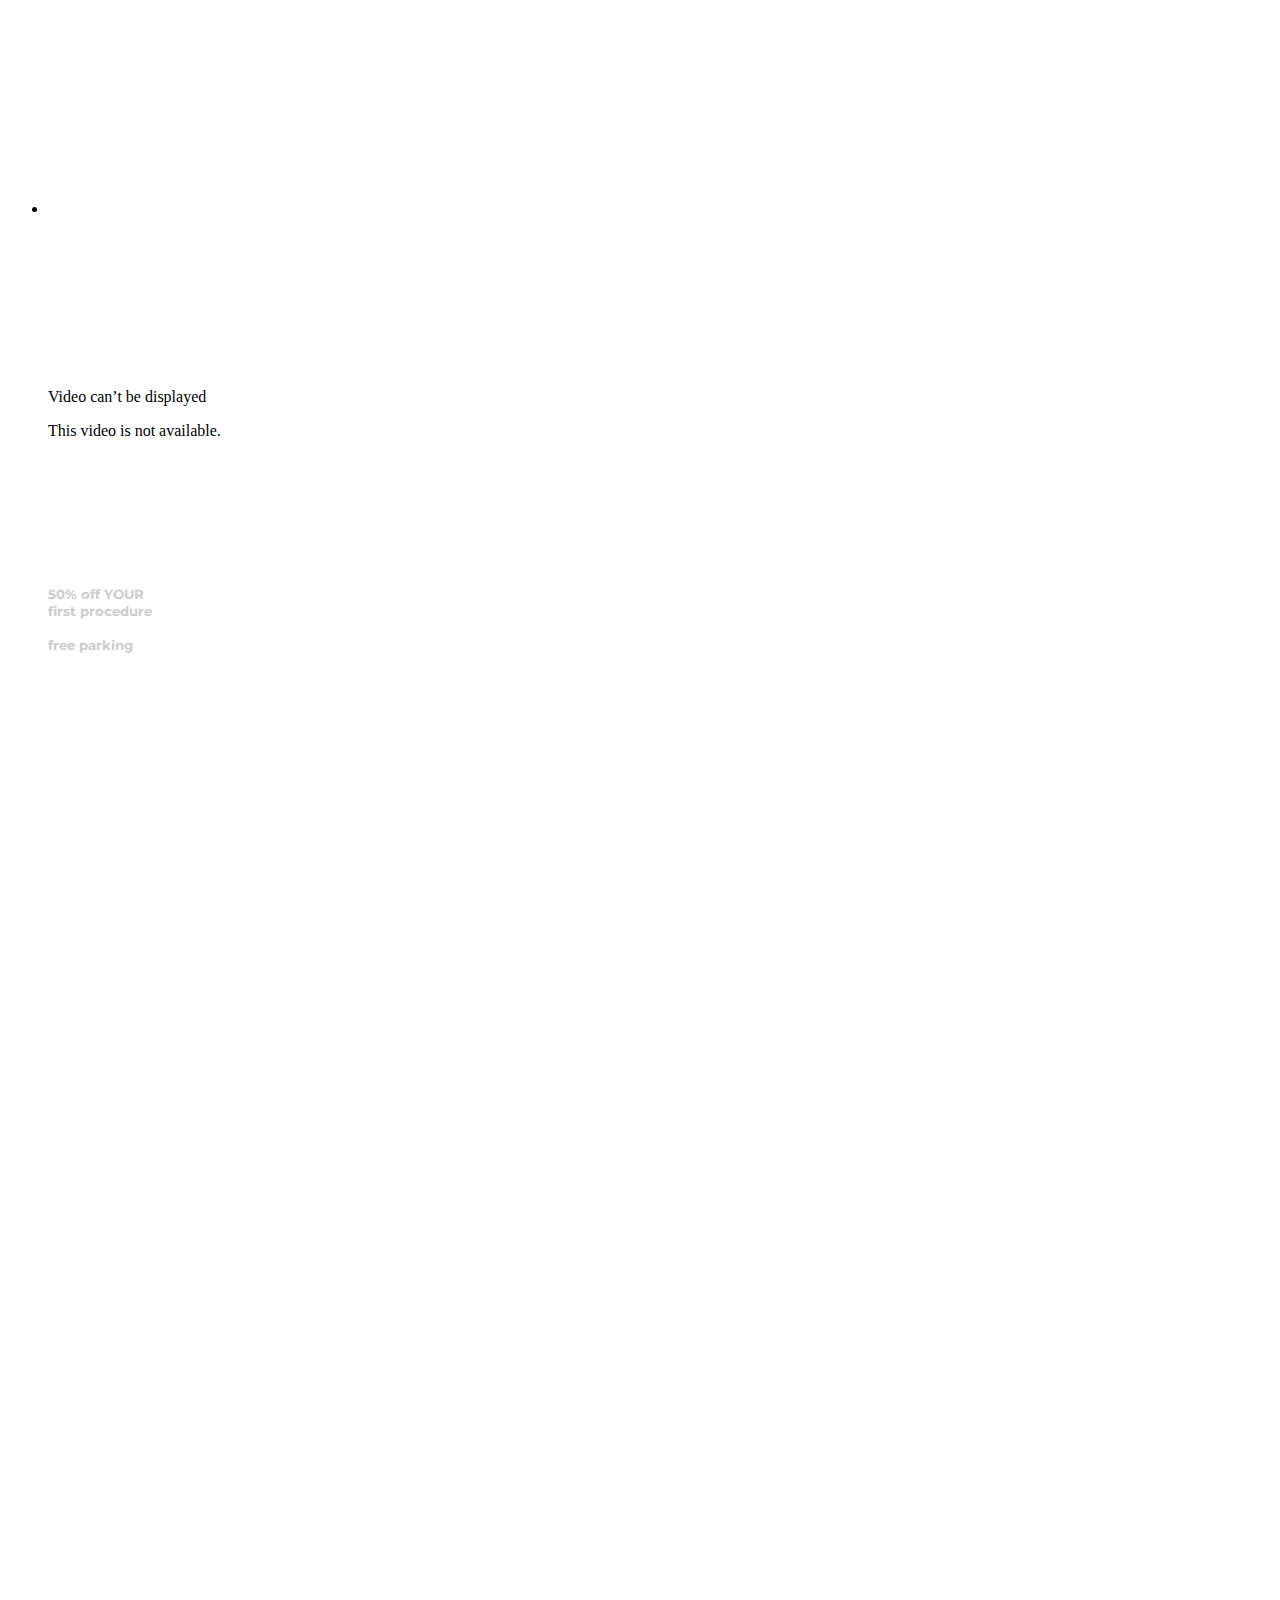
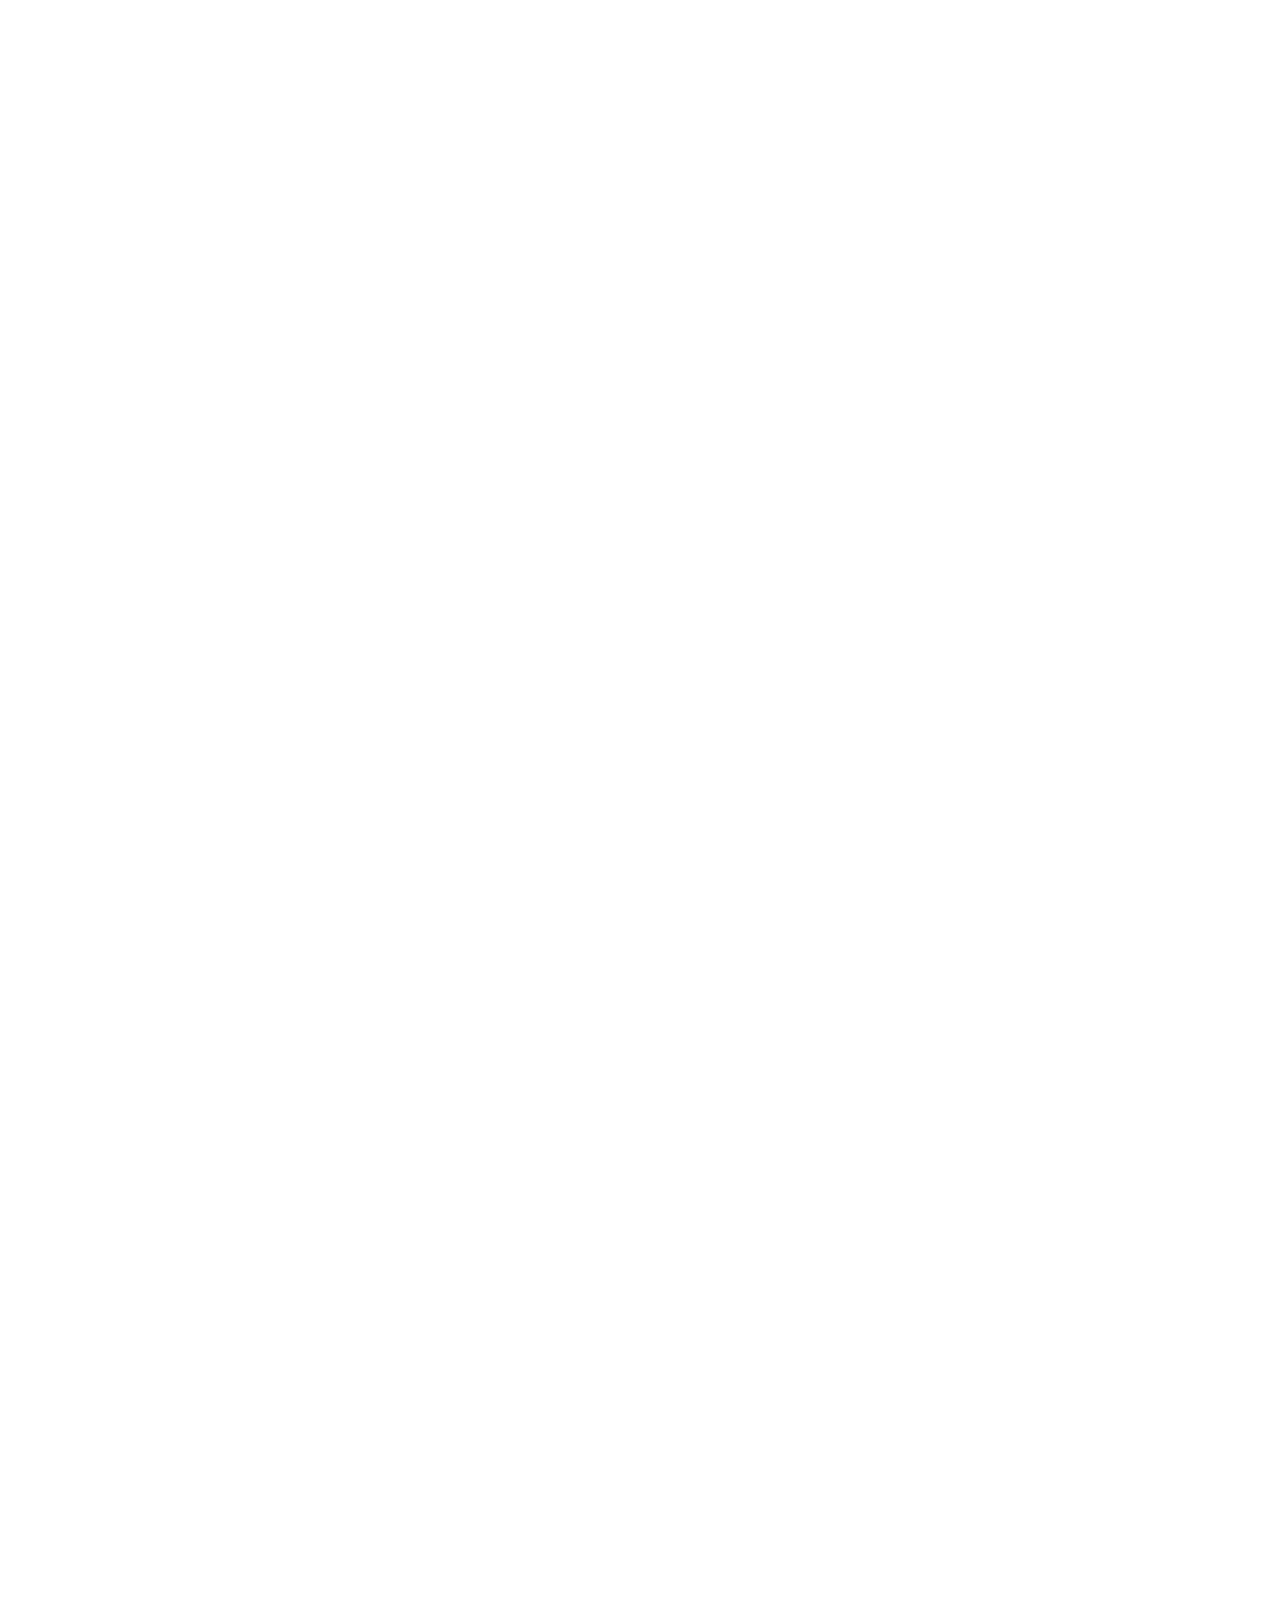
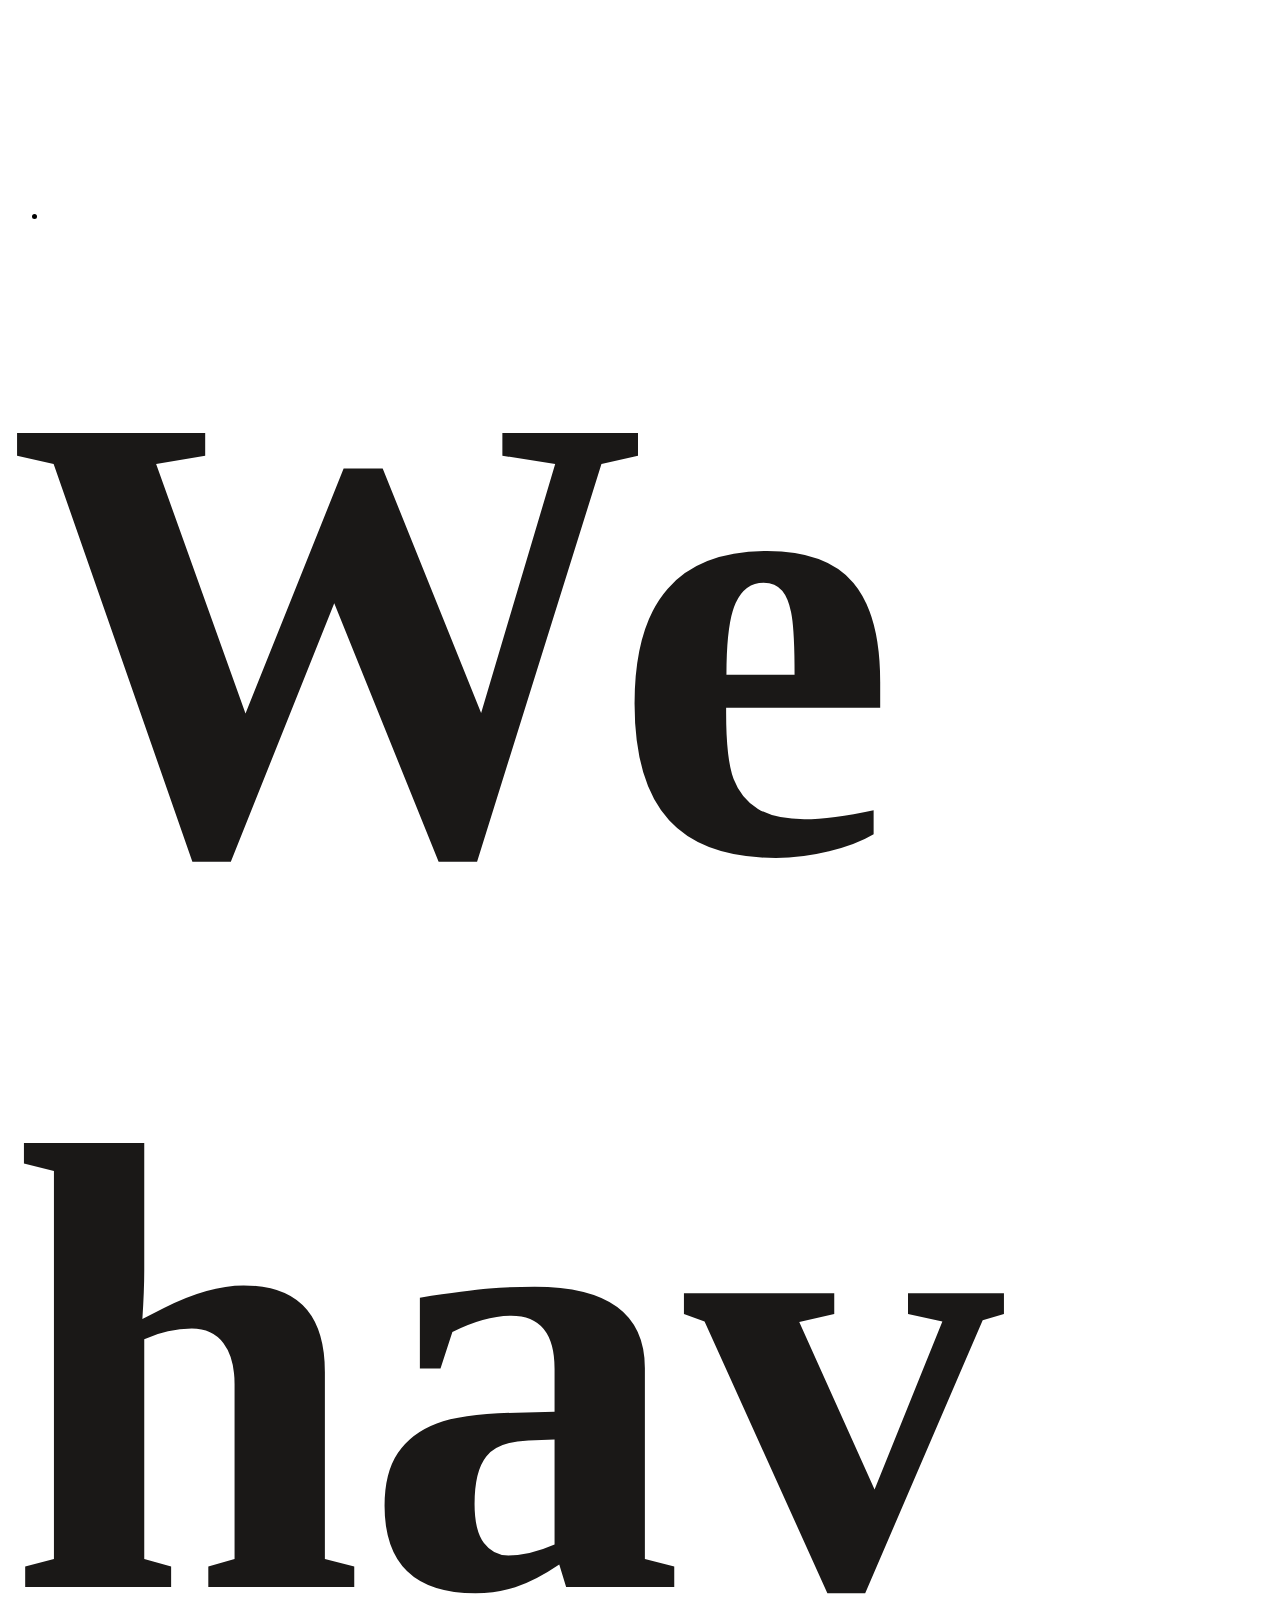
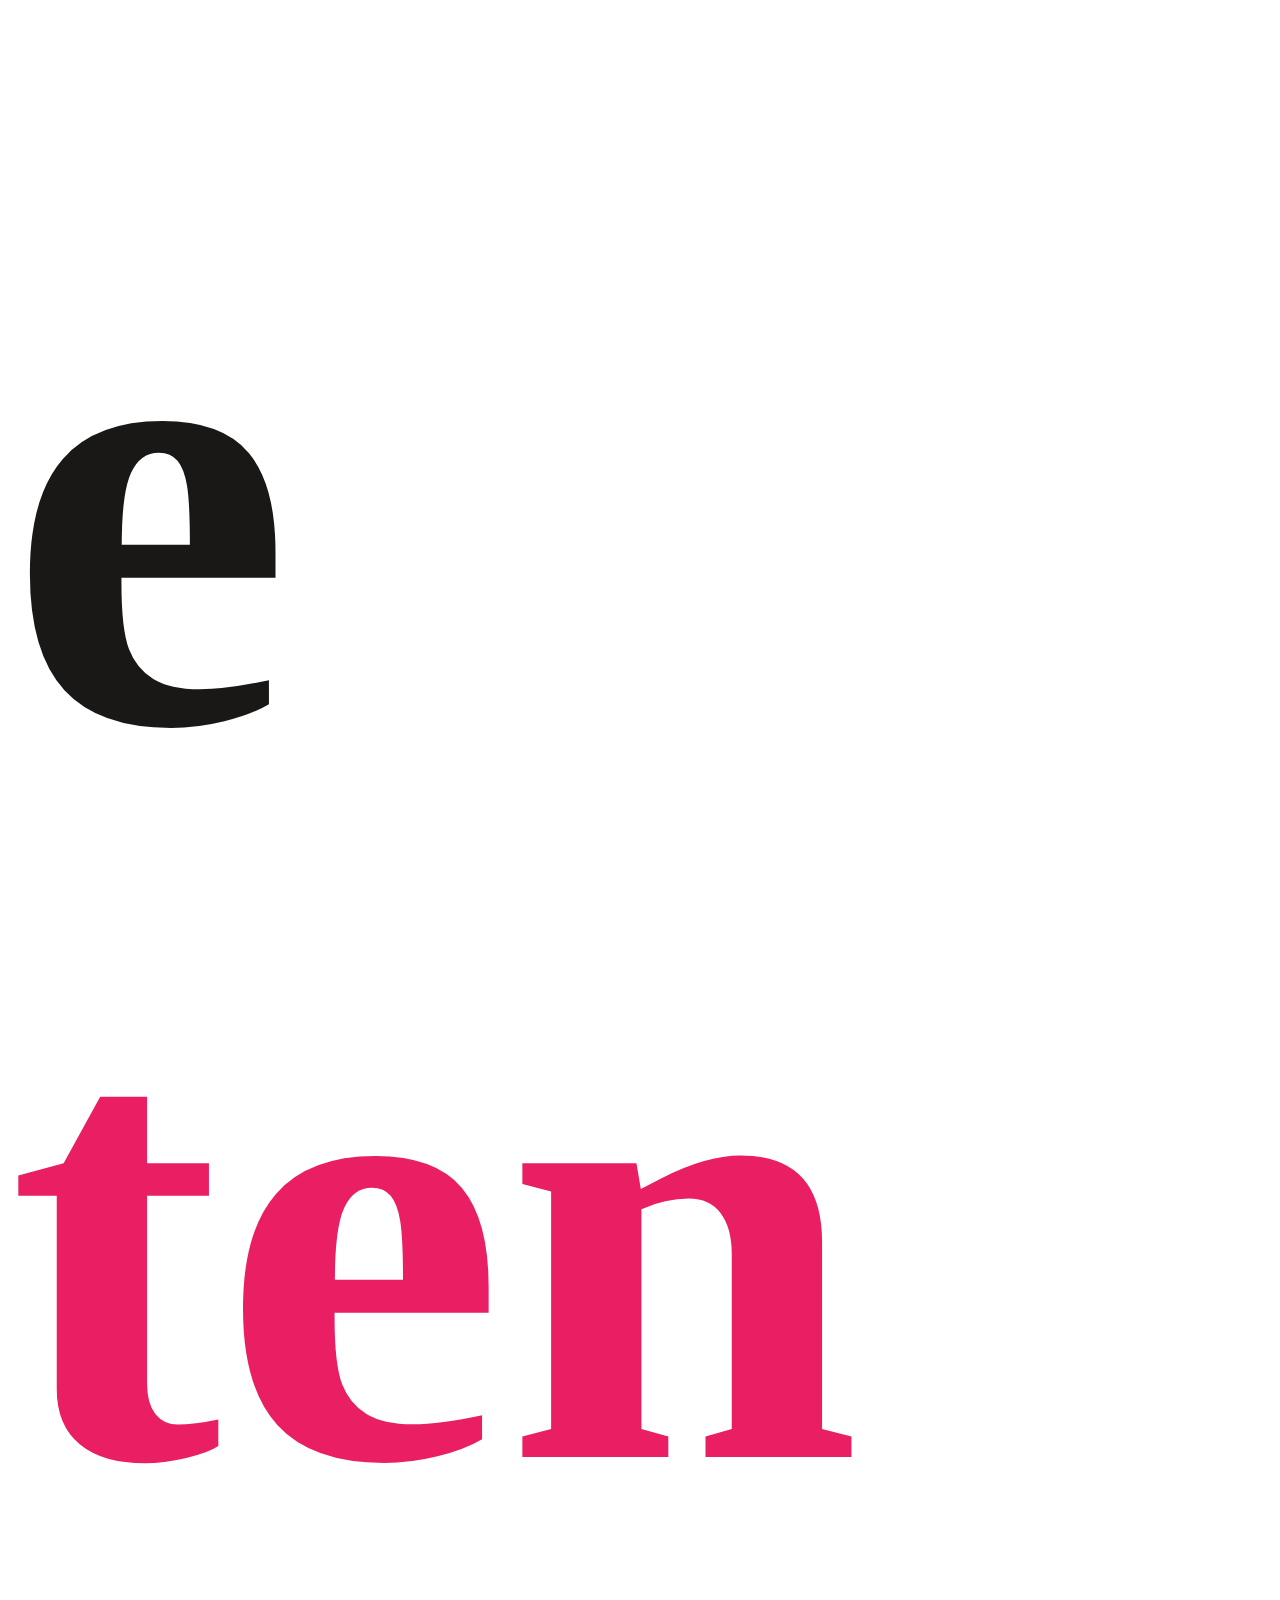
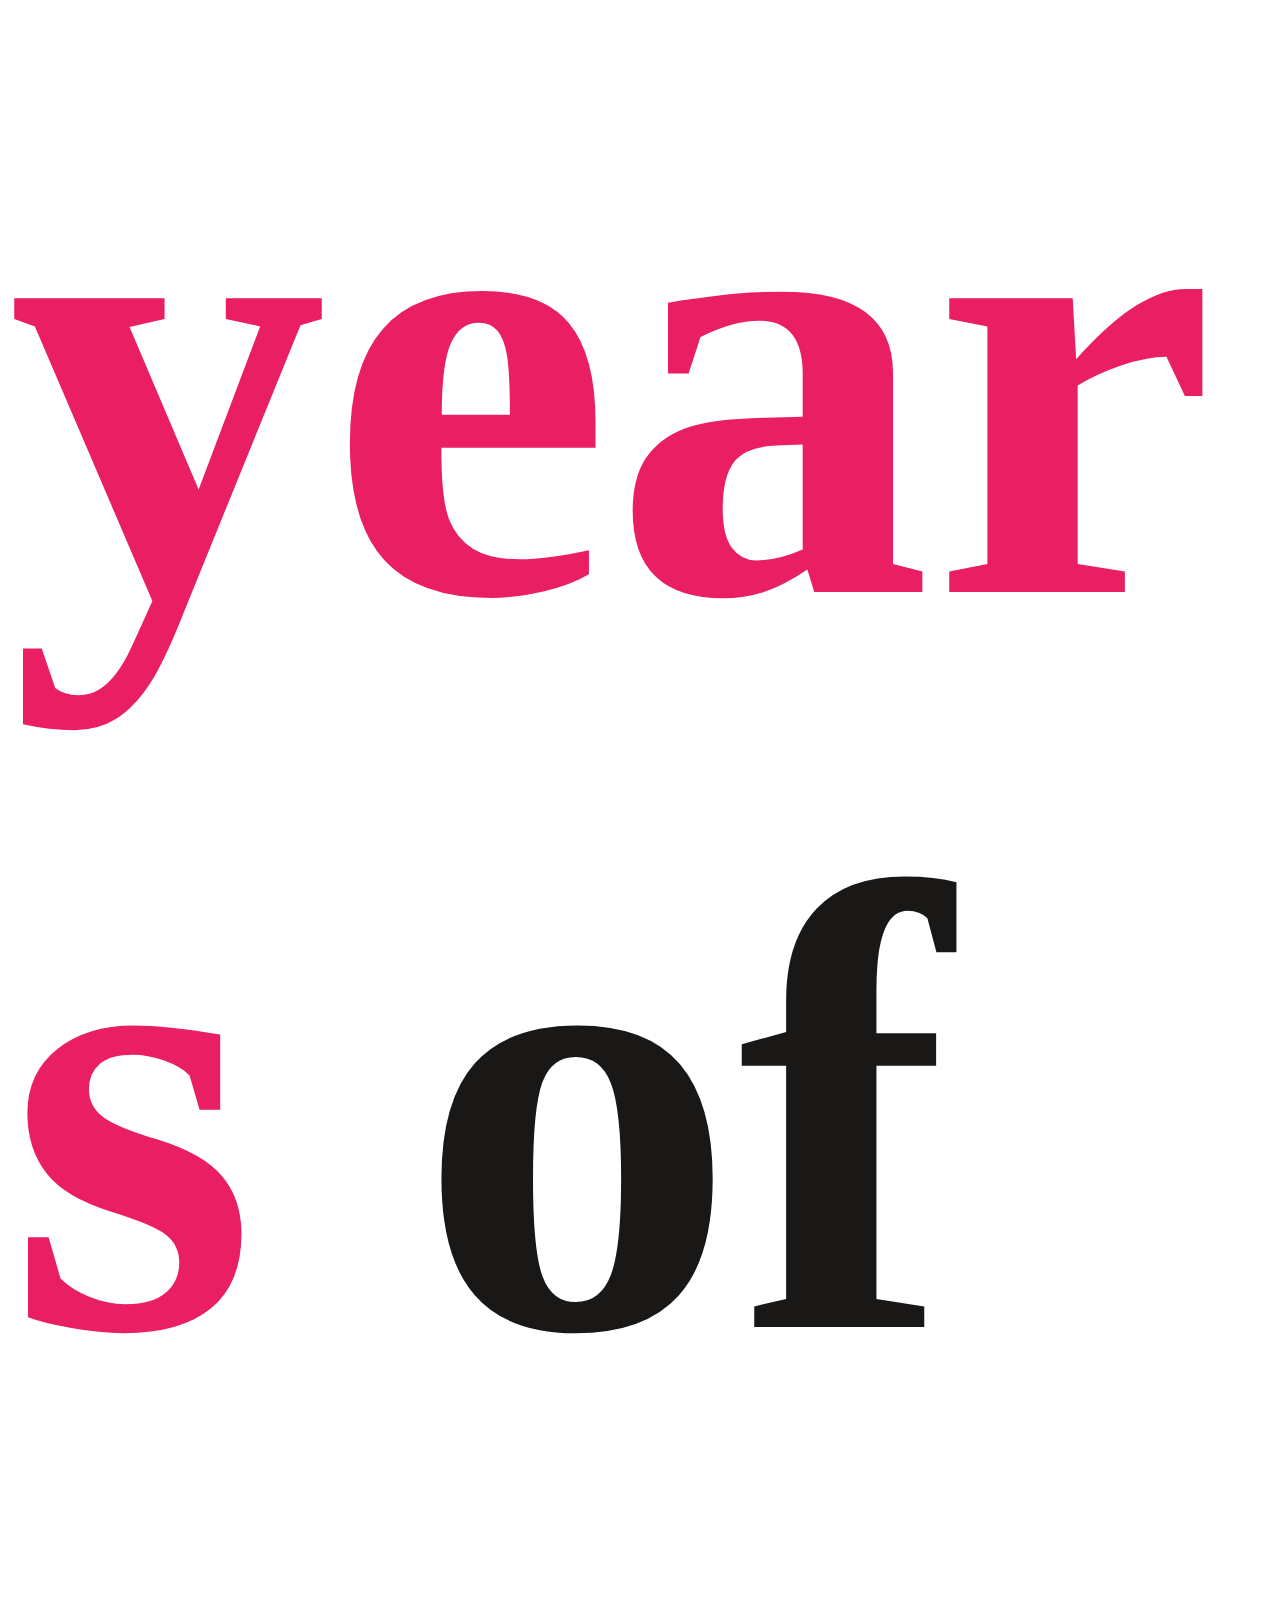
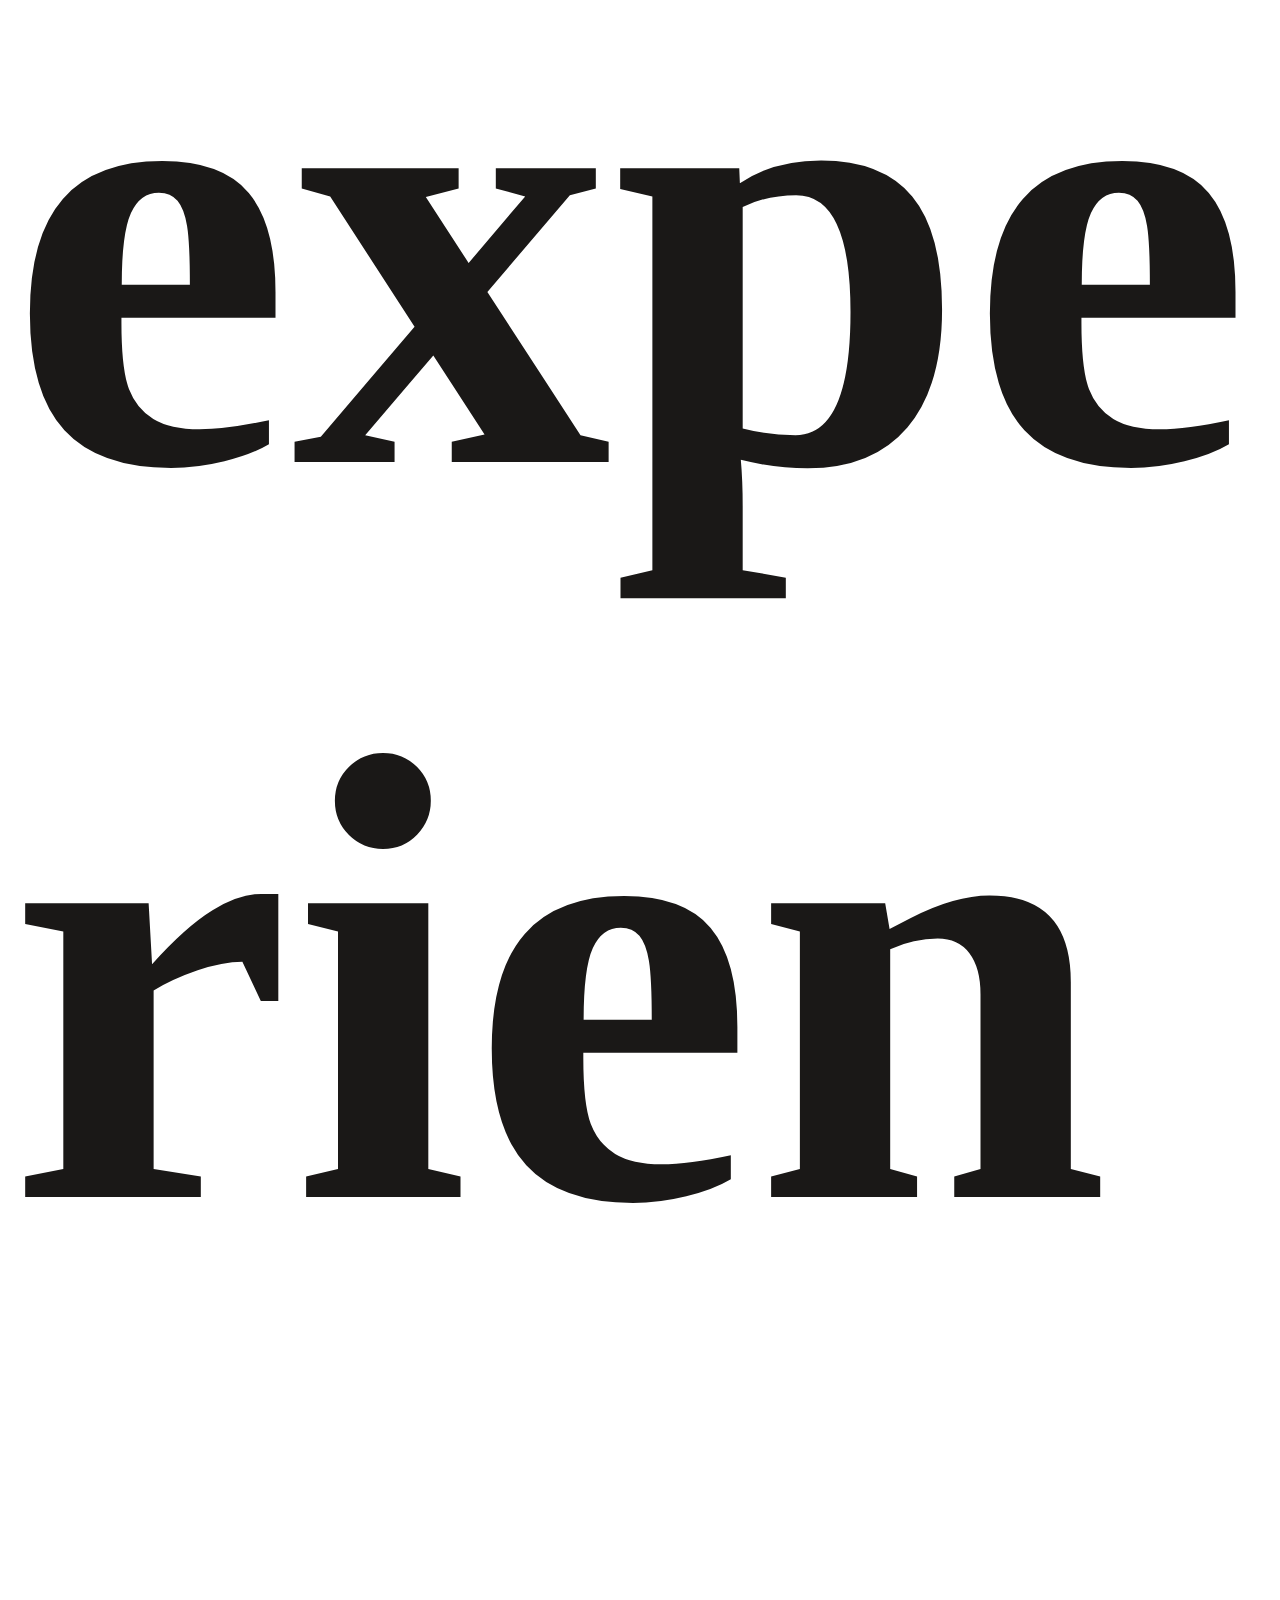
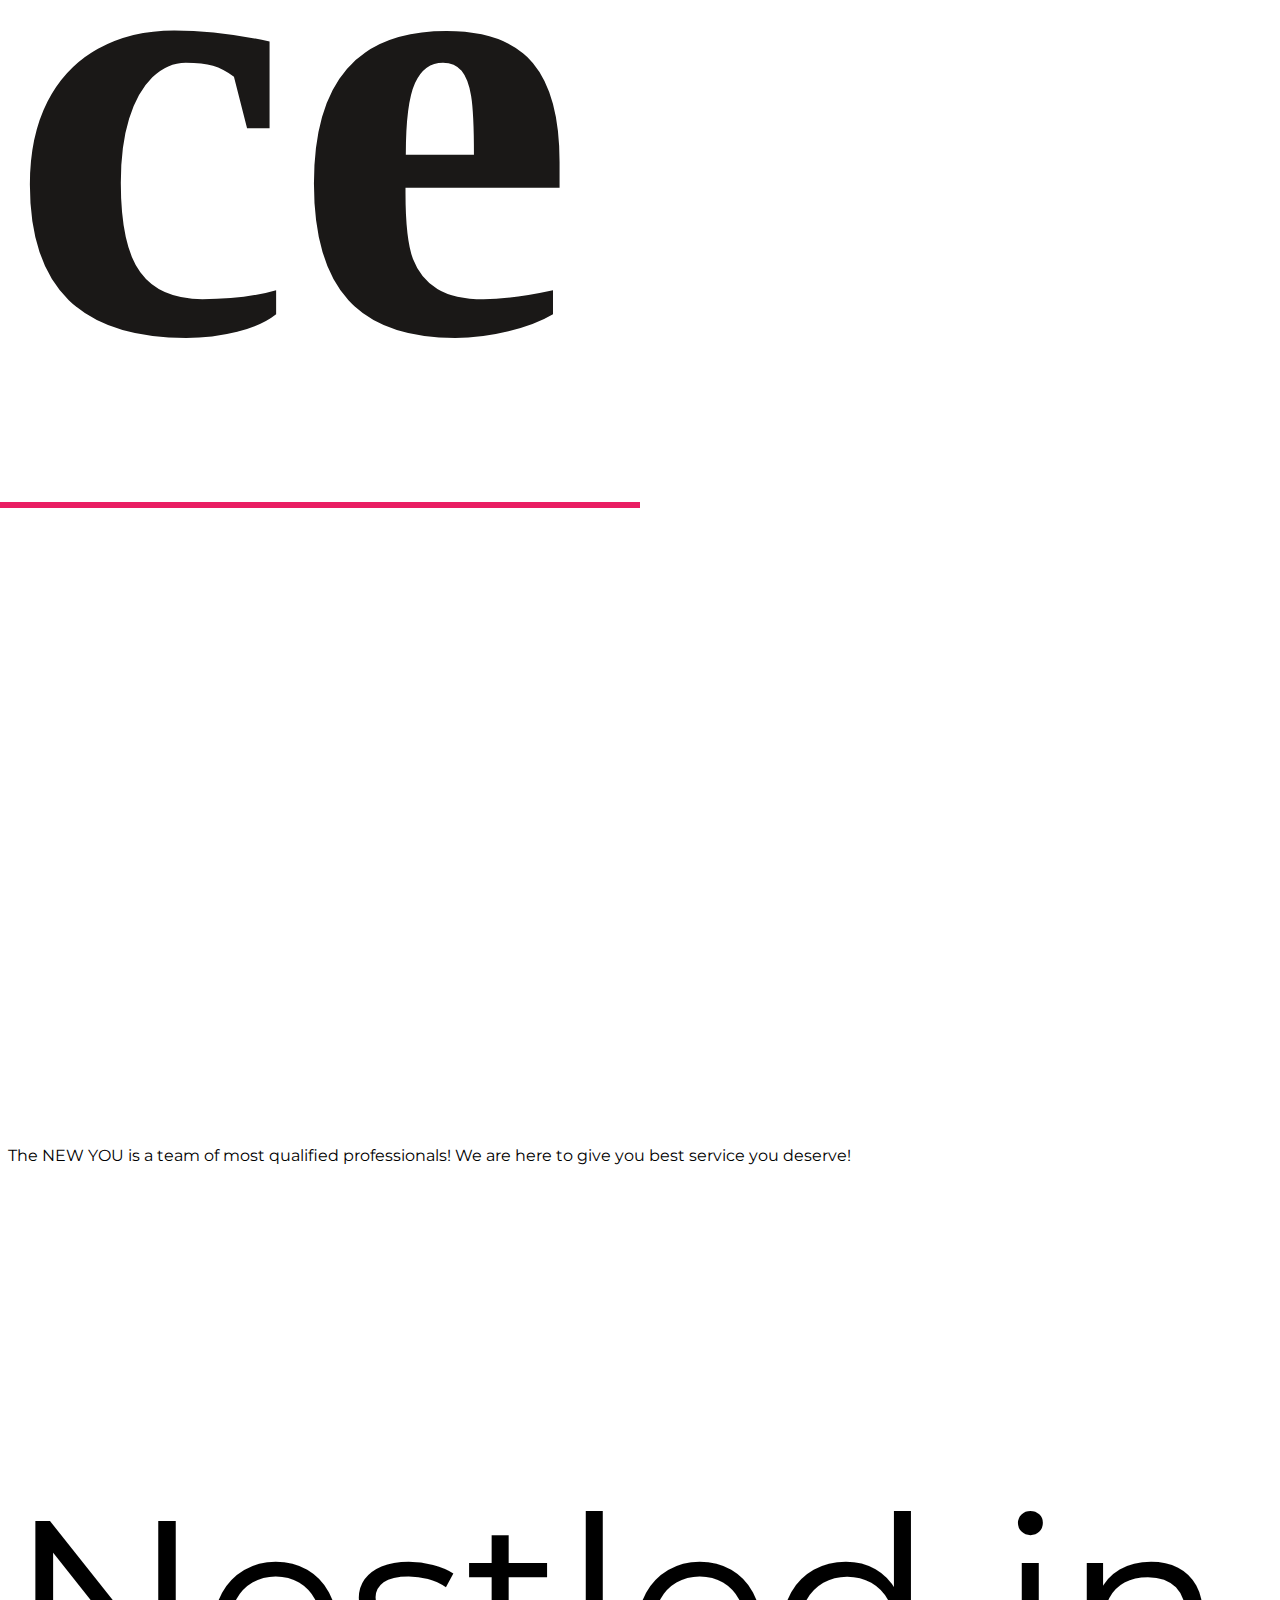
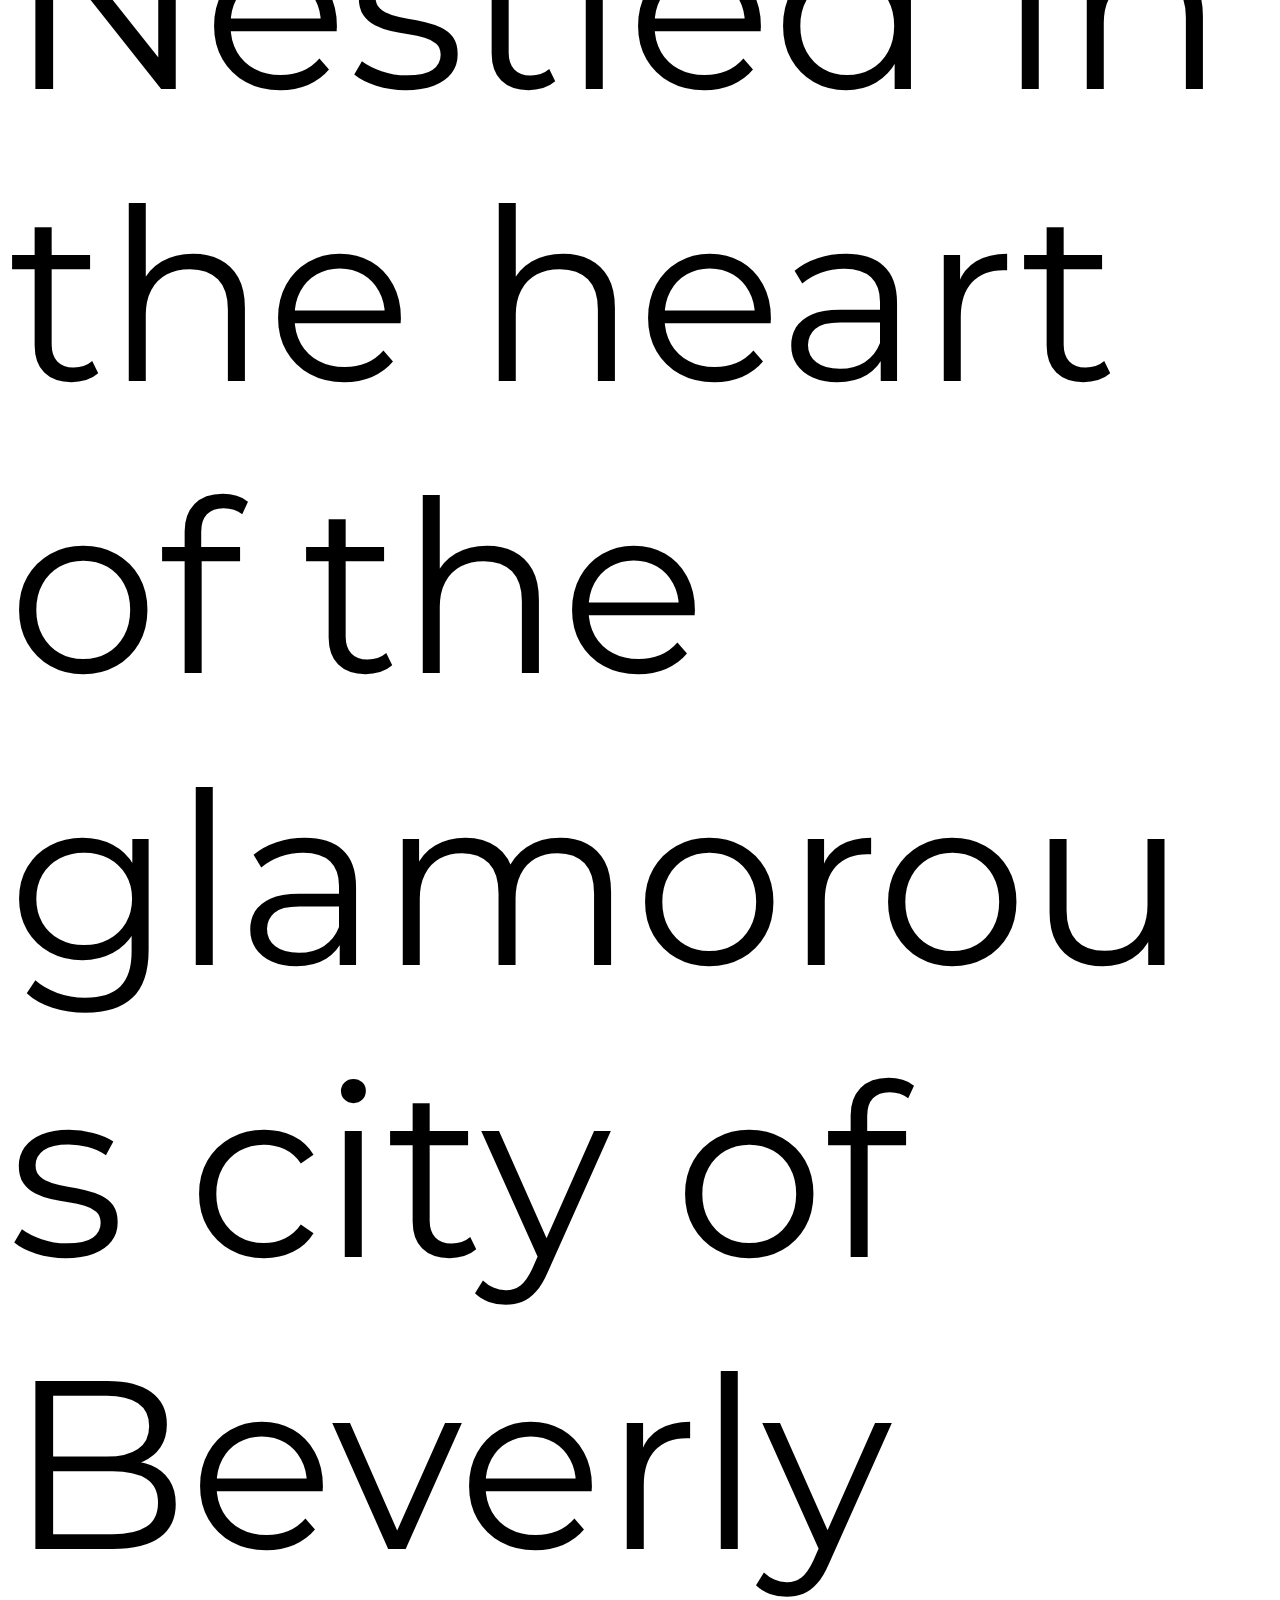
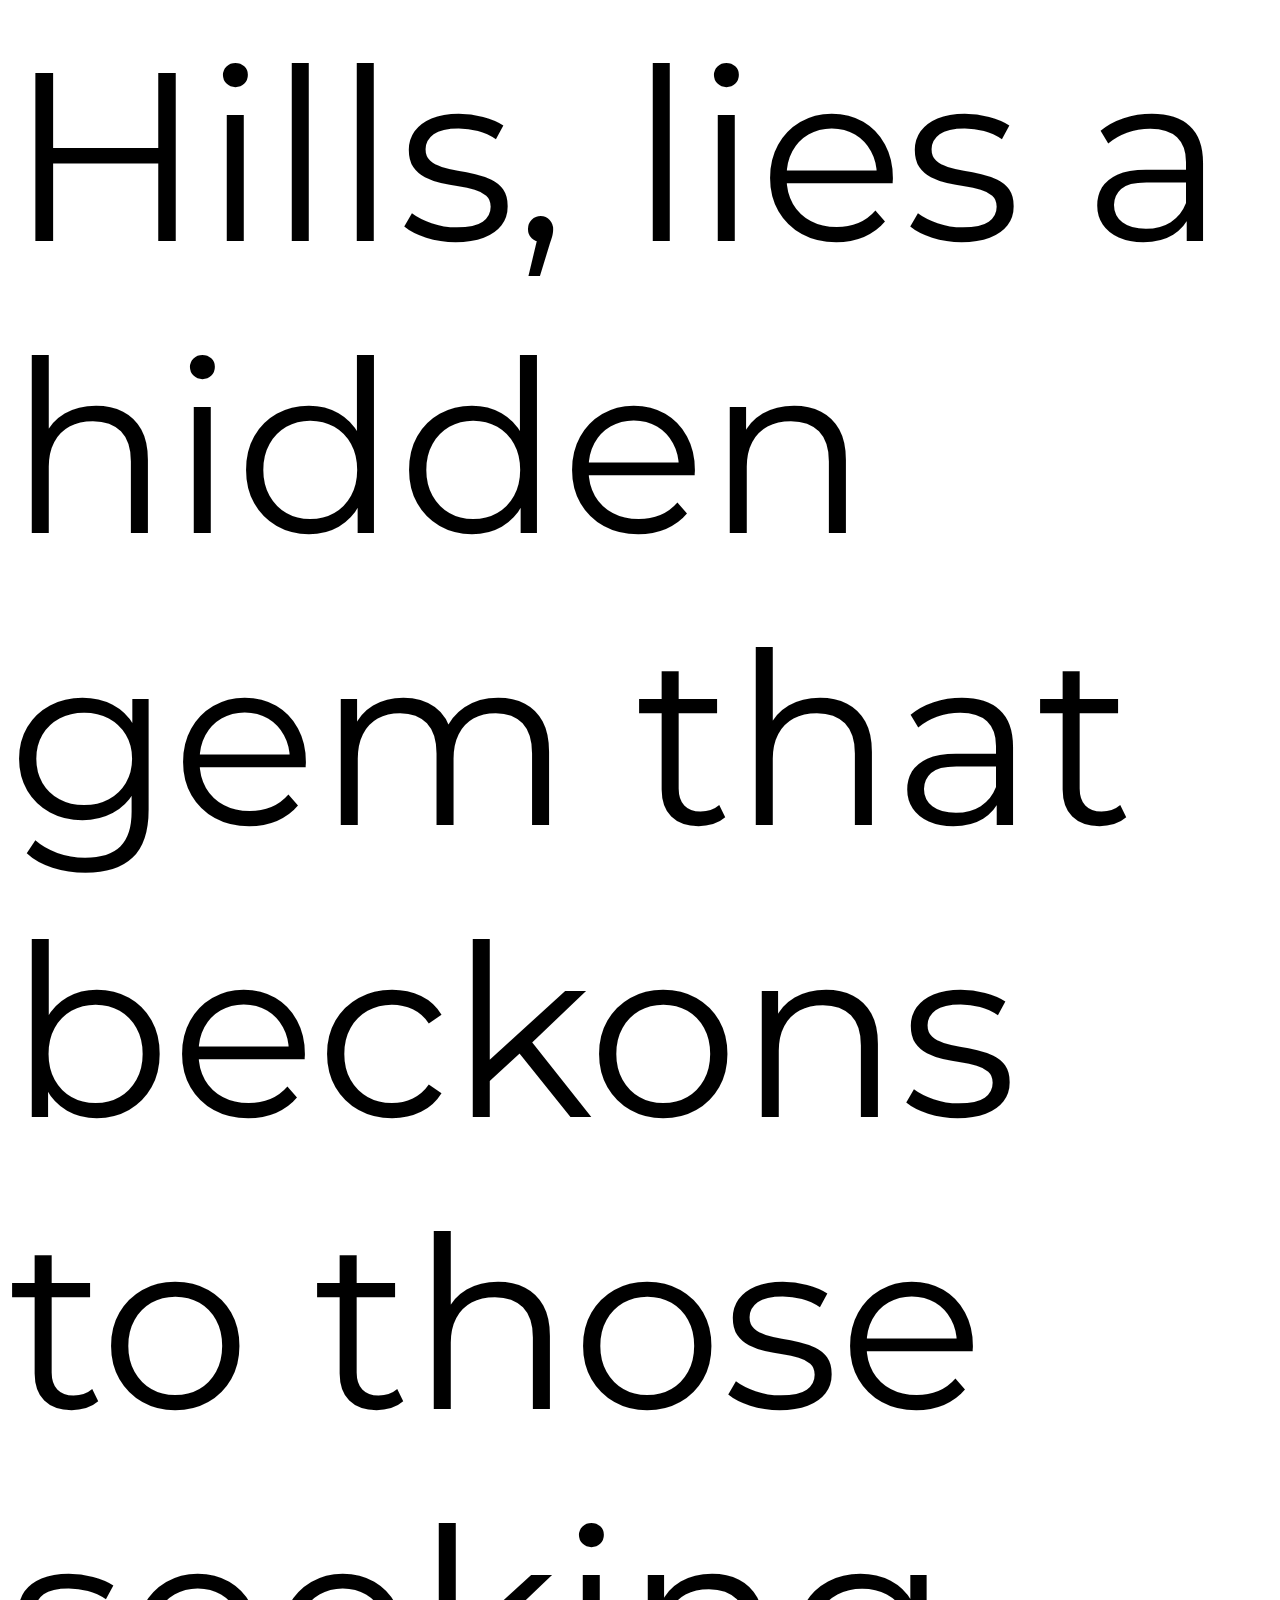
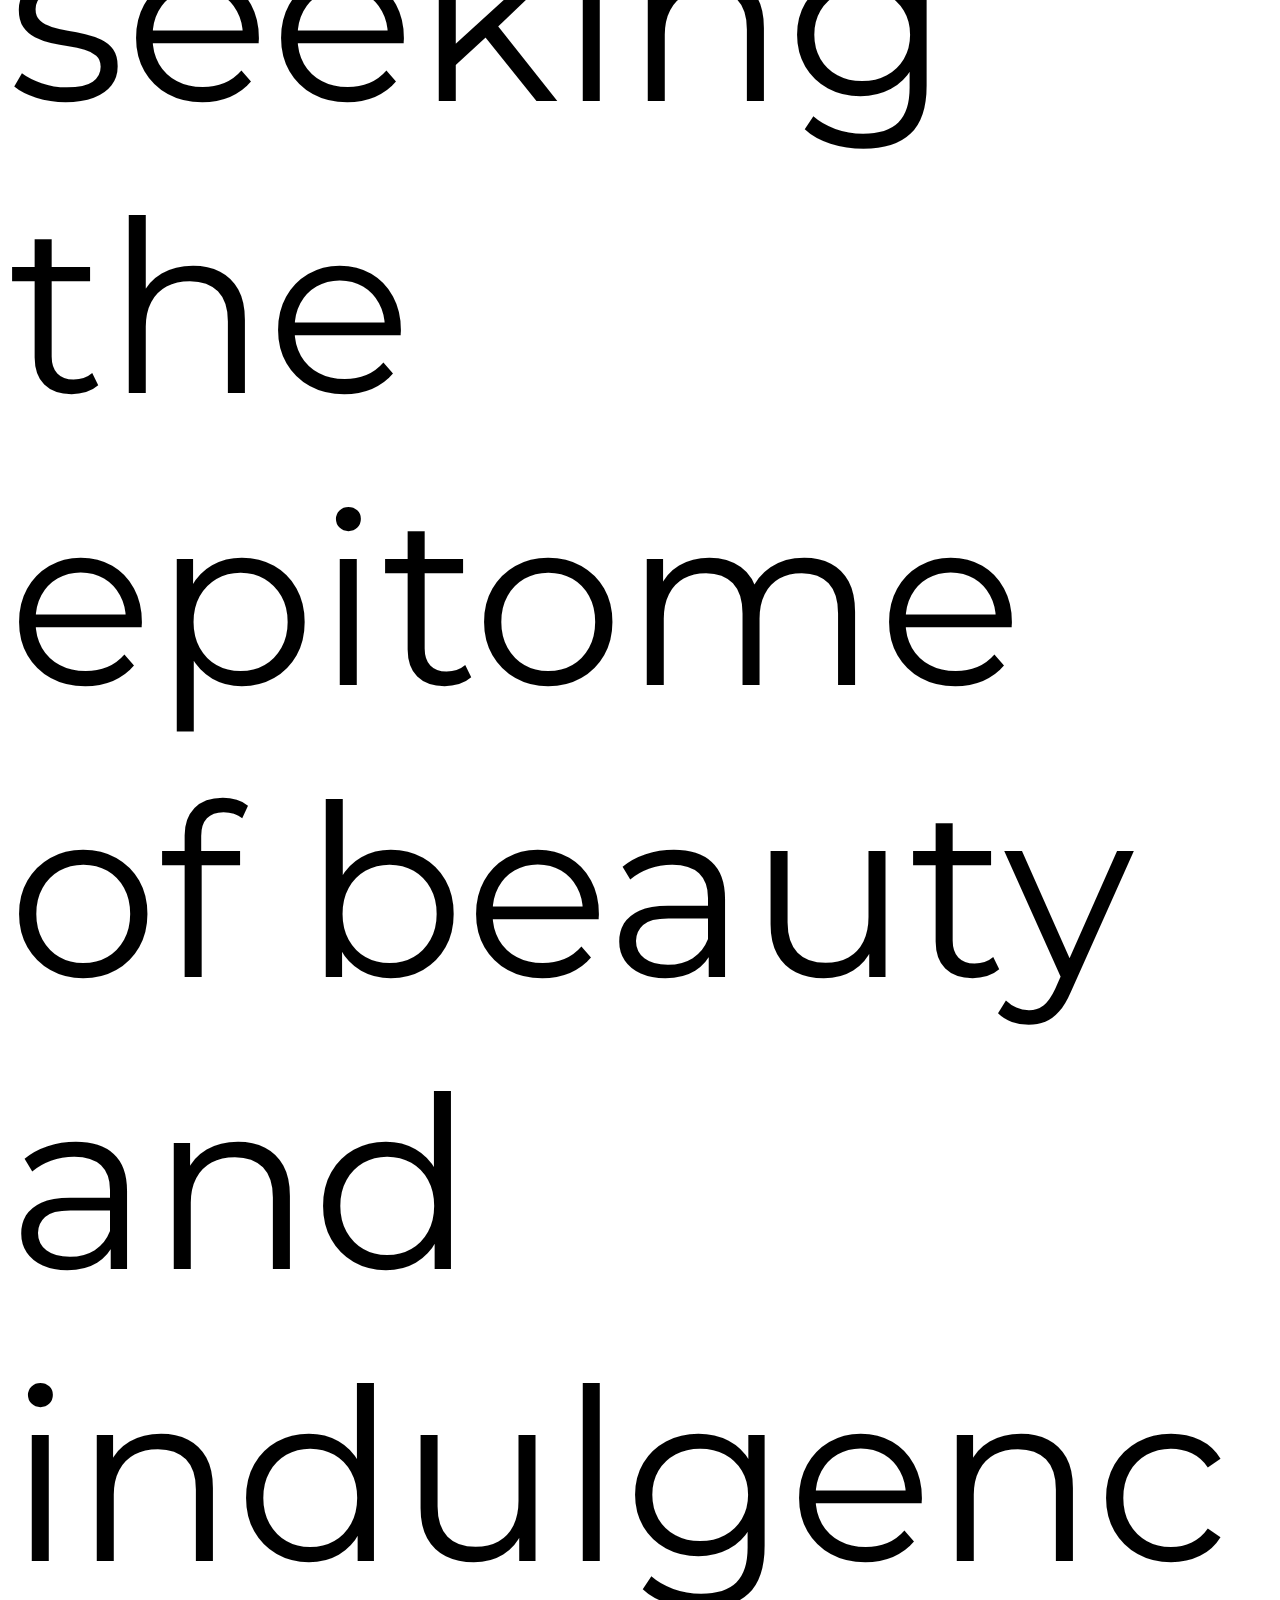
<file: index.html>
<!-- page-render Thu Jan 04 2024 06:52:36 GMT+0000 (Coordinated Universal Time)-->
<!DOCTYPE html>
<html lang="en" itemType="https://schema.org/WebPage" prefix="og: http://ogp.me/ns#">

<!-- Mirrored from newyouca.com/ by HTTrack Website Copier/3.x [XR&CO'2014], Wed, 24 Jan 2024 02:38:52 GMT -->
<head>
  <meta charset="utf-8"/>
  <meta http-equiv="X-UA-Compatible" content="IE=edge"/>
  <meta name="viewport" content="width=device-width, initial-scale=1, viewport-fit=cover"/>
  <meta name="format-detection" content="telephone=no">
  <meta property="og:site_name" content="New You">
  <meta property="og:type" content="website" />
  <meta property="og:url" content="index.html">
  <meta name="twitter:url" content="index.html">
  <meta name="twitter:card" content="summary_large_image">
  <link href="favicons/062b07c7-91ea-4523-8611-c14ebe1df163/favicon-16x16.png" type="image/png" rel="shortcut icon" sizes="16x16">
  <link href="favicons/062b07c7-91ea-4523-8611-c14ebe1df163/favicon-32x32.png" type="image/png" rel="icon" sizes="32x32">
  <link href="favicons/062b07c7-91ea-4523-8611-c14ebe1df163/favicon-180x180.png" type="image/png" rel="icon" sizes="180x180">
  <link rel="stylesheet" href="https://static-gcs.edit.site/bundle/publish/0.38.16/publish.css">
  <link rel="stylesheet" type="text/css" href="styles/062b07c7-91ea-4523-8611-c14ebe1df163fb3a.css?v=1696602315000" id="global_styles">
  <style type="text/css">
  /* cyrillic */
  @font-face {
    font-family: 'PT Sans';
    font-style: normal;
    font-weight: 400;
    font-display: swap;
    src: url(__fonts/pt-sans-normal-400.woff2) format('woff2');
    unicode-range: U+0301, U+0400-045F, U+0490-0491, U+04B0-04B1, U+2116;
  } 
  /* cyrillic-ext */
  @font-face {
    font-family: 'PT Sans';
    font-style: normal;
    font-weight: 400;
    font-display: swap;
    src: url(__fonts/pt-sans-normal-400.woff2) format('woff2');
    unicode-range: U+0460-052F, U+1C80-1C88, U+20B4, U+2DE0-2DFF, U+A640-A69F, U+FE2E-FE2F;
  } 
  /* latin */
  @font-face {
    font-family: 'PT Sans';
    font-style: normal;
    font-weight: 400;
    font-display: swap;
    src: url(__fonts/pt-sans-normal-400.woff2) format('woff2');
    unicode-range: U+0000-00FF, U+0131, U+0152-0153, U+02BB-02BC, U+02C6, U+02DA, U+02DC, U+2000-206F, U+2074, U+20AC, U+2122, U+2191, U+2193, U+2212, U+2215, U+FEFF, U+FFFD;
  } 
  /* latin-ext */
  @font-face {
    font-family: 'PT Sans';
    font-style: normal;
    font-weight: 400;
    font-display: swap;
    src: url(__fonts/pt-sans-normal-400.woff2) format('woff2');
    unicode-range: U+0100-024F, U+0259, U+1E00-1EFF, U+2020, U+20A0-20AB, U+20AD-20CF, U+2113, U+2C60-2C7F, U+A720-A7FF;
  } 
  /* cyrillic */
  @font-face {
    font-family: 'PT Sans';
    font-style: italic;
    font-weight: 400;
    font-display: swap;
    src: url(__fonts/pt-sans-italic-400.woff2) format('woff2');
    unicode-range: U+0301, U+0400-045F, U+0490-0491, U+04B0-04B1, U+2116;
  } 
  /* cyrillic-ext */
  @font-face {
    font-family: 'PT Sans';
    font-style: italic;
    font-weight: 400;
    font-display: swap;
    src: url(__fonts/pt-sans-italic-400.woff2) format('woff2');
    unicode-range: U+0460-052F, U+1C80-1C88, U+20B4, U+2DE0-2DFF, U+A640-A69F, U+FE2E-FE2F;
  } 
  /* latin */
  @font-face {
    font-family: 'PT Sans';
    font-style: italic;
    font-weight: 400;
    font-display: swap;
    src: url(__fonts/pt-sans-italic-400.woff2) format('woff2');
    unicode-range: U+0000-00FF, U+0131, U+0152-0153, U+02BB-02BC, U+02C6, U+02DA, U+02DC, U+2000-206F, U+2074, U+20AC, U+2122, U+2191, U+2193, U+2212, U+2215, U+FEFF, U+FFFD;
  } 
  /* latin-ext */
  @font-face {
    font-family: 'PT Sans';
    font-style: italic;
    font-weight: 400;
    font-display: swap;
    src: url(__fonts/pt-sans-italic-400.woff2) format('woff2');
    unicode-range: U+0100-024F, U+0259, U+1E00-1EFF, U+2020, U+20A0-20AB, U+20AD-20CF, U+2113, U+2C60-2C7F, U+A720-A7FF;
  } 
  /* cyrillic */
  @font-face {
    font-family: 'PT Sans';
    font-style: normal;
    font-weight: 700;
    font-display: swap;
    src: url(__fonts/pt-sans-normal-700.woff2) format('woff2');
    unicode-range: U+0301, U+0400-045F, U+0490-0491, U+04B0-04B1, U+2116;
  } 
  /* cyrillic-ext */
  @font-face {
    font-family: 'PT Sans';
    font-style: normal;
    font-weight: 700;
    font-display: swap;
    src: url(__fonts/pt-sans-normal-700.woff2) format('woff2');
    unicode-range: U+0460-052F, U+1C80-1C88, U+20B4, U+2DE0-2DFF, U+A640-A69F, U+FE2E-FE2F;
  } 
  /* latin */
  @font-face {
    font-family: 'PT Sans';
    font-style: normal;
    font-weight: 700;
    font-display: swap;
    src: url(__fonts/pt-sans-normal-700.woff2) format('woff2');
    unicode-range: U+0000-00FF, U+0131, U+0152-0153, U+02BB-02BC, U+02C6, U+02DA, U+02DC, U+2000-206F, U+2074, U+20AC, U+2122, U+2191, U+2193, U+2212, U+2215, U+FEFF, U+FFFD;
  } 
  /* latin-ext */
  @font-face {
    font-family: 'PT Sans';
    font-style: normal;
    font-weight: 700;
    font-display: swap;
    src: url(__fonts/pt-sans-normal-700.woff2) format('woff2');
    unicode-range: U+0100-024F, U+0259, U+1E00-1EFF, U+2020, U+20A0-20AB, U+20AD-20CF, U+2113, U+2C60-2C7F, U+A720-A7FF;
  } 
  /* cyrillic */
  @font-face {
    font-family: 'PT Sans';
    font-style: italic;
    font-weight: 700;
    font-display: swap;
    src: url(__fonts/pt-sans-italic-700.woff2) format('woff2');
    unicode-range: U+0301, U+0400-045F, U+0490-0491, U+04B0-04B1, U+2116;
  } 
  /* cyrillic-ext */
  @font-face {
    font-family: 'PT Sans';
    font-style: italic;
    font-weight: 700;
    font-display: swap;
    src: url(__fonts/pt-sans-italic-700.woff2) format('woff2');
    unicode-range: U+0460-052F, U+1C80-1C88, U+20B4, U+2DE0-2DFF, U+A640-A69F, U+FE2E-FE2F;
  } 
  /* latin */
  @font-face {
    font-family: 'PT Sans';
    font-style: italic;
    font-weight: 700;
    font-display: swap;
    src: url(__fonts/pt-sans-italic-700.woff2) format('woff2');
    unicode-range: U+0000-00FF, U+0131, U+0152-0153, U+02BB-02BC, U+02C6, U+02DA, U+02DC, U+2000-206F, U+2074, U+20AC, U+2122, U+2191, U+2193, U+2212, U+2215, U+FEFF, U+FFFD;
  } 
  /* latin-ext */
  @font-face {
    font-family: 'PT Sans';
    font-style: italic;
    font-weight: 700;
    font-display: swap;
    src: url(__fonts/pt-sans-italic-700.woff2) format('woff2');
    unicode-range: U+0100-024F, U+0259, U+1E00-1EFF, U+2020, U+20A0-20AB, U+20AD-20CF, U+2113, U+2C60-2C7F, U+A720-A7FF;
  } 
  /* cyrillic */
  @font-face {
    font-family: 'Playfair Display';
    font-style: normal;
    font-weight: 400;
    font-display: swap;
    src: url(__fonts/playfair-display-normal-400.woff2) format('woff2');
    unicode-range: U+0301, U+0400-045F, U+0490-0491, U+04B0-04B1, U+2116;
  } 
  /* latin */
  @font-face {
    font-family: 'Playfair Display';
    font-style: normal;
    font-weight: 400;
    font-display: swap;
    src: url(__fonts/playfair-display-normal-400.woff2) format('woff2');
    unicode-range: U+0000-00FF, U+0131, U+0152-0153, U+02BB-02BC, U+02C6, U+02DA, U+02DC, U+2000-206F, U+2074, U+20AC, U+2122, U+2191, U+2193, U+2212, U+2215, U+FEFF, U+FFFD;
  } 
  /* latin-ext */
  @font-face {
    font-family: 'Playfair Display';
    font-style: normal;
    font-weight: 400;
    font-display: swap;
    src: url(__fonts/playfair-display-normal-400.woff2) format('woff2');
    unicode-range: U+0100-024F, U+0259, U+1E00-1EFF, U+2020, U+20A0-20AB, U+20AD-20CF, U+2113, U+2C60-2C7F, U+A720-A7FF;
  } 
  /* vietnamese */
  @font-face {
    font-family: 'Playfair Display';
    font-style: normal;
    font-weight: 400;
    font-display: swap;
    src: url(__fonts/playfair-display-normal-400.woff2) format('woff2');
    unicode-range: U+0102-0103, U+0110-0111, U+0128-0129, U+0168-0169, U+01A0-01A1, U+01AF-01B0, U+1EA0-1EF9, U+20AB;
  } 
  /* cyrillic */
  @font-face {
    font-family: 'Playfair Display';
    font-style: normal;
    font-weight: 500;
    font-display: swap;
    src: url(__fonts/playfair-display-normal-500.woff2) format('woff2');
    unicode-range: U+0301, U+0400-045F, U+0490-0491, U+04B0-04B1, U+2116;
  } 
  /* latin */
  @font-face {
    font-family: 'Playfair Display';
    font-style: normal;
    font-weight: 500;
    font-display: swap;
    src: url(__fonts/playfair-display-normal-500.woff2) format('woff2');
    unicode-range: U+0000-00FF, U+0131, U+0152-0153, U+02BB-02BC, U+02C6, U+02DA, U+02DC, U+2000-206F, U+2074, U+20AC, U+2122, U+2191, U+2193, U+2212, U+2215, U+FEFF, U+FFFD;
  } 
  /* latin-ext */
  @font-face {
    font-family: 'Playfair Display';
    font-style: normal;
    font-weight: 500;
    font-display: swap;
    src: url(__fonts/playfair-display-normal-500.woff2) format('woff2');
    unicode-range: U+0100-024F, U+0259, U+1E00-1EFF, U+2020, U+20A0-20AB, U+20AD-20CF, U+2113, U+2C60-2C7F, U+A720-A7FF;
  } 
  /* vietnamese */
  @font-face {
    font-family: 'Playfair Display';
    font-style: normal;
    font-weight: 500;
    font-display: swap;
    src: url(__fonts/playfair-display-normal-500.woff2) format('woff2');
    unicode-range: U+0102-0103, U+0110-0111, U+0128-0129, U+0168-0169, U+01A0-01A1, U+01AF-01B0, U+1EA0-1EF9, U+20AB;
  } 
  /* cyrillic */
  @font-face {
    font-family: 'Playfair Display';
    font-style: normal;
    font-weight: 600;
    font-display: swap;
    src: url(__fonts/playfair-display-normal-600.woff2) format('woff2');
    unicode-range: U+0301, U+0400-045F, U+0490-0491, U+04B0-04B1, U+2116;
  } 
  /* latin */
  @font-face {
    font-family: 'Playfair Display';
    font-style: normal;
    font-weight: 600;
    font-display: swap;
    src: url(__fonts/playfair-display-normal-600.woff2) format('woff2');
    unicode-range: U+0000-00FF, U+0131, U+0152-0153, U+02BB-02BC, U+02C6, U+02DA, U+02DC, U+2000-206F, U+2074, U+20AC, U+2122, U+2191, U+2193, U+2212, U+2215, U+FEFF, U+FFFD;
  } 
  /* latin-ext */
  @font-face {
    font-family: 'Playfair Display';
    font-style: normal;
    font-weight: 600;
    font-display: swap;
    src: url(__fonts/playfair-display-normal-600.woff2) format('woff2');
    unicode-range: U+0100-024F, U+0259, U+1E00-1EFF, U+2020, U+20A0-20AB, U+20AD-20CF, U+2113, U+2C60-2C7F, U+A720-A7FF;
  } 
  /* vietnamese */
  @font-face {
    font-family: 'Playfair Display';
    font-style: normal;
    font-weight: 600;
    font-display: swap;
    src: url(__fonts/playfair-display-normal-600.woff2) format('woff2');
    unicode-range: U+0102-0103, U+0110-0111, U+0128-0129, U+0168-0169, U+01A0-01A1, U+01AF-01B0, U+1EA0-1EF9, U+20AB;
  } 
  /* cyrillic */
  @font-face {
    font-family: 'Playfair Display';
    font-style: normal;
    font-weight: 700;
    font-display: swap;
    src: url(__fonts/playfair-display-normal-700.woff2) format('woff2');
    unicode-range: U+0301, U+0400-045F, U+0490-0491, U+04B0-04B1, U+2116;
  } 
  /* latin */
  @font-face {
    font-family: 'Playfair Display';
    font-style: normal;
    font-weight: 700;
    font-display: swap;
    src: url(__fonts/playfair-display-normal-700.woff2) format('woff2');
    unicode-range: U+0000-00FF, U+0131, U+0152-0153, U+02BB-02BC, U+02C6, U+02DA, U+02DC, U+2000-206F, U+2074, U+20AC, U+2122, U+2191, U+2193, U+2212, U+2215, U+FEFF, U+FFFD;
  } 
  /* latin-ext */
  @font-face {
    font-family: 'Playfair Display';
    font-style: normal;
    font-weight: 700;
    font-display: swap;
    src: url(__fonts/playfair-display-normal-700.woff2) format('woff2');
    unicode-range: U+0100-024F, U+0259, U+1E00-1EFF, U+2020, U+20A0-20AB, U+20AD-20CF, U+2113, U+2C60-2C7F, U+A720-A7FF;
  } 
  /* vietnamese */
  @font-face {
    font-family: 'Playfair Display';
    font-style: normal;
    font-weight: 700;
    font-display: swap;
    src: url(__fonts/playfair-display-normal-700.woff2) format('woff2');
    unicode-range: U+0102-0103, U+0110-0111, U+0128-0129, U+0168-0169, U+01A0-01A1, U+01AF-01B0, U+1EA0-1EF9, U+20AB;
  } 
  /* cyrillic */
  @font-face {
    font-family: 'Playfair Display';
    font-style: normal;
    font-weight: 800;
    font-display: swap;
    src: url(__fonts/playfair-display-normal-800.woff2) format('woff2');
    unicode-range: U+0301, U+0400-045F, U+0490-0491, U+04B0-04B1, U+2116;
  } 
  /* latin */
  @font-face {
    font-family: 'Playfair Display';
    font-style: normal;
    font-weight: 800;
    font-display: swap;
    src: url(__fonts/playfair-display-normal-800.woff2) format('woff2');
    unicode-range: U+0000-00FF, U+0131, U+0152-0153, U+02BB-02BC, U+02C6, U+02DA, U+02DC, U+2000-206F, U+2074, U+20AC, U+2122, U+2191, U+2193, U+2212, U+2215, U+FEFF, U+FFFD;
  } 
  /* latin-ext */
  @font-face {
    font-family: 'Playfair Display';
    font-style: normal;
    font-weight: 800;
    font-display: swap;
    src: url(__fonts/playfair-display-normal-800.woff2) format('woff2');
    unicode-range: U+0100-024F, U+0259, U+1E00-1EFF, U+2020, U+20A0-20AB, U+20AD-20CF, U+2113, U+2C60-2C7F, U+A720-A7FF;
  } 
  /* vietnamese */
  @font-face {
    font-family: 'Playfair Display';
    font-style: normal;
    font-weight: 800;
    font-display: swap;
    src: url(__fonts/playfair-display-normal-800.woff2) format('woff2');
    unicode-range: U+0102-0103, U+0110-0111, U+0128-0129, U+0168-0169, U+01A0-01A1, U+01AF-01B0, U+1EA0-1EF9, U+20AB;
  } 
  /* cyrillic */
  @font-face {
    font-family: 'Playfair Display';
    font-style: normal;
    font-weight: 900;
    font-display: swap;
    src: url(__fonts/playfair-display-normal-900.woff2) format('woff2');
    unicode-range: U+0301, U+0400-045F, U+0490-0491, U+04B0-04B1, U+2116;
  } 
  /* latin */
  @font-face {
    font-family: 'Playfair Display';
    font-style: normal;
    font-weight: 900;
    font-display: swap;
    src: url(__fonts/playfair-display-normal-900.woff2) format('woff2');
    unicode-range: U+0000-00FF, U+0131, U+0152-0153, U+02BB-02BC, U+02C6, U+02DA, U+02DC, U+2000-206F, U+2074, U+20AC, U+2122, U+2191, U+2193, U+2212, U+2215, U+FEFF, U+FFFD;
  } 
  /* latin-ext */
  @font-face {
    font-family: 'Playfair Display';
    font-style: normal;
    font-weight: 900;
    font-display: swap;
    src: url(__fonts/playfair-display-normal-900.woff2) format('woff2');
    unicode-range: U+0100-024F, U+0259, U+1E00-1EFF, U+2020, U+20A0-20AB, U+20AD-20CF, U+2113, U+2C60-2C7F, U+A720-A7FF;
  } 
  /* vietnamese */
  @font-face {
    font-family: 'Playfair Display';
    font-style: normal;
    font-weight: 900;
    font-display: swap;
    src: url(__fonts/playfair-display-normal-900.woff2) format('woff2');
    unicode-range: U+0102-0103, U+0110-0111, U+0128-0129, U+0168-0169, U+01A0-01A1, U+01AF-01B0, U+1EA0-1EF9, U+20AB;
  } 
  /* cyrillic */
  @font-face {
    font-family: 'Playfair Display';
    font-style: italic;
    font-weight: 400;
    font-display: swap;
    src: url(__fonts/playfair-display-italic-400.woff2) format('woff2');
    unicode-range: U+0301, U+0400-045F, U+0490-0491, U+04B0-04B1, U+2116;
  } 
  /* latin */
  @font-face {
    font-family: 'Playfair Display';
    font-style: italic;
    font-weight: 400;
    font-display: swap;
    src: url(__fonts/playfair-display-italic-400.woff2) format('woff2');
    unicode-range: U+0000-00FF, U+0131, U+0152-0153, U+02BB-02BC, U+02C6, U+02DA, U+02DC, U+2000-206F, U+2074, U+20AC, U+2122, U+2191, U+2193, U+2212, U+2215, U+FEFF, U+FFFD;
  } 
  /* latin-ext */
  @font-face {
    font-family: 'Playfair Display';
    font-style: italic;
    font-weight: 400;
    font-display: swap;
    src: url(__fonts/playfair-display-italic-400.woff2) format('woff2');
    unicode-range: U+0100-024F, U+0259, U+1E00-1EFF, U+2020, U+20A0-20AB, U+20AD-20CF, U+2113, U+2C60-2C7F, U+A720-A7FF;
  } 
  /* vietnamese */
  @font-face {
    font-family: 'Playfair Display';
    font-style: italic;
    font-weight: 400;
    font-display: swap;
    src: url(__fonts/playfair-display-italic-400.woff2) format('woff2');
    unicode-range: U+0102-0103, U+0110-0111, U+0128-0129, U+0168-0169, U+01A0-01A1, U+01AF-01B0, U+1EA0-1EF9, U+20AB;
  } 
  /* cyrillic */
  @font-face {
    font-family: 'Playfair Display';
    font-style: italic;
    font-weight: 500;
    font-display: swap;
    src: url(__fonts/playfair-display-italic-500.woff2) format('woff2');
    unicode-range: U+0301, U+0400-045F, U+0490-0491, U+04B0-04B1, U+2116;
  } 
  /* latin */
  @font-face {
    font-family: 'Playfair Display';
    font-style: italic;
    font-weight: 500;
    font-display: swap;
    src: url(__fonts/playfair-display-italic-500.woff2) format('woff2');
    unicode-range: U+0000-00FF, U+0131, U+0152-0153, U+02BB-02BC, U+02C6, U+02DA, U+02DC, U+2000-206F, U+2074, U+20AC, U+2122, U+2191, U+2193, U+2212, U+2215, U+FEFF, U+FFFD;
  } 
  /* latin-ext */
  @font-face {
    font-family: 'Playfair Display';
    font-style: italic;
    font-weight: 500;
    font-display: swap;
    src: url(__fonts/playfair-display-italic-500.woff2) format('woff2');
    unicode-range: U+0100-024F, U+0259, U+1E00-1EFF, U+2020, U+20A0-20AB, U+20AD-20CF, U+2113, U+2C60-2C7F, U+A720-A7FF;
  } 
  /* vietnamese */
  @font-face {
    font-family: 'Playfair Display';
    font-style: italic;
    font-weight: 500;
    font-display: swap;
    src: url(__fonts/playfair-display-italic-500.woff2) format('woff2');
    unicode-range: U+0102-0103, U+0110-0111, U+0128-0129, U+0168-0169, U+01A0-01A1, U+01AF-01B0, U+1EA0-1EF9, U+20AB;
  } 
  /* cyrillic */
  @font-face {
    font-family: 'Playfair Display';
    font-style: italic;
    font-weight: 600;
    font-display: swap;
    src: url(__fonts/playfair-display-italic-600.woff2) format('woff2');
    unicode-range: U+0301, U+0400-045F, U+0490-0491, U+04B0-04B1, U+2116;
  } 
  /* latin */
  @font-face {
    font-family: 'Playfair Display';
    font-style: italic;
    font-weight: 600;
    font-display: swap;
    src: url(__fonts/playfair-display-italic-600.woff2) format('woff2');
    unicode-range: U+0000-00FF, U+0131, U+0152-0153, U+02BB-02BC, U+02C6, U+02DA, U+02DC, U+2000-206F, U+2074, U+20AC, U+2122, U+2191, U+2193, U+2212, U+2215, U+FEFF, U+FFFD;
  } 
  /* latin-ext */
  @font-face {
    font-family: 'Playfair Display';
    font-style: italic;
    font-weight: 600;
    font-display: swap;
    src: url(__fonts/playfair-display-italic-600.woff2) format('woff2');
    unicode-range: U+0100-024F, U+0259, U+1E00-1EFF, U+2020, U+20A0-20AB, U+20AD-20CF, U+2113, U+2C60-2C7F, U+A720-A7FF;
  } 
  /* vietnamese */
  @font-face {
    font-family: 'Playfair Display';
    font-style: italic;
    font-weight: 600;
    font-display: swap;
    src: url(__fonts/playfair-display-italic-600.woff2) format('woff2');
    unicode-range: U+0102-0103, U+0110-0111, U+0128-0129, U+0168-0169, U+01A0-01A1, U+01AF-01B0, U+1EA0-1EF9, U+20AB;
  } 
  /* cyrillic */
  @font-face {
    font-family: 'Playfair Display';
    font-style: italic;
    font-weight: 700;
    font-display: swap;
    src: url(__fonts/playfair-display-italic-700.woff2) format('woff2');
    unicode-range: U+0301, U+0400-045F, U+0490-0491, U+04B0-04B1, U+2116;
  } 
  /* latin */
  @font-face {
    font-family: 'Playfair Display';
    font-style: italic;
    font-weight: 700;
    font-display: swap;
    src: url(__fonts/playfair-display-italic-700.woff2) format('woff2');
    unicode-range: U+0000-00FF, U+0131, U+0152-0153, U+02BB-02BC, U+02C6, U+02DA, U+02DC, U+2000-206F, U+2074, U+20AC, U+2122, U+2191, U+2193, U+2212, U+2215, U+FEFF, U+FFFD;
  } 
  /* latin-ext */
  @font-face {
    font-family: 'Playfair Display';
    font-style: italic;
    font-weight: 700;
    font-display: swap;
    src: url(__fonts/playfair-display-italic-700.woff2) format('woff2');
    unicode-range: U+0100-024F, U+0259, U+1E00-1EFF, U+2020, U+20A0-20AB, U+20AD-20CF, U+2113, U+2C60-2C7F, U+A720-A7FF;
  } 
  /* vietnamese */
  @font-face {
    font-family: 'Playfair Display';
    font-style: italic;
    font-weight: 700;
    font-display: swap;
    src: url(__fonts/playfair-display-italic-700.woff2) format('woff2');
    unicode-range: U+0102-0103, U+0110-0111, U+0128-0129, U+0168-0169, U+01A0-01A1, U+01AF-01B0, U+1EA0-1EF9, U+20AB;
  } 
  /* cyrillic */
  @font-face {
    font-family: 'Playfair Display';
    font-style: italic;
    font-weight: 800;
    font-display: swap;
    src: url(__fonts/playfair-display-italic-800.woff2) format('woff2');
    unicode-range: U+0301, U+0400-045F, U+0490-0491, U+04B0-04B1, U+2116;
  } 
  /* latin */
  @font-face {
    font-family: 'Playfair Display';
    font-style: italic;
    font-weight: 800;
    font-display: swap;
    src: url(__fonts/playfair-display-italic-800.woff2) format('woff2');
    unicode-range: U+0000-00FF, U+0131, U+0152-0153, U+02BB-02BC, U+02C6, U+02DA, U+02DC, U+2000-206F, U+2074, U+20AC, U+2122, U+2191, U+2193, U+2212, U+2215, U+FEFF, U+FFFD;
  } 
  /* latin-ext */
  @font-face {
    font-family: 'Playfair Display';
    font-style: italic;
    font-weight: 800;
    font-display: swap;
    src: url(__fonts/playfair-display-italic-800.woff2) format('woff2');
    unicode-range: U+0100-024F, U+0259, U+1E00-1EFF, U+2020, U+20A0-20AB, U+20AD-20CF, U+2113, U+2C60-2C7F, U+A720-A7FF;
  } 
  /* vietnamese */
  @font-face {
    font-family: 'Playfair Display';
    font-style: italic;
    font-weight: 800;
    font-display: swap;
    src: url(__fonts/playfair-display-italic-800.woff2) format('woff2');
    unicode-range: U+0102-0103, U+0110-0111, U+0128-0129, U+0168-0169, U+01A0-01A1, U+01AF-01B0, U+1EA0-1EF9, U+20AB;
  } 
  /* cyrillic */
  @font-face {
    font-family: 'Playfair Display';
    font-style: italic;
    font-weight: 900;
    font-display: swap;
    src: url(__fonts/playfair-display-italic-900.woff2) format('woff2');
    unicode-range: U+0301, U+0400-045F, U+0490-0491, U+04B0-04B1, U+2116;
  } 
  /* latin */
  @font-face {
    font-family: 'Playfair Display';
    font-style: italic;
    font-weight: 900;
    font-display: swap;
    src: url(__fonts/playfair-display-italic-900.woff2) format('woff2');
    unicode-range: U+0000-00FF, U+0131, U+0152-0153, U+02BB-02BC, U+02C6, U+02DA, U+02DC, U+2000-206F, U+2074, U+20AC, U+2122, U+2191, U+2193, U+2212, U+2215, U+FEFF, U+FFFD;
  } 
  /* latin-ext */
  @font-face {
    font-family: 'Playfair Display';
    font-style: italic;
    font-weight: 900;
    font-display: swap;
    src: url(__fonts/playfair-display-italic-900.woff2) format('woff2');
    unicode-range: U+0100-024F, U+0259, U+1E00-1EFF, U+2020, U+20A0-20AB, U+20AD-20CF, U+2113, U+2C60-2C7F, U+A720-A7FF;
  } 
  /* vietnamese */
  @font-face {
    font-family: 'Playfair Display';
    font-style: italic;
    font-weight: 900;
    font-display: swap;
    src: url(__fonts/playfair-display-italic-900.woff2) format('woff2');
    unicode-range: U+0102-0103, U+0110-0111, U+0128-0129, U+0168-0169, U+01A0-01A1, U+01AF-01B0, U+1EA0-1EF9, U+20AB;
  } 
  /* cyrillic */
  @font-face {
    font-family: 'Montserrat';
    font-style: normal;
    font-weight: 100;
    font-display: swap;
    src: url(__fonts/montserrat-normal-100.woff2) format('woff2');
    unicode-range: U+0301, U+0400-045F, U+0490-0491, U+04B0-04B1, U+2116;
  } 
  /* cyrillic-ext */
  @font-face {
    font-family: 'Montserrat';
    font-style: normal;
    font-weight: 100;
    font-display: swap;
    src: url(__fonts/montserrat-normal-100.woff2) format('woff2');
    unicode-range: U+0460-052F, U+1C80-1C88, U+20B4, U+2DE0-2DFF, U+A640-A69F, U+FE2E-FE2F;
  } 
  /* latin */
  @font-face {
    font-family: 'Montserrat';
    font-style: normal;
    font-weight: 100;
    font-display: swap;
    src: url(__fonts/montserrat-normal-100.woff2) format('woff2');
    unicode-range: U+0000-00FF, U+0131, U+0152-0153, U+02BB-02BC, U+02C6, U+02DA, U+02DC, U+2000-206F, U+2074, U+20AC, U+2122, U+2191, U+2193, U+2212, U+2215, U+FEFF, U+FFFD;
  } 
  /* latin-ext */
  @font-face {
    font-family: 'Montserrat';
    font-style: normal;
    font-weight: 100;
    font-display: swap;
    src: url(__fonts/montserrat-normal-100.woff2) format('woff2');
    unicode-range: U+0100-024F, U+0259, U+1E00-1EFF, U+2020, U+20A0-20AB, U+20AD-20CF, U+2113, U+2C60-2C7F, U+A720-A7FF;
  } 
  /* vietnamese */
  @font-face {
    font-family: 'Montserrat';
    font-style: normal;
    font-weight: 100;
    font-display: swap;
    src: url(__fonts/montserrat-normal-100.woff2) format('woff2');
    unicode-range: U+0102-0103, U+0110-0111, U+0128-0129, U+0168-0169, U+01A0-01A1, U+01AF-01B0, U+1EA0-1EF9, U+20AB;
  } 
  /* cyrillic */
  @font-face {
    font-family: 'Montserrat';
    font-style: normal;
    font-weight: 200;
    font-display: swap;
    src: url(__fonts/montserrat-normal-200.woff2) format('woff2');
    unicode-range: U+0301, U+0400-045F, U+0490-0491, U+04B0-04B1, U+2116;
  } 
  /* cyrillic-ext */
  @font-face {
    font-family: 'Montserrat';
    font-style: normal;
    font-weight: 200;
    font-display: swap;
    src: url(__fonts/montserrat-normal-200.woff2) format('woff2');
    unicode-range: U+0460-052F, U+1C80-1C88, U+20B4, U+2DE0-2DFF, U+A640-A69F, U+FE2E-FE2F;
  } 
  /* latin */
  @font-face {
    font-family: 'Montserrat';
    font-style: normal;
    font-weight: 200;
    font-display: swap;
    src: url(__fonts/montserrat-normal-200.woff2) format('woff2');
    unicode-range: U+0000-00FF, U+0131, U+0152-0153, U+02BB-02BC, U+02C6, U+02DA, U+02DC, U+2000-206F, U+2074, U+20AC, U+2122, U+2191, U+2193, U+2212, U+2215, U+FEFF, U+FFFD;
  } 
  /* latin-ext */
  @font-face {
    font-family: 'Montserrat';
    font-style: normal;
    font-weight: 200;
    font-display: swap;
    src: url(__fonts/montserrat-normal-200.woff2) format('woff2');
    unicode-range: U+0100-024F, U+0259, U+1E00-1EFF, U+2020, U+20A0-20AB, U+20AD-20CF, U+2113, U+2C60-2C7F, U+A720-A7FF;
  } 
  /* vietnamese */
  @font-face {
    font-family: 'Montserrat';
    font-style: normal;
    font-weight: 200;
    font-display: swap;
    src: url(__fonts/montserrat-normal-200.woff2) format('woff2');
    unicode-range: U+0102-0103, U+0110-0111, U+0128-0129, U+0168-0169, U+01A0-01A1, U+01AF-01B0, U+1EA0-1EF9, U+20AB;
  } 
  /* cyrillic */
  @font-face {
    font-family: 'Montserrat';
    font-style: normal;
    font-weight: 300;
    font-display: swap;
    src: url(__fonts/montserrat-normal-300.woff2) format('woff2');
    unicode-range: U+0301, U+0400-045F, U+0490-0491, U+04B0-04B1, U+2116;
  } 
  /* cyrillic-ext */
  @font-face {
    font-family: 'Montserrat';
    font-style: normal;
    font-weight: 300;
    font-display: swap;
    src: url(__fonts/montserrat-normal-300.woff2) format('woff2');
    unicode-range: U+0460-052F, U+1C80-1C88, U+20B4, U+2DE0-2DFF, U+A640-A69F, U+FE2E-FE2F;
  } 
  /* latin */
  @font-face {
    font-family: 'Montserrat';
    font-style: normal;
    font-weight: 300;
    font-display: swap;
    src: url(__fonts/montserrat-normal-300.woff2) format('woff2');
    unicode-range: U+0000-00FF, U+0131, U+0152-0153, U+02BB-02BC, U+02C6, U+02DA, U+02DC, U+2000-206F, U+2074, U+20AC, U+2122, U+2191, U+2193, U+2212, U+2215, U+FEFF, U+FFFD;
  } 
  /* latin-ext */
  @font-face {
    font-family: 'Montserrat';
    font-style: normal;
    font-weight: 300;
    font-display: swap;
    src: url(__fonts/montserrat-normal-300.woff2) format('woff2');
    unicode-range: U+0100-024F, U+0259, U+1E00-1EFF, U+2020, U+20A0-20AB, U+20AD-20CF, U+2113, U+2C60-2C7F, U+A720-A7FF;
  } 
  /* vietnamese */
  @font-face {
    font-family: 'Montserrat';
    font-style: normal;
    font-weight: 300;
    font-display: swap;
    src: url(__fonts/montserrat-normal-300.woff2) format('woff2');
    unicode-range: U+0102-0103, U+0110-0111, U+0128-0129, U+0168-0169, U+01A0-01A1, U+01AF-01B0, U+1EA0-1EF9, U+20AB;
  } 
  /* cyrillic */
  @font-face {
    font-family: 'Montserrat';
    font-style: normal;
    font-weight: 400;
    font-display: swap;
    src: url(__fonts/montserrat-normal-400.woff2) format('woff2');
    unicode-range: U+0301, U+0400-045F, U+0490-0491, U+04B0-04B1, U+2116;
  } 
  /* cyrillic-ext */
  @font-face {
    font-family: 'Montserrat';
    font-style: normal;
    font-weight: 400;
    font-display: swap;
    src: url(__fonts/montserrat-normal-400.woff2) format('woff2');
    unicode-range: U+0460-052F, U+1C80-1C88, U+20B4, U+2DE0-2DFF, U+A640-A69F, U+FE2E-FE2F;
  } 
  /* latin */
  @font-face {
    font-family: 'Montserrat';
    font-style: normal;
    font-weight: 400;
    font-display: swap;
    src: url(__fonts/montserrat-normal-400.woff2) format('woff2');
    unicode-range: U+0000-00FF, U+0131, U+0152-0153, U+02BB-02BC, U+02C6, U+02DA, U+02DC, U+2000-206F, U+2074, U+20AC, U+2122, U+2191, U+2193, U+2212, U+2215, U+FEFF, U+FFFD;
  } 
  /* latin-ext */
  @font-face {
    font-family: 'Montserrat';
    font-style: normal;
    font-weight: 400;
    font-display: swap;
    src: url(__fonts/montserrat-normal-400.woff2) format('woff2');
    unicode-range: U+0100-024F, U+0259, U+1E00-1EFF, U+2020, U+20A0-20AB, U+20AD-20CF, U+2113, U+2C60-2C7F, U+A720-A7FF;
  } 
  /* vietnamese */
  @font-face {
    font-family: 'Montserrat';
    font-style: normal;
    font-weight: 400;
    font-display: swap;
    src: url(__fonts/montserrat-normal-400.woff2) format('woff2');
    unicode-range: U+0102-0103, U+0110-0111, U+0128-0129, U+0168-0169, U+01A0-01A1, U+01AF-01B0, U+1EA0-1EF9, U+20AB;
  } 
  /* cyrillic */
  @font-face {
    font-family: 'Montserrat';
    font-style: normal;
    font-weight: 500;
    font-display: swap;
    src: url(__fonts/montserrat-normal-500.woff2) format('woff2');
    unicode-range: U+0301, U+0400-045F, U+0490-0491, U+04B0-04B1, U+2116;
  } 
  /* cyrillic-ext */
  @font-face {
    font-family: 'Montserrat';
    font-style: normal;
    font-weight: 500;
    font-display: swap;
    src: url(__fonts/montserrat-normal-500.woff2) format('woff2');
    unicode-range: U+0460-052F, U+1C80-1C88, U+20B4, U+2DE0-2DFF, U+A640-A69F, U+FE2E-FE2F;
  } 
  /* latin */
  @font-face {
    font-family: 'Montserrat';
    font-style: normal;
    font-weight: 500;
    font-display: swap;
    src: url(__fonts/montserrat-normal-500.woff2) format('woff2');
    unicode-range: U+0000-00FF, U+0131, U+0152-0153, U+02BB-02BC, U+02C6, U+02DA, U+02DC, U+2000-206F, U+2074, U+20AC, U+2122, U+2191, U+2193, U+2212, U+2215, U+FEFF, U+FFFD;
  } 
  /* latin-ext */
  @font-face {
    font-family: 'Montserrat';
    font-style: normal;
    font-weight: 500;
    font-display: swap;
    src: url(__fonts/montserrat-normal-500.woff2) format('woff2');
    unicode-range: U+0100-024F, U+0259, U+1E00-1EFF, U+2020, U+20A0-20AB, U+20AD-20CF, U+2113, U+2C60-2C7F, U+A720-A7FF;
  } 
  /* vietnamese */
  @font-face {
    font-family: 'Montserrat';
    font-style: normal;
    font-weight: 500;
    font-display: swap;
    src: url(__fonts/montserrat-normal-500.woff2) format('woff2');
    unicode-range: U+0102-0103, U+0110-0111, U+0128-0129, U+0168-0169, U+01A0-01A1, U+01AF-01B0, U+1EA0-1EF9, U+20AB;
  } 
  /* cyrillic */
  @font-face {
    font-family: 'Montserrat';
    font-style: normal;
    font-weight: 600;
    font-display: swap;
    src: url(__fonts/montserrat-normal-600.woff2) format('woff2');
    unicode-range: U+0301, U+0400-045F, U+0490-0491, U+04B0-04B1, U+2116;
  } 
  /* cyrillic-ext */
  @font-face {
    font-family: 'Montserrat';
    font-style: normal;
    font-weight: 600;
    font-display: swap;
    src: url(__fonts/montserrat-normal-600.woff2) format('woff2');
    unicode-range: U+0460-052F, U+1C80-1C88, U+20B4, U+2DE0-2DFF, U+A640-A69F, U+FE2E-FE2F;
  } 
  /* latin */
  @font-face {
    font-family: 'Montserrat';
    font-style: normal;
    font-weight: 600;
    font-display: swap;
    src: url(__fonts/montserrat-normal-600.woff2) format('woff2');
    unicode-range: U+0000-00FF, U+0131, U+0152-0153, U+02BB-02BC, U+02C6, U+02DA, U+02DC, U+2000-206F, U+2074, U+20AC, U+2122, U+2191, U+2193, U+2212, U+2215, U+FEFF, U+FFFD;
  } 
  /* latin-ext */
  @font-face {
    font-family: 'Montserrat';
    font-style: normal;
    font-weight: 600;
    font-display: swap;
    src: url(__fonts/montserrat-normal-600.woff2) format('woff2');
    unicode-range: U+0100-024F, U+0259, U+1E00-1EFF, U+2020, U+20A0-20AB, U+20AD-20CF, U+2113, U+2C60-2C7F, U+A720-A7FF;
  } 
  /* vietnamese */
  @font-face {
    font-family: 'Montserrat';
    font-style: normal;
    font-weight: 600;
    font-display: swap;
    src: url(__fonts/montserrat-normal-600.woff2) format('woff2');
    unicode-range: U+0102-0103, U+0110-0111, U+0128-0129, U+0168-0169, U+01A0-01A1, U+01AF-01B0, U+1EA0-1EF9, U+20AB;
  } 
  /* cyrillic */
  @font-face {
    font-family: 'Montserrat';
    font-style: normal;
    font-weight: 700;
    font-display: swap;
    src: url(__fonts/montserrat-normal-700.woff2) format('woff2');
    unicode-range: U+0301, U+0400-045F, U+0490-0491, U+04B0-04B1, U+2116;
  } 
  /* cyrillic-ext */
  @font-face {
    font-family: 'Montserrat';
    font-style: normal;
    font-weight: 700;
    font-display: swap;
    src: url(__fonts/montserrat-normal-700.woff2) format('woff2');
    unicode-range: U+0460-052F, U+1C80-1C88, U+20B4, U+2DE0-2DFF, U+A640-A69F, U+FE2E-FE2F;
  } 
  /* latin */
  @font-face {
    font-family: 'Montserrat';
    font-style: normal;
    font-weight: 700;
    font-display: swap;
    src: url(__fonts/montserrat-normal-700.woff2) format('woff2');
    unicode-range: U+0000-00FF, U+0131, U+0152-0153, U+02BB-02BC, U+02C6, U+02DA, U+02DC, U+2000-206F, U+2074, U+20AC, U+2122, U+2191, U+2193, U+2212, U+2215, U+FEFF, U+FFFD;
  } 
  /* latin-ext */
  @font-face {
    font-family: 'Montserrat';
    font-style: normal;
    font-weight: 700;
    font-display: swap;
    src: url(__fonts/montserrat-normal-700.woff2) format('woff2');
    unicode-range: U+0100-024F, U+0259, U+1E00-1EFF, U+2020, U+20A0-20AB, U+20AD-20CF, U+2113, U+2C60-2C7F, U+A720-A7FF;
  } 
  /* vietnamese */
  @font-face {
    font-family: 'Montserrat';
    font-style: normal;
    font-weight: 700;
    font-display: swap;
    src: url(__fonts/montserrat-normal-700.woff2) format('woff2');
    unicode-range: U+0102-0103, U+0110-0111, U+0128-0129, U+0168-0169, U+01A0-01A1, U+01AF-01B0, U+1EA0-1EF9, U+20AB;
  } 
  /* cyrillic */
  @font-face {
    font-family: 'Montserrat';
    font-style: normal;
    font-weight: 800;
    font-display: swap;
    src: url(__fonts/montserrat-normal-800.woff2) format('woff2');
    unicode-range: U+0301, U+0400-045F, U+0490-0491, U+04B0-04B1, U+2116;
  } 
  /* cyrillic-ext */
  @font-face {
    font-family: 'Montserrat';
    font-style: normal;
    font-weight: 800;
    font-display: swap;
    src: url(__fonts/montserrat-normal-800.woff2) format('woff2');
    unicode-range: U+0460-052F, U+1C80-1C88, U+20B4, U+2DE0-2DFF, U+A640-A69F, U+FE2E-FE2F;
  } 
  /* latin */
  @font-face {
    font-family: 'Montserrat';
    font-style: normal;
    font-weight: 800;
    font-display: swap;
    src: url(__fonts/montserrat-normal-800.woff2) format('woff2');
    unicode-range: U+0000-00FF, U+0131, U+0152-0153, U+02BB-02BC, U+02C6, U+02DA, U+02DC, U+2000-206F, U+2074, U+20AC, U+2122, U+2191, U+2193, U+2212, U+2215, U+FEFF, U+FFFD;
  } 
  /* latin-ext */
  @font-face {
    font-family: 'Montserrat';
    font-style: normal;
    font-weight: 800;
    font-display: swap;
    src: url(__fonts/montserrat-normal-800.woff2) format('woff2');
    unicode-range: U+0100-024F, U+0259, U+1E00-1EFF, U+2020, U+20A0-20AB, U+20AD-20CF, U+2113, U+2C60-2C7F, U+A720-A7FF;
  } 
  /* vietnamese */
  @font-face {
    font-family: 'Montserrat';
    font-style: normal;
    font-weight: 800;
    font-display: swap;
    src: url(__fonts/montserrat-normal-800.woff2) format('woff2');
    unicode-range: U+0102-0103, U+0110-0111, U+0128-0129, U+0168-0169, U+01A0-01A1, U+01AF-01B0, U+1EA0-1EF9, U+20AB;
  } 
  /* cyrillic */
  @font-face {
    font-family: 'Montserrat';
    font-style: normal;
    font-weight: 900;
    font-display: swap;
    src: url(__fonts/montserrat-normal-900.woff2) format('woff2');
    unicode-range: U+0301, U+0400-045F, U+0490-0491, U+04B0-04B1, U+2116;
  } 
  /* cyrillic-ext */
  @font-face {
    font-family: 'Montserrat';
    font-style: normal;
    font-weight: 900;
    font-display: swap;
    src: url(__fonts/montserrat-normal-900.woff2) format('woff2');
    unicode-range: U+0460-052F, U+1C80-1C88, U+20B4, U+2DE0-2DFF, U+A640-A69F, U+FE2E-FE2F;
  } 
  /* latin */
  @font-face {
    font-family: 'Montserrat';
    font-style: normal;
    font-weight: 900;
    font-display: swap;
    src: url(__fonts/montserrat-normal-900.woff2) format('woff2');
    unicode-range: U+0000-00FF, U+0131, U+0152-0153, U+02BB-02BC, U+02C6, U+02DA, U+02DC, U+2000-206F, U+2074, U+20AC, U+2122, U+2191, U+2193, U+2212, U+2215, U+FEFF, U+FFFD;
  } 
  /* latin-ext */
  @font-face {
    font-family: 'Montserrat';
    font-style: normal;
    font-weight: 900;
    font-display: swap;
    src: url(__fonts/montserrat-normal-900.woff2) format('woff2');
    unicode-range: U+0100-024F, U+0259, U+1E00-1EFF, U+2020, U+20A0-20AB, U+20AD-20CF, U+2113, U+2C60-2C7F, U+A720-A7FF;
  } 
  /* vietnamese */
  @font-face {
    font-family: 'Montserrat';
    font-style: normal;
    font-weight: 900;
    font-display: swap;
    src: url(__fonts/montserrat-normal-900.woff2) format('woff2');
    unicode-range: U+0102-0103, U+0110-0111, U+0128-0129, U+0168-0169, U+01A0-01A1, U+01AF-01B0, U+1EA0-1EF9, U+20AB;
  } 
  /* cyrillic */
  @font-face {
    font-family: 'Montserrat';
    font-style: italic;
    font-weight: 100;
    font-display: swap;
    src: url(__fonts/montserrat-italic-100.woff2) format('woff2');
    unicode-range: U+0301, U+0400-045F, U+0490-0491, U+04B0-04B1, U+2116;
  } 
  /* cyrillic-ext */
  @font-face {
    font-family: 'Montserrat';
    font-style: italic;
    font-weight: 100;
    font-display: swap;
    src: url(__fonts/montserrat-italic-100.woff2) format('woff2');
    unicode-range: U+0460-052F, U+1C80-1C88, U+20B4, U+2DE0-2DFF, U+A640-A69F, U+FE2E-FE2F;
  } 
  /* latin */
  @font-face {
    font-family: 'Montserrat';
    font-style: italic;
    font-weight: 100;
    font-display: swap;
    src: url(__fonts/montserrat-italic-100.woff2) format('woff2');
    unicode-range: U+0000-00FF, U+0131, U+0152-0153, U+02BB-02BC, U+02C6, U+02DA, U+02DC, U+2000-206F, U+2074, U+20AC, U+2122, U+2191, U+2193, U+2212, U+2215, U+FEFF, U+FFFD;
  } 
  /* latin-ext */
  @font-face {
    font-family: 'Montserrat';
    font-style: italic;
    font-weight: 100;
    font-display: swap;
    src: url(__fonts/montserrat-italic-100.woff2) format('woff2');
    unicode-range: U+0100-024F, U+0259, U+1E00-1EFF, U+2020, U+20A0-20AB, U+20AD-20CF, U+2113, U+2C60-2C7F, U+A720-A7FF;
  } 
  /* vietnamese */
  @font-face {
    font-family: 'Montserrat';
    font-style: italic;
    font-weight: 100;
    font-display: swap;
    src: url(__fonts/montserrat-italic-100.woff2) format('woff2');
    unicode-range: U+0102-0103, U+0110-0111, U+0128-0129, U+0168-0169, U+01A0-01A1, U+01AF-01B0, U+1EA0-1EF9, U+20AB;
  } 
  /* cyrillic */
  @font-face {
    font-family: 'Montserrat';
    font-style: italic;
    font-weight: 200;
    font-display: swap;
    src: url(__fonts/montserrat-italic-200.woff2) format('woff2');
    unicode-range: U+0301, U+0400-045F, U+0490-0491, U+04B0-04B1, U+2116;
  } 
  /* cyrillic-ext */
  @font-face {
    font-family: 'Montserrat';
    font-style: italic;
    font-weight: 200;
    font-display: swap;
    src: url(__fonts/montserrat-italic-200.woff2) format('woff2');
    unicode-range: U+0460-052F, U+1C80-1C88, U+20B4, U+2DE0-2DFF, U+A640-A69F, U+FE2E-FE2F;
  } 
  /* latin */
  @font-face {
    font-family: 'Montserrat';
    font-style: italic;
    font-weight: 200;
    font-display: swap;
    src: url(__fonts/montserrat-italic-200.woff2) format('woff2');
    unicode-range: U+0000-00FF, U+0131, U+0152-0153, U+02BB-02BC, U+02C6, U+02DA, U+02DC, U+2000-206F, U+2074, U+20AC, U+2122, U+2191, U+2193, U+2212, U+2215, U+FEFF, U+FFFD;
  } 
  /* latin-ext */
  @font-face {
    font-family: 'Montserrat';
    font-style: italic;
    font-weight: 200;
    font-display: swap;
    src: url(__fonts/montserrat-italic-200.woff2) format('woff2');
    unicode-range: U+0100-024F, U+0259, U+1E00-1EFF, U+2020, U+20A0-20AB, U+20AD-20CF, U+2113, U+2C60-2C7F, U+A720-A7FF;
  } 
  /* vietnamese */
  @font-face {
    font-family: 'Montserrat';
    font-style: italic;
    font-weight: 200;
    font-display: swap;
    src: url(__fonts/montserrat-italic-200.woff2) format('woff2');
    unicode-range: U+0102-0103, U+0110-0111, U+0128-0129, U+0168-0169, U+01A0-01A1, U+01AF-01B0, U+1EA0-1EF9, U+20AB;
  } 
  /* cyrillic */
  @font-face {
    font-family: 'Montserrat';
    font-style: italic;
    font-weight: 300;
    font-display: swap;
    src: url(__fonts/montserrat-italic-300.woff2) format('woff2');
    unicode-range: U+0301, U+0400-045F, U+0490-0491, U+04B0-04B1, U+2116;
  } 
  /* cyrillic-ext */
  @font-face {
    font-family: 'Montserrat';
    font-style: italic;
    font-weight: 300;
    font-display: swap;
    src: url(__fonts/montserrat-italic-300.woff2) format('woff2');
    unicode-range: U+0460-052F, U+1C80-1C88, U+20B4, U+2DE0-2DFF, U+A640-A69F, U+FE2E-FE2F;
  } 
  /* latin */
  @font-face {
    font-family: 'Montserrat';
    font-style: italic;
    font-weight: 300;
    font-display: swap;
    src: url(__fonts/montserrat-italic-300.woff2) format('woff2');
    unicode-range: U+0000-00FF, U+0131, U+0152-0153, U+02BB-02BC, U+02C6, U+02DA, U+02DC, U+2000-206F, U+2074, U+20AC, U+2122, U+2191, U+2193, U+2212, U+2215, U+FEFF, U+FFFD;
  } 
  /* latin-ext */
  @font-face {
    font-family: 'Montserrat';
    font-style: italic;
    font-weight: 300;
    font-display: swap;
    src: url(__fonts/montserrat-italic-300.woff2) format('woff2');
    unicode-range: U+0100-024F, U+0259, U+1E00-1EFF, U+2020, U+20A0-20AB, U+20AD-20CF, U+2113, U+2C60-2C7F, U+A720-A7FF;
  } 
  /* vietnamese */
  @font-face {
    font-family: 'Montserrat';
    font-style: italic;
    font-weight: 300;
    font-display: swap;
    src: url(__fonts/montserrat-italic-300.woff2) format('woff2');
    unicode-range: U+0102-0103, U+0110-0111, U+0128-0129, U+0168-0169, U+01A0-01A1, U+01AF-01B0, U+1EA0-1EF9, U+20AB;
  } 
  /* cyrillic */
  @font-face {
    font-family: 'Montserrat';
    font-style: italic;
    font-weight: 400;
    font-display: swap;
    src: url(__fonts/montserrat-italic-400.woff2) format('woff2');
    unicode-range: U+0301, U+0400-045F, U+0490-0491, U+04B0-04B1, U+2116;
  } 
  /* cyrillic-ext */
  @font-face {
    font-family: 'Montserrat';
    font-style: italic;
    font-weight: 400;
    font-display: swap;
    src: url(__fonts/montserrat-italic-400.woff2) format('woff2');
    unicode-range: U+0460-052F, U+1C80-1C88, U+20B4, U+2DE0-2DFF, U+A640-A69F, U+FE2E-FE2F;
  } 
  /* latin */
  @font-face {
    font-family: 'Montserrat';
    font-style: italic;
    font-weight: 400;
    font-display: swap;
    src: url(__fonts/montserrat-italic-400.woff2) format('woff2');
    unicode-range: U+0000-00FF, U+0131, U+0152-0153, U+02BB-02BC, U+02C6, U+02DA, U+02DC, U+2000-206F, U+2074, U+20AC, U+2122, U+2191, U+2193, U+2212, U+2215, U+FEFF, U+FFFD;
  } 
  /* latin-ext */
  @font-face {
    font-family: 'Montserrat';
    font-style: italic;
    font-weight: 400;
    font-display: swap;
    src: url(__fonts/montserrat-italic-400.woff2) format('woff2');
    unicode-range: U+0100-024F, U+0259, U+1E00-1EFF, U+2020, U+20A0-20AB, U+20AD-20CF, U+2113, U+2C60-2C7F, U+A720-A7FF;
  } 
  /* vietnamese */
  @font-face {
    font-family: 'Montserrat';
    font-style: italic;
    font-weight: 400;
    font-display: swap;
    src: url(__fonts/montserrat-italic-400.woff2) format('woff2');
    unicode-range: U+0102-0103, U+0110-0111, U+0128-0129, U+0168-0169, U+01A0-01A1, U+01AF-01B0, U+1EA0-1EF9, U+20AB;
  } 
  /* cyrillic */
  @font-face {
    font-family: 'Montserrat';
    font-style: italic;
    font-weight: 500;
    font-display: swap;
    src: url(__fonts/montserrat-italic-500.woff2) format('woff2');
    unicode-range: U+0301, U+0400-045F, U+0490-0491, U+04B0-04B1, U+2116;
  } 
  /* cyrillic-ext */
  @font-face {
    font-family: 'Montserrat';
    font-style: italic;
    font-weight: 500;
    font-display: swap;
    src: url(__fonts/montserrat-italic-500.woff2) format('woff2');
    unicode-range: U+0460-052F, U+1C80-1C88, U+20B4, U+2DE0-2DFF, U+A640-A69F, U+FE2E-FE2F;
  } 
  /* latin */
  @font-face {
    font-family: 'Montserrat';
    font-style: italic;
    font-weight: 500;
    font-display: swap;
    src: url(__fonts/montserrat-italic-500.woff2) format('woff2');
    unicode-range: U+0000-00FF, U+0131, U+0152-0153, U+02BB-02BC, U+02C6, U+02DA, U+02DC, U+2000-206F, U+2074, U+20AC, U+2122, U+2191, U+2193, U+2212, U+2215, U+FEFF, U+FFFD;
  } 
  /* latin-ext */
  @font-face {
    font-family: 'Montserrat';
    font-style: italic;
    font-weight: 500;
    font-display: swap;
    src: url(__fonts/montserrat-italic-500.woff2) format('woff2');
    unicode-range: U+0100-024F, U+0259, U+1E00-1EFF, U+2020, U+20A0-20AB, U+20AD-20CF, U+2113, U+2C60-2C7F, U+A720-A7FF;
  } 
  /* vietnamese */
  @font-face {
    font-family: 'Montserrat';
    font-style: italic;
    font-weight: 500;
    font-display: swap;
    src: url(__fonts/montserrat-italic-500.woff2) format('woff2');
    unicode-range: U+0102-0103, U+0110-0111, U+0128-0129, U+0168-0169, U+01A0-01A1, U+01AF-01B0, U+1EA0-1EF9, U+20AB;
  } 
  /* cyrillic */
  @font-face {
    font-family: 'Montserrat';
    font-style: italic;
    font-weight: 600;
    font-display: swap;
    src: url(__fonts/montserrat-italic-600.woff2) format('woff2');
    unicode-range: U+0301, U+0400-045F, U+0490-0491, U+04B0-04B1, U+2116;
  } 
  /* cyrillic-ext */
  @font-face {
    font-family: 'Montserrat';
    font-style: italic;
    font-weight: 600;
    font-display: swap;
    src: url(__fonts/montserrat-italic-600.woff2) format('woff2');
    unicode-range: U+0460-052F, U+1C80-1C88, U+20B4, U+2DE0-2DFF, U+A640-A69F, U+FE2E-FE2F;
  } 
  /* latin */
  @font-face {
    font-family: 'Montserrat';
    font-style: italic;
    font-weight: 600;
    font-display: swap;
    src: url(__fonts/montserrat-italic-600.woff2) format('woff2');
    unicode-range: U+0000-00FF, U+0131, U+0152-0153, U+02BB-02BC, U+02C6, U+02DA, U+02DC, U+2000-206F, U+2074, U+20AC, U+2122, U+2191, U+2193, U+2212, U+2215, U+FEFF, U+FFFD;
  } 
  /* latin-ext */
  @font-face {
    font-family: 'Montserrat';
    font-style: italic;
    font-weight: 600;
    font-display: swap;
    src: url(__fonts/montserrat-italic-600.woff2) format('woff2');
    unicode-range: U+0100-024F, U+0259, U+1E00-1EFF, U+2020, U+20A0-20AB, U+20AD-20CF, U+2113, U+2C60-2C7F, U+A720-A7FF;
  } 
  /* vietnamese */
  @font-face {
    font-family: 'Montserrat';
    font-style: italic;
    font-weight: 600;
    font-display: swap;
    src: url(__fonts/montserrat-italic-600.woff2) format('woff2');
    unicode-range: U+0102-0103, U+0110-0111, U+0128-0129, U+0168-0169, U+01A0-01A1, U+01AF-01B0, U+1EA0-1EF9, U+20AB;
  } 
  /* cyrillic */
  @font-face {
    font-family: 'Montserrat';
    font-style: italic;
    font-weight: 700;
    font-display: swap;
    src: url(__fonts/montserrat-italic-700.woff2) format('woff2');
    unicode-range: U+0301, U+0400-045F, U+0490-0491, U+04B0-04B1, U+2116;
  } 
  /* cyrillic-ext */
  @font-face {
    font-family: 'Montserrat';
    font-style: italic;
    font-weight: 700;
    font-display: swap;
    src: url(__fonts/montserrat-italic-700.woff2) format('woff2');
    unicode-range: U+0460-052F, U+1C80-1C88, U+20B4, U+2DE0-2DFF, U+A640-A69F, U+FE2E-FE2F;
  } 
  /* latin */
  @font-face {
    font-family: 'Montserrat';
    font-style: italic;
    font-weight: 700;
    font-display: swap;
    src: url(__fonts/montserrat-italic-700.woff2) format('woff2');
    unicode-range: U+0000-00FF, U+0131, U+0152-0153, U+02BB-02BC, U+02C6, U+02DA, U+02DC, U+2000-206F, U+2074, U+20AC, U+2122, U+2191, U+2193, U+2212, U+2215, U+FEFF, U+FFFD;
  } 
  /* latin-ext */
  @font-face {
    font-family: 'Montserrat';
    font-style: italic;
    font-weight: 700;
    font-display: swap;
    src: url(__fonts/montserrat-italic-700.woff2) format('woff2');
    unicode-range: U+0100-024F, U+0259, U+1E00-1EFF, U+2020, U+20A0-20AB, U+20AD-20CF, U+2113, U+2C60-2C7F, U+A720-A7FF;
  } 
  /* vietnamese */
  @font-face {
    font-family: 'Montserrat';
    font-style: italic;
    font-weight: 700;
    font-display: swap;
    src: url(__fonts/montserrat-italic-700.woff2) format('woff2');
    unicode-range: U+0102-0103, U+0110-0111, U+0128-0129, U+0168-0169, U+01A0-01A1, U+01AF-01B0, U+1EA0-1EF9, U+20AB;
  } 
  /* cyrillic */
  @font-face {
    font-family: 'Montserrat';
    font-style: italic;
    font-weight: 800;
    font-display: swap;
    src: url(__fonts/montserrat-italic-800.woff2) format('woff2');
    unicode-range: U+0301, U+0400-045F, U+0490-0491, U+04B0-04B1, U+2116;
  } 
  /* cyrillic-ext */
  @font-face {
    font-family: 'Montserrat';
    font-style: italic;
    font-weight: 800;
    font-display: swap;
    src: url(__fonts/montserrat-italic-800.woff2) format('woff2');
    unicode-range: U+0460-052F, U+1C80-1C88, U+20B4, U+2DE0-2DFF, U+A640-A69F, U+FE2E-FE2F;
  } 
  /* latin */
  @font-face {
    font-family: 'Montserrat';
    font-style: italic;
    font-weight: 800;
    font-display: swap;
    src: url(__fonts/montserrat-italic-800.woff2) format('woff2');
    unicode-range: U+0000-00FF, U+0131, U+0152-0153, U+02BB-02BC, U+02C6, U+02DA, U+02DC, U+2000-206F, U+2074, U+20AC, U+2122, U+2191, U+2193, U+2212, U+2215, U+FEFF, U+FFFD;
  } 
  /* latin-ext */
  @font-face {
    font-family: 'Montserrat';
    font-style: italic;
    font-weight: 800;
    font-display: swap;
    src: url(__fonts/montserrat-italic-800.woff2) format('woff2');
    unicode-range: U+0100-024F, U+0259, U+1E00-1EFF, U+2020, U+20A0-20AB, U+20AD-20CF, U+2113, U+2C60-2C7F, U+A720-A7FF;
  } 
  /* vietnamese */
  @font-face {
    font-family: 'Montserrat';
    font-style: italic;
    font-weight: 800;
    font-display: swap;
    src: url(__fonts/montserrat-italic-800.woff2) format('woff2');
    unicode-range: U+0102-0103, U+0110-0111, U+0128-0129, U+0168-0169, U+01A0-01A1, U+01AF-01B0, U+1EA0-1EF9, U+20AB;
  } 
  /* cyrillic */
  @font-face {
    font-family: 'Montserrat';
    font-style: italic;
    font-weight: 900;
    font-display: swap;
    src: url(__fonts/montserrat-italic-900.woff2) format('woff2');
    unicode-range: U+0301, U+0400-045F, U+0490-0491, U+04B0-04B1, U+2116;
  } 
  /* cyrillic-ext */
  @font-face {
    font-family: 'Montserrat';
    font-style: italic;
    font-weight: 900;
    font-display: swap;
    src: url(__fonts/montserrat-italic-900.woff2) format('woff2');
    unicode-range: U+0460-052F, U+1C80-1C88, U+20B4, U+2DE0-2DFF, U+A640-A69F, U+FE2E-FE2F;
  } 
  /* latin */
  @font-face {
    font-family: 'Montserrat';
    font-style: italic;
    font-weight: 900;
    font-display: swap;
    src: url(__fonts/montserrat-italic-900.woff2) format('woff2');
    unicode-range: U+0000-00FF, U+0131, U+0152-0153, U+02BB-02BC, U+02C6, U+02DA, U+02DC, U+2000-206F, U+2074, U+20AC, U+2122, U+2191, U+2193, U+2212, U+2215, U+FEFF, U+FFFD;
  } 
  /* latin-ext */
  @font-face {
    font-family: 'Montserrat';
    font-style: italic;
    font-weight: 900;
    font-display: swap;
    src: url(__fonts/montserrat-italic-900.woff2) format('woff2');
    unicode-range: U+0100-024F, U+0259, U+1E00-1EFF, U+2020, U+20A0-20AB, U+20AD-20CF, U+2113, U+2C60-2C7F, U+A720-A7FF;
  } 
  /* vietnamese */
  @font-face {
    font-family: 'Montserrat';
    font-style: italic;
    font-weight: 900;
    font-display: swap;
    src: url(__fonts/montserrat-italic-900.woff2) format('woff2');
    unicode-range: U+0102-0103, U+0110-0111, U+0128-0129, U+0168-0169, U+01A0-01A1, U+01AF-01B0, U+1EA0-1EF9, U+20AB;
  } 
  /* latin */
  @font-face {
    font-family: 'Permanent Marker';
    font-style: normal;
    font-weight: 400;
    font-display: swap;
    src: url(__fonts/permanent-marker-normal-400.html) format('woff2');
    unicode-range: U+0000-00FF, U+0131, U+0152-0153, U+02BB-02BC, U+02C6, U+02DA, U+02DC, U+2000-206F, U+2074, U+20AC, U+2122, U+2191, U+2193, U+2212, U+2215, U+FEFF, U+FFFD;
  }
  </style>
  <style>#mobile_table{display:none}@media screen and (max-width:1040px){#desktop_table{display:none}#mobile_table{display:block}}.section-7bf5f308-9907-4a5a-8bd7-c4f846600cc1{padding-top:0;padding-bottom:0}@media screen and (max-width:2560px){.section-7bf5f308-9907-4a5a-8bd7-c4f846600cc1{padding-top:0;padding-bottom:0}}@media screen and (max-width:1920px){.section-7bf5f308-9907-4a5a-8bd7-c4f846600cc1{padding-top:0;padding-bottom:0}}@media screen and (max-width:1366px){.section-7bf5f308-9907-4a5a-8bd7-c4f846600cc1{padding-top:0;padding-bottom:0}}@media screen and (max-width:1024px){.section-7bf5f308-9907-4a5a-8bd7-c4f846600cc1{padding-top:0;padding-bottom:0}}@media screen and (max-width:767px){.section-7bf5f308-9907-4a5a-8bd7-c4f846600cc1{padding-top:0;padding-bottom:0}}.slide-87c57e45-30e7-4d5c-91f1-9290479c861b{padding-top:201px;padding-bottom:201px}@media screen and (max-width:2560px){.slide-87c57e45-30e7-4d5c-91f1-9290479c861b{padding-top:242px;padding-bottom:242px}}@media screen and (max-width:1920px){.slide-87c57e45-30e7-4d5c-91f1-9290479c861b{padding-top:201px;padding-bottom:201px}}@media screen and (max-width:1366px){.slide-87c57e45-30e7-4d5c-91f1-9290479c861b{padding-top:101px;padding-bottom:101px}}@media screen and (max-width:1024px){.slide-87c57e45-30e7-4d5c-91f1-9290479c861b{padding-top:101px;padding-bottom:101px}}@media screen and (max-width:767px){.slide-87c57e45-30e7-4d5c-91f1-9290479c861b{padding-top:61px;padding-bottom:61px}}.section-58315bb1-0168-4dd4-a54c-c7c4b02608c5{padding-top:9px;padding-bottom:9px}@media screen and (max-width:2560px){.section-58315bb1-0168-4dd4-a54c-c7c4b02608c5{padding-top:12px;padding-bottom:12px}}@media screen and (max-width:1920px){.section-58315bb1-0168-4dd4-a54c-c7c4b02608c5{padding-top:9px;padding-bottom:9px}}@media screen and (max-width:1366px){.section-58315bb1-0168-4dd4-a54c-c7c4b02608c5{padding-top:7px;padding-bottom:7px}}@media screen and (max-width:1024px){.section-58315bb1-0168-4dd4-a54c-c7c4b02608c5{padding-top:6px;padding-bottom:6px}}@media screen and (max-width:767px){.section-58315bb1-0168-4dd4-a54c-c7c4b02608c5{padding-top:4px;padding-bottom:4px}}@media screen and (min-width:1921px){.image-bd6e736ba850696a{height:321px}.image-bd6e736ba850696a img.picture__fill{width:auto!important;height:auto!important}.image-bd6e736ba850696a .img__container-one{transform:translate(-50%,-50%) scale(1);top:50%;left:50%;transform-origin:50% 50%}}@media screen and (min-width:1367px) and (max-width:1920px){.image-bd6e736ba850696a{height:321px}.image-bd6e736ba850696a img.picture__fill{width:auto!important;height:auto!important}.image-bd6e736ba850696a .img__container-one{transform:translate(-50%,-50%) scale(1);top:50%;left:50%;transform-origin:50% 50%}}@media screen and (min-width:1025px) and (max-width:1366px){.image-bd6e736ba850696a{height:321px}.image-bd6e736ba850696a img.picture__fill{width:auto!important;height:auto!important}.image-bd6e736ba850696a .img__container-one{transform:translate(-50%,-50%) scale(1);top:50%;left:50%;transform-origin:50% 50%}}@media screen and (min-width:768px) and (max-width:1024px){.image-bd6e736ba850696a{height:321px}.image-bd6e736ba850696a img.picture__fill{width:auto!important;height:auto!important}.image-bd6e736ba850696a .img__container-one{transform:translate(-50%,-50%) scale(1);top:50%;left:50%;transform-origin:50% 50%}}@media screen and (max-width:767px){.image-bd6e736ba850696a{height:321px}.image-bd6e736ba850696a img.picture__fill{width:auto!important;height:auto!important}.image-bd6e736ba850696a .img__container-one{transform:translate(-50%,-50%) scale(1);top:50%;left:50%;transform-origin:50% 50%}}.section-c8fbcde2-bb74-4eb3-8462-76f066fd5806{padding-top:80px;padding-bottom:80px}@media screen and (max-width:2560px){.section-c8fbcde2-bb74-4eb3-8462-76f066fd5806{padding-top:100px;padding-bottom:100px}}@media screen and (max-width:1920px){.section-c8fbcde2-bb74-4eb3-8462-76f066fd5806{padding-top:80px;padding-bottom:80px}}@media screen and (max-width:1366px){.section-c8fbcde2-bb74-4eb3-8462-76f066fd5806{padding-top:60px;padding-bottom:60px}}@media screen and (max-width:1024px){.section-c8fbcde2-bb74-4eb3-8462-76f066fd5806{padding-top:48px;padding-bottom:48px}}@media screen and (max-width:767px){.section-c8fbcde2-bb74-4eb3-8462-76f066fd5806{padding-top:32px;padding-bottom:32px}}.section-37927ba1-8f85-4d11-a748-d2d95bcdb9e8{padding-top:0;padding-bottom:0}@media screen and (max-width:2560px){.section-37927ba1-8f85-4d11-a748-d2d95bcdb9e8{padding-top:0;padding-bottom:0}}@media screen and (max-width:1920px){.section-37927ba1-8f85-4d11-a748-d2d95bcdb9e8{padding-top:0;padding-bottom:0}}@media screen and (max-width:1366px){.section-37927ba1-8f85-4d11-a748-d2d95bcdb9e8{padding-top:0;padding-bottom:0}}@media screen and (max-width:1024px){.section-37927ba1-8f85-4d11-a748-d2d95bcdb9e8{padding-top:0;padding-bottom:0}}@media screen and (max-width:767px){.section-37927ba1-8f85-4d11-a748-d2d95bcdb9e8{padding-top:0;padding-bottom:0}}.shape-54a9908de7d6de4f{padding-top:30px;padding-bottom:30px}@media screen and (max-width:2560px){.shape-54a9908de7d6de4f{padding-top:36px;padding-bottom:36px}}@media screen and (max-width:1920px){.shape-54a9908de7d6de4f{padding-top:30px;padding-bottom:30px}}@media screen and (max-width:1366px){.shape-54a9908de7d6de4f{padding-top:15px;padding-bottom:15px}}@media screen and (max-width:1024px){.shape-54a9908de7d6de4f{padding-top:15px;padding-bottom:15px}}@media screen and (max-width:767px){.shape-54a9908de7d6de4f{padding-top:9px;padding-bottom:9px}}@media screen and (min-width:1921px){.image-760d5385d0823b55{height:414px}.image-760d5385d0823b55 img.picture__fill{width:auto!important;height:auto!important}.image-760d5385d0823b55 .img__container-one{transform:translate(-50%,-50%) scale(1);top:50%;left:50%;transform-origin:50% 50%}}@media screen and (min-width:1367px) and (max-width:1920px){.image-760d5385d0823b55{height:414px}.image-760d5385d0823b55 img.picture__fill{width:auto!important;height:auto!important}.image-760d5385d0823b55 .img__container-one{transform:translate(-50%,-50%) scale(1);top:50%;left:50%;transform-origin:50% 50%}}@media screen and (min-width:1025px) and (max-width:1366px){.image-760d5385d0823b55{height:414px}.image-760d5385d0823b55 img.picture__fill{width:auto!important;height:auto!important}.image-760d5385d0823b55 .img__container-one{transform:translate(-50%,-50%) scale(1);top:50%;left:50%;transform-origin:50% 50%}}@media screen and (min-width:768px) and (max-width:1024px){.image-760d5385d0823b55{height:414px}.image-760d5385d0823b55 img.picture__fill{width:auto!important;height:auto!important}.image-760d5385d0823b55 .img__container-one{transform:translate(-50%,-50%) scale(1);top:50%;left:50%;transform-origin:50% 50%}}@media screen and (max-width:767px){.image-760d5385d0823b55{height:389px}.image-760d5385d0823b55 img.picture__fill{width:auto!important;height:auto!important}.image-760d5385d0823b55 .img__container-one{transform:translate(-50%,-50%) scale(1);top:50%;left:50%;transform-origin:50% 50%}}@media screen and (min-width:1921px){.image-48dc996ffb2fe7ea{height:414px}.image-48dc996ffb2fe7ea img.picture__fill{width:auto!important;height:auto!important}.image-48dc996ffb2fe7ea .img__container-one{transform:translate(-50%,-50%) scale(1);top:50%;left:50%;transform-origin:50% 50%}}@media screen and (min-width:1367px) and (max-width:1920px){.image-48dc996ffb2fe7ea{height:414px}.image-48dc996ffb2fe7ea img.picture__fill{width:auto!important;height:auto!important}.image-48dc996ffb2fe7ea .img__container-one{transform:translate(-50%,-50%) scale(1);top:50%;left:50%;transform-origin:50% 50%}}@media screen and (min-width:1025px) and (max-width:1366px){.image-48dc996ffb2fe7ea{height:414px}.image-48dc996ffb2fe7ea img.picture__fill{width:auto!important;height:auto!important}.image-48dc996ffb2fe7ea .img__container-one{transform:translate(-50%,-50%) scale(1);top:50%;left:50%;transform-origin:50% 50%}}@media screen and (min-width:768px) and (max-width:1024px){.image-48dc996ffb2fe7ea{height:414px}.image-48dc996ffb2fe7ea img.picture__fill{width:auto!important;height:auto!important}.image-48dc996ffb2fe7ea .img__container-one{transform:translate(-50%,-50%) scale(1);top:50%;left:50%;transform-origin:50% 50%}}@media screen and (max-width:767px){.image-48dc996ffb2fe7ea{height:389px}.image-48dc996ffb2fe7ea img.picture__fill{width:auto!important;height:auto!important}.image-48dc996ffb2fe7ea .img__container-one{transform:translate(-50%,-50%) scale(1);top:50%;left:50%;transform-origin:50% 50%}}@media screen and (min-width:1921px){.image-82fb7aacd5196ec8{height:414px}.image-82fb7aacd5196ec8 img.picture__fill{width:auto!important;height:auto!important}.image-82fb7aacd5196ec8 .img__container-one{transform:translate(-50%,-50%) scale(1);top:50%;left:50%;transform-origin:50% 50%}}@media screen and (min-width:1367px) and (max-width:1920px){.image-82fb7aacd5196ec8{height:414px}.image-82fb7aacd5196ec8 img.picture__fill{width:auto!important;height:auto!important}.image-82fb7aacd5196ec8 .img__container-one{transform:translate(-50%,-50%) scale(1);top:50%;left:50%;transform-origin:50% 50%}}@media screen and (min-width:1025px) and (max-width:1366px){.image-82fb7aacd5196ec8{height:414px}.image-82fb7aacd5196ec8 img.picture__fill{width:auto!important;height:auto!important}.image-82fb7aacd5196ec8 .img__container-one{transform:translate(-50%,-50%) scale(1);top:50%;left:50%;transform-origin:50% 50%}}@media screen and (min-width:768px) and (max-width:1024px){.image-82fb7aacd5196ec8{height:414px}.image-82fb7aacd5196ec8 img.picture__fill{width:auto!important;height:auto!important}.image-82fb7aacd5196ec8 .img__container-one{transform:translate(-50%,-50%) scale(1);top:50%;left:50%;transform-origin:50% 50%}}@media screen and (max-width:767px){.image-82fb7aacd5196ec8{height:389px}.image-82fb7aacd5196ec8 img.picture__fill{width:auto!important;height:auto!important}.image-82fb7aacd5196ec8 .img__container-one{transform:translate(-50%,-50%) scale(1);top:50%;left:50%;transform-origin:50% 50%}}@media screen and (min-width:1921px){.image-5d0284d6f38a8cb2{height:392px}.image-5d0284d6f38a8cb2 img.picture__fill{width:auto!important;height:auto!important}.image-5d0284d6f38a8cb2 .img__container-one{transform:translate(-50%,-50%) scale(1);top:50%;left:50%;transform-origin:50% 50%}}@media screen and (min-width:1367px) and (max-width:1920px){.image-5d0284d6f38a8cb2{height:359px}.image-5d0284d6f38a8cb2 img.picture__fill{width:auto!important;height:auto!important}.image-5d0284d6f38a8cb2 .img__container-one{transform:translate(-50%,-50%) scale(1);top:50%;left:50%;transform-origin:50% 50%}}@media screen and (min-width:1025px) and (max-width:1366px){.image-5d0284d6f38a8cb2{height:301px}.image-5d0284d6f38a8cb2 img.picture__fill{width:auto!important;height:auto!important}.image-5d0284d6f38a8cb2 .img__container-one{transform:translate(-50%,-50%) scale(1);top:50%;left:50%;transform-origin:50% 50%}}@media screen and (min-width:768px) and (max-width:1024px){.image-5d0284d6f38a8cb2{height:392px}.image-5d0284d6f38a8cb2 img.picture__fill{width:auto!important;height:auto!important}.image-5d0284d6f38a8cb2 .img__container-one{transform:translate(-50%,-50%) scale(1);top:50%;left:50%;transform-origin:50% 50%}}@media screen and (max-width:767px){.image-5d0284d6f38a8cb2{height:392px}.image-5d0284d6f38a8cb2 img.picture__fill{width:auto!important;height:auto!important}.image-5d0284d6f38a8cb2 .img__container-one{transform:translate(-50%,-50%) scale(1);top:50%;left:50%;transform-origin:50% 50%}}.section-105cdff1-9fcb-453c-a54a-d7f2df15b925{padding-top:51px;padding-bottom:51px}@media screen and (max-width:2560px){.section-105cdff1-9fcb-453c-a54a-d7f2df15b925{padding-top:64px;padding-bottom:64px}}@media screen and (max-width:1920px){.section-105cdff1-9fcb-453c-a54a-d7f2df15b925{padding-top:51px;padding-bottom:51px}}@media screen and (max-width:1366px){.section-105cdff1-9fcb-453c-a54a-d7f2df15b925{padding-top:39px;padding-bottom:39px}}@media screen and (max-width:1024px){.section-105cdff1-9fcb-453c-a54a-d7f2df15b925{padding-top:31px;padding-bottom:31px}}@media screen and (max-width:767px){.section-105cdff1-9fcb-453c-a54a-d7f2df15b925{padding-top:21px;padding-bottom:21px}}.shape-bf83b38e533a4d6c{padding-top:30px;padding-bottom:30px}@media screen and (max-width:2560px){.shape-bf83b38e533a4d6c{padding-top:36px;padding-bottom:36px}}@media screen and (max-width:1920px){.shape-bf83b38e533a4d6c{padding-top:30px;padding-bottom:30px}}@media screen and (max-width:1366px){.shape-bf83b38e533a4d6c{padding-top:15px;padding-bottom:15px}}@media screen and (max-width:1024px){.shape-bf83b38e533a4d6c{padding-top:15px;padding-bottom:15px}}@media screen and (max-width:767px){.shape-bf83b38e533a4d6c{padding-top:9px;padding-bottom:9px}}.shape-cec66a26d0bfeb41{padding-top:30px;padding-bottom:30px}@media screen and (max-width:2560px){.shape-cec66a26d0bfeb41{padding-top:36px;padding-bottom:36px}}@media screen and (max-width:1920px){.shape-cec66a26d0bfeb41{padding-top:30px;padding-bottom:30px}}@media screen and (max-width:1366px){.shape-cec66a26d0bfeb41{padding-top:15px;padding-bottom:15px}}@media screen and (max-width:1024px){.shape-cec66a26d0bfeb41{padding-top:15px;padding-bottom:15px}}@media screen and (max-width:767px){.shape-cec66a26d0bfeb41{padding-top:9px;padding-bottom:9px}}.section-b193642c-9ffb-44ba-a63a-ee21c8de0e54{padding-top:0;padding-bottom:0}@media screen and (max-width:2560px){.section-b193642c-9ffb-44ba-a63a-ee21c8de0e54{padding-top:0;padding-bottom:0}}@media screen and (max-width:1920px){.section-b193642c-9ffb-44ba-a63a-ee21c8de0e54{padding-top:0;padding-bottom:0}}@media screen and (max-width:1366px){.section-b193642c-9ffb-44ba-a63a-ee21c8de0e54{padding-top:0;padding-bottom:0}}@media screen and (max-width:1024px){.section-b193642c-9ffb-44ba-a63a-ee21c8de0e54{padding-top:0;padding-bottom:0}}@media screen and (max-width:767px){.section-b193642c-9ffb-44ba-a63a-ee21c8de0e54{padding-top:0;padding-bottom:0}}.shape-894aaa3369e15624{padding-top:100px;padding-bottom:100px}@media screen and (max-width:2560px){.shape-894aaa3369e15624{padding-top:120px;padding-bottom:120px}}@media screen and (max-width:1920px){.shape-894aaa3369e15624{padding-top:100px;padding-bottom:100px}}@media screen and (max-width:1366px){.shape-894aaa3369e15624{padding-top:50px;padding-bottom:50px}}@media screen and (max-width:1024px){.shape-894aaa3369e15624{padding-top:50px;padding-bottom:50px}}@media screen and (max-width:767px){.shape-894aaa3369e15624{padding-top:30px;padding-bottom:30px}}.section-6dcb04d0-1151-4ee7-abd6-4d57a785560c{padding-top:10px;padding-bottom:10px}@media screen and (max-width:2560px){.section-6dcb04d0-1151-4ee7-abd6-4d57a785560c{padding-top:13px;padding-bottom:13px}}@media screen and (max-width:1920px){.section-6dcb04d0-1151-4ee7-abd6-4d57a785560c{padding-top:10px;padding-bottom:10px}}@media screen and (max-width:1366px){.section-6dcb04d0-1151-4ee7-abd6-4d57a785560c{padding-top:8px;padding-bottom:8px}}@media screen and (max-width:1024px){.section-6dcb04d0-1151-4ee7-abd6-4d57a785560c{padding-top:6px;padding-bottom:6px}}@media screen and (max-width:767px){.section-6dcb04d0-1151-4ee7-abd6-4d57a785560c{padding-top:4px;padding-bottom:4px}}.shape-e0704f74b1813309{padding-top:40px;padding-bottom:40px}@media screen and (max-width:2560px){.shape-e0704f74b1813309{padding-top:48px;padding-bottom:48px}}@media screen and (max-width:1920px){.shape-e0704f74b1813309{padding-top:40px;padding-bottom:40px}}@media screen and (max-width:1366px){.shape-e0704f74b1813309{padding-top:20px;padding-bottom:20px}}@media screen and (max-width:1024px){.shape-e0704f74b1813309{padding-top:20px;padding-bottom:20px}}@media screen and (max-width:767px){.shape-e0704f74b1813309{padding-top:12px;padding-bottom:12px}}.shape-a075f162d16a684a{padding-top:64px;padding-bottom:64px}@media screen and (max-width:2560px){.shape-a075f162d16a684a{padding-top:77px;padding-bottom:77px}}@media screen and (max-width:1920px){.shape-a075f162d16a684a{padding-top:64px;padding-bottom:64px}}@media screen and (max-width:1366px){.shape-a075f162d16a684a{padding-top:32px;padding-bottom:32px}}@media screen and (max-width:1024px){.shape-a075f162d16a684a{padding-top:32px;padding-bottom:32px}}@media screen and (max-width:767px){.shape-a075f162d16a684a{padding-top:20px;padding-bottom:20px}}.shape-12ccd30a2aa92d87{padding-top:64px;padding-bottom:64px}@media screen and (max-width:2560px){.shape-12ccd30a2aa92d87{padding-top:77px;padding-bottom:77px}}@media screen and (max-width:1920px){.shape-12ccd30a2aa92d87{padding-top:64px;padding-bottom:64px}}@media screen and (max-width:1366px){.shape-12ccd30a2aa92d87{padding-top:32px;padding-bottom:32px}}@media screen and (max-width:1024px){.shape-12ccd30a2aa92d87{padding-top:32px;padding-bottom:32px}}@media screen and (max-width:767px){.shape-12ccd30a2aa92d87{padding-top:20px;padding-bottom:20px}}.section-9d0a0afb-ef55-4757-b506-3335e0c8fb4f{padding-top:35px;padding-bottom:35px}@media screen and (max-width:2560px){.section-9d0a0afb-ef55-4757-b506-3335e0c8fb4f{padding-top:44px;padding-bottom:44px}}@media screen and (max-width:1920px){.section-9d0a0afb-ef55-4757-b506-3335e0c8fb4f{padding-top:35px;padding-bottom:35px}}@media screen and (max-width:1366px){.section-9d0a0afb-ef55-4757-b506-3335e0c8fb4f{padding-top:27px;padding-bottom:27px}}@media screen and (max-width:1024px){.section-9d0a0afb-ef55-4757-b506-3335e0c8fb4f{padding-top:21px;padding-bottom:21px}}@media screen and (max-width:767px){.section-9d0a0afb-ef55-4757-b506-3335e0c8fb4f{padding-top:14px;padding-bottom:14px}}.section-bef90559-37f1-425d-8484-54cca2a23cb2{padding-top:20px;padding-bottom:20px}@media screen and (max-width:2560px){.section-bef90559-37f1-425d-8484-54cca2a23cb2{padding-top:25px;padding-bottom:25px}}@media screen and (max-width:1920px){.section-bef90559-37f1-425d-8484-54cca2a23cb2{padding-top:20px;padding-bottom:20px}}@media screen and (max-width:1366px){.section-bef90559-37f1-425d-8484-54cca2a23cb2{padding-top:15px;padding-bottom:15px}}@media screen and (max-width:1024px){.section-bef90559-37f1-425d-8484-54cca2a23cb2{padding-top:12px;padding-bottom:12px}}@media screen and (max-width:767px){.section-bef90559-37f1-425d-8484-54cca2a23cb2{padding-top:8px;padding-bottom:8px}}@media screen and (min-width:1921px){.image-25cff01a54584092{height:105px}.image-25cff01a54584092 img.picture__fill{width:auto!important;height:auto!important}.image-25cff01a54584092 .img__container-one{transform:translate(-50%,-50%) scale(1);top:50%;left:50%;transform-origin:50% 50%}}@media screen and (min-width:1367px) and (max-width:1920px){.image-25cff01a54584092{height:85px}.image-25cff01a54584092 img.picture__fill{width:auto!important;height:auto!important}.image-25cff01a54584092 .img__container-one{transform:translate(-50%,-50%) scale(1);top:50%;left:50%;transform-origin:50% 50%}}@media screen and (min-width:1025px) and (max-width:1366px){.image-25cff01a54584092{height:71px}.image-25cff01a54584092 img.picture__fill{width:auto!important;height:auto!important}.image-25cff01a54584092 .img__container-one{transform:translate(-50%,-50%) scale(1);top:50%;left:50%;transform-origin:50% 50%}}@media screen and (min-width:768px) and (max-width:1024px){.image-25cff01a54584092{height:107px}.image-25cff01a54584092 img.picture__fill{width:auto!important;height:auto!important}.image-25cff01a54584092 .img__container-one{transform:translate(-50%,-50%) scale(1);top:50%;left:50%;transform-origin:50% 50%}}@media screen and (max-width:767px){.image-25cff01a54584092{height:180px}.image-25cff01a54584092 img.picture__fill{width:auto!important;height:auto!important}.image-25cff01a54584092 .img__container-one{transform:translate(-50%,-50%) scale(1);top:50%;left:50%;transform-origin:50% 50%}}.gallery-03208a35421980b7 .gallery-item{width:33.333333333333336%}@media screen and (max-width:1024px){.gallery-03208a35421980b7 .gallery-item{width:33.333333333333336%}}@media screen and (max-width:767px){.gallery-03208a35421980b7 .gallery-item{width:25%}}</style>
</head>
<body itemProp="mainContentOfPage">
<div class="js-widget" data-widget="svgLoader" data-icons='["global/check","sp-cross_20","sp-arrow-next","global/error-video","global/circle","icons:80661","icons:1938847","sp-divider-dashed","icons:2343889","icons:893639","templates/_global/devices/81","icons:42970","templates/_global/social/facebook","templates/_global/social/instagram","templates/_global/social/twitter","templates/_global/defaultList/15","icons:90","templates/_global/defaultList/2","global/arrow-up","global/close_18"]'></div>
<div id="app"><div class="template link_06 blockquote1_style-02 blockquote2_style-07 template__fixed-header"><header class="header_wrapper js-widget header_top-position" data-widget="header" data-settings="{&quot;burger&quot;:false,&quot;orientation&quot;:&quot;left&quot;,&quot;float&quot;:&quot;center&quot;,&quot;sloganCollapseSetup&quot;:{}}" data-offset="{&quot;header&quot;:{&quot;desktop&quot;:75,&quot;mobile&quot;:60,&quot;topOffset&quot;:0,&quot;bottomOffset&quot;:1},&quot;total&quot;:{&quot;desktop&quot;:76,&quot;mobile&quot;:61}}" itemType="https://schema.org/WPHeader" itemscope="" style="opacity:0"><div class="header _reverted"><div class="header_fixed-wrapper"><div class="header__item main__header" style="background-color:transparent;border-top-color:var(--color_brand);border-bottom-color:rgb(255, 228, 223);border-top-width:0px;border-bottom-width:1px;position:relative;height:75px" data-style="{&quot;backgroundColor&quot;:&quot;transparent&quot;,&quot;borderTopColor&quot;:&quot;var(--color_brand)&quot;,&quot;borderBottomColor&quot;:&quot;rgb(255, 228, 223)&quot;,&quot;borderTopWidth&quot;:&quot;0px&quot;,&quot;borderBottomWidth&quot;:&quot;1px&quot;,&quot;position&quot;:&quot;relative&quot;,&quot;height&quot;:75}"><div data-style="{&quot;borderTopWidth&quot;:&quot;0px&quot;,&quot;opacity&quot;:&quot;0.60&quot;,&quot;backgroundColor&quot;:&quot;rgb(var(--preColor_textAlt))&quot;}" style="border-top-width:0px;opacity:0.60;background-color:rgb(var(--preColor_textAlt))" class="header_fixed-background"></div><div class="s-wrapper s-wrapper_original"><div class="header__wrap"><div class="header-layout-wrapper header-logo crop-mode__contain"><div class="resizable"><div class="logo__box logo_can-pressed" itemscope="" itemType="https://schema.org/Organization"><div class="logo__wrap"><a href="index.html" class="logo__link" target="_self" itemProp="url"><div class="crop cropped-image image-loaded mode_contain"><div class="crop__content" data-zoom="1"><img class="crop-image lazy" style="left:50%;top:50%;transform:translate(-50%, -50%);transform-origin:50% 50%;zoom:1" alt="" data-src="https://rest.edit.site/filestorage-api-service/3f79d9ab4656899dc873c5259915e784/new-you-logo4(2).png" itemProp="logo"/></div></div></a></div></div></div></div><div class="header-layout-wrapper _center header-nav"><nav class="nav__box nav__box_6"><div class="s-wrapper s-wrapper_nav"><div id="navigation__box" class="navigation__box" style="order:0"><ul class="nav" itemProp="mainEntity" itemType="https://schema.org/SiteNavigationElement"><li class="nav__item"><div class="nav__item-inner"><a data-type="page" class="nav__link" style="padding:0 17.5px" href="about-us/index.html" target="_self" itemProp="url"><span class="nav__title">About</span></a></div></li><li class="nav__item"><div class="nav__item-inner"><a data-type="page" class="nav__link" style="padding:0 17.5px" href="services/index.html" target="_self" itemProp="url"><span class="nav__title">Services</span></a></div></li><li class="nav__item"><div class="nav__item-inner"><a data-type="page" class="nav__link" style="padding:0 17.5px" href="contact/index.html" target="_self" itemProp="url"><span class="nav__title">Contact</span></a></div></li></ul></div></div></nav></div><div class="header-layout-wrapper"><div class="buttons__box"><div class="btn__wrap"><a class="btn btn_primary effect-fade-out" style="text-transform:none;font-variant:var(--btn_fontVariant);font-size:17px;background:rgb(255, 155, 180);font-family:Montserrat, sans-serif;font-weight:700;font-style:normal" spellcheck="false" target="_self" href="tel:7077977977"><span>Make an Appointment</span></a></div></div></div><div id="burger__box" class="burger__box nav__effect_1 nav_theme-6" style="display:none"><div class="btn__burger-wrap"><div id="btn__burger" class="btn__burger btn__burger_4"><div class="burger__icon"><div class="burger__icon-line"></div><div class="burger__icon-line"></div><div class="burger__icon-line"></div><div class="burger__icon-line"></div><div class="burger__icon-line"></div><div class="burger__icon-line"></div></div></div></div><div class="nav__box-wrap"><div class="nav__box-wrap--sticky"><div class="s-wrapper"><div></div> </div></div></div></div></div></div></div></div></div></header><main class="layout main"><section data-widget="section" class="s-section js-widget s-section__slider-bg" id="s-7bf5f308-9907-4a5a-8bd7-c4f846600cc1" style="background:#fff" data-style="{&quot;background&quot;:&quot;#fff&quot;}"><div><div class="layout"><div class="js-widget slider__section" data-widget="slider" data-widget-id="7fe40234-32aa-4ca8-8ef6-c13483303b1e" data-settings="{&quot;autoplay&quot;:false,&quot;animationDuration&quot;:500,&quot;animationTimingFunc&quot;:&quot;ease-in-out&quot;,&quot;dots&quot;:true,&quot;arrows&quot;:true,&quot;adaptiveHeight&quot;:false,&quot;pauseOnDotsHover&quot;:true,&quot;type&quot;:&quot;carousel&quot;,&quot;rewind&quot;:false,&quot;isSliderBg&quot;:true}"><div class="slick-slider glide slider7fe40234-32aa-4ca8-8ef6-c13483303b1e _dark dots_bottom has-arrow"><div class="glide__track" data-glide-el="track"><ul class="glide__slides"><li class="glide__slide slick-slide slick-slide-87c57e45-30e7-4d5c-91f1-9290479c861b"><div class="slide-wrap slide-87c57e45-30e7-4d5c-91f1-9290479c861b section-bg__slide-wrap"><div class="slide-background-wrapper"><div class="slide_bg" style="background-color:rgba(var(--preColor_complementary),1)" data-style="{&quot;backgroundColor&quot;:&quot;rgba(var(--preColor_complementary),1)&quot;}"><div class="video-bg" style="opacity:1.00"><div class="video-overlay"></div><div class="youtube background-video youtube-frame background-video-2UZDeQn06n4"><div class="video js-widget" data-widget="video" data-widget-id="87c57e45-30e7-4d5c-91f1-9290479c861b" data-settings="{&quot;id&quot;:&quot;2UZDeQn06n4&quot;,&quot;autoplay&quot;:1,&quot;fs&quot;:0,&quot;color&quot;:&quot;&quot;,&quot;provider&quot;:&quot;youtube&quot;,&quot;removeControls&quot;:true,&quot;hash&quot;:&quot;87c57e45-30e7-4d5c-91f1-9290479c861b&quot;,&quot;isBackground&quot;:true,&quot;isSliderBg&quot;:true,&quot;src&quot;:&quot;https://img.youtube.com/vi/2UZDeQn06n4/maxresdefault.jpg&quot;}"><div class="youtube background-video youtube-frame"><span id="v-87c57e45-30e7-4d5c-91f1-9290479c861b"></span><div class="video__preview-container" id="preview-container-87c57e45-30e7-4d5c-91f1-9290479c861b"><img class="video__preview lazy" data-src="https://img.youtube.com/vi/2UZDeQn06n4/maxresdefault.jpg" alt="" id="preview-image-87c57e45-30e7-4d5c-91f1-9290479c861b" itemProp="image"/></div><div class="video-error-wrapper hidden"><i class="icon video-error-icon icon_1x84K" data-style="{}"><svg style="width:100%;height:100%" data-style="{&quot;width&quot;:&quot;100%&quot;,&quot;height&quot;:&quot;100%&quot;}"><use xlink:href="#global/error-video"></use></svg></i><p class="video-error-title">Video can’t be displayed</p><p class="video-error-desc">This video is not available.</p></div></div></div></div></div></div></div><div class="s-wrapper"><div class="layout"><div class="row"><div class="layout"><div class="row__item row__item_desktop-12"><div class="layout"><div class="section__title header-four"><div class="DraftEditor-root"><div class="DraftEditor-editorContainer"><div class="public-DraftEditor-content" contenteditable="false" spellcheck="false" style="outline:none;user-select:text;-webkit-user-select:text;white-space:pre-wrap;word-wrap:break-word"><div data-contents="true"><h4 class="textAlign-left" data-block="true" data-editor="8rn48" data-offset-key="cbhmq-0-0" contenteditable="false"><span data-offset-key="cbhmq-0-0" class="public-DraftStyleDefault-block public-DraftStyleDefault-ltr" style="font-variant:normal;text-transform:none;text-align:left"><span><span style="color:rgb(var(--preColor_textAlt))" data-style="{&quot;color&quot;:&quot;rgb(var(--preColor_textAlt))&quot;}"><span data-offset-key="cbhmq-0-0" style="font-weight:bold"><span data-text="true">NEW YOU </span></span><span data-offset-key="cbhmq-0-1"><span data-text="true">Beauty Salon</span></span></span></span></span></h4></div></div></div></div></div><div class="section__title header-five"><div class="DraftEditor-root"><div class="DraftEditor-editorContainer"><div class="public-DraftEditor-content" contenteditable="false" spellcheck="false" style="outline:none;user-select:text;-webkit-user-select:text;white-space:pre-wrap;word-wrap:break-word"><div data-contents="true"><h5 class="textAlign-left" data-block="true" data-editor="1o1oq" data-offset-key="a7gq3-0-0" contenteditable="false"><span data-offset-key="a7gq3-0-0" class="public-DraftStyleDefault-block public-DraftStyleDefault-ltr" style="text-align:left;font-family:Montserrat, sans-serif"><span><span style="color:rgb(var(--preColor_textAlt))" data-style="{&quot;color&quot;:&quot;rgb(var(--preColor_textAlt))&quot;}"><span data-offset-key="a7gq3-0-0" style="font-weight:bold"><span data-text="true">The essence 
of  beauty
</span></span></span><span style="color:rgb(var(--preColor_text))" data-style="{&quot;color&quot;:&quot;rgb(var(--preColor_text))&quot;}"><span data-offset-key="a7gq3-1-0" style="font-weight:bold"><span data-text="true">
</span></span></span><a class="" href="tel:7077977977" style="color:rgb(var(--preColor_textAlt))" data-style="{&quot;color&quot;:&quot;rgb(var(--preColor_textAlt))&quot;}"><span data-offset-key="a7gq3-2-0" style="font-weight:bold"><span data-text="true">(707) 797-7977</span></span></a><span style="color:rgb(var(--preColor_text))" data-style="{&quot;color&quot;:&quot;rgb(var(--preColor_text))&quot;}"><span data-offset-key="a7gq3-3-0" style="font-weight:bold"><span data-text="true">

</span></span></span><span style="color:rgb(var(--function_color_complementary_darken_20))" data-style="{&quot;color&quot;:&quot;rgb(var(--function_color_complementary_darken_20))&quot;}"><span data-offset-key="a7gq3-4-0"><span data-text="true">50% off YOUR 
first procedure

free parking</span></span></span></span></span></h5></div></div></div></div></div><div class="space__block" style="height:143em"><div class="space__box"></div></div></div></div></div></div></div></div></div></li></ul></div><div class="arrows_default" data-glide-el="controls"><div class="slick-arrow glide__arrow slick-prev glide__arrow--prev" data-glide-dir="&lt;"><i class="icon slick-icon icon" data-style="{}"><svg data-style="{}"><use xlink:href="#sp-arrow-next"></use></svg></i></div><div class="slick-arrow glide__arrow slick-next glide__arrow--next" data-glide-dir="&gt;"><i class="icon slick-icon icon" data-style="{}"><svg data-style="{}"><use xlink:href="#sp-arrow-next"></use></svg></i></div></div><ul class="slick-dots" data-glide-el="controls[nav]"><li class="slick-dot-template" data-glide-dir="=0"><i class="icon" data-style="{}"><svg style="width:15px;height:15px" data-style="{&quot;width&quot;:&quot;15px&quot;,&quot;height&quot;:&quot;15px&quot;}"><use xlink:href="#global/circle"></use></svg></i></li></ul></div></div></div></div></section><section data-widget="section" class="s-section js-widget s-section_row-middle section-58315bb1-0168-4dd4-a54c-c7c4b02608c5" id="s-58315bb1-0168-4dd4-a54c-c7c4b02608c5" data-style="{}"><div><div class="s-wrapper"><div class="layout"><div class="row"><div class="layout"><div class="row__item row__item_desktop-5"><div class="layout"><div class="row"><div class="layout"><div class="row__item row__item_desktop-5"><div class="layout"><div class="section__title header-four"><div class="DraftEditor-root"><div class="DraftEditor-editorContainer"><div class="public-DraftEditor-content" contenteditable="false" spellcheck="false" style="outline:none;user-select:text;-webkit-user-select:text;white-space:pre-wrap;word-wrap:break-word"><div data-contents="true"><h4 class="textAlign-center" data-block="true" data-editor="7jufb" data-offset-key="3et3h-0-0" contenteditable="false"><span data-offset-key="3et3h-0-0" class="public-DraftStyleDefault-block public-DraftStyleDefault-ltr" style="text-align:center;font-size:40em"><span><span style="color:rgb(var(--preColor_text))" data-style="{&quot;color&quot;:&quot;rgb(var(--preColor_text))&quot;}"><span data-offset-key="3et3h-0-0"><span data-text="true">We have </span></span></span><span style="color:rgb(var(--preColor_brand))" data-style="{&quot;color&quot;:&quot;rgb(var(--preColor_brand))&quot;}"><span data-offset-key="3et3h-1-0"><span data-text="true">ten years </span></span></span><span style="color:rgb(var(--preColor_text))" data-style="{&quot;color&quot;:&quot;rgb(var(--preColor_text))&quot;}"><span data-offset-key="3et3h-2-0"><span data-text="true">of experience</span></span></span></span></span></h4></div></div></div></div></div><div class="picture__item-container" id="bd6e736ba850696a"><div class="picture-wrap picture-wrap_contain image-bd6e736ba850696a is-image-v2 is-image-resize"><div class="img__container-one js-widget image-bd6e736ba850696ao"><div class="img__inner-border" style="border-width:undefinedpx;border-color:var(--color_brand);border-style:solid"></div><picture class="lazy" data-sizes="{&quot;phone&quot;:[0,567],&quot;tablet&quot;:[568,1024],&quot;laptop&quot;:[1025,1366],&quot;desktop&quot;:[1367,1920],&quot;quad&quot;:[1921,null]}" data-iesrc="https://static.edit.site/static/567/photo-005.png" data-classnames="picture__fill image-bd6e736ba850696ap" data-alt="" itemProp="image" itemscope="" itemType="https://schema.org/ImageObject"><source data-device="phone" media="(max-width:567px)" srcSet="https://rest.edit.site/image-resize/api/process?url=https://static.edit.site/static/567/photo-005.png&amp;height=321"/><source data-device="tablet" media="(min-width:568px) and (max-width:1024px)" srcSet="https://rest.edit.site/image-resize/api/process?url=https://static.edit.site/static/567/photo-005.png&amp;height=321"/><source data-device="laptop" media="(min-width:1025px) and (max-width:1366px)" srcSet="https://rest.edit.site/image-resize/api/process?url=https://static.edit.site/static/567/photo-005.png&amp;height=321"/><source data-device="desktop" media="(min-width:1367px) and (max-width:1920px)" srcSet="https://rest.edit.site/image-resize/api/process?url=https://static.edit.site/static/567/photo-005.png&amp;height=321"/><source data-device="quad" media="(min-width:1921px)" srcSet="https://rest.edit.site/image-resize/api/process?url=https://static.edit.site/static/567/photo-005.png&amp;height=321"/><noscript><img class="picture__fill image-bd6e736ba850696ap" alt="" src="https://static.edit.site/static/567/photo-005.png" itemProp="image"/></noscript></picture></div></div></div></div></div></div></div></div></div><div class="row__item row__item_desktop-1 row__item_empty"></div><div class="row__item row__item_desktop-6"><div class="layout"><div class="row"><div class="layout"><div class="row__item row__item_desktop-6"><div class="layout"><div class="space__block" style="height:20em"><div class="space__box"></div></div><div class="section__text"><div class="DraftEditor-root"><div class="DraftEditor-editorContainer"><div class="public-DraftEditor-content" contenteditable="false" spellcheck="false" style="outline:none;user-select:text;-webkit-user-select:text;white-space:pre-wrap;word-wrap:break-word"><div data-contents="true"><span class="text blockquote1" data-block="true" data-editor="7e6fj" data-offset-key="80idb-0-0" contenteditable="false"><span data-offset-key="80idb-0-0" class="public-DraftStyleDefault-block public-DraftStyleDefault-ltr" style="font-family:Montserrat, sans-serif;font-weight:400"><span><span data-offset-key="80idb-0-0"><span data-text="true">The NEW YOU is a team of most qualified professionals! </span></span></span></span></span><span class="text blockquote1" data-block="true" data-editor="7e6fj" data-offset-key="fonco-0-0" contenteditable="false"><span data-offset-key="fonco-0-0" class="public-DraftStyleDefault-block public-DraftStyleDefault-ltr" style="font-family:Montserrat, sans-serif;font-weight:400"><span><span data-offset-key="fonco-0-0"><span data-text="true">We are here to give you best service you deserve!</span></span></span></span></span></div></div></div></div></div><div class="section__text"><div class="DraftEditor-root"><div class="DraftEditor-editorContainer"><div class="public-DraftEditor-content" contenteditable="false" spellcheck="false" style="outline:none;user-select:text;-webkit-user-select:text;white-space:pre-wrap;word-wrap:break-word"><div data-contents="true"><span data-block="true" data-editor="c636" data-offset-key="178od-0-0" contenteditable="false"><span data-offset-key="178od-0-0" class="public-DraftStyleDefault-block public-DraftStyleDefault-ltr" style="font-family:Montserrat, sans-serif;font-weight:400;font-size:15em"><span><span data-offset-key="178od-0-0"><span data-text="true">
Nestled in the heart of the glamorous city of Beverly Hills, lies a hidden gem that beckons to those seeking the epitome of beauty and indulgence. Our prestigious beauty salon stands as a sanctuary where luxury meets expertise, and where every visit is an enchanting experience in itself.</span></span></span></span></span></div></div></div></div></div><div class="space__block" style="height:10em"><div class="space__box"></div></div><div class="buttons__wrap"><div class="layout"><a class="btn btn_primary effect-shine" style="text-transform:none;font-variant:var(--btn_fontVariant);font-size:18px" spellcheck="false" target="_self" href="about-us/index.html"><span>Read more</span><i class="icon" data-style="{}"><svg style="fill:rgb(var(--preColor_textAlt))" data-style="{&quot;fill&quot;:&quot;rgb(var(--preColor_textAlt))&quot;}"><use xlink:href="#icons:80661"></use></svg></i></a></div></div></div></div></div></div></div></div></div></div></div></div></div></section><section data-widget="section" class="s-section js-widget section-c8fbcde2-bb74-4eb3-8462-76f066fd5806" id="s-c8fbcde2-bb74-4eb3-8462-76f066fd5806" style="background:rgb(var(--preColor_complementary))" data-style="{&quot;background&quot;:&quot;rgb(var(--preColor_complementary))&quot;}"><div><div class="section_bg"><div class="_error-wrap"><picture class="js-img-bg-picture section_bg-img lazy" data-sizes="{&quot;laptop&quot;:[0,500],&quot;desktop&quot;:[501,1500],&quot;quad&quot;:[1501,null]}" data-src="https://static.edit.site/static/567/photo-013.png" data-iesrc="https://static.edit.site/static/567/photo-013.png" style="opacity:0.12" data-object-fit="cover"><source data-device="laptop" media="(max-width:500px)" srcSet="https://rest.edit.site/image-resize/api/process?url=https://static.edit.site/static/567/photo-013.png&amp;height=251.367"/><source data-device="desktop" media="(min-width:501px) and (max-width:1500px)" srcSet="https://rest.edit.site/image-resize/api/process?url=https://static.edit.site/static/567/photo-013.png&amp;height=302.929"/><source data-device="quad" media="(min-width:1501px)" srcSet="https://static.edit.site/static/567/photo-013.png"/><noscript><img class="" alt="" data-object-fit="cover" src="https://static.edit.site/static/567/photo-013.png" itemProp="image"/></noscript></picture></div></div><div class="s-wrapper"><div class="layout"><div class="row"><div class="layout"><div class="row__item row__item_desktop-12"><div class="layout"><div class="row"><div class="layout"><div class="row__item row__item_desktop-12"><div class="layout"><div class="section__title header-four"><div class="DraftEditor-root"><div class="DraftEditor-editorContainer"><div class="public-DraftEditor-content" contenteditable="false" spellcheck="false" style="outline:none;user-select:text;-webkit-user-select:text;white-space:pre-wrap;word-wrap:break-word"><div data-contents="true"><h4 class="textAlign-center" data-block="true" data-editor="4du9r" data-offset-key="2orsj-0-0" contenteditable="false"><span data-offset-key="2orsj-0-0" class="public-DraftStyleDefault-block public-DraftStyleDefault-ltr" style="text-align:center"><span><span style="color:rgb(var(--preColor_text))" data-style="{&quot;color&quot;:&quot;rgb(var(--preColor_text))&quot;}"><span data-offset-key="2orsj-0-0"><span data-text="true">Our seRviceS</span></span></span></span></span></h4></div></div></div></div></div><div class="space__block" style="height:10em"><div class="space__box"></div></div></div></div></div></div></div></div></div></div><div class="row"><div class="layout"><div class="row__item row__item_desktop-3"><div class="layout"><div class="row"><div class="layout"><div class="row__item row__item_desktop-3"><div class="layout"><div class="icon__wrap text_left"><i class="icon icon_circle" style="color:rgb(255, 255, 255)" data-style="{&quot;color&quot;:&quot;rgb(255, 255, 255)&quot;}"><svg style="padding:20px;fill:rgb(var(--preColor_brand));height:46px;width:46px" data-style="{&quot;padding&quot;:&quot;20px&quot;,&quot;fill&quot;:&quot;rgb(var(--preColor_brand))&quot;,&quot;height&quot;:46,&quot;width&quot;:46}"><use xlink:href="#icons:1938847"></use></svg></i></div><div class="divider__node divider__size-50 divider__theme-dashed divider__align-left" style="padding:0px 0"><i class="icon divider__icon" data-style="{}"><svg style="color:rgb(var(--preColor_brand))" data-style="{&quot;color&quot;:&quot;rgb(var(--preColor_brand))&quot;}"><use xlink:href="#sp-divider-dashed"></use></svg></i></div><div class="section__title header-five"><div class="DraftEditor-root"><div class="DraftEditor-editorContainer"><div class="public-DraftEditor-content" contenteditable="false" spellcheck="false" style="outline:none;user-select:text;-webkit-user-select:text;white-space:pre-wrap;word-wrap:break-word"><div data-contents="true"><h5 class="textAlign-left" data-block="true" data-editor="3tj6j" data-offset-key="4qflm-0-0" contenteditable="false"><span data-offset-key="4qflm-0-0" class="public-DraftStyleDefault-block public-DraftStyleDefault-ltr" style="text-align:left"><span><span style="color:rgb(var(--preColor_text))" data-style="{&quot;color&quot;:&quot;rgb(var(--preColor_text))&quot;}"><span data-offset-key="4qflm-0-0"><span data-text="true">Nails</span></span></span></span></span></h5></div></div></div></div></div><div class="section__text"><div class="DraftEditor-root"><div class="DraftEditor-editorContainer"><div class="public-DraftEditor-content" contenteditable="false" spellcheck="false" style="outline:none;user-select:text;-webkit-user-select:text;white-space:pre-wrap;word-wrap:break-word"><div data-contents="true"><span class="textAlign-left" data-block="true" data-editor="685h9" data-offset-key="7v5i4-0-0" contenteditable="false"><span data-offset-key="7v5i4-0-0" class="public-DraftStyleDefault-block public-DraftStyleDefault-ltr" style="text-align:left"><span><span style="color:rgba(var(--preColor_text), 0.85)" data-style="{&quot;color&quot;:&quot;rgba(var(--preColor_text), 0.85)&quot;}"><span data-offset-key="7v5i4-0-0"><span data-text="true">Get your nails done
Bio sculpture
Soak off
Only Gel Soak off
Hair Gel Acrylicremoval
Gradation (clear base
One Color Base)
Gel French</span></span></span></span></span></span></div></div></div></div></div><div class="section__title header-six"><div class="DraftEditor-root"><div class="DraftEditor-editorContainer"><div class="public-DraftEditor-content" contenteditable="false" spellcheck="false" style="outline:none;user-select:text;-webkit-user-select:text;white-space:pre-wrap;word-wrap:break-word"><div data-contents="true"><h6 class="textAlign-left" data-block="true" data-editor="5pide" data-offset-key="ep5kd-0-0" contenteditable="false"><span data-offset-key="ep5kd-0-0" class="public-DraftStyleDefault-block public-DraftStyleDefault-ltr" style="text-align:left;font-size:20em;line-height:1"><span><span style="color:rgb(var(--preColor_text))" data-style="{&quot;color&quot;:&quot;rgb(var(--preColor_text))&quot;}"><span data-offset-key="ep5kd-0-0"><span data-text="true">Starting from: </span></span></span><span style="color:rgb(var(--function_color_brand_darken_20))" data-style="{&quot;color&quot;:&quot;rgb(var(--function_color_brand_darken_20))&quot;}"><span data-offset-key="ep5kd-1-0"><span data-text="true">$90</span></span></span></span></span></h6></div></div></div></div></div><div class="space__block" style="height:10em"><div class="space__box"></div></div></div></div></div></div></div></div><div class="row__item row__item_desktop-3"><div class="layout"><div class="row"><div class="layout"><div class="row__item row__item_desktop-3"><div class="layout"><div class="icon__wrap text_left"><i class="icon icon_circle" style="color:rgb(255, 255, 255)" data-style="{&quot;color&quot;:&quot;rgb(255, 255, 255)&quot;}"><svg style="padding:20px;fill:rgb(var(--preColor_brand));height:46px;width:46px" data-style="{&quot;padding&quot;:&quot;20px&quot;,&quot;fill&quot;:&quot;rgb(var(--preColor_brand))&quot;,&quot;height&quot;:46,&quot;width&quot;:46}"><use xlink:href="#icons:2343889"></use></svg></i></div><div class="divider__node divider__size-50 divider__theme-dashed divider__align-left" style="padding:0px 0"><i class="icon divider__icon" data-style="{}"><svg style="color:rgb(var(--preColor_brand))" data-style="{&quot;color&quot;:&quot;rgb(var(--preColor_brand))&quot;}"><use xlink:href="#sp-divider-dashed"></use></svg></i></div><div class="section__title header-five"><div class="DraftEditor-root"><div class="DraftEditor-editorContainer"><div class="public-DraftEditor-content" contenteditable="false" spellcheck="false" style="outline:none;user-select:text;-webkit-user-select:text;white-space:pre-wrap;word-wrap:break-word"><div data-contents="true"><h5 class="textAlign-left" data-block="true" data-editor="bvl70" data-offset-key="4qflm-0-0" contenteditable="false"><span data-offset-key="4qflm-0-0" class="public-DraftStyleDefault-block public-DraftStyleDefault-ltr" style="text-align:left"><span><span style="color:rgb(var(--preColor_text))" data-style="{&quot;color&quot;:&quot;rgb(var(--preColor_text))&quot;}"><span data-offset-key="4qflm-0-0"><span data-text="true">Skincare</span></span></span></span></span></h5></div></div></div></div></div><div class="section__text"><div class="DraftEditor-root"><div class="DraftEditor-editorContainer"><div class="public-DraftEditor-content" contenteditable="false" spellcheck="false" style="outline:none;user-select:text;-webkit-user-select:text;white-space:pre-wrap;word-wrap:break-word"><div data-contents="true"><span class="textAlign-left" data-block="true" data-editor="8apke" data-offset-key="7v5i4-0-0" contenteditable="false"><span data-offset-key="7v5i4-0-0" class="public-DraftStyleDefault-block public-DraftStyleDefault-ltr" style="text-align:left"><span><span style="color:rgba(var(--preColor_text), 0.85)" data-style="{&quot;color&quot;:&quot;rgba(var(--preColor_text), 0.85)&quot;}"><span data-offset-key="7v5i4-0-0"><span data-text="true">Deep Cleansing
Custom Exfoliation
Facial Massage
Microdermabrasion
Microneedling
Extraction
High Frequency
Treatment Mask</span></span></span></span></span></span></div></div></div></div></div><div class="section__title header-six"><div class="DraftEditor-root"><div class="DraftEditor-editorContainer"><div class="public-DraftEditor-content" contenteditable="false" spellcheck="false" style="outline:none;user-select:text;-webkit-user-select:text;white-space:pre-wrap;word-wrap:break-word"><div data-contents="true"><h6 class="textAlign-left" data-block="true" data-editor="p4cj" data-offset-key="ep5kd-0-0" contenteditable="false"><span data-offset-key="ep5kd-0-0" class="public-DraftStyleDefault-block public-DraftStyleDefault-ltr" style="text-align:left;line-height:1;font-size:20em"><span><span style="color:rgb(var(--preColor_text))" data-style="{&quot;color&quot;:&quot;rgb(var(--preColor_text))&quot;}"><span data-offset-key="ep5kd-0-0"><span data-text="true">Starting from: </span></span></span><span style="color:rgb(var(--function_color_brand_darken_20))" data-style="{&quot;color&quot;:&quot;rgb(var(--function_color_brand_darken_20))&quot;}"><span data-offset-key="ep5kd-1-0"><span data-text="true">$100</span></span></span></span></span></h6></div></div></div></div></div><div class="space__block" style="height:10em"><div class="space__box"></div></div></div></div></div></div></div></div><div class="row__item row__item_desktop-3"><div class="layout"><div class="row"><div class="layout"><div class="row__item row__item_desktop-3"><div class="layout"><div class="icon__wrap text_left"><i class="icon icon_circle" style="color:rgb(255, 255, 255)" data-style="{&quot;color&quot;:&quot;rgb(255, 255, 255)&quot;}"><svg style="width:46px;height:46px;fill:rgb(var(--preColor_brand));padding:20px" data-style="{&quot;width&quot;:46,&quot;height&quot;:46,&quot;fill&quot;:&quot;rgb(var(--preColor_brand))&quot;,&quot;padding&quot;:&quot;20px&quot;}"><use xlink:href="#icons:893639"></use></svg></i></div><div class="divider__node divider__size-50 divider__theme-dashed divider__align-left" style="padding:0px 0"><i class="icon divider__icon" data-style="{}"><svg style="color:rgb(var(--preColor_brand))" data-style="{&quot;color&quot;:&quot;rgb(var(--preColor_brand))&quot;}"><use xlink:href="#sp-divider-dashed"></use></svg></i></div><div class="section__title header-five"><div class="DraftEditor-root"><div class="DraftEditor-editorContainer"><div class="public-DraftEditor-content" contenteditable="false" spellcheck="false" style="outline:none;user-select:text;-webkit-user-select:text;white-space:pre-wrap;word-wrap:break-word"><div data-contents="true"><h5 class="textAlign-left" data-block="true" data-editor="dorif" data-offset-key="4qflm-0-0" contenteditable="false"><span data-offset-key="4qflm-0-0" class="public-DraftStyleDefault-block public-DraftStyleDefault-ltr" style="text-align:left"><span><span style="color:rgb(var(--preColor_text))" data-style="{&quot;color&quot;:&quot;rgb(var(--preColor_text))&quot;}"><span data-offset-key="4qflm-0-0"><span data-text="true">Eyelashes</span></span></span></span></span></h5></div></div></div></div></div><div class="section__text"><div class="DraftEditor-root"><div class="DraftEditor-editorContainer"><div class="public-DraftEditor-content" contenteditable="false" spellcheck="false" style="outline:none;user-select:text;-webkit-user-select:text;white-space:pre-wrap;word-wrap:break-word"><div data-contents="true"><span class="textAlign-left" data-block="true" data-editor="d89q1" data-offset-key="7v5i4-0-0" contenteditable="false"><span data-offset-key="7v5i4-0-0" class="public-DraftStyleDefault-block public-DraftStyleDefault-ltr" style="text-align:left"><span><span style="color:rgba(var(--preColor_text), 0.85)" data-style="{&quot;color&quot;:&quot;rgba(var(--preColor_text), 0.85)&quot;}"><span data-offset-key="7v5i4-0-0"><span data-text="true">Lash Lift. Mink - Single Set Cashmere - Single Set Cashmere - Single Set Cashmere - 2D Set 
Cashmere - Volume Set
Sable - Single Set
Sable - 2D Set

</span></span></span></span></span></span></div></div></div></div></div><div class="section__title header-six"><div class="DraftEditor-root"><div class="DraftEditor-editorContainer"><div class="public-DraftEditor-content" contenteditable="false" spellcheck="false" style="outline:none;user-select:text;-webkit-user-select:text;white-space:pre-wrap;word-wrap:break-word"><div data-contents="true"><h6 class="textAlign-left" data-block="true" data-editor="cdcdc" data-offset-key="ep5kd-0-0" contenteditable="false"><span data-offset-key="ep5kd-0-0" class="public-DraftStyleDefault-block public-DraftStyleDefault-ltr" style="text-align:left;font-size:20em;line-height:1"><span><span style="color:rgb(var(--preColor_text))" data-style="{&quot;color&quot;:&quot;rgb(var(--preColor_text))&quot;}"><span data-offset-key="ep5kd-0-0"><span data-text="true">Starting from: </span></span></span><span style="color:rgb(var(--function_color_brand_darken_20))" data-style="{&quot;color&quot;:&quot;rgb(var(--function_color_brand_darken_20))&quot;}"><span data-offset-key="ep5kd-1-0"><span data-text="true">$110</span></span></span></span></span></h6></div></div></div></div></div><div class="space__block" style="height:10em"><div class="space__box"></div></div></div></div></div></div></div></div><div class="row__item row__item_desktop-3"><div class="layout"><div class="row"><div class="layout"><div class="row__item row__item_desktop-3"><div class="layout"><div class="icon__wrap text_left"><i class="icon icon_circle" style="color:rgb(255, 255, 255)" data-style="{&quot;color&quot;:&quot;rgb(255, 255, 255)&quot;}"><svg style="width:46px;height:46px;fill:rgb(var(--preColor_brand));padding:20px" data-style="{&quot;width&quot;:46,&quot;height&quot;:46,&quot;fill&quot;:&quot;rgb(var(--preColor_brand))&quot;,&quot;padding&quot;:&quot;20px&quot;}"><use xlink:href="#templates/_global/devices/81"></use></svg></i></div><div class="divider__node divider__size-50 divider__theme-dashed divider__align-left" style="padding:0px 0"><i class="icon divider__icon" data-style="{}"><svg style="color:rgb(var(--preColor_brand))" data-style="{&quot;color&quot;:&quot;rgb(var(--preColor_brand))&quot;}"><use xlink:href="#sp-divider-dashed"></use></svg></i></div><div class="section__title header-five"><div class="DraftEditor-root"><div class="DraftEditor-editorContainer"><div class="public-DraftEditor-content" contenteditable="false" spellcheck="false" style="outline:none;user-select:text;-webkit-user-select:text;white-space:pre-wrap;word-wrap:break-word"><div data-contents="true"><h5 class="textAlign-left" data-block="true" data-editor="ef9ad" data-offset-key="4qflm-0-0" contenteditable="false"><span data-offset-key="4qflm-0-0" class="public-DraftStyleDefault-block public-DraftStyleDefault-ltr" style="text-align:left"><span><span data-offset-key="4qflm-0-0"><span data-text="true">hardware cosmetology</span></span></span></span></h5></div></div></div></div></div><div class="section__text"><div class="DraftEditor-root"><div class="DraftEditor-editorContainer"><div class="public-DraftEditor-content" contenteditable="false" spellcheck="false" style="outline:none;user-select:text;-webkit-user-select:text;white-space:pre-wrap;word-wrap:break-word"><div data-contents="true"><span class="textAlign-left" data-block="true" data-editor="f5hta" data-offset-key="7v5i4-0-0" contenteditable="false"><span data-offset-key="7v5i4-0-0" class="public-DraftStyleDefault-block public-DraftStyleDefault-ltr" style="text-align:left"><span><span style="color:rgba(var(--preColor_text), 0.85)" data-style="{&quot;color&quot;:&quot;rgba(var(--preColor_text), 0.85)&quot;}"><span data-offset-key="7v5i4-0-0"><span data-text="true">Smas lifting
Natural-Looking Results
Facial Rejuvenation
Improved Skin Tightening
Long-Lasting Effects
Minimal Scarring
Enhanced Contouring</span></span></span></span></span></span></div></div></div></div></div><div class="section__title header-six"><div class="DraftEditor-root"><div class="DraftEditor-editorContainer"><div class="public-DraftEditor-content" contenteditable="false" spellcheck="false" style="outline:none;user-select:text;-webkit-user-select:text;white-space:pre-wrap;word-wrap:break-word"><div data-contents="true"><h6 class="textAlign-left" data-block="true" data-editor="30akj" data-offset-key="ep5kd-0-0" contenteditable="false"><span data-offset-key="ep5kd-0-0" class="public-DraftStyleDefault-block public-DraftStyleDefault-ltr" style="text-align:left;line-height:1;font-size:20em"><span><span style="color:rgb(var(--preColor_text))" data-style="{&quot;color&quot;:&quot;rgb(var(--preColor_text))&quot;}"><span data-offset-key="ep5kd-0-0"><span data-text="true">Starting from: </span></span></span><span style="color:rgb(var(--function_color_brand_darken_20))" data-style="{&quot;color&quot;:&quot;rgb(var(--function_color_brand_darken_20))&quot;}"><span data-offset-key="ep5kd-1-0"><span data-text="true">$150</span></span></span></span></span></h6></div></div></div></div></div><div class="space__block" style="height:10em"><div class="space__box"></div></div></div></div></div></div></div></div></div></div></div></div></div></section><section data-widget="section" class="s-section js-widget section-37927ba1-8f85-4d11-a748-d2d95bcdb9e8" id="s-37927ba1-8f85-4d11-a748-d2d95bcdb9e8" style="background:rgb(var(--preColor_complementary))" data-style="{&quot;background&quot;:&quot;rgb(var(--preColor_complementary))&quot;}"><div><div class="s-wrapper"><div class="layout"><div class="row"><div class="layout"><div class="row__item row__item_desktop-12"><div class="layout"><div class="row"><div class="layout"><div class="row__item row__item_desktop-12"><div class="layout"><div class="section__shape-wrapper"><div class="section__shape js-widget shape-54a9908de7d6de4f" data-widget="panel" data-settings="{&quot;shapeElementsLength&quot;:1,&quot;itemSize&quot;:12,&quot;position&quot;:&quot;Fill&quot;,&quot;backgroundSize&quot;:50,&quot;isLargeElemInsideBlock&quot;:false}"><div class="section_bg" style="background:rgb(255, 255, 255);border-radius:10px" data-style="{&quot;background&quot;:&quot;rgb(255, 255, 255)&quot;,&quot;borderRadius&quot;:&quot;10px&quot;}"></div><div class="section__shape-border" style="border-color:rgb(76, 175, 80);box-shadow:0 0 0px rgba(139, 195, 74, 0.5);border-radius:10px;border-width:0px;border-style:solid" data-style="{&quot;borderColor&quot;:&quot;rgb(76, 175, 80)&quot;,&quot;boxShadow&quot;:&quot;0 0 0px rgba(139, 195, 74, 0.5)&quot;}"></div><div class="section__shape-inner" style="padding:0px"><div class="layout"><div class="row"><div class="layout"><div class="row__item row__item_desktop-12"><div class="layout"><div class="space__block" style="height:10em"><div class="space__box"></div></div><div class="section__title header-four"><div class="DraftEditor-root"><div class="DraftEditor-editorContainer"><div class="public-DraftEditor-content" contenteditable="false" spellcheck="false" style="outline:none;user-select:text;-webkit-user-select:text;white-space:pre-wrap;word-wrap:break-word"><div data-contents="true"><h4 class="textAlign-center" data-block="true" data-editor="m7pk" data-offset-key="7773s-0-0" contenteditable="false"><span data-offset-key="7773s-0-0" class="public-DraftStyleDefault-block public-DraftStyleDefault-ltr" style="text-align:center"><span><span style="color:rgb(var(--preColor_text))" data-style="{&quot;color&quot;:&quot;rgb(var(--preColor_text))&quot;}"><span data-offset-key="7773s-0-0"><span data-text="true">Our specialistS</span></span></span></span></span></h4></div></div></div></div></div><div class="space__block" style="height:10em"><div class="space__box"></div></div><div class="row"><div class="layout"><div class="row__item row__item_desktop-3"><div class="layout"><div class="picture__item-container" id="760d5385d0823b55"><div class="picture-wrap picture-wrap_contain image-760d5385d0823b55 is-image-v2 is-image-resize"><div class="img__container-one js-widget image-760d5385d0823b55o"><div class="img__inner-border" style="border-width:undefinedpx;border-color:var(--color_brand);border-style:solid"></div><picture class="lazy" data-sizes="{&quot;phone&quot;:[0,567],&quot;tablet&quot;:[568,1024],&quot;laptop&quot;:[1025,1366],&quot;desktop&quot;:[1367,1920],&quot;quad&quot;:[1921,null]}" data-iesrc="https://static.edit.site/static/567/photo-008.jpg" data-classnames="picture__fill image-760d5385d0823b55p" data-alt="" itemProp="image" itemscope="" itemType="https://schema.org/ImageObject"><source data-device="phone" media="(max-width:567px)" srcSet="https://rest.edit.site/image-resize/api/process?url=https://static.edit.site/static/567/photo-008.jpg&amp;height=389"/><source data-device="tablet" media="(min-width:568px) and (max-width:1024px)" srcSet="https://rest.edit.site/image-resize/api/process?url=https://static.edit.site/static/567/photo-008.jpg&amp;height=414"/><source data-device="laptop" media="(min-width:1025px) and (max-width:1366px)" srcSet="https://rest.edit.site/image-resize/api/process?url=https://static.edit.site/static/567/photo-008.jpg&amp;height=414"/><source data-device="desktop" media="(min-width:1367px) and (max-width:1920px)" srcSet="https://rest.edit.site/image-resize/api/process?url=https://static.edit.site/static/567/photo-008.jpg&amp;height=414"/><source data-device="quad" media="(min-width:1921px)" srcSet="https://rest.edit.site/image-resize/api/process?url=https://static.edit.site/static/567/photo-008.jpg&amp;height=414"/><noscript><img class="picture__fill image-760d5385d0823b55p" alt="" src="https://static.edit.site/static/567/photo-008.jpg" itemProp="image"/></noscript></picture></div></div></div><div class="section__title header-five"><div class="DraftEditor-root"><div class="DraftEditor-editorContainer"><div class="public-DraftEditor-content" contenteditable="false" spellcheck="false" style="outline:none;user-select:text;-webkit-user-select:text;white-space:pre-wrap;word-wrap:break-word"><div data-contents="true"><h5 class="textAlign-center" data-block="true" data-editor="a184t" data-offset-key="essu3-0-0" contenteditable="false"><span data-offset-key="essu3-0-0" class="public-DraftStyleDefault-block public-DraftStyleDefault-ltr" style="text-align:center"><span><span data-offset-key="essu3-0-0"><span data-text="true">NATALIE TAYLOR</span></span></span></span></h5></div></div></div></div></div><div class="section__title header-six"><div class="DraftEditor-root"><div class="DraftEditor-editorContainer"><div class="public-DraftEditor-content" contenteditable="false" spellcheck="false" style="outline:none;user-select:text;-webkit-user-select:text;white-space:pre-wrap;word-wrap:break-word"><div data-contents="true"><h6 class="textAlign-center" data-block="true" data-editor="bejuq" data-offset-key="5bqvc-0-0" contenteditable="false"><span data-offset-key="5bqvc-0-0" class="public-DraftStyleDefault-block public-DraftStyleDefault-ltr" style="text-align:center"><span><span style="color:rgb(0, 0, 0)" data-style="{&quot;color&quot;:&quot;rgb(0, 0, 0)&quot;}"><span data-offset-key="5bqvc-0-0"><span data-text="true">Manicurist</span></span></span></span></span></h6></div></div></div></div></div><div class="space__block" style="height:10em"><div class="space__box"></div></div></div></div><div class="row__item row__item_desktop-3"><div class="layout"><div class="picture__item-container" id="48dc996ffb2fe7ea"><div class="picture-wrap picture-wrap_contain image-48dc996ffb2fe7ea is-image-v2 is-image-resize"><div class="img__container-one js-widget image-48dc996ffb2fe7eao"><div class="img__inner-border" style="border-width:undefinedpx;border-color:var(--color_brand);border-style:solid"></div><picture class="lazy" data-sizes="{&quot;phone&quot;:[0,567],&quot;tablet&quot;:[568,1024],&quot;laptop&quot;:[1025,1366],&quot;desktop&quot;:[1367,1920],&quot;quad&quot;:[1921,null]}" data-iesrc="https://static.edit.site/static/567/photo-010.jpg" data-classnames="picture__fill image-48dc996ffb2fe7eap" data-alt="" itemProp="image" itemscope="" itemType="https://schema.org/ImageObject"><source data-device="phone" media="(max-width:567px)" srcSet="https://rest.edit.site/image-resize/api/process?url=https://static.edit.site/static/567/photo-010.jpg&amp;height=389"/><source data-device="tablet" media="(min-width:568px) and (max-width:1024px)" srcSet="https://rest.edit.site/image-resize/api/process?url=https://static.edit.site/static/567/photo-010.jpg&amp;height=414"/><source data-device="laptop" media="(min-width:1025px) and (max-width:1366px)" srcSet="https://rest.edit.site/image-resize/api/process?url=https://static.edit.site/static/567/photo-010.jpg&amp;height=414"/><source data-device="desktop" media="(min-width:1367px) and (max-width:1920px)" srcSet="https://rest.edit.site/image-resize/api/process?url=https://static.edit.site/static/567/photo-010.jpg&amp;height=414"/><source data-device="quad" media="(min-width:1921px)" srcSet="https://rest.edit.site/image-resize/api/process?url=https://static.edit.site/static/567/photo-010.jpg&amp;height=414"/><noscript><img class="picture__fill image-48dc996ffb2fe7eap" alt="" src="https://static.edit.site/static/567/photo-010.jpg" itemProp="image"/></noscript></picture></div></div></div><div class="section__title header-five"><div class="DraftEditor-root"><div class="DraftEditor-editorContainer"><div class="public-DraftEditor-content" contenteditable="false" spellcheck="false" style="outline:none;user-select:text;-webkit-user-select:text;white-space:pre-wrap;word-wrap:break-word"><div data-contents="true"><h5 class="textAlign-center" data-block="true" data-editor="5ns7k" data-offset-key="essu3-0-0" contenteditable="false"><span data-offset-key="essu3-0-0" class="public-DraftStyleDefault-block public-DraftStyleDefault-ltr" style="text-align:center"><span><span style="color:rgb(var(--preColor_text))" data-style="{&quot;color&quot;:&quot;rgb(var(--preColor_text))&quot;}"><span data-offset-key="essu3-0-0"><span data-text="true">Betsy BOWEN</span></span></span></span></span></h5></div></div></div></div></div><div class="section__title header-six"><div class="DraftEditor-root"><div class="DraftEditor-editorContainer"><div class="public-DraftEditor-content" contenteditable="false" spellcheck="false" style="outline:none;user-select:text;-webkit-user-select:text;white-space:pre-wrap;word-wrap:break-word"><div data-contents="true"><h6 class="textAlign-center" data-block="true" data-editor="9v9s5" data-offset-key="5bqvc-0-0" contenteditable="false"><span data-offset-key="5bqvc-0-0" class="public-DraftStyleDefault-block public-DraftStyleDefault-ltr" style="text-align:center"><span><span style="color:rgb(0, 0, 0)" data-style="{&quot;color&quot;:&quot;rgb(0, 0, 0)&quot;}"><span data-offset-key="5bqvc-0-0"><span data-text="true">Styler</span></span></span></span></span></h6></div></div></div></div></div><div class="space__block" style="height:10em"><div class="space__box"></div></div></div></div><div class="row__item row__item_desktop-3"><div class="layout"><div class="picture__item-container" id="82fb7aacd5196ec8"><div class="picture-wrap picture-wrap_contain image-82fb7aacd5196ec8 is-image-v2 is-image-resize"><div class="img__container-one js-widget image-82fb7aacd5196ec8o"><div class="img__inner-border" style="border-width:undefinedpx;border-color:var(--color_brand);border-style:solid"></div><picture class="lazy" data-sizes="{&quot;phone&quot;:[0,567],&quot;tablet&quot;:[568,1024],&quot;laptop&quot;:[1025,1366],&quot;desktop&quot;:[1367,1920],&quot;quad&quot;:[1921,null]}" data-iesrc="https://static.edit.site/static/567/photo-009.jpg" data-classnames="picture__fill image-82fb7aacd5196ec8p" data-alt="" itemProp="image" itemscope="" itemType="https://schema.org/ImageObject"><source data-device="phone" media="(max-width:567px)" srcSet="https://rest.edit.site/image-resize/api/process?url=https://static.edit.site/static/567/photo-009.jpg&amp;height=389"/><source data-device="tablet" media="(min-width:568px) and (max-width:1024px)" srcSet="https://rest.edit.site/image-resize/api/process?url=https://static.edit.site/static/567/photo-009.jpg&amp;height=414"/><source data-device="laptop" media="(min-width:1025px) and (max-width:1366px)" srcSet="https://rest.edit.site/image-resize/api/process?url=https://static.edit.site/static/567/photo-009.jpg&amp;height=414"/><source data-device="desktop" media="(min-width:1367px) and (max-width:1920px)" srcSet="https://rest.edit.site/image-resize/api/process?url=https://static.edit.site/static/567/photo-009.jpg&amp;height=414"/><source data-device="quad" media="(min-width:1921px)" srcSet="https://rest.edit.site/image-resize/api/process?url=https://static.edit.site/static/567/photo-009.jpg&amp;height=414"/><noscript><img class="picture__fill image-82fb7aacd5196ec8p" alt="" src="https://static.edit.site/static/567/photo-009.jpg" itemProp="image"/></noscript></picture></div></div></div><div class="section__title header-five"><div class="DraftEditor-root"><div class="DraftEditor-editorContainer"><div class="public-DraftEditor-content" contenteditable="false" spellcheck="false" style="outline:none;user-select:text;-webkit-user-select:text;white-space:pre-wrap;word-wrap:break-word"><div data-contents="true"><h5 class="textAlign-center" data-block="true" data-editor="mdh1" data-offset-key="essu3-0-0" contenteditable="false"><span data-offset-key="essu3-0-0" class="public-DraftStyleDefault-block public-DraftStyleDefault-ltr" style="text-align:center"><span><span style="color:rgb(var(--preColor_text))" data-style="{&quot;color&quot;:&quot;rgb(var(--preColor_text))&quot;}"><span data-offset-key="essu3-0-0"><span data-text="true">Jodi HERNANDEZ</span></span></span></span></span></h5></div></div></div></div></div><div class="section__title header-six"><div class="DraftEditor-root"><div class="DraftEditor-editorContainer"><div class="public-DraftEditor-content" contenteditable="false" spellcheck="false" style="outline:none;user-select:text;-webkit-user-select:text;white-space:pre-wrap;word-wrap:break-word"><div data-contents="true"><h6 class="textAlign-center" data-block="true" data-editor="97vc7" data-offset-key="5bqvc-0-0" contenteditable="false"><span data-offset-key="5bqvc-0-0" class="public-DraftStyleDefault-block public-DraftStyleDefault-ltr" style="text-align:center"><span><span data-offset-key="5bqvc-0-0"><span data-text="true">Hair stylist</span></span></span></span></h6></div></div></div></div></div><div class="space__block" style="height:20em"><div class="space__box"></div></div></div></div><div class="row__item row__item_desktop-3"><div class="layout"><div class="picture__item-container" id="5d0284d6f38a8cb2"><div class="picture-wrap picture-wrap_contain image-5d0284d6f38a8cb2 is-image-v2 is-image-resize"><div class="img__container-one js-widget image-5d0284d6f38a8cb2o"><div class="img__inner-border" style="border-width:undefinedpx;border-color:var(--color_brand);border-style:solid"></div><picture class="lazy" data-sizes="{&quot;phone&quot;:[0,567],&quot;tablet&quot;:[568,1024],&quot;laptop&quot;:[1025,1366],&quot;desktop&quot;:[1367,1920],&quot;quad&quot;:[1921,null]}" data-iesrc="https://rest.edit.site/filestorage-api-service/4c041eca51b360b05596c278ce3dce6a/img-4230.JPG" data-classnames="picture__fill image-5d0284d6f38a8cb2p" data-alt="" itemProp="image" itemscope="" itemType="https://schema.org/ImageObject"><source data-device="phone" media="(max-width:567px)" srcSet="https://rest.edit.site/image-resize/api/process?url=https://rest.edit.site/filestorage-api-service/4c041eca51b360b05596c278ce3dce6a/img-4230.JPG&amp;height=392"/><source data-device="tablet" media="(min-width:568px) and (max-width:1024px)" srcSet="https://rest.edit.site/image-resize/api/process?url=https://rest.edit.site/filestorage-api-service/4c041eca51b360b05596c278ce3dce6a/img-4230.JPG&amp;height=392"/><source data-device="laptop" media="(min-width:1025px) and (max-width:1366px)" srcSet="https://rest.edit.site/image-resize/api/process?url=https://rest.edit.site/filestorage-api-service/4c041eca51b360b05596c278ce3dce6a/img-4230.JPG&amp;height=301"/><source data-device="desktop" media="(min-width:1367px) and (max-width:1920px)" srcSet="https://rest.edit.site/image-resize/api/process?url=https://rest.edit.site/filestorage-api-service/4c041eca51b360b05596c278ce3dce6a/img-4230.JPG&amp;height=359"/><source data-device="quad" media="(min-width:1921px)" srcSet="https://rest.edit.site/image-resize/api/process?url=https://rest.edit.site/filestorage-api-service/4c041eca51b360b05596c278ce3dce6a/img-4230.JPG&amp;height=392"/><noscript><img class="picture__fill image-5d0284d6f38a8cb2p" alt="" src="https://rest.edit.site/filestorage-api-service/4c041eca51b360b05596c278ce3dce6a/img-4230.JPG" itemProp="image"/></noscript></picture><div class="picture__overlay" style="background:rgba(0, 0, 0, 0)"></div></div></div></div><div class="section__title header-five"><div class="DraftEditor-root"><div class="DraftEditor-editorContainer"><div class="public-DraftEditor-content" contenteditable="false" spellcheck="false" style="outline:none;user-select:text;-webkit-user-select:text;white-space:pre-wrap;word-wrap:break-word"><div data-contents="true"><h5 class="textAlign-center" data-block="true" data-editor="9qmjq" data-offset-key="essu3-0-0" contenteditable="false"><span data-offset-key="essu3-0-0" class="public-DraftStyleDefault-block public-DraftStyleDefault-ltr" style="text-align:center;font-size:22em"><span><span data-offset-key="essu3-0-0"><span data-text="true">Anna alexandrova</span></span></span></span></h5></div></div></div></div></div><div class="section__title header-six"><div class="DraftEditor-root"><div class="DraftEditor-editorContainer"><div class="public-DraftEditor-content" contenteditable="false" spellcheck="false" style="outline:none;user-select:text;-webkit-user-select:text;white-space:pre-wrap;word-wrap:break-word"><div data-contents="true"><h6 class="textAlign-center" data-block="true" data-editor="4s7s0" data-offset-key="5bqvc-0-0" contenteditable="false"><span data-offset-key="5bqvc-0-0" class="public-DraftStyleDefault-block public-DraftStyleDefault-ltr" style="text-align:center"><span><span data-offset-key="5bqvc-0-0"><span data-text="true">Esthetician</span></span></span></span></h6></div></div></div></div></div><div class="space__block" style="height:10em"><div class="space__box"></div></div></div></div></div></div></div></div></div></div></div></div></div></div></div></div></div></div></div></div></div></div></div></div></div></section><section data-widget="section" class="s-section js-widget s-section_row-middle section-105cdff1-9fcb-453c-a54a-d7f2df15b925" id="s-105cdff1-9fcb-453c-a54a-d7f2df15b925" style="background:rgb(var(--preColor_complementary))" data-style="{&quot;background&quot;:&quot;rgb(var(--preColor_complementary))&quot;}"><div><div class="s-wrapper"><div class="layout"><div class="row"><div class="layout"><div class="row__item row__item_desktop-12"><div class="layout"><div class="section__title header-six"><div class="DraftEditor-root"><div class="DraftEditor-editorContainer"><div class="public-DraftEditor-content" contenteditable="false" spellcheck="false" style="outline:none;user-select:text;-webkit-user-select:text;white-space:pre-wrap;word-wrap:break-word"><div data-contents="true"><h6 data-block="true" data-editor="43h07" data-offset-key="ggtm-0-0" contenteditable="false"><span data-offset-key="ggtm-0-0" class="public-DraftStyleDefault-block public-DraftStyleDefault-ltr"><span><span style="color:rgb(var(--function_color_brand_darken_20))" data-style="{&quot;color&quot;:&quot;rgb(var(--function_color_brand_darken_20))&quot;}"><span data-offset-key="ggtm-0-0"><span data-text="true">The most recommended salon</span></span></span></span></span></h6></div></div></div></div></div><div class="section__title header-four"><div class="DraftEditor-root"><div class="DraftEditor-editorContainer"><div class="public-DraftEditor-content" contenteditable="false" spellcheck="false" style="outline:none;user-select:text;-webkit-user-select:text;white-space:pre-wrap;word-wrap:break-word"><div data-contents="true"><h4 data-block="true" data-editor="1sa6r" data-offset-key="7773s-0-0" contenteditable="false"><span data-offset-key="7773s-0-0" class="public-DraftStyleDefault-block public-DraftStyleDefault-ltr"><span><span style="color:rgb(var(--preColor_text))" data-style="{&quot;color&quot;:&quot;rgb(var(--preColor_text))&quot;}"><span data-offset-key="7773s-0-0"><span data-text="true">Fun facts</span></span></span></span></span></h4></div></div></div></div></div><div class="section__text"><div class="DraftEditor-root"><div class="DraftEditor-editorContainer"><div class="public-DraftEditor-content" contenteditable="false" spellcheck="false" style="outline:none;user-select:text;-webkit-user-select:text;white-space:pre-wrap;word-wrap:break-word"><div data-contents="true"><span data-block="true" data-editor="1agit" data-offset-key="16ol1-0-0" contenteditable="false"><span data-offset-key="16ol1-0-0" class="public-DraftStyleDefault-block public-DraftStyleDefault-ltr"><span><span style="color:rgba(var(--preColor_text), 0.85)" data-style="{&quot;color&quot;:&quot;rgba(var(--preColor_text), 0.85)&quot;}"><span data-offset-key="16ol1-0-0"><span data-text="true">Our staff moves in rhythm with new trends of beauty and personal care. We dedicate to best quality and service. 
We delight our customers with gifts and great promotions. Beauty salons are like therapy sessions for your hair and nails.

— Did you know the first beauty salon opened in ancient Egypt? Cleopatra was probably their first VIP client!
— Beauty salons are the secret behind many celebrities&#x27; flawless looks. It&#x27;s where the magic happens!
— The average woman spends about two weeks of her life waiting for her nail polish to dry at the salon. Time well spent, if you ask me!
— Beauty salons are like mini art studios for hairstylists and nail technicians. They turn your body into a canvas!
— There&#x27;s a reason why they call it a &quot;beauty nap.&quot; Getting your hair done can be oddly relaxing.
— Ever wondered why salon mirrors make you look so good? They&#x27;re designed to boost your confidence!
— Beauty salons are all about transformation. Walk in feeling blah, walk out feeling like a superstar.
— Don&#x27;t be surprised if your hairstylist becomes your unofficial therapist. They&#x27;ve heard it all!
— Beauty salons are the place where bad hair days go to die. They&#x27;re like the superheroes of self-esteem.</span></span></span></span></span></span></div></div></div></div></div><div class="row"><div class="layout"><div class="row__item row__item_desktop-12"><div class="layout"><div class="space__block" style="height:10em"><div class="space__box"></div></div></div></div></div></div><div class="row"><div class="layout"><div class="row__item row__item_desktop-6"><div class="layout"><div class="section__shape-wrapper"><div class="section__shape js-widget shape-bf83b38e533a4d6c" data-widget="panel" data-settings="{&quot;shapeElementsLength&quot;:1,&quot;itemSize&quot;:6,&quot;position&quot;:&quot;Fill&quot;,&quot;backgroundSize&quot;:50,&quot;isLargeElemInsideBlock&quot;:false}"><div class="section_bg" style="background:rgb(var(--preColor_brand));border-radius:10px" data-style="{&quot;background&quot;:&quot;rgb(var(--preColor_brand))&quot;,&quot;borderRadius&quot;:&quot;10px&quot;}"><div class="_error-wrap"><picture class="section_bg-img lazy" data-sizes="{&quot;tablet&quot;:[0,1023],&quot;laptop&quot;:[1024,null]}" data-src="https://static.edit.site/static/567/photo-007.png" data-iesrc="https://static.edit.site/static/567/photo-007.png" style="opacity:0.5"><source srcSet="https://static.edit.site/static/567/photo-007.png"/></picture></div></div><div class="section__shape-border" style="border-color:var(--color_brand);box-shadow:0 0 0px rgba(var(--preColor_brand), 0.5);border-radius:10px;border-width:0px;border-style:solid" data-style="{&quot;borderColor&quot;:&quot;var(--color_brand)&quot;,&quot;boxShadow&quot;:&quot;0 0 0px rgba(var(--preColor_brand), 0.5)&quot;}"></div><div class="section__shape-inner" style="padding:0px"><div class="layout"><div class="row"><div class="layout"><div class="row__item row__item_desktop-6"><div class="layout"><div class="section__title header-two"><div class="DraftEditor-root"><div class="DraftEditor-editorContainer"><div class="public-DraftEditor-content" contenteditable="false" spellcheck="false" style="outline:none;user-select:text;-webkit-user-select:text;white-space:pre-wrap;word-wrap:break-word"><div data-contents="true"><h2 data-block="true" data-editor="dvb25" data-offset-key="29d0o-0-0" contenteditable="false"><span data-offset-key="29d0o-0-0" class="public-DraftStyleDefault-block public-DraftStyleDefault-ltr" style="line-height:1"><span><span style="color:rgb(var(--preColor_textAlt))" data-style="{&quot;color&quot;:&quot;rgb(var(--preColor_textAlt))&quot;}"><span data-offset-key="29d0o-0-0"><span data-text="true">950+</span></span></span></span></span></h2></div></div></div></div></div><div class="section__title header-five"><div class="DraftEditor-root"><div class="DraftEditor-editorContainer"><div class="public-DraftEditor-content" contenteditable="false" spellcheck="false" style="outline:none;user-select:text;-webkit-user-select:text;white-space:pre-wrap;word-wrap:break-word"><div data-contents="true"><h5 data-block="true" data-editor="f8jib" data-offset-key="50moj-0-0" contenteditable="false"><span data-offset-key="50moj-0-0" class="public-DraftStyleDefault-block public-DraftStyleDefault-ltr"><span><span style="color:rgb(var(--preColor_textAlt))" data-style="{&quot;color&quot;:&quot;rgb(var(--preColor_textAlt))&quot;}"><span data-offset-key="50moj-0-0"><span data-text="true">Happy clients</span></span></span></span></span></h5></div></div></div></div></div></div></div></div></div></div></div></div></div></div></div><div class="row__item row__item_desktop-6"><div class="layout"><div class="section__shape-wrapper"><div class="section__shape js-widget shape-cec66a26d0bfeb41" data-widget="panel" data-settings="{&quot;shapeElementsLength&quot;:1,&quot;itemSize&quot;:6,&quot;position&quot;:&quot;Fill&quot;,&quot;backgroundSize&quot;:50,&quot;isLargeElemInsideBlock&quot;:false}"><div class="section_bg" style="background:rgb(var(--preColor_altBrand));border-radius:10px" data-style="{&quot;background&quot;:&quot;rgb(var(--preColor_altBrand))&quot;,&quot;borderRadius&quot;:&quot;10px&quot;}"><div class="_error-wrap"><picture class="section_bg-img lazy" data-sizes="{&quot;tablet&quot;:[0,1023],&quot;laptop&quot;:[1024,null]}" data-src="https://static.edit.site/static/567/photo-006.png" data-iesrc="https://static.edit.site/static/567/photo-006.png" style="opacity:1"><source srcSet="https://static.edit.site/static/567/photo-006.png"/></picture></div></div><div class="section__shape-border" style="border-color:var(--color_brand);box-shadow:0 0 0px rgba(var(--preColor_brand), 0.5);border-radius:10px;border-width:0px;border-style:solid" data-style="{&quot;borderColor&quot;:&quot;var(--color_brand)&quot;,&quot;boxShadow&quot;:&quot;0 0 0px rgba(var(--preColor_brand), 0.5)&quot;}"></div><div class="section__shape-inner" style="padding:0px"><div class="layout"><div class="row"><div class="layout"><div class="row__item row__item_desktop-6"><div class="layout"><div class="section__title header-two"><div class="DraftEditor-root"><div class="DraftEditor-editorContainer"><div class="public-DraftEditor-content" contenteditable="false" spellcheck="false" style="outline:none;user-select:text;-webkit-user-select:text;white-space:pre-wrap;word-wrap:break-word"><div data-contents="true"><h2 data-block="true" data-editor="1h4eu" data-offset-key="29d0o-0-0" contenteditable="false"><span data-offset-key="29d0o-0-0" class="public-DraftStyleDefault-block public-DraftStyleDefault-ltr" style="line-height:1"><span><span style="color:rgb(var(--preColor_textAlt))" data-style="{&quot;color&quot;:&quot;rgb(var(--preColor_textAlt))&quot;}"><span data-offset-key="29d0o-0-0"><span data-text="true">10+</span></span></span></span></span></h2></div></div></div></div></div><div class="section__title header-five"><div class="DraftEditor-root"><div class="DraftEditor-editorContainer"><div class="public-DraftEditor-content" contenteditable="false" spellcheck="false" style="outline:none;user-select:text;-webkit-user-select:text;white-space:pre-wrap;word-wrap:break-word"><div data-contents="true"><h5 data-block="true" data-editor="7nhts" data-offset-key="50moj-0-0" contenteditable="false"><span data-offset-key="50moj-0-0" class="public-DraftStyleDefault-block public-DraftStyleDefault-ltr"><span><span style="color:rgb(var(--preColor_textAlt))" data-style="{&quot;color&quot;:&quot;rgb(var(--preColor_textAlt))&quot;}"><span data-offset-key="50moj-0-0"><span data-text="true">Years of care</span></span></span></span></span></h5></div></div></div></div></div></div></div></div></div></div></div></div></div></div></div></div></div></div></div></div></div></div></div></div></section><section data-widget="section" class="s-section js-widget section-b193642c-9ffb-44ba-a63a-ee21c8de0e54" id="s-b193642c-9ffb-44ba-a63a-ee21c8de0e54" data-style="{}"><div><div class="section_bg"><div class="_error-wrap"><picture class="js-img-bg-picture section_bg-img lazy" data-sizes="{&quot;laptop&quot;:[0,500],&quot;desktop&quot;:[501,1500],&quot;quad&quot;:[1501,null]}" data-src="https://static.edit.site/static/567/photo-015.png" data-iesrc="https://static.edit.site/static/567/photo-015.png" data-object-fit="cover"><source data-device="laptop" media="(max-width:500px)" srcSet="https://rest.edit.site/image-resize/api/process?url=https://static.edit.site/static/567/photo-015.png&amp;height=319.921"/><source data-device="desktop" media="(min-width:501px) and (max-width:1500px)" srcSet="https://rest.edit.site/image-resize/api/process?url=https://static.edit.site/static/567/photo-015.png&amp;height=385.546"/><source data-device="quad" media="(min-width:1501px)" srcSet="https://static.edit.site/static/567/photo-015.png"/><noscript><img class="" alt="" data-object-fit="cover" src="https://static.edit.site/static/567/photo-015.png" itemProp="image"/></noscript></picture></div></div><div class="s-wrapper"><div class="layout"><div class="row"><div class="layout"><div class="row__item row__item_desktop-12"><div class="layout"><div class="row"><div class="layout"><div class="row__item row__item_desktop-12"><div class="layout"><div class="section__shape-wrapper"><div class="section__shape js-widget shape-894aaa3369e15624" data-widget="panel" data-settings="{&quot;shapeElementsLength&quot;:3,&quot;itemSize&quot;:12,&quot;position&quot;:&quot;Fill&quot;,&quot;backgroundSize&quot;:50,&quot;isLargeElemInsideBlock&quot;:false}"><div class="section_bg" style="background:rgb(22, 21, 20);border-radius:10px" data-style="{&quot;background&quot;:&quot;rgb(22, 21, 20)&quot;,&quot;borderRadius&quot;:&quot;10px&quot;}"><div class="_error-wrap"><picture class="section_bg-img lazy" data-sizes="{&quot;tablet&quot;:[0,1023],&quot;laptop&quot;:[1024,null]}" data-src="https://static.edit.site/static/567/photo-014.jpg" data-iesrc="https://static.edit.site/static/567/photo-014.jpg" style="opacity:0.7"><source data-device="tablet" media="(max-width:1023px)" srcSet="https://rest.edit.site/image-resize/api/process?url=https://static.edit.site/static/567/photo-014.jpg&amp;height=444"/><source data-device="laptop" media="(min-width:1024px)" srcSet="https://rest.edit.site/image-resize/api/process?url=https://static.edit.site/static/567/photo-014.jpg&amp;height=535.076"/></picture></div></div><div class="section__shape-border" style="border-color:var(--color_brand);box-shadow:0 0 0px rgba(var(--preColor_brand), 0.5);border-radius:10px;border-width:0px;border-style:solid" data-style="{&quot;borderColor&quot;:&quot;var(--color_brand)&quot;,&quot;boxShadow&quot;:&quot;0 0 0px rgba(var(--preColor_brand), 0.5)&quot;}"></div><div class="section__shape-inner" style="padding:0px"><div class="layout"><div class="row"><div class="layout"><div class="row__item row__item_desktop-2"><div class="layout"><div class="space__block" style="height:10em"><div class="space__box"></div></div></div></div><div class="row__item row__item_desktop-8"><div class="layout"><div class="section__title header-four"><div class="DraftEditor-root"><div class="DraftEditor-editorContainer"><div class="public-DraftEditor-content" contenteditable="false" spellcheck="false" style="outline:none;user-select:text;-webkit-user-select:text;white-space:pre-wrap;word-wrap:break-word"><div data-contents="true"><h4 class="textAlign-center" data-block="true" data-editor="dqkrk" data-offset-key="d9tqt-0-0" contenteditable="false"><span data-offset-key="d9tqt-0-0" class="public-DraftStyleDefault-block public-DraftStyleDefault-ltr" style="font-style:italic;font-weight:400;font-family:&#x27;Permanent Marker&#x27;, script;text-transform:none;text-align:center"><span><span style="color:rgb(var(--preColor_altBrand))" data-style="{&quot;color&quot;:&quot;rgb(var(--preColor_altBrand))&quot;}"><span data-offset-key="d9tqt-0-0"><span data-text="true">you’re invited!</span></span></span></span></span></h4></div></div></div></div></div><div class="section__title header-two"><div class="DraftEditor-root"><div class="DraftEditor-editorContainer"><div class="public-DraftEditor-content" contenteditable="false" spellcheck="false" style="outline:none;user-select:text;-webkit-user-select:text;white-space:pre-wrap;word-wrap:break-word"><div data-contents="true"><h2 class="textAlign-center" data-block="true" data-editor="6n0o8" data-offset-key="1ctfu-0-0" contenteditable="false"><span data-offset-key="1ctfu-0-0" class="public-DraftStyleDefault-block public-DraftStyleDefault-ltr" style="text-align:center"><span><span style="color:rgb(var(--preColor_textAlt))" data-style="{&quot;color&quot;:&quot;rgb(var(--preColor_textAlt))&quot;}"><span data-offset-key="1ctfu-0-0"><span data-text="true">Become a Model for eyelash extension</span></span></span></span></span></h2></div></div></div></div></div><div class="section__text"><div class="DraftEditor-root"><div class="DraftEditor-editorContainer"><div class="public-DraftEditor-content" contenteditable="false" spellcheck="false" style="outline:none;user-select:text;-webkit-user-select:text;white-space:pre-wrap;word-wrap:break-word"><div data-contents="true"><span class="textAlign-center" data-block="true" data-editor="3imn6" data-offset-key="aaaec-0-0" contenteditable="false"><span data-offset-key="aaaec-0-0" class="public-DraftStyleDefault-block public-DraftStyleDefault-ltr" style="text-align:center;font-size:22em;line-height:1.6"><span><span style="color:rgb(var(--preColor_textAlt))" data-style="{&quot;color&quot;:&quot;rgb(var(--preColor_textAlt))&quot;}"><span data-offset-key="aaaec-0-0"><span data-text="true">Extraordinary experience in nail care</span></span></span></span></span></span></div></div></div></div></div></div></div><div class="row__item row__item_desktop-2"><div class="layout"><div class="space__block" style="height:10em"><div class="space__box"></div></div></div></div></div></div></div></div></div></div></div></div></div></div></div></div></div></div></div></div></div></section><section data-widget="section" class="s-section js-widget section-6dcb04d0-1151-4ee7-abd6-4d57a785560c" id="s-6dcb04d0-1151-4ee7-abd6-4d57a785560c" data-style="{}"><div><div class="s-wrapper"><div class="layout"><div class="row"><div class="layout"><div class="row__item row__item_desktop-6"><div class="layout"><div class="row"><div class="layout"><div class="row__item row__item_desktop-6"><div class="layout"><div class="section__shape-wrapper"><div class="section__shape js-widget shape-e0704f74b1813309" data-widget="panel" data-settings="{&quot;shapeElementsLength&quot;:1,&quot;itemSize&quot;:6,&quot;position&quot;:&quot;Fill&quot;,&quot;backgroundSize&quot;:50,&quot;isLargeElemInsideBlock&quot;:false}"><div class="section_bg" style="background:rgb(var(--preColor_complementary));border-radius:10px" data-style="{&quot;background&quot;:&quot;rgb(var(--preColor_complementary))&quot;,&quot;borderRadius&quot;:&quot;10px&quot;}"></div><div class="section__shape-border" style="border-color:var(--color_brand);box-shadow:0 0 0px rgba(var(--preColor_brand), 0.5);border-radius:10px;border-width:0px;border-style:solid" data-style="{&quot;borderColor&quot;:&quot;var(--color_brand)&quot;,&quot;boxShadow&quot;:&quot;0 0 0px rgba(var(--preColor_brand), 0.5)&quot;}"></div><div class="section__shape-inner" style="padding:0px"><div class="layout"><div class="row"><div class="layout"><div class="row__item row__item_desktop-6"><div class="layout"><div class="section__title header-four"><div class="DraftEditor-root"><div class="DraftEditor-editorContainer"><div class="public-DraftEditor-content" contenteditable="false" spellcheck="false" style="outline:none;user-select:text;-webkit-user-select:text;white-space:pre-wrap;word-wrap:break-word"><div data-contents="true"><h4 class="textAlign-center" data-block="true" data-editor="5eqeb" data-offset-key="fabqo-0-0" contenteditable="false"><span data-offset-key="fabqo-0-0" class="public-DraftStyleDefault-block public-DraftStyleDefault-ltr" style="text-align:center"><span><span style="color:rgb(var(--preColor_text))" data-style="{&quot;color&quot;:&quot;rgb(var(--preColor_text))&quot;}"><span data-offset-key="fabqo-0-0"><span data-text="true">Make appointment</span></span></span></span></span></h4></div></div></div></div></div><div class="space__block" style="height:10em"><div class="space__box"></div></div><form id="25d7a7c54454516e" class="js-widget section__form" data-widget="form" data-widget-id="{&quot;1a932c5f128ccb8c&quot;:{&quot;fieldId&quot;:&quot;1a932c5f128ccb8c&quot;,&quot;inputIds&quot;:[&quot;0_1a932c5f128ccb8c&quot;,&quot;1_1a932c5f128ccb8c&quot;]},&quot;81dd2977c3e94644&quot;:{&quot;fieldId&quot;:&quot;81dd2977c3e94644&quot;,&quot;inputIds&quot;:[&quot;0_81dd2977c3e94644&quot;,&quot;1_06c5110e-ed3d-4bb3-a3c3-92fbf10e1cac&quot;]},&quot;8d0801f9-6f21-44ec-9644-fad7118d72bf&quot;:{&quot;fieldId&quot;:&quot;8d0801f9-6f21-44ec-9644-fad7118d72bf&quot;,&quot;inputIds&quot;:[&quot;0_8d0801f9-6f21-44ec-9644-fad7118d72bf&quot;]},&quot;d887e63e-bccc-49ee-ace2-95f30fbeb9a7&quot;:{&quot;fieldId&quot;:&quot;d887e63e-bccc-49ee-ace2-95f30fbeb9a7&quot;,&quot;inputIds&quot;:[&quot;0_d887e63e-bccc-49ee-ace2-95f30fbeb9a7&quot;]}}" data-widget-form-name="Beauty Salon - Home" data-widget-validation-rules="{&quot;0_1a932c5f128ccb8c&quot;:{&quot;validationRules&quot;:{&quot;firstname&quot;:true,&quot;required&quot;:true,&quot;name&quot;:true},&quot;validationText&quot;:&quot;&quot;},&quot;1_1a932c5f128ccb8c&quot;:{&quot;validationRules&quot;:{&quot;firstname&quot;:true,&quot;required&quot;:true,&quot;name&quot;:true},&quot;validationText&quot;:&quot;&quot;},&quot;0_81dd2977c3e94644&quot;:{&quot;validationRules&quot;:{&quot;email&quot;:true,&quot;required&quot;:true},&quot;validationText&quot;:&quot;&quot;},&quot;1_06c5110e-ed3d-4bb3-a3c3-92fbf10e1cac&quot;:{&quot;validationRules&quot;:{&quot;phone&quot;:true,&quot;required&quot;:true},&quot;validationText&quot;:&quot;&quot;},&quot;0_8d0801f9-6f21-44ec-9644-fad7118d72bf&quot;:{&quot;validationRules&quot;:{&quot;required&quot;:true},&quot;validationText&quot;:&quot;&quot;},&quot;0_d887e63e-bccc-49ee-ace2-95f30fbeb9a7&quot;:{&quot;validationRules&quot;:{},&quot;validationText&quot;:&quot;&quot;}}" data-widget-submit="{&quot;url&quot;:&quot;https://rest.edit.site/member-api-service/forms/062b07c7-91ea-4523-8611-c14ebe1df163&quot;,&quot;hash&quot;:&quot;25d7a7c54454516e&quot;,&quot;page&quot;:&quot;e9718581-4169-46b9-8b91-cf3d55ff51d6&quot;,&quot;formType&quot;:&quot;&quot;}" data-widget-error-messages="{&quot;emptyForm&quot;:&quot;Form cannot be empty.&quot;,&quot;firstname&quot;:&quot;Please enter your first name.&quot;,&quot;required&quot;:&quot;This field is required.&quot;,&quot;name&quot;:&quot;Please enter your real name.&quot;,&quot;email&quot;:&quot;Please enter valid email address.&quot;,&quot;phone&quot;:&quot;Please enter a real phone number.&quot;}"><div class="form__row _split" id="1a932c5f128ccb8c" data-split="true" data-fieldtype="name" data-fieldoptions="{&quot;isSplit&quot;:true,&quot;validationRules&quot;:{&quot;required&quot;:true,&quot;name&quot;:true},&quot;second_placeholder&quot;:&quot;Last name&quot;,&quot;placeholder&quot;:&quot;First name&quot;,&quot;label&quot;:&quot;&quot;,&quot;uniqName&quot;:&quot;Full Name&quot;,&quot;initialValidationText&quot;:&quot;&quot;}"><div class="label"></div><div class="flex"><div class="input-wrap"><div class="input__icon-wrap"><input class="input" placeholder="First name" autoComplete="off" spellcheck="false"/><div class="input__icon-holder"></div></div></div><div class="input-wrap"><div class="input__icon-wrap"><input class="input" placeholder="Last name" autoComplete="off" spellcheck="false"/><div class="input__icon-holder"></div></div></div></div></div><div class="form__row" id="81dd2977c3e94644" data-split="true" data-fieldtype="row" data-fieldoptions="[{&quot;validationRules&quot;:{&quot;required&quot;:true,&quot;email&quot;:true},&quot;placeholder&quot;:&quot;Email&quot;,&quot;label&quot;:&quot;&quot;,&quot;uniqName&quot;:&quot;Email&quot;},{&quot;validationRules&quot;:{&quot;required&quot;:true,&quot;phone&quot;:true},&quot;placeholder&quot;:&quot;Phone&quot;,&quot;multiline&quot;:false,&quot;uniqName&quot;:&quot;Phone&quot;,&quot;label&quot;:&quot;&quot;}]"><div class="flex"><div class="input-wrap"><div class="input__icon-wrap"><input class="input" placeholder="Email" autoComplete="off" spellcheck="false"/><div class="input__icon-holder"></div></div></div><div class="input-wrap"><div class="input__icon-wrap"><input class="input" placeholder="Phone" autoComplete="off" spellcheck="false"/><div class="input__icon-holder"></div></div></div></div></div><div class="form__row _full-width" id="8d0801f9-6f21-44ec-9644-fad7118d72bf" data-fieldtype="select" data-fieldoptions="{&quot;validationRules&quot;:{&quot;required&quot;:true},&quot;arrayList&quot;:[{&quot;hash&quot;:&quot;428937ff45bf75c3&quot;,&quot;uniqName&quot;:&quot;Option 1&quot;,&quot;label&quot;:&quot;Nails&quot;,&quot;value&quot;:&quot;Nails&quot;},{&quot;hash&quot;:&quot;589542bf3f377cf4&quot;,&quot;uniqName&quot;:&quot;Option 2&quot;,&quot;label&quot;:&quot;Skincare&quot;,&quot;value&quot;:&quot;Skincare&quot;},{&quot;value&quot;:&quot;Eyelashes&quot;,&quot;label&quot;:&quot;Eyelashes&quot;,&quot;hash&quot;:&quot;59758a29-1611-4414-84a6-b861222cb908&quot;,&quot;uniqName&quot;:&quot;Eyelashes&quot;},{&quot;value&quot;:&quot;Spa&quot;,&quot;label&quot;:&quot;Spa&quot;,&quot;hash&quot;:&quot;37d6f820-1f74-441c-bf00-3f838e03883c&quot;,&quot;uniqName&quot;:&quot;Spa&quot;},{&quot;value&quot;:&quot;Brows&quot;,&quot;label&quot;:&quot;Brows&quot;,&quot;hash&quot;:&quot;e79d8c29-8616-43bc-9ad9-47cac2aee3e6&quot;,&quot;uniqName&quot;:&quot;Brows&quot;},{&quot;value&quot;:&quot;Hairstyle&quot;,&quot;label&quot;:&quot;Hairstyle&quot;,&quot;hash&quot;:&quot;87cf9624-8b69-4b97-9d9b-8b1671c6dc2c&quot;,&quot;uniqName&quot;:&quot;Hairstyle&quot;}],&quot;placeholder&quot;:&quot;Select your option&quot;,&quot;uniqName&quot;:&quot;Select&quot;,&quot;label&quot;:&quot;&quot;,&quot;fullWidth&quot;:true,&quot;formHash&quot;:&quot;25d7a7c54454516e&quot;,&quot;hidePlaceholder&quot;:false}"><div class="input-wrap"><div><select class="js-widget" data-widget="select" data-placeholder="Select your option" style="display:none"><option value="" id="placeholder" placeholder="true">Select your option</option><option value="Nails">Nails</option><option value="Skincare">Skincare</option><option value="Eyelashes">Eyelashes</option><option value="Spa">Spa</option><option value="Brows">Brows</option><option value="Hairstyle">Hairstyle</option></select></div></div></div><div class="form__row _full-width" id="d887e63e-bccc-49ee-ace2-95f30fbeb9a7" data-fieldtype="textarea" data-fieldoptions="{&quot;placeholder&quot;:&quot;Message&quot;,&quot;multiline&quot;:true,&quot;uniqName&quot;:&quot;Text area&quot;,&quot;label&quot;:&quot;&quot;,&quot;fullWidth&quot;:true,&quot;formHash&quot;:&quot;25d7a7c54454516e&quot;,&quot;hidePlaceholder&quot;:false}"><div class="input-wrap"><div class="input__icon-wrap"><textarea class="textarea" placeholder="Message" autoComplete="off" spellcheck="false"></textarea><div class="input__icon-holder"></div></div></div></div><div class="layout form__row _submit"><div class="buttons__wrap text_center"><div class="layout"><button class="btn btn_primary effect-shine" style="text-transform:none;font-variant:var(--btn_fontVariant)" spellcheck="false"><span>Send message</span></button></div></div></div><div class="form__holder form-success success hidden autoClose"><h4><span>Thank you!</span></h4><div class="section__text"><div data-contents="true"><span><span>We have received your submission.</span></span></div></div></div><div class="form__holder error hidden"><h4><span>Error</span></h4><div class="section__text"><div data-contents="true"><span><span>Bad respond</span></span></div></div></div></form></div></div></div></div></div></div></div></div></div></div></div></div></div></div><div class="row__item row__item_desktop-6"><div class="layout"><div class="row"><div class="layout"><div class="row__item row__item_desktop-6"><div class="layout"><div class="section__shape-wrapper"><div class="section__shape js-widget shape-a075f162d16a684a" data-widget="panel" data-settings="{&quot;shapeElementsLength&quot;:1,&quot;itemSize&quot;:6,&quot;position&quot;:&quot;Fill&quot;,&quot;backgroundSize&quot;:50,&quot;isLargeElemInsideBlock&quot;:false}"><div class="section_bg" style="background:var(--color_complementary);border-radius:10px" data-style="{&quot;background&quot;:&quot;var(--color_complementary)&quot;,&quot;borderRadius&quot;:&quot;10px&quot;}"><div class="_error-wrap"><picture class="section_bg-img lazy" data-sizes="{&quot;tablet&quot;:[0,1023],&quot;laptop&quot;:[1024,null]}" data-src="https://static.edit.site/static/567/photo-003.jpg" data-iesrc="https://static.edit.site/static/567/photo-003.jpg" style="opacity:1"><source srcSet="https://static.edit.site/static/567/photo-003.jpg"/></picture></div></div><div class="section__shape-border" style="border-color:var(--color_brand);box-shadow:0 0 0px rgba(var(--preColor_brand), 0.5);border-radius:10px;border-width:0px;border-style:solid" data-style="{&quot;borderColor&quot;:&quot;var(--color_brand)&quot;,&quot;boxShadow&quot;:&quot;0 0 0px rgba(var(--preColor_brand), 0.5)&quot;}"></div><div class="section__shape-inner" style="padding:0px"><div class="layout"><div class="row"><div class="layout"><div class="row__item row__item_desktop-6"><div class="layout"><div class="row"><div class="layout"><div class="row__item row__item_desktop-3"><div class="layout"><div class="section__title header-six"><div class="DraftEditor-root"><div class="DraftEditor-editorContainer"><div class="public-DraftEditor-content" contenteditable="false" spellcheck="false" style="outline:none;user-select:text;-webkit-user-select:text;white-space:pre-wrap;word-wrap:break-word"><div data-contents="true"><h6 data-block="true" data-editor="fekr1" data-offset-key="3rdad-0-0" contenteditable="false"><span data-offset-key="3rdad-0-0" class="public-DraftStyleDefault-block public-DraftStyleDefault-ltr" style="line-height:1"><span><span style="color:rgb(var(--function_color_brand_darken_20))" data-style="{&quot;color&quot;:&quot;rgb(var(--function_color_brand_darken_20))&quot;}"><span data-offset-key="3rdad-0-0"><span data-text="true">Foundation</span></span></span></span></span></h6></div></div></div></div></div><div class="section__title header-five"><div class="DraftEditor-root"><div class="DraftEditor-editorContainer"><div class="public-DraftEditor-content" contenteditable="false" spellcheck="false" style="outline:none;user-select:text;-webkit-user-select:text;white-space:pre-wrap;word-wrap:break-word"><div data-contents="true"><h5 data-block="true" data-editor="c1c9s" data-offset-key="dd48s-0-0" contenteditable="false"><span data-offset-key="dd48s-0-0" class="public-DraftStyleDefault-block public-DraftStyleDefault-ltr" style="font-size:26em"><span><span style="color:rgb(var(--preColor_text))" data-style="{&quot;color&quot;:&quot;rgb(var(--preColor_text))&quot;}"><span data-offset-key="dd48s-0-0"><span data-text="true">Natural tone</span></span></span></span></span></h5></div></div></div></div></div><div class="buttons__wrap"><div class="layout"><a class="btn btn_primary effect-shine" style="text-transform:none;font-variant:var(--btn_fontVariant);font-size:18px" spellcheck="false" target="_self" href="index.html"><span>Explore</span><i class="icon" data-style="{}"><svg style="fill:rgb(var(--preColor_textAlt))" data-style="{&quot;fill&quot;:&quot;rgb(var(--preColor_textAlt))&quot;}"><use xlink:href="#icons:80661"></use></svg></i></a></div></div></div></div><div class="row__item row__item_desktop-3"><div class="layout"><div class="space__block" style="height:20em"><div class="space__box"></div></div></div></div></div></div></div></div></div></div></div></div></div></div></div></div></div></div><div class="space__block" style="height:10em"><div class="space__box"></div></div><div class="section__shape-wrapper"><div class="section__shape js-widget shape-12ccd30a2aa92d87" data-widget="panel" data-settings="{&quot;shapeElementsLength&quot;:1,&quot;itemSize&quot;:6,&quot;position&quot;:&quot;Fill&quot;,&quot;backgroundSize&quot;:50,&quot;isLargeElemInsideBlock&quot;:false}"><div class="section_bg" style="background:rgb(var(--preColor_altBrand));border-radius:10px" data-style="{&quot;background&quot;:&quot;rgb(var(--preColor_altBrand))&quot;,&quot;borderRadius&quot;:&quot;10px&quot;}"><div class="_error-wrap"><picture class="section_bg-img lazy" data-sizes="{&quot;tablet&quot;:[0,1023],&quot;laptop&quot;:[1024,null]}" data-src="https://static.edit.site/static/567/photo-004.jpg" data-iesrc="https://static.edit.site/static/567/photo-004.jpg" style="opacity:1"><source srcSet="https://static.edit.site/static/567/photo-004.jpg"/></picture></div></div><div class="section__shape-border" style="border-color:var(--color_brand);box-shadow:0 0 0px rgba(var(--preColor_brand), 0.5);border-radius:10px;border-width:0px;border-style:solid" data-style="{&quot;borderColor&quot;:&quot;var(--color_brand)&quot;,&quot;boxShadow&quot;:&quot;0 0 0px rgba(var(--preColor_brand), 0.5)&quot;}"></div><div class="section__shape-inner" style="padding:0px"><div class="layout"><div class="row"><div class="layout"><div class="row__item row__item_desktop-6"><div class="layout"><div class="row"><div class="layout"><div class="row__item row__item_desktop-3"><div class="layout"><div class="section__title header-six"><div class="DraftEditor-root"><div class="DraftEditor-editorContainer"><div class="public-DraftEditor-content" contenteditable="false" spellcheck="false" style="outline:none;user-select:text;-webkit-user-select:text;white-space:pre-wrap;word-wrap:break-word"><div data-contents="true"><h6 data-block="true" data-editor="7bj9q" data-offset-key="3rdad-0-0" contenteditable="false"><span data-offset-key="3rdad-0-0" class="public-DraftStyleDefault-block public-DraftStyleDefault-ltr" style="line-height:1"><span><span style="color:rgb(var(--function_color_brand_darken_20))" data-style="{&quot;color&quot;:&quot;rgb(var(--function_color_brand_darken_20))&quot;}"><span data-offset-key="3rdad-0-0"><span data-text="true">Skincare</span></span></span></span></span></h6></div></div></div></div></div><div class="section__title header-five"><div class="DraftEditor-root"><div class="DraftEditor-editorContainer"><div class="public-DraftEditor-content" contenteditable="false" spellcheck="false" style="outline:none;user-select:text;-webkit-user-select:text;white-space:pre-wrap;word-wrap:break-word"><div data-contents="true"><h5 data-block="true" data-editor="423ns" data-offset-key="dd48s-0-0" contenteditable="false"><span data-offset-key="dd48s-0-0" class="public-DraftStyleDefault-block public-DraftStyleDefault-ltr" style="font-size:26em"><span><span style="color:rgb(var(--preColor_text))" data-style="{&quot;color&quot;:&quot;rgb(var(--preColor_text))&quot;}"><span data-offset-key="dd48s-0-0"><span data-text="true">Floral &amp; Beauty</span></span></span></span></span></h5></div></div></div></div></div><div class="buttons__wrap"><div class="layout"><a class="btn btn_primary effect-shine" style="text-transform:none;font-variant:var(--btn_fontVariant);font-size:18px" spellcheck="false" target="_self" href="services/index.html"><span>Explore</span><i class="icon" data-style="{}"><svg style="fill:rgb(var(--preColor_textAlt))" data-style="{&quot;fill&quot;:&quot;rgb(var(--preColor_textAlt))&quot;}"><use xlink:href="#icons:80661"></use></svg></i></a></div></div></div></div><div class="row__item row__item_desktop-3"><div class="layout"><div class="space__block" style="height:10em"><div class="space__box"></div></div></div></div></div></div></div></div></div></div></div></div></div></div><div class="space__block" style="height:10em"><div class="space__box"></div></div></div></div></div></div></div></div></div></section><section data-widget="section" class="s-section js-widget section-9d0a0afb-ef55-4757-b506-3335e0c8fb4f" id="s-9d0a0afb-ef55-4757-b506-3335e0c8fb4f" style="background:rgb(22, 21, 20)" data-style="{&quot;background&quot;:&quot;rgb(22, 21, 20)&quot;}"><div><div class="section_bg"><div class="_error-wrap"><picture class="js-img-bg-picture section_bg-img lazy" data-sizes="{&quot;laptop&quot;:[0,500],&quot;desktop&quot;:[501,1500],&quot;quad&quot;:[1501,null]}" data-src="https://static.edit.site/static/567/photo-012.jpg" data-iesrc="https://static.edit.site/static/567/photo-012.jpg" style="opacity:0.35" data-object-fit="cover"><source data-device="laptop" media="(max-width:500px)" srcSet="https://rest.edit.site/image-resize/api/process?url=https://static.edit.site/static/567/photo-012.jpg&amp;height=308.496"/><source data-device="desktop" media="(min-width:501px) and (max-width:1500px)" srcSet="https://rest.edit.site/image-resize/api/process?url=https://static.edit.site/static/567/photo-012.jpg&amp;height=371.777"/><source data-device="quad" media="(min-width:1501px)" srcSet="https://static.edit.site/static/567/photo-012.jpg"/><noscript><img class="" alt="" data-object-fit="cover" src="https://static.edit.site/static/567/photo-012.jpg" itemProp="image"/></noscript></picture></div></div><div class="s-wrapper"><div class="layout"><div class="row"><div class="layout"><div class="row__item row__item_desktop-12"><div class="layout"><div class="row"><div class="layout"><div class="row__item row__item_desktop-12"><div class="layout"><div class="section__title header-two"><div class="DraftEditor-root"><div class="DraftEditor-editorContainer"><div class="public-DraftEditor-content" contenteditable="false" spellcheck="false" style="outline:none;user-select:text;-webkit-user-select:text;white-space:pre-wrap;word-wrap:break-word"><div data-contents="true"><h2 class="textAlign-center" data-block="true" data-editor="7v97t" data-offset-key="abn9i-0-0" contenteditable="false"><span data-offset-key="abn9i-0-0" class="public-DraftStyleDefault-block public-DraftStyleDefault-ltr" style="text-align:center"><span><span style="color:rgb(var(--preColor_textAlt))" data-style="{&quot;color&quot;:&quot;rgb(var(--preColor_textAlt))&quot;}"><span data-offset-key="abn9i-0-0"><span data-text="true">Get a free consultatioN</span></span></span></span></span></h2></div></div></div></div></div><div class="space__block" style="height:10em"><div class="space__box"></div></div></div></div></div></div></div></div></div></div><div class="row"><div class="layout"><div class="row__item row__item_desktop-12"><div class="layout"><div class="row"><div class="layout"><div class="row__item row__item_desktop-12"><div class="layout"><div class="buttons__wrap text_center"><div class="layout"><a class="btn btn_primary effect-shine" style="text-transform:none;font-variant:var(--btn_fontVariant);border-width:3px;font-size:18px;hover-effects-value:effect-shine" spellcheck="false" target="_self" href="tel:7077977977"><span>Give us a call</span><i class="icon" data-style="{}"><svg style="fill:rgb(var(--preColor_textAlt))" data-style="{&quot;fill&quot;:&quot;rgb(var(--preColor_textAlt))&quot;}"><use xlink:href="#icons:42970"></use></svg></i></a></div></div></div></div></div></div></div></div></div></div></div></div></div></section></main><footer class="layout footer" itemscope="" itemType="https://schema.org/WPFooter"><section data-widget="section" class="s-section js-widget section-bef90559-37f1-425d-8484-54cca2a23cb2" id="s-bef90559-37f1-425d-8484-54cca2a23cb2" style="background:rgb(32, 28, 25)" data-style="{&quot;background&quot;:&quot;rgb(32, 28, 25)&quot;}"><div><div class="s-wrapper"><div class="layout"><div class="row"><div class="layout"><div class="row__item row__item_desktop-12"><div class="layout"><div class="row"><div class="layout"><div class="row__item row__item_desktop-12"><div class="layout"><div class="space__block" style="height:10em"><div class="space__box"></div></div></div></div></div></div></div></div></div></div><div class="row"><div class="layout"><div class="row__item row__item_desktop-3"><div class="layout"><div class="picture__item-container" id="25cff01a54584092"><div class="picture-wrap picture-wrap_contain image-25cff01a54584092 is-image-v2 is-image-resize"><div class="img__container-one js-widget image-25cff01a54584092o"><div class="img__inner-border" style="border-width:undefinedpx;border-color:var(--color_brand);border-style:solid"></div><picture class="lazy" data-sizes="{&quot;phone&quot;:[0,567],&quot;tablet&quot;:[568,1024],&quot;laptop&quot;:[1025,1366],&quot;desktop&quot;:[1367,1920],&quot;quad&quot;:[1921,null]}" data-iesrc="https://rest.edit.site/filestorage-api-service/b68b61eec8937b2b131bc5ef08235dfa/new-you-logo-3-bw2.png" data-classnames="picture__fill image-25cff01a54584092p" data-alt="" itemProp="image" itemscope="" itemType="https://schema.org/ImageObject"><source data-device="phone" media="(max-width:567px)" srcSet="https://rest.edit.site/image-resize/api/process?url=https://rest.edit.site/filestorage-api-service/b68b61eec8937b2b131bc5ef08235dfa/new-you-logo-3-bw2.png&amp;height=180"/><source data-device="tablet" media="(min-width:568px) and (max-width:1024px)" srcSet="https://rest.edit.site/image-resize/api/process?url=https://rest.edit.site/filestorage-api-service/b68b61eec8937b2b131bc5ef08235dfa/new-you-logo-3-bw2.png&amp;height=107"/><source data-device="laptop" media="(min-width:1025px) and (max-width:1366px)" srcSet="https://rest.edit.site/image-resize/api/process?url=https://rest.edit.site/filestorage-api-service/b68b61eec8937b2b131bc5ef08235dfa/new-you-logo-3-bw2.png&amp;height=71"/><source data-device="desktop" media="(min-width:1367px) and (max-width:1920px)" srcSet="https://rest.edit.site/image-resize/api/process?url=https://rest.edit.site/filestorage-api-service/b68b61eec8937b2b131bc5ef08235dfa/new-you-logo-3-bw2.png&amp;height=85"/><source data-device="quad" media="(min-width:1921px)" srcSet="https://rest.edit.site/image-resize/api/process?url=https://rest.edit.site/filestorage-api-service/b68b61eec8937b2b131bc5ef08235dfa/new-you-logo-3-bw2.png&amp;height=105"/><noscript><img class="picture__fill image-25cff01a54584092p" alt="" src="https://rest.edit.site/filestorage-api-service/b68b61eec8937b2b131bc5ef08235dfa/new-you-logo-3-bw2.png" itemProp="image"/></noscript></picture></div></div></div><div class="space__block" style="height:10em"><div class="space__box"></div></div><nav class="js-widget social__box _left" data-widget="social-button"><ul class="soc soc_4" itemscope="" itemType="https://schema.org/SocialMediaPosting"><li class="soc__item" itemType="https://schema.org/WebPage"><a class="soc__link" href="https://www.facebook.com/profile.php?id=100008782982368" target="_blank" itemProp="url"><i class="icon soc__icon fb" style="color:rgb(var(--preColor_textAlt))" data-style="{&quot;color&quot;:&quot;rgb(var(--preColor_textAlt))&quot;}"><svg style="width:60px;height:60px;padding:10px;border-width:3px" data-style="{&quot;width&quot;:&quot;60px&quot;,&quot;height&quot;:&quot;60px&quot;,&quot;padding&quot;:&quot;10px&quot;,&quot;borderWidth&quot;:&quot;3px&quot;}"><use xlink:href="#templates/_global/social/facebook"></use></svg></i></a></li><li class="soc__item" itemType="https://schema.org/WebPage"><a class="soc__link" href="http://www.instagram.com/new.you.ca" target="_blank" itemProp="url"><i class="icon soc__icon instagram" style="color:rgb(var(--preColor_textAlt))" data-style="{&quot;color&quot;:&quot;rgb(var(--preColor_textAlt))&quot;}"><svg style="width:60px;height:60px;padding:10px;border-width:3px" data-style="{&quot;width&quot;:&quot;60px&quot;,&quot;height&quot;:&quot;60px&quot;,&quot;padding&quot;:&quot;10px&quot;,&quot;borderWidth&quot;:&quot;3px&quot;}"><use xlink:href="#templates/_global/social/instagram"></use></svg></i></a></li><li class="soc__item" itemType="https://schema.org/WebPage"><a class="soc__link" href="http://twitter.com/@SergeiAlek90609" target="_blank" itemProp="url"><i class="icon soc__icon twitter" style="color:rgb(var(--preColor_textAlt))" data-style="{&quot;color&quot;:&quot;rgb(var(--preColor_textAlt))&quot;}"><svg style="width:60px;height:60px;padding:10px;border-width:3px" data-style="{&quot;width&quot;:&quot;60px&quot;,&quot;height&quot;:&quot;60px&quot;,&quot;padding&quot;:&quot;10px&quot;,&quot;borderWidth&quot;:&quot;3px&quot;}"><use xlink:href="#templates/_global/social/twitter"></use></svg></i></a></li></ul></nav><div class="space__block" style="height:10em"><div class="space__box"></div></div></div></div><div class="row__item row__item_desktop-3"><div class="layout"><div class="section__title header-five"><div class="DraftEditor-root"><div class="DraftEditor-editorContainer"><div class="public-DraftEditor-content" contenteditable="false" spellcheck="false" style="outline:none;user-select:text;-webkit-user-select:text;white-space:pre-wrap;word-wrap:break-word"><div data-contents="true"><h5 data-block="true" data-editor="ckv8h" data-offset-key="9i45a-0-0" contenteditable="false"><span data-offset-key="9i45a-0-0" class="public-DraftStyleDefault-block public-DraftStyleDefault-ltr"><span><span style="color:rgb(var(--preColor_brand))" data-style="{&quot;color&quot;:&quot;rgb(var(--preColor_brand))&quot;}"><span data-offset-key="9i45a-0-0" style="font-weight:400"><span data-text="true">About us</span></span></span></span></span></h5></div></div></div></div></div><div class="divider__node divider__size-75 divider__theme-dashed divider__align-left" style="padding:0px 0"><i class="icon divider__icon" data-style="{}"><svg style="color:rgba(var(--preColor_brand), 0.4)" data-style="{&quot;color&quot;:&quot;rgba(var(--preColor_brand), 0.4)&quot;}"><use xlink:href="#sp-divider-dashed"></use></svg></i></div><div class="section__text"><div class="DraftEditor-root"><div class="DraftEditor-editorContainer"><div class="public-DraftEditor-content" contenteditable="false" spellcheck="false" style="outline:none;user-select:text;-webkit-user-select:text;white-space:pre-wrap;word-wrap:break-word"><div data-contents="true"><span class="textAlign-left" data-block="true" data-editor="3pbt" data-offset-key="d5j5i-0-0" contenteditable="false"><span data-offset-key="d5j5i-0-0" class="public-DraftStyleDefault-block public-DraftStyleDefault-ltr" style="text-align:left;line-height:1.5"><span><span style="color:rgb(var(--preColor_textAlt))" data-style="{&quot;color&quot;:&quot;rgb(var(--preColor_textAlt))&quot;}"><span data-offset-key="d5j5i-0-0"><span data-text="true">We are a group of dedicated professionals that approaches each client indivitually. We always strive to provide you with highest quality service.</span></span></span></span></span></span></div></div></div></div></div><div class="space__block" style="height:10em"><div class="space__box"></div></div></div></div><div class="row__item row__item_desktop-3"><div class="layout"><div class="section__title header-five"><div class="DraftEditor-root"><div class="DraftEditor-editorContainer"><div class="public-DraftEditor-content" contenteditable="false" spellcheck="false" style="outline:none;user-select:text;-webkit-user-select:text;white-space:pre-wrap;word-wrap:break-word"><div data-contents="true"><h5 data-block="true" data-editor="3ps54" data-offset-key="9i45a-0-0" contenteditable="false"><span data-offset-key="9i45a-0-0" class="public-DraftStyleDefault-block public-DraftStyleDefault-ltr"><span><span style="color:rgb(var(--preColor_brand))" data-style="{&quot;color&quot;:&quot;rgb(var(--preColor_brand))&quot;}"><span data-offset-key="9i45a-0-0" style="font-weight:400"><span data-text="true">Contact info</span></span></span></span></span></h5></div></div></div></div></div><div class="divider__node divider__size-75 divider__theme-dashed divider__align-left" style="padding:0px 0"><i class="icon divider__icon" data-style="{}"><svg style="color:rgba(var(--preColor_brand), 0.4)" data-style="{&quot;color&quot;:&quot;rgba(var(--preColor_brand), 0.4)&quot;}"><use xlink:href="#sp-divider-dashed"></use></svg></i></div><div class="buttons__wrap"><div class="layout"><a class="btn btn_default effect-shine" style="text-transform:none;font-variant:var(--btn_fontVariant);font-size:15px;color:rgb(var(--preColor_textAlt));hover-effects-value:effect-fade-out" spellcheck="false" target="_self" href="tel:7077977977"><i class="icon" data-style="{}"><svg style="fill:rgb(var(--preColor_textAlt))" data-style="{&quot;fill&quot;:&quot;rgb(var(--preColor_textAlt))&quot;}"><use xlink:href="#templates/_global/defaultList/15"></use></svg></i><span>(707) 797-7977</span></a></div></div><div class="buttons__wrap"><div class="layout"><a class="btn btn_default effect-shine" style="text-transform:none;font-variant:var(--btn_fontVariant);hover-effects-value:effect-fade-out;color:rgb(var(--preColor_textAlt));font-size:15px" spellcheck="false" target="_self" href="mailto:newyoucali@gmail.com"><i class="icon" data-style="{}"><svg style="fill:rgb(var(--preColor_textAlt))" data-style="{&quot;fill&quot;:&quot;rgb(var(--preColor_textAlt))&quot;}"><use xlink:href="#icons:90"></use></svg></i><span>newyoucali@gmail.com</span></a></div></div><div class="buttons__wrap"><div class="layout"><a class="btn btn_default effect-shine" style="text-transform:none;font-variant:var(--btn_fontVariant);hover-effects-value:effect-fade-out;color:rgb(var(--preColor_textAlt));font-size:15px" spellcheck="false" target="_blank" href="https://www.google.com/maps/"><i class="icon" data-style="{}"><svg style="fill:rgb(var(--preColor_textAlt))" data-style="{&quot;fill&quot;:&quot;rgb(var(--preColor_textAlt))&quot;}"><use xlink:href="#templates/_global/defaultList/2"></use></svg></i><span>292 S La Cienega Blvd #328
Beverly Hills, CA 90211</span></a></div></div><div class="space__block" style="height:10em"><div class="space__box"></div></div></div></div><div class="row__item row__item_desktop-3"><div class="layout"><div class="section__title header-five"><div class="DraftEditor-root"><div class="DraftEditor-editorContainer"><div class="public-DraftEditor-content" contenteditable="false" spellcheck="false" style="outline:none;user-select:text;-webkit-user-select:text;white-space:pre-wrap;word-wrap:break-word"><div data-contents="true"><h5 data-block="true" data-editor="5licb" data-offset-key="qul7-0-0" contenteditable="false"><span data-offset-key="qul7-0-0" class="public-DraftStyleDefault-block public-DraftStyleDefault-ltr"><span><span style="color:rgb(var(--preColor_brand))" data-style="{&quot;color&quot;:&quot;rgb(var(--preColor_brand))&quot;}"><span data-offset-key="qul7-0-0"><span data-text="true">Our lookbook</span></span></span></span></span></h5></div></div></div></div></div><div class="divider__node divider__size-75 divider__theme-dashed divider__align-left" style="padding:0px 0"><i class="icon divider__icon" data-style="{}"><svg style="color:rgba(var(--preColor_brand), 0.4)" data-style="{&quot;color&quot;:&quot;rgba(var(--preColor_brand), 0.4)&quot;}"><use xlink:href="#sp-divider-dashed"></use></svg></i></div><div class="js-widget gallery gallery-03208a35421980b7 pointer" data-widget="gallery" data-widget-id="03208a35421980b7" data-settings="{&quot;layoutType&quot;:&quot;grid&quot;,&quot;amountInRow&quot;:12,&quot;amountInRowMobile&quot;:[{&quot;count&quot;:3,&quot;device&quot;:&quot;tablet&quot;},{&quot;count&quot;:4,&quot;device&quot;:&quot;phone&quot;}],&quot;hasLightbox&quot;:true,&quot;padding&quot;:8,&quot;borderRadius&quot;:0,&quot;borderWidth&quot;:4,&quot;borderColor&quot;:&quot;var(--color_brand)&quot;,&quot;showCaption&quot;:false,&quot;itemSize&quot;:3,&quot;326e7458-fdd0-455d-bee7-c31cc2bbc37a&quot;:{&quot;src&quot;:&quot;https://static.edit.site/static/567/photo-016.jpg&quot;,&quot;lightbox_theme&quot;:&quot;_dark&quot;},&quot;88cb5630-9de2-4be5-a2ff-a2d3ed62b5f7&quot;:{&quot;src&quot;:&quot;https://rest.edit.site/filestorage-api-service/c586d0cb044fb7704413010accfaef2e/18371350981018689(2).jpeg&quot;,&quot;lightbox_theme&quot;:&quot;_dark&quot;},&quot;2d92f1f9-54df-48e6-8ad5-fef7de01bc87&quot;:{&quot;src&quot;:&quot;https://static.edit.site/static/567/photo-018.jpg&quot;,&quot;lightbox_theme&quot;:&quot;_dark&quot;},&quot;a147210c-90c8-4b7a-8d83-064eb63ce4a2&quot;:{&quot;src&quot;:&quot;https://static.edit.site/static/567/photo-019.jpg&quot;,&quot;lightbox_theme&quot;:&quot;_dark&quot;},&quot;ec6ba7e2-66aa-4f1d-9cee-f3fad8ca5478&quot;:{&quot;src&quot;:&quot;https://rest.edit.site/filestorage-api-service/e7dcbf279927ba861d8dbe17e0d766ba/17977732394103628.jpeg&quot;,&quot;lightbox_theme&quot;:&quot;_dark&quot;},&quot;074f9eb4-ed5f-4fb9-9a53-1e9086d3c274&quot;:{&quot;src&quot;:&quot;https://rest.edit.site/filestorage-api-service/11fa1bc41f3e917405c5e9a36715f12e/17970627863254775.jpeg&quot;,&quot;lightbox_theme&quot;:&quot;_dark&quot;},&quot;e4b14653-0ff2-4eb1-ab80-1b60433d4df1&quot;:{&quot;src&quot;:&quot;https://rest.edit.site/filestorage-api-service/d1051eaad43cc2ab80c1b7927c99bb92/17995424605800635.jpeg&quot;,&quot;lightbox_theme&quot;:&quot;_dark&quot;},&quot;2c95cdf8-db15-40fa-b69c-a2c19a1a4e16&quot;:{&quot;src&quot;:&quot;https://rest.edit.site/filestorage-api-service/e5b47826c09302d94889c85c9b67db56/17888568182829862.jpeg&quot;,&quot;lightbox_theme&quot;:&quot;_dark&quot;}}"><div class="gallery-wrap" style="grid-template-columns:repeat(3, 1fr);gap:8px" itemscope="" itemType="https://schema.org/ImageGallery"><div class="gallery-item"><div id="326e7458-fdd0-455d-bee7-c31cc2bbc37a" style="width:100%;opacity:1" itemscope="" itemType="http://schema.org/ImageObject" class="lightbox-item"><div class="gallery-item-wrap"><div class="_error-wrap"><div class="picture-wrap gallery-thumb standard"><picture class="lazy" data-sizes="{&quot;phone&quot;:[0,567],&quot;tablet&quot;:[568,1024],&quot;laptop&quot;:[1025,1366],&quot;desktop&quot;:[1367,1920],&quot;quad&quot;:[1921,null]}" data-iesrc="https://static.edit.site/static/567/photo-016.jpg" data-alt="gallery"><source data-device="phone" media="(max-width:567px)" srcSet="https://rest.edit.site/image-resize/api/process?url=https://static.edit.site/static/567/photo-016.jpg&amp;height=135.75&amp;width=203.824&amp;scale=0.132&amp;x=0&amp;y=0"/><source data-device="tablet" media="(min-width:568px) and (max-width:1024px)" srcSet="https://rest.edit.site/image-resize/api/process?url=https://static.edit.site/static/567/photo-016.jpg&amp;height=107.665&amp;width=161.656&amp;scale=0.105&amp;x=0&amp;y=0"/><source data-device="laptop" media="(min-width:1025px) and (max-width:1366px)" srcSet="https://rest.edit.site/image-resize/api/process?url=https://static.edit.site/static/567/photo-016.jpg&amp;height=69.999&amp;width=105.101&amp;scale=0.068&amp;x=0&amp;y=0"/><source data-device="desktop" media="(min-width:1367px) and (max-width:1920px)" srcSet="https://rest.edit.site/image-resize/api/process?url=https://static.edit.site/static/567/photo-016.jpg&amp;height=84.664&amp;width=127.12&amp;scale=0.082&amp;x=0&amp;y=0"/><source data-device="quad" media="(min-width:1921px)" srcSet="https://rest.edit.site/image-resize/api/process?url=https://static.edit.site/static/567/photo-016.jpg&amp;height=104.665&amp;width=157.151&amp;scale=0.102&amp;x=0&amp;y=0.004"/><noscript><img class="" alt="gallery" data-object-fit="cover" src="https://static.edit.site/static/567/photo-016.jpg" itemProp="thumbnail"/></noscript></picture></div></div></div></div></div><div class="gallery-item"><div id="88cb5630-9de2-4be5-a2ff-a2d3ed62b5f7" style="width:100%;opacity:1" itemscope="" itemType="http://schema.org/ImageObject" class="lightbox-item"><div class="gallery-item-wrap"><div class="_error-wrap"><div class="picture-wrap gallery-thumb standard"><picture class="lazy" data-sizes="{&quot;phone&quot;:[0,567],&quot;tablet&quot;:[568,1024],&quot;laptop&quot;:[1025,1366],&quot;desktop&quot;:[1367,1920],&quot;quad&quot;:[1921,null]}" data-iesrc="https://rest.edit.site/filestorage-api-service/c586d0cb044fb7704413010accfaef2e/18371350981018689(2).jpeg" data-alt="gallery"><source data-device="phone" media="(max-width:567px)" srcSet="https://rest.edit.site/image-resize/api/process?url=https://rest.edit.site/filestorage-api-service/c586d0cb044fb7704413010accfaef2e/18371350981018689(2).jpeg&amp;height=254.487&amp;width=203.625&amp;scale=0.115&amp;x=0&amp;y=0"/><source data-device="tablet" media="(min-width:568px) and (max-width:1024px)" srcSet="https://rest.edit.site/image-resize/api/process?url=https://rest.edit.site/filestorage-api-service/c586d0cb044fb7704413010accfaef2e/18371350981018689(2).jpeg&amp;height=201.839&amp;width=161.499&amp;scale=0.091&amp;x=0&amp;y=0"/><source data-device="laptop" media="(min-width:1025px) and (max-width:1366px)" srcSet="https://rest.edit.site/image-resize/api/process?url=https://rest.edit.site/filestorage-api-service/c586d0cb044fb7704413010accfaef2e/18371350981018689(2).jpeg&amp;height=131.227&amp;width=105&amp;scale=0.059&amp;x=0.004&amp;y=0"/><source data-device="desktop" media="(min-width:1367px) and (max-width:1920px)" srcSet="https://rest.edit.site/image-resize/api/process?url=https://rest.edit.site/filestorage-api-service/c586d0cb044fb7704413010accfaef2e/18371350981018689(2).jpeg&amp;height=158.721&amp;width=126.999&amp;scale=0.071&amp;x=0&amp;y=0"/><source data-device="quad" media="(min-width:1921px)" srcSet="https://rest.edit.site/image-resize/api/process?url=https://rest.edit.site/filestorage-api-service/c586d0cb044fb7704413010accfaef2e/18371350981018689(2).jpeg&amp;height=196.215&amp;width=156.999&amp;scale=0.088&amp;x=0&amp;y=0"/><noscript><img class="" alt="gallery" data-object-fit="cover" src="https://rest.edit.site/filestorage-api-service/c586d0cb044fb7704413010accfaef2e/18371350981018689(2).jpeg" itemProp="thumbnail"/></noscript></picture></div></div></div></div></div><div class="gallery-item"><div id="2d92f1f9-54df-48e6-8ad5-fef7de01bc87" style="width:100%;opacity:1" itemscope="" itemType="http://schema.org/ImageObject" class="lightbox-item"><div class="gallery-item-wrap"><div class="_error-wrap"><div class="picture-wrap gallery-thumb standard"><picture class="lazy" data-sizes="{&quot;phone&quot;:[0,567],&quot;tablet&quot;:[568,1024],&quot;laptop&quot;:[1025,1366],&quot;desktop&quot;:[1367,1920],&quot;quad&quot;:[1921,null]}" data-iesrc="https://static.edit.site/static/567/photo-018.jpg" data-alt="gallery"><source data-device="phone" media="(max-width:567px)" srcSet="https://rest.edit.site/image-resize/api/process?url=https://static.edit.site/static/567/photo-018.jpg&amp;height=135.75&amp;width=203.824&amp;scale=0.132&amp;x=0&amp;y=0"/><source data-device="tablet" media="(min-width:568px) and (max-width:1024px)" srcSet="https://rest.edit.site/image-resize/api/process?url=https://static.edit.site/static/567/photo-018.jpg&amp;height=107.665&amp;width=161.656&amp;scale=0.105&amp;x=0&amp;y=0"/><source data-device="laptop" media="(min-width:1025px) and (max-width:1366px)" srcSet="https://rest.edit.site/image-resize/api/process?url=https://static.edit.site/static/567/photo-018.jpg&amp;height=69.999&amp;width=105.101&amp;scale=0.068&amp;x=0&amp;y=0"/><source data-device="desktop" media="(min-width:1367px) and (max-width:1920px)" srcSet="https://rest.edit.site/image-resize/api/process?url=https://static.edit.site/static/567/photo-018.jpg&amp;height=84.664&amp;width=127.12&amp;scale=0.082&amp;x=0&amp;y=0"/><source data-device="quad" media="(min-width:1921px)" srcSet="https://rest.edit.site/image-resize/api/process?url=https://static.edit.site/static/567/photo-018.jpg&amp;height=104.665&amp;width=157.151&amp;scale=0.102&amp;x=0&amp;y=0.004"/><noscript><img class="" alt="gallery" data-object-fit="cover" src="https://static.edit.site/static/567/photo-018.jpg" itemProp="thumbnail"/></noscript></picture></div></div></div></div></div><div class="gallery-item"><div id="a147210c-90c8-4b7a-8d83-064eb63ce4a2" style="width:100%;opacity:1" itemscope="" itemType="http://schema.org/ImageObject" class="lightbox-item"><div class="gallery-item-wrap"><div class="_error-wrap"><div class="picture-wrap gallery-thumb standard"><picture class="lazy" data-sizes="{&quot;phone&quot;:[0,567],&quot;tablet&quot;:[568,1024],&quot;laptop&quot;:[1025,1366],&quot;desktop&quot;:[1367,1920],&quot;quad&quot;:[1921,null]}" data-iesrc="https://static.edit.site/static/567/photo-019.jpg" data-alt="gallery"><source data-device="phone" media="(max-width:567px)" srcSet="https://rest.edit.site/image-resize/api/process?url=https://static.edit.site/static/567/photo-019.jpg&amp;height=135.75&amp;width=203.824&amp;scale=0.132&amp;x=0&amp;y=0"/><source data-device="tablet" media="(min-width:568px) and (max-width:1024px)" srcSet="https://rest.edit.site/image-resize/api/process?url=https://static.edit.site/static/567/photo-019.jpg&amp;height=107.665&amp;width=161.656&amp;scale=0.105&amp;x=0&amp;y=0"/><source data-device="laptop" media="(min-width:1025px) and (max-width:1366px)" srcSet="https://rest.edit.site/image-resize/api/process?url=https://static.edit.site/static/567/photo-019.jpg&amp;height=69.999&amp;width=105.101&amp;scale=0.068&amp;x=0&amp;y=0"/><source data-device="desktop" media="(min-width:1367px) and (max-width:1920px)" srcSet="https://rest.edit.site/image-resize/api/process?url=https://static.edit.site/static/567/photo-019.jpg&amp;height=84.664&amp;width=127.12&amp;scale=0.082&amp;x=0&amp;y=0"/><source data-device="quad" media="(min-width:1921px)" srcSet="https://rest.edit.site/image-resize/api/process?url=https://static.edit.site/static/567/photo-019.jpg&amp;height=104.665&amp;width=157.151&amp;scale=0.102&amp;x=0&amp;y=0.004"/><noscript><img class="" alt="gallery" data-object-fit="cover" src="https://static.edit.site/static/567/photo-019.jpg" itemProp="thumbnail"/></noscript></picture></div></div></div></div></div><div class="gallery-item"><div id="ec6ba7e2-66aa-4f1d-9cee-f3fad8ca5478" style="width:100%;opacity:1" itemscope="" itemType="http://schema.org/ImageObject" class="lightbox-item"><div class="gallery-item-wrap"><div class="_error-wrap"><div class="picture-wrap gallery-thumb standard"><picture class="lazy" data-sizes="{&quot;phone&quot;:[0,567],&quot;tablet&quot;:[568,1024],&quot;laptop&quot;:[1025,1366],&quot;desktop&quot;:[1367,1920],&quot;quad&quot;:[1921,null]}" data-iesrc="https://rest.edit.site/filestorage-api-service/e7dcbf279927ba861d8dbe17e0d766ba/17977732394103628.jpeg" data-alt="gallery"><source data-device="phone" media="(max-width:567px)" srcSet="https://rest.edit.site/image-resize/api/process?url=https://rest.edit.site/filestorage-api-service/e7dcbf279927ba861d8dbe17e0d766ba/17977732394103628.jpeg&amp;height=254.616&amp;width=203.625&amp;scale=0.113&amp;x=0.009&amp;y=0"/><source data-device="tablet" media="(min-width:568px) and (max-width:1024px)" srcSet="https://rest.edit.site/image-resize/api/process?url=https://rest.edit.site/filestorage-api-service/e7dcbf279927ba861d8dbe17e0d766ba/17977732394103628.jpeg&amp;height=201.941&amp;width=161.499&amp;scale=0.089&amp;x=0&amp;y=0"/><source data-device="laptop" media="(min-width:1025px) and (max-width:1366px)" srcSet="https://rest.edit.site/image-resize/api/process?url=https://rest.edit.site/filestorage-api-service/e7dcbf279927ba861d8dbe17e0d766ba/17977732394103628.jpeg&amp;height=131.293&amp;width=105&amp;scale=0.058&amp;x=0&amp;y=0"/><source data-device="desktop" media="(min-width:1367px) and (max-width:1920px)" srcSet="https://rest.edit.site/image-resize/api/process?url=https://rest.edit.site/filestorage-api-service/e7dcbf279927ba861d8dbe17e0d766ba/17977732394103628.jpeg&amp;height=158.801&amp;width=126.999&amp;scale=0.07&amp;x=0.004&amp;y=0"/><source data-device="quad" media="(min-width:1921px)" srcSet="https://rest.edit.site/image-resize/api/process?url=https://rest.edit.site/filestorage-api-service/e7dcbf279927ba861d8dbe17e0d766ba/17977732394103628.jpeg&amp;height=196.314&amp;width=156.999&amp;scale=0.087&amp;x=0&amp;y=0"/><noscript><img class="" alt="gallery" data-object-fit="cover" src="https://rest.edit.site/filestorage-api-service/e7dcbf279927ba861d8dbe17e0d766ba/17977732394103628.jpeg" itemProp="thumbnail"/></noscript></picture></div></div></div></div></div><div class="gallery-item"><div id="074f9eb4-ed5f-4fb9-9a53-1e9086d3c274" style="width:100%;opacity:1" itemscope="" itemType="http://schema.org/ImageObject" class="lightbox-item"><div class="gallery-item-wrap"><div class="_error-wrap"><div class="picture-wrap gallery-thumb standard"><picture class="lazy" data-sizes="{&quot;phone&quot;:[0,567],&quot;tablet&quot;:[568,1024],&quot;laptop&quot;:[1025,1366],&quot;desktop&quot;:[1367,1920],&quot;quad&quot;:[1921,null]}" data-iesrc="https://rest.edit.site/filestorage-api-service/11fa1bc41f3e917405c5e9a36715f12e/17970627863254775.jpeg" data-alt="gallery"><source data-device="phone" media="(max-width:567px)" srcSet="https://rest.edit.site/image-resize/api/process?url=https://rest.edit.site/filestorage-api-service/11fa1bc41f3e917405c5e9a36715f12e/17970627863254775.jpeg&amp;height=229.277&amp;width=203.625&amp;scale=0.106&amp;x=0&amp;y=0"/><source data-device="tablet" media="(min-width:568px) and (max-width:1024px)" srcSet="https://rest.edit.site/image-resize/api/process?url=https://rest.edit.site/filestorage-api-service/11fa1bc41f3e917405c5e9a36715f12e/17970627863254775.jpeg&amp;height=181.844&amp;width=161.499&amp;scale=0.084&amp;x=0&amp;y=0"/><source data-device="laptop" media="(min-width:1025px) and (max-width:1366px)" srcSet="https://rest.edit.site/image-resize/api/process?url=https://rest.edit.site/filestorage-api-service/11fa1bc41f3e917405c5e9a36715f12e/17970627863254775.jpeg&amp;height=118.227&amp;width=105&amp;scale=0.054&amp;x=0.004&amp;y=0"/><source data-device="desktop" media="(min-width:1367px) and (max-width:1920px)" srcSet="https://rest.edit.site/image-resize/api/process?url=https://rest.edit.site/filestorage-api-service/11fa1bc41f3e917405c5e9a36715f12e/17970627863254775.jpeg&amp;height=142.998&amp;width=126.999&amp;scale=0.066&amp;x=0.004&amp;y=0"/><source data-device="quad" media="(min-width:1921px)" srcSet="https://rest.edit.site/image-resize/api/process?url=https://rest.edit.site/filestorage-api-service/11fa1bc41f3e917405c5e9a36715f12e/17970627863254775.jpeg&amp;height=176.777&amp;width=156.999&amp;scale=0.081&amp;x=0&amp;y=0"/><noscript><img class="" alt="gallery" data-object-fit="cover" src="https://rest.edit.site/filestorage-api-service/11fa1bc41f3e917405c5e9a36715f12e/17970627863254775.jpeg" itemProp="thumbnail"/></noscript></picture></div></div></div></div></div><div class="gallery-item"><div id="e4b14653-0ff2-4eb1-ab80-1b60433d4df1" style="width:100%;opacity:1" itemscope="" itemType="http://schema.org/ImageObject" class="lightbox-item"><div class="gallery-item-wrap"><div class="_error-wrap"><div class="picture-wrap gallery-thumb standard"><picture class="lazy" data-sizes="{&quot;phone&quot;:[0,567],&quot;tablet&quot;:[568,1024],&quot;laptop&quot;:[1025,1366],&quot;desktop&quot;:[1367,1920],&quot;quad&quot;:[1921,null]}" data-iesrc="https://rest.edit.site/filestorage-api-service/d1051eaad43cc2ab80c1b7927c99bb92/17995424605800635.jpeg" data-alt="gallery"><source data-device="phone" media="(max-width:567px)" srcSet="https://rest.edit.site/image-resize/api/process?url=https://rest.edit.site/filestorage-api-service/d1051eaad43cc2ab80c1b7927c99bb92/17995424605800635.jpeg&amp;height=135.75&amp;width=135.75&amp;scale=0.07&amp;x=0&amp;y=0"/><source data-device="tablet" media="(min-width:568px) and (max-width:1024px)" srcSet="https://rest.edit.site/image-resize/api/process?url=https://rest.edit.site/filestorage-api-service/d1051eaad43cc2ab80c1b7927c99bb92/17995424605800635.jpeg&amp;height=107.665&amp;width=107.665&amp;scale=0.056&amp;x=0.004&amp;y=0.004"/><source data-device="laptop" media="(min-width:1025px) and (max-width:1366px)" srcSet="https://rest.edit.site/image-resize/api/process?url=https://rest.edit.site/filestorage-api-service/d1051eaad43cc2ab80c1b7927c99bb92/17995424605800635.jpeg&amp;height=69.999&amp;width=69.999&amp;scale=0.036&amp;x=0&amp;y=0"/><source data-device="desktop" media="(min-width:1367px) and (max-width:1920px)" srcSet="https://rest.edit.site/image-resize/api/process?url=https://rest.edit.site/filestorage-api-service/d1051eaad43cc2ab80c1b7927c99bb92/17995424605800635.jpeg&amp;height=84.664&amp;width=84.664&amp;scale=0.044&amp;x=0&amp;y=0"/><source data-device="quad" media="(min-width:1921px)" srcSet="https://rest.edit.site/image-resize/api/process?url=https://rest.edit.site/filestorage-api-service/d1051eaad43cc2ab80c1b7927c99bb92/17995424605800635.jpeg&amp;height=104.665&amp;width=104.665&amp;scale=0.054&amp;x=0&amp;y=0"/><noscript><img class="" alt="gallery" data-object-fit="cover" src="https://rest.edit.site/filestorage-api-service/d1051eaad43cc2ab80c1b7927c99bb92/17995424605800635.jpeg" itemProp="thumbnail"/></noscript></picture></div></div></div></div></div><div class="gallery-item"><div id="2c95cdf8-db15-40fa-b69c-a2c19a1a4e16" style="width:100%;opacity:1" itemscope="" itemType="http://schema.org/ImageObject" class="lightbox-item"><div class="gallery-item-wrap"><div class="_error-wrap"><div class="picture-wrap gallery-thumb standard"><picture class="lazy" data-sizes="{&quot;phone&quot;:[0,567],&quot;tablet&quot;:[568,1024],&quot;laptop&quot;:[1025,1366],&quot;desktop&quot;:[1367,1920],&quot;quad&quot;:[1921,null]}" data-iesrc="https://rest.edit.site/filestorage-api-service/e5b47826c09302d94889c85c9b67db56/17888568182829862.jpeg" data-alt="gallery"><source data-device="phone" media="(max-width:567px)" srcSet="https://rest.edit.site/image-resize/api/process?url=https://rest.edit.site/filestorage-api-service/e5b47826c09302d94889c85c9b67db56/17888568182829862.jpeg&amp;height=135.75&amp;width=135.75&amp;scale=0.083&amp;x=0&amp;y=0"/><source data-device="tablet" media="(min-width:568px) and (max-width:1024px)" srcSet="https://rest.edit.site/image-resize/api/process?url=https://rest.edit.site/filestorage-api-service/e5b47826c09302d94889c85c9b67db56/17888568182829862.jpeg&amp;height=107.665&amp;width=107.665&amp;scale=0.066&amp;x=0&amp;y=0"/><source data-device="laptop" media="(min-width:1025px) and (max-width:1366px)" srcSet="https://rest.edit.site/image-resize/api/process?url=https://rest.edit.site/filestorage-api-service/e5b47826c09302d94889c85c9b67db56/17888568182829862.jpeg&amp;height=69.999&amp;width=69.999&amp;scale=0.043&amp;x=0.004&amp;y=0.004"/><source data-device="desktop" media="(min-width:1367px) and (max-width:1920px)" srcSet="https://rest.edit.site/image-resize/api/process?url=https://rest.edit.site/filestorage-api-service/e5b47826c09302d94889c85c9b67db56/17888568182829862.jpeg&amp;height=84.664&amp;width=84.664&amp;scale=0.052&amp;x=0&amp;y=0"/><source data-device="quad" media="(min-width:1921px)" srcSet="https://rest.edit.site/image-resize/api/process?url=https://rest.edit.site/filestorage-api-service/e5b47826c09302d94889c85c9b67db56/17888568182829862.jpeg&amp;height=104.665&amp;width=104.665&amp;scale=0.064&amp;x=0&amp;y=0"/><noscript><img class="" alt="gallery" data-object-fit="cover" src="https://rest.edit.site/filestorage-api-service/e5b47826c09302d94889c85c9b67db56/17888568182829862.jpeg" itemProp="thumbnail"/></noscript></picture></div></div></div></div></div></div></div><div class="space__block" style="height:10em"><div class="space__box"></div></div></div></div></div></div><div class="row"><div class="layout"><div class="row__item row__item_desktop-12"><div class="layout"><div class="row"><div class="layout"><div class="row__item row__item_desktop-12"><div class="layout"><div class="section__text"><div class="DraftEditor-root"><div class="DraftEditor-editorContainer"><div class="public-DraftEditor-content" contenteditable="false" spellcheck="false" style="outline:none;user-select:text;-webkit-user-select:text;white-space:pre-wrap;word-wrap:break-word"><div data-contents="true"><span class="textAlign-left" data-block="true" data-editor="f94lg" data-offset-key="292fr-0-0" contenteditable="false"><span data-offset-key="292fr-0-0" class="public-DraftStyleDefault-block public-DraftStyleDefault-ltr" style="font-size:16em;text-align:left"><span><span style="color:rgba(var(--preColor_textAlt), 0.5)" data-style="{&quot;color&quot;:&quot;rgba(var(--preColor_textAlt), 0.5)&quot;}"><span data-offset-key="292fr-0-0"><span data-text="true">Copyright © All rights reserved.</span></span></span></span></span></span></div></div></div></div></div></div></div></div></div></div></div></div></div></div></div></div></section></footer><div class="fixed-block"><div class="fixed-block__box"><div class="fixed-block__right"><div class="layout"><div class="back-to-top"><i class="icon icon icon_primary" data-style="{}"><svg data-style="{}"><use xlink:href="#global/arrow-up"></use></svg></i><i class="icon icon icon_secondary" data-style="{}"><svg data-style="{}"><use xlink:href="#global/arrow-up"></use></svg></i></div></div></div></div><div class="js-widget" data-widget="cookieNotice"><div id="cookie-notice-toolbar" data-active="false" data-primary="rgb(var(--preColor_brand))" data-secondary="rgb(var(--preColor_altBrand))" class="cookie-toolbar _ hidden"><div class="cookie-toolbar__wrap"><p class="cookie-toolbar__text">We use cookies to enable essential functionality on our website, and analyze website traffic. By clicking Accept you consent to our use of cookies. <a class="cookie-toolbar__link" rel="noopener noreferrer" href="privacy-and-cookies-policy/index.html" target="_self">Read about how we use cookies.</a></p><div class="cookie-toolbar__buttons"><button class="cookie-toolbar__btn cookie-toolbar__btn_settings" type="button">Cookie settings</button><button class="cookie-toolbar__btn cookie-toolbar__btn_accept" type="button">Accept</button></div></div></div></div></div></div><div class="js-widget" data-widget="modal"><div id="cookie-notice-modal"><div class="cookie-settings-popup__wrap modal__overlay"><div class="modal__popup"><button class="btn modal__close effect-fade-out" style="text-transform:none;font-variant:normal" spellcheck="false"><i class="icon" data-style="{}"><svg style="fill:rgb(255, 255, 255)" data-style="{&quot;fill&quot;:&quot;rgb(255, 255, 255)&quot;}"><use xlink:href="#global/close_18"></use></svg></i></button><div class="cookie-settings-popup"><div class="cookie-settings-popup__title">Your Cookie Settings</div><p class="cookie-settings-popup__description">We use cookies to enable essential functionality on our website, and analyze website traffic. <a class="cookie-settings-popup__description-link" rel="noopener noreferrer" target="_self" href="privacy-and-cookies-policy/index.html">Read about how we use cookies</a>.</p><div class="cookie-settings-popup__subtitle">Cookie Categories</div><div class="_mt--5"><div class="cookie-settings-popup__option-wrap"><div class="cookie-settings-popup__option-title">Essential</div><label class="gdpr-switcher" data-active="true"><input type="checkbox" disabled="" class="gdpr-switcher__checkbox" checked=""/><span class="gdpr-switcher__text">On</span><span class="gdpr-switcher__label"><span class="gdpr-switcher__circle"></span></span></label></div><p class="cookie-settings-popup__option-text">These cookies are strictly necessary to provide you with services available through our websites. You cannot refuse these cookies without impacting how our websites function. You can block or delete them by changing your browser settings, as described under the heading &quot;Managing cookies&quot; in the <a class="cookie-settings-popup__description-link" rel="noopener noreferrer" target="_self" href="privacy-and-cookies-policy/index.html">Privacy and Cookies Policy</a>.</p></div><div><div class="cookie-settings-popup__option-wrap"><div class="cookie-settings-popup__option-title">Analytics</div><label class="gdpr-switcher gdpr-switcher__analytics" data-active="true"><input type="checkbox" class="gdpr-switcher__checkbox" checked=""/><span class="gdpr-switcher__text">On</span><span class="gdpr-switcher__label"><span class="gdpr-switcher__circle"></span></span></label></div><p class="cookie-settings-popup__option-text _pb-10">These cookies collect information that is used in aggregate form to help us understand how our websites are being used or how effective our marketing campaigns are.</p></div><div class="cookie-settings-popup__btn-wrap"><button class="cookie-settings-popup__btn cookie-settings-popup__btn-save" type="button">Save settings</button></div></div></div></div></div></div></div>

<script>
  window['__PRELOADED_STATE__'] = {
  "analytics": {
    "googleAnalyticsId": "",
    "googleTagManagerId": ""
  },
  "apiUrls": {
    "static": "https://static.edit.site",
    "staticService": "https://static-cdn.edit.site",
    "memberApi": "https://rest.edit.site/member-api/1.1",
    "blogApi": "https://rest.edit.site/blog-api/1.1",
    "ecommerceFilestorageService": "https://rest.edit.site/ecommerce-filestorage-service/1.0",
    "memberApiService": "https://rest.edit.site/member-api-service",
    "fileStorageService": "https://rest.edit.site/filestorage-api-service",
    "imageApiService": "https://rest.edit.site/image-api-service",
    "imageResizeApiService": "https://rest.edit.site/image-resize/api/process",
    "ecommerceService": "https://rest.edit.site/ecommerce-api-service",
    "analyticApiService": "https://rest.edit.site/member-analytics-service",
    "embedApiService": "https://rest.edit.site/embed-api-service",
    "geoipService": "https://rest.edit.site/geoip-service",
    "pageRenderService": "https://rest.edit.site/page-render-service",
    "staticCdnService": "https://static-gcs.edit.site",
    "fontsCdn": "https://fonts-cdn.edit.site",
    "ecomDashApiUrl": "https://sd-checkout-api-prod-us-central-north.azurewebsites.net/v1.0/",
    "ecomDashCartScriptUrl": "https://mfe.newfold-addons.io",
    "bookingApiUrl": "https://app-gateway.myschedulr.com/booking/public",
    "bookingService": "https://app.myschedulr.com/bookings-scheduler/index"
  },
  "ecommerce": {
    "storeUrl": ""
  },
  "iconsPath": "projects/062b07c7-91ea-4523-8611-c14ebe1df163",
  "pageId": "e9718581-4169-46b9-8b91-cf3d55ff51d6",
  "planType": "paid",
  "projectId": "062b07c7-91ea-4523-8611-c14ebe1df163",
  "publishAssetsVersion": "0.38.16",
  "resellerId": "969",
  "staticData": {
    "isStaticPublished": false,
    "staticDir": "/__static",
    "noSrc": "https://static.edit.site/default.png"
  },
  "styles": {
    "preColor": {
      "brand": "233, 30, 99",
      "altBrand": "255, 107, 158",
      "text": "26, 24, 23",
      "textAlt": "255, 255, 255",
      "complementary": "255, 255, 255"
    },
    "color": {
      "brand": "rgb(var(--preColor_brand))",
      "altBrand": "rgb(var(--preColor_altBrand))",
      "text": "rgb(var(--preColor_text))",
      "textAlt": "rgb(var(--preColor_textAlt))",
      "complementary": "rgb(var(--preColor_complementary))"
    },
    "font": {
      "primary": "'PT Sans', sans-serif",
      "secondary": "'Playfair Display', serif",
      "complementary": "PT Sans, serif",
      "primaryBackup": "none"
    },
    "menu": {
      "type": 6,
      "fontSize": "18em",
      "fontWeight": "400",
      "textTransform": "uppercase",
      "lineHeight": "38px",
      "padding": "17.5px",
      "color": "rgb(var(--preColor_text))",
      "fontFamily": "Montserrat, sans-serif",
      "fontStyle": "normal",
      "fontVariant": "normal",
      "burger": {
        "color": "rgb(26, 24, 23)"
      },
      "active": {
        "color": "rgb(249, 163, 146)",
        "background": "var(--menu_color)"
      },
      "subMenu": {
        "fontSize": "var(--menu_fontSize)",
        "background": "var(--header_main_background)",
        "sm": "var(--menu_subMenu_fontSize)"
      },
      "subMenuLink": {
        "fontSize": "var(--menu_subMenu_fontSize)"
      },
      "reverted": true
    },
    "template": {
      "background": "#fff",
      "fill": "var(--color_brand)",
      "fontFamily": "var(--font_primary)",
      "name": "Beauty Salon"
    },
    "header": {
      "alwaysCollapsed": false,
      "main": {
        "background": "rgb(var(--preColor_textAlt))",
        "borderTopColor": "var(--color_brand)",
        "borderTopWidth": 0,
        "borderBottomColor": "rgb(255, 228, 223)",
        "borderBottomWidth": "1px",
        "opacity": "0.60"
      },
      "sub": {
        "background": "var(--header_main_background)"
      },
      "subheader": {
        "color": {
          "static": "rgb(var(--preColor_text))",
          "active": "rgb(var(--preColor_brand))"
        }
      },
      "topbar": {
        "color": {
          "static": "rgb(var(--preColor_text))",
          "active": "rgb(var(--preColor_brand))"
        }
      },
      "height": 75,
      "fixed": false
    },
    "footer": {
      "main": {
        "background": "var(--color_altBrand)"
      },
      "sub": {
        "background": "var(--footer_main_background)"
      }
    },
    "logo": {
      "default": {
        "isLink": true,
        "text": "Beauty Salon",
        "src": "/static/567/logo.svg"
      },
      "default_footer": {
        "src": "themes/_global/logo.png"
      }
    },
    "link": {
      "name": "link_06",
      "presets": [
        {
          "name": "link_01"
        },
        {
          "name": "link_02"
        },
        {
          "name": "link_03"
        },
        {
          "name": "link_04"
        },
        {
          "name": "link_05"
        }
      ],
      "title": "sh.fi.link-style_6",
      "color": "rgb(var(--preColor_brand))",
      "preColor": "var(--preColor_brand)",
      "fontStyle": "normal",
      "textDecoration": "none",
      "fontWeight": 400,
      "borderBottom": "none"
    },
    "blockquote1": {
      "name": "blockquote_02",
      "title": "sh.fi.quote-style_2",
      "default": {
        "fontWeight": 400,
        "color": "rgb(var(--preColor_text))",
        "preColor": "var(--preColor_text)",
        "fontStyle": "normal",
        "fontSize": "var(--text_fontSize)",
        "fontFamily": "var(--text_fontFamily)",
        "lineHeight": "var(--text_lineHeight)",
        "background": "transparent",
        "textTransform": "none",
        "borderColor": "rgb(var(--preColor_brand))",
        "textDecoration": "none"
      },
      "before": {
        "color": "rgb(var(--preColor_brand))"
      }
    },
    "blockquote2": {
      "name": "blockquote_07",
      "title": "sh.fi.quote-style_7",
      "before": {
        "color": "rgb(var(--preColor_altBrand))"
      },
      "default": {
        "color": "rgb(var(--preColor_text))",
        "preColor": "var(--preColor_text)",
        "fontStyle": "italic",
        "fontSize": "var(--text_fontSize)",
        "fontFamily": "var(--text_fontFamily)",
        "fontWeight": 400,
        "lineHeight": "var(--text_lineHeight)",
        "background": "transparent",
        "textTransform": "none",
        "borderColor": "rgb(var(--preColor_altBrand))",
        "textDecoration": "none"
      }
    },
    "text": {
      "fontSize": "16em",
      "lineHeight": "1.8em",
      "fontWeight": 400,
      "fontStyle": "normal",
      "fontVariant": "normal",
      "fontFamily": "var(--font_primary)",
      "textTransform": "none",
      "textAlign": "left",
      "color": "var(--color_text)"
    },
    "title": {
      "lineHeight": "1.4em",
      "fontStyle": "normal",
      "fontWeight": 700,
      "fontVariant": "normal",
      "textTransform": "none",
      "textAlign": "left",
      "color": "var(--color_text)",
      "heroHeading": {
        "fontSize": "76em",
        "lineHeight": "1.2em",
        "fontWeight": "500",
        "fontStyle": "normal",
        "fontVariant": "normal",
        "fontFamily": "var(--font_secondary)",
        "textTransform": "uppercase",
        "textAlign": "var(--title_textAlign)",
        "color": "var(--title_color)"
      },
      "mainHeading": {
        "fontSize": "54em",
        "lineHeight": "1.2em",
        "fontWeight": "500",
        "fontStyle": "normal",
        "fontVariant": "normal",
        "fontFamily": "var(--font_secondary)",
        "textTransform": "uppercase",
        "textAlign": "var(--title_textAlign)",
        "color": "var(--title_color)"
      },
      "heading": {
        "fontSize": "42em",
        "lineHeight": "1.2em",
        "fontWeight": "500",
        "fontStyle": "normal",
        "fontVariant": "normal",
        "fontFamily": "var(--font_secondary)",
        "textTransform": "uppercase",
        "textAlign": "var(--title_textAlign)",
        "color": "var(--title_color)"
      },
      "smallHeading": {
        "fontSize": "22em",
        "lineHeight": "1.3em",
        "fontWeight": "500",
        "fontStyle": "normal",
        "fontVariant": "normal",
        "fontFamily": "var(--font_secondary)",
        "textTransform": "uppercase",
        "textAlign": "var(--title_textAlign)",
        "color": "var(--title_color)"
      },
      "subHeading": {
        "fontSize": "18em",
        "lineHeight": "1.4em",
        "fontWeight": "500",
        "fontStyle": "normal",
        "fontVariant": "var(--title_fontVariant)",
        "fontFamily": "var(--font_secondary)",
        "textTransform": "var(--title_textTransform)",
        "textAlign": "var(--title_textAlign)",
        "color": "var(--title_color)"
      }
    },
    "btn": {
      "fontSize": "16px",
      "fontFamily": "var(--font_secondary)",
      "borderRadius": 0,
      "border": 0,
      "textTransform": "uppercase",
      "fontWeight": 700,
      "fontStyle": "normal",
      "fill": "currentColor",
      "primary": {
        "fill": "var(--btn_fill)",
        "fontSize": "var(--btn_fontSize)",
        "fontFamily": "'PT Sans', sans-serif",
        "textTransform": "none",
        "fontWeight": "700",
        "fontStyle": "var(--btn_fontStyle)",
        "borderRadius": "64px",
        "borderWidth": "0px",
        "borderColor": "transparent",
        "background": "rgb(var(--preColor_brand))",
        "color": "rgb(var(--preColor_textAlt))",
        "textDecoration": "none",
        "hoverEffectsEnabled": true,
        "hoverEffectsValue": "effect-shine",
        "fontVariant": "var(--btn_fontVariant)"
      },
      "secondary": {
        "fill": "var(--btn_fill)",
        "fontSize": "var(--btn_fontSize)",
        "fontFamily": "'PT Sans', sans-serif",
        "textTransform": "none",
        "fontWeight": "var(--btn_fontWeight)",
        "fontStyle": "var(--btn_fontStyle)",
        "borderRadius": "64px",
        "borderWidth": "0px",
        "borderColor": "transparent",
        "background": "rgb(var(--preColor_altBrand))",
        "color": "rgb(var(--preColor_textAlt))",
        "textDecoration": "none",
        "hoverEffectsEnabled": true,
        "hoverEffectsValue": "effect-shine",
        "fontVariant": "var(--btn_fontVariant)"
      },
      "borderPrimary": {
        "fill": "var(--btn_fill)",
        "background": "transparent",
        "fontSize": "var(--btn_fontSize)",
        "fontFamily": "'PT Sans', sans-serif",
        "borderRadius": "64px",
        "textTransform": "none",
        "fontWeight": "var(--btn_fontWeight)",
        "fontStyle": "var(--btn_fontStyle)",
        "borderStyle": "solid",
        "borderWidth": "3px",
        "color": "rgb(var(--preColor_brand))",
        "borderColor": "rgb(var(--preColor_brand))",
        "textDecoration": "none",
        "paddingBottom": "3px",
        "paddingTop": "3px",
        "hoverEffectsEnabled": true,
        "hoverEffectsValue": "effect-shine",
        "fontVariant": "var(--btn_fontVariant)"
      },
      "borderSecondary": {
        "fill": "var(--btn_fill)",
        "background": "transparent",
        "fontSize": "var(--btn_fontSize)",
        "fontFamily": "'PT Sans', sans-serif",
        "borderRadius": "64px",
        "textTransform": "none",
        "fontWeight": "var(--btn_fontWeight)",
        "fontStyle": "var(--btn_fontStyle)",
        "borderStyle": "solid",
        "borderWidth": "3px",
        "color": "rgb(var(--preColor_altBrand))",
        "borderColor": "rgb(var(--preColor_altBrand))",
        "textDecoration": "none",
        "paddingBottom": "3px",
        "paddingTop": "3px",
        "hoverEffectsEnabled": true,
        "hoverEffectsValue": "effect-shine",
        "fontVariant": "var(--btn_fontVariant)"
      },
      "default": {
        "fill": "var(--btn_fill)",
        "paddingTop": "6px",
        "paddingBottom": "6px",
        "fontSize": "var(--btn_fontSize)",
        "fontFamily": "'PT Sans', sans-serif",
        "textTransform": "none",
        "fontWeight": "var(--btn_fontWeight)",
        "fontStyle": "var(--btn_fontStyle)",
        "borderRadius": "0",
        "borderWidth": "0",
        "borderColor": "transparent",
        "background": "transparent",
        "color": "rgb(var(--preColor_brand))",
        "textDecoration": "none",
        "hoverEffectsEnabled": true,
        "hoverEffectsValue": "effect-shine",
        "fontVariant": "var(--btn_fontVariant)"
      }
    },
    "input": {
      "fontSize": "var(--text_fontSize)",
      "height": "auto",
      "color": "var(--text_color)",
      "preBgColor": "255, 255, 255",
      "background": "rgb(var(--input_preBgColor))",
      "borderWidth": "1px",
      "borderColor": "#cccccc",
      "borderRadius": 0,
      "textTransform": "none",
      "textarea": {
        "fontSize": "var(--input_fontSize)",
        "height": "140px",
        "color": "var(--input_color)",
        "background": "var(--input_background)",
        "borderWidth": "var(--input_borderWidth)",
        "borderColor": "var(--input_borderColor)",
        "borderRadius": "var(--input_borderRadius)",
        "textTransform": "var(--input_textTransform)"
      },
      "select": {
        "fontSize": "var(--input_fontSize)",
        "height": "var(--input_height)",
        "color": "var(--input_color)",
        "background": "var(--input_background)",
        "borderWidth": "var(--input_borderWidth)",
        "borderColor": "var(--input_borderColor)",
        "borderRadius": "var(--input_borderRadius)",
        "textTransform": "var(--input_textTransform)"
      },
      "radio": {
        "fontSize": "var(--input_fontSize)",
        "color": "var(--input_color)",
        "borderColor": "var(--input_borderColor)",
        "textTransform": "var(--input_textTransform)"
      }
    },
    "divider": {
      "solid": {
        "align": "center",
        "color": "rgb(var(--preColor_brand))",
        "width": "25"
      },
      "dashed": {
        "align": "center",
        "color": "rgb(var(--preColor_brand))",
        "width": "25"
      },
      "dotted": {
        "align": "left",
        "color": "var(--color_text)",
        "width": "100"
      },
      "dots": {
        "align": "center",
        "color": "var(--color_brand)",
        "width": "100"
      },
      "slant": {
        "align": "left",
        "color": "var(--color_brand)",
        "width": "100"
      },
      "waves": {
        "align": "left",
        "color": "var(--color_brand)",
        "width": "100"
      },
      "dash": {
        "align": "center",
        "color": "rgb(var(--preColor_brand))",
        "width": "25"
      },
      "zigzag": {
        "align": "left",
        "color": "var(--color_brand)",
        "width": "100"
      },
      "default": "dashed"
    },
    "function": {
      "darkenBrand": [
        10,
        15,
        50
      ],
      "rgbaBrand": [
        3,
        5,
        6,
        7,
        8,
        9
      ],
      "link": {
        "rgba": [
          1,
          2
        ]
      },
      "button": {
        "primary": {
          "darken": [
            10,
            15
          ]
        },
        "secondary": {
          "darken": [
            10,
            15
          ]
        },
        "borderPrimary": {
          "darken": [
            10,
            15
          ]
        },
        "borderSecondary": {
          "darken": [
            10,
            15
          ]
        }
      }
    },
    "countdown": {
      "layout": "circles",
      "circleColor": "var(--color_brand)",
      "timesUpMessageColor": "var(--color_text)",
      "number": {
        "fontWeight": "var(--title_mainHeading_fontWeight)",
        "fontStyle": "var(--title_mainHeading_fontStyle)",
        "textTransform": "var(--title_mainHeading_textTransform)",
        "fontFamily": "var(--title_mainHeading_fontFamily)",
        "fontVariant": "var(--title_mainHeading_fontVariant)",
        "fontSize": "var(--title_mainHeading_fontSize)",
        "lineHeight": "var(--title_mainHeading_lineHeight)",
        "letterSpacing": 0,
        "textDecoration": "none",
        "color": "var(--title_mainHeading_color)"
      },
      "caption": {
        "fontWeight": "var(--title_smallHeading_fontWeight)",
        "fontStyle": "var(--title_smallHeading_fontStyle)",
        "textTransform": "var(--title_smallHeading_textTransform)",
        "fontFamily": "var(--title_smallHeading_fontFamily)",
        "fontVariant": "var(--title_smallHeading_fontVariant)",
        "fontSize": "var(--title_smallHeading_fontSize)",
        "lineHeight": "var(--title_smallHeading_lineHeight)",
        "letterSpacing": 0,
        "textDecoration": "none",
        "color": "var(--title_smallHeading_color)"
      }
    },
    "timeline": {
      "layout": 1,
      "align": "center",
      "shape": "circle",
      "circleColor": "var(--color_brand)",
      "lineColor": "rgba(var(--preColor_brand), 0.4)",
      "date": {
        "fontWeight": "var(--title_subHeading_fontWeight)",
        "fontStyle": "var(--title_subHeading_fontStyle)",
        "textTransform": "var(--title_subHeading_textTransform)",
        "fontFamily": "var(--title_subHeading_fontFamily)",
        "fontVariant": "var(--title_subHeading_fontVariant)",
        "fontSize": "var(--title_subHeading_fontSize)",
        "lineHeight": "var(--title_subHeading_lineHeight)",
        "letterSpacing": 0,
        "textDecoration": "none",
        "color": "var(--title_subHeading_color)"
      },
      "title": {
        "fontWeight": "var(--title_smallHeading_fontWeight)",
        "fontStyle": "var(--title_smallHeading_fontStyle)",
        "textTransform": "var(--title_smallHeading_textTransform)",
        "fontFamily": "var(--title_smallHeading_fontFamily)",
        "fontVariant": "var(--title_smallHeading_fontVariant)",
        "fontSize": "var(--title_smallHeading_fontSize)",
        "lineHeight": "var(--title_smallHeading_lineHeight)",
        "letterSpacing": 0,
        "textDecoration": "none",
        "color": "var(--title_smallHeading_color)"
      },
      "text": {
        "fontWeight": "var(--text_fontWeight)",
        "fontStyle": "var(--text_fontStyle)",
        "textTransform": "var(--text_textTransform)",
        "fontFamily": "var(--text_fontFamily)",
        "fontVariant": "var(--text_fontVariant)",
        "fontSize": "var(--text_fontSize)",
        "lineHeight": "var(--text_lineHeight)",
        "letterSpacing": 0,
        "textDecoration": "none",
        "color": "var(--color_text)"
      }
    },
    "brandingTheme": {
      "borderRadius": "4px",
      "cssLogoFilter": "contrast(0) sepia(100%) hue-rotate(305deg) brightness(1.32) saturate(10.75)",
      "innerColor-rgb": "255,255,255",
      "pressedColor-rgb": "1,33,105",
      "focusColor-rgb": "1,33,105",
      "hoverColor-rgb": "1,33,105",
      "defaultColor-rgb": "8,64,161",
      "innerColor": "#ffffff",
      "pressedColor": "#012169",
      "focusColor": "#012169",
      "hoverColor": "#012169",
      "defaultColor": "#0840A1",
      "colorTheme": "custom",
      "themeApplyVariation": "standard",
      "browserColorTheme": "#ffffff"
    },
    "templateX": {
      "paddingTop": 0
    }
  },
  "settings": {
    "animation": {
      "enabled": false,
      "value": "long"
    }
  }
};
</script>



  <script defer src="https://static-gcs.edit.site/bundle/publish/0.38.16/vendors.js"></script>
  <script defer src="https://static-gcs.edit.site/bundle/publish/0.38.16/bundle.js"></script>
  <!-- body html inject: start -->
  <!-- Google tag (gtag.js) -->
<script async src="https://www.googletagmanager.com/gtag/js?id=AW-11304496869"></script>
<script>
  window.dataLayer = window.dataLayer || [];
  function gtag(){dataLayer.push(arguments);}
  gtag('js', new Date());

  gtag('config', 'AW-11304496869');
</script>
  <!-- body html inject: end -->
</body>

<!-- Mirrored from newyouca.com/ by HTTrack Website Copier/3.x [XR&CO'2014], Wed, 24 Jan 2024 02:39:32 GMT -->
</html>
</file>
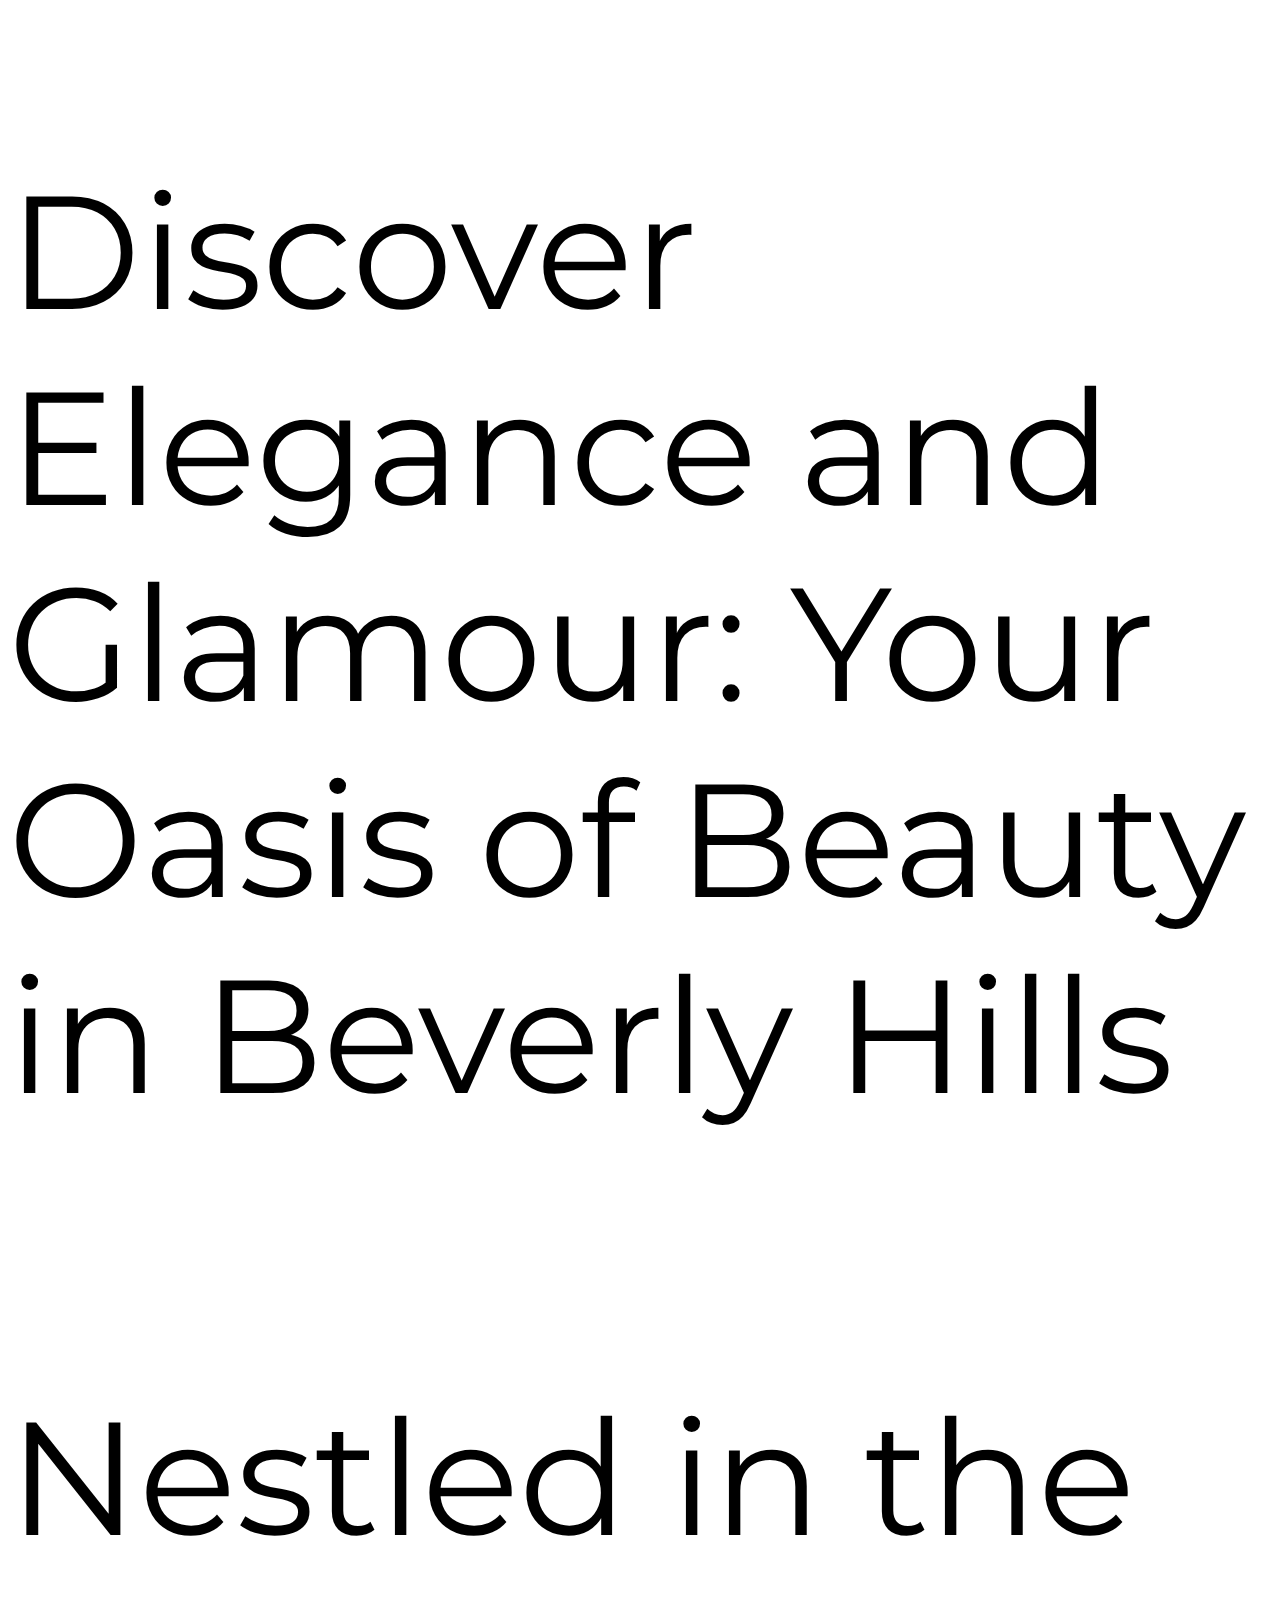
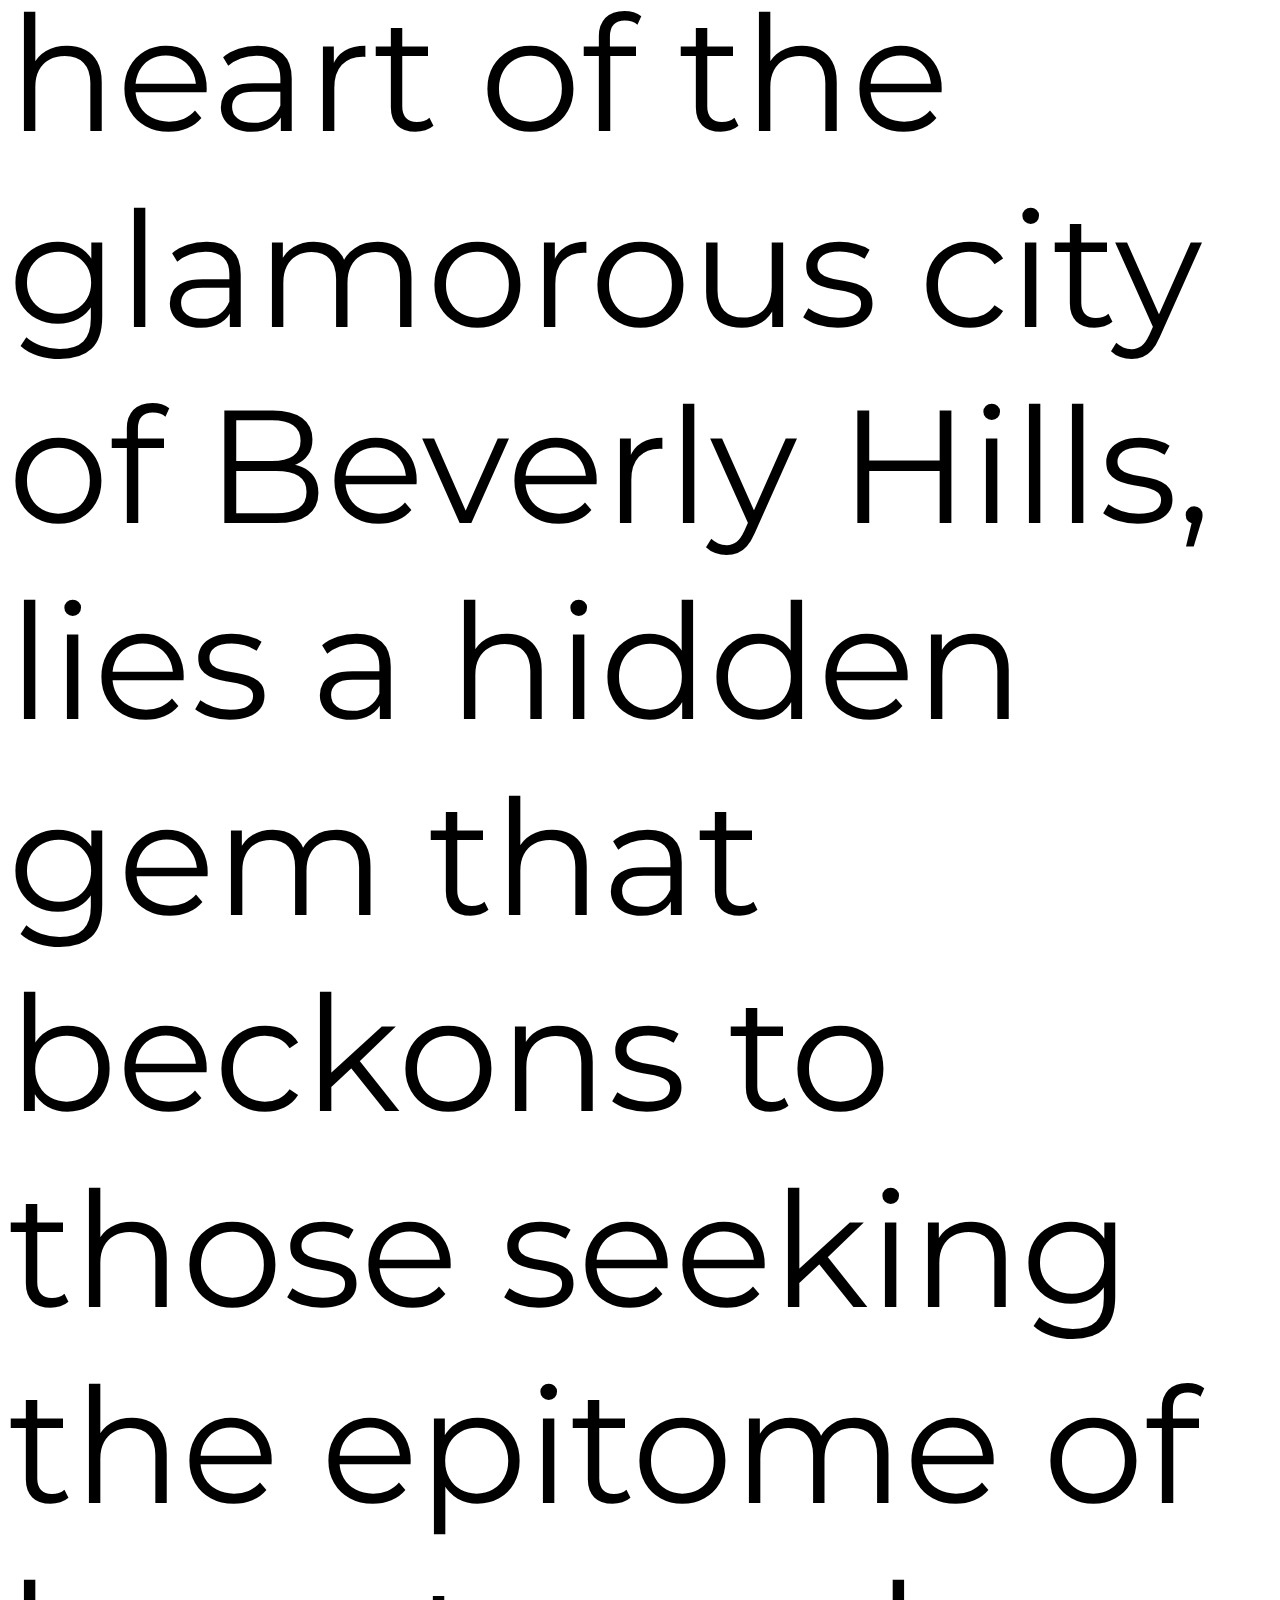
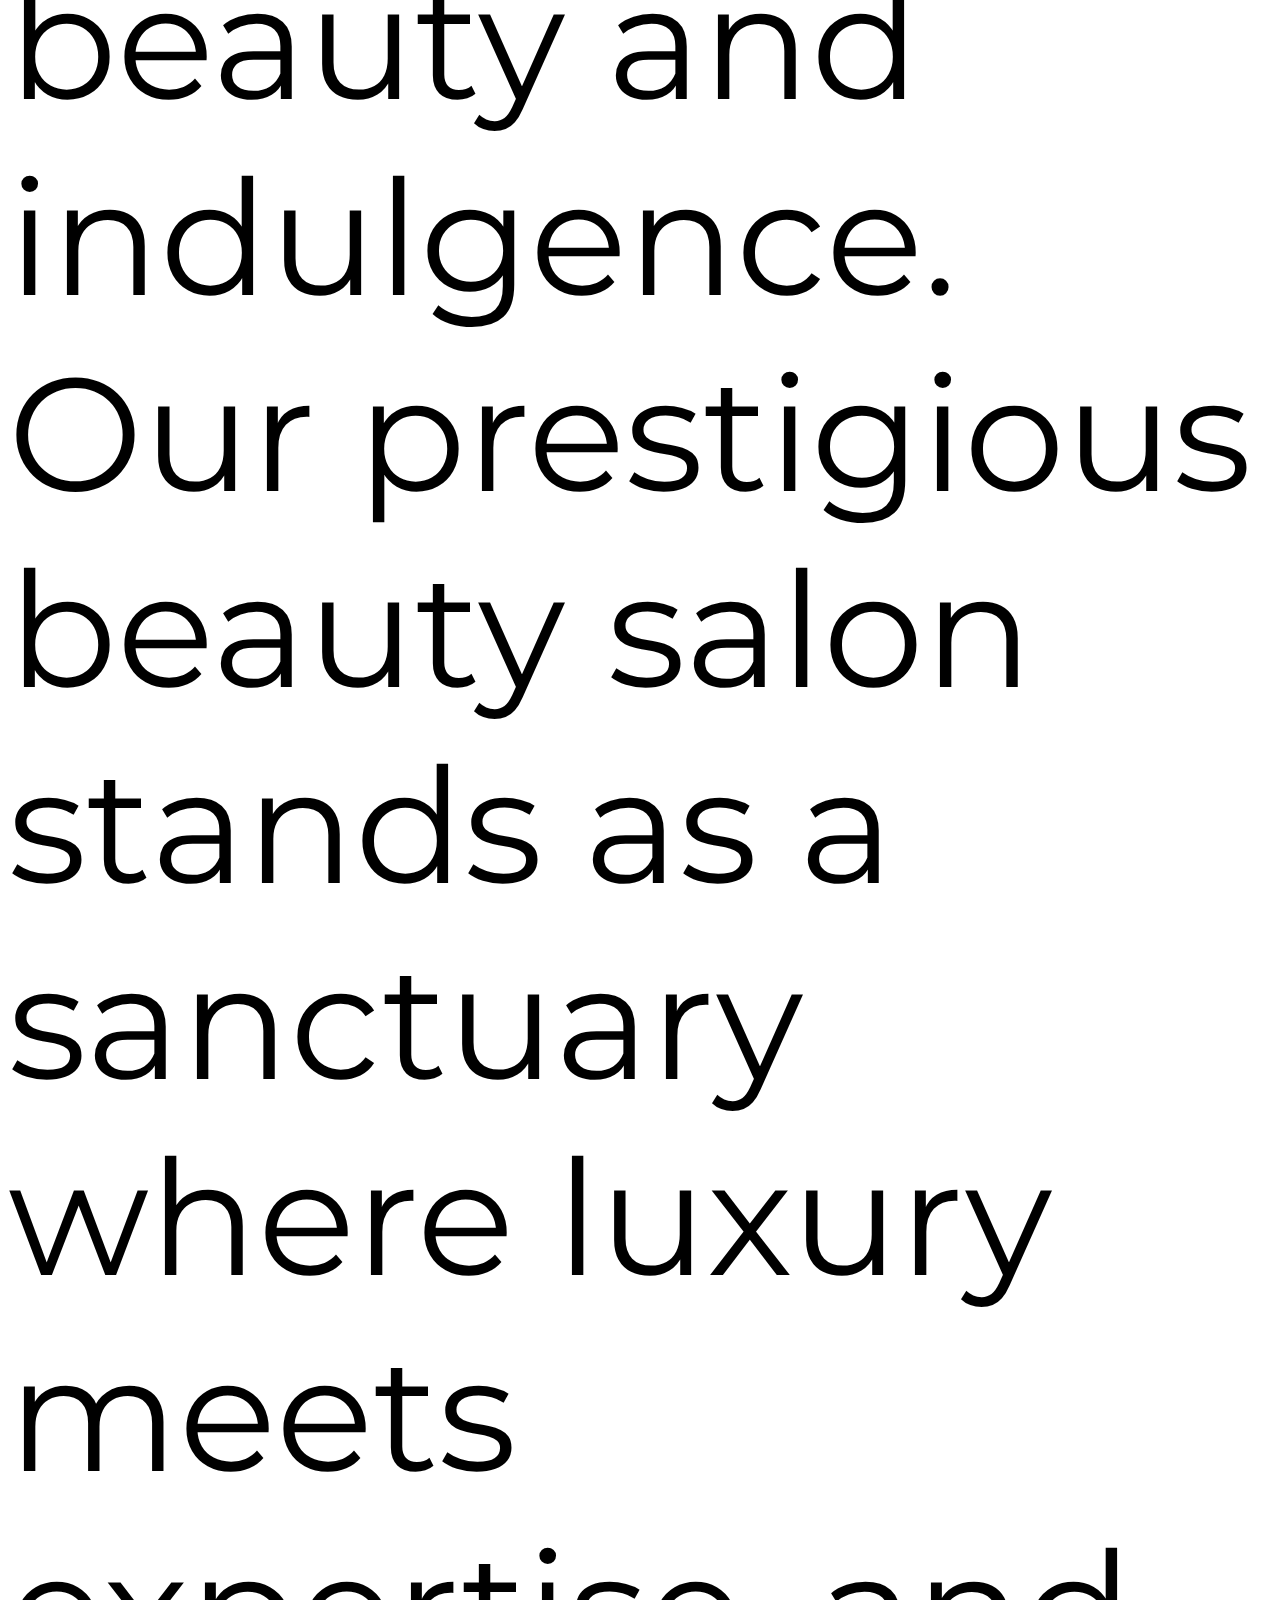
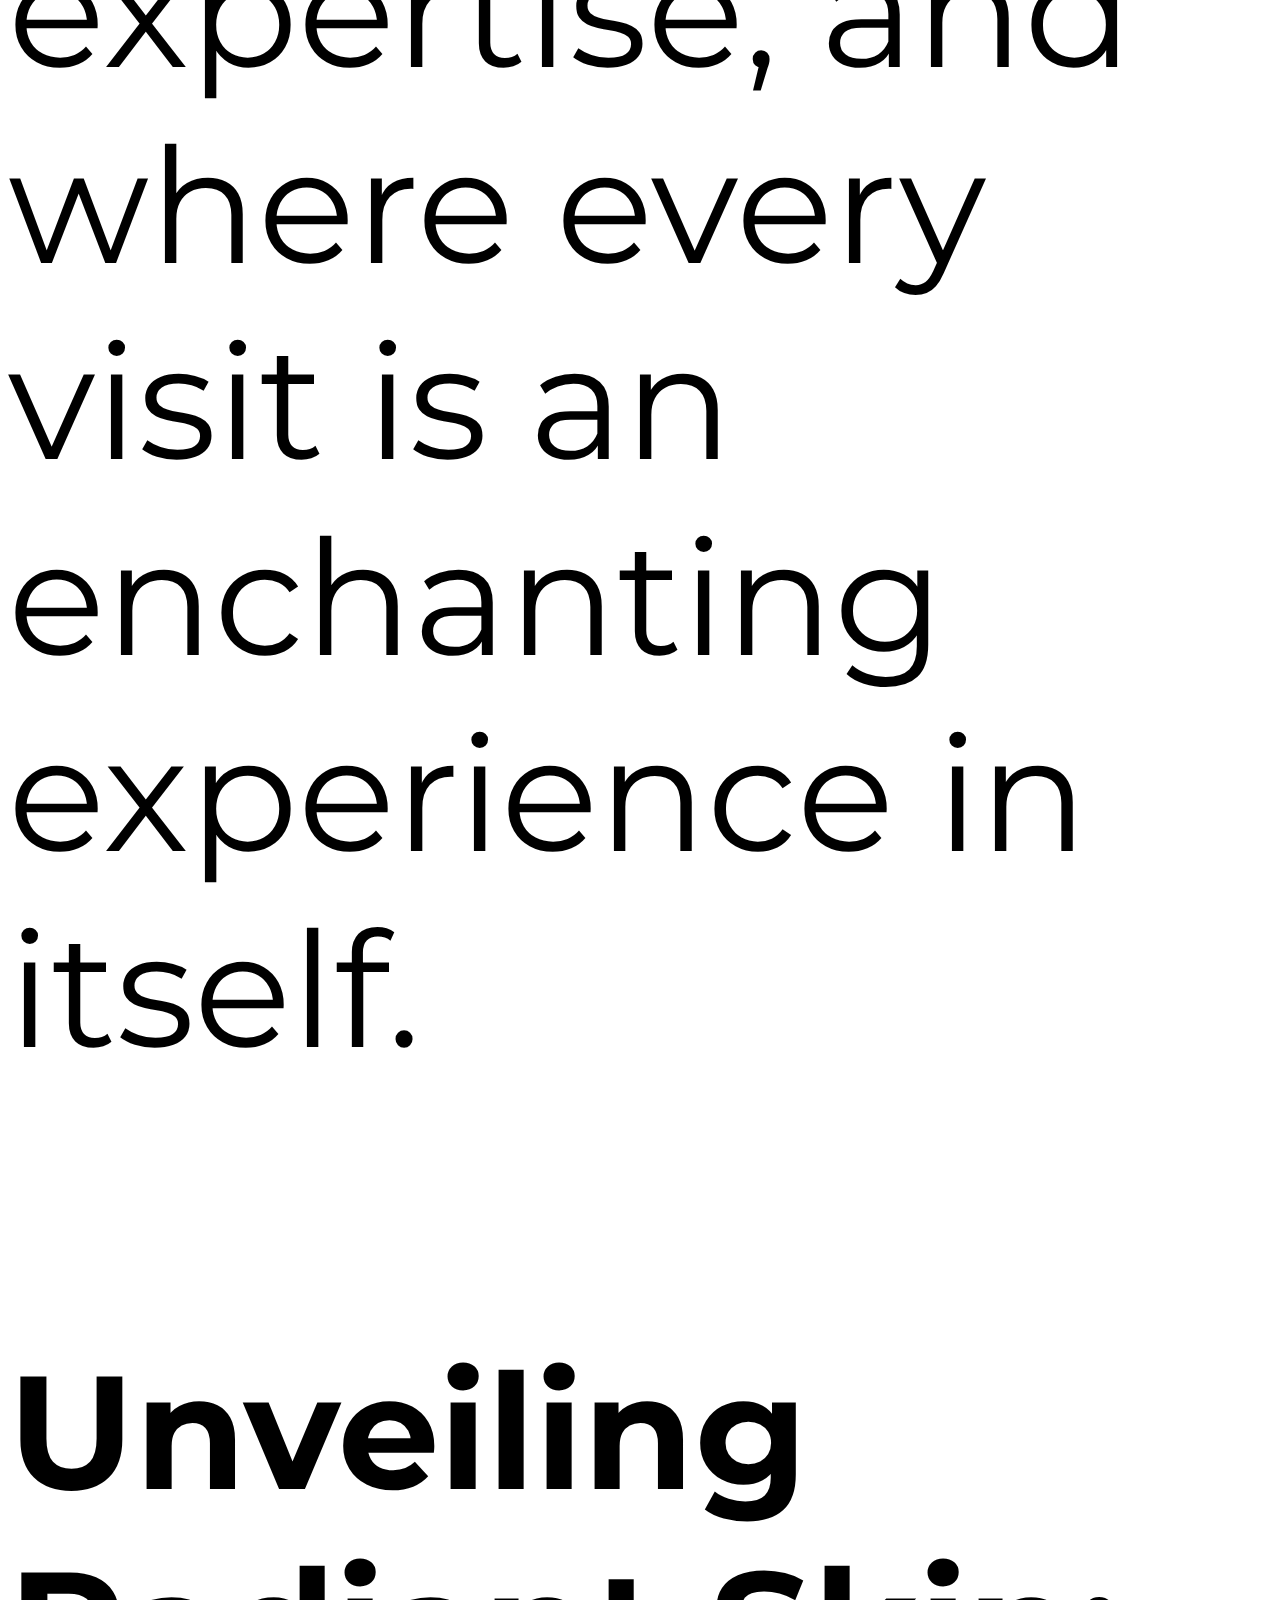
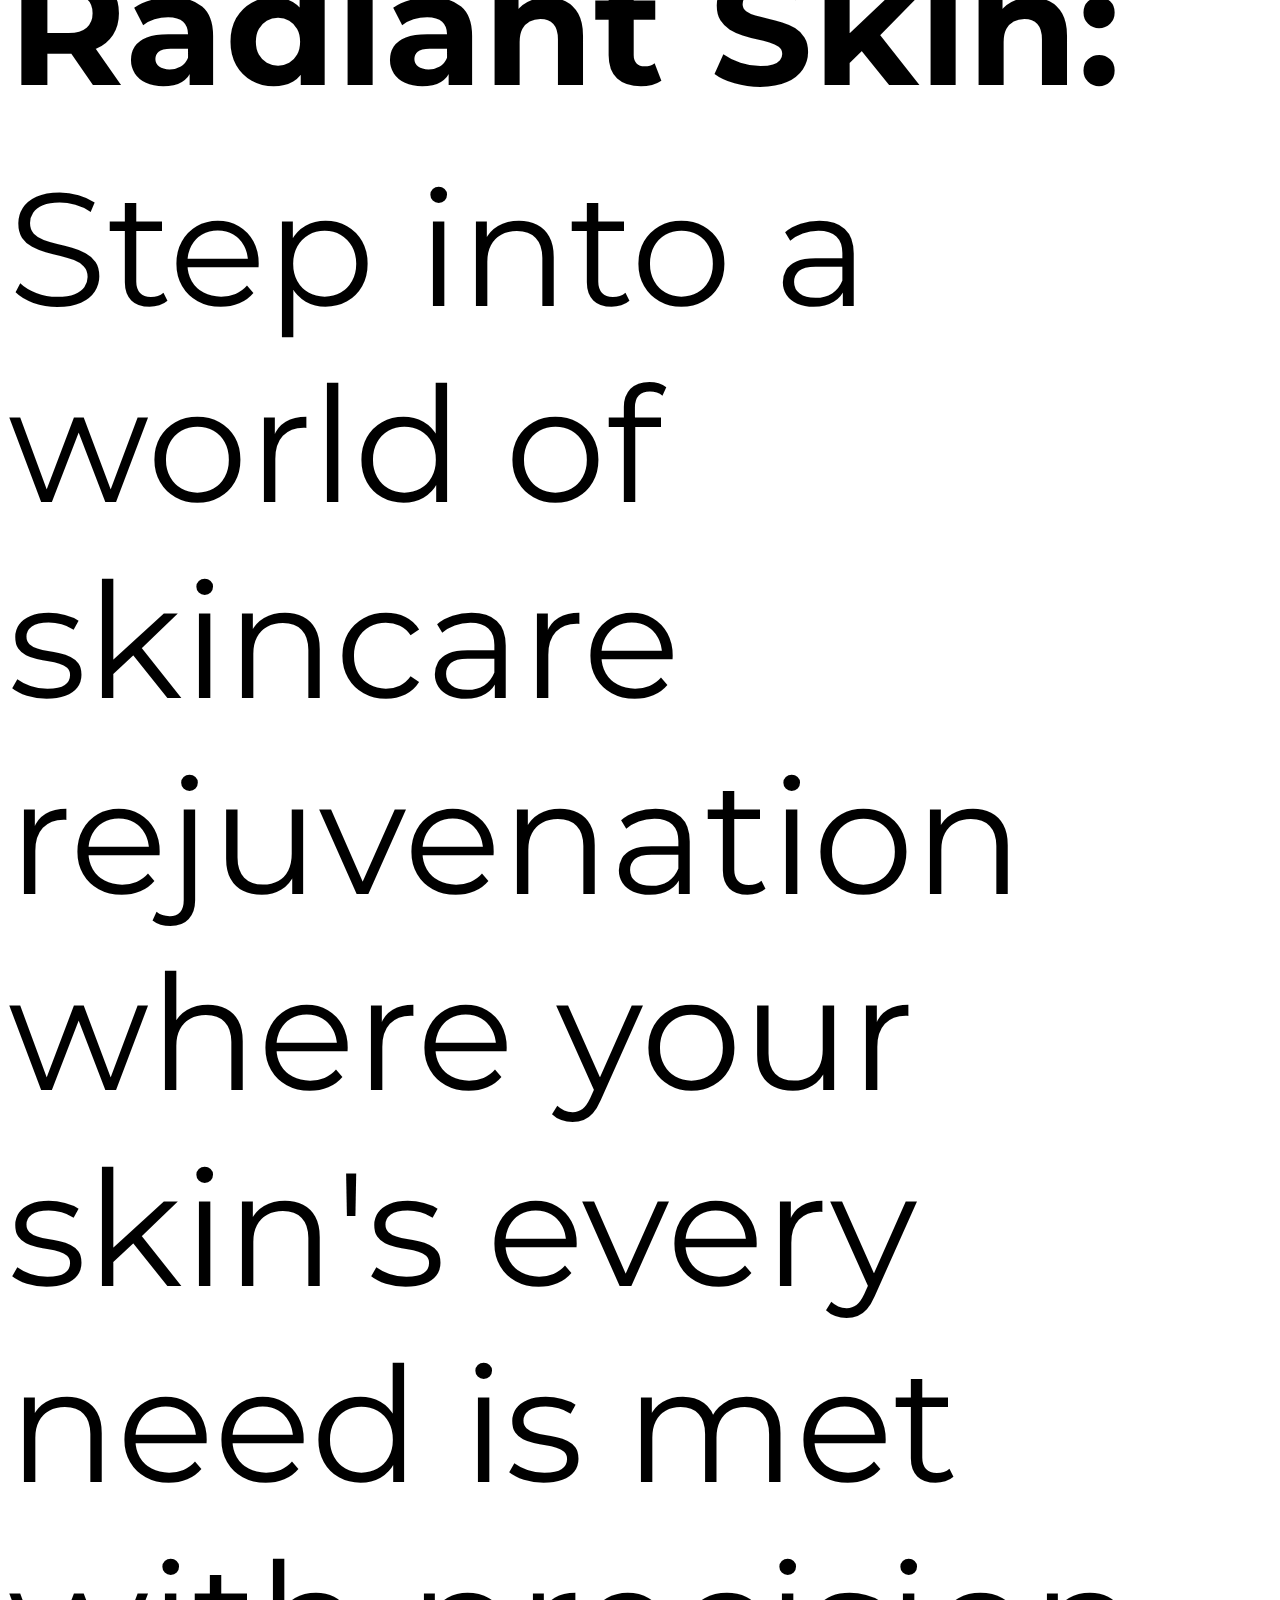
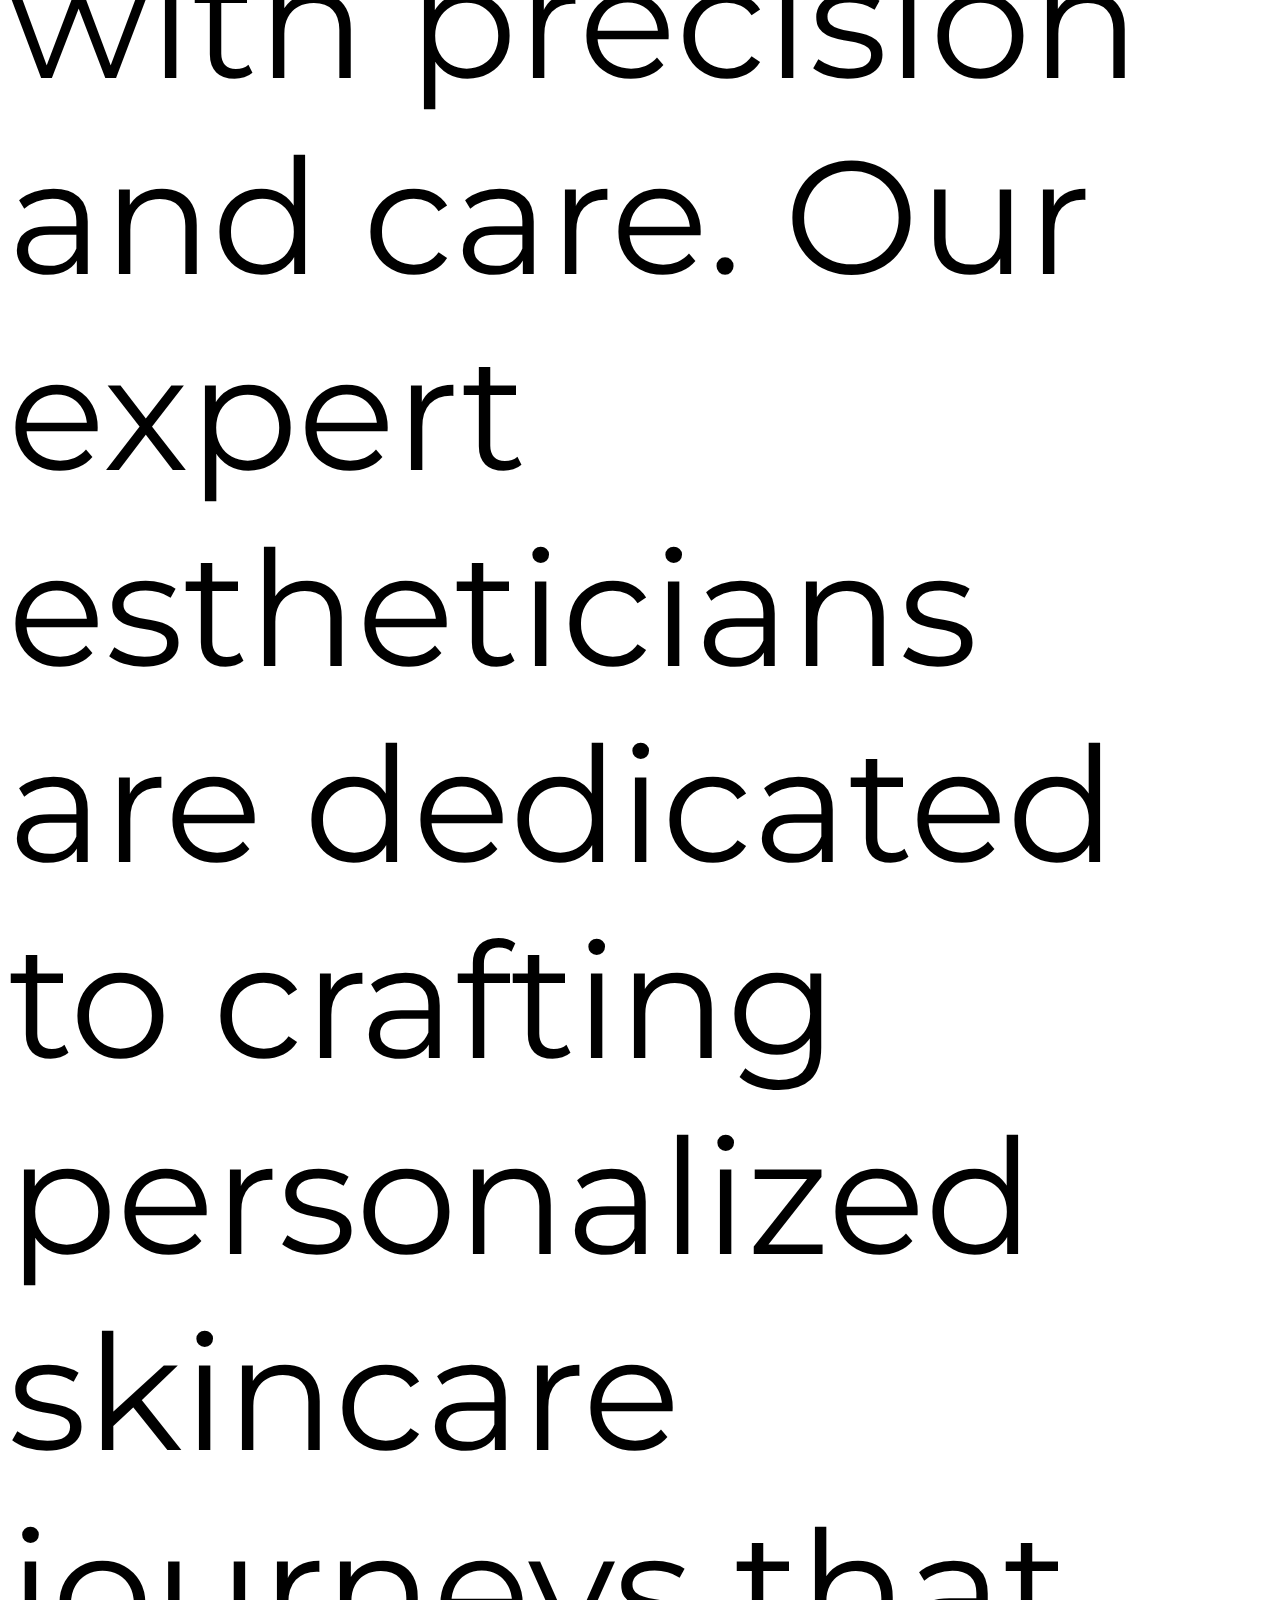
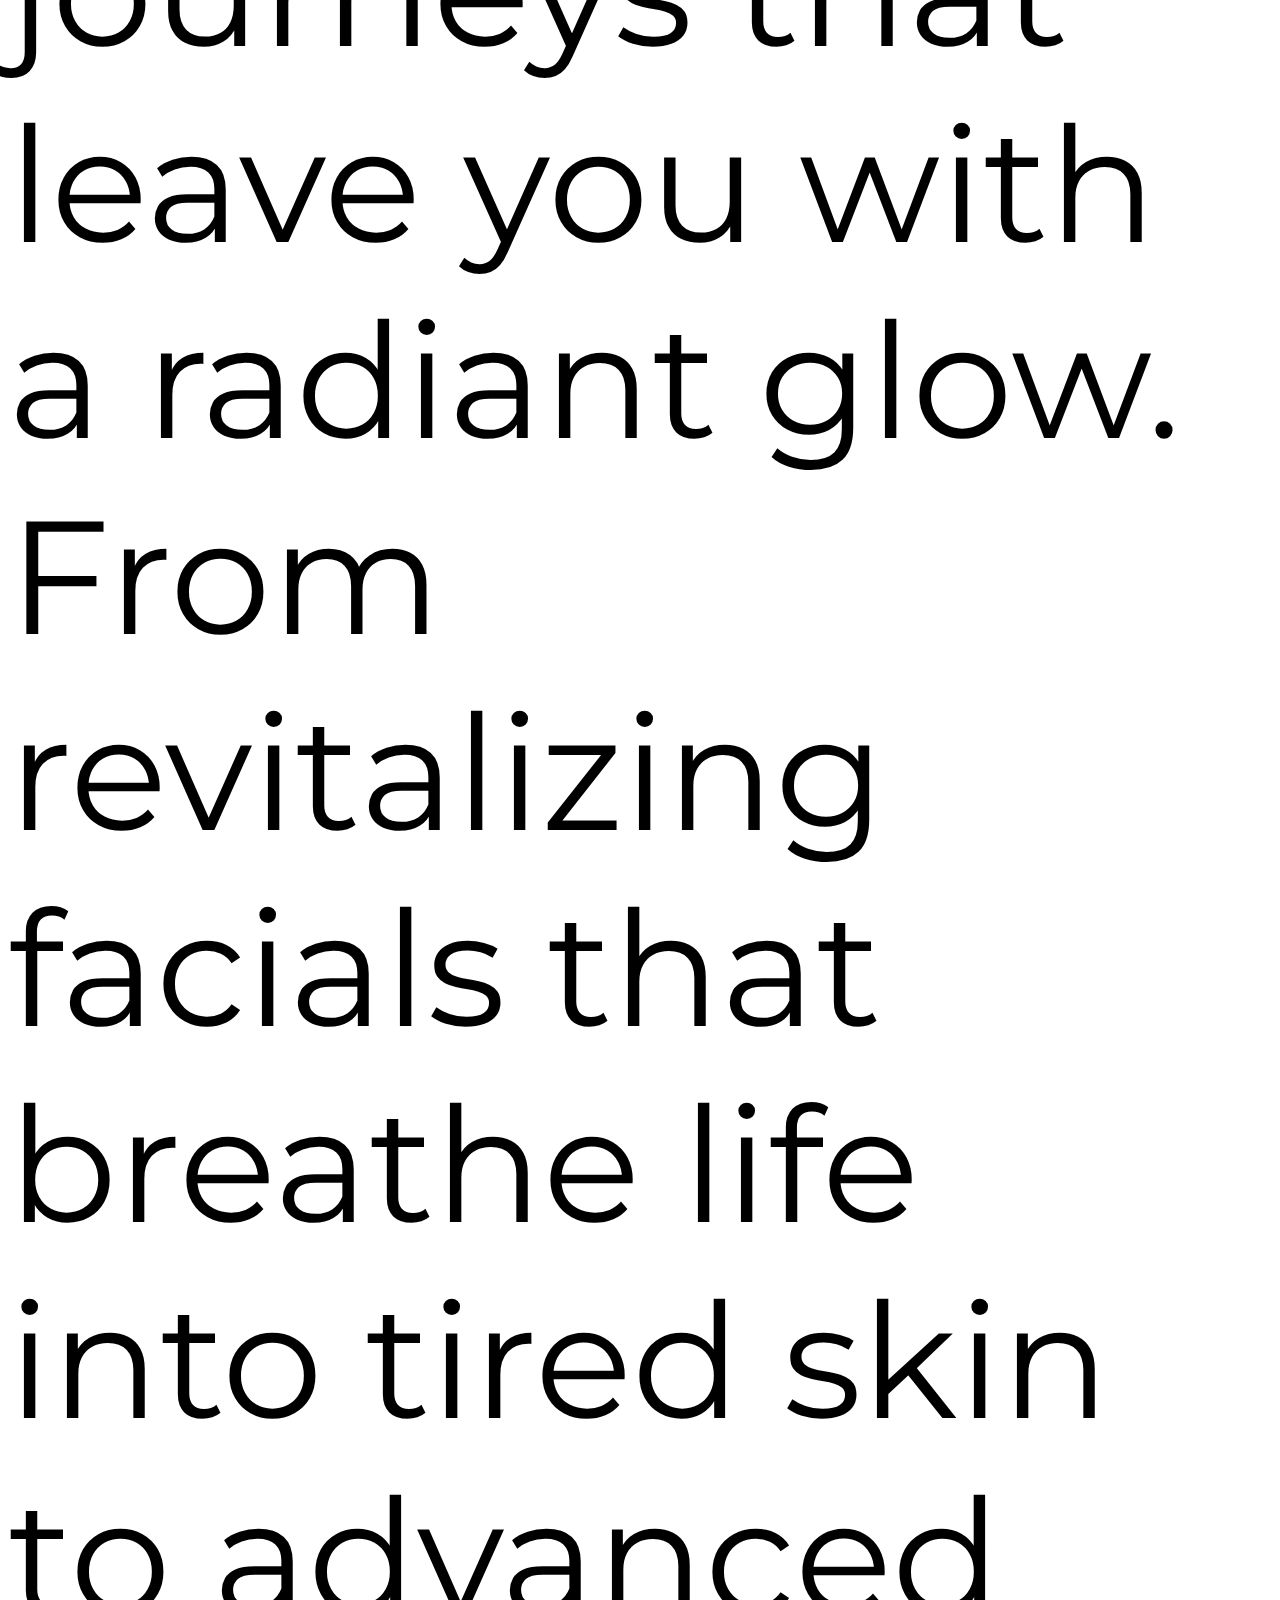
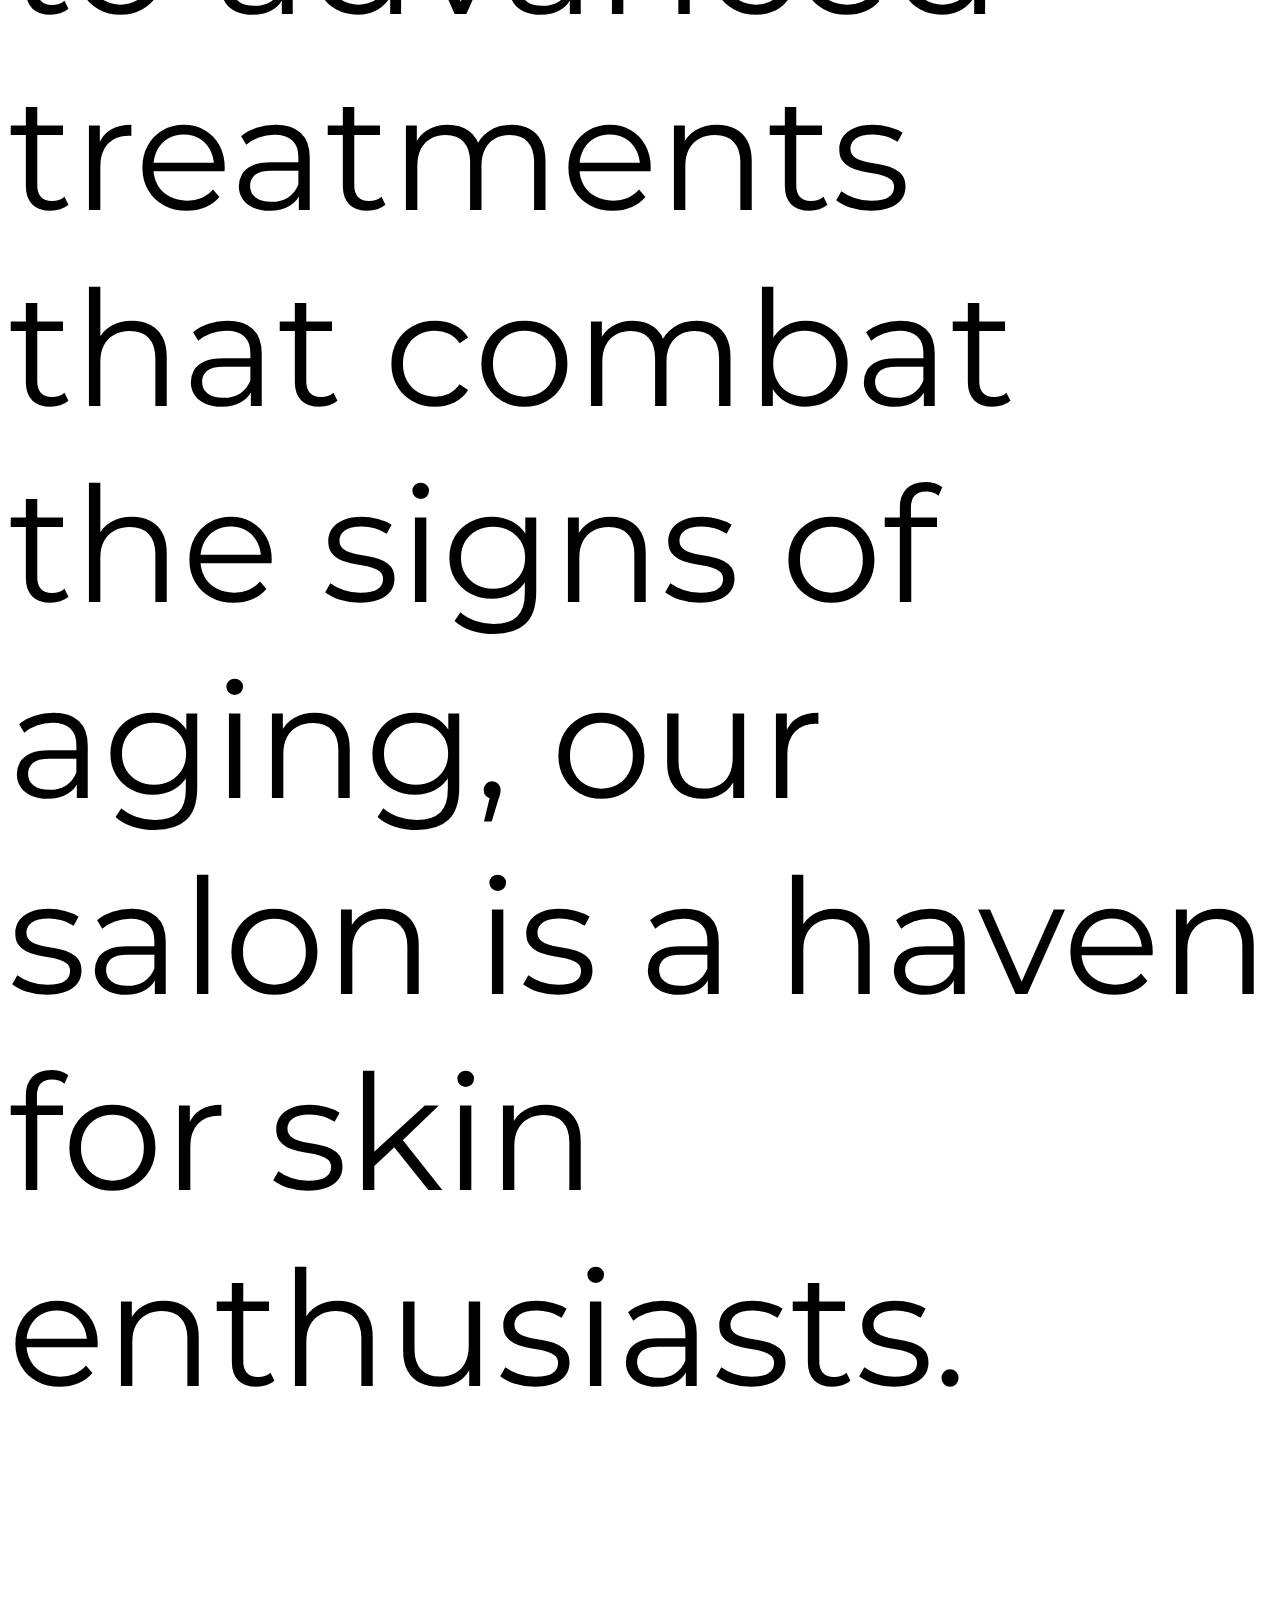
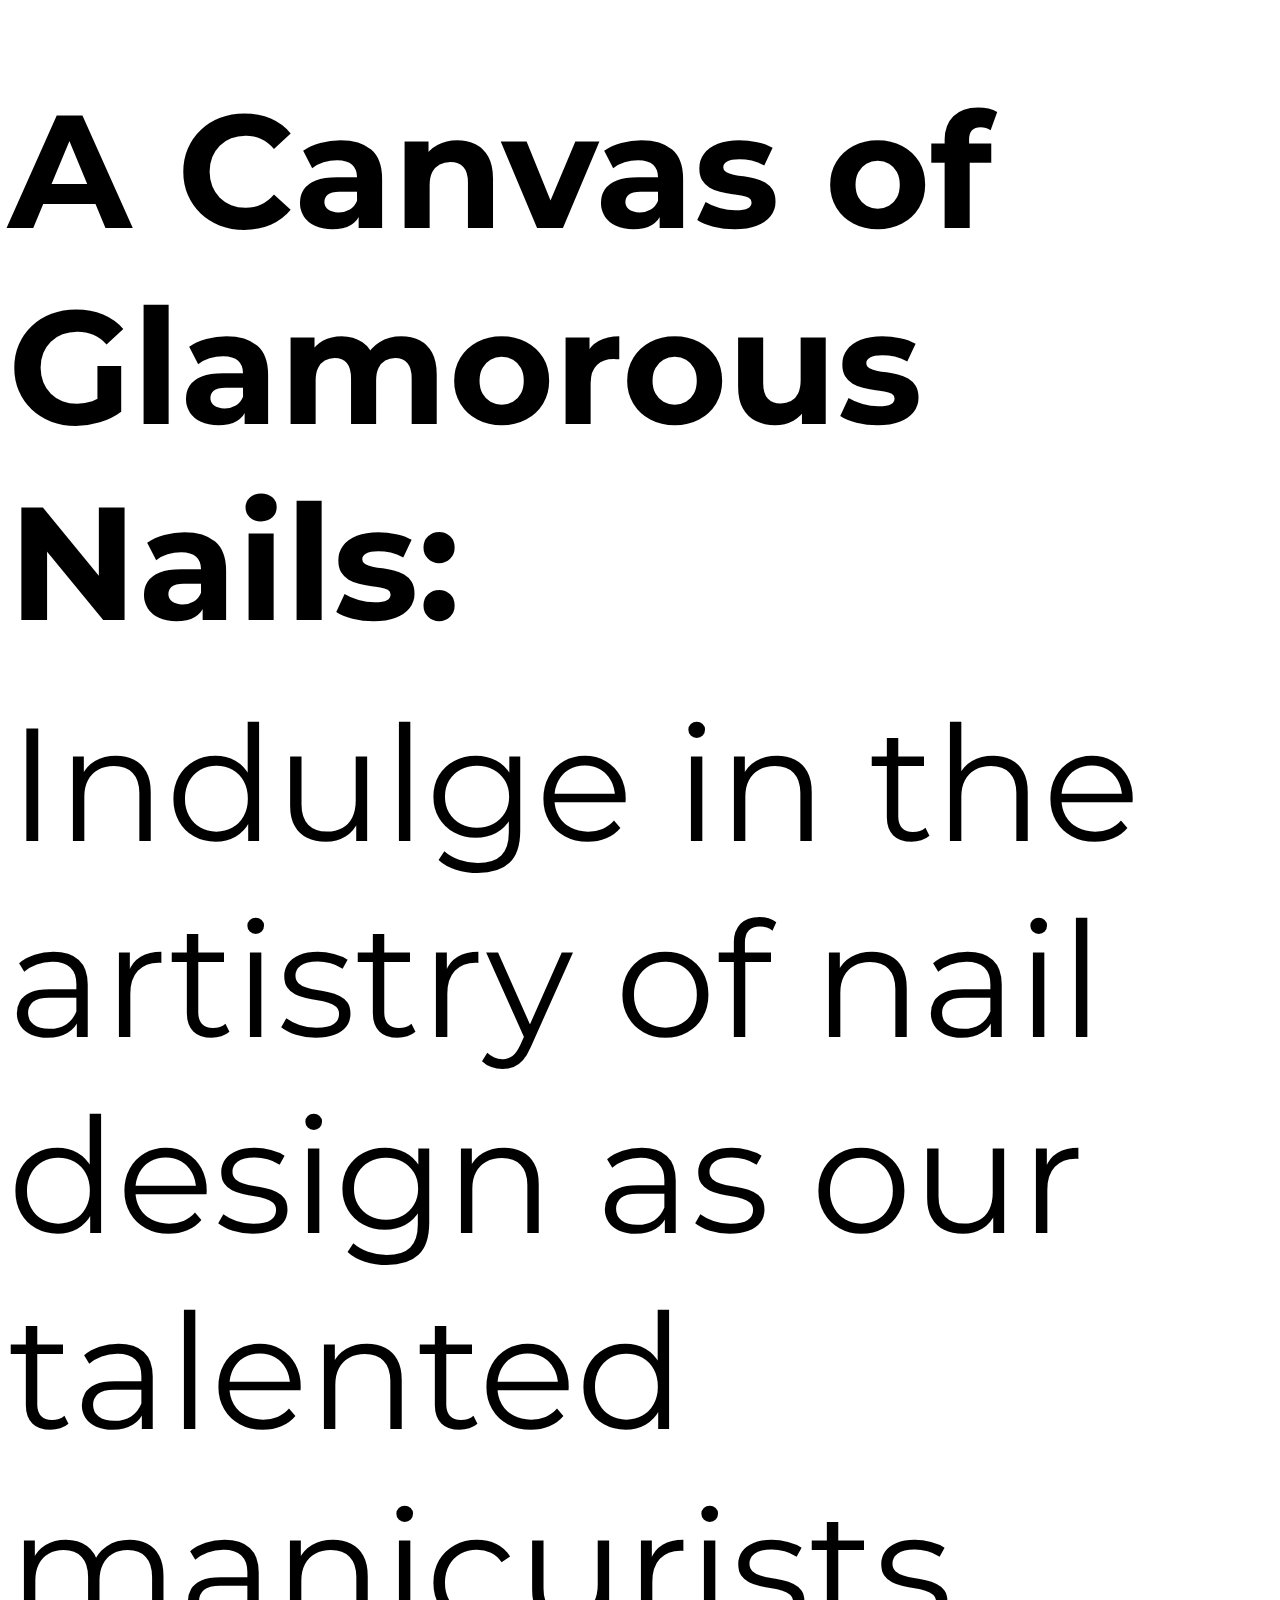
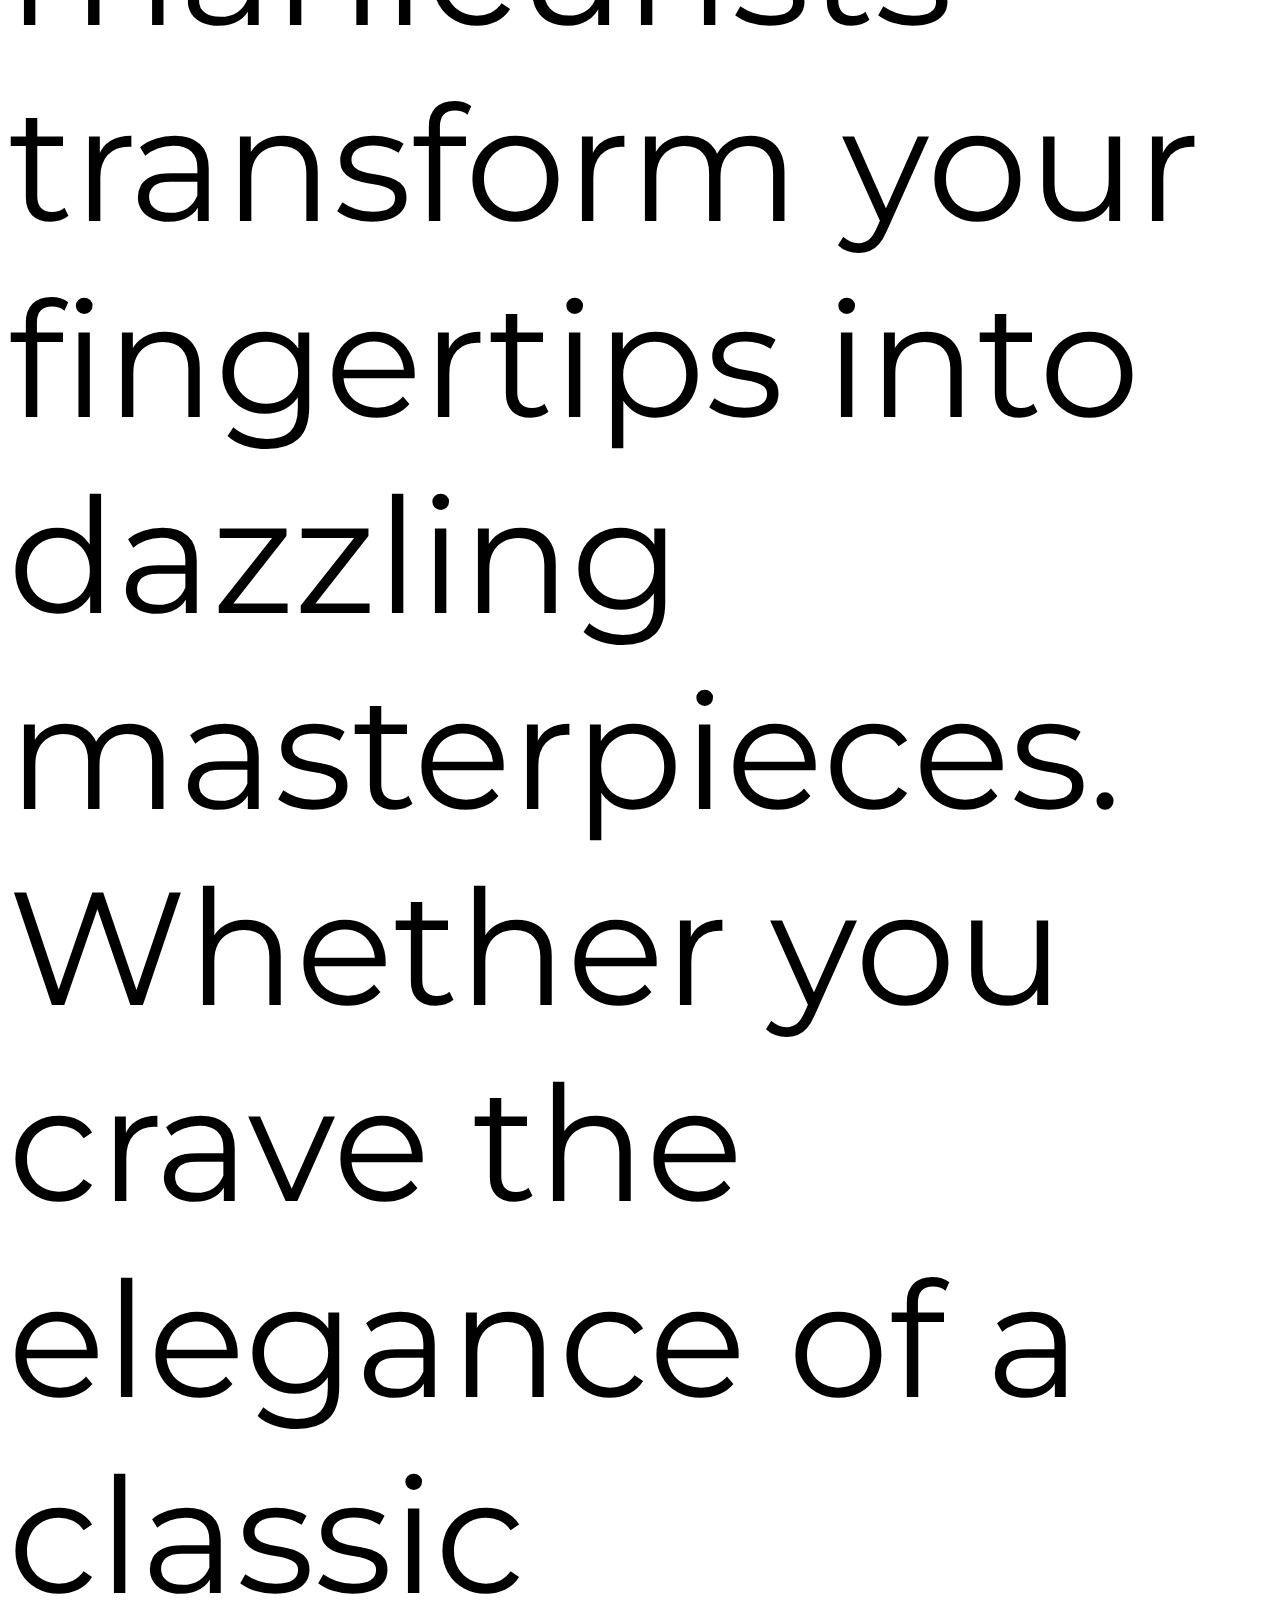
<file: about-us/index.html>
<!-- page-render Thu Jan 04 2024 06:54:22 GMT+0000 (Coordinated Universal Time)-->
<!DOCTYPE html>
<html lang="en" itemType="https://schema.org/WebPage" prefix="og: http://ogp.me/ns#">

<!-- Mirrored from newyouca.com/about-us/ by HTTrack Website Copier/3.x [XR&CO'2014], Wed, 24 Jan 2024 02:39:35 GMT -->
<head>
  <meta charset="utf-8"/>
  <meta http-equiv="X-UA-Compatible" content="IE=edge"/>
  <meta name="viewport" content="width=device-width, initial-scale=1, viewport-fit=cover"/>
  <meta name="format-detection" content="telephone=no">
  <title>About</title>
  <meta property="og:site_name" content="New You">
  <meta property="og:type" content="website" />
  <meta property="og:url" content="index.html">
  <meta property="og:title" content="About" />
  <meta name="twitter:url" content="index.html">
  <meta name="twitter:card" content="summary_large_image">
  <meta property="twitter:title" content="About" />
  <link href="../favicons/062b07c7-91ea-4523-8611-c14ebe1df163/favicon-16x16.png" type="image/png" rel="shortcut icon" sizes="16x16">
  <link href="../favicons/062b07c7-91ea-4523-8611-c14ebe1df163/favicon-32x32.png" type="image/png" rel="icon" sizes="32x32">
  <link href="../favicons/062b07c7-91ea-4523-8611-c14ebe1df163/favicon-180x180.png" type="image/png" rel="icon" sizes="180x180">
  <link rel="stylesheet" href="https://static-gcs.edit.site/bundle/publish/0.38.16/publish.css">
  <link rel="stylesheet" type="text/css" href="../styles/062b07c7-91ea-4523-8611-c14ebe1df163fb3a.css?v=1696602315000" id="global_styles">
  <style type="text/css">
  /* cyrillic */
  @font-face {
    font-family: 'PT Sans';
    font-style: normal;
    font-weight: 400;
    font-display: swap;
    src: url(../__fonts/pt-sans-normal-400.woff2) format('woff2');
    unicode-range: U+0301, U+0400-045F, U+0490-0491, U+04B0-04B1, U+2116;
  } 
  /* cyrillic-ext */
  @font-face {
    font-family: 'PT Sans';
    font-style: normal;
    font-weight: 400;
    font-display: swap;
    src: url(../__fonts/pt-sans-normal-400.woff2) format('woff2');
    unicode-range: U+0460-052F, U+1C80-1C88, U+20B4, U+2DE0-2DFF, U+A640-A69F, U+FE2E-FE2F;
  } 
  /* latin */
  @font-face {
    font-family: 'PT Sans';
    font-style: normal;
    font-weight: 400;
    font-display: swap;
    src: url(../__fonts/pt-sans-normal-400.woff2) format('woff2');
    unicode-range: U+0000-00FF, U+0131, U+0152-0153, U+02BB-02BC, U+02C6, U+02DA, U+02DC, U+2000-206F, U+2074, U+20AC, U+2122, U+2191, U+2193, U+2212, U+2215, U+FEFF, U+FFFD;
  } 
  /* latin-ext */
  @font-face {
    font-family: 'PT Sans';
    font-style: normal;
    font-weight: 400;
    font-display: swap;
    src: url(../__fonts/pt-sans-normal-400.woff2) format('woff2');
    unicode-range: U+0100-024F, U+0259, U+1E00-1EFF, U+2020, U+20A0-20AB, U+20AD-20CF, U+2113, U+2C60-2C7F, U+A720-A7FF;
  } 
  /* cyrillic */
  @font-face {
    font-family: 'PT Sans';
    font-style: italic;
    font-weight: 400;
    font-display: swap;
    src: url(../__fonts/pt-sans-italic-400.woff2) format('woff2');
    unicode-range: U+0301, U+0400-045F, U+0490-0491, U+04B0-04B1, U+2116;
  } 
  /* cyrillic-ext */
  @font-face {
    font-family: 'PT Sans';
    font-style: italic;
    font-weight: 400;
    font-display: swap;
    src: url(../__fonts/pt-sans-italic-400.woff2) format('woff2');
    unicode-range: U+0460-052F, U+1C80-1C88, U+20B4, U+2DE0-2DFF, U+A640-A69F, U+FE2E-FE2F;
  } 
  /* latin */
  @font-face {
    font-family: 'PT Sans';
    font-style: italic;
    font-weight: 400;
    font-display: swap;
    src: url(../__fonts/pt-sans-italic-400.woff2) format('woff2');
    unicode-range: U+0000-00FF, U+0131, U+0152-0153, U+02BB-02BC, U+02C6, U+02DA, U+02DC, U+2000-206F, U+2074, U+20AC, U+2122, U+2191, U+2193, U+2212, U+2215, U+FEFF, U+FFFD;
  } 
  /* latin-ext */
  @font-face {
    font-family: 'PT Sans';
    font-style: italic;
    font-weight: 400;
    font-display: swap;
    src: url(../__fonts/pt-sans-italic-400.woff2) format('woff2');
    unicode-range: U+0100-024F, U+0259, U+1E00-1EFF, U+2020, U+20A0-20AB, U+20AD-20CF, U+2113, U+2C60-2C7F, U+A720-A7FF;
  } 
  /* cyrillic */
  @font-face {
    font-family: 'PT Sans';
    font-style: normal;
    font-weight: 700;
    font-display: swap;
    src: url(../__fonts/pt-sans-normal-700.woff2) format('woff2');
    unicode-range: U+0301, U+0400-045F, U+0490-0491, U+04B0-04B1, U+2116;
  } 
  /* cyrillic-ext */
  @font-face {
    font-family: 'PT Sans';
    font-style: normal;
    font-weight: 700;
    font-display: swap;
    src: url(../__fonts/pt-sans-normal-700.woff2) format('woff2');
    unicode-range: U+0460-052F, U+1C80-1C88, U+20B4, U+2DE0-2DFF, U+A640-A69F, U+FE2E-FE2F;
  } 
  /* latin */
  @font-face {
    font-family: 'PT Sans';
    font-style: normal;
    font-weight: 700;
    font-display: swap;
    src: url(../__fonts/pt-sans-normal-700.woff2) format('woff2');
    unicode-range: U+0000-00FF, U+0131, U+0152-0153, U+02BB-02BC, U+02C6, U+02DA, U+02DC, U+2000-206F, U+2074, U+20AC, U+2122, U+2191, U+2193, U+2212, U+2215, U+FEFF, U+FFFD;
  } 
  /* latin-ext */
  @font-face {
    font-family: 'PT Sans';
    font-style: normal;
    font-weight: 700;
    font-display: swap;
    src: url(../__fonts/pt-sans-normal-700.woff2) format('woff2');
    unicode-range: U+0100-024F, U+0259, U+1E00-1EFF, U+2020, U+20A0-20AB, U+20AD-20CF, U+2113, U+2C60-2C7F, U+A720-A7FF;
  } 
  /* cyrillic */
  @font-face {
    font-family: 'PT Sans';
    font-style: italic;
    font-weight: 700;
    font-display: swap;
    src: url(../__fonts/pt-sans-italic-700.woff2) format('woff2');
    unicode-range: U+0301, U+0400-045F, U+0490-0491, U+04B0-04B1, U+2116;
  } 
  /* cyrillic-ext */
  @font-face {
    font-family: 'PT Sans';
    font-style: italic;
    font-weight: 700;
    font-display: swap;
    src: url(../__fonts/pt-sans-italic-700.woff2) format('woff2');
    unicode-range: U+0460-052F, U+1C80-1C88, U+20B4, U+2DE0-2DFF, U+A640-A69F, U+FE2E-FE2F;
  } 
  /* latin */
  @font-face {
    font-family: 'PT Sans';
    font-style: italic;
    font-weight: 700;
    font-display: swap;
    src: url(../__fonts/pt-sans-italic-700.woff2) format('woff2');
    unicode-range: U+0000-00FF, U+0131, U+0152-0153, U+02BB-02BC, U+02C6, U+02DA, U+02DC, U+2000-206F, U+2074, U+20AC, U+2122, U+2191, U+2193, U+2212, U+2215, U+FEFF, U+FFFD;
  } 
  /* latin-ext */
  @font-face {
    font-family: 'PT Sans';
    font-style: italic;
    font-weight: 700;
    font-display: swap;
    src: url(../__fonts/pt-sans-italic-700.woff2) format('woff2');
    unicode-range: U+0100-024F, U+0259, U+1E00-1EFF, U+2020, U+20A0-20AB, U+20AD-20CF, U+2113, U+2C60-2C7F, U+A720-A7FF;
  } 
  /* cyrillic */
  @font-face {
    font-family: 'Playfair Display';
    font-style: normal;
    font-weight: 400;
    font-display: swap;
    src: url(../__fonts/playfair-display-normal-400.woff2) format('woff2');
    unicode-range: U+0301, U+0400-045F, U+0490-0491, U+04B0-04B1, U+2116;
  } 
  /* latin */
  @font-face {
    font-family: 'Playfair Display';
    font-style: normal;
    font-weight: 400;
    font-display: swap;
    src: url(../__fonts/playfair-display-normal-400.woff2) format('woff2');
    unicode-range: U+0000-00FF, U+0131, U+0152-0153, U+02BB-02BC, U+02C6, U+02DA, U+02DC, U+2000-206F, U+2074, U+20AC, U+2122, U+2191, U+2193, U+2212, U+2215, U+FEFF, U+FFFD;
  } 
  /* latin-ext */
  @font-face {
    font-family: 'Playfair Display';
    font-style: normal;
    font-weight: 400;
    font-display: swap;
    src: url(../__fonts/playfair-display-normal-400.woff2) format('woff2');
    unicode-range: U+0100-024F, U+0259, U+1E00-1EFF, U+2020, U+20A0-20AB, U+20AD-20CF, U+2113, U+2C60-2C7F, U+A720-A7FF;
  } 
  /* vietnamese */
  @font-face {
    font-family: 'Playfair Display';
    font-style: normal;
    font-weight: 400;
    font-display: swap;
    src: url(../__fonts/playfair-display-normal-400.woff2) format('woff2');
    unicode-range: U+0102-0103, U+0110-0111, U+0128-0129, U+0168-0169, U+01A0-01A1, U+01AF-01B0, U+1EA0-1EF9, U+20AB;
  } 
  /* cyrillic */
  @font-face {
    font-family: 'Playfair Display';
    font-style: normal;
    font-weight: 500;
    font-display: swap;
    src: url(../__fonts/playfair-display-normal-500.woff2) format('woff2');
    unicode-range: U+0301, U+0400-045F, U+0490-0491, U+04B0-04B1, U+2116;
  } 
  /* latin */
  @font-face {
    font-family: 'Playfair Display';
    font-style: normal;
    font-weight: 500;
    font-display: swap;
    src: url(../__fonts/playfair-display-normal-500.woff2) format('woff2');
    unicode-range: U+0000-00FF, U+0131, U+0152-0153, U+02BB-02BC, U+02C6, U+02DA, U+02DC, U+2000-206F, U+2074, U+20AC, U+2122, U+2191, U+2193, U+2212, U+2215, U+FEFF, U+FFFD;
  } 
  /* latin-ext */
  @font-face {
    font-family: 'Playfair Display';
    font-style: normal;
    font-weight: 500;
    font-display: swap;
    src: url(../__fonts/playfair-display-normal-500.woff2) format('woff2');
    unicode-range: U+0100-024F, U+0259, U+1E00-1EFF, U+2020, U+20A0-20AB, U+20AD-20CF, U+2113, U+2C60-2C7F, U+A720-A7FF;
  } 
  /* vietnamese */
  @font-face {
    font-family: 'Playfair Display';
    font-style: normal;
    font-weight: 500;
    font-display: swap;
    src: url(../__fonts/playfair-display-normal-500.woff2) format('woff2');
    unicode-range: U+0102-0103, U+0110-0111, U+0128-0129, U+0168-0169, U+01A0-01A1, U+01AF-01B0, U+1EA0-1EF9, U+20AB;
  } 
  /* cyrillic */
  @font-face {
    font-family: 'Playfair Display';
    font-style: normal;
    font-weight: 600;
    font-display: swap;
    src: url(../__fonts/playfair-display-normal-600.woff2) format('woff2');
    unicode-range: U+0301, U+0400-045F, U+0490-0491, U+04B0-04B1, U+2116;
  } 
  /* latin */
  @font-face {
    font-family: 'Playfair Display';
    font-style: normal;
    font-weight: 600;
    font-display: swap;
    src: url(../__fonts/playfair-display-normal-600.woff2) format('woff2');
    unicode-range: U+0000-00FF, U+0131, U+0152-0153, U+02BB-02BC, U+02C6, U+02DA, U+02DC, U+2000-206F, U+2074, U+20AC, U+2122, U+2191, U+2193, U+2212, U+2215, U+FEFF, U+FFFD;
  } 
  /* latin-ext */
  @font-face {
    font-family: 'Playfair Display';
    font-style: normal;
    font-weight: 600;
    font-display: swap;
    src: url(../__fonts/playfair-display-normal-600.woff2) format('woff2');
    unicode-range: U+0100-024F, U+0259, U+1E00-1EFF, U+2020, U+20A0-20AB, U+20AD-20CF, U+2113, U+2C60-2C7F, U+A720-A7FF;
  } 
  /* vietnamese */
  @font-face {
    font-family: 'Playfair Display';
    font-style: normal;
    font-weight: 600;
    font-display: swap;
    src: url(../__fonts/playfair-display-normal-600.woff2) format('woff2');
    unicode-range: U+0102-0103, U+0110-0111, U+0128-0129, U+0168-0169, U+01A0-01A1, U+01AF-01B0, U+1EA0-1EF9, U+20AB;
  } 
  /* cyrillic */
  @font-face {
    font-family: 'Playfair Display';
    font-style: normal;
    font-weight: 700;
    font-display: swap;
    src: url(../__fonts/playfair-display-normal-700.woff2) format('woff2');
    unicode-range: U+0301, U+0400-045F, U+0490-0491, U+04B0-04B1, U+2116;
  } 
  /* latin */
  @font-face {
    font-family: 'Playfair Display';
    font-style: normal;
    font-weight: 700;
    font-display: swap;
    src: url(../__fonts/playfair-display-normal-700.woff2) format('woff2');
    unicode-range: U+0000-00FF, U+0131, U+0152-0153, U+02BB-02BC, U+02C6, U+02DA, U+02DC, U+2000-206F, U+2074, U+20AC, U+2122, U+2191, U+2193, U+2212, U+2215, U+FEFF, U+FFFD;
  } 
  /* latin-ext */
  @font-face {
    font-family: 'Playfair Display';
    font-style: normal;
    font-weight: 700;
    font-display: swap;
    src: url(../__fonts/playfair-display-normal-700.woff2) format('woff2');
    unicode-range: U+0100-024F, U+0259, U+1E00-1EFF, U+2020, U+20A0-20AB, U+20AD-20CF, U+2113, U+2C60-2C7F, U+A720-A7FF;
  } 
  /* vietnamese */
  @font-face {
    font-family: 'Playfair Display';
    font-style: normal;
    font-weight: 700;
    font-display: swap;
    src: url(../__fonts/playfair-display-normal-700.woff2) format('woff2');
    unicode-range: U+0102-0103, U+0110-0111, U+0128-0129, U+0168-0169, U+01A0-01A1, U+01AF-01B0, U+1EA0-1EF9, U+20AB;
  } 
  /* cyrillic */
  @font-face {
    font-family: 'Playfair Display';
    font-style: normal;
    font-weight: 800;
    font-display: swap;
    src: url(../__fonts/playfair-display-normal-800.woff2) format('woff2');
    unicode-range: U+0301, U+0400-045F, U+0490-0491, U+04B0-04B1, U+2116;
  } 
  /* latin */
  @font-face {
    font-family: 'Playfair Display';
    font-style: normal;
    font-weight: 800;
    font-display: swap;
    src: url(../__fonts/playfair-display-normal-800.woff2) format('woff2');
    unicode-range: U+0000-00FF, U+0131, U+0152-0153, U+02BB-02BC, U+02C6, U+02DA, U+02DC, U+2000-206F, U+2074, U+20AC, U+2122, U+2191, U+2193, U+2212, U+2215, U+FEFF, U+FFFD;
  } 
  /* latin-ext */
  @font-face {
    font-family: 'Playfair Display';
    font-style: normal;
    font-weight: 800;
    font-display: swap;
    src: url(../__fonts/playfair-display-normal-800.woff2) format('woff2');
    unicode-range: U+0100-024F, U+0259, U+1E00-1EFF, U+2020, U+20A0-20AB, U+20AD-20CF, U+2113, U+2C60-2C7F, U+A720-A7FF;
  } 
  /* vietnamese */
  @font-face {
    font-family: 'Playfair Display';
    font-style: normal;
    font-weight: 800;
    font-display: swap;
    src: url(../__fonts/playfair-display-normal-800.woff2) format('woff2');
    unicode-range: U+0102-0103, U+0110-0111, U+0128-0129, U+0168-0169, U+01A0-01A1, U+01AF-01B0, U+1EA0-1EF9, U+20AB;
  } 
  /* cyrillic */
  @font-face {
    font-family: 'Playfair Display';
    font-style: normal;
    font-weight: 900;
    font-display: swap;
    src: url(../__fonts/playfair-display-normal-900.woff2) format('woff2');
    unicode-range: U+0301, U+0400-045F, U+0490-0491, U+04B0-04B1, U+2116;
  } 
  /* latin */
  @font-face {
    font-family: 'Playfair Display';
    font-style: normal;
    font-weight: 900;
    font-display: swap;
    src: url(../__fonts/playfair-display-normal-900.woff2) format('woff2');
    unicode-range: U+0000-00FF, U+0131, U+0152-0153, U+02BB-02BC, U+02C6, U+02DA, U+02DC, U+2000-206F, U+2074, U+20AC, U+2122, U+2191, U+2193, U+2212, U+2215, U+FEFF, U+FFFD;
  } 
  /* latin-ext */
  @font-face {
    font-family: 'Playfair Display';
    font-style: normal;
    font-weight: 900;
    font-display: swap;
    src: url(../__fonts/playfair-display-normal-900.woff2) format('woff2');
    unicode-range: U+0100-024F, U+0259, U+1E00-1EFF, U+2020, U+20A0-20AB, U+20AD-20CF, U+2113, U+2C60-2C7F, U+A720-A7FF;
  } 
  /* vietnamese */
  @font-face {
    font-family: 'Playfair Display';
    font-style: normal;
    font-weight: 900;
    font-display: swap;
    src: url(../__fonts/playfair-display-normal-900.woff2) format('woff2');
    unicode-range: U+0102-0103, U+0110-0111, U+0128-0129, U+0168-0169, U+01A0-01A1, U+01AF-01B0, U+1EA0-1EF9, U+20AB;
  } 
  /* cyrillic */
  @font-face {
    font-family: 'Playfair Display';
    font-style: italic;
    font-weight: 400;
    font-display: swap;
    src: url(../__fonts/playfair-display-italic-400.woff2) format('woff2');
    unicode-range: U+0301, U+0400-045F, U+0490-0491, U+04B0-04B1, U+2116;
  } 
  /* latin */
  @font-face {
    font-family: 'Playfair Display';
    font-style: italic;
    font-weight: 400;
    font-display: swap;
    src: url(../__fonts/playfair-display-italic-400.woff2) format('woff2');
    unicode-range: U+0000-00FF, U+0131, U+0152-0153, U+02BB-02BC, U+02C6, U+02DA, U+02DC, U+2000-206F, U+2074, U+20AC, U+2122, U+2191, U+2193, U+2212, U+2215, U+FEFF, U+FFFD;
  } 
  /* latin-ext */
  @font-face {
    font-family: 'Playfair Display';
    font-style: italic;
    font-weight: 400;
    font-display: swap;
    src: url(../__fonts/playfair-display-italic-400.woff2) format('woff2');
    unicode-range: U+0100-024F, U+0259, U+1E00-1EFF, U+2020, U+20A0-20AB, U+20AD-20CF, U+2113, U+2C60-2C7F, U+A720-A7FF;
  } 
  /* vietnamese */
  @font-face {
    font-family: 'Playfair Display';
    font-style: italic;
    font-weight: 400;
    font-display: swap;
    src: url(../__fonts/playfair-display-italic-400.woff2) format('woff2');
    unicode-range: U+0102-0103, U+0110-0111, U+0128-0129, U+0168-0169, U+01A0-01A1, U+01AF-01B0, U+1EA0-1EF9, U+20AB;
  } 
  /* cyrillic */
  @font-face {
    font-family: 'Playfair Display';
    font-style: italic;
    font-weight: 500;
    font-display: swap;
    src: url(../__fonts/playfair-display-italic-500.woff2) format('woff2');
    unicode-range: U+0301, U+0400-045F, U+0490-0491, U+04B0-04B1, U+2116;
  } 
  /* latin */
  @font-face {
    font-family: 'Playfair Display';
    font-style: italic;
    font-weight: 500;
    font-display: swap;
    src: url(../__fonts/playfair-display-italic-500.woff2) format('woff2');
    unicode-range: U+0000-00FF, U+0131, U+0152-0153, U+02BB-02BC, U+02C6, U+02DA, U+02DC, U+2000-206F, U+2074, U+20AC, U+2122, U+2191, U+2193, U+2212, U+2215, U+FEFF, U+FFFD;
  } 
  /* latin-ext */
  @font-face {
    font-family: 'Playfair Display';
    font-style: italic;
    font-weight: 500;
    font-display: swap;
    src: url(../__fonts/playfair-display-italic-500.woff2) format('woff2');
    unicode-range: U+0100-024F, U+0259, U+1E00-1EFF, U+2020, U+20A0-20AB, U+20AD-20CF, U+2113, U+2C60-2C7F, U+A720-A7FF;
  } 
  /* vietnamese */
  @font-face {
    font-family: 'Playfair Display';
    font-style: italic;
    font-weight: 500;
    font-display: swap;
    src: url(../__fonts/playfair-display-italic-500.woff2) format('woff2');
    unicode-range: U+0102-0103, U+0110-0111, U+0128-0129, U+0168-0169, U+01A0-01A1, U+01AF-01B0, U+1EA0-1EF9, U+20AB;
  } 
  /* cyrillic */
  @font-face {
    font-family: 'Playfair Display';
    font-style: italic;
    font-weight: 600;
    font-display: swap;
    src: url(../__fonts/playfair-display-italic-600.woff2) format('woff2');
    unicode-range: U+0301, U+0400-045F, U+0490-0491, U+04B0-04B1, U+2116;
  } 
  /* latin */
  @font-face {
    font-family: 'Playfair Display';
    font-style: italic;
    font-weight: 600;
    font-display: swap;
    src: url(../__fonts/playfair-display-italic-600.woff2) format('woff2');
    unicode-range: U+0000-00FF, U+0131, U+0152-0153, U+02BB-02BC, U+02C6, U+02DA, U+02DC, U+2000-206F, U+2074, U+20AC, U+2122, U+2191, U+2193, U+2212, U+2215, U+FEFF, U+FFFD;
  } 
  /* latin-ext */
  @font-face {
    font-family: 'Playfair Display';
    font-style: italic;
    font-weight: 600;
    font-display: swap;
    src: url(../__fonts/playfair-display-italic-600.woff2) format('woff2');
    unicode-range: U+0100-024F, U+0259, U+1E00-1EFF, U+2020, U+20A0-20AB, U+20AD-20CF, U+2113, U+2C60-2C7F, U+A720-A7FF;
  } 
  /* vietnamese */
  @font-face {
    font-family: 'Playfair Display';
    font-style: italic;
    font-weight: 600;
    font-display: swap;
    src: url(../__fonts/playfair-display-italic-600.woff2) format('woff2');
    unicode-range: U+0102-0103, U+0110-0111, U+0128-0129, U+0168-0169, U+01A0-01A1, U+01AF-01B0, U+1EA0-1EF9, U+20AB;
  } 
  /* cyrillic */
  @font-face {
    font-family: 'Playfair Display';
    font-style: italic;
    font-weight: 700;
    font-display: swap;
    src: url(../__fonts/playfair-display-italic-700.woff2) format('woff2');
    unicode-range: U+0301, U+0400-045F, U+0490-0491, U+04B0-04B1, U+2116;
  } 
  /* latin */
  @font-face {
    font-family: 'Playfair Display';
    font-style: italic;
    font-weight: 700;
    font-display: swap;
    src: url(../__fonts/playfair-display-italic-700.woff2) format('woff2');
    unicode-range: U+0000-00FF, U+0131, U+0152-0153, U+02BB-02BC, U+02C6, U+02DA, U+02DC, U+2000-206F, U+2074, U+20AC, U+2122, U+2191, U+2193, U+2212, U+2215, U+FEFF, U+FFFD;
  } 
  /* latin-ext */
  @font-face {
    font-family: 'Playfair Display';
    font-style: italic;
    font-weight: 700;
    font-display: swap;
    src: url(../__fonts/playfair-display-italic-700.woff2) format('woff2');
    unicode-range: U+0100-024F, U+0259, U+1E00-1EFF, U+2020, U+20A0-20AB, U+20AD-20CF, U+2113, U+2C60-2C7F, U+A720-A7FF;
  } 
  /* vietnamese */
  @font-face {
    font-family: 'Playfair Display';
    font-style: italic;
    font-weight: 700;
    font-display: swap;
    src: url(../__fonts/playfair-display-italic-700.woff2) format('woff2');
    unicode-range: U+0102-0103, U+0110-0111, U+0128-0129, U+0168-0169, U+01A0-01A1, U+01AF-01B0, U+1EA0-1EF9, U+20AB;
  } 
  /* cyrillic */
  @font-face {
    font-family: 'Playfair Display';
    font-style: italic;
    font-weight: 800;
    font-display: swap;
    src: url(../__fonts/playfair-display-italic-800.woff2) format('woff2');
    unicode-range: U+0301, U+0400-045F, U+0490-0491, U+04B0-04B1, U+2116;
  } 
  /* latin */
  @font-face {
    font-family: 'Playfair Display';
    font-style: italic;
    font-weight: 800;
    font-display: swap;
    src: url(../__fonts/playfair-display-italic-800.woff2) format('woff2');
    unicode-range: U+0000-00FF, U+0131, U+0152-0153, U+02BB-02BC, U+02C6, U+02DA, U+02DC, U+2000-206F, U+2074, U+20AC, U+2122, U+2191, U+2193, U+2212, U+2215, U+FEFF, U+FFFD;
  } 
  /* latin-ext */
  @font-face {
    font-family: 'Playfair Display';
    font-style: italic;
    font-weight: 800;
    font-display: swap;
    src: url(../__fonts/playfair-display-italic-800.woff2) format('woff2');
    unicode-range: U+0100-024F, U+0259, U+1E00-1EFF, U+2020, U+20A0-20AB, U+20AD-20CF, U+2113, U+2C60-2C7F, U+A720-A7FF;
  } 
  /* vietnamese */
  @font-face {
    font-family: 'Playfair Display';
    font-style: italic;
    font-weight: 800;
    font-display: swap;
    src: url(../__fonts/playfair-display-italic-800.woff2) format('woff2');
    unicode-range: U+0102-0103, U+0110-0111, U+0128-0129, U+0168-0169, U+01A0-01A1, U+01AF-01B0, U+1EA0-1EF9, U+20AB;
  } 
  /* cyrillic */
  @font-face {
    font-family: 'Playfair Display';
    font-style: italic;
    font-weight: 900;
    font-display: swap;
    src: url(../__fonts/playfair-display-italic-900.woff2) format('woff2');
    unicode-range: U+0301, U+0400-045F, U+0490-0491, U+04B0-04B1, U+2116;
  } 
  /* latin */
  @font-face {
    font-family: 'Playfair Display';
    font-style: italic;
    font-weight: 900;
    font-display: swap;
    src: url(../__fonts/playfair-display-italic-900.woff2) format('woff2');
    unicode-range: U+0000-00FF, U+0131, U+0152-0153, U+02BB-02BC, U+02C6, U+02DA, U+02DC, U+2000-206F, U+2074, U+20AC, U+2122, U+2191, U+2193, U+2212, U+2215, U+FEFF, U+FFFD;
  } 
  /* latin-ext */
  @font-face {
    font-family: 'Playfair Display';
    font-style: italic;
    font-weight: 900;
    font-display: swap;
    src: url(../__fonts/playfair-display-italic-900.woff2) format('woff2');
    unicode-range: U+0100-024F, U+0259, U+1E00-1EFF, U+2020, U+20A0-20AB, U+20AD-20CF, U+2113, U+2C60-2C7F, U+A720-A7FF;
  } 
  /* vietnamese */
  @font-face {
    font-family: 'Playfair Display';
    font-style: italic;
    font-weight: 900;
    font-display: swap;
    src: url(../__fonts/playfair-display-italic-900.woff2) format('woff2');
    unicode-range: U+0102-0103, U+0110-0111, U+0128-0129, U+0168-0169, U+01A0-01A1, U+01AF-01B0, U+1EA0-1EF9, U+20AB;
  } 
  /* cyrillic */
  @font-face {
    font-family: 'Montserrat';
    font-style: normal;
    font-weight: 100;
    font-display: swap;
    src: url(../__fonts/montserrat-normal-100.woff2) format('woff2');
    unicode-range: U+0301, U+0400-045F, U+0490-0491, U+04B0-04B1, U+2116;
  } 
  /* cyrillic-ext */
  @font-face {
    font-family: 'Montserrat';
    font-style: normal;
    font-weight: 100;
    font-display: swap;
    src: url(../__fonts/montserrat-normal-100.woff2) format('woff2');
    unicode-range: U+0460-052F, U+1C80-1C88, U+20B4, U+2DE0-2DFF, U+A640-A69F, U+FE2E-FE2F;
  } 
  /* latin */
  @font-face {
    font-family: 'Montserrat';
    font-style: normal;
    font-weight: 100;
    font-display: swap;
    src: url(../__fonts/montserrat-normal-100.woff2) format('woff2');
    unicode-range: U+0000-00FF, U+0131, U+0152-0153, U+02BB-02BC, U+02C6, U+02DA, U+02DC, U+2000-206F, U+2074, U+20AC, U+2122, U+2191, U+2193, U+2212, U+2215, U+FEFF, U+FFFD;
  } 
  /* latin-ext */
  @font-face {
    font-family: 'Montserrat';
    font-style: normal;
    font-weight: 100;
    font-display: swap;
    src: url(../__fonts/montserrat-normal-100.woff2) format('woff2');
    unicode-range: U+0100-024F, U+0259, U+1E00-1EFF, U+2020, U+20A0-20AB, U+20AD-20CF, U+2113, U+2C60-2C7F, U+A720-A7FF;
  } 
  /* vietnamese */
  @font-face {
    font-family: 'Montserrat';
    font-style: normal;
    font-weight: 100;
    font-display: swap;
    src: url(../__fonts/montserrat-normal-100.woff2) format('woff2');
    unicode-range: U+0102-0103, U+0110-0111, U+0128-0129, U+0168-0169, U+01A0-01A1, U+01AF-01B0, U+1EA0-1EF9, U+20AB;
  } 
  /* cyrillic */
  @font-face {
    font-family: 'Montserrat';
    font-style: normal;
    font-weight: 200;
    font-display: swap;
    src: url(../__fonts/montserrat-normal-200.woff2) format('woff2');
    unicode-range: U+0301, U+0400-045F, U+0490-0491, U+04B0-04B1, U+2116;
  } 
  /* cyrillic-ext */
  @font-face {
    font-family: 'Montserrat';
    font-style: normal;
    font-weight: 200;
    font-display: swap;
    src: url(../__fonts/montserrat-normal-200.woff2) format('woff2');
    unicode-range: U+0460-052F, U+1C80-1C88, U+20B4, U+2DE0-2DFF, U+A640-A69F, U+FE2E-FE2F;
  } 
  /* latin */
  @font-face {
    font-family: 'Montserrat';
    font-style: normal;
    font-weight: 200;
    font-display: swap;
    src: url(../__fonts/montserrat-normal-200.woff2) format('woff2');
    unicode-range: U+0000-00FF, U+0131, U+0152-0153, U+02BB-02BC, U+02C6, U+02DA, U+02DC, U+2000-206F, U+2074, U+20AC, U+2122, U+2191, U+2193, U+2212, U+2215, U+FEFF, U+FFFD;
  } 
  /* latin-ext */
  @font-face {
    font-family: 'Montserrat';
    font-style: normal;
    font-weight: 200;
    font-display: swap;
    src: url(../__fonts/montserrat-normal-200.woff2) format('woff2');
    unicode-range: U+0100-024F, U+0259, U+1E00-1EFF, U+2020, U+20A0-20AB, U+20AD-20CF, U+2113, U+2C60-2C7F, U+A720-A7FF;
  } 
  /* vietnamese */
  @font-face {
    font-family: 'Montserrat';
    font-style: normal;
    font-weight: 200;
    font-display: swap;
    src: url(../__fonts/montserrat-normal-200.woff2) format('woff2');
    unicode-range: U+0102-0103, U+0110-0111, U+0128-0129, U+0168-0169, U+01A0-01A1, U+01AF-01B0, U+1EA0-1EF9, U+20AB;
  } 
  /* cyrillic */
  @font-face {
    font-family: 'Montserrat';
    font-style: normal;
    font-weight: 300;
    font-display: swap;
    src: url(../__fonts/montserrat-normal-300.woff2) format('woff2');
    unicode-range: U+0301, U+0400-045F, U+0490-0491, U+04B0-04B1, U+2116;
  } 
  /* cyrillic-ext */
  @font-face {
    font-family: 'Montserrat';
    font-style: normal;
    font-weight: 300;
    font-display: swap;
    src: url(../__fonts/montserrat-normal-300.woff2) format('woff2');
    unicode-range: U+0460-052F, U+1C80-1C88, U+20B4, U+2DE0-2DFF, U+A640-A69F, U+FE2E-FE2F;
  } 
  /* latin */
  @font-face {
    font-family: 'Montserrat';
    font-style: normal;
    font-weight: 300;
    font-display: swap;
    src: url(../__fonts/montserrat-normal-300.woff2) format('woff2');
    unicode-range: U+0000-00FF, U+0131, U+0152-0153, U+02BB-02BC, U+02C6, U+02DA, U+02DC, U+2000-206F, U+2074, U+20AC, U+2122, U+2191, U+2193, U+2212, U+2215, U+FEFF, U+FFFD;
  } 
  /* latin-ext */
  @font-face {
    font-family: 'Montserrat';
    font-style: normal;
    font-weight: 300;
    font-display: swap;
    src: url(../__fonts/montserrat-normal-300.woff2) format('woff2');
    unicode-range: U+0100-024F, U+0259, U+1E00-1EFF, U+2020, U+20A0-20AB, U+20AD-20CF, U+2113, U+2C60-2C7F, U+A720-A7FF;
  } 
  /* vietnamese */
  @font-face {
    font-family: 'Montserrat';
    font-style: normal;
    font-weight: 300;
    font-display: swap;
    src: url(../__fonts/montserrat-normal-300.woff2) format('woff2');
    unicode-range: U+0102-0103, U+0110-0111, U+0128-0129, U+0168-0169, U+01A0-01A1, U+01AF-01B0, U+1EA0-1EF9, U+20AB;
  } 
  /* cyrillic */
  @font-face {
    font-family: 'Montserrat';
    font-style: normal;
    font-weight: 400;
    font-display: swap;
    src: url(../__fonts/montserrat-normal-400.woff2) format('woff2');
    unicode-range: U+0301, U+0400-045F, U+0490-0491, U+04B0-04B1, U+2116;
  } 
  /* cyrillic-ext */
  @font-face {
    font-family: 'Montserrat';
    font-style: normal;
    font-weight: 400;
    font-display: swap;
    src: url(../__fonts/montserrat-normal-400.woff2) format('woff2');
    unicode-range: U+0460-052F, U+1C80-1C88, U+20B4, U+2DE0-2DFF, U+A640-A69F, U+FE2E-FE2F;
  } 
  /* latin */
  @font-face {
    font-family: 'Montserrat';
    font-style: normal;
    font-weight: 400;
    font-display: swap;
    src: url(../__fonts/montserrat-normal-400.woff2) format('woff2');
    unicode-range: U+0000-00FF, U+0131, U+0152-0153, U+02BB-02BC, U+02C6, U+02DA, U+02DC, U+2000-206F, U+2074, U+20AC, U+2122, U+2191, U+2193, U+2212, U+2215, U+FEFF, U+FFFD;
  } 
  /* latin-ext */
  @font-face {
    font-family: 'Montserrat';
    font-style: normal;
    font-weight: 400;
    font-display: swap;
    src: url(../__fonts/montserrat-normal-400.woff2) format('woff2');
    unicode-range: U+0100-024F, U+0259, U+1E00-1EFF, U+2020, U+20A0-20AB, U+20AD-20CF, U+2113, U+2C60-2C7F, U+A720-A7FF;
  } 
  /* vietnamese */
  @font-face {
    font-family: 'Montserrat';
    font-style: normal;
    font-weight: 400;
    font-display: swap;
    src: url(../__fonts/montserrat-normal-400.woff2) format('woff2');
    unicode-range: U+0102-0103, U+0110-0111, U+0128-0129, U+0168-0169, U+01A0-01A1, U+01AF-01B0, U+1EA0-1EF9, U+20AB;
  } 
  /* cyrillic */
  @font-face {
    font-family: 'Montserrat';
    font-style: normal;
    font-weight: 500;
    font-display: swap;
    src: url(../__fonts/montserrat-normal-500.woff2) format('woff2');
    unicode-range: U+0301, U+0400-045F, U+0490-0491, U+04B0-04B1, U+2116;
  } 
  /* cyrillic-ext */
  @font-face {
    font-family: 'Montserrat';
    font-style: normal;
    font-weight: 500;
    font-display: swap;
    src: url(../__fonts/montserrat-normal-500.woff2) format('woff2');
    unicode-range: U+0460-052F, U+1C80-1C88, U+20B4, U+2DE0-2DFF, U+A640-A69F, U+FE2E-FE2F;
  } 
  /* latin */
  @font-face {
    font-family: 'Montserrat';
    font-style: normal;
    font-weight: 500;
    font-display: swap;
    src: url(../__fonts/montserrat-normal-500.woff2) format('woff2');
    unicode-range: U+0000-00FF, U+0131, U+0152-0153, U+02BB-02BC, U+02C6, U+02DA, U+02DC, U+2000-206F, U+2074, U+20AC, U+2122, U+2191, U+2193, U+2212, U+2215, U+FEFF, U+FFFD;
  } 
  /* latin-ext */
  @font-face {
    font-family: 'Montserrat';
    font-style: normal;
    font-weight: 500;
    font-display: swap;
    src: url(../__fonts/montserrat-normal-500.woff2) format('woff2');
    unicode-range: U+0100-024F, U+0259, U+1E00-1EFF, U+2020, U+20A0-20AB, U+20AD-20CF, U+2113, U+2C60-2C7F, U+A720-A7FF;
  } 
  /* vietnamese */
  @font-face {
    font-family: 'Montserrat';
    font-style: normal;
    font-weight: 500;
    font-display: swap;
    src: url(../__fonts/montserrat-normal-500.woff2) format('woff2');
    unicode-range: U+0102-0103, U+0110-0111, U+0128-0129, U+0168-0169, U+01A0-01A1, U+01AF-01B0, U+1EA0-1EF9, U+20AB;
  } 
  /* cyrillic */
  @font-face {
    font-family: 'Montserrat';
    font-style: normal;
    font-weight: 600;
    font-display: swap;
    src: url(../__fonts/montserrat-normal-600.woff2) format('woff2');
    unicode-range: U+0301, U+0400-045F, U+0490-0491, U+04B0-04B1, U+2116;
  } 
  /* cyrillic-ext */
  @font-face {
    font-family: 'Montserrat';
    font-style: normal;
    font-weight: 600;
    font-display: swap;
    src: url(../__fonts/montserrat-normal-600.woff2) format('woff2');
    unicode-range: U+0460-052F, U+1C80-1C88, U+20B4, U+2DE0-2DFF, U+A640-A69F, U+FE2E-FE2F;
  } 
  /* latin */
  @font-face {
    font-family: 'Montserrat';
    font-style: normal;
    font-weight: 600;
    font-display: swap;
    src: url(../__fonts/montserrat-normal-600.woff2) format('woff2');
    unicode-range: U+0000-00FF, U+0131, U+0152-0153, U+02BB-02BC, U+02C6, U+02DA, U+02DC, U+2000-206F, U+2074, U+20AC, U+2122, U+2191, U+2193, U+2212, U+2215, U+FEFF, U+FFFD;
  } 
  /* latin-ext */
  @font-face {
    font-family: 'Montserrat';
    font-style: normal;
    font-weight: 600;
    font-display: swap;
    src: url(../__fonts/montserrat-normal-600.woff2) format('woff2');
    unicode-range: U+0100-024F, U+0259, U+1E00-1EFF, U+2020, U+20A0-20AB, U+20AD-20CF, U+2113, U+2C60-2C7F, U+A720-A7FF;
  } 
  /* vietnamese */
  @font-face {
    font-family: 'Montserrat';
    font-style: normal;
    font-weight: 600;
    font-display: swap;
    src: url(../__fonts/montserrat-normal-600.woff2) format('woff2');
    unicode-range: U+0102-0103, U+0110-0111, U+0128-0129, U+0168-0169, U+01A0-01A1, U+01AF-01B0, U+1EA0-1EF9, U+20AB;
  } 
  /* cyrillic */
  @font-face {
    font-family: 'Montserrat';
    font-style: normal;
    font-weight: 700;
    font-display: swap;
    src: url(../__fonts/montserrat-normal-700.woff2) format('woff2');
    unicode-range: U+0301, U+0400-045F, U+0490-0491, U+04B0-04B1, U+2116;
  } 
  /* cyrillic-ext */
  @font-face {
    font-family: 'Montserrat';
    font-style: normal;
    font-weight: 700;
    font-display: swap;
    src: url(../__fonts/montserrat-normal-700.woff2) format('woff2');
    unicode-range: U+0460-052F, U+1C80-1C88, U+20B4, U+2DE0-2DFF, U+A640-A69F, U+FE2E-FE2F;
  } 
  /* latin */
  @font-face {
    font-family: 'Montserrat';
    font-style: normal;
    font-weight: 700;
    font-display: swap;
    src: url(../__fonts/montserrat-normal-700.woff2) format('woff2');
    unicode-range: U+0000-00FF, U+0131, U+0152-0153, U+02BB-02BC, U+02C6, U+02DA, U+02DC, U+2000-206F, U+2074, U+20AC, U+2122, U+2191, U+2193, U+2212, U+2215, U+FEFF, U+FFFD;
  } 
  /* latin-ext */
  @font-face {
    font-family: 'Montserrat';
    font-style: normal;
    font-weight: 700;
    font-display: swap;
    src: url(../__fonts/montserrat-normal-700.woff2) format('woff2');
    unicode-range: U+0100-024F, U+0259, U+1E00-1EFF, U+2020, U+20A0-20AB, U+20AD-20CF, U+2113, U+2C60-2C7F, U+A720-A7FF;
  } 
  /* vietnamese */
  @font-face {
    font-family: 'Montserrat';
    font-style: normal;
    font-weight: 700;
    font-display: swap;
    src: url(../__fonts/montserrat-normal-700.woff2) format('woff2');
    unicode-range: U+0102-0103, U+0110-0111, U+0128-0129, U+0168-0169, U+01A0-01A1, U+01AF-01B0, U+1EA0-1EF9, U+20AB;
  } 
  /* cyrillic */
  @font-face {
    font-family: 'Montserrat';
    font-style: normal;
    font-weight: 800;
    font-display: swap;
    src: url(../__fonts/montserrat-normal-800.woff2) format('woff2');
    unicode-range: U+0301, U+0400-045F, U+0490-0491, U+04B0-04B1, U+2116;
  } 
  /* cyrillic-ext */
  @font-face {
    font-family: 'Montserrat';
    font-style: normal;
    font-weight: 800;
    font-display: swap;
    src: url(../__fonts/montserrat-normal-800.woff2) format('woff2');
    unicode-range: U+0460-052F, U+1C80-1C88, U+20B4, U+2DE0-2DFF, U+A640-A69F, U+FE2E-FE2F;
  } 
  /* latin */
  @font-face {
    font-family: 'Montserrat';
    font-style: normal;
    font-weight: 800;
    font-display: swap;
    src: url(../__fonts/montserrat-normal-800.woff2) format('woff2');
    unicode-range: U+0000-00FF, U+0131, U+0152-0153, U+02BB-02BC, U+02C6, U+02DA, U+02DC, U+2000-206F, U+2074, U+20AC, U+2122, U+2191, U+2193, U+2212, U+2215, U+FEFF, U+FFFD;
  } 
  /* latin-ext */
  @font-face {
    font-family: 'Montserrat';
    font-style: normal;
    font-weight: 800;
    font-display: swap;
    src: url(../__fonts/montserrat-normal-800.woff2) format('woff2');
    unicode-range: U+0100-024F, U+0259, U+1E00-1EFF, U+2020, U+20A0-20AB, U+20AD-20CF, U+2113, U+2C60-2C7F, U+A720-A7FF;
  } 
  /* vietnamese */
  @font-face {
    font-family: 'Montserrat';
    font-style: normal;
    font-weight: 800;
    font-display: swap;
    src: url(../__fonts/montserrat-normal-800.woff2) format('woff2');
    unicode-range: U+0102-0103, U+0110-0111, U+0128-0129, U+0168-0169, U+01A0-01A1, U+01AF-01B0, U+1EA0-1EF9, U+20AB;
  } 
  /* cyrillic */
  @font-face {
    font-family: 'Montserrat';
    font-style: normal;
    font-weight: 900;
    font-display: swap;
    src: url(../__fonts/montserrat-normal-900.woff2) format('woff2');
    unicode-range: U+0301, U+0400-045F, U+0490-0491, U+04B0-04B1, U+2116;
  } 
  /* cyrillic-ext */
  @font-face {
    font-family: 'Montserrat';
    font-style: normal;
    font-weight: 900;
    font-display: swap;
    src: url(../__fonts/montserrat-normal-900.woff2) format('woff2');
    unicode-range: U+0460-052F, U+1C80-1C88, U+20B4, U+2DE0-2DFF, U+A640-A69F, U+FE2E-FE2F;
  } 
  /* latin */
  @font-face {
    font-family: 'Montserrat';
    font-style: normal;
    font-weight: 900;
    font-display: swap;
    src: url(../__fonts/montserrat-normal-900.woff2) format('woff2');
    unicode-range: U+0000-00FF, U+0131, U+0152-0153, U+02BB-02BC, U+02C6, U+02DA, U+02DC, U+2000-206F, U+2074, U+20AC, U+2122, U+2191, U+2193, U+2212, U+2215, U+FEFF, U+FFFD;
  } 
  /* latin-ext */
  @font-face {
    font-family: 'Montserrat';
    font-style: normal;
    font-weight: 900;
    font-display: swap;
    src: url(../__fonts/montserrat-normal-900.woff2) format('woff2');
    unicode-range: U+0100-024F, U+0259, U+1E00-1EFF, U+2020, U+20A0-20AB, U+20AD-20CF, U+2113, U+2C60-2C7F, U+A720-A7FF;
  } 
  /* vietnamese */
  @font-face {
    font-family: 'Montserrat';
    font-style: normal;
    font-weight: 900;
    font-display: swap;
    src: url(../__fonts/montserrat-normal-900.woff2) format('woff2');
    unicode-range: U+0102-0103, U+0110-0111, U+0128-0129, U+0168-0169, U+01A0-01A1, U+01AF-01B0, U+1EA0-1EF9, U+20AB;
  } 
  /* cyrillic */
  @font-face {
    font-family: 'Montserrat';
    font-style: italic;
    font-weight: 100;
    font-display: swap;
    src: url(../__fonts/montserrat-italic-100.woff2) format('woff2');
    unicode-range: U+0301, U+0400-045F, U+0490-0491, U+04B0-04B1, U+2116;
  } 
  /* cyrillic-ext */
  @font-face {
    font-family: 'Montserrat';
    font-style: italic;
    font-weight: 100;
    font-display: swap;
    src: url(../__fonts/montserrat-italic-100.woff2) format('woff2');
    unicode-range: U+0460-052F, U+1C80-1C88, U+20B4, U+2DE0-2DFF, U+A640-A69F, U+FE2E-FE2F;
  } 
  /* latin */
  @font-face {
    font-family: 'Montserrat';
    font-style: italic;
    font-weight: 100;
    font-display: swap;
    src: url(../__fonts/montserrat-italic-100.woff2) format('woff2');
    unicode-range: U+0000-00FF, U+0131, U+0152-0153, U+02BB-02BC, U+02C6, U+02DA, U+02DC, U+2000-206F, U+2074, U+20AC, U+2122, U+2191, U+2193, U+2212, U+2215, U+FEFF, U+FFFD;
  } 
  /* latin-ext */
  @font-face {
    font-family: 'Montserrat';
    font-style: italic;
    font-weight: 100;
    font-display: swap;
    src: url(../__fonts/montserrat-italic-100.woff2) format('woff2');
    unicode-range: U+0100-024F, U+0259, U+1E00-1EFF, U+2020, U+20A0-20AB, U+20AD-20CF, U+2113, U+2C60-2C7F, U+A720-A7FF;
  } 
  /* vietnamese */
  @font-face {
    font-family: 'Montserrat';
    font-style: italic;
    font-weight: 100;
    font-display: swap;
    src: url(../__fonts/montserrat-italic-100.woff2) format('woff2');
    unicode-range: U+0102-0103, U+0110-0111, U+0128-0129, U+0168-0169, U+01A0-01A1, U+01AF-01B0, U+1EA0-1EF9, U+20AB;
  } 
  /* cyrillic */
  @font-face {
    font-family: 'Montserrat';
    font-style: italic;
    font-weight: 200;
    font-display: swap;
    src: url(../__fonts/montserrat-italic-200.woff2) format('woff2');
    unicode-range: U+0301, U+0400-045F, U+0490-0491, U+04B0-04B1, U+2116;
  } 
  /* cyrillic-ext */
  @font-face {
    font-family: 'Montserrat';
    font-style: italic;
    font-weight: 200;
    font-display: swap;
    src: url(../__fonts/montserrat-italic-200.woff2) format('woff2');
    unicode-range: U+0460-052F, U+1C80-1C88, U+20B4, U+2DE0-2DFF, U+A640-A69F, U+FE2E-FE2F;
  } 
  /* latin */
  @font-face {
    font-family: 'Montserrat';
    font-style: italic;
    font-weight: 200;
    font-display: swap;
    src: url(../__fonts/montserrat-italic-200.woff2) format('woff2');
    unicode-range: U+0000-00FF, U+0131, U+0152-0153, U+02BB-02BC, U+02C6, U+02DA, U+02DC, U+2000-206F, U+2074, U+20AC, U+2122, U+2191, U+2193, U+2212, U+2215, U+FEFF, U+FFFD;
  } 
  /* latin-ext */
  @font-face {
    font-family: 'Montserrat';
    font-style: italic;
    font-weight: 200;
    font-display: swap;
    src: url(../__fonts/montserrat-italic-200.woff2) format('woff2');
    unicode-range: U+0100-024F, U+0259, U+1E00-1EFF, U+2020, U+20A0-20AB, U+20AD-20CF, U+2113, U+2C60-2C7F, U+A720-A7FF;
  } 
  /* vietnamese */
  @font-face {
    font-family: 'Montserrat';
    font-style: italic;
    font-weight: 200;
    font-display: swap;
    src: url(../__fonts/montserrat-italic-200.woff2) format('woff2');
    unicode-range: U+0102-0103, U+0110-0111, U+0128-0129, U+0168-0169, U+01A0-01A1, U+01AF-01B0, U+1EA0-1EF9, U+20AB;
  } 
  /* cyrillic */
  @font-face {
    font-family: 'Montserrat';
    font-style: italic;
    font-weight: 300;
    font-display: swap;
    src: url(../__fonts/montserrat-italic-300.woff2) format('woff2');
    unicode-range: U+0301, U+0400-045F, U+0490-0491, U+04B0-04B1, U+2116;
  } 
  /* cyrillic-ext */
  @font-face {
    font-family: 'Montserrat';
    font-style: italic;
    font-weight: 300;
    font-display: swap;
    src: url(../__fonts/montserrat-italic-300.woff2) format('woff2');
    unicode-range: U+0460-052F, U+1C80-1C88, U+20B4, U+2DE0-2DFF, U+A640-A69F, U+FE2E-FE2F;
  } 
  /* latin */
  @font-face {
    font-family: 'Montserrat';
    font-style: italic;
    font-weight: 300;
    font-display: swap;
    src: url(../__fonts/montserrat-italic-300.woff2) format('woff2');
    unicode-range: U+0000-00FF, U+0131, U+0152-0153, U+02BB-02BC, U+02C6, U+02DA, U+02DC, U+2000-206F, U+2074, U+20AC, U+2122, U+2191, U+2193, U+2212, U+2215, U+FEFF, U+FFFD;
  } 
  /* latin-ext */
  @font-face {
    font-family: 'Montserrat';
    font-style: italic;
    font-weight: 300;
    font-display: swap;
    src: url(../__fonts/montserrat-italic-300.woff2) format('woff2');
    unicode-range: U+0100-024F, U+0259, U+1E00-1EFF, U+2020, U+20A0-20AB, U+20AD-20CF, U+2113, U+2C60-2C7F, U+A720-A7FF;
  } 
  /* vietnamese */
  @font-face {
    font-family: 'Montserrat';
    font-style: italic;
    font-weight: 300;
    font-display: swap;
    src: url(../__fonts/montserrat-italic-300.woff2) format('woff2');
    unicode-range: U+0102-0103, U+0110-0111, U+0128-0129, U+0168-0169, U+01A0-01A1, U+01AF-01B0, U+1EA0-1EF9, U+20AB;
  } 
  /* cyrillic */
  @font-face {
    font-family: 'Montserrat';
    font-style: italic;
    font-weight: 400;
    font-display: swap;
    src: url(../__fonts/montserrat-italic-400.woff2) format('woff2');
    unicode-range: U+0301, U+0400-045F, U+0490-0491, U+04B0-04B1, U+2116;
  } 
  /* cyrillic-ext */
  @font-face {
    font-family: 'Montserrat';
    font-style: italic;
    font-weight: 400;
    font-display: swap;
    src: url(../__fonts/montserrat-italic-400.woff2) format('woff2');
    unicode-range: U+0460-052F, U+1C80-1C88, U+20B4, U+2DE0-2DFF, U+A640-A69F, U+FE2E-FE2F;
  } 
  /* latin */
  @font-face {
    font-family: 'Montserrat';
    font-style: italic;
    font-weight: 400;
    font-display: swap;
    src: url(../__fonts/montserrat-italic-400.woff2) format('woff2');
    unicode-range: U+0000-00FF, U+0131, U+0152-0153, U+02BB-02BC, U+02C6, U+02DA, U+02DC, U+2000-206F, U+2074, U+20AC, U+2122, U+2191, U+2193, U+2212, U+2215, U+FEFF, U+FFFD;
  } 
  /* latin-ext */
  @font-face {
    font-family: 'Montserrat';
    font-style: italic;
    font-weight: 400;
    font-display: swap;
    src: url(../__fonts/montserrat-italic-400.woff2) format('woff2');
    unicode-range: U+0100-024F, U+0259, U+1E00-1EFF, U+2020, U+20A0-20AB, U+20AD-20CF, U+2113, U+2C60-2C7F, U+A720-A7FF;
  } 
  /* vietnamese */
  @font-face {
    font-family: 'Montserrat';
    font-style: italic;
    font-weight: 400;
    font-display: swap;
    src: url(../__fonts/montserrat-italic-400.woff2) format('woff2');
    unicode-range: U+0102-0103, U+0110-0111, U+0128-0129, U+0168-0169, U+01A0-01A1, U+01AF-01B0, U+1EA0-1EF9, U+20AB;
  } 
  /* cyrillic */
  @font-face {
    font-family: 'Montserrat';
    font-style: italic;
    font-weight: 500;
    font-display: swap;
    src: url(../__fonts/montserrat-italic-500.woff2) format('woff2');
    unicode-range: U+0301, U+0400-045F, U+0490-0491, U+04B0-04B1, U+2116;
  } 
  /* cyrillic-ext */
  @font-face {
    font-family: 'Montserrat';
    font-style: italic;
    font-weight: 500;
    font-display: swap;
    src: url(../__fonts/montserrat-italic-500.woff2) format('woff2');
    unicode-range: U+0460-052F, U+1C80-1C88, U+20B4, U+2DE0-2DFF, U+A640-A69F, U+FE2E-FE2F;
  } 
  /* latin */
  @font-face {
    font-family: 'Montserrat';
    font-style: italic;
    font-weight: 500;
    font-display: swap;
    src: url(../__fonts/montserrat-italic-500.woff2) format('woff2');
    unicode-range: U+0000-00FF, U+0131, U+0152-0153, U+02BB-02BC, U+02C6, U+02DA, U+02DC, U+2000-206F, U+2074, U+20AC, U+2122, U+2191, U+2193, U+2212, U+2215, U+FEFF, U+FFFD;
  } 
  /* latin-ext */
  @font-face {
    font-family: 'Montserrat';
    font-style: italic;
    font-weight: 500;
    font-display: swap;
    src: url(../__fonts/montserrat-italic-500.woff2) format('woff2');
    unicode-range: U+0100-024F, U+0259, U+1E00-1EFF, U+2020, U+20A0-20AB, U+20AD-20CF, U+2113, U+2C60-2C7F, U+A720-A7FF;
  } 
  /* vietnamese */
  @font-face {
    font-family: 'Montserrat';
    font-style: italic;
    font-weight: 500;
    font-display: swap;
    src: url(../__fonts/montserrat-italic-500.woff2) format('woff2');
    unicode-range: U+0102-0103, U+0110-0111, U+0128-0129, U+0168-0169, U+01A0-01A1, U+01AF-01B0, U+1EA0-1EF9, U+20AB;
  } 
  /* cyrillic */
  @font-face {
    font-family: 'Montserrat';
    font-style: italic;
    font-weight: 600;
    font-display: swap;
    src: url(../__fonts/montserrat-italic-600.woff2) format('woff2');
    unicode-range: U+0301, U+0400-045F, U+0490-0491, U+04B0-04B1, U+2116;
  } 
  /* cyrillic-ext */
  @font-face {
    font-family: 'Montserrat';
    font-style: italic;
    font-weight: 600;
    font-display: swap;
    src: url(../__fonts/montserrat-italic-600.woff2) format('woff2');
    unicode-range: U+0460-052F, U+1C80-1C88, U+20B4, U+2DE0-2DFF, U+A640-A69F, U+FE2E-FE2F;
  } 
  /* latin */
  @font-face {
    font-family: 'Montserrat';
    font-style: italic;
    font-weight: 600;
    font-display: swap;
    src: url(../__fonts/montserrat-italic-600.woff2) format('woff2');
    unicode-range: U+0000-00FF, U+0131, U+0152-0153, U+02BB-02BC, U+02C6, U+02DA, U+02DC, U+2000-206F, U+2074, U+20AC, U+2122, U+2191, U+2193, U+2212, U+2215, U+FEFF, U+FFFD;
  } 
  /* latin-ext */
  @font-face {
    font-family: 'Montserrat';
    font-style: italic;
    font-weight: 600;
    font-display: swap;
    src: url(../__fonts/montserrat-italic-600.woff2) format('woff2');
    unicode-range: U+0100-024F, U+0259, U+1E00-1EFF, U+2020, U+20A0-20AB, U+20AD-20CF, U+2113, U+2C60-2C7F, U+A720-A7FF;
  } 
  /* vietnamese */
  @font-face {
    font-family: 'Montserrat';
    font-style: italic;
    font-weight: 600;
    font-display: swap;
    src: url(../__fonts/montserrat-italic-600.woff2) format('woff2');
    unicode-range: U+0102-0103, U+0110-0111, U+0128-0129, U+0168-0169, U+01A0-01A1, U+01AF-01B0, U+1EA0-1EF9, U+20AB;
  } 
  /* cyrillic */
  @font-face {
    font-family: 'Montserrat';
    font-style: italic;
    font-weight: 700;
    font-display: swap;
    src: url(../__fonts/montserrat-italic-700.woff2) format('woff2');
    unicode-range: U+0301, U+0400-045F, U+0490-0491, U+04B0-04B1, U+2116;
  } 
  /* cyrillic-ext */
  @font-face {
    font-family: 'Montserrat';
    font-style: italic;
    font-weight: 700;
    font-display: swap;
    src: url(../__fonts/montserrat-italic-700.woff2) format('woff2');
    unicode-range: U+0460-052F, U+1C80-1C88, U+20B4, U+2DE0-2DFF, U+A640-A69F, U+FE2E-FE2F;
  } 
  /* latin */
  @font-face {
    font-family: 'Montserrat';
    font-style: italic;
    font-weight: 700;
    font-display: swap;
    src: url(../__fonts/montserrat-italic-700.woff2) format('woff2');
    unicode-range: U+0000-00FF, U+0131, U+0152-0153, U+02BB-02BC, U+02C6, U+02DA, U+02DC, U+2000-206F, U+2074, U+20AC, U+2122, U+2191, U+2193, U+2212, U+2215, U+FEFF, U+FFFD;
  } 
  /* latin-ext */
  @font-face {
    font-family: 'Montserrat';
    font-style: italic;
    font-weight: 700;
    font-display: swap;
    src: url(../__fonts/montserrat-italic-700.woff2) format('woff2');
    unicode-range: U+0100-024F, U+0259, U+1E00-1EFF, U+2020, U+20A0-20AB, U+20AD-20CF, U+2113, U+2C60-2C7F, U+A720-A7FF;
  } 
  /* vietnamese */
  @font-face {
    font-family: 'Montserrat';
    font-style: italic;
    font-weight: 700;
    font-display: swap;
    src: url(../__fonts/montserrat-italic-700.woff2) format('woff2');
    unicode-range: U+0102-0103, U+0110-0111, U+0128-0129, U+0168-0169, U+01A0-01A1, U+01AF-01B0, U+1EA0-1EF9, U+20AB;
  } 
  /* cyrillic */
  @font-face {
    font-family: 'Montserrat';
    font-style: italic;
    font-weight: 800;
    font-display: swap;
    src: url(../__fonts/montserrat-italic-800.woff2) format('woff2');
    unicode-range: U+0301, U+0400-045F, U+0490-0491, U+04B0-04B1, U+2116;
  } 
  /* cyrillic-ext */
  @font-face {
    font-family: 'Montserrat';
    font-style: italic;
    font-weight: 800;
    font-display: swap;
    src: url(../__fonts/montserrat-italic-800.woff2) format('woff2');
    unicode-range: U+0460-052F, U+1C80-1C88, U+20B4, U+2DE0-2DFF, U+A640-A69F, U+FE2E-FE2F;
  } 
  /* latin */
  @font-face {
    font-family: 'Montserrat';
    font-style: italic;
    font-weight: 800;
    font-display: swap;
    src: url(../__fonts/montserrat-italic-800.woff2) format('woff2');
    unicode-range: U+0000-00FF, U+0131, U+0152-0153, U+02BB-02BC, U+02C6, U+02DA, U+02DC, U+2000-206F, U+2074, U+20AC, U+2122, U+2191, U+2193, U+2212, U+2215, U+FEFF, U+FFFD;
  } 
  /* latin-ext */
  @font-face {
    font-family: 'Montserrat';
    font-style: italic;
    font-weight: 800;
    font-display: swap;
    src: url(../__fonts/montserrat-italic-800.woff2) format('woff2');
    unicode-range: U+0100-024F, U+0259, U+1E00-1EFF, U+2020, U+20A0-20AB, U+20AD-20CF, U+2113, U+2C60-2C7F, U+A720-A7FF;
  } 
  /* vietnamese */
  @font-face {
    font-family: 'Montserrat';
    font-style: italic;
    font-weight: 800;
    font-display: swap;
    src: url(../__fonts/montserrat-italic-800.woff2) format('woff2');
    unicode-range: U+0102-0103, U+0110-0111, U+0128-0129, U+0168-0169, U+01A0-01A1, U+01AF-01B0, U+1EA0-1EF9, U+20AB;
  } 
  /* cyrillic */
  @font-face {
    font-family: 'Montserrat';
    font-style: italic;
    font-weight: 900;
    font-display: swap;
    src: url(../__fonts/montserrat-italic-900.woff2) format('woff2');
    unicode-range: U+0301, U+0400-045F, U+0490-0491, U+04B0-04B1, U+2116;
  } 
  /* cyrillic-ext */
  @font-face {
    font-family: 'Montserrat';
    font-style: italic;
    font-weight: 900;
    font-display: swap;
    src: url(../__fonts/montserrat-italic-900.woff2) format('woff2');
    unicode-range: U+0460-052F, U+1C80-1C88, U+20B4, U+2DE0-2DFF, U+A640-A69F, U+FE2E-FE2F;
  } 
  /* latin */
  @font-face {
    font-family: 'Montserrat';
    font-style: italic;
    font-weight: 900;
    font-display: swap;
    src: url(../__fonts/montserrat-italic-900.woff2) format('woff2');
    unicode-range: U+0000-00FF, U+0131, U+0152-0153, U+02BB-02BC, U+02C6, U+02DA, U+02DC, U+2000-206F, U+2074, U+20AC, U+2122, U+2191, U+2193, U+2212, U+2215, U+FEFF, U+FFFD;
  } 
  /* latin-ext */
  @font-face {
    font-family: 'Montserrat';
    font-style: italic;
    font-weight: 900;
    font-display: swap;
    src: url(../__fonts/montserrat-italic-900.woff2) format('woff2');
    unicode-range: U+0100-024F, U+0259, U+1E00-1EFF, U+2020, U+20A0-20AB, U+20AD-20CF, U+2113, U+2C60-2C7F, U+A720-A7FF;
  } 
  /* vietnamese */
  @font-face {
    font-family: 'Montserrat';
    font-style: italic;
    font-weight: 900;
    font-display: swap;
    src: url(../__fonts/montserrat-italic-900.woff2) format('woff2');
    unicode-range: U+0102-0103, U+0110-0111, U+0128-0129, U+0168-0169, U+01A0-01A1, U+01AF-01B0, U+1EA0-1EF9, U+20AB;
  }
  </style>
  <style>#mobile_table{display:none}@media screen and (max-width:1040px){#desktop_table{display:none}#mobile_table{display:block}}.section-fecbeae7-0960-4fba-91bb-244a3b43a098{padding-top:60px;padding-bottom:60px}@media screen and (max-width:2560px){.section-fecbeae7-0960-4fba-91bb-244a3b43a098{padding-top:75px;padding-bottom:75px}}@media screen and (max-width:1920px){.section-fecbeae7-0960-4fba-91bb-244a3b43a098{padding-top:60px;padding-bottom:60px}}@media screen and (max-width:1366px){.section-fecbeae7-0960-4fba-91bb-244a3b43a098{padding-top:45px;padding-bottom:45px}}@media screen and (max-width:1024px){.section-fecbeae7-0960-4fba-91bb-244a3b43a098{padding-top:36px;padding-bottom:36px}}@media screen and (max-width:767px){.section-fecbeae7-0960-4fba-91bb-244a3b43a098{padding-top:24px;padding-bottom:24px}}.section-8b389879-8c57-4b98-93c0-61cfee3b02e5{padding-top:120px;padding-bottom:120px}@media screen and (max-width:2560px){.section-8b389879-8c57-4b98-93c0-61cfee3b02e5{padding-top:150px;padding-bottom:150px}}@media screen and (max-width:1920px){.section-8b389879-8c57-4b98-93c0-61cfee3b02e5{padding-top:120px;padding-bottom:120px}}@media screen and (max-width:1366px){.section-8b389879-8c57-4b98-93c0-61cfee3b02e5{padding-top:90px;padding-bottom:90px}}@media screen and (max-width:1024px){.section-8b389879-8c57-4b98-93c0-61cfee3b02e5{padding-top:72px;padding-bottom:72px}}@media screen and (max-width:767px){.section-8b389879-8c57-4b98-93c0-61cfee3b02e5{padding-top:48px;padding-bottom:48px}}@media screen and (min-width:1921px){.image-2bce6eaa677eb9e6{height:573px}.image-2bce6eaa677eb9e6 img.picture__fill{width:auto!important;height:auto!important}.image-2bce6eaa677eb9e6 .img__container-one{transform:translate(-100%,0) scale(1);top:0;left:100%;transform-origin:0% 100%}}@media screen and (min-width:1367px) and (max-width:1920px){.image-2bce6eaa677eb9e6{height:472px}.image-2bce6eaa677eb9e6 img.picture__fill{width:auto!important;height:auto!important}.image-2bce6eaa677eb9e6 .img__container-one{transform:translate(-100%,0) scale(1);top:0;left:100%;transform-origin:0% 100%}}@media screen and (min-width:1025px) and (max-width:1366px){.image-2bce6eaa677eb9e6{height:398px}.image-2bce6eaa677eb9e6 img.picture__fill{width:auto!important;height:auto!important}.image-2bce6eaa677eb9e6 .img__container-one{transform:translate(-100%,0) scale(1);top:0;left:100%;transform-origin:0% 100%}}@media screen and (min-width:768px) and (max-width:1024px){.image-2bce6eaa677eb9e6{height:712px}.image-2bce6eaa677eb9e6 img.picture__fill{width:auto!important;height:auto!important}.image-2bce6eaa677eb9e6 .img__container-one{transform:translate(-100%,0) scale(1);top:0;left:100%;transform-origin:0% 100%}}@media screen and (max-width:767px){.image-2bce6eaa677eb9e6{height:321px}.image-2bce6eaa677eb9e6 img.picture__fill{width:auto!important;height:auto!important}.image-2bce6eaa677eb9e6 .img__container-one{transform:translate(-100%,0) scale(1);top:0;left:100%;transform-origin:0% 100%}}.shape-c6d098b2549c0512{padding-top:30px;padding-bottom:30px}@media screen and (max-width:2560px){.shape-c6d098b2549c0512{padding-top:36px;padding-bottom:36px}}@media screen and (max-width:1920px){.shape-c6d098b2549c0512{padding-top:30px;padding-bottom:30px}}@media screen and (max-width:1366px){.shape-c6d098b2549c0512{padding-top:15px;padding-bottom:15px}}@media screen and (max-width:1024px){.shape-c6d098b2549c0512{padding-top:15px;padding-bottom:15px}}@media screen and (max-width:767px){.shape-c6d098b2549c0512{padding-top:9px;padding-bottom:9px}}.shape-8659ea683524c60e{padding-top:30px;padding-bottom:30px}@media screen and (max-width:2560px){.shape-8659ea683524c60e{padding-top:36px;padding-bottom:36px}}@media screen and (max-width:1920px){.shape-8659ea683524c60e{padding-top:30px;padding-bottom:30px}}@media screen and (max-width:1366px){.shape-8659ea683524c60e{padding-top:15px;padding-bottom:15px}}@media screen and (max-width:1024px){.shape-8659ea683524c60e{padding-top:15px;padding-bottom:15px}}@media screen and (max-width:767px){.shape-8659ea683524c60e{padding-top:9px;padding-bottom:9px}}.section-a4aed95a-2b6e-4352-8f68-1f1405de81ca{padding-top:0;padding-bottom:0}@media screen and (max-width:2560px){.section-a4aed95a-2b6e-4352-8f68-1f1405de81ca{padding-top:0;padding-bottom:0}}@media screen and (max-width:1920px){.section-a4aed95a-2b6e-4352-8f68-1f1405de81ca{padding-top:0;padding-bottom:0}}@media screen and (max-width:1366px){.section-a4aed95a-2b6e-4352-8f68-1f1405de81ca{padding-top:0;padding-bottom:0}}@media screen and (max-width:1024px){.section-a4aed95a-2b6e-4352-8f68-1f1405de81ca{padding-top:0;padding-bottom:0}}@media screen and (max-width:767px){.section-a4aed95a-2b6e-4352-8f68-1f1405de81ca{padding-top:0;padding-bottom:0}}.gallery-0c3f21352cda81d5 .gallery-item{width:25%}@media screen and (max-width:1024px){.gallery-0c3f21352cda81d5 .gallery-item{width:50%}}@media screen and (max-width:767px){.gallery-0c3f21352cda81d5 .gallery-item{width:50%}}.section-7634ab0e-db7f-4d7e-a4b3-34a16bb51be5{padding-top:0;padding-bottom:0}@media screen and (max-width:2560px){.section-7634ab0e-db7f-4d7e-a4b3-34a16bb51be5{padding-top:0;padding-bottom:0}}@media screen and (max-width:1920px){.section-7634ab0e-db7f-4d7e-a4b3-34a16bb51be5{padding-top:0;padding-bottom:0}}@media screen and (max-width:1366px){.section-7634ab0e-db7f-4d7e-a4b3-34a16bb51be5{padding-top:0;padding-bottom:0}}@media screen and (max-width:1024px){.section-7634ab0e-db7f-4d7e-a4b3-34a16bb51be5{padding-top:0;padding-bottom:0}}@media screen and (max-width:767px){.section-7634ab0e-db7f-4d7e-a4b3-34a16bb51be5{padding-top:0;padding-bottom:0}}.slide-c2ca8852f7f95894{padding-top:0;padding-bottom:0}@media screen and (max-width:2560px){.slide-c2ca8852f7f95894{padding-top:0;padding-bottom:0}}@media screen and (max-width:1920px){.slide-c2ca8852f7f95894{padding-top:0;padding-bottom:0}}@media screen and (max-width:1366px){.slide-c2ca8852f7f95894{padding-top:0;padding-bottom:0}}@media screen and (max-width:1024px){.slide-c2ca8852f7f95894{padding-top:0;padding-bottom:0}}@media screen and (max-width:767px){.slide-c2ca8852f7f95894{padding-top:0;padding-bottom:0}}@media screen and (min-width:1921px){.image-1bfc90e403b99e69{height:142px}.image-1bfc90e403b99e69 img.picture__fill{width:auto!important;height:auto!important}.image-1bfc90e403b99e69 .img__container-one{transform:translate(-50%,-50%) scale(1);top:50%;left:50%;transform-origin:50% 50%}}@media screen and (min-width:1367px) and (max-width:1920px){.image-1bfc90e403b99e69{height:142px}.image-1bfc90e403b99e69 img.picture__fill{width:auto!important;height:auto!important}.image-1bfc90e403b99e69 .img__container-one{transform:translate(-50%,-50%) scale(1);top:50%;left:50%;transform-origin:50% 50%}}@media screen and (min-width:1025px) and (max-width:1366px){.image-1bfc90e403b99e69{height:142px}.image-1bfc90e403b99e69 img.picture__fill{width:auto!important;height:auto!important}.image-1bfc90e403b99e69 .img__container-one{transform:translate(-50%,-50%) scale(1);top:50%;left:50%;transform-origin:50% 50%}}@media screen and (min-width:768px) and (max-width:1024px){.image-1bfc90e403b99e69{height:142px}.image-1bfc90e403b99e69 img.picture__fill{width:auto!important;height:auto!important}.image-1bfc90e403b99e69 .img__container-one{transform:translate(-50%,-50%) scale(1);top:50%;left:50%;transform-origin:50% 50%}}@media screen and (max-width:767px){.image-1bfc90e403b99e69{height:142px}.image-1bfc90e403b99e69 img.picture__fill{width:auto!important;height:auto!important}.image-1bfc90e403b99e69 .img__container-one{transform:translate(-50%,-50%) scale(1);top:50%;left:50%;transform-origin:50% 50%}}@media screen and (min-width:1921px){.image-59da655a338f5240{height:142px}.image-59da655a338f5240 img.picture__fill{width:auto!important;height:auto!important}.image-59da655a338f5240 .img__container-one{transform:translate(-50%,-50%) scale(1);top:50%;left:50%;transform-origin:50% 50%}}@media screen and (min-width:1367px) and (max-width:1920px){.image-59da655a338f5240{height:142px}.image-59da655a338f5240 img.picture__fill{width:auto!important;height:auto!important}.image-59da655a338f5240 .img__container-one{transform:translate(-50%,-50%) scale(1);top:50%;left:50%;transform-origin:50% 50%}}@media screen and (min-width:1025px) and (max-width:1366px){.image-59da655a338f5240{height:142px}.image-59da655a338f5240 img.picture__fill{width:auto!important;height:auto!important}.image-59da655a338f5240 .img__container-one{transform:translate(-50%,-50%) scale(1);top:50%;left:50%;transform-origin:50% 50%}}@media screen and (min-width:768px) and (max-width:1024px){.image-59da655a338f5240{height:142px}.image-59da655a338f5240 img.picture__fill{width:auto!important;height:auto!important}.image-59da655a338f5240 .img__container-one{transform:translate(-50%,-50%) scale(1);top:50%;left:50%;transform-origin:50% 50%}}@media screen and (max-width:767px){.image-59da655a338f5240{height:142px}.image-59da655a338f5240 img.picture__fill{width:auto!important;height:auto!important}.image-59da655a338f5240 .img__container-one{transform:translate(-50%,-50%) scale(1);top:50%;left:50%;transform-origin:50% 50%}}.slide-a9d0fab0442be6ad{padding-top:0;padding-bottom:0}@media screen and (max-width:2560px){.slide-a9d0fab0442be6ad{padding-top:0;padding-bottom:0}}@media screen and (max-width:1920px){.slide-a9d0fab0442be6ad{padding-top:0;padding-bottom:0}}@media screen and (max-width:1366px){.slide-a9d0fab0442be6ad{padding-top:0;padding-bottom:0}}@media screen and (max-width:1024px){.slide-a9d0fab0442be6ad{padding-top:0;padding-bottom:0}}@media screen and (max-width:767px){.slide-a9d0fab0442be6ad{padding-top:0;padding-bottom:0}}@media screen and (min-width:1921px){.image-b265b5d892a8c0dc{height:142px}.image-b265b5d892a8c0dc img.picture__fill{width:auto!important;height:auto!important}.image-b265b5d892a8c0dc .img__container-one{transform:translate(-50%,-50%) scale(1);top:50%;left:50%;transform-origin:50% 50%}}@media screen and (min-width:1367px) and (max-width:1920px){.image-b265b5d892a8c0dc{height:142px}.image-b265b5d892a8c0dc img.picture__fill{width:auto!important;height:auto!important}.image-b265b5d892a8c0dc .img__container-one{transform:translate(-50%,-50%) scale(1);top:50%;left:50%;transform-origin:50% 50%}}@media screen and (min-width:1025px) and (max-width:1366px){.image-b265b5d892a8c0dc{height:142px}.image-b265b5d892a8c0dc img.picture__fill{width:auto!important;height:auto!important}.image-b265b5d892a8c0dc .img__container-one{transform:translate(-50%,-50%) scale(1);top:50%;left:50%;transform-origin:50% 50%}}@media screen and (min-width:768px) and (max-width:1024px){.image-b265b5d892a8c0dc{height:142px}.image-b265b5d892a8c0dc img.picture__fill{width:auto!important;height:auto!important}.image-b265b5d892a8c0dc .img__container-one{transform:translate(-50%,-50%) scale(1);top:50%;left:50%;transform-origin:50% 50%}}@media screen and (max-width:767px){.image-b265b5d892a8c0dc{height:142px}.image-b265b5d892a8c0dc img.picture__fill{width:auto!important;height:auto!important}.image-b265b5d892a8c0dc .img__container-one{transform:translate(-50%,-50%) scale(1);top:50%;left:50%;transform-origin:50% 50%}}@media screen and (min-width:1921px){.image-b0cfd99ad1843ff6{height:142px}.image-b0cfd99ad1843ff6 img.picture__fill{width:auto!important;height:auto!important}.image-b0cfd99ad1843ff6 .img__container-one{transform:translate(-50%,-50%) scale(1);top:50%;left:50%;transform-origin:50% 50%}}@media screen and (min-width:1367px) and (max-width:1920px){.image-b0cfd99ad1843ff6{height:142px}.image-b0cfd99ad1843ff6 img.picture__fill{width:auto!important;height:auto!important}.image-b0cfd99ad1843ff6 .img__container-one{transform:translate(-50%,-50%) scale(1);top:50%;left:50%;transform-origin:50% 50%}}@media screen and (min-width:1025px) and (max-width:1366px){.image-b0cfd99ad1843ff6{height:142px}.image-b0cfd99ad1843ff6 img.picture__fill{width:auto!important;height:auto!important}.image-b0cfd99ad1843ff6 .img__container-one{transform:translate(-50%,-50%) scale(1);top:50%;left:50%;transform-origin:50% 50%}}@media screen and (min-width:768px) and (max-width:1024px){.image-b0cfd99ad1843ff6{height:142px}.image-b0cfd99ad1843ff6 img.picture__fill{width:auto!important;height:auto!important}.image-b0cfd99ad1843ff6 .img__container-one{transform:translate(-50%,-50%) scale(1);top:50%;left:50%;transform-origin:50% 50%}}@media screen and (max-width:767px){.image-b0cfd99ad1843ff6{height:142px}.image-b0cfd99ad1843ff6 img.picture__fill{width:auto!important;height:auto!important}.image-b0cfd99ad1843ff6 .img__container-one{transform:translate(-50%,-50%) scale(1);top:50%;left:50%;transform-origin:50% 50%}}.section-fe7d8d4e-f3a3-4b68-9aea-31d2818b5278{padding-top:120px;padding-bottom:120px}@media screen and (max-width:2560px){.section-fe7d8d4e-f3a3-4b68-9aea-31d2818b5278{padding-top:150px;padding-bottom:150px}}@media screen and (max-width:1920px){.section-fe7d8d4e-f3a3-4b68-9aea-31d2818b5278{padding-top:120px;padding-bottom:120px}}@media screen and (max-width:1366px){.section-fe7d8d4e-f3a3-4b68-9aea-31d2818b5278{padding-top:90px;padding-bottom:90px}}@media screen and (max-width:1024px){.section-fe7d8d4e-f3a3-4b68-9aea-31d2818b5278{padding-top:72px;padding-bottom:72px}}@media screen and (max-width:767px){.section-fe7d8d4e-f3a3-4b68-9aea-31d2818b5278{padding-top:48px;padding-bottom:48px}}@media screen and (min-width:1921px){.image-a864cb4cf4d2ffbe{height:440px}.image-a864cb4cf4d2ffbe img.picture__fill{width:auto!important;height:auto!important}.image-a864cb4cf4d2ffbe .img__container-one{transform:translate(-50%,-50%) scale(1);top:50%;left:50%;transform-origin:50% 50%}}@media screen and (min-width:1367px) and (max-width:1920px){.image-a864cb4cf4d2ffbe{height:360px}.image-a864cb4cf4d2ffbe img.picture__fill{width:auto!important;height:auto!important}.image-a864cb4cf4d2ffbe .img__container-one{transform:translate(-50%,-50%) scale(1);top:50%;left:50%;transform-origin:50% 50%}}@media screen and (min-width:1025px) and (max-width:1366px){.image-a864cb4cf4d2ffbe{height:301px}.image-a864cb4cf4d2ffbe img.picture__fill{width:auto!important;height:auto!important}.image-a864cb4cf4d2ffbe .img__container-one{transform:translate(-50%,-50%) scale(1);top:50%;left:50%;transform-origin:50% 50%}}@media screen and (min-width:768px) and (max-width:1024px){.image-a864cb4cf4d2ffbe{height:440px}.image-a864cb4cf4d2ffbe img.picture__fill{width:auto!important;height:auto!important}.image-a864cb4cf4d2ffbe .img__container-one{transform:translate(-50%,-50%) scale(1);top:50%;left:50%;transform-origin:50% 50%}}@media screen and (max-width:767px){.image-a864cb4cf4d2ffbe{height:426px}.image-a864cb4cf4d2ffbe img.picture__fill{width:auto!important;height:auto!important}.image-a864cb4cf4d2ffbe .img__container-one{transform:translate(-50%,-50%) scale(1);top:50%;left:50%;transform-origin:50% 50%}}@media screen and (min-width:1921px){.image-af75da4e0969a315{height:440px}.image-af75da4e0969a315 img.picture__fill{width:auto!important;height:auto!important}.image-af75da4e0969a315 .img__container-one{transform:translate(-50%,-50%) scale(1);top:50%;left:50%;transform-origin:50% 50%}}@media screen and (min-width:1367px) and (max-width:1920px){.image-af75da4e0969a315{height:360px}.image-af75da4e0969a315 img.picture__fill{width:auto!important;height:auto!important}.image-af75da4e0969a315 .img__container-one{transform:translate(-50%,-50%) scale(1);top:50%;left:50%;transform-origin:50% 50%}}@media screen and (min-width:1025px) and (max-width:1366px){.image-af75da4e0969a315{height:301px}.image-af75da4e0969a315 img.picture__fill{width:auto!important;height:auto!important}.image-af75da4e0969a315 .img__container-one{transform:translate(-50%,-50%) scale(1);top:50%;left:50%;transform-origin:50% 50%}}@media screen and (min-width:768px) and (max-width:1024px){.image-af75da4e0969a315{height:440px}.image-af75da4e0969a315 img.picture__fill{width:auto!important;height:auto!important}.image-af75da4e0969a315 .img__container-one{transform:translate(-50%,-50%) scale(1);top:50%;left:50%;transform-origin:50% 50%}}@media screen and (max-width:767px){.image-af75da4e0969a315{height:426px}.image-af75da4e0969a315 img.picture__fill{width:auto!important;height:auto!important}.image-af75da4e0969a315 .img__container-one{transform:translate(-50%,-50%) scale(1);top:50%;left:50%;transform-origin:50% 50%}}@media screen and (min-width:1921px){.image-a04d0528b89d2df2{height:440px}.image-a04d0528b89d2df2 img.picture__fill{width:auto!important;height:auto!important}.image-a04d0528b89d2df2 .img__container-one{transform:translate(-50%,-50%) scale(1);top:50%;left:50%;transform-origin:50% 50%}}@media screen and (min-width:1367px) and (max-width:1920px){.image-a04d0528b89d2df2{height:360px}.image-a04d0528b89d2df2 img.picture__fill{width:auto!important;height:auto!important}.image-a04d0528b89d2df2 .img__container-one{transform:translate(-50%,-50%) scale(1);top:50%;left:50%;transform-origin:50% 50%}}@media screen and (min-width:1025px) and (max-width:1366px){.image-a04d0528b89d2df2{height:301px}.image-a04d0528b89d2df2 img.picture__fill{width:auto!important;height:auto!important}.image-a04d0528b89d2df2 .img__container-one{transform:translate(-50%,-50%) scale(1);top:50%;left:50%;transform-origin:50% 50%}}@media screen and (min-width:768px) and (max-width:1024px){.image-a04d0528b89d2df2{height:440px}.image-a04d0528b89d2df2 img.picture__fill{width:auto!important;height:auto!important}.image-a04d0528b89d2df2 .img__container-one{transform:translate(-50%,-50%) scale(1);top:50%;left:50%;transform-origin:50% 50%}}@media screen and (max-width:767px){.image-a04d0528b89d2df2{height:426px}.image-a04d0528b89d2df2 img.picture__fill{width:auto!important;height:auto!important}.image-a04d0528b89d2df2 .img__container-one{transform:translate(-50%,-50%) scale(1);top:50%;left:50%;transform-origin:50% 50%}}@media screen and (min-width:1921px){.image-d008e3529d226658{height:426px}.image-d008e3529d226658 img.picture__fill{width:auto!important;height:auto!important}.image-d008e3529d226658 .img__container-one{transform:translate(-50%,-50%) scale(1);top:50%;left:50%;transform-origin:50% 50%}}@media screen and (min-width:1367px) and (max-width:1920px){.image-d008e3529d226658{height:359px}.image-d008e3529d226658 img.picture__fill{width:auto!important;height:auto!important}.image-d008e3529d226658 .img__container-one{transform:translate(-50%,-50%) scale(1);top:50%;left:50%;transform-origin:50% 50%}}@media screen and (min-width:1025px) and (max-width:1366px){.image-d008e3529d226658{height:301px}.image-d008e3529d226658 img.picture__fill{width:auto!important;height:auto!important}.image-d008e3529d226658 .img__container-one{transform:translate(-50%,-50%) scale(1);top:50%;left:50%;transform-origin:50% 50%}}@media screen and (min-width:768px) and (max-width:1024px){.image-d008e3529d226658{height:426px}.image-d008e3529d226658 img.picture__fill{width:auto!important;height:auto!important}.image-d008e3529d226658 .img__container-one{transform:translate(-50%,-50%) scale(1);top:50%;left:50%;transform-origin:50% 50%}}@media screen and (max-width:767px){.image-d008e3529d226658{height:426px}.image-d008e3529d226658 img.picture__fill{width:auto!important;height:auto!important}.image-d008e3529d226658 .img__container-one{transform:translate(-50%,-50%) scale(1);top:50%;left:50%;transform-origin:50% 50%}}.section-06f625ab-69da-493d-b7c6-e8e4f5505198{padding-top:25px;padding-bottom:25px}@media screen and (max-width:2560px){.section-06f625ab-69da-493d-b7c6-e8e4f5505198{padding-top:32px;padding-bottom:32px}}@media screen and (max-width:1920px){.section-06f625ab-69da-493d-b7c6-e8e4f5505198{padding-top:25px;padding-bottom:25px}}@media screen and (max-width:1366px){.section-06f625ab-69da-493d-b7c6-e8e4f5505198{padding-top:19px;padding-bottom:19px}}@media screen and (max-width:1024px){.section-06f625ab-69da-493d-b7c6-e8e4f5505198{padding-top:15px;padding-bottom:15px}}@media screen and (max-width:767px){.section-06f625ab-69da-493d-b7c6-e8e4f5505198{padding-top:10px;padding-bottom:10px}}.section-bef90559-37f1-425d-8484-54cca2a23cb2{padding-top:20px;padding-bottom:20px}@media screen and (max-width:2560px){.section-bef90559-37f1-425d-8484-54cca2a23cb2{padding-top:25px;padding-bottom:25px}}@media screen and (max-width:1920px){.section-bef90559-37f1-425d-8484-54cca2a23cb2{padding-top:20px;padding-bottom:20px}}@media screen and (max-width:1366px){.section-bef90559-37f1-425d-8484-54cca2a23cb2{padding-top:15px;padding-bottom:15px}}@media screen and (max-width:1024px){.section-bef90559-37f1-425d-8484-54cca2a23cb2{padding-top:12px;padding-bottom:12px}}@media screen and (max-width:767px){.section-bef90559-37f1-425d-8484-54cca2a23cb2{padding-top:8px;padding-bottom:8px}}@media screen and (min-width:1921px){.image-25cff01a54584092{height:105px}.image-25cff01a54584092 img.picture__fill{width:auto!important;height:auto!important}.image-25cff01a54584092 .img__container-one{transform:translate(-50%,-50%) scale(1);top:50%;left:50%;transform-origin:50% 50%}}@media screen and (min-width:1367px) and (max-width:1920px){.image-25cff01a54584092{height:85px}.image-25cff01a54584092 img.picture__fill{width:auto!important;height:auto!important}.image-25cff01a54584092 .img__container-one{transform:translate(-50%,-50%) scale(1);top:50%;left:50%;transform-origin:50% 50%}}@media screen and (min-width:1025px) and (max-width:1366px){.image-25cff01a54584092{height:71px}.image-25cff01a54584092 img.picture__fill{width:auto!important;height:auto!important}.image-25cff01a54584092 .img__container-one{transform:translate(-50%,-50%) scale(1);top:50%;left:50%;transform-origin:50% 50%}}@media screen and (min-width:768px) and (max-width:1024px){.image-25cff01a54584092{height:107px}.image-25cff01a54584092 img.picture__fill{width:auto!important;height:auto!important}.image-25cff01a54584092 .img__container-one{transform:translate(-50%,-50%) scale(1);top:50%;left:50%;transform-origin:50% 50%}}@media screen and (max-width:767px){.image-25cff01a54584092{height:180px}.image-25cff01a54584092 img.picture__fill{width:auto!important;height:auto!important}.image-25cff01a54584092 .img__container-one{transform:translate(-50%,-50%) scale(1);top:50%;left:50%;transform-origin:50% 50%}}.gallery-03208a35421980b7 .gallery-item{width:33.333333333333336%}@media screen and (max-width:1024px){.gallery-03208a35421980b7 .gallery-item{width:33.333333333333336%}}@media screen and (max-width:767px){.gallery-03208a35421980b7 .gallery-item{width:25%}}</style>
</head>
<body itemProp="mainContentOfPage">
<div class="js-widget" data-widget="svgLoader" data-icons='["global/check","sp-cross_20","sp-arrow-next","icons:42970","templates/_global/social/facebook","templates/_global/social/instagram","templates/_global/social/twitter","sp-divider-dashed","templates/_global/defaultList/15","icons:90","templates/_global/defaultList/2","global/arrow-up","global/close_18"]'></div>
<div id="app"><div class="template link_06 blockquote1_style-02 blockquote2_style-07 template__fixed-header"><header class="header_wrapper js-widget header_top-position" data-widget="header" data-settings="{&quot;burger&quot;:false,&quot;orientation&quot;:&quot;left&quot;,&quot;float&quot;:&quot;center&quot;,&quot;sloganCollapseSetup&quot;:{}}" data-offset="{&quot;header&quot;:{&quot;desktop&quot;:75,&quot;mobile&quot;:60,&quot;topOffset&quot;:0,&quot;bottomOffset&quot;:1},&quot;total&quot;:{&quot;desktop&quot;:76,&quot;mobile&quot;:61}}" itemType="https://schema.org/WPHeader" itemscope="" style="opacity:0"><div class="header _reverted"><div class="header_fixed-wrapper"><div class="header__item main__header" style="background-color:transparent;border-top-color:var(--color_brand);border-bottom-color:rgb(255, 228, 223);border-top-width:0px;border-bottom-width:1px;position:relative;height:75px" data-style="{&quot;backgroundColor&quot;:&quot;transparent&quot;,&quot;borderTopColor&quot;:&quot;var(--color_brand)&quot;,&quot;borderBottomColor&quot;:&quot;rgb(255, 228, 223)&quot;,&quot;borderTopWidth&quot;:&quot;0px&quot;,&quot;borderBottomWidth&quot;:&quot;1px&quot;,&quot;position&quot;:&quot;relative&quot;,&quot;height&quot;:75}"><div data-style="{&quot;borderTopWidth&quot;:&quot;0px&quot;,&quot;opacity&quot;:&quot;0.60&quot;,&quot;backgroundColor&quot;:&quot;rgb(var(--preColor_textAlt))&quot;}" style="border-top-width:0px;opacity:0.60;background-color:rgb(var(--preColor_textAlt))" class="header_fixed-background"></div><div class="s-wrapper s-wrapper_original"><div class="header__wrap"><div class="header-layout-wrapper header-logo crop-mode__contain"><div class="resizable"><div class="logo__box logo_can-pressed" itemscope="" itemType="https://schema.org/Organization"><div class="logo__wrap"><a href="../index.html" class="logo__link" target="_self" itemProp="url"><div class="crop cropped-image image-loaded mode_contain"><div class="crop__content" data-zoom="1"><img class="crop-image lazy" style="left:50%;top:50%;transform:translate(-50%, -50%);transform-origin:50% 50%;zoom:1" alt="" data-src="https://rest.edit.site/filestorage-api-service/3f79d9ab4656899dc873c5259915e784/new-you-logo4(2).png" itemProp="logo"/></div></div></a></div></div></div></div><div class="header-layout-wrapper _center header-nav"><nav class="nav__box nav__box_6"><div class="s-wrapper s-wrapper_nav"><div id="navigation__box" class="navigation__box" style="order:0"><ul class="nav" itemProp="mainEntity" itemType="https://schema.org/SiteNavigationElement"><li class="nav__item nav__item_active"><div class="nav__item-inner"><a data-type="page" class="nav__link" style="padding:0 17.5px" href="index.html" target="_self" itemProp="url"><span class="nav__title">About</span></a></div></li><li class="nav__item"><div class="nav__item-inner"><a data-type="page" class="nav__link" style="padding:0 17.5px" href="../services/index.html" target="_self" itemProp="url"><span class="nav__title">Services</span></a></div></li><li class="nav__item"><div class="nav__item-inner"><a data-type="page" class="nav__link" style="padding:0 17.5px" href="../contact/index.html" target="_self" itemProp="url"><span class="nav__title">Contact</span></a></div></li></ul></div></div></nav></div><div class="header-layout-wrapper"><div class="buttons__box"><div class="btn__wrap"><a class="btn btn_primary effect-fade-out" style="text-transform:none;font-variant:var(--btn_fontVariant);font-size:17px;background:rgb(255, 155, 180);font-family:Montserrat, sans-serif;font-weight:700;font-style:normal" spellcheck="false" target="_self" href="tel:7077977977"><span>Make an Appointment</span></a></div></div></div><div id="burger__box" class="burger__box nav__effect_1 nav_theme-6" style="display:none"><div class="btn__burger-wrap"><div id="btn__burger" class="btn__burger btn__burger_4"><div class="burger__icon"><div class="burger__icon-line"></div><div class="burger__icon-line"></div><div class="burger__icon-line"></div><div class="burger__icon-line"></div><div class="burger__icon-line"></div><div class="burger__icon-line"></div></div></div></div><div class="nav__box-wrap"><div class="nav__box-wrap--sticky"><div class="s-wrapper"><div></div> </div></div></div></div></div></div></div></div></div></header><main class="layout main"><section data-widget="section" class="s-section js-widget section-fecbeae7-0960-4fba-91bb-244a3b43a098" id="s-fecbeae7-0960-4fba-91bb-244a3b43a098" style="background:rgb(var(--preColor_textAlt))" data-style="{&quot;background&quot;:&quot;rgb(var(--preColor_textAlt))&quot;}"><div><div class="s-wrapper"><div class="layout"><div class="row"><div class="layout"><div class="row__item row__item_desktop-12"><div class="layout"><div class="row"><div class="layout"><div class="row__item row__item_desktop-12"><div class="layout"><div class="section__title header-six"><div class="DraftEditor-root"><div class="DraftEditor-editorContainer"><div class="public-DraftEditor-content" contenteditable="false" spellcheck="false" style="outline:none;user-select:text;-webkit-user-select:text;white-space:pre-wrap;word-wrap:break-word"><div data-contents="true"><h6 data-block="true" data-editor="9r48t" data-offset-key="ggtm-0-0" contenteditable="false"><span data-offset-key="ggtm-0-0" class="public-DraftStyleDefault-block public-DraftStyleDefault-ltr" style="font-family:Montserrat, sans-serif;font-weight:400;font-size:15em"><span><span data-offset-key="ggtm-0-0"><span data-text="true">Discover Elegance and Glamour: Your Oasis of Beauty in Beverly Hills</span></span></span></span></h6><h6 data-block="true" data-editor="9r48t" data-offset-key="88c22-0-0" contenteditable="false"><span data-offset-key="88c22-0-0" class="public-DraftStyleDefault-block public-DraftStyleDefault-ltr" style="font-family:Montserrat, sans-serif;font-weight:400;font-size:15em"><span><span data-offset-key="88c22-0-0"><br data-text="true"/></span></span></span></h6><h6 data-block="true" data-editor="9r48t" data-offset-key="d8aa-0-0" contenteditable="false"><span data-offset-key="d8aa-0-0" class="public-DraftStyleDefault-block public-DraftStyleDefault-ltr" style="font-family:Montserrat, sans-serif;font-weight:400;font-size:15em"><span><span data-offset-key="d8aa-0-0"><span data-text="true">Nestled in the heart of the glamorous city of Beverly Hills, lies a hidden gem that beckons to those seeking the epitome of beauty and indulgence. Our prestigious beauty salon stands as a sanctuary where luxury meets expertise, and where every visit is an enchanting experience in itself.</span></span></span></span></h6><h6 data-block="true" data-editor="9r48t" data-offset-key="8gtlv-0-0" contenteditable="false"><span data-offset-key="8gtlv-0-0" class="public-DraftStyleDefault-block public-DraftStyleDefault-ltr" style="font-family:Montserrat, sans-serif;font-weight:400;font-size:15em"><span><span data-offset-key="8gtlv-0-0"><br data-text="true"/></span></span></span></h6><h6 data-block="true" data-editor="9r48t" data-offset-key="46kr5-0-0" contenteditable="false"><span data-offset-key="46kr5-0-0" class="public-DraftStyleDefault-block public-DraftStyleDefault-ltr" style="font-family:Montserrat, sans-serif;font-weight:400;font-size:15em"><span><span data-offset-key="46kr5-0-0" style="font-weight:bold"><span data-text="true">Unveiling Radiant Skin:</span></span></span></span></h6><h6 data-block="true" data-editor="9r48t" data-offset-key="8jquj-0-0" contenteditable="false"><span data-offset-key="8jquj-0-0" class="public-DraftStyleDefault-block public-DraftStyleDefault-ltr" style="font-family:Montserrat, sans-serif;font-weight:400;font-size:15em"><span><span data-offset-key="8jquj-0-0"><span data-text="true">Step into a world of skincare rejuvenation where your skin&#x27;s every need is met with precision and care. Our expert estheticians are dedicated to crafting personalized skincare journeys that leave you with a radiant glow. From revitalizing facials that breathe life into tired skin to advanced treatments that combat the signs of aging, our salon is a haven for skin enthusiasts.</span></span></span></span></h6><h6 data-block="true" data-editor="9r48t" data-offset-key="9d03q-0-0" contenteditable="false"><span data-offset-key="9d03q-0-0" class="public-DraftStyleDefault-block public-DraftStyleDefault-ltr" style="font-family:Montserrat, sans-serif;font-weight:400;font-size:15em"><span><span data-offset-key="9d03q-0-0"><br data-text="true"/></span></span></span></h6><h6 data-block="true" data-editor="9r48t" data-offset-key="4d2ia-0-0" contenteditable="false"><span data-offset-key="4d2ia-0-0" class="public-DraftStyleDefault-block public-DraftStyleDefault-ltr" style="font-family:Montserrat, sans-serif;font-weight:400;font-size:15em"><span><span data-offset-key="4d2ia-0-0" style="font-weight:bold"><span data-text="true">A Canvas of Glamorous Nails:</span></span></span></span></h6><h6 data-block="true" data-editor="9r48t" data-offset-key="a1mul-0-0" contenteditable="false"><span data-offset-key="a1mul-0-0" class="public-DraftStyleDefault-block public-DraftStyleDefault-ltr" style="font-family:Montserrat, sans-serif;font-weight:400;font-size:15em"><span><span data-offset-key="a1mul-0-0"><span data-text="true">Indulge in the artistry of nail design as our talented manicurists transform your fingertips into dazzling masterpieces. Whether you crave the elegance of a classic manicure or the creativity of intricate nail art, our salon is the canvas for your imagination. Using only the finest products, we create nails that reflect your individual style and radiate confidence.</span></span></span></span></h6><h6 data-block="true" data-editor="9r48t" data-offset-key="aorgb-0-0" contenteditable="false"><span data-offset-key="aorgb-0-0" class="public-DraftStyleDefault-block public-DraftStyleDefault-ltr" style="font-family:Montserrat, sans-serif;font-weight:400;font-size:15em"><span><span data-offset-key="aorgb-0-0"><br data-text="true"/></span></span></span></h6><h6 data-block="true" data-editor="9r48t" data-offset-key="d5qkp-0-0" contenteditable="false"><span data-offset-key="d5qkp-0-0" class="public-DraftStyleDefault-block public-DraftStyleDefault-ltr" style="font-family:Montserrat, sans-serif;font-weight:400;font-size:15em"><span><span data-offset-key="d5qkp-0-0" style="font-weight:bold"><span data-text="true">Hair Transformation Beyond Compare:</span></span></span></span></h6><h6 data-block="true" data-editor="9r48t" data-offset-key="fs57e-0-0" contenteditable="false"><span data-offset-key="fs57e-0-0" class="public-DraftStyleDefault-block public-DraftStyleDefault-ltr" style="font-family:Montserrat, sans-serif;font-weight:400;font-size:15em"><span><span data-offset-key="fs57e-0-0"><span data-text="true">Your hair is your crowning glory, and our salon is dedicated to elevating it to new heights of beauty. With a team of skilled hairstylists well-versed in the latest trends and techniques, you can trust us to craft the perfect look for any occasion. From chic cuts to vibrant color transformations, we bring your hair dreams to life.</span></span></span></span></h6><h6 data-block="true" data-editor="9r48t" data-offset-key="8v0co-0-0" contenteditable="false"><span data-offset-key="8v0co-0-0" class="public-DraftStyleDefault-block public-DraftStyleDefault-ltr" style="font-family:Montserrat, sans-serif;font-weight:400;font-size:15em"><span><span data-offset-key="8v0co-0-0"><br data-text="true"/></span></span></span></h6><h6 data-block="true" data-editor="9r48t" data-offset-key="2i72v-0-0" contenteditable="false"><span data-offset-key="2i72v-0-0" class="public-DraftStyleDefault-block public-DraftStyleDefault-ltr" style="font-family:Montserrat, sans-serif;font-weight:400;font-size:15em"><span><span data-offset-key="2i72v-0-0" style="font-weight:bold"><span data-text="true">Luxury Redefined:</span></span></span></span></h6><h6 data-block="true" data-editor="9r48t" data-offset-key="6garm-0-0" contenteditable="false"><span data-offset-key="6garm-0-0" class="public-DraftStyleDefault-block public-DraftStyleDefault-ltr" style="font-family:Montserrat, sans-serif;font-weight:400;font-size:15em"><span><span data-offset-key="6garm-0-0"><span data-text="true">Our beauty haven isn&#x27;t just a salon; it&#x27;s an embodiment of opulence and refinement. The moment you step through our doors, you&#x27;ll be enveloped in an atmosphere that exudes tranquility and sophistication. Impeccable attention to detail is woven into every aspect of our services, ensuring that your experience is nothing short of extraordinary.</span></span></span></span></h6><h6 data-block="true" data-editor="9r48t" data-offset-key="e9hg-0-0" contenteditable="false"><span data-offset-key="e9hg-0-0" class="public-DraftStyleDefault-block public-DraftStyleDefault-ltr" style="font-family:Montserrat, sans-serif;font-weight:400;font-size:15em"><span><span data-offset-key="e9hg-0-0"><br data-text="true"/></span></span></span></h6><h6 data-block="true" data-editor="9r48t" data-offset-key="8hcbn-0-0" contenteditable="false"><span data-offset-key="8hcbn-0-0" class="public-DraftStyleDefault-block public-DraftStyleDefault-ltr" style="font-family:Montserrat, sans-serif;font-weight:400;font-size:15em"><span><span data-offset-key="8hcbn-0-0" style="font-weight:bold"><span data-text="true">Personalized Pampering:</span></span></span></span></h6><h6 data-block="true" data-editor="9r48t" data-offset-key="5qil6-0-0" contenteditable="false"><span data-offset-key="5qil6-0-0" class="public-DraftStyleDefault-block public-DraftStyleDefault-ltr" style="font-family:Montserrat, sans-serif;font-weight:400;font-size:15em"><span><span data-offset-key="5qil6-0-0"><span data-text="true">At our Beverly Hills salon, we understand that every individual is unique. That&#x27;s why we take the time to listen to your desires and curate treatments that cater to your specific preferences. Your journey with us is as much about achieving your beauty goals as it is about unwinding and indulging in a moment of self-care.</span></span></span></span></h6><h6 data-block="true" data-editor="9r48t" data-offset-key="84vf0-0-0" contenteditable="false"><span data-offset-key="84vf0-0-0" class="public-DraftStyleDefault-block public-DraftStyleDefault-ltr" style="font-family:Montserrat, sans-serif;font-weight:400;font-size:15em"><span><span data-offset-key="84vf0-0-0"><br data-text="true"/></span></span></span></h6><h6 data-block="true" data-editor="9r48t" data-offset-key="3bj6v-0-0" contenteditable="false"><span data-offset-key="3bj6v-0-0" class="public-DraftStyleDefault-block public-DraftStyleDefault-ltr" style="font-family:Montserrat, sans-serif;font-weight:400;font-size:15em"><span><span data-offset-key="3bj6v-0-0" style="font-weight:bold"><span data-text="true">The Ultimate Retreat:</span></span></span></span></h6><h6 data-block="true" data-editor="9r48t" data-offset-key="29cu7-0-0" contenteditable="false"><span data-offset-key="29cu7-0-0" class="public-DraftStyleDefault-block public-DraftStyleDefault-ltr" style="font-family:Montserrat, sans-serif;font-weight:400;font-size:15em"><span><span data-offset-key="29cu7-0-0"><span data-text="true">In the midst of Beverly Hills&#x27; bustling energy, our salon stands as an oasis of tranquility. Whether you&#x27;re escaping the demands of a busy day or treating yourself to a well-deserved luxury, our space is designed to transport you to a realm of relaxation and beauty.</span></span></span></span></h6><h6 data-block="true" data-editor="9r48t" data-offset-key="910vl-0-0" contenteditable="false"><span data-offset-key="910vl-0-0" class="public-DraftStyleDefault-block public-DraftStyleDefault-ltr" style="font-family:Montserrat, sans-serif;font-weight:400;font-size:15em"><span><span data-offset-key="910vl-0-0"><br data-text="true"/></span></span></span></h6><h6 data-block="true" data-editor="9r48t" data-offset-key="dfju5-0-0" contenteditable="false"><span data-offset-key="dfju5-0-0" class="public-DraftStyleDefault-block public-DraftStyleDefault-ltr" style="font-family:Montserrat, sans-serif;font-weight:400;font-size:15em"><span><span data-offset-key="dfju5-0-0"><span data-text="true">In the heart of Beverly Hills, where sophistication meets glamour, lies a beauty salon that redefines elegance. From skincare rituals that unveil radiant beauty to nail and hair transformations that exude confidence, every visit is an enchanting escape into the world of beauty. Indulge in the art of self-care and elevate your style at our prestigious salon – your haven of luxury and indulgence.</span></span></span></span></h6></div></div></div></div></div></div></div></div></div></div></div></div></div></div></div></div></section><section data-widget="section" class="s-section js-widget s-section_row-middle section-8b389879-8c57-4b98-93c0-61cfee3b02e5" id="s-8b389879-8c57-4b98-93c0-61cfee3b02e5" style="background:rgb(255, 255, 255)" data-style="{&quot;background&quot;:&quot;rgb(255, 255, 255)&quot;}"><div><div class="s-wrapper"><div class="layout"><div class="row"><div class="layout"><div class="row__item row__item_desktop-5"><div class="layout"><div class="row"><div class="layout"><div class="row__item row__item_desktop-5"><div class="layout"><div class="picture__item-container" id="2bce6eaa677eb9e6"><div class="picture-wrap picture-wrap_contain image-2bce6eaa677eb9e6 is-image-v2 is-image-resize"><div class="img__container-one js-widget image-2bce6eaa677eb9e6o"><div class="img__inner-border" style="border-width:undefinedpx;border-color:var(--color_brand);border-style:solid"></div><picture class="lazy" data-sizes="{&quot;phone&quot;:[0,567],&quot;tablet&quot;:[568,1024],&quot;laptop&quot;:[1025,1366],&quot;desktop&quot;:[1367,1920],&quot;quad&quot;:[1921,null]}" data-iesrc="https://static.edit.site/static/567/photo-005.png" data-classnames="picture__fill image-2bce6eaa677eb9e6p" data-alt="" itemProp="image" itemscope="" itemType="https://schema.org/ImageObject"><source data-device="phone" media="(max-width:567px)" srcSet="https://rest.edit.site/image-resize/api/process?url=https://static.edit.site/static/567/photo-005.png&amp;height=321"/><source data-device="tablet" media="(min-width:568px) and (max-width:1024px)" srcSet="https://rest.edit.site/image-resize/api/process?url=https://static.edit.site/static/567/photo-005.png&amp;height=712"/><source data-device="laptop" media="(min-width:1025px) and (max-width:1366px)" srcSet="https://rest.edit.site/image-resize/api/process?url=https://static.edit.site/static/567/photo-005.png&amp;height=398"/><source data-device="desktop" media="(min-width:1367px) and (max-width:1920px)" srcSet="https://rest.edit.site/image-resize/api/process?url=https://static.edit.site/static/567/photo-005.png&amp;height=472"/><source data-device="quad" media="(min-width:1921px)" srcSet="https://rest.edit.site/image-resize/api/process?url=https://static.edit.site/static/567/photo-005.png&amp;height=573"/><noscript><img class="picture__fill image-2bce6eaa677eb9e6p" alt="" src="https://static.edit.site/static/567/photo-005.png" itemProp="image"/></noscript></picture></div></div></div></div></div></div></div></div></div><div class="row__item row__item_desktop-1 row__item_empty"></div><div class="row__item row__item_desktop-6"><div class="layout"><div class="row"><div class="layout"><div class="row__item row__item_desktop-6"><div class="layout"><div class="section__title header-four"><div class="DraftEditor-root"><div class="DraftEditor-editorContainer"><div class="public-DraftEditor-content" contenteditable="false" spellcheck="false" style="outline:none;user-select:text;-webkit-user-select:text;white-space:pre-wrap;word-wrap:break-word"><div data-contents="true"><h4 data-block="true" data-editor="34bh5" data-offset-key="3et3h-0-0" contenteditable="false"><span data-offset-key="3et3h-0-0" class="public-DraftStyleDefault-block public-DraftStyleDefault-ltr"><span><span style="color:rgb(var(--preColor_text))" data-style="{&quot;color&quot;:&quot;rgb(var(--preColor_text))&quot;}"><span data-offset-key="3et3h-0-0"><span data-text="true">WE HAVE </span></span></span><span style="color:rgb(244, 67, 54)" data-style="{&quot;color&quot;:&quot;rgb(244, 67, 54)&quot;}"><span data-offset-key="3et3h-1-0"><span data-text="true">TEN YEARS</span></span></span><span style="color:rgb(var(--preColor_text))" data-style="{&quot;color&quot;:&quot;rgb(var(--preColor_text))&quot;}"><span data-offset-key="3et3h-2-0"><span data-text="true"> OF EXPERIENCE</span></span></span></span></span></h4></div></div></div></div></div><div class="space__block" style="height:10em"><div class="space__box"></div></div><div class="section__text"><div class="DraftEditor-root"><div class="DraftEditor-editorContainer"><div class="public-DraftEditor-content" contenteditable="false" spellcheck="false" style="outline:none;user-select:text;-webkit-user-select:text;white-space:pre-wrap;word-wrap:break-word"><div data-contents="true"><span class="text blockquote1" data-block="true" data-editor="3001p" data-offset-key="80idb-0-0" contenteditable="false"><span data-offset-key="80idb-0-0" class="public-DraftStyleDefault-block public-DraftStyleDefault-ltr"><span><span data-offset-key="80idb-0-0"><span data-text="true">The NEW YOU is a team of most qualified professionals! 
We are here to give you best service you deserve!</span></span></span></span></span></div></div></div></div></div><div class="section__text"><div class="DraftEditor-root"><div class="DraftEditor-editorContainer"><div class="public-DraftEditor-content" contenteditable="false" spellcheck="false" style="outline:none;user-select:text;-webkit-user-select:text;white-space:pre-wrap;word-wrap:break-word"><div data-contents="true"><span data-block="true" data-editor="ec590" data-offset-key="178od-0-0" contenteditable="false"><span data-offset-key="178od-0-0" class="public-DraftStyleDefault-block public-DraftStyleDefault-ltr"><span><span style="color:rgba(var(--preColor_text), 0.85)" data-style="{&quot;color&quot;:&quot;rgba(var(--preColor_text), 0.85)&quot;}"><span data-offset-key="178od-0-0"><span data-text="true">We love our customers and our reward is your loving feedback!</span></span></span></span></span></span></div></div></div></div></div><div class="space__block" style="height:10em"><div class="space__box"></div></div></div></div></div></div><div class="row"><div class="layout"><div class="row__item row__item_desktop-3"><div class="layout"><div class="section__shape-wrapper"><div class="section__shape js-widget shape-c6d098b2549c0512" data-widget="panel" data-settings="{&quot;shapeElementsLength&quot;:1,&quot;itemSize&quot;:3,&quot;position&quot;:&quot;Fill&quot;,&quot;backgroundSize&quot;:50,&quot;isLargeElemInsideBlock&quot;:false}"><div class="section_bg" style="background:rgb(var(--preColor_brand));border-radius:10px" data-style="{&quot;background&quot;:&quot;rgb(var(--preColor_brand))&quot;,&quot;borderRadius&quot;:&quot;10px&quot;}"><div class="_error-wrap"><picture class="section_bg-img lazy" data-sizes="{&quot;laptop&quot;:[0,null]}" data-src="https://static.edit.site/static/567/photo-007.png" data-iesrc="https://static.edit.site/static/567/photo-007.png" style="opacity:0.5"><source srcSet="https://static.edit.site/static/567/photo-007.png"/></picture></div></div><div class="section__shape-border" style="border-color:var(--color_brand);box-shadow:0 0 0px rgba(var(--preColor_brand), 0.5);border-radius:10px;border-width:0px;border-style:solid" data-style="{&quot;borderColor&quot;:&quot;var(--color_brand)&quot;,&quot;boxShadow&quot;:&quot;0 0 0px rgba(var(--preColor_brand), 0.5)&quot;}"></div><div class="section__shape-inner" style="padding:0px"><div class="layout"><div class="row"><div class="layout"><div class="row__item row__item_desktop-3"><div class="layout"><div class="section__title header-two"><div class="DraftEditor-root"><div class="DraftEditor-editorContainer"><div class="public-DraftEditor-content" contenteditable="false" spellcheck="false" style="outline:none;user-select:text;-webkit-user-select:text;white-space:pre-wrap;word-wrap:break-word"><div data-contents="true"><h2 data-block="true" data-editor="a30mi" data-offset-key="29d0o-0-0" contenteditable="false"><span data-offset-key="29d0o-0-0" class="public-DraftStyleDefault-block public-DraftStyleDefault-ltr" style="line-height:1"><span><span style="color:rgb(var(--preColor_textAlt))" data-style="{&quot;color&quot;:&quot;rgb(var(--preColor_textAlt))&quot;}"><span data-offset-key="29d0o-0-0"><span data-text="true">950+</span></span></span></span></span></h2></div></div></div></div></div><div class="section__title header-five"><div class="DraftEditor-root"><div class="DraftEditor-editorContainer"><div class="public-DraftEditor-content" contenteditable="false" spellcheck="false" style="outline:none;user-select:text;-webkit-user-select:text;white-space:pre-wrap;word-wrap:break-word"><div data-contents="true"><h5 data-block="true" data-editor="b3e0k" data-offset-key="50moj-0-0" contenteditable="false"><span data-offset-key="50moj-0-0" class="public-DraftStyleDefault-block public-DraftStyleDefault-ltr"><span><span style="color:rgb(var(--preColor_textAlt))" data-style="{&quot;color&quot;:&quot;rgb(var(--preColor_textAlt))&quot;}"><span data-offset-key="50moj-0-0"><span data-text="true">Happy clients</span></span></span></span></span></h5></div></div></div></div></div></div></div></div></div></div></div></div></div></div></div><div class="row__item row__item_desktop-3"><div class="layout"><div class="section__shape-wrapper"><div class="section__shape js-widget shape-8659ea683524c60e" data-widget="panel" data-settings="{&quot;shapeElementsLength&quot;:1,&quot;itemSize&quot;:3,&quot;position&quot;:&quot;Fill&quot;,&quot;backgroundSize&quot;:50,&quot;isLargeElemInsideBlock&quot;:false}"><div class="section_bg" style="background:rgb(var(--preColor_altBrand));border-radius:10px" data-style="{&quot;background&quot;:&quot;rgb(var(--preColor_altBrand))&quot;,&quot;borderRadius&quot;:&quot;10px&quot;}"><div class="_error-wrap"><picture class="section_bg-img lazy" data-sizes="{&quot;laptop&quot;:[0,null]}" data-src="https://static.edit.site/static/567/photo-006.png" data-iesrc="https://static.edit.site/static/567/photo-006.png" style="opacity:1"><source srcSet="https://static.edit.site/static/567/photo-006.png"/></picture></div></div><div class="section__shape-border" style="border-color:var(--color_brand);box-shadow:0 0 0px rgba(var(--preColor_brand), 0.5);border-radius:10px;border-width:0px;border-style:solid" data-style="{&quot;borderColor&quot;:&quot;var(--color_brand)&quot;,&quot;boxShadow&quot;:&quot;0 0 0px rgba(var(--preColor_brand), 0.5)&quot;}"></div><div class="section__shape-inner" style="padding:0px"><div class="layout"><div class="row"><div class="layout"><div class="row__item row__item_desktop-3"><div class="layout"><div class="section__title header-two"><div class="DraftEditor-root"><div class="DraftEditor-editorContainer"><div class="public-DraftEditor-content" contenteditable="false" spellcheck="false" style="outline:none;user-select:text;-webkit-user-select:text;white-space:pre-wrap;word-wrap:break-word"><div data-contents="true"><h2 data-block="true" data-editor="f1oko" data-offset-key="29d0o-0-0" contenteditable="false"><span data-offset-key="29d0o-0-0" class="public-DraftStyleDefault-block public-DraftStyleDefault-ltr" style="line-height:1"><span><span style="color:rgb(var(--preColor_textAlt))" data-style="{&quot;color&quot;:&quot;rgb(var(--preColor_textAlt))&quot;}"><span data-offset-key="29d0o-0-0"><span data-text="true">10+</span></span></span></span></span></h2></div></div></div></div></div><div class="section__title header-five"><div class="DraftEditor-root"><div class="DraftEditor-editorContainer"><div class="public-DraftEditor-content" contenteditable="false" spellcheck="false" style="outline:none;user-select:text;-webkit-user-select:text;white-space:pre-wrap;word-wrap:break-word"><div data-contents="true"><h5 data-block="true" data-editor="dt50j" data-offset-key="50moj-0-0" contenteditable="false"><span data-offset-key="50moj-0-0" class="public-DraftStyleDefault-block public-DraftStyleDefault-ltr"><span><span style="color:rgb(var(--preColor_textAlt))" data-style="{&quot;color&quot;:&quot;rgb(var(--preColor_textAlt))&quot;}"><span data-offset-key="50moj-0-0"><span data-text="true">Years of care</span></span></span></span></span></h5></div></div></div></div></div></div></div></div></div></div></div></div></div></div></div></div></div></div></div></div></div></div></div></div></section><section data-widget="section" class="s-section js-widget section-a4aed95a-2b6e-4352-8f68-1f1405de81ca" id="s-a4aed95a-2b6e-4352-8f68-1f1405de81ca" style="background:rgb(255, 255, 255)" data-style="{&quot;background&quot;:&quot;rgb(255, 255, 255)&quot;}"><div><div class="section_bg"><div class="_error-wrap"><picture class="js-img-bg-picture section_bg-img lazy" data-sizes="{&quot;laptop&quot;:[0,500],&quot;desktop&quot;:[501,1500],&quot;quad&quot;:[1501,null]}" data-src="https://static.edit.site/static/567/photo-028.png" data-iesrc="https://static.edit.site/static/567/photo-028.png" data-object-fit="cover"><source data-device="laptop" media="(max-width:500px)" srcSet="https://rest.edit.site/image-resize/api/process?url=https://static.edit.site/static/567/photo-028.png&amp;height=306.21"/><source data-device="desktop" media="(min-width:501px) and (max-width:1500px)" srcSet="https://rest.edit.site/image-resize/api/process?url=https://static.edit.site/static/567/photo-028.png&amp;height=369.023"/><source data-device="quad" media="(min-width:1501px)" srcSet="https://static.edit.site/static/567/photo-028.png"/><noscript><img class="" alt="" data-object-fit="cover" src="https://static.edit.site/static/567/photo-028.png" itemProp="image"/></noscript></picture></div></div><div class="s-wrapper"><div class="layout"><div class="row"><div class="layout"><div class="row__item row__item_desktop-12"><div class="layout"><div class="row"><div class="layout"><div class="row__item row__item_desktop-12"><div class="layout"><div class="section__title header-four"><div class="DraftEditor-root"><div class="DraftEditor-editorContainer"><div class="public-DraftEditor-content" contenteditable="false" spellcheck="false" style="outline:none;user-select:text;-webkit-user-select:text;white-space:pre-wrap;word-wrap:break-word"><div data-contents="true"><h4 class="textAlign-center" data-block="true" data-editor="fcgp7" data-offset-key="9b54g-0-0" contenteditable="false"><span data-offset-key="9b54g-0-0" class="public-DraftStyleDefault-block public-DraftStyleDefault-ltr" style="text-align:center"><span><span style="color:rgb(var(--preColor_text))" data-style="{&quot;color&quot;:&quot;rgb(var(--preColor_text))&quot;}"><span data-offset-key="9b54g-0-0"><span data-text="true">GALLERY</span></span></span></span></span></h4></div></div></div></div></div><div class="space__block" style="height:10em"><div class="space__box"></div></div></div></div></div></div></div></div></div></div><div class="row"><div class="layout"><div class="row__item row__item_desktop-12"><div class="layout"><div class="js-widget gallery gallery-0c3f21352cda81d5 pointer gallery-masonry" data-widget="gallery" data-widget-id="0c3f21352cda81d5" data-settings="{&quot;layoutType&quot;:&quot;masonry&quot;,&quot;amountInRow&quot;:4,&quot;amountInRowMobile&quot;:[{&quot;count&quot;:2,&quot;device&quot;:&quot;tablet&quot;},{&quot;count&quot;:2,&quot;device&quot;:&quot;phone&quot;}],&quot;hasLightbox&quot;:true,&quot;padding&quot;:15,&quot;borderRadius&quot;:0,&quot;borderWidth&quot;:4,&quot;borderColor&quot;:&quot;var(--color_brand)&quot;,&quot;showCaption&quot;:false,&quot;itemSize&quot;:12,&quot;42c007c0-9474-4f4e-a4b7-91dbb2d951c3&quot;:{&quot;src&quot;:&quot;https://rest.edit.site/filestorage-api-service/6308796919e47fba582506ffdf91a397/18371350981018689.jpeg&quot;,&quot;lightbox_theme&quot;:&quot;_dark&quot;},&quot;05fdb1ef-485b-4628-bee3-227659d71fbc&quot;:{&quot;src&quot;:&quot;https://rest.edit.site/filestorage-api-service/5c5843dd50404650632225e5b0e4c31d/17844350346028391.jpeg&quot;,&quot;lightbox_theme&quot;:&quot;_dark&quot;},&quot;49cda17a-d8b2-4929-93f0-d788c5e29f62&quot;:{&quot;src&quot;:&quot;https://static.edit.site/static/567/photo-030.jpg&quot;,&quot;lightbox_theme&quot;:&quot;_dark&quot;},&quot;a55eba29-b93c-49fe-b695-74365dff8875&quot;:{&quot;src&quot;:&quot;https://rest.edit.site/filestorage-api-service/b3a24dd39eb93c3c800e58be262aef09/18023486575528475.jpeg&quot;,&quot;lightbox_theme&quot;:&quot;_dark&quot;},&quot;2392bdd5-9493-418b-b8f3-4a7611e16f98&quot;:{&quot;src&quot;:&quot;https://rest.edit.site/filestorage-api-service/35e6e3edd7fe795c6b0fe331c6726a2b/18373002787008440.jpeg&quot;,&quot;lightbox_theme&quot;:&quot;_dark&quot;},&quot;703a5503-eb63-484d-8115-2b4d4dbcdc4d&quot;:{&quot;src&quot;:&quot;https://static.edit.site/static/567/photo-033.jpg&quot;,&quot;lightbox_theme&quot;:&quot;_dark&quot;},&quot;fbbd958a-28fe-4c88-b359-9c3490664adb&quot;:{&quot;src&quot;:&quot;https://rest.edit.site/filestorage-api-service/5c55cbd25fb6d5caeaf46f9da025f24a/17852878386026658.jpeg&quot;,&quot;lightbox_theme&quot;:&quot;_dark&quot;},&quot;d99344ff-5236-43e8-93fc-1821d180139a&quot;:{&quot;src&quot;:&quot;https://static.edit.site/static/567/photo-029.jpg&quot;,&quot;lightbox_theme&quot;:&quot;_dark&quot;}}"><div class="gallery-wrap" style="grid-template-columns:repeat(4, 1fr);gap:15px" itemscope="" itemType="https://schema.org/ImageGallery"><div class="gallery-item"><div id="42c007c0-9474-4f4e-a4b7-91dbb2d951c3" style="width:100%;opacity:0" itemscope="" itemType="http://schema.org/ImageObject" class="lightbox-item"><div class="gallery-item-wrap"><div class="_error-wrap"><div class="picture-wrap gallery-thumb masonry"><picture class="lazy" data-sizes="{&quot;phone&quot;:[0,567],&quot;tablet&quot;:[568,1024],&quot;laptop&quot;:[1025,1366],&quot;desktop&quot;:[1367,1920],&quot;quad&quot;:[1921,null]}" data-iesrc="https://rest.edit.site/filestorage-api-service/6308796919e47fba582506ffdf91a397/18371350981018689.jpeg" data-alt="gallery"><source data-device="phone" media="(max-width:567px)" srcSet="https://rest.edit.site/image-resize/api/process?url=https://rest.edit.site/filestorage-api-service/6308796919e47fba582506ffdf91a397/18371350981018689.jpeg&amp;height=517.412"/><source data-device="tablet" media="(min-width:568px) and (max-width:1024px)" srcSet="https://rest.edit.site/image-resize/api/process?url=https://rest.edit.site/filestorage-api-service/6308796919e47fba582506ffdf91a397/18371350981018689.jpeg&amp;height=649.577"/><source data-device="laptop" media="(min-width:1025px) and (max-width:1366px)" srcSet="https://rest.edit.site/image-resize/api/process?url=https://rest.edit.site/filestorage-api-service/6308796919e47fba582506ffdf91a397/18371350981018689.jpeg&amp;height=444.768"/><source data-device="desktop" media="(min-width:1367px) and (max-width:1920px)" srcSet="https://rest.edit.site/image-resize/api/process?url=https://rest.edit.site/filestorage-api-service/6308796919e47fba582506ffdf91a397/18371350981018689.jpeg&amp;height=527.254"/><source data-device="quad" media="(min-width:1921px)" srcSet="https://rest.edit.site/image-resize/api/process?url=https://rest.edit.site/filestorage-api-service/6308796919e47fba582506ffdf91a397/18371350981018689.jpeg&amp;height=639.735"/><noscript><img class="" alt="gallery" data-object-fit="cover" src="https://rest.edit.site/filestorage-api-service/6308796919e47fba582506ffdf91a397/18371350981018689.jpeg" itemProp="thumbnail"/></noscript></picture></div></div></div></div></div><div class="gallery-item"><div id="05fdb1ef-485b-4628-bee3-227659d71fbc" style="width:100%;opacity:0" itemscope="" itemType="http://schema.org/ImageObject" class="lightbox-item"><div class="gallery-item-wrap"><div class="_error-wrap"><div class="picture-wrap gallery-thumb masonry"><picture class="lazy" data-sizes="{&quot;phone&quot;:[0,567],&quot;tablet&quot;:[568,1024],&quot;laptop&quot;:[1025,1366],&quot;desktop&quot;:[1367,1920],&quot;quad&quot;:[1921,null]}" data-iesrc="https://rest.edit.site/filestorage-api-service/5c5843dd50404650632225e5b0e4c31d/17844350346028391.jpeg" data-alt="gallery"><source data-device="phone" media="(max-width:567px)" srcSet="https://rest.edit.site/image-resize/api/process?url=https://rest.edit.site/filestorage-api-service/5c5843dd50404650632225e5b0e4c31d/17844350346028391.jpeg&amp;height=414"/><source data-device="tablet" media="(min-width:568px) and (max-width:1024px)" srcSet="https://rest.edit.site/image-resize/api/process?url=https://rest.edit.site/filestorage-api-service/5c5843dd50404650632225e5b0e4c31d/17844350346028391.jpeg&amp;height=519.75"/><source data-device="laptop" media="(min-width:1025px) and (max-width:1366px)" srcSet="https://rest.edit.site/image-resize/api/process?url=https://rest.edit.site/filestorage-api-service/5c5843dd50404650632225e5b0e4c31d/17844350346028391.jpeg&amp;height=355.875"/><source data-device="desktop" media="(min-width:1367px) and (max-width:1920px)" srcSet="https://rest.edit.site/image-resize/api/process?url=https://rest.edit.site/filestorage-api-service/5c5843dd50404650632225e5b0e4c31d/17844350346028391.jpeg&amp;height=421.875"/><source data-device="quad" media="(min-width:1921px)" srcSet="https://rest.edit.site/image-resize/api/process?url=https://rest.edit.site/filestorage-api-service/5c5843dd50404650632225e5b0e4c31d/17844350346028391.jpeg&amp;height=511.875"/><noscript><img class="" alt="gallery" data-object-fit="cover" src="https://rest.edit.site/filestorage-api-service/5c5843dd50404650632225e5b0e4c31d/17844350346028391.jpeg" itemProp="thumbnail"/></noscript></picture></div></div></div></div></div><div class="gallery-item"><div id="49cda17a-d8b2-4929-93f0-d788c5e29f62" style="width:100%;opacity:0" itemscope="" itemType="http://schema.org/ImageObject" class="lightbox-item"><div class="gallery-item-wrap"><div class="_error-wrap"><div class="picture-wrap gallery-thumb masonry"><picture class="lazy" data-sizes="{&quot;phone&quot;:[0,567],&quot;tablet&quot;:[568,1024],&quot;laptop&quot;:[1025,1366],&quot;desktop&quot;:[1367,1920],&quot;quad&quot;:[1921,null]}" data-iesrc="https://static.edit.site/static/567/photo-030.jpg" data-alt="gallery"><source data-device="phone" media="(max-width:567px)" srcSet="https://rest.edit.site/image-resize/api/process?url=https://static.edit.site/static/567/photo-030.jpg&amp;height=422.038"/><source data-device="tablet" media="(min-width:568px) and (max-width:1024px)" srcSet="https://rest.edit.site/image-resize/api/process?url=https://static.edit.site/static/567/photo-030.jpg&amp;height=529.842"/><source data-device="laptop" media="(min-width:1025px) and (max-width:1366px)" srcSet="https://rest.edit.site/image-resize/api/process?url=https://static.edit.site/static/567/photo-030.jpg&amp;height=362.785"/><source data-device="desktop" media="(min-width:1367px) and (max-width:1920px)" srcSet="https://rest.edit.site/image-resize/api/process?url=https://static.edit.site/static/567/photo-030.jpg&amp;height=430.066"/><source data-device="quad" media="(min-width:1921px)" srcSet="https://rest.edit.site/image-resize/api/process?url=https://static.edit.site/static/567/photo-030.jpg&amp;height=521.813"/><noscript><img class="" alt="gallery" data-object-fit="cover" src="https://static.edit.site/static/567/photo-030.jpg" itemProp="thumbnail"/></noscript></picture></div></div></div></div></div><div class="gallery-item"><div id="a55eba29-b93c-49fe-b695-74365dff8875" style="width:100%;opacity:0" itemscope="" itemType="http://schema.org/ImageObject" class="lightbox-item"><div class="gallery-item-wrap"><div class="_error-wrap"><div class="picture-wrap gallery-thumb masonry"><picture class="lazy" data-sizes="{&quot;phone&quot;:[0,567],&quot;tablet&quot;:[568,1024],&quot;laptop&quot;:[1025,1366],&quot;desktop&quot;:[1367,1920],&quot;quad&quot;:[1921,null]}" data-iesrc="https://rest.edit.site/filestorage-api-service/b3a24dd39eb93c3c800e58be262aef09/18023486575528475.jpeg" data-alt="gallery"><source data-device="phone" media="(max-width:567px)" srcSet="https://rest.edit.site/image-resize/api/process?url=https://rest.edit.site/filestorage-api-service/b3a24dd39eb93c3c800e58be262aef09/18023486575528475.jpeg&amp;height=414"/><source data-device="tablet" media="(min-width:568px) and (max-width:1024px)" srcSet="https://rest.edit.site/image-resize/api/process?url=https://rest.edit.site/filestorage-api-service/b3a24dd39eb93c3c800e58be262aef09/18023486575528475.jpeg&amp;height=519.75"/><source data-device="laptop" media="(min-width:1025px) and (max-width:1366px)" srcSet="https://rest.edit.site/image-resize/api/process?url=https://rest.edit.site/filestorage-api-service/b3a24dd39eb93c3c800e58be262aef09/18023486575528475.jpeg&amp;height=355.875"/><source data-device="desktop" media="(min-width:1367px) and (max-width:1920px)" srcSet="https://rest.edit.site/image-resize/api/process?url=https://rest.edit.site/filestorage-api-service/b3a24dd39eb93c3c800e58be262aef09/18023486575528475.jpeg&amp;height=421.875"/><source data-device="quad" media="(min-width:1921px)" srcSet="https://rest.edit.site/image-resize/api/process?url=https://rest.edit.site/filestorage-api-service/b3a24dd39eb93c3c800e58be262aef09/18023486575528475.jpeg&amp;height=511.875"/><noscript><img class="" alt="gallery" data-object-fit="cover" src="https://rest.edit.site/filestorage-api-service/b3a24dd39eb93c3c800e58be262aef09/18023486575528475.jpeg" itemProp="thumbnail"/></noscript></picture></div></div></div></div></div><div class="gallery-item"><div id="2392bdd5-9493-418b-b8f3-4a7611e16f98" style="width:100%;opacity:0" itemscope="" itemType="http://schema.org/ImageObject" class="lightbox-item"><div class="gallery-item-wrap"><div class="_error-wrap"><div class="picture-wrap gallery-thumb masonry"><picture class="lazy" data-sizes="{&quot;phone&quot;:[0,567],&quot;tablet&quot;:[568,1024],&quot;laptop&quot;:[1025,1366],&quot;desktop&quot;:[1367,1920],&quot;quad&quot;:[1921,null]}" data-iesrc="https://rest.edit.site/filestorage-api-service/35e6e3edd7fe795c6b0fe331c6726a2b/18373002787008440.jpeg" data-alt="gallery"><source data-device="phone" media="(max-width:567px)" srcSet="https://rest.edit.site/image-resize/api/process?url=https://rest.edit.site/filestorage-api-service/35e6e3edd7fe795c6b0fe331c6726a2b/18373002787008440.jpeg&amp;height=516.191"/><source data-device="tablet" media="(min-width:568px) and (max-width:1024px)" srcSet="https://rest.edit.site/image-resize/api/process?url=https://rest.edit.site/filestorage-api-service/35e6e3edd7fe795c6b0fe331c6726a2b/18373002787008440.jpeg&amp;height=648.045"/><source data-device="laptop" media="(min-width:1025px) and (max-width:1366px)" srcSet="https://rest.edit.site/image-resize/api/process?url=https://rest.edit.site/filestorage-api-service/35e6e3edd7fe795c6b0fe331c6726a2b/18373002787008440.jpeg&amp;height=443.719"/><source data-device="desktop" media="(min-width:1367px) and (max-width:1920px)" srcSet="https://rest.edit.site/image-resize/api/process?url=https://rest.edit.site/filestorage-api-service/35e6e3edd7fe795c6b0fe331c6726a2b/18373002787008440.jpeg&amp;height=526.01"/><source data-device="quad" media="(min-width:1921px)" srcSet="https://rest.edit.site/image-resize/api/process?url=https://rest.edit.site/filestorage-api-service/35e6e3edd7fe795c6b0fe331c6726a2b/18373002787008440.jpeg&amp;height=638.226"/><noscript><img class="" alt="gallery" data-object-fit="cover" src="https://rest.edit.site/filestorage-api-service/35e6e3edd7fe795c6b0fe331c6726a2b/18373002787008440.jpeg" itemProp="thumbnail"/></noscript></picture></div></div></div></div></div><div class="gallery-item"><div id="703a5503-eb63-484d-8115-2b4d4dbcdc4d" style="width:100%;opacity:0" itemscope="" itemType="http://schema.org/ImageObject" class="lightbox-item"><div class="gallery-item-wrap"><div class="_error-wrap"><div class="picture-wrap gallery-thumb masonry"><picture class="lazy" data-sizes="{&quot;phone&quot;:[0,567],&quot;tablet&quot;:[568,1024],&quot;laptop&quot;:[1025,1366],&quot;desktop&quot;:[1367,1920],&quot;quad&quot;:[1921,null]}" data-iesrc="https://static.edit.site/static/567/photo-033.jpg" data-alt="gallery"><source data-device="phone" media="(max-width:567px)" srcSet="https://rest.edit.site/image-resize/api/process?url=https://static.edit.site/static/567/photo-033.jpg&amp;height=472.281"/><source data-device="tablet" media="(min-width:568px) and (max-width:1024px)" srcSet="https://rest.edit.site/image-resize/api/process?url=https://static.edit.site/static/567/photo-033.jpg&amp;height=592.918"/><source data-device="laptop" media="(min-width:1025px) and (max-width:1366px)" srcSet="https://rest.edit.site/image-resize/api/process?url=https://static.edit.site/static/567/photo-033.jpg&amp;height=405.973"/><source data-device="desktop" media="(min-width:1367px) and (max-width:1920px)" srcSet="https://rest.edit.site/image-resize/api/process?url=https://static.edit.site/static/567/photo-033.jpg&amp;height=481.265"/><source data-device="quad" media="(min-width:1921px)" srcSet="https://rest.edit.site/image-resize/api/process?url=https://static.edit.site/static/567/photo-033.jpg&amp;height=583.935"/><noscript><img class="" alt="gallery" data-object-fit="cover" src="https://static.edit.site/static/567/photo-033.jpg" itemProp="thumbnail"/></noscript></picture></div></div></div></div></div><div class="gallery-item"><div id="fbbd958a-28fe-4c88-b359-9c3490664adb" style="width:100%;opacity:0" itemscope="" itemType="http://schema.org/ImageObject" class="lightbox-item"><div class="gallery-item-wrap"><div class="_error-wrap"><div class="picture-wrap gallery-thumb masonry"><picture class="lazy" data-sizes="{&quot;phone&quot;:[0,567],&quot;tablet&quot;:[568,1024],&quot;laptop&quot;:[1025,1366],&quot;desktop&quot;:[1367,1920],&quot;quad&quot;:[1921,null]}" data-iesrc="https://rest.edit.site/filestorage-api-service/5c55cbd25fb6d5caeaf46f9da025f24a/17852878386026658.jpeg" data-alt="gallery"><source data-device="phone" media="(max-width:567px)" srcSet="https://rest.edit.site/image-resize/api/process?url=https://rest.edit.site/filestorage-api-service/5c55cbd25fb6d5caeaf46f9da025f24a/17852878386026658.jpeg&amp;height=414"/><source data-device="tablet" media="(min-width:568px) and (max-width:1024px)" srcSet="https://rest.edit.site/image-resize/api/process?url=https://rest.edit.site/filestorage-api-service/5c55cbd25fb6d5caeaf46f9da025f24a/17852878386026658.jpeg&amp;height=519.75"/><source data-device="laptop" media="(min-width:1025px) and (max-width:1366px)" srcSet="https://rest.edit.site/image-resize/api/process?url=https://rest.edit.site/filestorage-api-service/5c55cbd25fb6d5caeaf46f9da025f24a/17852878386026658.jpeg&amp;height=355.875"/><source data-device="desktop" media="(min-width:1367px) and (max-width:1920px)" srcSet="https://rest.edit.site/image-resize/api/process?url=https://rest.edit.site/filestorage-api-service/5c55cbd25fb6d5caeaf46f9da025f24a/17852878386026658.jpeg&amp;height=421.875"/><source data-device="quad" media="(min-width:1921px)" srcSet="https://rest.edit.site/image-resize/api/process?url=https://rest.edit.site/filestorage-api-service/5c55cbd25fb6d5caeaf46f9da025f24a/17852878386026658.jpeg&amp;height=511.875"/><noscript><img class="" alt="gallery" data-object-fit="cover" src="https://rest.edit.site/filestorage-api-service/5c55cbd25fb6d5caeaf46f9da025f24a/17852878386026658.jpeg" itemProp="thumbnail"/></noscript></picture></div></div></div></div></div><div class="gallery-item"><div id="d99344ff-5236-43e8-93fc-1821d180139a" style="width:100%;opacity:0" itemscope="" itemType="http://schema.org/ImageObject" class="lightbox-item"><div class="gallery-item-wrap"><div class="_error-wrap"><div class="picture-wrap gallery-thumb masonry"><picture class="lazy" data-sizes="{&quot;phone&quot;:[0,567],&quot;tablet&quot;:[568,1024],&quot;laptop&quot;:[1025,1366],&quot;desktop&quot;:[1367,1920],&quot;quad&quot;:[1921,null]}" data-iesrc="https://static.edit.site/static/567/photo-029.jpg" data-alt="gallery"><source data-device="phone" media="(max-width:567px)" srcSet="https://rest.edit.site/image-resize/api/process?url=https://static.edit.site/static/567/photo-029.jpg&amp;height=472.281"/><source data-device="tablet" media="(min-width:568px) and (max-width:1024px)" srcSet="https://rest.edit.site/image-resize/api/process?url=https://static.edit.site/static/567/photo-029.jpg&amp;height=592.918"/><source data-device="laptop" media="(min-width:1025px) and (max-width:1366px)" srcSet="https://rest.edit.site/image-resize/api/process?url=https://static.edit.site/static/567/photo-029.jpg&amp;height=405.973"/><source data-device="desktop" media="(min-width:1367px) and (max-width:1920px)" srcSet="https://rest.edit.site/image-resize/api/process?url=https://static.edit.site/static/567/photo-029.jpg&amp;height=481.265"/><source data-device="quad" media="(min-width:1921px)" srcSet="https://rest.edit.site/image-resize/api/process?url=https://static.edit.site/static/567/photo-029.jpg&amp;height=583.935"/><noscript><img class="" alt="gallery" data-object-fit="cover" src="https://static.edit.site/static/567/photo-029.jpg" itemProp="thumbnail"/></noscript></picture></div></div></div></div></div></div></div></div></div></div></div></div></div></div></section><section data-widget="section" class="s-section js-widget section-7634ab0e-db7f-4d7e-a4b3-34a16bb51be5" id="s-7634ab0e-db7f-4d7e-a4b3-34a16bb51be5" style="background:rgb(var(--preColor_complementary))" data-style="{&quot;background&quot;:&quot;rgb(var(--preColor_complementary))&quot;}"><div><div class="section_bg"><div class="_error-wrap"><picture class="js-img-bg-picture section_bg-img lazy" data-sizes="{&quot;laptop&quot;:[0,500],&quot;desktop&quot;:[501,1500],&quot;quad&quot;:[1501,null]}" data-src="https://static.edit.site/static/567/photo-024.png" data-iesrc="https://static.edit.site/static/567/photo-024.png" style="opacity:0.12" data-object-fit="cover"><source data-device="laptop" media="(max-width:500px)" srcSet="https://rest.edit.site/image-resize/api/process?url=https://static.edit.site/static/567/photo-024.png&amp;height=308.496"/><source data-device="desktop" media="(min-width:501px) and (max-width:1500px)" srcSet="https://rest.edit.site/image-resize/api/process?url=https://static.edit.site/static/567/photo-024.png&amp;height=371.777"/><source data-device="quad" media="(min-width:1501px)" srcSet="https://static.edit.site/static/567/photo-024.png"/><noscript><img class="" alt="" data-object-fit="cover" src="https://static.edit.site/static/567/photo-024.png" itemProp="image"/></noscript></picture></div></div><div class="s-wrapper"><div class="layout"><div class="row"><div class="layout"><div class="row__item row__item_desktop-12"><div class="layout"><div class="row"><div class="layout"><div class="row__item row__item_desktop-12"><div class="layout"><div class="space__block" style="height:10em"><div class="space__box"></div></div></div></div></div></div></div></div></div></div><div class="row"><div class="layout"><div class="row__item row__item_desktop-12"><div class="layout"><div class="row"><div class="layout"><div class="row__item row__item_desktop-12"><div class="layout"><div class="section__title header-four"><div class="DraftEditor-root"><div class="DraftEditor-editorContainer"><div class="public-DraftEditor-content" contenteditable="false" spellcheck="false" style="outline:none;user-select:text;-webkit-user-select:text;white-space:pre-wrap;word-wrap:break-word"><div data-contents="true"><h4 class="textAlign-center" data-block="true" data-editor="c7pe1" data-offset-key="7c367-0-0" contenteditable="false"><span data-offset-key="7c367-0-0" class="public-DraftStyleDefault-block public-DraftStyleDefault-ltr" style="text-align:center"><span><span style="color:rgb(var(--preColor_text))" data-style="{&quot;color&quot;:&quot;rgb(var(--preColor_text))&quot;}"><span data-offset-key="7c367-0-0"><span data-text="true">What our clients say</span></span></span></span></span></h4></div></div></div></div></div><div class="space__block" style="height:10em"><div class="space__box"></div></div><div class="js-widget slider__section slider__section-component" data-widget="slider" data-widget-id="5be3a9a16e548bdd" data-settings="{&quot;autoplay&quot;:8000,&quot;animationDuration&quot;:500,&quot;animationTimingFunc&quot;:&quot;ease-in-out&quot;,&quot;dots&quot;:false,&quot;arrows&quot;:true,&quot;adaptiveHeight&quot;:false,&quot;pauseOnDotsHover&quot;:true,&quot;type&quot;:&quot;carousel&quot;,&quot;rewind&quot;:true,&quot;isSliderBg&quot;:false}"><div class="slick-slider glide slider5be3a9a16e548bdd _dark dots_bottom has-arrow has-valign"><div class="glide__track" data-glide-el="track"><ul class="glide__slides"><li class="glide__slide slick-slide slick-slide-c2ca8852f7f95894"><div class="slide-wrap slide-c2ca8852f7f95894"><div class="slide-background-wrapper"><div class="slide_bg" style="background-color:rgba(var(--preColor_complementary),0)" data-style="{&quot;backgroundColor&quot;:&quot;rgb(var(--preColor_complementary))&quot;}"></div></div><div class="s-wrapper"><div class="layout"><div class="row"><div class="layout"><div class="row__item row__item_desktop-12"><div class="layout"><div class="row"><div class="layout"><div class="row__item row__item_desktop-6"><div class="layout"><div class="row"><div class="layout"><div class="row__item row__item_desktop-3"><div class="layout"><div class="picture__item-container" id="1bfc90e403b99e69"><div class="picture-wrap picture-wrap_contain image-1bfc90e403b99e69 is-image-v2 is-image-resize"><div class="img__container-one js-widget image-1bfc90e403b99e69o"><div class="img__inner-border" style="border-width:undefinedpx;border-color:var(--color_brand);border-style:solid"></div><picture class="lazy" data-sizes="{&quot;phone&quot;:[0,567],&quot;tablet&quot;:[568,1024],&quot;laptop&quot;:[1025,1366],&quot;desktop&quot;:[1367,1920],&quot;quad&quot;:[1921,null]}" data-iesrc="https://static.edit.site/static/567/photo-026.png" data-classnames="picture__fill image-1bfc90e403b99e69p" data-alt="" itemProp="image" itemscope="" itemType="https://schema.org/ImageObject"><source data-device="phone" media="(max-width:567px)" srcSet="https://rest.edit.site/image-resize/api/process?url=https://static.edit.site/static/567/photo-026.png&amp;height=142"/><source data-device="tablet" media="(min-width:568px) and (max-width:1024px)" srcSet="https://rest.edit.site/image-resize/api/process?url=https://static.edit.site/static/567/photo-026.png&amp;height=142"/><source data-device="laptop" media="(min-width:1025px) and (max-width:1366px)" srcSet="https://rest.edit.site/image-resize/api/process?url=https://static.edit.site/static/567/photo-026.png&amp;height=142"/><source data-device="desktop" media="(min-width:1367px) and (max-width:1920px)" srcSet="https://rest.edit.site/image-resize/api/process?url=https://static.edit.site/static/567/photo-026.png&amp;height=142"/><source data-device="quad" media="(min-width:1921px)" srcSet="https://rest.edit.site/image-resize/api/process?url=https://static.edit.site/static/567/photo-026.png&amp;height=142"/><noscript><img class="picture__fill image-1bfc90e403b99e69p" alt="" src="https://static.edit.site/static/567/photo-026.png" itemProp="image"/></noscript></picture></div></div></div></div></div><div class="row__item row__item_desktop-3"><div class="layout"><div class="section__title header-five"><div class="DraftEditor-root"><div class="DraftEditor-editorContainer"><div class="public-DraftEditor-content" contenteditable="false" spellcheck="false" style="outline:none;user-select:text;-webkit-user-select:text;white-space:pre-wrap;word-wrap:break-word"><div data-contents="true"><h5 data-block="true" data-editor="fo6uh" data-offset-key="dbu8l-0-0" contenteditable="false"><span data-offset-key="dbu8l-0-0" class="public-DraftStyleDefault-block public-DraftStyleDefault-ltr"><span><span style="color:rgb(var(--preColor_text))" data-style="{&quot;color&quot;:&quot;rgb(var(--preColor_text))&quot;}"><span data-offset-key="dbu8l-0-0"><span data-text="true">Jessica gomes</span></span></span></span></span></h5></div></div></div></div></div><div class="section__title header-six"><div class="DraftEditor-root"><div class="DraftEditor-editorContainer"><div class="public-DraftEditor-content" contenteditable="false" spellcheck="false" style="outline:none;user-select:text;-webkit-user-select:text;white-space:pre-wrap;word-wrap:break-word"><div data-contents="true"><h6 data-block="true" data-editor="cbaln" data-offset-key="e42mq-0-0" contenteditable="false"><span data-offset-key="e42mq-0-0" class="public-DraftStyleDefault-block public-DraftStyleDefault-ltr"><span><span style="color:rgba(var(--preColor_text), 0.8)" data-style="{&quot;color&quot;:&quot;rgba(var(--preColor_text), 0.8)&quot;}"><span data-offset-key="e42mq-0-0"><span data-text="true">Client</span></span></span></span></span></h6></div></div></div></div></div></div></div></div></div><div class="section__text"><div class="DraftEditor-root"><div class="DraftEditor-editorContainer"><div class="public-DraftEditor-content" contenteditable="false" spellcheck="false" style="outline:none;user-select:text;-webkit-user-select:text;white-space:pre-wrap;word-wrap:break-word"><div data-contents="true"><span data-block="true" data-editor="f84mm" data-offset-key="d3sn5-0-0" contenteditable="false"><span data-offset-key="d3sn5-0-0" class="public-DraftStyleDefault-block public-DraftStyleDefault-ltr"><span><span style="color:rgba(var(--preColor_text), 0.7)" data-style="{&quot;color&quot;:&quot;rgba(var(--preColor_text), 0.7)&quot;}"><span data-offset-key="d3sn5-0-0" style="font-style:italic"><span data-text="true">&quot;I always love visiting your salon! I want to say thank you so mutch to Anna for her proffessionalism and positive attitude! She is very knowledgeable and has a true eye for beauty — a true scincare expert. I know I&#x27;m in good hands!&quot;</span></span></span></span></span></span></div></div></div></div></div></div></div><div class="row__item row__item_desktop-6"><div class="layout"><div class="row"><div class="layout"><div class="row__item row__item_desktop-3"><div class="layout"><div class="picture__item-container" id="59da655a338f5240"><div class="picture-wrap picture-wrap_contain image-59da655a338f5240 is-image-v2 is-image-resize"><div class="img__container-one js-widget image-59da655a338f5240o"><div class="img__inner-border" style="border-width:undefinedpx;border-color:var(--color_brand);border-style:solid"></div><picture class="lazy" data-sizes="{&quot;phone&quot;:[0,567],&quot;tablet&quot;:[568,1024],&quot;laptop&quot;:[1025,1366],&quot;desktop&quot;:[1367,1920],&quot;quad&quot;:[1921,null]}" data-iesrc="https://static.edit.site/static/567/photo-023.png" data-classnames="picture__fill image-59da655a338f5240p" data-alt="" itemProp="image" itemscope="" itemType="https://schema.org/ImageObject"><source data-device="phone" media="(max-width:567px)" srcSet="https://rest.edit.site/image-resize/api/process?url=https://static.edit.site/static/567/photo-023.png&amp;height=142"/><source data-device="tablet" media="(min-width:568px) and (max-width:1024px)" srcSet="https://rest.edit.site/image-resize/api/process?url=https://static.edit.site/static/567/photo-023.png&amp;height=142"/><source data-device="laptop" media="(min-width:1025px) and (max-width:1366px)" srcSet="https://rest.edit.site/image-resize/api/process?url=https://static.edit.site/static/567/photo-023.png&amp;height=142"/><source data-device="desktop" media="(min-width:1367px) and (max-width:1920px)" srcSet="https://rest.edit.site/image-resize/api/process?url=https://static.edit.site/static/567/photo-023.png&amp;height=142"/><source data-device="quad" media="(min-width:1921px)" srcSet="https://rest.edit.site/image-resize/api/process?url=https://static.edit.site/static/567/photo-023.png&amp;height=142"/><noscript><img class="picture__fill image-59da655a338f5240p" alt="" src="https://static.edit.site/static/567/photo-023.png" itemProp="image"/></noscript></picture></div></div></div></div></div><div class="row__item row__item_desktop-3"><div class="layout"><div class="section__title header-five"><div class="DraftEditor-root"><div class="DraftEditor-editorContainer"><div class="public-DraftEditor-content" contenteditable="false" spellcheck="false" style="outline:none;user-select:text;-webkit-user-select:text;white-space:pre-wrap;word-wrap:break-word"><div data-contents="true"><h5 data-block="true" data-editor="en81o" data-offset-key="dbu8l-0-0" contenteditable="false"><span data-offset-key="dbu8l-0-0" class="public-DraftStyleDefault-block public-DraftStyleDefault-ltr"><span><span data-offset-key="dbu8l-0-0"><span data-text="true">natali volkova</span></span></span></span></h5></div></div></div></div></div><div class="section__title header-six"><div class="DraftEditor-root"><div class="DraftEditor-editorContainer"><div class="public-DraftEditor-content" contenteditable="false" spellcheck="false" style="outline:none;user-select:text;-webkit-user-select:text;white-space:pre-wrap;word-wrap:break-word"><div data-contents="true"><h6 data-block="true" data-editor="bl08k" data-offset-key="e42mq-0-0" contenteditable="false"><span data-offset-key="e42mq-0-0" class="public-DraftStyleDefault-block public-DraftStyleDefault-ltr"><span><span style="color:rgba(var(--preColor_text), 0.8)" data-style="{&quot;color&quot;:&quot;rgba(var(--preColor_text), 0.8)&quot;}"><span data-offset-key="e42mq-0-0"><span data-text="true">Client</span></span></span></span></span></h6></div></div></div></div></div></div></div></div></div><div class="section__text"><div class="DraftEditor-root"><div class="DraftEditor-editorContainer"><div class="public-DraftEditor-content" contenteditable="false" spellcheck="false" style="outline:none;user-select:text;-webkit-user-select:text;white-space:pre-wrap;word-wrap:break-word"><div data-contents="true"><span data-block="true" data-editor="ahaj5" data-offset-key="d3sn5-0-0" contenteditable="false"><span data-offset-key="d3sn5-0-0" class="public-DraftStyleDefault-block public-DraftStyleDefault-ltr"><span><span style="color:rgba(var(--preColor_text), 0.7)" data-style="{&quot;color&quot;:&quot;rgba(var(--preColor_text), 0.7)&quot;}"><span data-offset-key="d3sn5-0-0" style="font-style:italic"><span data-text="true">&quot;Anna is truly great, I really enjoy coming here! Cozy atmosphere and great staff. I will always recommend you!&quot;</span></span></span></span></span></span></div></div></div></div></div></div></div></div></div></div></div></div></div></div></div></div></li><li class="glide__slide slick-slide slick-slide-a9d0fab0442be6ad"><div class="slide-wrap slide-a9d0fab0442be6ad"><div class="slide-background-wrapper"><div class="slide_bg" style="background-color:rgba(var(--preColor_complementary),0)" data-style="{&quot;backgroundColor&quot;:&quot;rgb(var(--preColor_complementary))&quot;}"></div></div><div class="s-wrapper"><div class="layout"><div class="row"><div class="layout"><div class="row__item row__item_desktop-12"><div class="layout"><div class="row"><div class="layout"><div class="row__item row__item_desktop-6"><div class="layout"><div class="row"><div class="layout"><div class="row__item row__item_desktop-3"><div class="layout"><div class="picture__item-container" id="b265b5d892a8c0dc"><div class="picture-wrap picture-wrap_contain image-b265b5d892a8c0dc is-image-v2 is-image-resize"><div class="img__container-one js-widget image-b265b5d892a8c0dco"><div class="img__inner-border" style="border-width:undefinedpx;border-color:var(--color_brand);border-style:solid"></div><picture class="lazy" data-sizes="{&quot;phone&quot;:[0,567],&quot;tablet&quot;:[568,1024],&quot;laptop&quot;:[1025,1366],&quot;desktop&quot;:[1367,1920],&quot;quad&quot;:[1921,null]}" data-iesrc="https://static.edit.site/static/567/photo-027.png" data-classnames="picture__fill image-b265b5d892a8c0dcp" data-alt="" itemProp="image" itemscope="" itemType="https://schema.org/ImageObject"><source data-device="phone" media="(max-width:567px)" srcSet="https://rest.edit.site/image-resize/api/process?url=https://static.edit.site/static/567/photo-027.png&amp;height=142"/><source data-device="tablet" media="(min-width:568px) and (max-width:1024px)" srcSet="https://rest.edit.site/image-resize/api/process?url=https://static.edit.site/static/567/photo-027.png&amp;height=142"/><source data-device="laptop" media="(min-width:1025px) and (max-width:1366px)" srcSet="https://rest.edit.site/image-resize/api/process?url=https://static.edit.site/static/567/photo-027.png&amp;height=142"/><source data-device="desktop" media="(min-width:1367px) and (max-width:1920px)" srcSet="https://rest.edit.site/image-resize/api/process?url=https://static.edit.site/static/567/photo-027.png&amp;height=142"/><source data-device="quad" media="(min-width:1921px)" srcSet="https://rest.edit.site/image-resize/api/process?url=https://static.edit.site/static/567/photo-027.png&amp;height=142"/><noscript><img class="picture__fill image-b265b5d892a8c0dcp" alt="" src="https://static.edit.site/static/567/photo-027.png" itemProp="image"/></noscript></picture></div></div></div></div></div><div class="row__item row__item_desktop-3"><div class="layout"><div class="section__title header-five"><div class="DraftEditor-root"><div class="DraftEditor-editorContainer"><div class="public-DraftEditor-content" contenteditable="false" spellcheck="false" style="outline:none;user-select:text;-webkit-user-select:text;white-space:pre-wrap;word-wrap:break-word"><div data-contents="true"><h5 data-block="true" data-editor="7cda5" data-offset-key="dbu8l-0-0" contenteditable="false"><span data-offset-key="dbu8l-0-0" class="public-DraftStyleDefault-block public-DraftStyleDefault-ltr"><span><span style="color:rgb(var(--preColor_text))" data-style="{&quot;color&quot;:&quot;rgb(var(--preColor_text))&quot;}"><span data-offset-key="dbu8l-0-0"><span data-text="true">Wendy  Bruner</span></span></span></span></span></h5></div></div></div></div></div><div class="section__title header-six"><div class="DraftEditor-root"><div class="DraftEditor-editorContainer"><div class="public-DraftEditor-content" contenteditable="false" spellcheck="false" style="outline:none;user-select:text;-webkit-user-select:text;white-space:pre-wrap;word-wrap:break-word"><div data-contents="true"><h6 data-block="true" data-editor="7q3ck" data-offset-key="e42mq-0-0" contenteditable="false"><span data-offset-key="e42mq-0-0" class="public-DraftStyleDefault-block public-DraftStyleDefault-ltr"><span><span style="color:rgba(var(--preColor_text), 0.8)" data-style="{&quot;color&quot;:&quot;rgba(var(--preColor_text), 0.8)&quot;}"><span data-offset-key="e42mq-0-0"><span data-text="true">Client</span></span></span></span></span></h6></div></div></div></div></div></div></div></div></div><div class="section__text"><div class="DraftEditor-root"><div class="DraftEditor-editorContainer"><div class="public-DraftEditor-content" contenteditable="false" spellcheck="false" style="outline:none;user-select:text;-webkit-user-select:text;white-space:pre-wrap;word-wrap:break-word"><div data-contents="true"><span data-block="true" data-editor="81d0h" data-offset-key="d3sn5-0-0" contenteditable="false"><span data-offset-key="d3sn5-0-0" class="public-DraftStyleDefault-block public-DraftStyleDefault-ltr"><span><span style="color:rgba(var(--preColor_text), 0.7)" data-style="{&quot;color&quot;:&quot;rgba(var(--preColor_text), 0.7)&quot;}"><span data-offset-key="d3sn5-0-0" style="font-style:italic"><span data-text="true">&quot;Natalie is a nail GOD! This is my third time coming to this salon and getting my nails done by her. Every single time, I leave ecstatic. She is insanely talented, super meticulous, and very delicate. I love every single design she has painted on my nails!&quot;</span></span></span></span></span></span></div></div></div></div></div></div></div><div class="row__item row__item_desktop-6"><div class="layout"><div class="row"><div class="layout"><div class="row__item row__item_desktop-3"><div class="layout"><div class="picture__item-container" id="b0cfd99ad1843ff6"><div class="picture-wrap picture-wrap_contain image-b0cfd99ad1843ff6 is-image-v2 is-image-resize"><div class="img__container-one js-widget image-b0cfd99ad1843ff6o"><div class="img__inner-border" style="border-width:undefinedpx;border-color:var(--color_brand);border-style:solid"></div><picture class="lazy" data-sizes="{&quot;phone&quot;:[0,567],&quot;tablet&quot;:[568,1024],&quot;laptop&quot;:[1025,1366],&quot;desktop&quot;:[1367,1920],&quot;quad&quot;:[1921,null]}" data-iesrc="https://static.edit.site/static/567/photo-025.png" data-classnames="picture__fill image-b0cfd99ad1843ff6p" data-alt="" itemProp="image" itemscope="" itemType="https://schema.org/ImageObject"><source data-device="phone" media="(max-width:567px)" srcSet="https://rest.edit.site/image-resize/api/process?url=https://static.edit.site/static/567/photo-025.png&amp;height=142"/><source data-device="tablet" media="(min-width:568px) and (max-width:1024px)" srcSet="https://rest.edit.site/image-resize/api/process?url=https://static.edit.site/static/567/photo-025.png&amp;height=142"/><source data-device="laptop" media="(min-width:1025px) and (max-width:1366px)" srcSet="https://rest.edit.site/image-resize/api/process?url=https://static.edit.site/static/567/photo-025.png&amp;height=142"/><source data-device="desktop" media="(min-width:1367px) and (max-width:1920px)" srcSet="https://rest.edit.site/image-resize/api/process?url=https://static.edit.site/static/567/photo-025.png&amp;height=142"/><source data-device="quad" media="(min-width:1921px)" srcSet="https://rest.edit.site/image-resize/api/process?url=https://static.edit.site/static/567/photo-025.png&amp;height=142"/><noscript><img class="picture__fill image-b0cfd99ad1843ff6p" alt="" src="https://static.edit.site/static/567/photo-025.png" itemProp="image"/></noscript></picture></div></div></div></div></div><div class="row__item row__item_desktop-3"><div class="layout"><div class="section__title header-five"><div class="DraftEditor-root"><div class="DraftEditor-editorContainer"><div class="public-DraftEditor-content" contenteditable="false" spellcheck="false" style="outline:none;user-select:text;-webkit-user-select:text;white-space:pre-wrap;word-wrap:break-word"><div data-contents="true"><h5 data-block="true" data-editor="cvcje" data-offset-key="dbu8l-0-0" contenteditable="false"><span data-offset-key="dbu8l-0-0" class="public-DraftStyleDefault-block public-DraftStyleDefault-ltr"><span><span style="color:rgb(var(--preColor_text))" data-style="{&quot;color&quot;:&quot;rgb(var(--preColor_text))&quot;}"><span data-offset-key="dbu8l-0-0"><span data-text="true">Michelle gotie</span></span></span></span></span></h5></div></div></div></div></div><div class="section__title header-six"><div class="DraftEditor-root"><div class="DraftEditor-editorContainer"><div class="public-DraftEditor-content" contenteditable="false" spellcheck="false" style="outline:none;user-select:text;-webkit-user-select:text;white-space:pre-wrap;word-wrap:break-word"><div data-contents="true"><h6 data-block="true" data-editor="7pke1" data-offset-key="e42mq-0-0" contenteditable="false"><span data-offset-key="e42mq-0-0" class="public-DraftStyleDefault-block public-DraftStyleDefault-ltr"><span><span style="color:rgba(var(--preColor_text), 0.8)" data-style="{&quot;color&quot;:&quot;rgba(var(--preColor_text), 0.8)&quot;}"><span data-offset-key="e42mq-0-0"><span data-text="true">Client</span></span></span></span></span></h6></div></div></div></div></div></div></div></div></div><div class="section__text"><div class="DraftEditor-root"><div class="DraftEditor-editorContainer"><div class="public-DraftEditor-content" contenteditable="false" spellcheck="false" style="outline:none;user-select:text;-webkit-user-select:text;white-space:pre-wrap;word-wrap:break-word"><div data-contents="true"><span data-block="true" data-editor="eapqp" data-offset-key="d3sn5-0-0" contenteditable="false"><span data-offset-key="d3sn5-0-0" class="public-DraftStyleDefault-block public-DraftStyleDefault-ltr"><span><span style="color:rgba(var(--preColor_text), 0.7)" data-style="{&quot;color&quot;:&quot;rgba(var(--preColor_text), 0.7)&quot;}"><span data-offset-key="d3sn5-0-0" style="font-style:italic"><span data-text="true">&quot;Overall, I was very pleased! It was my first time doing my nails with Jodie, and she did a great job and have been very nice. I enjoyed the service, and loved the colors and design. </span></span></span></span></span></span></div></div></div></div></div></div></div></div></div></div></div></div></div></div></div></div></li></ul></div><div class="arrows_default" data-glide-el="controls"><div class="slick-arrow glide__arrow slick-prev glide__arrow--prev" data-glide-dir="&lt;"><i class="icon slick-icon icon" data-style="{}"><svg data-style="{}"><use xlink:href="#sp-arrow-next"></use></svg></i></div><div class="slick-arrow glide__arrow slick-next glide__arrow--next" data-glide-dir="&gt;"><i class="icon slick-icon icon" data-style="{}"><svg data-style="{}"><use xlink:href="#sp-arrow-next"></use></svg></i></div></div></div></div></div></div></div></div></div></div></div></div></div></div></div></section><section data-widget="section" class="s-section js-widget section-fe7d8d4e-f3a3-4b68-9aea-31d2818b5278" id="s-fe7d8d4e-f3a3-4b68-9aea-31d2818b5278" data-style="{}"><div><div class="s-wrapper"><div class="layout"><div class="row"><div class="layout"><div class="row__item row__item_desktop-12"><div class="layout"><div class="row"><div class="layout"><div class="row__item row__item_desktop-12"><div class="layout"><div class="section__title header-four"><div class="DraftEditor-root"><div class="DraftEditor-editorContainer"><div class="public-DraftEditor-content" contenteditable="false" spellcheck="false" style="outline:none;user-select:text;-webkit-user-select:text;white-space:pre-wrap;word-wrap:break-word"><div data-contents="true"><h4 class="textAlign-center" data-block="true" data-editor="dfisc" data-offset-key="7773s-0-0" contenteditable="false"><span data-offset-key="7773s-0-0" class="public-DraftStyleDefault-block public-DraftStyleDefault-ltr" style="text-align:center"><span><span style="color:rgb(var(--preColor_text))" data-style="{&quot;color&quot;:&quot;rgb(var(--preColor_text))&quot;}"><span data-offset-key="7773s-0-0"><span data-text="true">Our professionals</span></span></span></span></span></h4></div></div></div></div></div><div class="space__block" style="height:10em"><div class="space__box"></div></div></div></div></div></div></div></div></div></div><div class="row"><div class="layout"><div class="row__item row__item_desktop-3"><div class="layout"><div class="row"><div class="layout"><div class="row__item row__item_desktop-3"><div class="layout"><div class="picture__item-container" id="a864cb4cf4d2ffbe"><div class="picture-wrap picture-wrap_contain image-a864cb4cf4d2ffbe is-image-v2 is-image-resize"><div class="img__container-one js-widget image-a864cb4cf4d2ffbeo"><div class="img__inner-border" style="border-width:undefinedpx;border-color:var(--color_brand);border-style:solid"></div><picture class="lazy" data-sizes="{&quot;phone&quot;:[0,567],&quot;tablet&quot;:[568,1024],&quot;laptop&quot;:[1025,1366],&quot;desktop&quot;:[1367,1920],&quot;quad&quot;:[1921,null]}" data-iesrc="https://static.edit.site/static/567/photo-008.jpg" data-classnames="picture__fill image-a864cb4cf4d2ffbep" data-alt="" itemProp="image" itemscope="" itemType="https://schema.org/ImageObject"><source data-device="phone" media="(max-width:567px)" srcSet="https://rest.edit.site/image-resize/api/process?url=https://static.edit.site/static/567/photo-008.jpg&amp;height=426"/><source data-device="tablet" media="(min-width:568px) and (max-width:1024px)" srcSet="https://rest.edit.site/image-resize/api/process?url=https://static.edit.site/static/567/photo-008.jpg&amp;height=440"/><source data-device="laptop" media="(min-width:1025px) and (max-width:1366px)" srcSet="https://rest.edit.site/image-resize/api/process?url=https://static.edit.site/static/567/photo-008.jpg&amp;height=301"/><source data-device="desktop" media="(min-width:1367px) and (max-width:1920px)" srcSet="https://rest.edit.site/image-resize/api/process?url=https://static.edit.site/static/567/photo-008.jpg&amp;height=360"/><source data-device="quad" media="(min-width:1921px)" srcSet="https://rest.edit.site/image-resize/api/process?url=https://static.edit.site/static/567/photo-008.jpg&amp;height=440"/><noscript><img class="picture__fill image-a864cb4cf4d2ffbep" alt="" src="https://static.edit.site/static/567/photo-008.jpg" itemProp="image"/></noscript></picture></div></div></div><div class="section__title header-five"><div class="DraftEditor-root"><div class="DraftEditor-editorContainer"><div class="public-DraftEditor-content" contenteditable="false" spellcheck="false" style="outline:none;user-select:text;-webkit-user-select:text;white-space:pre-wrap;word-wrap:break-word"><div data-contents="true"><h5 class="textAlign-center" data-block="true" data-editor="65nc8" data-offset-key="essu3-0-0" contenteditable="false"><span data-offset-key="essu3-0-0" class="public-DraftStyleDefault-block public-DraftStyleDefault-ltr" style="text-align:center"><span><span data-offset-key="essu3-0-0"><span data-text="true">NATALIE TAYLOR</span></span></span></span></h5></div></div></div></div></div><div class="section__title header-six"><div class="DraftEditor-root"><div class="DraftEditor-editorContainer"><div class="public-DraftEditor-content" contenteditable="false" spellcheck="false" style="outline:none;user-select:text;-webkit-user-select:text;white-space:pre-wrap;word-wrap:break-word"><div data-contents="true"><h6 class="textAlign-center" data-block="true" data-editor="35mi3" data-offset-key="5bqvc-0-0" contenteditable="false"><span data-offset-key="5bqvc-0-0" class="public-DraftStyleDefault-block public-DraftStyleDefault-ltr" style="text-align:center"><span><span data-offset-key="5bqvc-0-0"><span data-text="true">Manicurist</span></span></span></span></h6></div></div></div></div></div><div class="space__block" style="height:10em"><div class="space__box"></div></div></div></div></div></div></div></div><div class="row__item row__item_desktop-3"><div class="layout"><div class="row"><div class="layout"><div class="row__item row__item_desktop-3"><div class="layout"><div class="picture__item-container" id="af75da4e0969a315"><div class="picture-wrap picture-wrap_contain image-af75da4e0969a315 is-image-v2 is-image-resize"><div class="img__container-one js-widget image-af75da4e0969a315o"><div class="img__inner-border" style="border-width:undefinedpx;border-color:var(--color_brand);border-style:solid"></div><picture class="lazy" data-sizes="{&quot;phone&quot;:[0,567],&quot;tablet&quot;:[568,1024],&quot;laptop&quot;:[1025,1366],&quot;desktop&quot;:[1367,1920],&quot;quad&quot;:[1921,null]}" data-iesrc="https://static.edit.site/static/567/photo-010.jpg" data-classnames="picture__fill image-af75da4e0969a315p" data-alt="" itemProp="image" itemscope="" itemType="https://schema.org/ImageObject"><source data-device="phone" media="(max-width:567px)" srcSet="https://rest.edit.site/image-resize/api/process?url=https://static.edit.site/static/567/photo-010.jpg&amp;height=426"/><source data-device="tablet" media="(min-width:568px) and (max-width:1024px)" srcSet="https://rest.edit.site/image-resize/api/process?url=https://static.edit.site/static/567/photo-010.jpg&amp;height=440"/><source data-device="laptop" media="(min-width:1025px) and (max-width:1366px)" srcSet="https://rest.edit.site/image-resize/api/process?url=https://static.edit.site/static/567/photo-010.jpg&amp;height=301"/><source data-device="desktop" media="(min-width:1367px) and (max-width:1920px)" srcSet="https://rest.edit.site/image-resize/api/process?url=https://static.edit.site/static/567/photo-010.jpg&amp;height=360"/><source data-device="quad" media="(min-width:1921px)" srcSet="https://rest.edit.site/image-resize/api/process?url=https://static.edit.site/static/567/photo-010.jpg&amp;height=440"/><noscript><img class="picture__fill image-af75da4e0969a315p" alt="" src="https://static.edit.site/static/567/photo-010.jpg" itemProp="image"/></noscript></picture></div></div></div><div class="section__title header-five"><div class="DraftEditor-root"><div class="DraftEditor-editorContainer"><div class="public-DraftEditor-content" contenteditable="false" spellcheck="false" style="outline:none;user-select:text;-webkit-user-select:text;white-space:pre-wrap;word-wrap:break-word"><div data-contents="true"><h5 class="textAlign-center" data-block="true" data-editor="dcqge" data-offset-key="essu3-0-0" contenteditable="false"><span data-offset-key="essu3-0-0" class="public-DraftStyleDefault-block public-DraftStyleDefault-ltr" style="text-align:center"><span><span style="color:rgb(var(--preColor_text))" data-style="{&quot;color&quot;:&quot;rgb(var(--preColor_text))&quot;}"><span data-offset-key="essu3-0-0"><span data-text="true">Betsy BOWEN</span></span></span></span></span></h5></div></div></div></div></div><div class="section__title header-six"><div class="DraftEditor-root"><div class="DraftEditor-editorContainer"><div class="public-DraftEditor-content" contenteditable="false" spellcheck="false" style="outline:none;user-select:text;-webkit-user-select:text;white-space:pre-wrap;word-wrap:break-word"><div data-contents="true"><h6 class="textAlign-center" data-block="true" data-editor="fpk6" data-offset-key="5bqvc-0-0" contenteditable="false"><span data-offset-key="5bqvc-0-0" class="public-DraftStyleDefault-block public-DraftStyleDefault-ltr" style="text-align:center"><span><span data-offset-key="5bqvc-0-0"><span data-text="true">Hardware cosmetologist</span></span></span></span></h6></div></div></div></div></div><div class="space__block" style="height:10em"><div class="space__box"></div></div></div></div></div></div></div></div><div class="row__item row__item_desktop-3"><div class="layout"><div class="row"><div class="layout"><div class="row__item row__item_desktop-3"><div class="layout"><div class="picture__item-container" id="a04d0528b89d2df2"><div class="picture-wrap picture-wrap_contain image-a04d0528b89d2df2 is-image-v2 is-image-resize"><div class="img__container-one js-widget image-a04d0528b89d2df2o"><div class="img__inner-border" style="border-width:undefinedpx;border-color:var(--color_brand);border-style:solid"></div><picture class="lazy" data-sizes="{&quot;phone&quot;:[0,567],&quot;tablet&quot;:[568,1024],&quot;laptop&quot;:[1025,1366],&quot;desktop&quot;:[1367,1920],&quot;quad&quot;:[1921,null]}" data-iesrc="https://static.edit.site/static/567/photo-009.jpg" data-classnames="picture__fill image-a04d0528b89d2df2p" data-alt="" itemProp="image" itemscope="" itemType="https://schema.org/ImageObject"><source data-device="phone" media="(max-width:567px)" srcSet="https://rest.edit.site/image-resize/api/process?url=https://static.edit.site/static/567/photo-009.jpg&amp;height=426"/><source data-device="tablet" media="(min-width:568px) and (max-width:1024px)" srcSet="https://rest.edit.site/image-resize/api/process?url=https://static.edit.site/static/567/photo-009.jpg&amp;height=440"/><source data-device="laptop" media="(min-width:1025px) and (max-width:1366px)" srcSet="https://rest.edit.site/image-resize/api/process?url=https://static.edit.site/static/567/photo-009.jpg&amp;height=301"/><source data-device="desktop" media="(min-width:1367px) and (max-width:1920px)" srcSet="https://rest.edit.site/image-resize/api/process?url=https://static.edit.site/static/567/photo-009.jpg&amp;height=360"/><source data-device="quad" media="(min-width:1921px)" srcSet="https://rest.edit.site/image-resize/api/process?url=https://static.edit.site/static/567/photo-009.jpg&amp;height=440"/><noscript><img class="picture__fill image-a04d0528b89d2df2p" alt="" src="https://static.edit.site/static/567/photo-009.jpg" itemProp="image"/></noscript></picture></div></div></div><div class="section__title header-five"><div class="DraftEditor-root"><div class="DraftEditor-editorContainer"><div class="public-DraftEditor-content" contenteditable="false" spellcheck="false" style="outline:none;user-select:text;-webkit-user-select:text;white-space:pre-wrap;word-wrap:break-word"><div data-contents="true"><h5 class="textAlign-center" data-block="true" data-editor="a7l6m" data-offset-key="essu3-0-0" contenteditable="false"><span data-offset-key="essu3-0-0" class="public-DraftStyleDefault-block public-DraftStyleDefault-ltr" style="text-align:center"><span><span style="color:rgb(var(--preColor_text))" data-style="{&quot;color&quot;:&quot;rgb(var(--preColor_text))&quot;}"><span data-offset-key="essu3-0-0"><span data-text="true">Jodi HERNANDEZ</span></span></span></span></span></h5></div></div></div></div></div><div class="section__title header-six"><div class="DraftEditor-root"><div class="DraftEditor-editorContainer"><div class="public-DraftEditor-content" contenteditable="false" spellcheck="false" style="outline:none;user-select:text;-webkit-user-select:text;white-space:pre-wrap;word-wrap:break-word"><div data-contents="true"><h6 class="textAlign-center" data-block="true" data-editor="34aji" data-offset-key="5bqvc-0-0" contenteditable="false"><span data-offset-key="5bqvc-0-0" class="public-DraftStyleDefault-block public-DraftStyleDefault-ltr" style="text-align:center"><span><span data-offset-key="5bqvc-0-0"><span data-text="true">Hair stylist</span></span></span></span></h6></div></div></div></div></div><div class="space__block" style="height:10em"><div class="space__box"></div></div></div></div></div></div></div></div><div class="row__item row__item_desktop-3"><div class="layout"><div class="row"><div class="layout"><div class="row__item row__item_desktop-3"><div class="layout"><div class="picture__item-container" id="d008e3529d226658"><div class="picture-wrap picture-wrap_contain image-d008e3529d226658 is-image-v2 is-image-resize"><div class="img__container-one js-widget image-d008e3529d226658o"><div class="img__inner-border" style="border-width:undefinedpx;border-color:var(--color_brand);border-style:solid"></div><picture class="lazy" data-sizes="{&quot;phone&quot;:[0,567],&quot;tablet&quot;:[568,1024],&quot;laptop&quot;:[1025,1366],&quot;desktop&quot;:[1367,1920],&quot;quad&quot;:[1921,null]}" data-iesrc="https://rest.edit.site/filestorage-api-service/4c041eca51b360b05596c278ce3dce6a/img-4230.JPG" data-classnames="picture__fill image-d008e3529d226658p" data-alt="" itemProp="image" itemscope="" itemType="https://schema.org/ImageObject"><source data-device="phone" media="(max-width:567px)" srcSet="https://rest.edit.site/image-resize/api/process?url=https://rest.edit.site/filestorage-api-service/4c041eca51b360b05596c278ce3dce6a/img-4230.JPG&amp;height=426"/><source data-device="tablet" media="(min-width:568px) and (max-width:1024px)" srcSet="https://rest.edit.site/image-resize/api/process?url=https://rest.edit.site/filestorage-api-service/4c041eca51b360b05596c278ce3dce6a/img-4230.JPG&amp;height=426"/><source data-device="laptop" media="(min-width:1025px) and (max-width:1366px)" srcSet="https://rest.edit.site/image-resize/api/process?url=https://rest.edit.site/filestorage-api-service/4c041eca51b360b05596c278ce3dce6a/img-4230.JPG&amp;height=301"/><source data-device="desktop" media="(min-width:1367px) and (max-width:1920px)" srcSet="https://rest.edit.site/image-resize/api/process?url=https://rest.edit.site/filestorage-api-service/4c041eca51b360b05596c278ce3dce6a/img-4230.JPG&amp;height=359"/><source data-device="quad" media="(min-width:1921px)" srcSet="https://rest.edit.site/image-resize/api/process?url=https://rest.edit.site/filestorage-api-service/4c041eca51b360b05596c278ce3dce6a/img-4230.JPG&amp;height=426"/><noscript><img class="picture__fill image-d008e3529d226658p" alt="" src="https://rest.edit.site/filestorage-api-service/4c041eca51b360b05596c278ce3dce6a/img-4230.JPG" itemProp="image"/></noscript></picture></div></div></div><div class="section__title header-five"><div class="DraftEditor-root"><div class="DraftEditor-editorContainer"><div class="public-DraftEditor-content" contenteditable="false" spellcheck="false" style="outline:none;user-select:text;-webkit-user-select:text;white-space:pre-wrap;word-wrap:break-word"><div data-contents="true"><h5 class="textAlign-center" data-block="true" data-editor="bm0uq" data-offset-key="essu3-0-0" contenteditable="false"><span data-offset-key="essu3-0-0" class="public-DraftStyleDefault-block public-DraftStyleDefault-ltr" style="text-align:center"><span><span data-offset-key="essu3-0-0"><span data-text="true">Anna alexandrova</span></span></span></span></h5></div></div></div></div></div><div class="section__title header-six"><div class="DraftEditor-root"><div class="DraftEditor-editorContainer"><div class="public-DraftEditor-content" contenteditable="false" spellcheck="false" style="outline:none;user-select:text;-webkit-user-select:text;white-space:pre-wrap;word-wrap:break-word"><div data-contents="true"><h6 class="textAlign-center" data-block="true" data-editor="2gk73" data-offset-key="5bqvc-0-0" contenteditable="false"><span data-offset-key="5bqvc-0-0" class="public-DraftStyleDefault-block public-DraftStyleDefault-ltr" style="text-align:center"><span><span data-offset-key="5bqvc-0-0"><span data-text="true">Esthetician</span></span></span></span></h6></div></div></div></div></div><div class="space__block" style="height:10em"><div class="space__box"></div></div></div></div></div></div></div></div></div></div></div></div></div></section><section data-widget="section" class="s-section js-widget section-06f625ab-69da-493d-b7c6-e8e4f5505198" id="s-06f625ab-69da-493d-b7c6-e8e4f5505198" style="background:rgb(22, 21, 20)" data-style="{&quot;background&quot;:&quot;rgb(22, 21, 20)&quot;}"><div><div class="section_bg"><div class="_error-wrap"><picture class="js-img-bg-picture section_bg-img lazy" data-sizes="{&quot;laptop&quot;:[0,500],&quot;desktop&quot;:[501,1500],&quot;quad&quot;:[1501,null]}" data-src="https://static.edit.site/static/567/photo-012.jpg" data-iesrc="https://static.edit.site/static/567/photo-012.jpg" style="opacity:0.35" data-object-fit="cover"><source data-device="laptop" media="(max-width:500px)" srcSet="https://rest.edit.site/image-resize/api/process?url=https://static.edit.site/static/567/photo-012.jpg&amp;height=308.496"/><source data-device="desktop" media="(min-width:501px) and (max-width:1500px)" srcSet="https://rest.edit.site/image-resize/api/process?url=https://static.edit.site/static/567/photo-012.jpg&amp;height=371.777"/><source data-device="quad" media="(min-width:1501px)" srcSet="https://static.edit.site/static/567/photo-012.jpg"/><noscript><img class="" alt="" data-object-fit="cover" src="https://static.edit.site/static/567/photo-012.jpg" itemProp="image"/></noscript></picture></div></div><div class="s-wrapper"><div class="layout"><div class="row"><div class="layout"><div class="row__item row__item_desktop-12"><div class="layout"><div class="row"><div class="layout"><div class="row__item row__item_desktop-12"><div class="layout"><div class="section__title header-two"><div class="DraftEditor-root"><div class="DraftEditor-editorContainer"><div class="public-DraftEditor-content" contenteditable="false" spellcheck="false" style="outline:none;user-select:text;-webkit-user-select:text;white-space:pre-wrap;word-wrap:break-word"><div data-contents="true"><h2 class="textAlign-center" data-block="true" data-editor="f9ole" data-offset-key="abn9i-0-0" contenteditable="false"><span data-offset-key="abn9i-0-0" class="public-DraftStyleDefault-block public-DraftStyleDefault-ltr" style="text-align:center"><span><span style="color:rgb(var(--preColor_textAlt))" data-style="{&quot;color&quot;:&quot;rgb(var(--preColor_textAlt))&quot;}"><span data-offset-key="abn9i-0-0"><span data-text="true">Get a free consultation</span></span></span></span></span></h2></div></div></div></div></div><div class="space__block" style="height:10em"><div class="space__box"></div></div></div></div></div></div></div></div></div></div><div class="row"><div class="layout"><div class="row__item row__item_desktop-12"><div class="layout"><div class="row"><div class="layout"><div class="row__item row__item_desktop-12"><div class="layout"><div class="buttons__wrap text_center"><div class="layout"><a class="btn btn_primary effect-shine" style="text-transform:none;font-variant:var(--btn_fontVariant);hover-effects-value:effect-shine;font-size:18px;border-width:3px" spellcheck="false" target="_self" href="tel:7077977977"><span>Call us</span><i class="icon" data-style="{}"><svg style="fill:rgb(var(--preColor_textAlt))" data-style="{&quot;fill&quot;:&quot;rgb(var(--preColor_textAlt))&quot;}"><use xlink:href="#icons:42970"></use></svg></i></a></div></div></div></div></div></div></div></div></div></div></div></div></div></section></main><footer class="layout footer" itemscope="" itemType="https://schema.org/WPFooter"><section data-widget="section" class="s-section js-widget section-bef90559-37f1-425d-8484-54cca2a23cb2" id="s-bef90559-37f1-425d-8484-54cca2a23cb2" style="background:rgb(32, 28, 25)" data-style="{&quot;background&quot;:&quot;rgb(32, 28, 25)&quot;}"><div><div class="s-wrapper"><div class="layout"><div class="row"><div class="layout"><div class="row__item row__item_desktop-12"><div class="layout"><div class="row"><div class="layout"><div class="row__item row__item_desktop-12"><div class="layout"><div class="space__block" style="height:10em"><div class="space__box"></div></div></div></div></div></div></div></div></div></div><div class="row"><div class="layout"><div class="row__item row__item_desktop-3"><div class="layout"><div class="picture__item-container" id="25cff01a54584092"><div class="picture-wrap picture-wrap_contain image-25cff01a54584092 is-image-v2 is-image-resize"><div class="img__container-one js-widget image-25cff01a54584092o"><div class="img__inner-border" style="border-width:undefinedpx;border-color:var(--color_brand);border-style:solid"></div><picture class="lazy" data-sizes="{&quot;phone&quot;:[0,567],&quot;tablet&quot;:[568,1024],&quot;laptop&quot;:[1025,1366],&quot;desktop&quot;:[1367,1920],&quot;quad&quot;:[1921,null]}" data-iesrc="https://rest.edit.site/filestorage-api-service/b68b61eec8937b2b131bc5ef08235dfa/new-you-logo-3-bw2.png" data-classnames="picture__fill image-25cff01a54584092p" data-alt="" itemProp="image" itemscope="" itemType="https://schema.org/ImageObject"><source data-device="phone" media="(max-width:567px)" srcSet="https://rest.edit.site/image-resize/api/process?url=https://rest.edit.site/filestorage-api-service/b68b61eec8937b2b131bc5ef08235dfa/new-you-logo-3-bw2.png&amp;height=180"/><source data-device="tablet" media="(min-width:568px) and (max-width:1024px)" srcSet="https://rest.edit.site/image-resize/api/process?url=https://rest.edit.site/filestorage-api-service/b68b61eec8937b2b131bc5ef08235dfa/new-you-logo-3-bw2.png&amp;height=107"/><source data-device="laptop" media="(min-width:1025px) and (max-width:1366px)" srcSet="https://rest.edit.site/image-resize/api/process?url=https://rest.edit.site/filestorage-api-service/b68b61eec8937b2b131bc5ef08235dfa/new-you-logo-3-bw2.png&amp;height=71"/><source data-device="desktop" media="(min-width:1367px) and (max-width:1920px)" srcSet="https://rest.edit.site/image-resize/api/process?url=https://rest.edit.site/filestorage-api-service/b68b61eec8937b2b131bc5ef08235dfa/new-you-logo-3-bw2.png&amp;height=85"/><source data-device="quad" media="(min-width:1921px)" srcSet="https://rest.edit.site/image-resize/api/process?url=https://rest.edit.site/filestorage-api-service/b68b61eec8937b2b131bc5ef08235dfa/new-you-logo-3-bw2.png&amp;height=105"/><noscript><img class="picture__fill image-25cff01a54584092p" alt="" src="https://rest.edit.site/filestorage-api-service/b68b61eec8937b2b131bc5ef08235dfa/new-you-logo-3-bw2.png" itemProp="image"/></noscript></picture></div></div></div><div class="space__block" style="height:10em"><div class="space__box"></div></div><nav class="js-widget social__box _left" data-widget="social-button"><ul class="soc soc_4" itemscope="" itemType="https://schema.org/SocialMediaPosting"><li class="soc__item" itemType="https://schema.org/WebPage"><a class="soc__link" href="https://www.facebook.com/profile.php?id=100008782982368" target="_blank" itemProp="url"><i class="icon soc__icon fb" style="color:rgb(var(--preColor_textAlt))" data-style="{&quot;color&quot;:&quot;rgb(var(--preColor_textAlt))&quot;}"><svg style="width:60px;height:60px;padding:10px;border-width:3px" data-style="{&quot;width&quot;:&quot;60px&quot;,&quot;height&quot;:&quot;60px&quot;,&quot;padding&quot;:&quot;10px&quot;,&quot;borderWidth&quot;:&quot;3px&quot;}"><use xlink:href="#templates/_global/social/facebook"></use></svg></i></a></li><li class="soc__item" itemType="https://schema.org/WebPage"><a class="soc__link" href="http://www.instagram.com/new.you.ca" target="_blank" itemProp="url"><i class="icon soc__icon instagram" style="color:rgb(var(--preColor_textAlt))" data-style="{&quot;color&quot;:&quot;rgb(var(--preColor_textAlt))&quot;}"><svg style="width:60px;height:60px;padding:10px;border-width:3px" data-style="{&quot;width&quot;:&quot;60px&quot;,&quot;height&quot;:&quot;60px&quot;,&quot;padding&quot;:&quot;10px&quot;,&quot;borderWidth&quot;:&quot;3px&quot;}"><use xlink:href="#templates/_global/social/instagram"></use></svg></i></a></li><li class="soc__item" itemType="https://schema.org/WebPage"><a class="soc__link" href="http://twitter.com/@SergeiAlek90609" target="_blank" itemProp="url"><i class="icon soc__icon twitter" style="color:rgb(var(--preColor_textAlt))" data-style="{&quot;color&quot;:&quot;rgb(var(--preColor_textAlt))&quot;}"><svg style="width:60px;height:60px;padding:10px;border-width:3px" data-style="{&quot;width&quot;:&quot;60px&quot;,&quot;height&quot;:&quot;60px&quot;,&quot;padding&quot;:&quot;10px&quot;,&quot;borderWidth&quot;:&quot;3px&quot;}"><use xlink:href="#templates/_global/social/twitter"></use></svg></i></a></li></ul></nav><div class="space__block" style="height:10em"><div class="space__box"></div></div></div></div><div class="row__item row__item_desktop-3"><div class="layout"><div class="section__title header-five"><div class="DraftEditor-root"><div class="DraftEditor-editorContainer"><div class="public-DraftEditor-content" contenteditable="false" spellcheck="false" style="outline:none;user-select:text;-webkit-user-select:text;white-space:pre-wrap;word-wrap:break-word"><div data-contents="true"><h5 data-block="true" data-editor="akchh" data-offset-key="9i45a-0-0" contenteditable="false"><span data-offset-key="9i45a-0-0" class="public-DraftStyleDefault-block public-DraftStyleDefault-ltr"><span><span style="color:rgb(var(--preColor_brand))" data-style="{&quot;color&quot;:&quot;rgb(var(--preColor_brand))&quot;}"><span data-offset-key="9i45a-0-0" style="font-weight:400"><span data-text="true">About us</span></span></span></span></span></h5></div></div></div></div></div><div class="divider__node divider__size-75 divider__theme-dashed divider__align-left" style="padding:0px 0"><i class="icon divider__icon" data-style="{}"><svg style="color:rgba(var(--preColor_brand), 0.4)" data-style="{&quot;color&quot;:&quot;rgba(var(--preColor_brand), 0.4)&quot;}"><use xlink:href="#sp-divider-dashed"></use></svg></i></div><div class="section__text"><div class="DraftEditor-root"><div class="DraftEditor-editorContainer"><div class="public-DraftEditor-content" contenteditable="false" spellcheck="false" style="outline:none;user-select:text;-webkit-user-select:text;white-space:pre-wrap;word-wrap:break-word"><div data-contents="true"><span class="textAlign-left" data-block="true" data-editor="84gt0" data-offset-key="d5j5i-0-0" contenteditable="false"><span data-offset-key="d5j5i-0-0" class="public-DraftStyleDefault-block public-DraftStyleDefault-ltr" style="text-align:left;line-height:1.5"><span><span style="color:rgb(var(--preColor_textAlt))" data-style="{&quot;color&quot;:&quot;rgb(var(--preColor_textAlt))&quot;}"><span data-offset-key="d5j5i-0-0"><span data-text="true">We are a group of dedicated professionals that approaches each client indivitually. We always strive to provide you with highest quality service.</span></span></span></span></span></span></div></div></div></div></div><div class="space__block" style="height:10em"><div class="space__box"></div></div></div></div><div class="row__item row__item_desktop-3"><div class="layout"><div class="section__title header-five"><div class="DraftEditor-root"><div class="DraftEditor-editorContainer"><div class="public-DraftEditor-content" contenteditable="false" spellcheck="false" style="outline:none;user-select:text;-webkit-user-select:text;white-space:pre-wrap;word-wrap:break-word"><div data-contents="true"><h5 data-block="true" data-editor="77pk9" data-offset-key="9i45a-0-0" contenteditable="false"><span data-offset-key="9i45a-0-0" class="public-DraftStyleDefault-block public-DraftStyleDefault-ltr"><span><span style="color:rgb(var(--preColor_brand))" data-style="{&quot;color&quot;:&quot;rgb(var(--preColor_brand))&quot;}"><span data-offset-key="9i45a-0-0" style="font-weight:400"><span data-text="true">Contact info</span></span></span></span></span></h5></div></div></div></div></div><div class="divider__node divider__size-75 divider__theme-dashed divider__align-left" style="padding:0px 0"><i class="icon divider__icon" data-style="{}"><svg style="color:rgba(var(--preColor_brand), 0.4)" data-style="{&quot;color&quot;:&quot;rgba(var(--preColor_brand), 0.4)&quot;}"><use xlink:href="#sp-divider-dashed"></use></svg></i></div><div class="buttons__wrap"><div class="layout"><a class="btn btn_default effect-shine" style="text-transform:none;font-variant:var(--btn_fontVariant);font-size:15px;color:rgb(var(--preColor_textAlt));hover-effects-value:effect-fade-out" spellcheck="false" target="_self" href="tel:7077977977"><i class="icon" data-style="{}"><svg style="fill:rgb(var(--preColor_textAlt))" data-style="{&quot;fill&quot;:&quot;rgb(var(--preColor_textAlt))&quot;}"><use xlink:href="#templates/_global/defaultList/15"></use></svg></i><span>(707) 797-7977</span></a></div></div><div class="buttons__wrap"><div class="layout"><a class="btn btn_default effect-shine" style="text-transform:none;font-variant:var(--btn_fontVariant);hover-effects-value:effect-fade-out;color:rgb(var(--preColor_textAlt));font-size:15px" spellcheck="false" target="_self" href="mailto:newyoucali@gmail.com"><i class="icon" data-style="{}"><svg style="fill:rgb(var(--preColor_textAlt))" data-style="{&quot;fill&quot;:&quot;rgb(var(--preColor_textAlt))&quot;}"><use xlink:href="#icons:90"></use></svg></i><span>newyoucali@gmail.com</span></a></div></div><div class="buttons__wrap"><div class="layout"><a class="btn btn_default effect-shine" style="text-transform:none;font-variant:var(--btn_fontVariant);hover-effects-value:effect-fade-out;color:rgb(var(--preColor_textAlt));font-size:15px" spellcheck="false" target="_blank" href="https://www.google.com/maps/"><i class="icon" data-style="{}"><svg style="fill:rgb(var(--preColor_textAlt))" data-style="{&quot;fill&quot;:&quot;rgb(var(--preColor_textAlt))&quot;}"><use xlink:href="#templates/_global/defaultList/2"></use></svg></i><span>292 S La Cienega Blvd #328
Beverly Hills, CA 90211</span></a></div></div><div class="space__block" style="height:10em"><div class="space__box"></div></div></div></div><div class="row__item row__item_desktop-3"><div class="layout"><div class="section__title header-five"><div class="DraftEditor-root"><div class="DraftEditor-editorContainer"><div class="public-DraftEditor-content" contenteditable="false" spellcheck="false" style="outline:none;user-select:text;-webkit-user-select:text;white-space:pre-wrap;word-wrap:break-word"><div data-contents="true"><h5 data-block="true" data-editor="9101l" data-offset-key="qul7-0-0" contenteditable="false"><span data-offset-key="qul7-0-0" class="public-DraftStyleDefault-block public-DraftStyleDefault-ltr"><span><span style="color:rgb(var(--preColor_brand))" data-style="{&quot;color&quot;:&quot;rgb(var(--preColor_brand))&quot;}"><span data-offset-key="qul7-0-0"><span data-text="true">Our lookbook</span></span></span></span></span></h5></div></div></div></div></div><div class="divider__node divider__size-75 divider__theme-dashed divider__align-left" style="padding:0px 0"><i class="icon divider__icon" data-style="{}"><svg style="color:rgba(var(--preColor_brand), 0.4)" data-style="{&quot;color&quot;:&quot;rgba(var(--preColor_brand), 0.4)&quot;}"><use xlink:href="#sp-divider-dashed"></use></svg></i></div><div class="js-widget gallery gallery-03208a35421980b7 pointer" data-widget="gallery" data-widget-id="03208a35421980b7" data-settings="{&quot;layoutType&quot;:&quot;grid&quot;,&quot;amountInRow&quot;:12,&quot;amountInRowMobile&quot;:[{&quot;count&quot;:3,&quot;device&quot;:&quot;tablet&quot;},{&quot;count&quot;:4,&quot;device&quot;:&quot;phone&quot;}],&quot;hasLightbox&quot;:true,&quot;padding&quot;:8,&quot;borderRadius&quot;:0,&quot;borderWidth&quot;:4,&quot;borderColor&quot;:&quot;var(--color_brand)&quot;,&quot;showCaption&quot;:false,&quot;itemSize&quot;:3,&quot;326e7458-fdd0-455d-bee7-c31cc2bbc37a&quot;:{&quot;src&quot;:&quot;https://static.edit.site/static/567/photo-016.jpg&quot;,&quot;lightbox_theme&quot;:&quot;_dark&quot;},&quot;88cb5630-9de2-4be5-a2ff-a2d3ed62b5f7&quot;:{&quot;src&quot;:&quot;https://rest.edit.site/filestorage-api-service/c586d0cb044fb7704413010accfaef2e/18371350981018689(2).jpeg&quot;,&quot;lightbox_theme&quot;:&quot;_dark&quot;},&quot;2d92f1f9-54df-48e6-8ad5-fef7de01bc87&quot;:{&quot;src&quot;:&quot;https://static.edit.site/static/567/photo-018.jpg&quot;,&quot;lightbox_theme&quot;:&quot;_dark&quot;},&quot;a147210c-90c8-4b7a-8d83-064eb63ce4a2&quot;:{&quot;src&quot;:&quot;https://static.edit.site/static/567/photo-019.jpg&quot;,&quot;lightbox_theme&quot;:&quot;_dark&quot;},&quot;ec6ba7e2-66aa-4f1d-9cee-f3fad8ca5478&quot;:{&quot;src&quot;:&quot;https://rest.edit.site/filestorage-api-service/e7dcbf279927ba861d8dbe17e0d766ba/17977732394103628.jpeg&quot;,&quot;lightbox_theme&quot;:&quot;_dark&quot;},&quot;074f9eb4-ed5f-4fb9-9a53-1e9086d3c274&quot;:{&quot;src&quot;:&quot;https://rest.edit.site/filestorage-api-service/11fa1bc41f3e917405c5e9a36715f12e/17970627863254775.jpeg&quot;,&quot;lightbox_theme&quot;:&quot;_dark&quot;},&quot;e4b14653-0ff2-4eb1-ab80-1b60433d4df1&quot;:{&quot;src&quot;:&quot;https://rest.edit.site/filestorage-api-service/d1051eaad43cc2ab80c1b7927c99bb92/17995424605800635.jpeg&quot;,&quot;lightbox_theme&quot;:&quot;_dark&quot;},&quot;2c95cdf8-db15-40fa-b69c-a2c19a1a4e16&quot;:{&quot;src&quot;:&quot;https://rest.edit.site/filestorage-api-service/e5b47826c09302d94889c85c9b67db56/17888568182829862.jpeg&quot;,&quot;lightbox_theme&quot;:&quot;_dark&quot;}}"><div class="gallery-wrap" style="grid-template-columns:repeat(3, 1fr);gap:8px" itemscope="" itemType="https://schema.org/ImageGallery"><div class="gallery-item"><div id="326e7458-fdd0-455d-bee7-c31cc2bbc37a" style="width:100%;opacity:1" itemscope="" itemType="http://schema.org/ImageObject" class="lightbox-item"><div class="gallery-item-wrap"><div class="_error-wrap"><div class="picture-wrap gallery-thumb standard"><picture class="lazy" data-sizes="{&quot;phone&quot;:[0,567],&quot;tablet&quot;:[568,1024],&quot;laptop&quot;:[1025,1366],&quot;desktop&quot;:[1367,1920],&quot;quad&quot;:[1921,null]}" data-iesrc="https://static.edit.site/static/567/photo-016.jpg" data-alt="gallery"><source data-device="phone" media="(max-width:567px)" srcSet="https://rest.edit.site/image-resize/api/process?url=https://static.edit.site/static/567/photo-016.jpg&amp;height=135.75&amp;width=203.824&amp;scale=0.132&amp;x=0&amp;y=0"/><source data-device="tablet" media="(min-width:568px) and (max-width:1024px)" srcSet="https://rest.edit.site/image-resize/api/process?url=https://static.edit.site/static/567/photo-016.jpg&amp;height=107.665&amp;width=161.656&amp;scale=0.105&amp;x=0&amp;y=0"/><source data-device="laptop" media="(min-width:1025px) and (max-width:1366px)" srcSet="https://rest.edit.site/image-resize/api/process?url=https://static.edit.site/static/567/photo-016.jpg&amp;height=69.999&amp;width=105.101&amp;scale=0.068&amp;x=0&amp;y=0"/><source data-device="desktop" media="(min-width:1367px) and (max-width:1920px)" srcSet="https://rest.edit.site/image-resize/api/process?url=https://static.edit.site/static/567/photo-016.jpg&amp;height=84.664&amp;width=127.12&amp;scale=0.082&amp;x=0&amp;y=0"/><source data-device="quad" media="(min-width:1921px)" srcSet="https://rest.edit.site/image-resize/api/process?url=https://static.edit.site/static/567/photo-016.jpg&amp;height=104.665&amp;width=157.151&amp;scale=0.102&amp;x=0&amp;y=0.004"/><noscript><img class="" alt="gallery" data-object-fit="cover" src="https://static.edit.site/static/567/photo-016.jpg" itemProp="thumbnail"/></noscript></picture></div></div></div></div></div><div class="gallery-item"><div id="88cb5630-9de2-4be5-a2ff-a2d3ed62b5f7" style="width:100%;opacity:1" itemscope="" itemType="http://schema.org/ImageObject" class="lightbox-item"><div class="gallery-item-wrap"><div class="_error-wrap"><div class="picture-wrap gallery-thumb standard"><picture class="lazy" data-sizes="{&quot;phone&quot;:[0,567],&quot;tablet&quot;:[568,1024],&quot;laptop&quot;:[1025,1366],&quot;desktop&quot;:[1367,1920],&quot;quad&quot;:[1921,null]}" data-iesrc="https://rest.edit.site/filestorage-api-service/c586d0cb044fb7704413010accfaef2e/18371350981018689(2).jpeg" data-alt="gallery"><source data-device="phone" media="(max-width:567px)" srcSet="https://rest.edit.site/image-resize/api/process?url=https://rest.edit.site/filestorage-api-service/c586d0cb044fb7704413010accfaef2e/18371350981018689(2).jpeg&amp;height=254.487&amp;width=203.625&amp;scale=0.115&amp;x=0&amp;y=0"/><source data-device="tablet" media="(min-width:568px) and (max-width:1024px)" srcSet="https://rest.edit.site/image-resize/api/process?url=https://rest.edit.site/filestorage-api-service/c586d0cb044fb7704413010accfaef2e/18371350981018689(2).jpeg&amp;height=201.839&amp;width=161.499&amp;scale=0.091&amp;x=0&amp;y=0"/><source data-device="laptop" media="(min-width:1025px) and (max-width:1366px)" srcSet="https://rest.edit.site/image-resize/api/process?url=https://rest.edit.site/filestorage-api-service/c586d0cb044fb7704413010accfaef2e/18371350981018689(2).jpeg&amp;height=131.227&amp;width=105&amp;scale=0.059&amp;x=0.004&amp;y=0"/><source data-device="desktop" media="(min-width:1367px) and (max-width:1920px)" srcSet="https://rest.edit.site/image-resize/api/process?url=https://rest.edit.site/filestorage-api-service/c586d0cb044fb7704413010accfaef2e/18371350981018689(2).jpeg&amp;height=158.721&amp;width=126.999&amp;scale=0.071&amp;x=0&amp;y=0"/><source data-device="quad" media="(min-width:1921px)" srcSet="https://rest.edit.site/image-resize/api/process?url=https://rest.edit.site/filestorage-api-service/c586d0cb044fb7704413010accfaef2e/18371350981018689(2).jpeg&amp;height=196.215&amp;width=156.999&amp;scale=0.088&amp;x=0&amp;y=0"/><noscript><img class="" alt="gallery" data-object-fit="cover" src="https://rest.edit.site/filestorage-api-service/c586d0cb044fb7704413010accfaef2e/18371350981018689(2).jpeg" itemProp="thumbnail"/></noscript></picture></div></div></div></div></div><div class="gallery-item"><div id="2d92f1f9-54df-48e6-8ad5-fef7de01bc87" style="width:100%;opacity:1" itemscope="" itemType="http://schema.org/ImageObject" class="lightbox-item"><div class="gallery-item-wrap"><div class="_error-wrap"><div class="picture-wrap gallery-thumb standard"><picture class="lazy" data-sizes="{&quot;phone&quot;:[0,567],&quot;tablet&quot;:[568,1024],&quot;laptop&quot;:[1025,1366],&quot;desktop&quot;:[1367,1920],&quot;quad&quot;:[1921,null]}" data-iesrc="https://static.edit.site/static/567/photo-018.jpg" data-alt="gallery"><source data-device="phone" media="(max-width:567px)" srcSet="https://rest.edit.site/image-resize/api/process?url=https://static.edit.site/static/567/photo-018.jpg&amp;height=135.75&amp;width=203.824&amp;scale=0.132&amp;x=0&amp;y=0"/><source data-device="tablet" media="(min-width:568px) and (max-width:1024px)" srcSet="https://rest.edit.site/image-resize/api/process?url=https://static.edit.site/static/567/photo-018.jpg&amp;height=107.665&amp;width=161.656&amp;scale=0.105&amp;x=0&amp;y=0"/><source data-device="laptop" media="(min-width:1025px) and (max-width:1366px)" srcSet="https://rest.edit.site/image-resize/api/process?url=https://static.edit.site/static/567/photo-018.jpg&amp;height=69.999&amp;width=105.101&amp;scale=0.068&amp;x=0&amp;y=0"/><source data-device="desktop" media="(min-width:1367px) and (max-width:1920px)" srcSet="https://rest.edit.site/image-resize/api/process?url=https://static.edit.site/static/567/photo-018.jpg&amp;height=84.664&amp;width=127.12&amp;scale=0.082&amp;x=0&amp;y=0"/><source data-device="quad" media="(min-width:1921px)" srcSet="https://rest.edit.site/image-resize/api/process?url=https://static.edit.site/static/567/photo-018.jpg&amp;height=104.665&amp;width=157.151&amp;scale=0.102&amp;x=0&amp;y=0.004"/><noscript><img class="" alt="gallery" data-object-fit="cover" src="https://static.edit.site/static/567/photo-018.jpg" itemProp="thumbnail"/></noscript></picture></div></div></div></div></div><div class="gallery-item"><div id="a147210c-90c8-4b7a-8d83-064eb63ce4a2" style="width:100%;opacity:1" itemscope="" itemType="http://schema.org/ImageObject" class="lightbox-item"><div class="gallery-item-wrap"><div class="_error-wrap"><div class="picture-wrap gallery-thumb standard"><picture class="lazy" data-sizes="{&quot;phone&quot;:[0,567],&quot;tablet&quot;:[568,1024],&quot;laptop&quot;:[1025,1366],&quot;desktop&quot;:[1367,1920],&quot;quad&quot;:[1921,null]}" data-iesrc="https://static.edit.site/static/567/photo-019.jpg" data-alt="gallery"><source data-device="phone" media="(max-width:567px)" srcSet="https://rest.edit.site/image-resize/api/process?url=https://static.edit.site/static/567/photo-019.jpg&amp;height=135.75&amp;width=203.824&amp;scale=0.132&amp;x=0&amp;y=0"/><source data-device="tablet" media="(min-width:568px) and (max-width:1024px)" srcSet="https://rest.edit.site/image-resize/api/process?url=https://static.edit.site/static/567/photo-019.jpg&amp;height=107.665&amp;width=161.656&amp;scale=0.105&amp;x=0&amp;y=0"/><source data-device="laptop" media="(min-width:1025px) and (max-width:1366px)" srcSet="https://rest.edit.site/image-resize/api/process?url=https://static.edit.site/static/567/photo-019.jpg&amp;height=69.999&amp;width=105.101&amp;scale=0.068&amp;x=0&amp;y=0"/><source data-device="desktop" media="(min-width:1367px) and (max-width:1920px)" srcSet="https://rest.edit.site/image-resize/api/process?url=https://static.edit.site/static/567/photo-019.jpg&amp;height=84.664&amp;width=127.12&amp;scale=0.082&amp;x=0&amp;y=0"/><source data-device="quad" media="(min-width:1921px)" srcSet="https://rest.edit.site/image-resize/api/process?url=https://static.edit.site/static/567/photo-019.jpg&amp;height=104.665&amp;width=157.151&amp;scale=0.102&amp;x=0&amp;y=0.004"/><noscript><img class="" alt="gallery" data-object-fit="cover" src="https://static.edit.site/static/567/photo-019.jpg" itemProp="thumbnail"/></noscript></picture></div></div></div></div></div><div class="gallery-item"><div id="ec6ba7e2-66aa-4f1d-9cee-f3fad8ca5478" style="width:100%;opacity:1" itemscope="" itemType="http://schema.org/ImageObject" class="lightbox-item"><div class="gallery-item-wrap"><div class="_error-wrap"><div class="picture-wrap gallery-thumb standard"><picture class="lazy" data-sizes="{&quot;phone&quot;:[0,567],&quot;tablet&quot;:[568,1024],&quot;laptop&quot;:[1025,1366],&quot;desktop&quot;:[1367,1920],&quot;quad&quot;:[1921,null]}" data-iesrc="https://rest.edit.site/filestorage-api-service/e7dcbf279927ba861d8dbe17e0d766ba/17977732394103628.jpeg" data-alt="gallery"><source data-device="phone" media="(max-width:567px)" srcSet="https://rest.edit.site/image-resize/api/process?url=https://rest.edit.site/filestorage-api-service/e7dcbf279927ba861d8dbe17e0d766ba/17977732394103628.jpeg&amp;height=254.616&amp;width=203.625&amp;scale=0.113&amp;x=0.009&amp;y=0"/><source data-device="tablet" media="(min-width:568px) and (max-width:1024px)" srcSet="https://rest.edit.site/image-resize/api/process?url=https://rest.edit.site/filestorage-api-service/e7dcbf279927ba861d8dbe17e0d766ba/17977732394103628.jpeg&amp;height=201.941&amp;width=161.499&amp;scale=0.089&amp;x=0&amp;y=0"/><source data-device="laptop" media="(min-width:1025px) and (max-width:1366px)" srcSet="https://rest.edit.site/image-resize/api/process?url=https://rest.edit.site/filestorage-api-service/e7dcbf279927ba861d8dbe17e0d766ba/17977732394103628.jpeg&amp;height=131.293&amp;width=105&amp;scale=0.058&amp;x=0&amp;y=0"/><source data-device="desktop" media="(min-width:1367px) and (max-width:1920px)" srcSet="https://rest.edit.site/image-resize/api/process?url=https://rest.edit.site/filestorage-api-service/e7dcbf279927ba861d8dbe17e0d766ba/17977732394103628.jpeg&amp;height=158.801&amp;width=126.999&amp;scale=0.07&amp;x=0.004&amp;y=0"/><source data-device="quad" media="(min-width:1921px)" srcSet="https://rest.edit.site/image-resize/api/process?url=https://rest.edit.site/filestorage-api-service/e7dcbf279927ba861d8dbe17e0d766ba/17977732394103628.jpeg&amp;height=196.314&amp;width=156.999&amp;scale=0.087&amp;x=0&amp;y=0"/><noscript><img class="" alt="gallery" data-object-fit="cover" src="https://rest.edit.site/filestorage-api-service/e7dcbf279927ba861d8dbe17e0d766ba/17977732394103628.jpeg" itemProp="thumbnail"/></noscript></picture></div></div></div></div></div><div class="gallery-item"><div id="074f9eb4-ed5f-4fb9-9a53-1e9086d3c274" style="width:100%;opacity:1" itemscope="" itemType="http://schema.org/ImageObject" class="lightbox-item"><div class="gallery-item-wrap"><div class="_error-wrap"><div class="picture-wrap gallery-thumb standard"><picture class="lazy" data-sizes="{&quot;phone&quot;:[0,567],&quot;tablet&quot;:[568,1024],&quot;laptop&quot;:[1025,1366],&quot;desktop&quot;:[1367,1920],&quot;quad&quot;:[1921,null]}" data-iesrc="https://rest.edit.site/filestorage-api-service/11fa1bc41f3e917405c5e9a36715f12e/17970627863254775.jpeg" data-alt="gallery"><source data-device="phone" media="(max-width:567px)" srcSet="https://rest.edit.site/image-resize/api/process?url=https://rest.edit.site/filestorage-api-service/11fa1bc41f3e917405c5e9a36715f12e/17970627863254775.jpeg&amp;height=229.277&amp;width=203.625&amp;scale=0.106&amp;x=0&amp;y=0"/><source data-device="tablet" media="(min-width:568px) and (max-width:1024px)" srcSet="https://rest.edit.site/image-resize/api/process?url=https://rest.edit.site/filestorage-api-service/11fa1bc41f3e917405c5e9a36715f12e/17970627863254775.jpeg&amp;height=181.844&amp;width=161.499&amp;scale=0.084&amp;x=0&amp;y=0"/><source data-device="laptop" media="(min-width:1025px) and (max-width:1366px)" srcSet="https://rest.edit.site/image-resize/api/process?url=https://rest.edit.site/filestorage-api-service/11fa1bc41f3e917405c5e9a36715f12e/17970627863254775.jpeg&amp;height=118.227&amp;width=105&amp;scale=0.054&amp;x=0.004&amp;y=0"/><source data-device="desktop" media="(min-width:1367px) and (max-width:1920px)" srcSet="https://rest.edit.site/image-resize/api/process?url=https://rest.edit.site/filestorage-api-service/11fa1bc41f3e917405c5e9a36715f12e/17970627863254775.jpeg&amp;height=142.998&amp;width=126.999&amp;scale=0.066&amp;x=0.004&amp;y=0"/><source data-device="quad" media="(min-width:1921px)" srcSet="https://rest.edit.site/image-resize/api/process?url=https://rest.edit.site/filestorage-api-service/11fa1bc41f3e917405c5e9a36715f12e/17970627863254775.jpeg&amp;height=176.777&amp;width=156.999&amp;scale=0.081&amp;x=0&amp;y=0"/><noscript><img class="" alt="gallery" data-object-fit="cover" src="https://rest.edit.site/filestorage-api-service/11fa1bc41f3e917405c5e9a36715f12e/17970627863254775.jpeg" itemProp="thumbnail"/></noscript></picture></div></div></div></div></div><div class="gallery-item"><div id="e4b14653-0ff2-4eb1-ab80-1b60433d4df1" style="width:100%;opacity:1" itemscope="" itemType="http://schema.org/ImageObject" class="lightbox-item"><div class="gallery-item-wrap"><div class="_error-wrap"><div class="picture-wrap gallery-thumb standard"><picture class="lazy" data-sizes="{&quot;phone&quot;:[0,567],&quot;tablet&quot;:[568,1024],&quot;laptop&quot;:[1025,1366],&quot;desktop&quot;:[1367,1920],&quot;quad&quot;:[1921,null]}" data-iesrc="https://rest.edit.site/filestorage-api-service/d1051eaad43cc2ab80c1b7927c99bb92/17995424605800635.jpeg" data-alt="gallery"><source data-device="phone" media="(max-width:567px)" srcSet="https://rest.edit.site/image-resize/api/process?url=https://rest.edit.site/filestorage-api-service/d1051eaad43cc2ab80c1b7927c99bb92/17995424605800635.jpeg&amp;height=135.75&amp;width=135.75&amp;scale=0.07&amp;x=0&amp;y=0"/><source data-device="tablet" media="(min-width:568px) and (max-width:1024px)" srcSet="https://rest.edit.site/image-resize/api/process?url=https://rest.edit.site/filestorage-api-service/d1051eaad43cc2ab80c1b7927c99bb92/17995424605800635.jpeg&amp;height=107.665&amp;width=107.665&amp;scale=0.056&amp;x=0.004&amp;y=0.004"/><source data-device="laptop" media="(min-width:1025px) and (max-width:1366px)" srcSet="https://rest.edit.site/image-resize/api/process?url=https://rest.edit.site/filestorage-api-service/d1051eaad43cc2ab80c1b7927c99bb92/17995424605800635.jpeg&amp;height=69.999&amp;width=69.999&amp;scale=0.036&amp;x=0&amp;y=0"/><source data-device="desktop" media="(min-width:1367px) and (max-width:1920px)" srcSet="https://rest.edit.site/image-resize/api/process?url=https://rest.edit.site/filestorage-api-service/d1051eaad43cc2ab80c1b7927c99bb92/17995424605800635.jpeg&amp;height=84.664&amp;width=84.664&amp;scale=0.044&amp;x=0&amp;y=0"/><source data-device="quad" media="(min-width:1921px)" srcSet="https://rest.edit.site/image-resize/api/process?url=https://rest.edit.site/filestorage-api-service/d1051eaad43cc2ab80c1b7927c99bb92/17995424605800635.jpeg&amp;height=104.665&amp;width=104.665&amp;scale=0.054&amp;x=0&amp;y=0"/><noscript><img class="" alt="gallery" data-object-fit="cover" src="https://rest.edit.site/filestorage-api-service/d1051eaad43cc2ab80c1b7927c99bb92/17995424605800635.jpeg" itemProp="thumbnail"/></noscript></picture></div></div></div></div></div><div class="gallery-item"><div id="2c95cdf8-db15-40fa-b69c-a2c19a1a4e16" style="width:100%;opacity:1" itemscope="" itemType="http://schema.org/ImageObject" class="lightbox-item"><div class="gallery-item-wrap"><div class="_error-wrap"><div class="picture-wrap gallery-thumb standard"><picture class="lazy" data-sizes="{&quot;phone&quot;:[0,567],&quot;tablet&quot;:[568,1024],&quot;laptop&quot;:[1025,1366],&quot;desktop&quot;:[1367,1920],&quot;quad&quot;:[1921,null]}" data-iesrc="https://rest.edit.site/filestorage-api-service/e5b47826c09302d94889c85c9b67db56/17888568182829862.jpeg" data-alt="gallery"><source data-device="phone" media="(max-width:567px)" srcSet="https://rest.edit.site/image-resize/api/process?url=https://rest.edit.site/filestorage-api-service/e5b47826c09302d94889c85c9b67db56/17888568182829862.jpeg&amp;height=135.75&amp;width=135.75&amp;scale=0.083&amp;x=0&amp;y=0"/><source data-device="tablet" media="(min-width:568px) and (max-width:1024px)" srcSet="https://rest.edit.site/image-resize/api/process?url=https://rest.edit.site/filestorage-api-service/e5b47826c09302d94889c85c9b67db56/17888568182829862.jpeg&amp;height=107.665&amp;width=107.665&amp;scale=0.066&amp;x=0&amp;y=0"/><source data-device="laptop" media="(min-width:1025px) and (max-width:1366px)" srcSet="https://rest.edit.site/image-resize/api/process?url=https://rest.edit.site/filestorage-api-service/e5b47826c09302d94889c85c9b67db56/17888568182829862.jpeg&amp;height=69.999&amp;width=69.999&amp;scale=0.043&amp;x=0.004&amp;y=0.004"/><source data-device="desktop" media="(min-width:1367px) and (max-width:1920px)" srcSet="https://rest.edit.site/image-resize/api/process?url=https://rest.edit.site/filestorage-api-service/e5b47826c09302d94889c85c9b67db56/17888568182829862.jpeg&amp;height=84.664&amp;width=84.664&amp;scale=0.052&amp;x=0&amp;y=0"/><source data-device="quad" media="(min-width:1921px)" srcSet="https://rest.edit.site/image-resize/api/process?url=https://rest.edit.site/filestorage-api-service/e5b47826c09302d94889c85c9b67db56/17888568182829862.jpeg&amp;height=104.665&amp;width=104.665&amp;scale=0.064&amp;x=0&amp;y=0"/><noscript><img class="" alt="gallery" data-object-fit="cover" src="https://rest.edit.site/filestorage-api-service/e5b47826c09302d94889c85c9b67db56/17888568182829862.jpeg" itemProp="thumbnail"/></noscript></picture></div></div></div></div></div></div></div><div class="space__block" style="height:10em"><div class="space__box"></div></div></div></div></div></div><div class="row"><div class="layout"><div class="row__item row__item_desktop-12"><div class="layout"><div class="row"><div class="layout"><div class="row__item row__item_desktop-12"><div class="layout"><div class="section__text"><div class="DraftEditor-root"><div class="DraftEditor-editorContainer"><div class="public-DraftEditor-content" contenteditable="false" spellcheck="false" style="outline:none;user-select:text;-webkit-user-select:text;white-space:pre-wrap;word-wrap:break-word"><div data-contents="true"><span class="textAlign-left" data-block="true" data-editor="blcl8" data-offset-key="292fr-0-0" contenteditable="false"><span data-offset-key="292fr-0-0" class="public-DraftStyleDefault-block public-DraftStyleDefault-ltr" style="font-size:16em;text-align:left"><span><span style="color:rgba(var(--preColor_textAlt), 0.5)" data-style="{&quot;color&quot;:&quot;rgba(var(--preColor_textAlt), 0.5)&quot;}"><span data-offset-key="292fr-0-0"><span data-text="true">Copyright © All rights reserved.</span></span></span></span></span></span></div></div></div></div></div></div></div></div></div></div></div></div></div></div></div></div></section></footer><div class="fixed-block"><div class="fixed-block__box"><div class="fixed-block__right"><div class="layout"><div class="back-to-top"><i class="icon icon icon_primary" data-style="{}"><svg data-style="{}"><use xlink:href="#global/arrow-up"></use></svg></i><i class="icon icon icon_secondary" data-style="{}"><svg data-style="{}"><use xlink:href="#global/arrow-up"></use></svg></i></div></div></div></div><div class="js-widget" data-widget="cookieNotice"><div id="cookie-notice-toolbar" data-active="false" data-primary="rgb(var(--preColor_brand))" data-secondary="rgb(var(--preColor_altBrand))" class="cookie-toolbar _ hidden"><div class="cookie-toolbar__wrap"><p class="cookie-toolbar__text">We use cookies to enable essential functionality on our website, and analyze website traffic. By clicking Accept you consent to our use of cookies. <a class="cookie-toolbar__link" rel="noopener noreferrer" href="../privacy-and-cookies-policy/index.html" target="_self">Read about how we use cookies.</a></p><div class="cookie-toolbar__buttons"><button class="cookie-toolbar__btn cookie-toolbar__btn_settings" type="button">Cookie settings</button><button class="cookie-toolbar__btn cookie-toolbar__btn_accept" type="button">Accept</button></div></div></div></div></div></div><div class="js-widget" data-widget="modal"><div id="cookie-notice-modal"><div class="cookie-settings-popup__wrap modal__overlay"><div class="modal__popup"><button class="btn modal__close effect-fade-out" style="text-transform:none;font-variant:normal" spellcheck="false"><i class="icon" data-style="{}"><svg style="fill:rgb(255, 255, 255)" data-style="{&quot;fill&quot;:&quot;rgb(255, 255, 255)&quot;}"><use xlink:href="#global/close_18"></use></svg></i></button><div class="cookie-settings-popup"><div class="cookie-settings-popup__title">Your Cookie Settings</div><p class="cookie-settings-popup__description">We use cookies to enable essential functionality on our website, and analyze website traffic. <a class="cookie-settings-popup__description-link" rel="noopener noreferrer" target="_self" href="../privacy-and-cookies-policy/index.html">Read about how we use cookies</a>.</p><div class="cookie-settings-popup__subtitle">Cookie Categories</div><div class="_mt--5"><div class="cookie-settings-popup__option-wrap"><div class="cookie-settings-popup__option-title">Essential</div><label class="gdpr-switcher" data-active="true"><input type="checkbox" disabled="" class="gdpr-switcher__checkbox" checked=""/><span class="gdpr-switcher__text">On</span><span class="gdpr-switcher__label"><span class="gdpr-switcher__circle"></span></span></label></div><p class="cookie-settings-popup__option-text">These cookies are strictly necessary to provide you with services available through our websites. You cannot refuse these cookies without impacting how our websites function. You can block or delete them by changing your browser settings, as described under the heading &quot;Managing cookies&quot; in the <a class="cookie-settings-popup__description-link" rel="noopener noreferrer" target="_self" href="../privacy-and-cookies-policy/index.html">Privacy and Cookies Policy</a>.</p></div><div><div class="cookie-settings-popup__option-wrap"><div class="cookie-settings-popup__option-title">Analytics</div><label class="gdpr-switcher gdpr-switcher__analytics" data-active="true"><input type="checkbox" class="gdpr-switcher__checkbox" checked=""/><span class="gdpr-switcher__text">On</span><span class="gdpr-switcher__label"><span class="gdpr-switcher__circle"></span></span></label></div><p class="cookie-settings-popup__option-text _pb-10">These cookies collect information that is used in aggregate form to help us understand how our websites are being used or how effective our marketing campaigns are.</p></div><div class="cookie-settings-popup__btn-wrap"><button class="cookie-settings-popup__btn cookie-settings-popup__btn-save" type="button">Save settings</button></div></div></div></div></div></div></div>

<script>
  window['__PRELOADED_STATE__'] = {
  "analytics": {
    "googleAnalyticsId": "",
    "googleTagManagerId": ""
  },
  "apiUrls": {
    "static": "https://static.edit.site",
    "staticService": "https://static-cdn.edit.site",
    "memberApi": "https://rest.edit.site/member-api/1.1",
    "blogApi": "https://rest.edit.site/blog-api/1.1",
    "ecommerceFilestorageService": "https://rest.edit.site/ecommerce-filestorage-service/1.0",
    "memberApiService": "https://rest.edit.site/member-api-service",
    "fileStorageService": "https://rest.edit.site/filestorage-api-service",
    "imageApiService": "https://rest.edit.site/image-api-service",
    "imageResizeApiService": "https://rest.edit.site/image-resize/api/process",
    "ecommerceService": "https://rest.edit.site/ecommerce-api-service",
    "analyticApiService": "https://rest.edit.site/member-analytics-service",
    "embedApiService": "https://rest.edit.site/embed-api-service",
    "geoipService": "https://rest.edit.site/geoip-service",
    "pageRenderService": "https://rest.edit.site/page-render-service",
    "staticCdnService": "https://static-gcs.edit.site",
    "fontsCdn": "https://fonts-cdn.edit.site",
    "ecomDashApiUrl": "https://sd-checkout-api-prod-us-central-north.azurewebsites.net/v1.0/",
    "ecomDashCartScriptUrl": "https://mfe.newfold-addons.io",
    "bookingApiUrl": "https://app-gateway.myschedulr.com/booking/public",
    "bookingService": "https://app.myschedulr.com/bookings-scheduler/index"
  },
  "ecommerce": {
    "storeUrl": ""
  },
  "iconsPath": "projects/062b07c7-91ea-4523-8611-c14ebe1df163",
  "pageId": "bd6b6b29-825d-4a4b-9391-6c43da3ff94b",
  "planType": "paid",
  "projectId": "062b07c7-91ea-4523-8611-c14ebe1df163",
  "publishAssetsVersion": "0.38.16",
  "resellerId": "969",
  "staticData": {
    "isStaticPublished": false,
    "staticDir": "/__static",
    "noSrc": "https://static.edit.site/default.png"
  },
  "styles": {
    "preColor": {
      "brand": "233, 30, 99",
      "altBrand": "255, 107, 158",
      "text": "26, 24, 23",
      "textAlt": "255, 255, 255",
      "complementary": "255, 255, 255"
    },
    "color": {
      "brand": "rgb(var(--preColor_brand))",
      "altBrand": "rgb(var(--preColor_altBrand))",
      "text": "rgb(var(--preColor_text))",
      "textAlt": "rgb(var(--preColor_textAlt))",
      "complementary": "rgb(var(--preColor_complementary))"
    },
    "font": {
      "primary": "'PT Sans', sans-serif",
      "secondary": "'Playfair Display', serif",
      "complementary": "PT Sans, serif",
      "primaryBackup": "none"
    },
    "menu": {
      "type": 6,
      "fontSize": "18em",
      "fontWeight": "400",
      "textTransform": "uppercase",
      "lineHeight": "38px",
      "padding": "17.5px",
      "color": "rgb(var(--preColor_text))",
      "fontFamily": "Montserrat, sans-serif",
      "fontStyle": "normal",
      "fontVariant": "normal",
      "burger": {
        "color": "rgb(26, 24, 23)"
      },
      "active": {
        "color": "rgb(249, 163, 146)",
        "background": "var(--menu_color)"
      },
      "subMenu": {
        "fontSize": "var(--menu_fontSize)",
        "background": "var(--header_main_background)",
        "sm": "var(--menu_subMenu_fontSize)"
      },
      "subMenuLink": {
        "fontSize": "var(--menu_subMenu_fontSize)"
      },
      "reverted": true
    },
    "template": {
      "background": "#fff",
      "fill": "var(--color_brand)",
      "fontFamily": "var(--font_primary)",
      "name": "Beauty Salon"
    },
    "header": {
      "alwaysCollapsed": false,
      "main": {
        "background": "rgb(var(--preColor_textAlt))",
        "borderTopColor": "var(--color_brand)",
        "borderTopWidth": 0,
        "borderBottomColor": "rgb(255, 228, 223)",
        "borderBottomWidth": "1px",
        "opacity": "0.60"
      },
      "sub": {
        "background": "var(--header_main_background)"
      },
      "subheader": {
        "color": {
          "static": "rgb(var(--preColor_text))",
          "active": "rgb(var(--preColor_brand))"
        }
      },
      "topbar": {
        "color": {
          "static": "rgb(var(--preColor_text))",
          "active": "rgb(var(--preColor_brand))"
        }
      },
      "height": 75,
      "fixed": false
    },
    "footer": {
      "main": {
        "background": "var(--color_altBrand)"
      },
      "sub": {
        "background": "var(--footer_main_background)"
      }
    },
    "logo": {
      "default": {
        "isLink": true,
        "text": "Beauty Salon",
        "src": "/static/567/logo.svg"
      },
      "default_footer": {
        "src": "themes/_global/logo.png"
      }
    },
    "link": {
      "name": "link_06",
      "presets": [
        {
          "name": "link_01"
        },
        {
          "name": "link_02"
        },
        {
          "name": "link_03"
        },
        {
          "name": "link_04"
        },
        {
          "name": "link_05"
        }
      ],
      "title": "sh.fi.link-style_6",
      "color": "rgb(var(--preColor_brand))",
      "preColor": "var(--preColor_brand)",
      "fontStyle": "normal",
      "textDecoration": "none",
      "fontWeight": 400,
      "borderBottom": "none"
    },
    "blockquote1": {
      "name": "blockquote_02",
      "title": "sh.fi.quote-style_2",
      "default": {
        "fontWeight": 400,
        "color": "rgb(var(--preColor_text))",
        "preColor": "var(--preColor_text)",
        "fontStyle": "normal",
        "fontSize": "var(--text_fontSize)",
        "fontFamily": "var(--text_fontFamily)",
        "lineHeight": "var(--text_lineHeight)",
        "background": "transparent",
        "textTransform": "none",
        "borderColor": "rgb(var(--preColor_brand))",
        "textDecoration": "none"
      },
      "before": {
        "color": "rgb(var(--preColor_brand))"
      }
    },
    "blockquote2": {
      "name": "blockquote_07",
      "title": "sh.fi.quote-style_7",
      "before": {
        "color": "rgb(var(--preColor_altBrand))"
      },
      "default": {
        "color": "rgb(var(--preColor_text))",
        "preColor": "var(--preColor_text)",
        "fontStyle": "italic",
        "fontSize": "var(--text_fontSize)",
        "fontFamily": "var(--text_fontFamily)",
        "fontWeight": 400,
        "lineHeight": "var(--text_lineHeight)",
        "background": "transparent",
        "textTransform": "none",
        "borderColor": "rgb(var(--preColor_altBrand))",
        "textDecoration": "none"
      }
    },
    "text": {
      "fontSize": "16em",
      "lineHeight": "1.8em",
      "fontWeight": 400,
      "fontStyle": "normal",
      "fontVariant": "normal",
      "fontFamily": "var(--font_primary)",
      "textTransform": "none",
      "textAlign": "left",
      "color": "var(--color_text)"
    },
    "title": {
      "lineHeight": "1.4em",
      "fontStyle": "normal",
      "fontWeight": 700,
      "fontVariant": "normal",
      "textTransform": "none",
      "textAlign": "left",
      "color": "var(--color_text)",
      "heroHeading": {
        "fontSize": "76em",
        "lineHeight": "1.2em",
        "fontWeight": "500",
        "fontStyle": "normal",
        "fontVariant": "normal",
        "fontFamily": "var(--font_secondary)",
        "textTransform": "uppercase",
        "textAlign": "var(--title_textAlign)",
        "color": "var(--title_color)"
      },
      "mainHeading": {
        "fontSize": "54em",
        "lineHeight": "1.2em",
        "fontWeight": "500",
        "fontStyle": "normal",
        "fontVariant": "normal",
        "fontFamily": "var(--font_secondary)",
        "textTransform": "uppercase",
        "textAlign": "var(--title_textAlign)",
        "color": "var(--title_color)"
      },
      "heading": {
        "fontSize": "42em",
        "lineHeight": "1.2em",
        "fontWeight": "500",
        "fontStyle": "normal",
        "fontVariant": "normal",
        "fontFamily": "var(--font_secondary)",
        "textTransform": "uppercase",
        "textAlign": "var(--title_textAlign)",
        "color": "var(--title_color)"
      },
      "smallHeading": {
        "fontSize": "22em",
        "lineHeight": "1.3em",
        "fontWeight": "500",
        "fontStyle": "normal",
        "fontVariant": "normal",
        "fontFamily": "var(--font_secondary)",
        "textTransform": "uppercase",
        "textAlign": "var(--title_textAlign)",
        "color": "var(--title_color)"
      },
      "subHeading": {
        "fontSize": "18em",
        "lineHeight": "1.4em",
        "fontWeight": "500",
        "fontStyle": "normal",
        "fontVariant": "var(--title_fontVariant)",
        "fontFamily": "var(--font_secondary)",
        "textTransform": "var(--title_textTransform)",
        "textAlign": "var(--title_textAlign)",
        "color": "var(--title_color)"
      }
    },
    "btn": {
      "fontSize": "16px",
      "fontFamily": "var(--font_secondary)",
      "borderRadius": 0,
      "border": 0,
      "textTransform": "uppercase",
      "fontWeight": 700,
      "fontStyle": "normal",
      "fill": "currentColor",
      "primary": {
        "fill": "var(--btn_fill)",
        "fontSize": "var(--btn_fontSize)",
        "fontFamily": "'PT Sans', sans-serif",
        "textTransform": "none",
        "fontWeight": "700",
        "fontStyle": "var(--btn_fontStyle)",
        "borderRadius": "64px",
        "borderWidth": "0px",
        "borderColor": "transparent",
        "background": "rgb(var(--preColor_brand))",
        "color": "rgb(var(--preColor_textAlt))",
        "textDecoration": "none",
        "hoverEffectsEnabled": true,
        "hoverEffectsValue": "effect-shine",
        "fontVariant": "var(--btn_fontVariant)"
      },
      "secondary": {
        "fill": "var(--btn_fill)",
        "fontSize": "var(--btn_fontSize)",
        "fontFamily": "'PT Sans', sans-serif",
        "textTransform": "none",
        "fontWeight": "var(--btn_fontWeight)",
        "fontStyle": "var(--btn_fontStyle)",
        "borderRadius": "64px",
        "borderWidth": "0px",
        "borderColor": "transparent",
        "background": "rgb(var(--preColor_altBrand))",
        "color": "rgb(var(--preColor_textAlt))",
        "textDecoration": "none",
        "hoverEffectsEnabled": true,
        "hoverEffectsValue": "effect-shine",
        "fontVariant": "var(--btn_fontVariant)"
      },
      "borderPrimary": {
        "fill": "var(--btn_fill)",
        "background": "transparent",
        "fontSize": "var(--btn_fontSize)",
        "fontFamily": "'PT Sans', sans-serif",
        "borderRadius": "64px",
        "textTransform": "none",
        "fontWeight": "var(--btn_fontWeight)",
        "fontStyle": "var(--btn_fontStyle)",
        "borderStyle": "solid",
        "borderWidth": "3px",
        "color": "rgb(var(--preColor_brand))",
        "borderColor": "rgb(var(--preColor_brand))",
        "textDecoration": "none",
        "paddingBottom": "3px",
        "paddingTop": "3px",
        "hoverEffectsEnabled": true,
        "hoverEffectsValue": "effect-shine",
        "fontVariant": "var(--btn_fontVariant)"
      },
      "borderSecondary": {
        "fill": "var(--btn_fill)",
        "background": "transparent",
        "fontSize": "var(--btn_fontSize)",
        "fontFamily": "'PT Sans', sans-serif",
        "borderRadius": "64px",
        "textTransform": "none",
        "fontWeight": "var(--btn_fontWeight)",
        "fontStyle": "var(--btn_fontStyle)",
        "borderStyle": "solid",
        "borderWidth": "3px",
        "color": "rgb(var(--preColor_altBrand))",
        "borderColor": "rgb(var(--preColor_altBrand))",
        "textDecoration": "none",
        "paddingBottom": "3px",
        "paddingTop": "3px",
        "hoverEffectsEnabled": true,
        "hoverEffectsValue": "effect-shine",
        "fontVariant": "var(--btn_fontVariant)"
      },
      "default": {
        "fill": "var(--btn_fill)",
        "paddingTop": "6px",
        "paddingBottom": "6px",
        "fontSize": "var(--btn_fontSize)",
        "fontFamily": "'PT Sans', sans-serif",
        "textTransform": "none",
        "fontWeight": "var(--btn_fontWeight)",
        "fontStyle": "var(--btn_fontStyle)",
        "borderRadius": "0",
        "borderWidth": "0",
        "borderColor": "transparent",
        "background": "transparent",
        "color": "rgb(var(--preColor_brand))",
        "textDecoration": "none",
        "hoverEffectsEnabled": true,
        "hoverEffectsValue": "effect-shine",
        "fontVariant": "var(--btn_fontVariant)"
      }
    },
    "input": {
      "fontSize": "var(--text_fontSize)",
      "height": "auto",
      "color": "var(--text_color)",
      "preBgColor": "255, 255, 255",
      "background": "rgb(var(--input_preBgColor))",
      "borderWidth": "1px",
      "borderColor": "#cccccc",
      "borderRadius": 0,
      "textTransform": "none",
      "textarea": {
        "fontSize": "var(--input_fontSize)",
        "height": "140px",
        "color": "var(--input_color)",
        "background": "var(--input_background)",
        "borderWidth": "var(--input_borderWidth)",
        "borderColor": "var(--input_borderColor)",
        "borderRadius": "var(--input_borderRadius)",
        "textTransform": "var(--input_textTransform)"
      },
      "select": {
        "fontSize": "var(--input_fontSize)",
        "height": "var(--input_height)",
        "color": "var(--input_color)",
        "background": "var(--input_background)",
        "borderWidth": "var(--input_borderWidth)",
        "borderColor": "var(--input_borderColor)",
        "borderRadius": "var(--input_borderRadius)",
        "textTransform": "var(--input_textTransform)"
      },
      "radio": {
        "fontSize": "var(--input_fontSize)",
        "color": "var(--input_color)",
        "borderColor": "var(--input_borderColor)",
        "textTransform": "var(--input_textTransform)"
      }
    },
    "divider": {
      "solid": {
        "align": "center",
        "color": "rgb(var(--preColor_brand))",
        "width": "25"
      },
      "dashed": {
        "align": "center",
        "color": "rgb(var(--preColor_brand))",
        "width": "25"
      },
      "dotted": {
        "align": "left",
        "color": "var(--color_text)",
        "width": "100"
      },
      "dots": {
        "align": "center",
        "color": "var(--color_brand)",
        "width": "100"
      },
      "slant": {
        "align": "left",
        "color": "var(--color_brand)",
        "width": "100"
      },
      "waves": {
        "align": "left",
        "color": "var(--color_brand)",
        "width": "100"
      },
      "dash": {
        "align": "center",
        "color": "rgb(var(--preColor_brand))",
        "width": "25"
      },
      "zigzag": {
        "align": "left",
        "color": "var(--color_brand)",
        "width": "100"
      },
      "default": "dashed"
    },
    "function": {
      "darkenBrand": [
        10,
        15,
        50
      ],
      "rgbaBrand": [
        3,
        5,
        6,
        7,
        8,
        9
      ],
      "link": {
        "rgba": [
          1,
          2
        ]
      },
      "button": {
        "primary": {
          "darken": [
            10,
            15
          ]
        },
        "secondary": {
          "darken": [
            10,
            15
          ]
        },
        "borderPrimary": {
          "darken": [
            10,
            15
          ]
        },
        "borderSecondary": {
          "darken": [
            10,
            15
          ]
        }
      }
    },
    "countdown": {
      "layout": "circles",
      "circleColor": "var(--color_brand)",
      "timesUpMessageColor": "var(--color_text)",
      "number": {
        "fontWeight": "var(--title_mainHeading_fontWeight)",
        "fontStyle": "var(--title_mainHeading_fontStyle)",
        "textTransform": "var(--title_mainHeading_textTransform)",
        "fontFamily": "var(--title_mainHeading_fontFamily)",
        "fontVariant": "var(--title_mainHeading_fontVariant)",
        "fontSize": "var(--title_mainHeading_fontSize)",
        "lineHeight": "var(--title_mainHeading_lineHeight)",
        "letterSpacing": 0,
        "textDecoration": "none",
        "color": "var(--title_mainHeading_color)"
      },
      "caption": {
        "fontWeight": "var(--title_smallHeading_fontWeight)",
        "fontStyle": "var(--title_smallHeading_fontStyle)",
        "textTransform": "var(--title_smallHeading_textTransform)",
        "fontFamily": "var(--title_smallHeading_fontFamily)",
        "fontVariant": "var(--title_smallHeading_fontVariant)",
        "fontSize": "var(--title_smallHeading_fontSize)",
        "lineHeight": "var(--title_smallHeading_lineHeight)",
        "letterSpacing": 0,
        "textDecoration": "none",
        "color": "var(--title_smallHeading_color)"
      }
    },
    "timeline": {
      "layout": 1,
      "align": "center",
      "shape": "circle",
      "circleColor": "var(--color_brand)",
      "lineColor": "rgba(var(--preColor_brand), 0.4)",
      "date": {
        "fontWeight": "var(--title_subHeading_fontWeight)",
        "fontStyle": "var(--title_subHeading_fontStyle)",
        "textTransform": "var(--title_subHeading_textTransform)",
        "fontFamily": "var(--title_subHeading_fontFamily)",
        "fontVariant": "var(--title_subHeading_fontVariant)",
        "fontSize": "var(--title_subHeading_fontSize)",
        "lineHeight": "var(--title_subHeading_lineHeight)",
        "letterSpacing": 0,
        "textDecoration": "none",
        "color": "var(--title_subHeading_color)"
      },
      "title": {
        "fontWeight": "var(--title_smallHeading_fontWeight)",
        "fontStyle": "var(--title_smallHeading_fontStyle)",
        "textTransform": "var(--title_smallHeading_textTransform)",
        "fontFamily": "var(--title_smallHeading_fontFamily)",
        "fontVariant": "var(--title_smallHeading_fontVariant)",
        "fontSize": "var(--title_smallHeading_fontSize)",
        "lineHeight": "var(--title_smallHeading_lineHeight)",
        "letterSpacing": 0,
        "textDecoration": "none",
        "color": "var(--title_smallHeading_color)"
      },
      "text": {
        "fontWeight": "var(--text_fontWeight)",
        "fontStyle": "var(--text_fontStyle)",
        "textTransform": "var(--text_textTransform)",
        "fontFamily": "var(--text_fontFamily)",
        "fontVariant": "var(--text_fontVariant)",
        "fontSize": "var(--text_fontSize)",
        "lineHeight": "var(--text_lineHeight)",
        "letterSpacing": 0,
        "textDecoration": "none",
        "color": "var(--color_text)"
      }
    },
    "brandingTheme": {
      "borderRadius": "4px",
      "cssLogoFilter": "contrast(0) sepia(100%) hue-rotate(305deg) brightness(1.32) saturate(10.75)",
      "innerColor-rgb": "255,255,255",
      "pressedColor-rgb": "1,33,105",
      "focusColor-rgb": "1,33,105",
      "hoverColor-rgb": "1,33,105",
      "defaultColor-rgb": "8,64,161",
      "innerColor": "#ffffff",
      "pressedColor": "#012169",
      "focusColor": "#012169",
      "hoverColor": "#012169",
      "defaultColor": "#0840A1",
      "colorTheme": "custom",
      "themeApplyVariation": "standard",
      "browserColorTheme": "#ffffff"
    },
    "templateX": {
      "paddingTop": 0
    }
  },
  "settings": {
    "animation": {
      "enabled": false,
      "value": "long"
    }
  }
};
</script>



  <script defer src="https://static-gcs.edit.site/bundle/publish/0.38.16/vendors.js"></script>
  <script defer src="https://static-gcs.edit.site/bundle/publish/0.38.16/bundle.js"></script>
  <!-- body html inject: start -->
  <!-- Google tag (gtag.js) -->
<script async src="https://www.googletagmanager.com/gtag/js?id=AW-11304496869"></script>
<script>
  window.dataLayer = window.dataLayer || [];
  function gtag(){dataLayer.push(arguments);}
  gtag('js', new Date());

  gtag('config', 'AW-11304496869');
</script>
  <!-- body html inject: end -->
</body>

<!-- Mirrored from newyouca.com/about-us/ by HTTrack Website Copier/3.x [XR&CO'2014], Wed, 24 Jan 2024 02:39:37 GMT -->
</html>
</file>
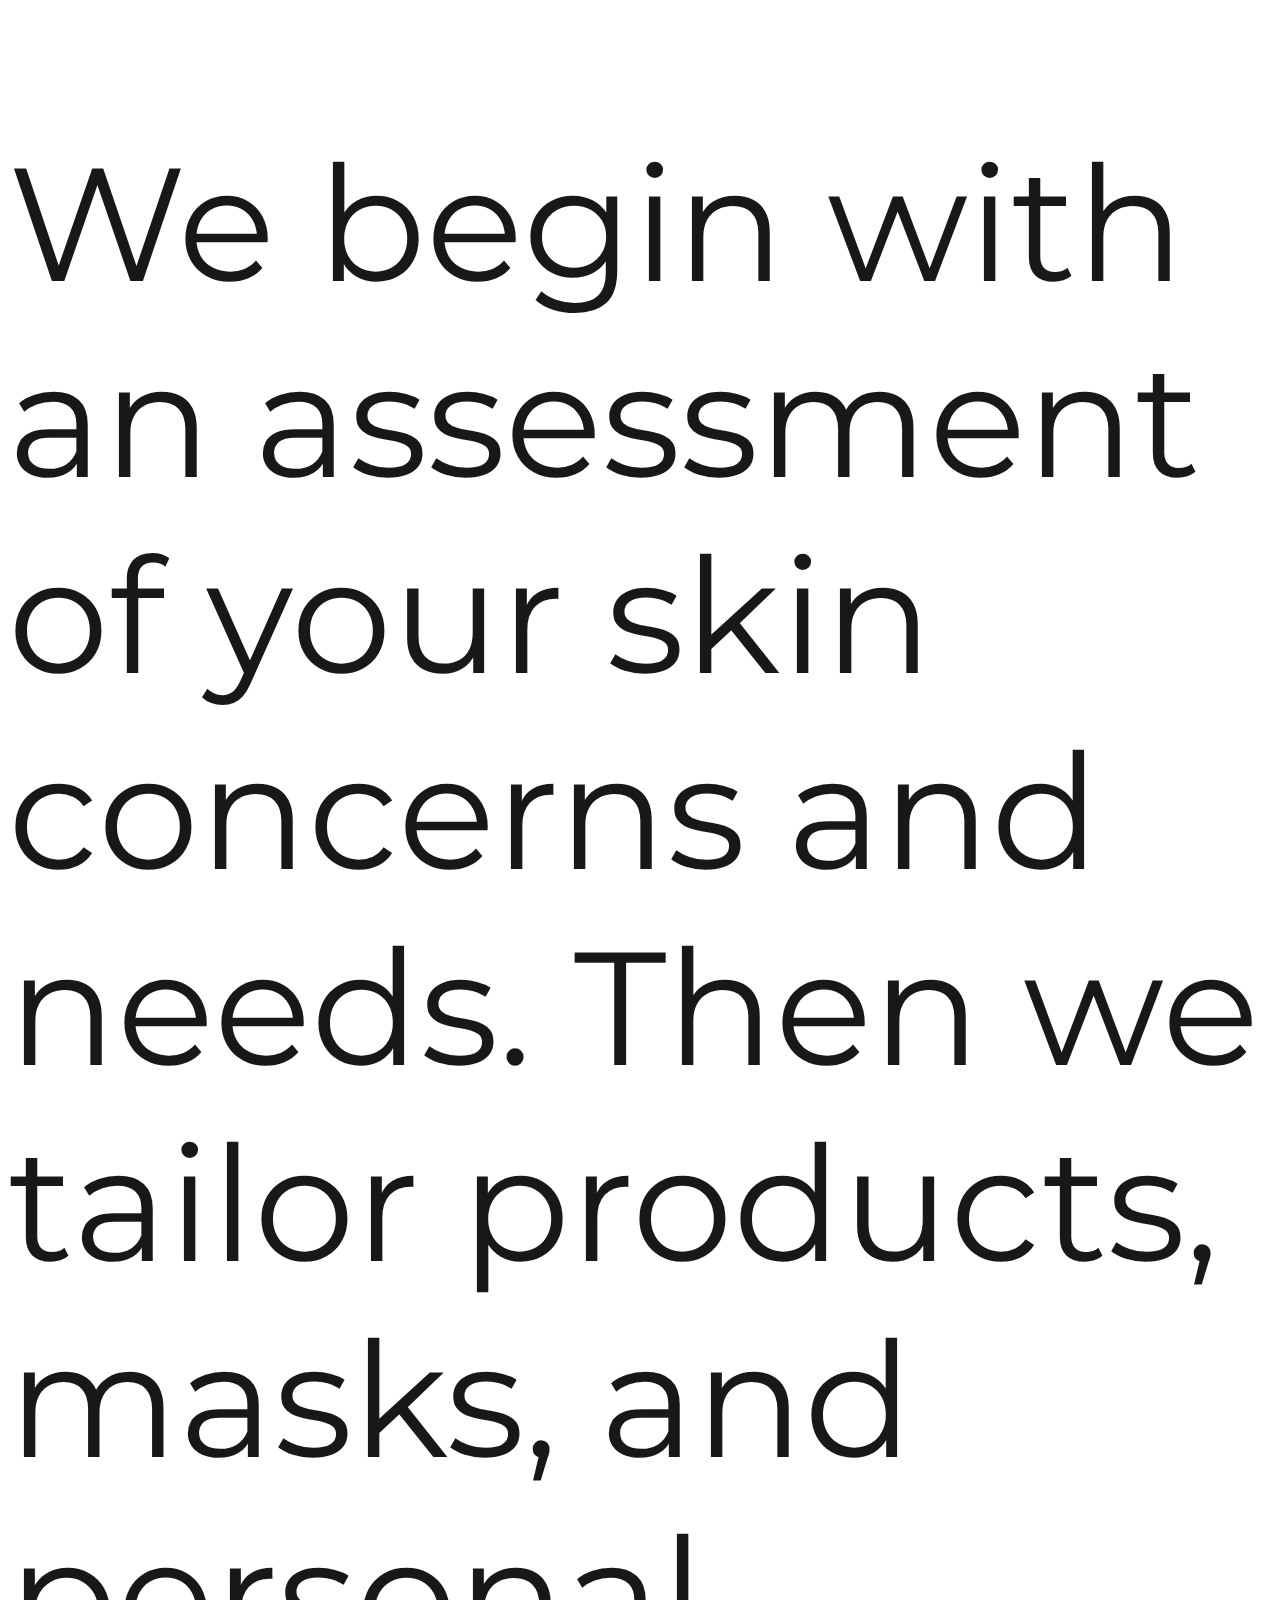
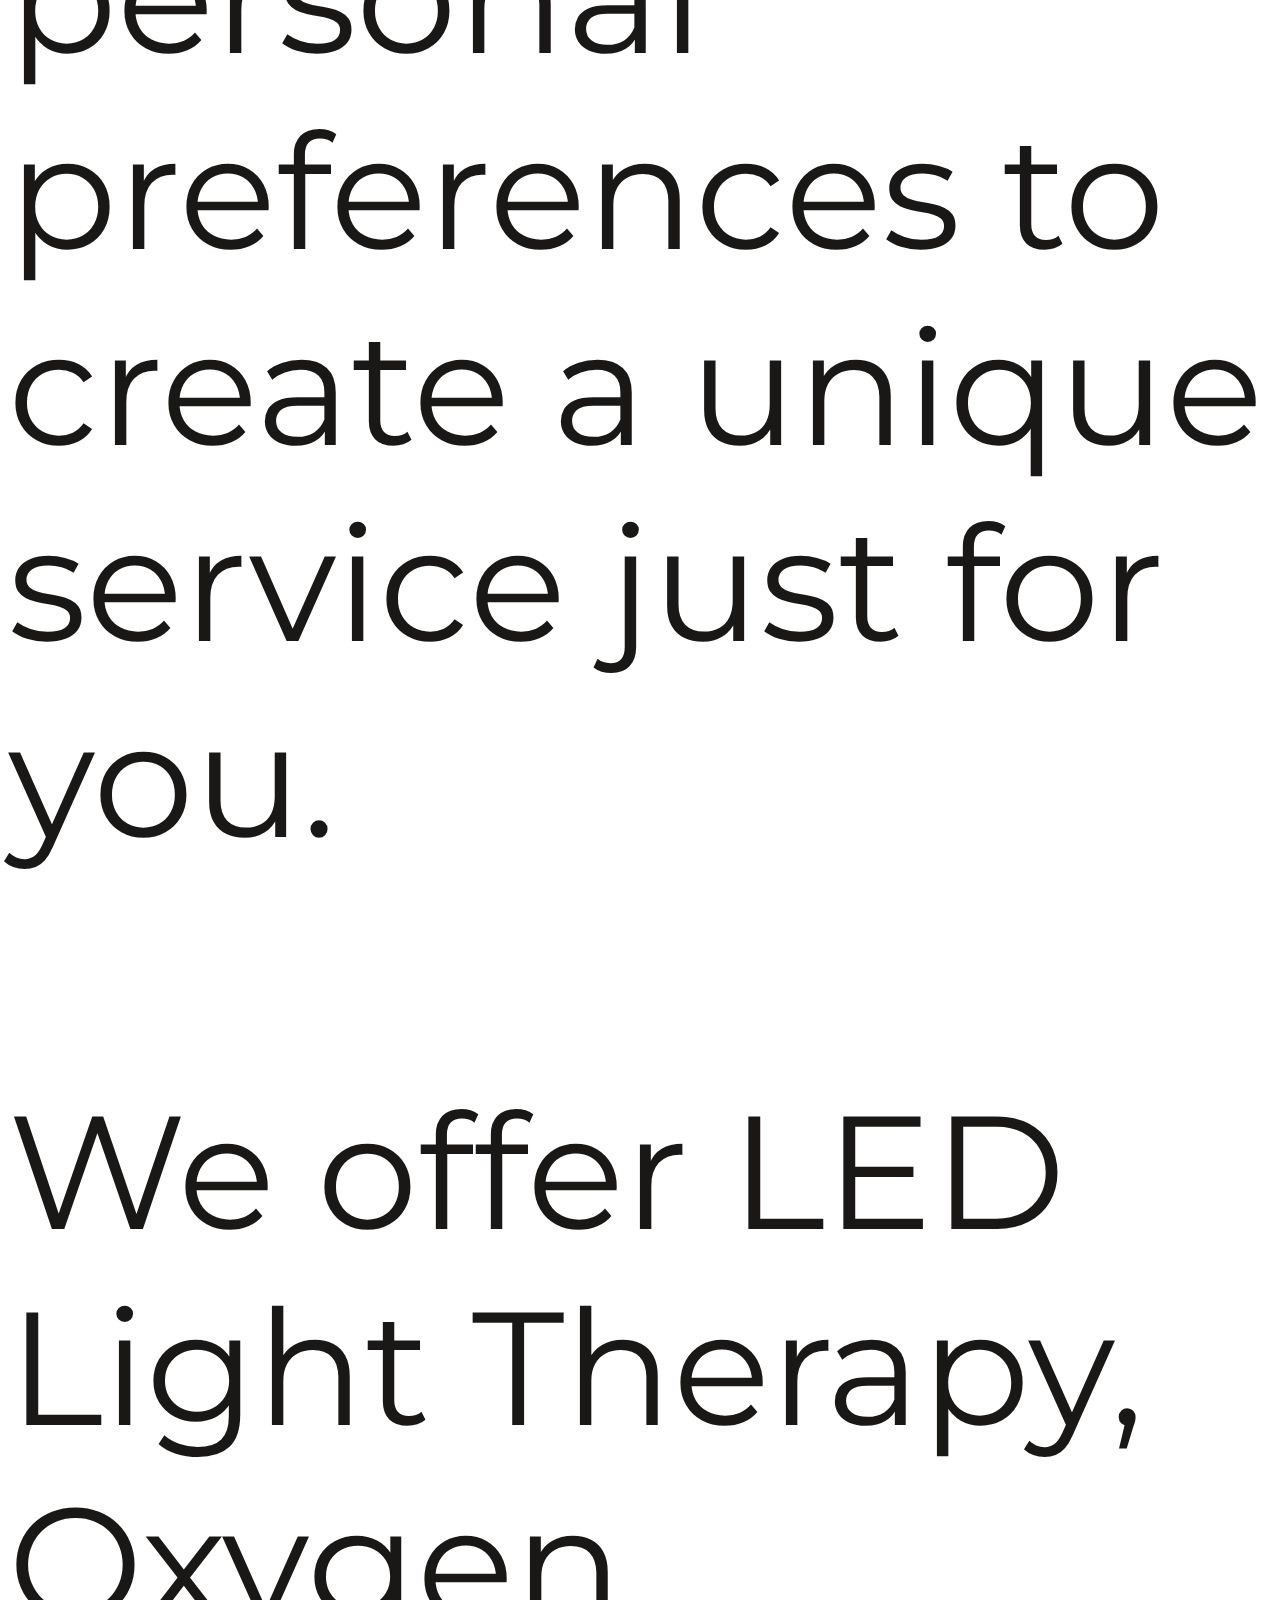
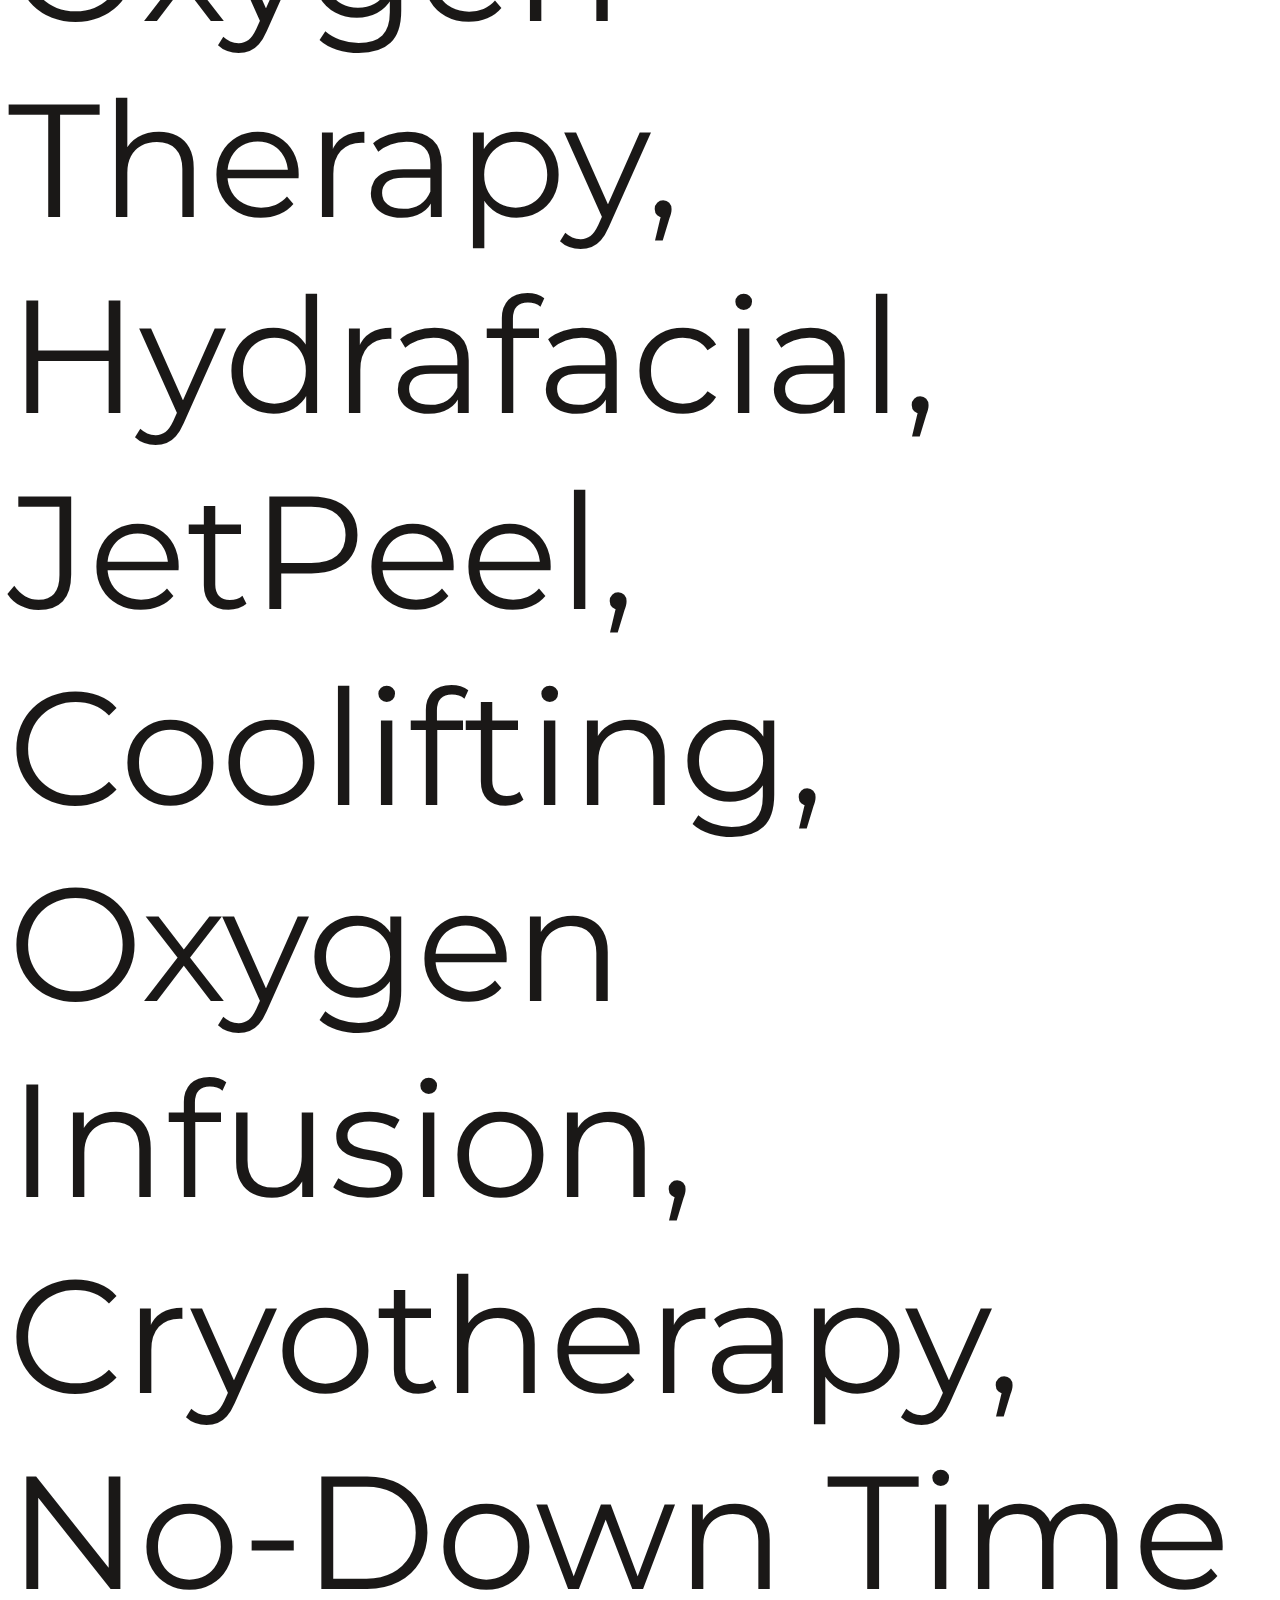
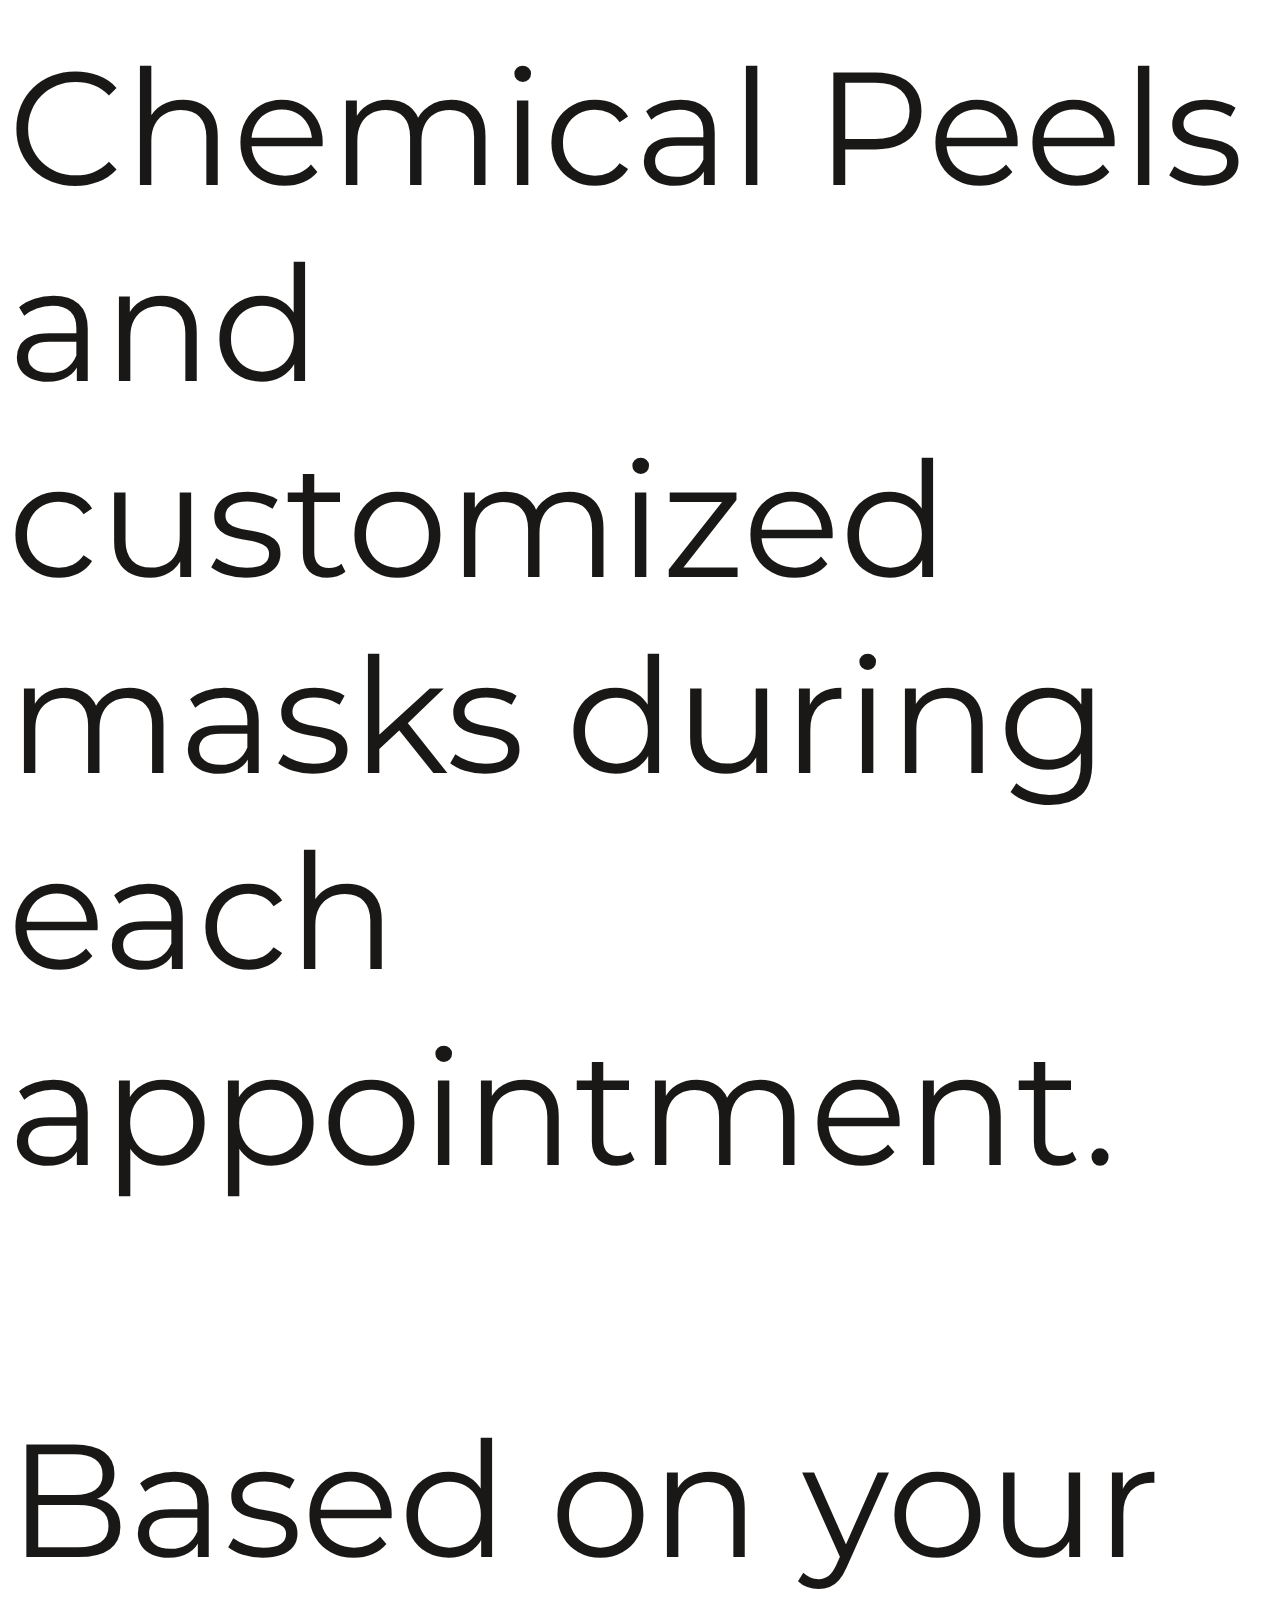
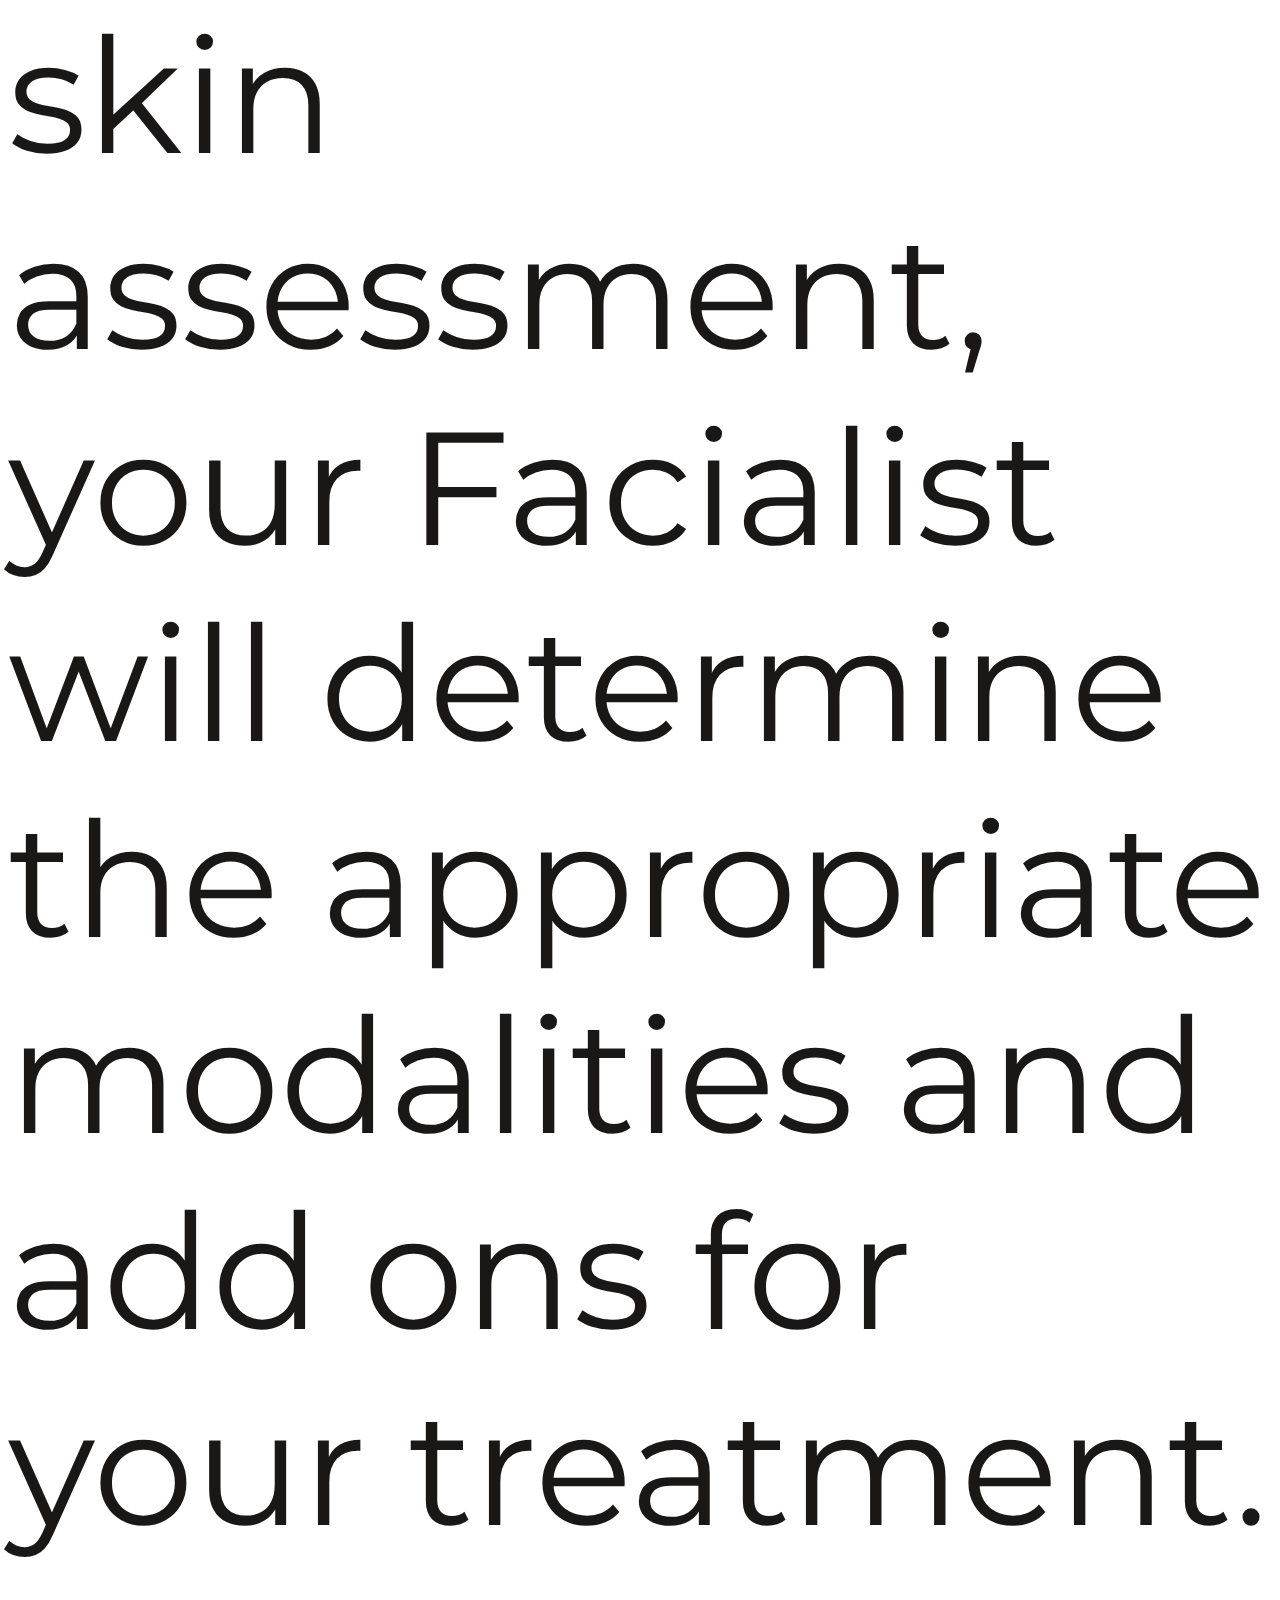
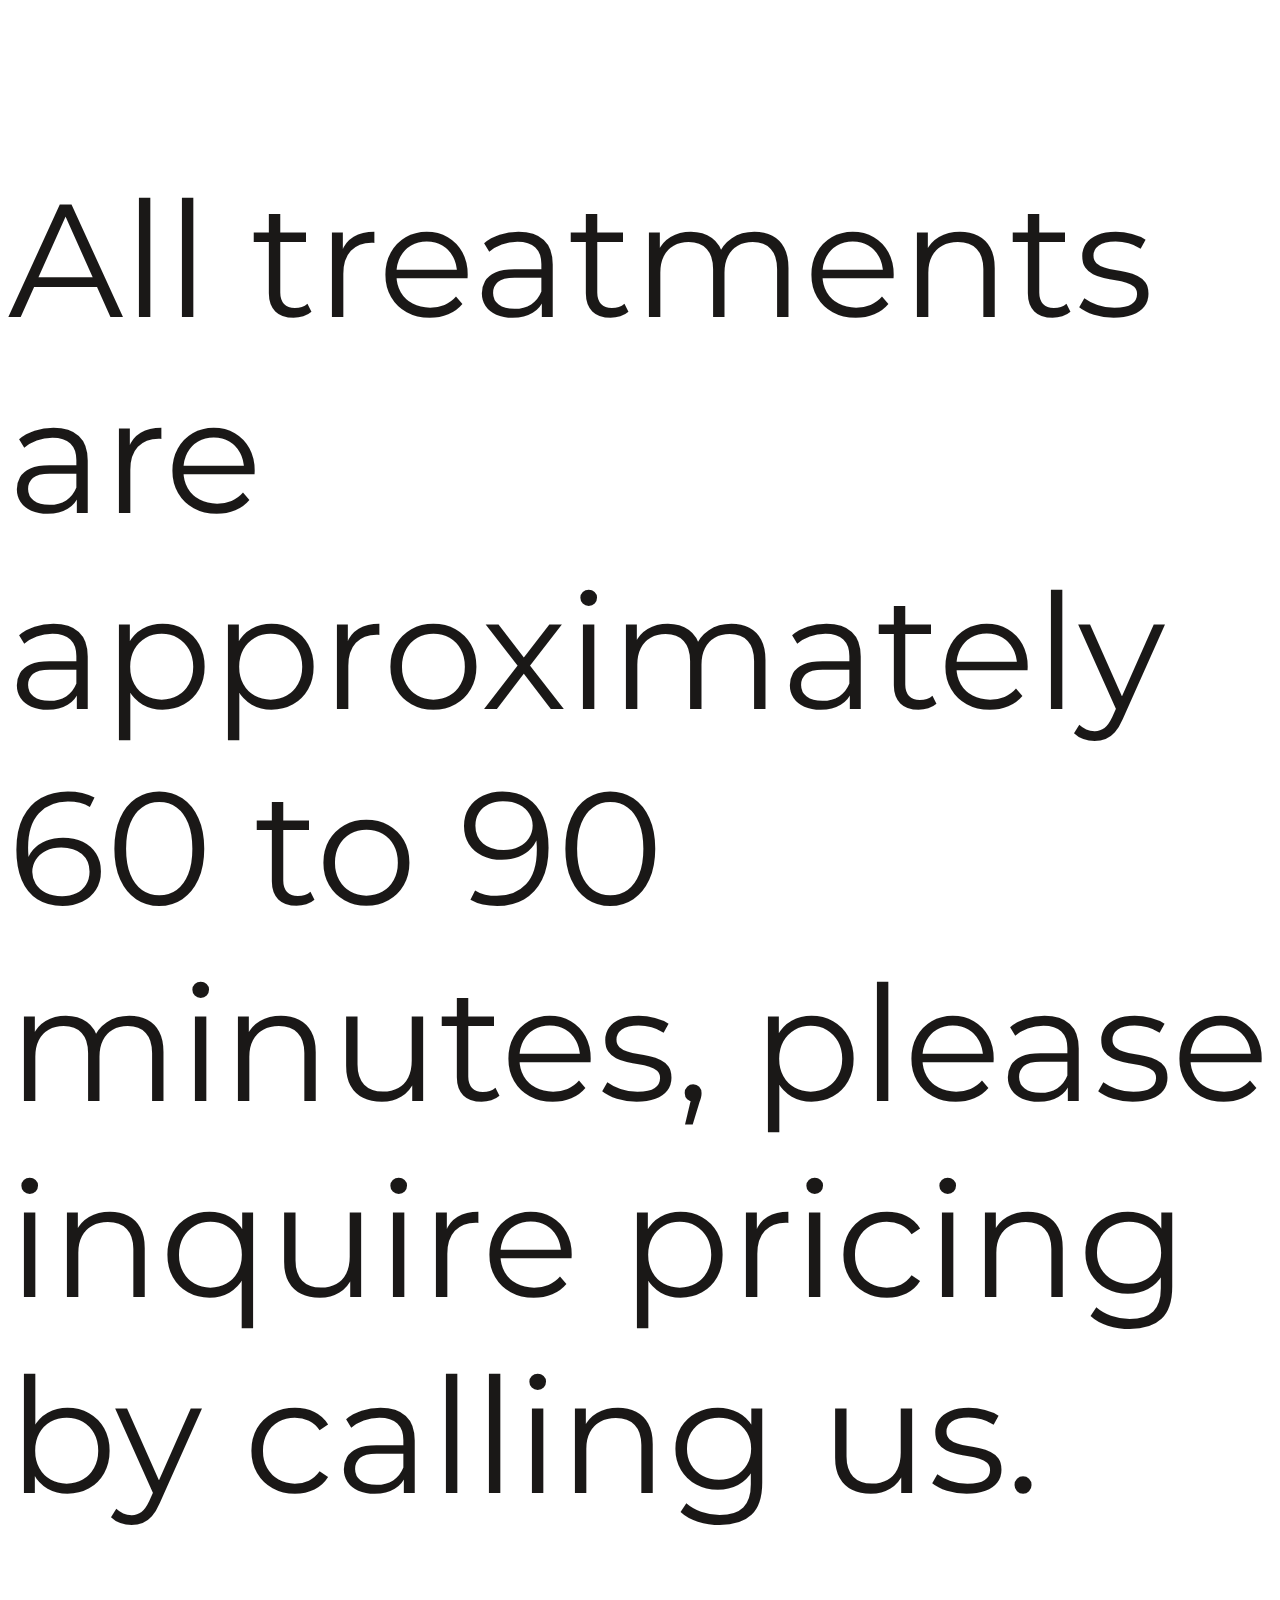
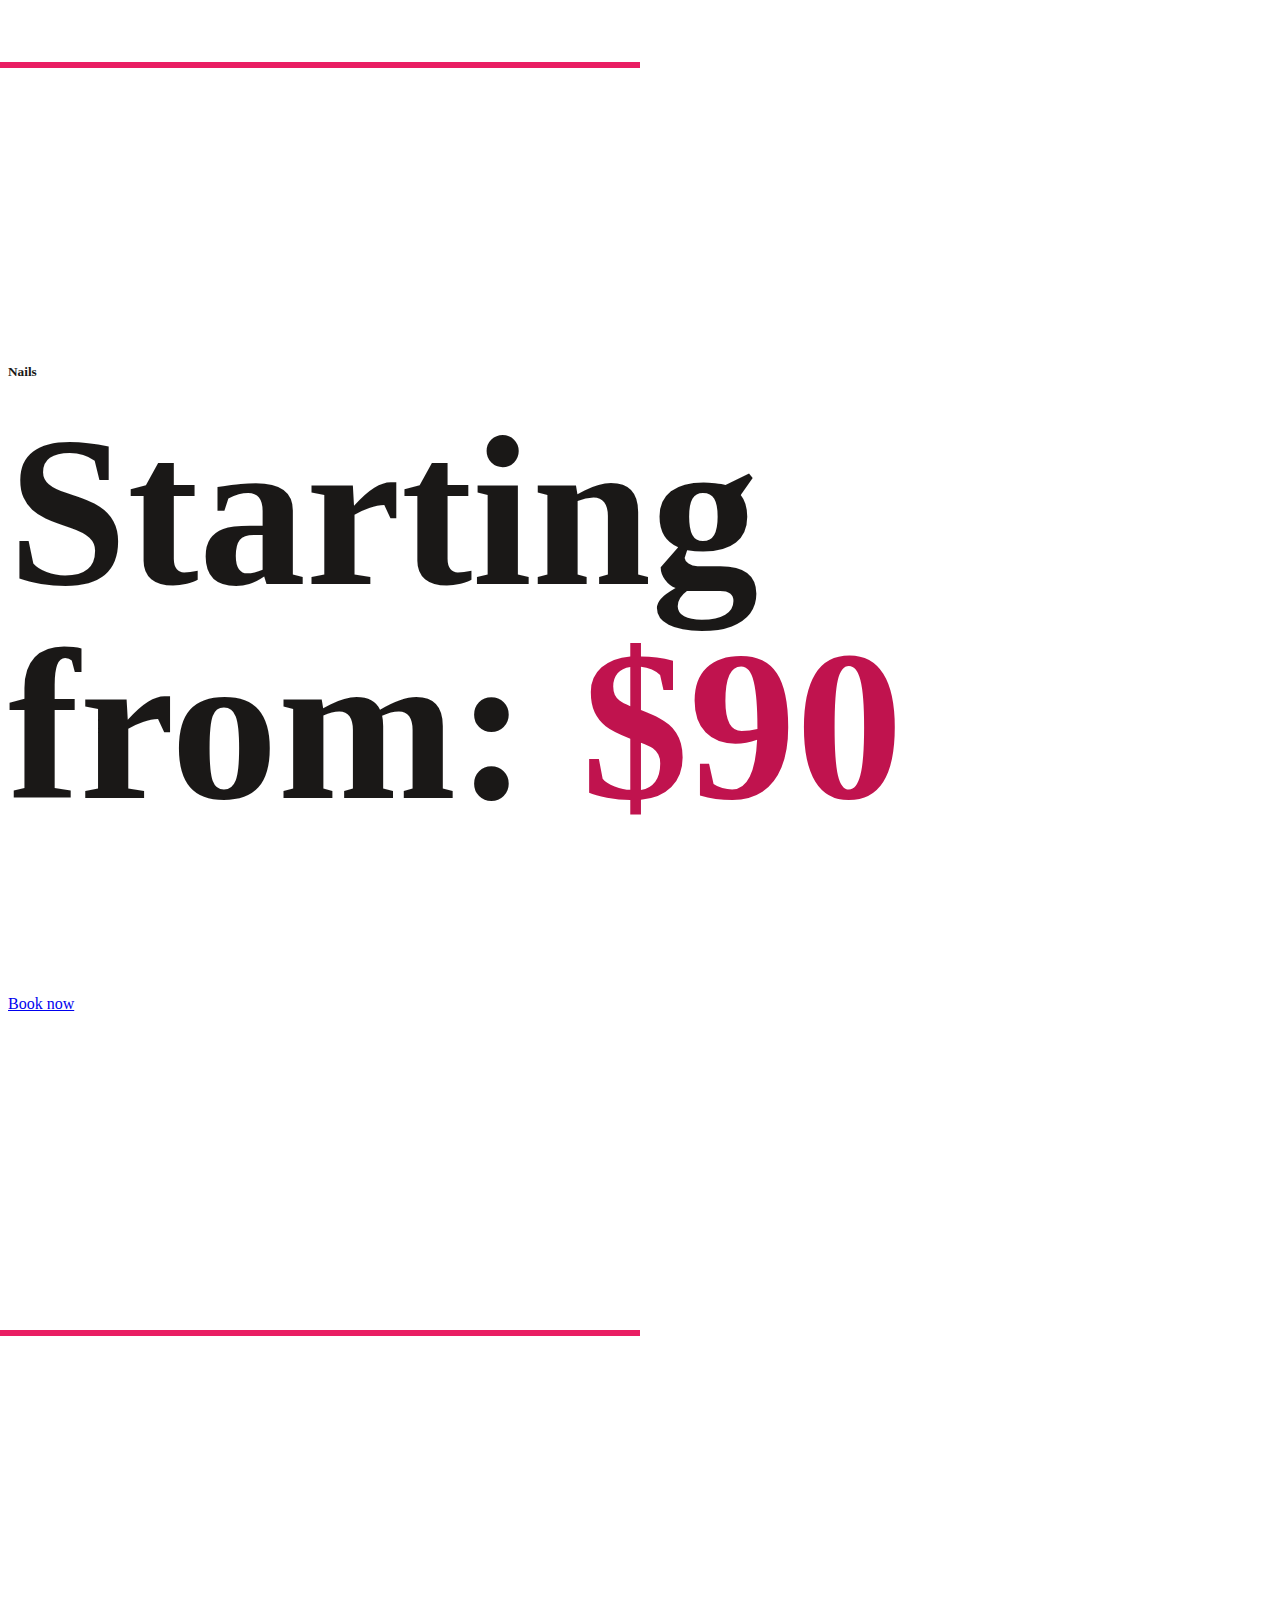
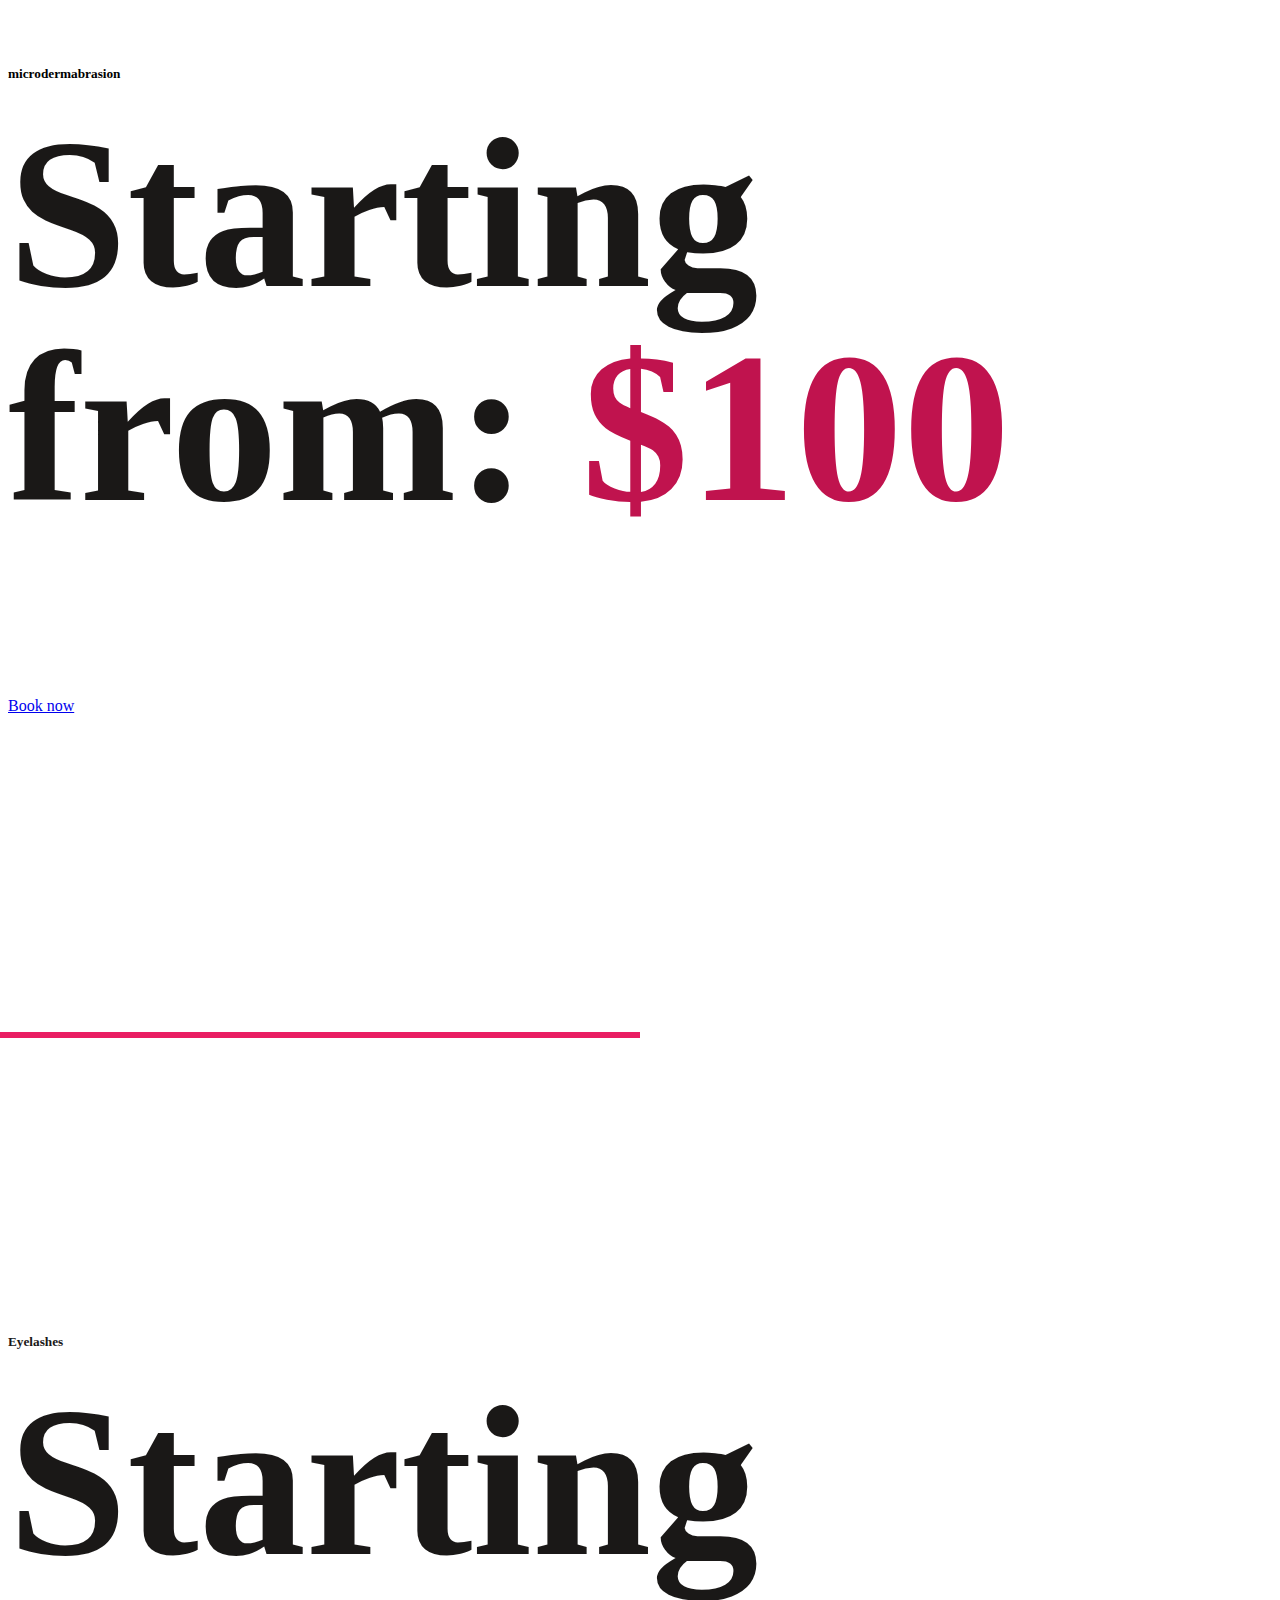
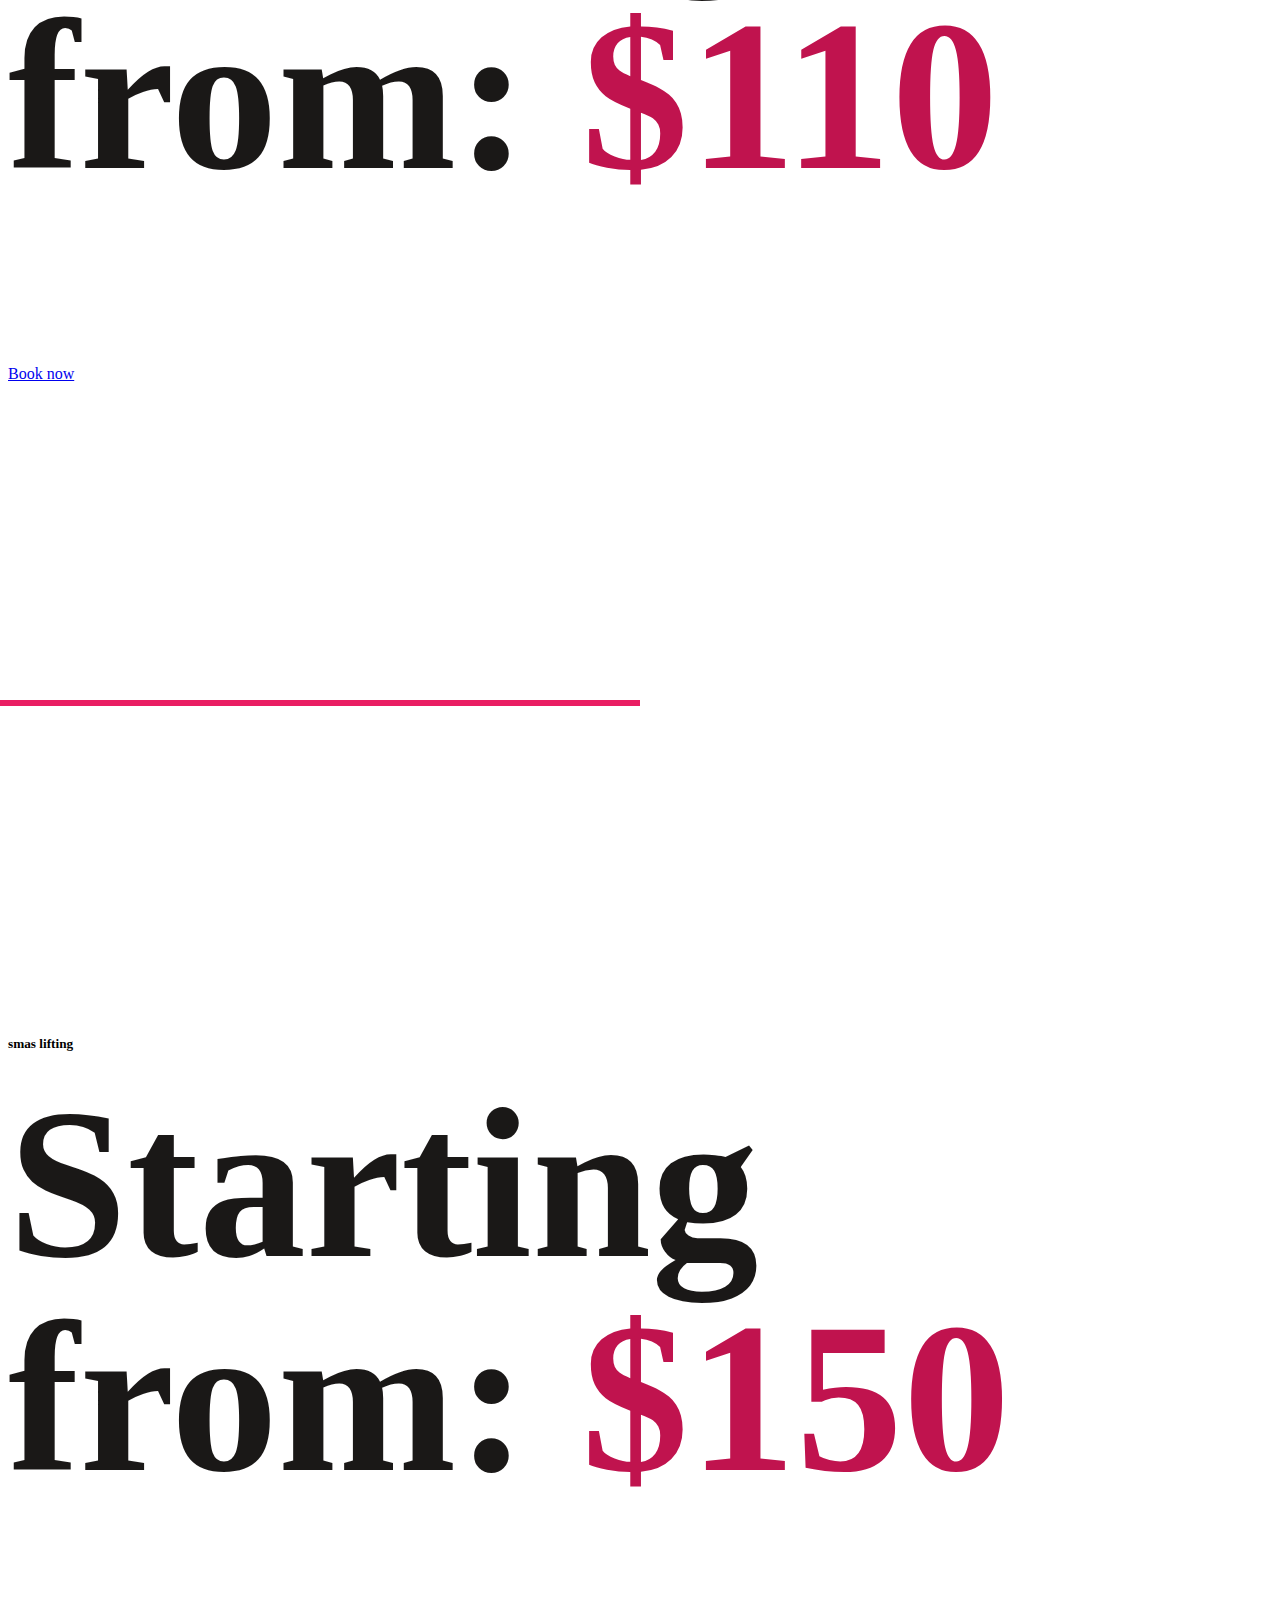
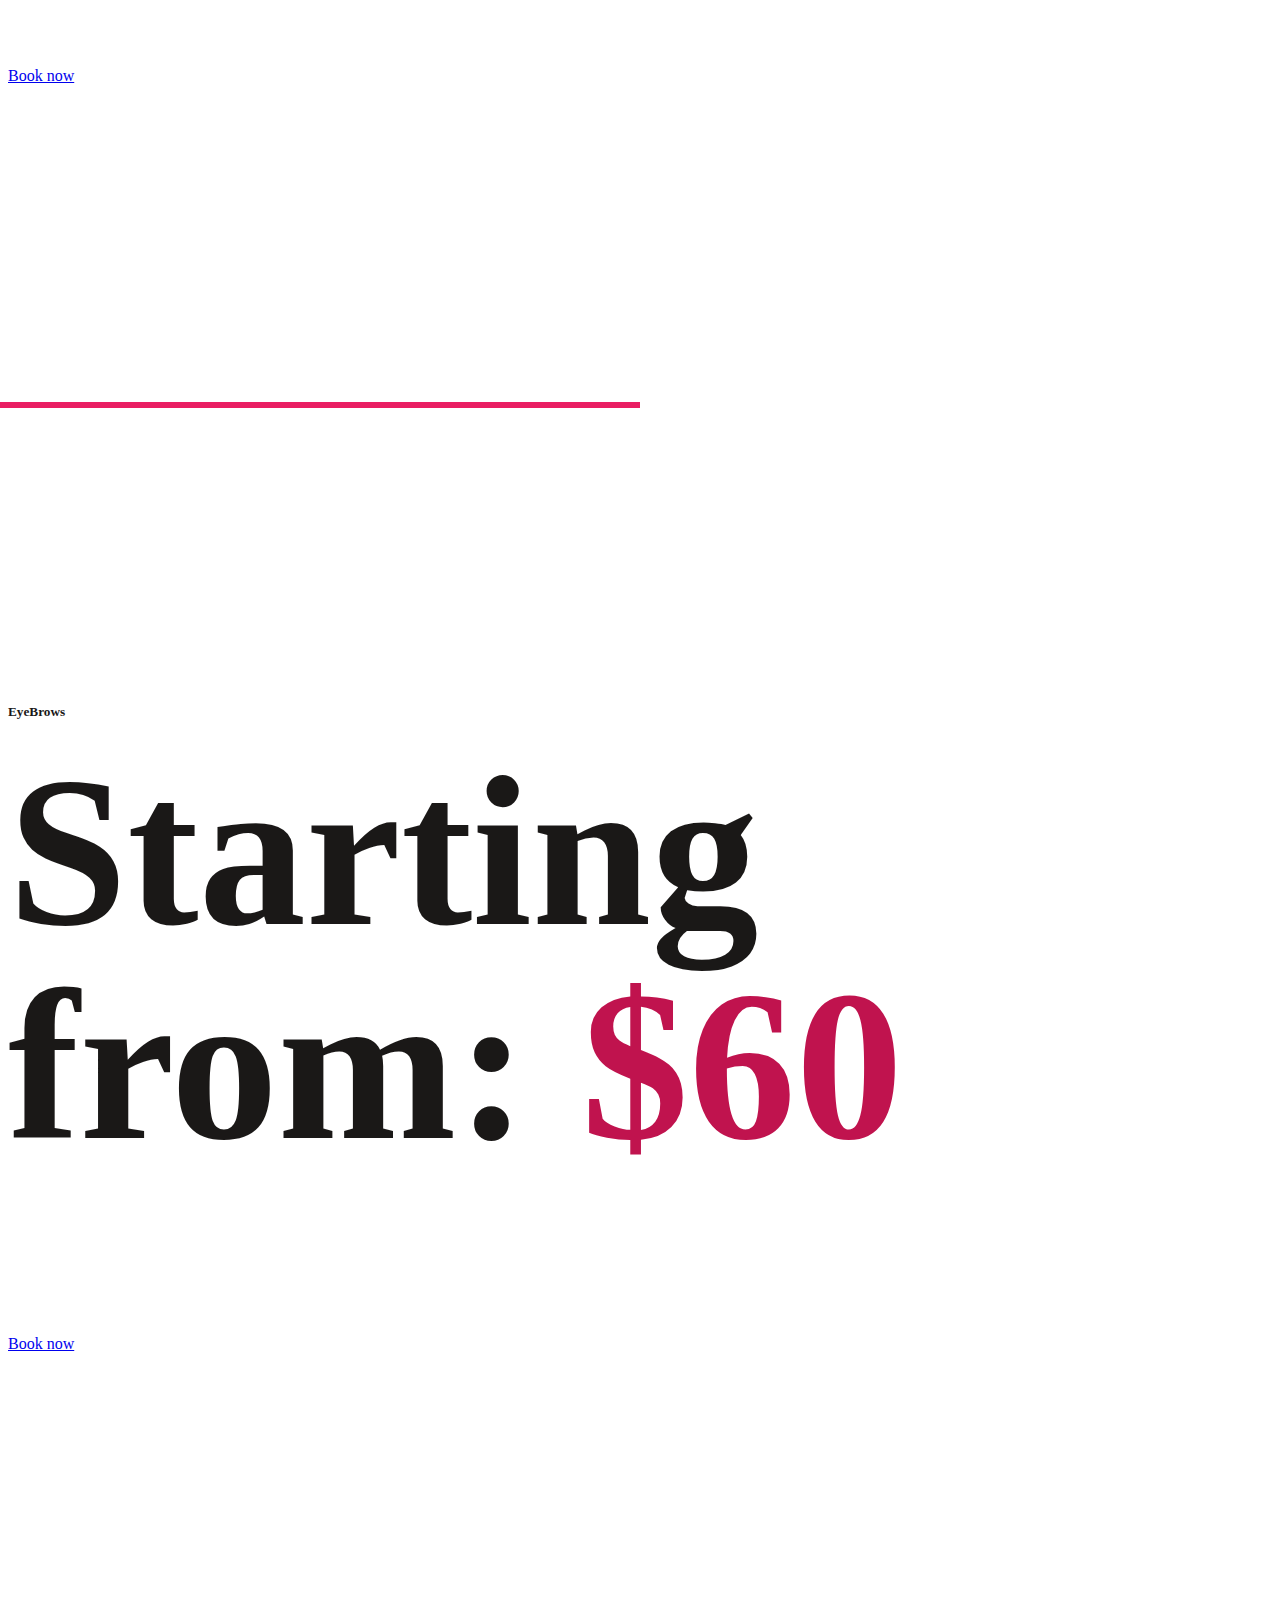
<file: services/index.html>
<!-- page-render Thu Jan 04 2024 06:54:23 GMT+0000 (Coordinated Universal Time)-->
<!DOCTYPE html>
<html lang="en" itemType="https://schema.org/WebPage" prefix="og: http://ogp.me/ns#">

<!-- Mirrored from newyouca.com/services/ by HTTrack Website Copier/3.x [XR&CO'2014], Wed, 24 Jan 2024 02:39:37 GMT -->
<head>
  <meta charset="utf-8"/>
  <meta http-equiv="X-UA-Compatible" content="IE=edge"/>
  <meta name="viewport" content="width=device-width, initial-scale=1, viewport-fit=cover"/>
  <meta name="format-detection" content="telephone=no">
  <title>Services</title>
  <meta property="og:site_name" content="New You">
  <meta property="og:type" content="website" />
  <meta property="og:url" content="index.html">
  <meta property="og:title" content="Services" />
  <meta name="twitter:url" content="index.html">
  <meta name="twitter:card" content="summary_large_image">
  <meta property="twitter:title" content="Services" />
  <link href="../favicons/062b07c7-91ea-4523-8611-c14ebe1df163/favicon-16x16.png" type="image/png" rel="shortcut icon" sizes="16x16">
  <link href="../favicons/062b07c7-91ea-4523-8611-c14ebe1df163/favicon-32x32.png" type="image/png" rel="icon" sizes="32x32">
  <link href="../favicons/062b07c7-91ea-4523-8611-c14ebe1df163/favicon-180x180.png" type="image/png" rel="icon" sizes="180x180">
  <link rel="stylesheet" href="https://static-gcs.edit.site/bundle/publish/0.38.16/publish.css">
  <link rel="stylesheet" type="text/css" href="../styles/062b07c7-91ea-4523-8611-c14ebe1df163fb3a.css?v=1696602315000" id="global_styles">
  <style type="text/css">
  /* cyrillic */
  @font-face {
    font-family: 'PT Sans';
    font-style: normal;
    font-weight: 400;
    font-display: swap;
    src: url(../__fonts/pt-sans-normal-400.woff2) format('woff2');
    unicode-range: U+0301, U+0400-045F, U+0490-0491, U+04B0-04B1, U+2116;
  } 
  /* cyrillic-ext */
  @font-face {
    font-family: 'PT Sans';
    font-style: normal;
    font-weight: 400;
    font-display: swap;
    src: url(../__fonts/pt-sans-normal-400.woff2) format('woff2');
    unicode-range: U+0460-052F, U+1C80-1C88, U+20B4, U+2DE0-2DFF, U+A640-A69F, U+FE2E-FE2F;
  } 
  /* latin */
  @font-face {
    font-family: 'PT Sans';
    font-style: normal;
    font-weight: 400;
    font-display: swap;
    src: url(../__fonts/pt-sans-normal-400.woff2) format('woff2');
    unicode-range: U+0000-00FF, U+0131, U+0152-0153, U+02BB-02BC, U+02C6, U+02DA, U+02DC, U+2000-206F, U+2074, U+20AC, U+2122, U+2191, U+2193, U+2212, U+2215, U+FEFF, U+FFFD;
  } 
  /* latin-ext */
  @font-face {
    font-family: 'PT Sans';
    font-style: normal;
    font-weight: 400;
    font-display: swap;
    src: url(../__fonts/pt-sans-normal-400.woff2) format('woff2');
    unicode-range: U+0100-024F, U+0259, U+1E00-1EFF, U+2020, U+20A0-20AB, U+20AD-20CF, U+2113, U+2C60-2C7F, U+A720-A7FF;
  } 
  /* cyrillic */
  @font-face {
    font-family: 'PT Sans';
    font-style: italic;
    font-weight: 400;
    font-display: swap;
    src: url(../__fonts/pt-sans-italic-400.woff2) format('woff2');
    unicode-range: U+0301, U+0400-045F, U+0490-0491, U+04B0-04B1, U+2116;
  } 
  /* cyrillic-ext */
  @font-face {
    font-family: 'PT Sans';
    font-style: italic;
    font-weight: 400;
    font-display: swap;
    src: url(../__fonts/pt-sans-italic-400.woff2) format('woff2');
    unicode-range: U+0460-052F, U+1C80-1C88, U+20B4, U+2DE0-2DFF, U+A640-A69F, U+FE2E-FE2F;
  } 
  /* latin */
  @font-face {
    font-family: 'PT Sans';
    font-style: italic;
    font-weight: 400;
    font-display: swap;
    src: url(../__fonts/pt-sans-italic-400.woff2) format('woff2');
    unicode-range: U+0000-00FF, U+0131, U+0152-0153, U+02BB-02BC, U+02C6, U+02DA, U+02DC, U+2000-206F, U+2074, U+20AC, U+2122, U+2191, U+2193, U+2212, U+2215, U+FEFF, U+FFFD;
  } 
  /* latin-ext */
  @font-face {
    font-family: 'PT Sans';
    font-style: italic;
    font-weight: 400;
    font-display: swap;
    src: url(../__fonts/pt-sans-italic-400.woff2) format('woff2');
    unicode-range: U+0100-024F, U+0259, U+1E00-1EFF, U+2020, U+20A0-20AB, U+20AD-20CF, U+2113, U+2C60-2C7F, U+A720-A7FF;
  } 
  /* cyrillic */
  @font-face {
    font-family: 'PT Sans';
    font-style: normal;
    font-weight: 700;
    font-display: swap;
    src: url(../__fonts/pt-sans-normal-700.woff2) format('woff2');
    unicode-range: U+0301, U+0400-045F, U+0490-0491, U+04B0-04B1, U+2116;
  } 
  /* cyrillic-ext */
  @font-face {
    font-family: 'PT Sans';
    font-style: normal;
    font-weight: 700;
    font-display: swap;
    src: url(../__fonts/pt-sans-normal-700.woff2) format('woff2');
    unicode-range: U+0460-052F, U+1C80-1C88, U+20B4, U+2DE0-2DFF, U+A640-A69F, U+FE2E-FE2F;
  } 
  /* latin */
  @font-face {
    font-family: 'PT Sans';
    font-style: normal;
    font-weight: 700;
    font-display: swap;
    src: url(../__fonts/pt-sans-normal-700.woff2) format('woff2');
    unicode-range: U+0000-00FF, U+0131, U+0152-0153, U+02BB-02BC, U+02C6, U+02DA, U+02DC, U+2000-206F, U+2074, U+20AC, U+2122, U+2191, U+2193, U+2212, U+2215, U+FEFF, U+FFFD;
  } 
  /* latin-ext */
  @font-face {
    font-family: 'PT Sans';
    font-style: normal;
    font-weight: 700;
    font-display: swap;
    src: url(../__fonts/pt-sans-normal-700.woff2) format('woff2');
    unicode-range: U+0100-024F, U+0259, U+1E00-1EFF, U+2020, U+20A0-20AB, U+20AD-20CF, U+2113, U+2C60-2C7F, U+A720-A7FF;
  } 
  /* cyrillic */
  @font-face {
    font-family: 'PT Sans';
    font-style: italic;
    font-weight: 700;
    font-display: swap;
    src: url(../__fonts/pt-sans-italic-700.woff2) format('woff2');
    unicode-range: U+0301, U+0400-045F, U+0490-0491, U+04B0-04B1, U+2116;
  } 
  /* cyrillic-ext */
  @font-face {
    font-family: 'PT Sans';
    font-style: italic;
    font-weight: 700;
    font-display: swap;
    src: url(../__fonts/pt-sans-italic-700.woff2) format('woff2');
    unicode-range: U+0460-052F, U+1C80-1C88, U+20B4, U+2DE0-2DFF, U+A640-A69F, U+FE2E-FE2F;
  } 
  /* latin */
  @font-face {
    font-family: 'PT Sans';
    font-style: italic;
    font-weight: 700;
    font-display: swap;
    src: url(../__fonts/pt-sans-italic-700.woff2) format('woff2');
    unicode-range: U+0000-00FF, U+0131, U+0152-0153, U+02BB-02BC, U+02C6, U+02DA, U+02DC, U+2000-206F, U+2074, U+20AC, U+2122, U+2191, U+2193, U+2212, U+2215, U+FEFF, U+FFFD;
  } 
  /* latin-ext */
  @font-face {
    font-family: 'PT Sans';
    font-style: italic;
    font-weight: 700;
    font-display: swap;
    src: url(../__fonts/pt-sans-italic-700.woff2) format('woff2');
    unicode-range: U+0100-024F, U+0259, U+1E00-1EFF, U+2020, U+20A0-20AB, U+20AD-20CF, U+2113, U+2C60-2C7F, U+A720-A7FF;
  } 
  /* cyrillic */
  @font-face {
    font-family: 'Playfair Display';
    font-style: normal;
    font-weight: 400;
    font-display: swap;
    src: url(../__fonts/playfair-display-normal-400.woff2) format('woff2');
    unicode-range: U+0301, U+0400-045F, U+0490-0491, U+04B0-04B1, U+2116;
  } 
  /* latin */
  @font-face {
    font-family: 'Playfair Display';
    font-style: normal;
    font-weight: 400;
    font-display: swap;
    src: url(../__fonts/playfair-display-normal-400.woff2) format('woff2');
    unicode-range: U+0000-00FF, U+0131, U+0152-0153, U+02BB-02BC, U+02C6, U+02DA, U+02DC, U+2000-206F, U+2074, U+20AC, U+2122, U+2191, U+2193, U+2212, U+2215, U+FEFF, U+FFFD;
  } 
  /* latin-ext */
  @font-face {
    font-family: 'Playfair Display';
    font-style: normal;
    font-weight: 400;
    font-display: swap;
    src: url(../__fonts/playfair-display-normal-400.woff2) format('woff2');
    unicode-range: U+0100-024F, U+0259, U+1E00-1EFF, U+2020, U+20A0-20AB, U+20AD-20CF, U+2113, U+2C60-2C7F, U+A720-A7FF;
  } 
  /* vietnamese */
  @font-face {
    font-family: 'Playfair Display';
    font-style: normal;
    font-weight: 400;
    font-display: swap;
    src: url(../__fonts/playfair-display-normal-400.woff2) format('woff2');
    unicode-range: U+0102-0103, U+0110-0111, U+0128-0129, U+0168-0169, U+01A0-01A1, U+01AF-01B0, U+1EA0-1EF9, U+20AB;
  } 
  /* cyrillic */
  @font-face {
    font-family: 'Playfair Display';
    font-style: normal;
    font-weight: 500;
    font-display: swap;
    src: url(../__fonts/playfair-display-normal-500.woff2) format('woff2');
    unicode-range: U+0301, U+0400-045F, U+0490-0491, U+04B0-04B1, U+2116;
  } 
  /* latin */
  @font-face {
    font-family: 'Playfair Display';
    font-style: normal;
    font-weight: 500;
    font-display: swap;
    src: url(../__fonts/playfair-display-normal-500.woff2) format('woff2');
    unicode-range: U+0000-00FF, U+0131, U+0152-0153, U+02BB-02BC, U+02C6, U+02DA, U+02DC, U+2000-206F, U+2074, U+20AC, U+2122, U+2191, U+2193, U+2212, U+2215, U+FEFF, U+FFFD;
  } 
  /* latin-ext */
  @font-face {
    font-family: 'Playfair Display';
    font-style: normal;
    font-weight: 500;
    font-display: swap;
    src: url(../__fonts/playfair-display-normal-500.woff2) format('woff2');
    unicode-range: U+0100-024F, U+0259, U+1E00-1EFF, U+2020, U+20A0-20AB, U+20AD-20CF, U+2113, U+2C60-2C7F, U+A720-A7FF;
  } 
  /* vietnamese */
  @font-face {
    font-family: 'Playfair Display';
    font-style: normal;
    font-weight: 500;
    font-display: swap;
    src: url(../__fonts/playfair-display-normal-500.woff2) format('woff2');
    unicode-range: U+0102-0103, U+0110-0111, U+0128-0129, U+0168-0169, U+01A0-01A1, U+01AF-01B0, U+1EA0-1EF9, U+20AB;
  } 
  /* cyrillic */
  @font-face {
    font-family: 'Playfair Display';
    font-style: normal;
    font-weight: 600;
    font-display: swap;
    src: url(../__fonts/playfair-display-normal-600.woff2) format('woff2');
    unicode-range: U+0301, U+0400-045F, U+0490-0491, U+04B0-04B1, U+2116;
  } 
  /* latin */
  @font-face {
    font-family: 'Playfair Display';
    font-style: normal;
    font-weight: 600;
    font-display: swap;
    src: url(../__fonts/playfair-display-normal-600.woff2) format('woff2');
    unicode-range: U+0000-00FF, U+0131, U+0152-0153, U+02BB-02BC, U+02C6, U+02DA, U+02DC, U+2000-206F, U+2074, U+20AC, U+2122, U+2191, U+2193, U+2212, U+2215, U+FEFF, U+FFFD;
  } 
  /* latin-ext */
  @font-face {
    font-family: 'Playfair Display';
    font-style: normal;
    font-weight: 600;
    font-display: swap;
    src: url(../__fonts/playfair-display-normal-600.woff2) format('woff2');
    unicode-range: U+0100-024F, U+0259, U+1E00-1EFF, U+2020, U+20A0-20AB, U+20AD-20CF, U+2113, U+2C60-2C7F, U+A720-A7FF;
  } 
  /* vietnamese */
  @font-face {
    font-family: 'Playfair Display';
    font-style: normal;
    font-weight: 600;
    font-display: swap;
    src: url(../__fonts/playfair-display-normal-600.woff2) format('woff2');
    unicode-range: U+0102-0103, U+0110-0111, U+0128-0129, U+0168-0169, U+01A0-01A1, U+01AF-01B0, U+1EA0-1EF9, U+20AB;
  } 
  /* cyrillic */
  @font-face {
    font-family: 'Playfair Display';
    font-style: normal;
    font-weight: 700;
    font-display: swap;
    src: url(../__fonts/playfair-display-normal-700.woff2) format('woff2');
    unicode-range: U+0301, U+0400-045F, U+0490-0491, U+04B0-04B1, U+2116;
  } 
  /* latin */
  @font-face {
    font-family: 'Playfair Display';
    font-style: normal;
    font-weight: 700;
    font-display: swap;
    src: url(../__fonts/playfair-display-normal-700.woff2) format('woff2');
    unicode-range: U+0000-00FF, U+0131, U+0152-0153, U+02BB-02BC, U+02C6, U+02DA, U+02DC, U+2000-206F, U+2074, U+20AC, U+2122, U+2191, U+2193, U+2212, U+2215, U+FEFF, U+FFFD;
  } 
  /* latin-ext */
  @font-face {
    font-family: 'Playfair Display';
    font-style: normal;
    font-weight: 700;
    font-display: swap;
    src: url(../__fonts/playfair-display-normal-700.woff2) format('woff2');
    unicode-range: U+0100-024F, U+0259, U+1E00-1EFF, U+2020, U+20A0-20AB, U+20AD-20CF, U+2113, U+2C60-2C7F, U+A720-A7FF;
  } 
  /* vietnamese */
  @font-face {
    font-family: 'Playfair Display';
    font-style: normal;
    font-weight: 700;
    font-display: swap;
    src: url(../__fonts/playfair-display-normal-700.woff2) format('woff2');
    unicode-range: U+0102-0103, U+0110-0111, U+0128-0129, U+0168-0169, U+01A0-01A1, U+01AF-01B0, U+1EA0-1EF9, U+20AB;
  } 
  /* cyrillic */
  @font-face {
    font-family: 'Playfair Display';
    font-style: normal;
    font-weight: 800;
    font-display: swap;
    src: url(../__fonts/playfair-display-normal-800.woff2) format('woff2');
    unicode-range: U+0301, U+0400-045F, U+0490-0491, U+04B0-04B1, U+2116;
  } 
  /* latin */
  @font-face {
    font-family: 'Playfair Display';
    font-style: normal;
    font-weight: 800;
    font-display: swap;
    src: url(../__fonts/playfair-display-normal-800.woff2) format('woff2');
    unicode-range: U+0000-00FF, U+0131, U+0152-0153, U+02BB-02BC, U+02C6, U+02DA, U+02DC, U+2000-206F, U+2074, U+20AC, U+2122, U+2191, U+2193, U+2212, U+2215, U+FEFF, U+FFFD;
  } 
  /* latin-ext */
  @font-face {
    font-family: 'Playfair Display';
    font-style: normal;
    font-weight: 800;
    font-display: swap;
    src: url(../__fonts/playfair-display-normal-800.woff2) format('woff2');
    unicode-range: U+0100-024F, U+0259, U+1E00-1EFF, U+2020, U+20A0-20AB, U+20AD-20CF, U+2113, U+2C60-2C7F, U+A720-A7FF;
  } 
  /* vietnamese */
  @font-face {
    font-family: 'Playfair Display';
    font-style: normal;
    font-weight: 800;
    font-display: swap;
    src: url(../__fonts/playfair-display-normal-800.woff2) format('woff2');
    unicode-range: U+0102-0103, U+0110-0111, U+0128-0129, U+0168-0169, U+01A0-01A1, U+01AF-01B0, U+1EA0-1EF9, U+20AB;
  } 
  /* cyrillic */
  @font-face {
    font-family: 'Playfair Display';
    font-style: normal;
    font-weight: 900;
    font-display: swap;
    src: url(../__fonts/playfair-display-normal-900.woff2) format('woff2');
    unicode-range: U+0301, U+0400-045F, U+0490-0491, U+04B0-04B1, U+2116;
  } 
  /* latin */
  @font-face {
    font-family: 'Playfair Display';
    font-style: normal;
    font-weight: 900;
    font-display: swap;
    src: url(../__fonts/playfair-display-normal-900.woff2) format('woff2');
    unicode-range: U+0000-00FF, U+0131, U+0152-0153, U+02BB-02BC, U+02C6, U+02DA, U+02DC, U+2000-206F, U+2074, U+20AC, U+2122, U+2191, U+2193, U+2212, U+2215, U+FEFF, U+FFFD;
  } 
  /* latin-ext */
  @font-face {
    font-family: 'Playfair Display';
    font-style: normal;
    font-weight: 900;
    font-display: swap;
    src: url(../__fonts/playfair-display-normal-900.woff2) format('woff2');
    unicode-range: U+0100-024F, U+0259, U+1E00-1EFF, U+2020, U+20A0-20AB, U+20AD-20CF, U+2113, U+2C60-2C7F, U+A720-A7FF;
  } 
  /* vietnamese */
  @font-face {
    font-family: 'Playfair Display';
    font-style: normal;
    font-weight: 900;
    font-display: swap;
    src: url(../__fonts/playfair-display-normal-900.woff2) format('woff2');
    unicode-range: U+0102-0103, U+0110-0111, U+0128-0129, U+0168-0169, U+01A0-01A1, U+01AF-01B0, U+1EA0-1EF9, U+20AB;
  } 
  /* cyrillic */
  @font-face {
    font-family: 'Playfair Display';
    font-style: italic;
    font-weight: 400;
    font-display: swap;
    src: url(../__fonts/playfair-display-italic-400.woff2) format('woff2');
    unicode-range: U+0301, U+0400-045F, U+0490-0491, U+04B0-04B1, U+2116;
  } 
  /* latin */
  @font-face {
    font-family: 'Playfair Display';
    font-style: italic;
    font-weight: 400;
    font-display: swap;
    src: url(../__fonts/playfair-display-italic-400.woff2) format('woff2');
    unicode-range: U+0000-00FF, U+0131, U+0152-0153, U+02BB-02BC, U+02C6, U+02DA, U+02DC, U+2000-206F, U+2074, U+20AC, U+2122, U+2191, U+2193, U+2212, U+2215, U+FEFF, U+FFFD;
  } 
  /* latin-ext */
  @font-face {
    font-family: 'Playfair Display';
    font-style: italic;
    font-weight: 400;
    font-display: swap;
    src: url(../__fonts/playfair-display-italic-400.woff2) format('woff2');
    unicode-range: U+0100-024F, U+0259, U+1E00-1EFF, U+2020, U+20A0-20AB, U+20AD-20CF, U+2113, U+2C60-2C7F, U+A720-A7FF;
  } 
  /* vietnamese */
  @font-face {
    font-family: 'Playfair Display';
    font-style: italic;
    font-weight: 400;
    font-display: swap;
    src: url(../__fonts/playfair-display-italic-400.woff2) format('woff2');
    unicode-range: U+0102-0103, U+0110-0111, U+0128-0129, U+0168-0169, U+01A0-01A1, U+01AF-01B0, U+1EA0-1EF9, U+20AB;
  } 
  /* cyrillic */
  @font-face {
    font-family: 'Playfair Display';
    font-style: italic;
    font-weight: 500;
    font-display: swap;
    src: url(../__fonts/playfair-display-italic-500.woff2) format('woff2');
    unicode-range: U+0301, U+0400-045F, U+0490-0491, U+04B0-04B1, U+2116;
  } 
  /* latin */
  @font-face {
    font-family: 'Playfair Display';
    font-style: italic;
    font-weight: 500;
    font-display: swap;
    src: url(../__fonts/playfair-display-italic-500.woff2) format('woff2');
    unicode-range: U+0000-00FF, U+0131, U+0152-0153, U+02BB-02BC, U+02C6, U+02DA, U+02DC, U+2000-206F, U+2074, U+20AC, U+2122, U+2191, U+2193, U+2212, U+2215, U+FEFF, U+FFFD;
  } 
  /* latin-ext */
  @font-face {
    font-family: 'Playfair Display';
    font-style: italic;
    font-weight: 500;
    font-display: swap;
    src: url(../__fonts/playfair-display-italic-500.woff2) format('woff2');
    unicode-range: U+0100-024F, U+0259, U+1E00-1EFF, U+2020, U+20A0-20AB, U+20AD-20CF, U+2113, U+2C60-2C7F, U+A720-A7FF;
  } 
  /* vietnamese */
  @font-face {
    font-family: 'Playfair Display';
    font-style: italic;
    font-weight: 500;
    font-display: swap;
    src: url(../__fonts/playfair-display-italic-500.woff2) format('woff2');
    unicode-range: U+0102-0103, U+0110-0111, U+0128-0129, U+0168-0169, U+01A0-01A1, U+01AF-01B0, U+1EA0-1EF9, U+20AB;
  } 
  /* cyrillic */
  @font-face {
    font-family: 'Playfair Display';
    font-style: italic;
    font-weight: 600;
    font-display: swap;
    src: url(../__fonts/playfair-display-italic-600.woff2) format('woff2');
    unicode-range: U+0301, U+0400-045F, U+0490-0491, U+04B0-04B1, U+2116;
  } 
  /* latin */
  @font-face {
    font-family: 'Playfair Display';
    font-style: italic;
    font-weight: 600;
    font-display: swap;
    src: url(../__fonts/playfair-display-italic-600.woff2) format('woff2');
    unicode-range: U+0000-00FF, U+0131, U+0152-0153, U+02BB-02BC, U+02C6, U+02DA, U+02DC, U+2000-206F, U+2074, U+20AC, U+2122, U+2191, U+2193, U+2212, U+2215, U+FEFF, U+FFFD;
  } 
  /* latin-ext */
  @font-face {
    font-family: 'Playfair Display';
    font-style: italic;
    font-weight: 600;
    font-display: swap;
    src: url(../__fonts/playfair-display-italic-600.woff2) format('woff2');
    unicode-range: U+0100-024F, U+0259, U+1E00-1EFF, U+2020, U+20A0-20AB, U+20AD-20CF, U+2113, U+2C60-2C7F, U+A720-A7FF;
  } 
  /* vietnamese */
  @font-face {
    font-family: 'Playfair Display';
    font-style: italic;
    font-weight: 600;
    font-display: swap;
    src: url(../__fonts/playfair-display-italic-600.woff2) format('woff2');
    unicode-range: U+0102-0103, U+0110-0111, U+0128-0129, U+0168-0169, U+01A0-01A1, U+01AF-01B0, U+1EA0-1EF9, U+20AB;
  } 
  /* cyrillic */
  @font-face {
    font-family: 'Playfair Display';
    font-style: italic;
    font-weight: 700;
    font-display: swap;
    src: url(../__fonts/playfair-display-italic-700.woff2) format('woff2');
    unicode-range: U+0301, U+0400-045F, U+0490-0491, U+04B0-04B1, U+2116;
  } 
  /* latin */
  @font-face {
    font-family: 'Playfair Display';
    font-style: italic;
    font-weight: 700;
    font-display: swap;
    src: url(../__fonts/playfair-display-italic-700.woff2) format('woff2');
    unicode-range: U+0000-00FF, U+0131, U+0152-0153, U+02BB-02BC, U+02C6, U+02DA, U+02DC, U+2000-206F, U+2074, U+20AC, U+2122, U+2191, U+2193, U+2212, U+2215, U+FEFF, U+FFFD;
  } 
  /* latin-ext */
  @font-face {
    font-family: 'Playfair Display';
    font-style: italic;
    font-weight: 700;
    font-display: swap;
    src: url(../__fonts/playfair-display-italic-700.woff2) format('woff2');
    unicode-range: U+0100-024F, U+0259, U+1E00-1EFF, U+2020, U+20A0-20AB, U+20AD-20CF, U+2113, U+2C60-2C7F, U+A720-A7FF;
  } 
  /* vietnamese */
  @font-face {
    font-family: 'Playfair Display';
    font-style: italic;
    font-weight: 700;
    font-display: swap;
    src: url(../__fonts/playfair-display-italic-700.woff2) format('woff2');
    unicode-range: U+0102-0103, U+0110-0111, U+0128-0129, U+0168-0169, U+01A0-01A1, U+01AF-01B0, U+1EA0-1EF9, U+20AB;
  } 
  /* cyrillic */
  @font-face {
    font-family: 'Playfair Display';
    font-style: italic;
    font-weight: 800;
    font-display: swap;
    src: url(../__fonts/playfair-display-italic-800.woff2) format('woff2');
    unicode-range: U+0301, U+0400-045F, U+0490-0491, U+04B0-04B1, U+2116;
  } 
  /* latin */
  @font-face {
    font-family: 'Playfair Display';
    font-style: italic;
    font-weight: 800;
    font-display: swap;
    src: url(../__fonts/playfair-display-italic-800.woff2) format('woff2');
    unicode-range: U+0000-00FF, U+0131, U+0152-0153, U+02BB-02BC, U+02C6, U+02DA, U+02DC, U+2000-206F, U+2074, U+20AC, U+2122, U+2191, U+2193, U+2212, U+2215, U+FEFF, U+FFFD;
  } 
  /* latin-ext */
  @font-face {
    font-family: 'Playfair Display';
    font-style: italic;
    font-weight: 800;
    font-display: swap;
    src: url(../__fonts/playfair-display-italic-800.woff2) format('woff2');
    unicode-range: U+0100-024F, U+0259, U+1E00-1EFF, U+2020, U+20A0-20AB, U+20AD-20CF, U+2113, U+2C60-2C7F, U+A720-A7FF;
  } 
  /* vietnamese */
  @font-face {
    font-family: 'Playfair Display';
    font-style: italic;
    font-weight: 800;
    font-display: swap;
    src: url(../__fonts/playfair-display-italic-800.woff2) format('woff2');
    unicode-range: U+0102-0103, U+0110-0111, U+0128-0129, U+0168-0169, U+01A0-01A1, U+01AF-01B0, U+1EA0-1EF9, U+20AB;
  } 
  /* cyrillic */
  @font-face {
    font-family: 'Playfair Display';
    font-style: italic;
    font-weight: 900;
    font-display: swap;
    src: url(../__fonts/playfair-display-italic-900.woff2) format('woff2');
    unicode-range: U+0301, U+0400-045F, U+0490-0491, U+04B0-04B1, U+2116;
  } 
  /* latin */
  @font-face {
    font-family: 'Playfair Display';
    font-style: italic;
    font-weight: 900;
    font-display: swap;
    src: url(../__fonts/playfair-display-italic-900.woff2) format('woff2');
    unicode-range: U+0000-00FF, U+0131, U+0152-0153, U+02BB-02BC, U+02C6, U+02DA, U+02DC, U+2000-206F, U+2074, U+20AC, U+2122, U+2191, U+2193, U+2212, U+2215, U+FEFF, U+FFFD;
  } 
  /* latin-ext */
  @font-face {
    font-family: 'Playfair Display';
    font-style: italic;
    font-weight: 900;
    font-display: swap;
    src: url(../__fonts/playfair-display-italic-900.woff2) format('woff2');
    unicode-range: U+0100-024F, U+0259, U+1E00-1EFF, U+2020, U+20A0-20AB, U+20AD-20CF, U+2113, U+2C60-2C7F, U+A720-A7FF;
  } 
  /* vietnamese */
  @font-face {
    font-family: 'Playfair Display';
    font-style: italic;
    font-weight: 900;
    font-display: swap;
    src: url(../__fonts/playfair-display-italic-900.woff2) format('woff2');
    unicode-range: U+0102-0103, U+0110-0111, U+0128-0129, U+0168-0169, U+01A0-01A1, U+01AF-01B0, U+1EA0-1EF9, U+20AB;
  } 
  /* cyrillic */
  @font-face {
    font-family: 'Montserrat';
    font-style: normal;
    font-weight: 100;
    font-display: swap;
    src: url(../__fonts/montserrat-normal-100.woff2) format('woff2');
    unicode-range: U+0301, U+0400-045F, U+0490-0491, U+04B0-04B1, U+2116;
  } 
  /* cyrillic-ext */
  @font-face {
    font-family: 'Montserrat';
    font-style: normal;
    font-weight: 100;
    font-display: swap;
    src: url(../__fonts/montserrat-normal-100.woff2) format('woff2');
    unicode-range: U+0460-052F, U+1C80-1C88, U+20B4, U+2DE0-2DFF, U+A640-A69F, U+FE2E-FE2F;
  } 
  /* latin */
  @font-face {
    font-family: 'Montserrat';
    font-style: normal;
    font-weight: 100;
    font-display: swap;
    src: url(../__fonts/montserrat-normal-100.woff2) format('woff2');
    unicode-range: U+0000-00FF, U+0131, U+0152-0153, U+02BB-02BC, U+02C6, U+02DA, U+02DC, U+2000-206F, U+2074, U+20AC, U+2122, U+2191, U+2193, U+2212, U+2215, U+FEFF, U+FFFD;
  } 
  /* latin-ext */
  @font-face {
    font-family: 'Montserrat';
    font-style: normal;
    font-weight: 100;
    font-display: swap;
    src: url(../__fonts/montserrat-normal-100.woff2) format('woff2');
    unicode-range: U+0100-024F, U+0259, U+1E00-1EFF, U+2020, U+20A0-20AB, U+20AD-20CF, U+2113, U+2C60-2C7F, U+A720-A7FF;
  } 
  /* vietnamese */
  @font-face {
    font-family: 'Montserrat';
    font-style: normal;
    font-weight: 100;
    font-display: swap;
    src: url(../__fonts/montserrat-normal-100.woff2) format('woff2');
    unicode-range: U+0102-0103, U+0110-0111, U+0128-0129, U+0168-0169, U+01A0-01A1, U+01AF-01B0, U+1EA0-1EF9, U+20AB;
  } 
  /* cyrillic */
  @font-face {
    font-family: 'Montserrat';
    font-style: normal;
    font-weight: 200;
    font-display: swap;
    src: url(../__fonts/montserrat-normal-200.woff2) format('woff2');
    unicode-range: U+0301, U+0400-045F, U+0490-0491, U+04B0-04B1, U+2116;
  } 
  /* cyrillic-ext */
  @font-face {
    font-family: 'Montserrat';
    font-style: normal;
    font-weight: 200;
    font-display: swap;
    src: url(../__fonts/montserrat-normal-200.woff2) format('woff2');
    unicode-range: U+0460-052F, U+1C80-1C88, U+20B4, U+2DE0-2DFF, U+A640-A69F, U+FE2E-FE2F;
  } 
  /* latin */
  @font-face {
    font-family: 'Montserrat';
    font-style: normal;
    font-weight: 200;
    font-display: swap;
    src: url(../__fonts/montserrat-normal-200.woff2) format('woff2');
    unicode-range: U+0000-00FF, U+0131, U+0152-0153, U+02BB-02BC, U+02C6, U+02DA, U+02DC, U+2000-206F, U+2074, U+20AC, U+2122, U+2191, U+2193, U+2212, U+2215, U+FEFF, U+FFFD;
  } 
  /* latin-ext */
  @font-face {
    font-family: 'Montserrat';
    font-style: normal;
    font-weight: 200;
    font-display: swap;
    src: url(../__fonts/montserrat-normal-200.woff2) format('woff2');
    unicode-range: U+0100-024F, U+0259, U+1E00-1EFF, U+2020, U+20A0-20AB, U+20AD-20CF, U+2113, U+2C60-2C7F, U+A720-A7FF;
  } 
  /* vietnamese */
  @font-face {
    font-family: 'Montserrat';
    font-style: normal;
    font-weight: 200;
    font-display: swap;
    src: url(../__fonts/montserrat-normal-200.woff2) format('woff2');
    unicode-range: U+0102-0103, U+0110-0111, U+0128-0129, U+0168-0169, U+01A0-01A1, U+01AF-01B0, U+1EA0-1EF9, U+20AB;
  } 
  /* cyrillic */
  @font-face {
    font-family: 'Montserrat';
    font-style: normal;
    font-weight: 300;
    font-display: swap;
    src: url(../__fonts/montserrat-normal-300.woff2) format('woff2');
    unicode-range: U+0301, U+0400-045F, U+0490-0491, U+04B0-04B1, U+2116;
  } 
  /* cyrillic-ext */
  @font-face {
    font-family: 'Montserrat';
    font-style: normal;
    font-weight: 300;
    font-display: swap;
    src: url(../__fonts/montserrat-normal-300.woff2) format('woff2');
    unicode-range: U+0460-052F, U+1C80-1C88, U+20B4, U+2DE0-2DFF, U+A640-A69F, U+FE2E-FE2F;
  } 
  /* latin */
  @font-face {
    font-family: 'Montserrat';
    font-style: normal;
    font-weight: 300;
    font-display: swap;
    src: url(../__fonts/montserrat-normal-300.woff2) format('woff2');
    unicode-range: U+0000-00FF, U+0131, U+0152-0153, U+02BB-02BC, U+02C6, U+02DA, U+02DC, U+2000-206F, U+2074, U+20AC, U+2122, U+2191, U+2193, U+2212, U+2215, U+FEFF, U+FFFD;
  } 
  /* latin-ext */
  @font-face {
    font-family: 'Montserrat';
    font-style: normal;
    font-weight: 300;
    font-display: swap;
    src: url(../__fonts/montserrat-normal-300.woff2) format('woff2');
    unicode-range: U+0100-024F, U+0259, U+1E00-1EFF, U+2020, U+20A0-20AB, U+20AD-20CF, U+2113, U+2C60-2C7F, U+A720-A7FF;
  } 
  /* vietnamese */
  @font-face {
    font-family: 'Montserrat';
    font-style: normal;
    font-weight: 300;
    font-display: swap;
    src: url(../__fonts/montserrat-normal-300.woff2) format('woff2');
    unicode-range: U+0102-0103, U+0110-0111, U+0128-0129, U+0168-0169, U+01A0-01A1, U+01AF-01B0, U+1EA0-1EF9, U+20AB;
  } 
  /* cyrillic */
  @font-face {
    font-family: 'Montserrat';
    font-style: normal;
    font-weight: 400;
    font-display: swap;
    src: url(../__fonts/montserrat-normal-400.woff2) format('woff2');
    unicode-range: U+0301, U+0400-045F, U+0490-0491, U+04B0-04B1, U+2116;
  } 
  /* cyrillic-ext */
  @font-face {
    font-family: 'Montserrat';
    font-style: normal;
    font-weight: 400;
    font-display: swap;
    src: url(../__fonts/montserrat-normal-400.woff2) format('woff2');
    unicode-range: U+0460-052F, U+1C80-1C88, U+20B4, U+2DE0-2DFF, U+A640-A69F, U+FE2E-FE2F;
  } 
  /* latin */
  @font-face {
    font-family: 'Montserrat';
    font-style: normal;
    font-weight: 400;
    font-display: swap;
    src: url(../__fonts/montserrat-normal-400.woff2) format('woff2');
    unicode-range: U+0000-00FF, U+0131, U+0152-0153, U+02BB-02BC, U+02C6, U+02DA, U+02DC, U+2000-206F, U+2074, U+20AC, U+2122, U+2191, U+2193, U+2212, U+2215, U+FEFF, U+FFFD;
  } 
  /* latin-ext */
  @font-face {
    font-family: 'Montserrat';
    font-style: normal;
    font-weight: 400;
    font-display: swap;
    src: url(../__fonts/montserrat-normal-400.woff2) format('woff2');
    unicode-range: U+0100-024F, U+0259, U+1E00-1EFF, U+2020, U+20A0-20AB, U+20AD-20CF, U+2113, U+2C60-2C7F, U+A720-A7FF;
  } 
  /* vietnamese */
  @font-face {
    font-family: 'Montserrat';
    font-style: normal;
    font-weight: 400;
    font-display: swap;
    src: url(../__fonts/montserrat-normal-400.woff2) format('woff2');
    unicode-range: U+0102-0103, U+0110-0111, U+0128-0129, U+0168-0169, U+01A0-01A1, U+01AF-01B0, U+1EA0-1EF9, U+20AB;
  } 
  /* cyrillic */
  @font-face {
    font-family: 'Montserrat';
    font-style: normal;
    font-weight: 500;
    font-display: swap;
    src: url(../__fonts/montserrat-normal-500.woff2) format('woff2');
    unicode-range: U+0301, U+0400-045F, U+0490-0491, U+04B0-04B1, U+2116;
  } 
  /* cyrillic-ext */
  @font-face {
    font-family: 'Montserrat';
    font-style: normal;
    font-weight: 500;
    font-display: swap;
    src: url(../__fonts/montserrat-normal-500.woff2) format('woff2');
    unicode-range: U+0460-052F, U+1C80-1C88, U+20B4, U+2DE0-2DFF, U+A640-A69F, U+FE2E-FE2F;
  } 
  /* latin */
  @font-face {
    font-family: 'Montserrat';
    font-style: normal;
    font-weight: 500;
    font-display: swap;
    src: url(../__fonts/montserrat-normal-500.woff2) format('woff2');
    unicode-range: U+0000-00FF, U+0131, U+0152-0153, U+02BB-02BC, U+02C6, U+02DA, U+02DC, U+2000-206F, U+2074, U+20AC, U+2122, U+2191, U+2193, U+2212, U+2215, U+FEFF, U+FFFD;
  } 
  /* latin-ext */
  @font-face {
    font-family: 'Montserrat';
    font-style: normal;
    font-weight: 500;
    font-display: swap;
    src: url(../__fonts/montserrat-normal-500.woff2) format('woff2');
    unicode-range: U+0100-024F, U+0259, U+1E00-1EFF, U+2020, U+20A0-20AB, U+20AD-20CF, U+2113, U+2C60-2C7F, U+A720-A7FF;
  } 
  /* vietnamese */
  @font-face {
    font-family: 'Montserrat';
    font-style: normal;
    font-weight: 500;
    font-display: swap;
    src: url(../__fonts/montserrat-normal-500.woff2) format('woff2');
    unicode-range: U+0102-0103, U+0110-0111, U+0128-0129, U+0168-0169, U+01A0-01A1, U+01AF-01B0, U+1EA0-1EF9, U+20AB;
  } 
  /* cyrillic */
  @font-face {
    font-family: 'Montserrat';
    font-style: normal;
    font-weight: 600;
    font-display: swap;
    src: url(../__fonts/montserrat-normal-600.woff2) format('woff2');
    unicode-range: U+0301, U+0400-045F, U+0490-0491, U+04B0-04B1, U+2116;
  } 
  /* cyrillic-ext */
  @font-face {
    font-family: 'Montserrat';
    font-style: normal;
    font-weight: 600;
    font-display: swap;
    src: url(../__fonts/montserrat-normal-600.woff2) format('woff2');
    unicode-range: U+0460-052F, U+1C80-1C88, U+20B4, U+2DE0-2DFF, U+A640-A69F, U+FE2E-FE2F;
  } 
  /* latin */
  @font-face {
    font-family: 'Montserrat';
    font-style: normal;
    font-weight: 600;
    font-display: swap;
    src: url(../__fonts/montserrat-normal-600.woff2) format('woff2');
    unicode-range: U+0000-00FF, U+0131, U+0152-0153, U+02BB-02BC, U+02C6, U+02DA, U+02DC, U+2000-206F, U+2074, U+20AC, U+2122, U+2191, U+2193, U+2212, U+2215, U+FEFF, U+FFFD;
  } 
  /* latin-ext */
  @font-face {
    font-family: 'Montserrat';
    font-style: normal;
    font-weight: 600;
    font-display: swap;
    src: url(../__fonts/montserrat-normal-600.woff2) format('woff2');
    unicode-range: U+0100-024F, U+0259, U+1E00-1EFF, U+2020, U+20A0-20AB, U+20AD-20CF, U+2113, U+2C60-2C7F, U+A720-A7FF;
  } 
  /* vietnamese */
  @font-face {
    font-family: 'Montserrat';
    font-style: normal;
    font-weight: 600;
    font-display: swap;
    src: url(../__fonts/montserrat-normal-600.woff2) format('woff2');
    unicode-range: U+0102-0103, U+0110-0111, U+0128-0129, U+0168-0169, U+01A0-01A1, U+01AF-01B0, U+1EA0-1EF9, U+20AB;
  } 
  /* cyrillic */
  @font-face {
    font-family: 'Montserrat';
    font-style: normal;
    font-weight: 700;
    font-display: swap;
    src: url(../__fonts/montserrat-normal-700.woff2) format('woff2');
    unicode-range: U+0301, U+0400-045F, U+0490-0491, U+04B0-04B1, U+2116;
  } 
  /* cyrillic-ext */
  @font-face {
    font-family: 'Montserrat';
    font-style: normal;
    font-weight: 700;
    font-display: swap;
    src: url(../__fonts/montserrat-normal-700.woff2) format('woff2');
    unicode-range: U+0460-052F, U+1C80-1C88, U+20B4, U+2DE0-2DFF, U+A640-A69F, U+FE2E-FE2F;
  } 
  /* latin */
  @font-face {
    font-family: 'Montserrat';
    font-style: normal;
    font-weight: 700;
    font-display: swap;
    src: url(../__fonts/montserrat-normal-700.woff2) format('woff2');
    unicode-range: U+0000-00FF, U+0131, U+0152-0153, U+02BB-02BC, U+02C6, U+02DA, U+02DC, U+2000-206F, U+2074, U+20AC, U+2122, U+2191, U+2193, U+2212, U+2215, U+FEFF, U+FFFD;
  } 
  /* latin-ext */
  @font-face {
    font-family: 'Montserrat';
    font-style: normal;
    font-weight: 700;
    font-display: swap;
    src: url(../__fonts/montserrat-normal-700.woff2) format('woff2');
    unicode-range: U+0100-024F, U+0259, U+1E00-1EFF, U+2020, U+20A0-20AB, U+20AD-20CF, U+2113, U+2C60-2C7F, U+A720-A7FF;
  } 
  /* vietnamese */
  @font-face {
    font-family: 'Montserrat';
    font-style: normal;
    font-weight: 700;
    font-display: swap;
    src: url(../__fonts/montserrat-normal-700.woff2) format('woff2');
    unicode-range: U+0102-0103, U+0110-0111, U+0128-0129, U+0168-0169, U+01A0-01A1, U+01AF-01B0, U+1EA0-1EF9, U+20AB;
  } 
  /* cyrillic */
  @font-face {
    font-family: 'Montserrat';
    font-style: normal;
    font-weight: 800;
    font-display: swap;
    src: url(../__fonts/montserrat-normal-800.woff2) format('woff2');
    unicode-range: U+0301, U+0400-045F, U+0490-0491, U+04B0-04B1, U+2116;
  } 
  /* cyrillic-ext */
  @font-face {
    font-family: 'Montserrat';
    font-style: normal;
    font-weight: 800;
    font-display: swap;
    src: url(../__fonts/montserrat-normal-800.woff2) format('woff2');
    unicode-range: U+0460-052F, U+1C80-1C88, U+20B4, U+2DE0-2DFF, U+A640-A69F, U+FE2E-FE2F;
  } 
  /* latin */
  @font-face {
    font-family: 'Montserrat';
    font-style: normal;
    font-weight: 800;
    font-display: swap;
    src: url(../__fonts/montserrat-normal-800.woff2) format('woff2');
    unicode-range: U+0000-00FF, U+0131, U+0152-0153, U+02BB-02BC, U+02C6, U+02DA, U+02DC, U+2000-206F, U+2074, U+20AC, U+2122, U+2191, U+2193, U+2212, U+2215, U+FEFF, U+FFFD;
  } 
  /* latin-ext */
  @font-face {
    font-family: 'Montserrat';
    font-style: normal;
    font-weight: 800;
    font-display: swap;
    src: url(../__fonts/montserrat-normal-800.woff2) format('woff2');
    unicode-range: U+0100-024F, U+0259, U+1E00-1EFF, U+2020, U+20A0-20AB, U+20AD-20CF, U+2113, U+2C60-2C7F, U+A720-A7FF;
  } 
  /* vietnamese */
  @font-face {
    font-family: 'Montserrat';
    font-style: normal;
    font-weight: 800;
    font-display: swap;
    src: url(../__fonts/montserrat-normal-800.woff2) format('woff2');
    unicode-range: U+0102-0103, U+0110-0111, U+0128-0129, U+0168-0169, U+01A0-01A1, U+01AF-01B0, U+1EA0-1EF9, U+20AB;
  } 
  /* cyrillic */
  @font-face {
    font-family: 'Montserrat';
    font-style: normal;
    font-weight: 900;
    font-display: swap;
    src: url(../__fonts/montserrat-normal-900.woff2) format('woff2');
    unicode-range: U+0301, U+0400-045F, U+0490-0491, U+04B0-04B1, U+2116;
  } 
  /* cyrillic-ext */
  @font-face {
    font-family: 'Montserrat';
    font-style: normal;
    font-weight: 900;
    font-display: swap;
    src: url(../__fonts/montserrat-normal-900.woff2) format('woff2');
    unicode-range: U+0460-052F, U+1C80-1C88, U+20B4, U+2DE0-2DFF, U+A640-A69F, U+FE2E-FE2F;
  } 
  /* latin */
  @font-face {
    font-family: 'Montserrat';
    font-style: normal;
    font-weight: 900;
    font-display: swap;
    src: url(../__fonts/montserrat-normal-900.woff2) format('woff2');
    unicode-range: U+0000-00FF, U+0131, U+0152-0153, U+02BB-02BC, U+02C6, U+02DA, U+02DC, U+2000-206F, U+2074, U+20AC, U+2122, U+2191, U+2193, U+2212, U+2215, U+FEFF, U+FFFD;
  } 
  /* latin-ext */
  @font-face {
    font-family: 'Montserrat';
    font-style: normal;
    font-weight: 900;
    font-display: swap;
    src: url(../__fonts/montserrat-normal-900.woff2) format('woff2');
    unicode-range: U+0100-024F, U+0259, U+1E00-1EFF, U+2020, U+20A0-20AB, U+20AD-20CF, U+2113, U+2C60-2C7F, U+A720-A7FF;
  } 
  /* vietnamese */
  @font-face {
    font-family: 'Montserrat';
    font-style: normal;
    font-weight: 900;
    font-display: swap;
    src: url(../__fonts/montserrat-normal-900.woff2) format('woff2');
    unicode-range: U+0102-0103, U+0110-0111, U+0128-0129, U+0168-0169, U+01A0-01A1, U+01AF-01B0, U+1EA0-1EF9, U+20AB;
  } 
  /* cyrillic */
  @font-face {
    font-family: 'Montserrat';
    font-style: italic;
    font-weight: 100;
    font-display: swap;
    src: url(../__fonts/montserrat-italic-100.woff2) format('woff2');
    unicode-range: U+0301, U+0400-045F, U+0490-0491, U+04B0-04B1, U+2116;
  } 
  /* cyrillic-ext */
  @font-face {
    font-family: 'Montserrat';
    font-style: italic;
    font-weight: 100;
    font-display: swap;
    src: url(../__fonts/montserrat-italic-100.woff2) format('woff2');
    unicode-range: U+0460-052F, U+1C80-1C88, U+20B4, U+2DE0-2DFF, U+A640-A69F, U+FE2E-FE2F;
  } 
  /* latin */
  @font-face {
    font-family: 'Montserrat';
    font-style: italic;
    font-weight: 100;
    font-display: swap;
    src: url(../__fonts/montserrat-italic-100.woff2) format('woff2');
    unicode-range: U+0000-00FF, U+0131, U+0152-0153, U+02BB-02BC, U+02C6, U+02DA, U+02DC, U+2000-206F, U+2074, U+20AC, U+2122, U+2191, U+2193, U+2212, U+2215, U+FEFF, U+FFFD;
  } 
  /* latin-ext */
  @font-face {
    font-family: 'Montserrat';
    font-style: italic;
    font-weight: 100;
    font-display: swap;
    src: url(../__fonts/montserrat-italic-100.woff2) format('woff2');
    unicode-range: U+0100-024F, U+0259, U+1E00-1EFF, U+2020, U+20A0-20AB, U+20AD-20CF, U+2113, U+2C60-2C7F, U+A720-A7FF;
  } 
  /* vietnamese */
  @font-face {
    font-family: 'Montserrat';
    font-style: italic;
    font-weight: 100;
    font-display: swap;
    src: url(../__fonts/montserrat-italic-100.woff2) format('woff2');
    unicode-range: U+0102-0103, U+0110-0111, U+0128-0129, U+0168-0169, U+01A0-01A1, U+01AF-01B0, U+1EA0-1EF9, U+20AB;
  } 
  /* cyrillic */
  @font-face {
    font-family: 'Montserrat';
    font-style: italic;
    font-weight: 200;
    font-display: swap;
    src: url(../__fonts/montserrat-italic-200.woff2) format('woff2');
    unicode-range: U+0301, U+0400-045F, U+0490-0491, U+04B0-04B1, U+2116;
  } 
  /* cyrillic-ext */
  @font-face {
    font-family: 'Montserrat';
    font-style: italic;
    font-weight: 200;
    font-display: swap;
    src: url(../__fonts/montserrat-italic-200.woff2) format('woff2');
    unicode-range: U+0460-052F, U+1C80-1C88, U+20B4, U+2DE0-2DFF, U+A640-A69F, U+FE2E-FE2F;
  } 
  /* latin */
  @font-face {
    font-family: 'Montserrat';
    font-style: italic;
    font-weight: 200;
    font-display: swap;
    src: url(../__fonts/montserrat-italic-200.woff2) format('woff2');
    unicode-range: U+0000-00FF, U+0131, U+0152-0153, U+02BB-02BC, U+02C6, U+02DA, U+02DC, U+2000-206F, U+2074, U+20AC, U+2122, U+2191, U+2193, U+2212, U+2215, U+FEFF, U+FFFD;
  } 
  /* latin-ext */
  @font-face {
    font-family: 'Montserrat';
    font-style: italic;
    font-weight: 200;
    font-display: swap;
    src: url(../__fonts/montserrat-italic-200.woff2) format('woff2');
    unicode-range: U+0100-024F, U+0259, U+1E00-1EFF, U+2020, U+20A0-20AB, U+20AD-20CF, U+2113, U+2C60-2C7F, U+A720-A7FF;
  } 
  /* vietnamese */
  @font-face {
    font-family: 'Montserrat';
    font-style: italic;
    font-weight: 200;
    font-display: swap;
    src: url(../__fonts/montserrat-italic-200.woff2) format('woff2');
    unicode-range: U+0102-0103, U+0110-0111, U+0128-0129, U+0168-0169, U+01A0-01A1, U+01AF-01B0, U+1EA0-1EF9, U+20AB;
  } 
  /* cyrillic */
  @font-face {
    font-family: 'Montserrat';
    font-style: italic;
    font-weight: 300;
    font-display: swap;
    src: url(../__fonts/montserrat-italic-300.woff2) format('woff2');
    unicode-range: U+0301, U+0400-045F, U+0490-0491, U+04B0-04B1, U+2116;
  } 
  /* cyrillic-ext */
  @font-face {
    font-family: 'Montserrat';
    font-style: italic;
    font-weight: 300;
    font-display: swap;
    src: url(../__fonts/montserrat-italic-300.woff2) format('woff2');
    unicode-range: U+0460-052F, U+1C80-1C88, U+20B4, U+2DE0-2DFF, U+A640-A69F, U+FE2E-FE2F;
  } 
  /* latin */
  @font-face {
    font-family: 'Montserrat';
    font-style: italic;
    font-weight: 300;
    font-display: swap;
    src: url(../__fonts/montserrat-italic-300.woff2) format('woff2');
    unicode-range: U+0000-00FF, U+0131, U+0152-0153, U+02BB-02BC, U+02C6, U+02DA, U+02DC, U+2000-206F, U+2074, U+20AC, U+2122, U+2191, U+2193, U+2212, U+2215, U+FEFF, U+FFFD;
  } 
  /* latin-ext */
  @font-face {
    font-family: 'Montserrat';
    font-style: italic;
    font-weight: 300;
    font-display: swap;
    src: url(../__fonts/montserrat-italic-300.woff2) format('woff2');
    unicode-range: U+0100-024F, U+0259, U+1E00-1EFF, U+2020, U+20A0-20AB, U+20AD-20CF, U+2113, U+2C60-2C7F, U+A720-A7FF;
  } 
  /* vietnamese */
  @font-face {
    font-family: 'Montserrat';
    font-style: italic;
    font-weight: 300;
    font-display: swap;
    src: url(../__fonts/montserrat-italic-300.woff2) format('woff2');
    unicode-range: U+0102-0103, U+0110-0111, U+0128-0129, U+0168-0169, U+01A0-01A1, U+01AF-01B0, U+1EA0-1EF9, U+20AB;
  } 
  /* cyrillic */
  @font-face {
    font-family: 'Montserrat';
    font-style: italic;
    font-weight: 400;
    font-display: swap;
    src: url(../__fonts/montserrat-italic-400.woff2) format('woff2');
    unicode-range: U+0301, U+0400-045F, U+0490-0491, U+04B0-04B1, U+2116;
  } 
  /* cyrillic-ext */
  @font-face {
    font-family: 'Montserrat';
    font-style: italic;
    font-weight: 400;
    font-display: swap;
    src: url(../__fonts/montserrat-italic-400.woff2) format('woff2');
    unicode-range: U+0460-052F, U+1C80-1C88, U+20B4, U+2DE0-2DFF, U+A640-A69F, U+FE2E-FE2F;
  } 
  /* latin */
  @font-face {
    font-family: 'Montserrat';
    font-style: italic;
    font-weight: 400;
    font-display: swap;
    src: url(../__fonts/montserrat-italic-400.woff2) format('woff2');
    unicode-range: U+0000-00FF, U+0131, U+0152-0153, U+02BB-02BC, U+02C6, U+02DA, U+02DC, U+2000-206F, U+2074, U+20AC, U+2122, U+2191, U+2193, U+2212, U+2215, U+FEFF, U+FFFD;
  } 
  /* latin-ext */
  @font-face {
    font-family: 'Montserrat';
    font-style: italic;
    font-weight: 400;
    font-display: swap;
    src: url(../__fonts/montserrat-italic-400.woff2) format('woff2');
    unicode-range: U+0100-024F, U+0259, U+1E00-1EFF, U+2020, U+20A0-20AB, U+20AD-20CF, U+2113, U+2C60-2C7F, U+A720-A7FF;
  } 
  /* vietnamese */
  @font-face {
    font-family: 'Montserrat';
    font-style: italic;
    font-weight: 400;
    font-display: swap;
    src: url(../__fonts/montserrat-italic-400.woff2) format('woff2');
    unicode-range: U+0102-0103, U+0110-0111, U+0128-0129, U+0168-0169, U+01A0-01A1, U+01AF-01B0, U+1EA0-1EF9, U+20AB;
  } 
  /* cyrillic */
  @font-face {
    font-family: 'Montserrat';
    font-style: italic;
    font-weight: 500;
    font-display: swap;
    src: url(../__fonts/montserrat-italic-500.woff2) format('woff2');
    unicode-range: U+0301, U+0400-045F, U+0490-0491, U+04B0-04B1, U+2116;
  } 
  /* cyrillic-ext */
  @font-face {
    font-family: 'Montserrat';
    font-style: italic;
    font-weight: 500;
    font-display: swap;
    src: url(../__fonts/montserrat-italic-500.woff2) format('woff2');
    unicode-range: U+0460-052F, U+1C80-1C88, U+20B4, U+2DE0-2DFF, U+A640-A69F, U+FE2E-FE2F;
  } 
  /* latin */
  @font-face {
    font-family: 'Montserrat';
    font-style: italic;
    font-weight: 500;
    font-display: swap;
    src: url(../__fonts/montserrat-italic-500.woff2) format('woff2');
    unicode-range: U+0000-00FF, U+0131, U+0152-0153, U+02BB-02BC, U+02C6, U+02DA, U+02DC, U+2000-206F, U+2074, U+20AC, U+2122, U+2191, U+2193, U+2212, U+2215, U+FEFF, U+FFFD;
  } 
  /* latin-ext */
  @font-face {
    font-family: 'Montserrat';
    font-style: italic;
    font-weight: 500;
    font-display: swap;
    src: url(../__fonts/montserrat-italic-500.woff2) format('woff2');
    unicode-range: U+0100-024F, U+0259, U+1E00-1EFF, U+2020, U+20A0-20AB, U+20AD-20CF, U+2113, U+2C60-2C7F, U+A720-A7FF;
  } 
  /* vietnamese */
  @font-face {
    font-family: 'Montserrat';
    font-style: italic;
    font-weight: 500;
    font-display: swap;
    src: url(../__fonts/montserrat-italic-500.woff2) format('woff2');
    unicode-range: U+0102-0103, U+0110-0111, U+0128-0129, U+0168-0169, U+01A0-01A1, U+01AF-01B0, U+1EA0-1EF9, U+20AB;
  } 
  /* cyrillic */
  @font-face {
    font-family: 'Montserrat';
    font-style: italic;
    font-weight: 600;
    font-display: swap;
    src: url(../__fonts/montserrat-italic-600.woff2) format('woff2');
    unicode-range: U+0301, U+0400-045F, U+0490-0491, U+04B0-04B1, U+2116;
  } 
  /* cyrillic-ext */
  @font-face {
    font-family: 'Montserrat';
    font-style: italic;
    font-weight: 600;
    font-display: swap;
    src: url(../__fonts/montserrat-italic-600.woff2) format('woff2');
    unicode-range: U+0460-052F, U+1C80-1C88, U+20B4, U+2DE0-2DFF, U+A640-A69F, U+FE2E-FE2F;
  } 
  /* latin */
  @font-face {
    font-family: 'Montserrat';
    font-style: italic;
    font-weight: 600;
    font-display: swap;
    src: url(../__fonts/montserrat-italic-600.woff2) format('woff2');
    unicode-range: U+0000-00FF, U+0131, U+0152-0153, U+02BB-02BC, U+02C6, U+02DA, U+02DC, U+2000-206F, U+2074, U+20AC, U+2122, U+2191, U+2193, U+2212, U+2215, U+FEFF, U+FFFD;
  } 
  /* latin-ext */
  @font-face {
    font-family: 'Montserrat';
    font-style: italic;
    font-weight: 600;
    font-display: swap;
    src: url(../__fonts/montserrat-italic-600.woff2) format('woff2');
    unicode-range: U+0100-024F, U+0259, U+1E00-1EFF, U+2020, U+20A0-20AB, U+20AD-20CF, U+2113, U+2C60-2C7F, U+A720-A7FF;
  } 
  /* vietnamese */
  @font-face {
    font-family: 'Montserrat';
    font-style: italic;
    font-weight: 600;
    font-display: swap;
    src: url(../__fonts/montserrat-italic-600.woff2) format('woff2');
    unicode-range: U+0102-0103, U+0110-0111, U+0128-0129, U+0168-0169, U+01A0-01A1, U+01AF-01B0, U+1EA0-1EF9, U+20AB;
  } 
  /* cyrillic */
  @font-face {
    font-family: 'Montserrat';
    font-style: italic;
    font-weight: 700;
    font-display: swap;
    src: url(../__fonts/montserrat-italic-700.woff2) format('woff2');
    unicode-range: U+0301, U+0400-045F, U+0490-0491, U+04B0-04B1, U+2116;
  } 
  /* cyrillic-ext */
  @font-face {
    font-family: 'Montserrat';
    font-style: italic;
    font-weight: 700;
    font-display: swap;
    src: url(../__fonts/montserrat-italic-700.woff2) format('woff2');
    unicode-range: U+0460-052F, U+1C80-1C88, U+20B4, U+2DE0-2DFF, U+A640-A69F, U+FE2E-FE2F;
  } 
  /* latin */
  @font-face {
    font-family: 'Montserrat';
    font-style: italic;
    font-weight: 700;
    font-display: swap;
    src: url(../__fonts/montserrat-italic-700.woff2) format('woff2');
    unicode-range: U+0000-00FF, U+0131, U+0152-0153, U+02BB-02BC, U+02C6, U+02DA, U+02DC, U+2000-206F, U+2074, U+20AC, U+2122, U+2191, U+2193, U+2212, U+2215, U+FEFF, U+FFFD;
  } 
  /* latin-ext */
  @font-face {
    font-family: 'Montserrat';
    font-style: italic;
    font-weight: 700;
    font-display: swap;
    src: url(../__fonts/montserrat-italic-700.woff2) format('woff2');
    unicode-range: U+0100-024F, U+0259, U+1E00-1EFF, U+2020, U+20A0-20AB, U+20AD-20CF, U+2113, U+2C60-2C7F, U+A720-A7FF;
  } 
  /* vietnamese */
  @font-face {
    font-family: 'Montserrat';
    font-style: italic;
    font-weight: 700;
    font-display: swap;
    src: url(../__fonts/montserrat-italic-700.woff2) format('woff2');
    unicode-range: U+0102-0103, U+0110-0111, U+0128-0129, U+0168-0169, U+01A0-01A1, U+01AF-01B0, U+1EA0-1EF9, U+20AB;
  } 
  /* cyrillic */
  @font-face {
    font-family: 'Montserrat';
    font-style: italic;
    font-weight: 800;
    font-display: swap;
    src: url(../__fonts/montserrat-italic-800.woff2) format('woff2');
    unicode-range: U+0301, U+0400-045F, U+0490-0491, U+04B0-04B1, U+2116;
  } 
  /* cyrillic-ext */
  @font-face {
    font-family: 'Montserrat';
    font-style: italic;
    font-weight: 800;
    font-display: swap;
    src: url(../__fonts/montserrat-italic-800.woff2) format('woff2');
    unicode-range: U+0460-052F, U+1C80-1C88, U+20B4, U+2DE0-2DFF, U+A640-A69F, U+FE2E-FE2F;
  } 
  /* latin */
  @font-face {
    font-family: 'Montserrat';
    font-style: italic;
    font-weight: 800;
    font-display: swap;
    src: url(../__fonts/montserrat-italic-800.woff2) format('woff2');
    unicode-range: U+0000-00FF, U+0131, U+0152-0153, U+02BB-02BC, U+02C6, U+02DA, U+02DC, U+2000-206F, U+2074, U+20AC, U+2122, U+2191, U+2193, U+2212, U+2215, U+FEFF, U+FFFD;
  } 
  /* latin-ext */
  @font-face {
    font-family: 'Montserrat';
    font-style: italic;
    font-weight: 800;
    font-display: swap;
    src: url(../__fonts/montserrat-italic-800.woff2) format('woff2');
    unicode-range: U+0100-024F, U+0259, U+1E00-1EFF, U+2020, U+20A0-20AB, U+20AD-20CF, U+2113, U+2C60-2C7F, U+A720-A7FF;
  } 
  /* vietnamese */
  @font-face {
    font-family: 'Montserrat';
    font-style: italic;
    font-weight: 800;
    font-display: swap;
    src: url(../__fonts/montserrat-italic-800.woff2) format('woff2');
    unicode-range: U+0102-0103, U+0110-0111, U+0128-0129, U+0168-0169, U+01A0-01A1, U+01AF-01B0, U+1EA0-1EF9, U+20AB;
  } 
  /* cyrillic */
  @font-face {
    font-family: 'Montserrat';
    font-style: italic;
    font-weight: 900;
    font-display: swap;
    src: url(../__fonts/montserrat-italic-900.woff2) format('woff2');
    unicode-range: U+0301, U+0400-045F, U+0490-0491, U+04B0-04B1, U+2116;
  } 
  /* cyrillic-ext */
  @font-face {
    font-family: 'Montserrat';
    font-style: italic;
    font-weight: 900;
    font-display: swap;
    src: url(../__fonts/montserrat-italic-900.woff2) format('woff2');
    unicode-range: U+0460-052F, U+1C80-1C88, U+20B4, U+2DE0-2DFF, U+A640-A69F, U+FE2E-FE2F;
  } 
  /* latin */
  @font-face {
    font-family: 'Montserrat';
    font-style: italic;
    font-weight: 900;
    font-display: swap;
    src: url(../__fonts/montserrat-italic-900.woff2) format('woff2');
    unicode-range: U+0000-00FF, U+0131, U+0152-0153, U+02BB-02BC, U+02C6, U+02DA, U+02DC, U+2000-206F, U+2074, U+20AC, U+2122, U+2191, U+2193, U+2212, U+2215, U+FEFF, U+FFFD;
  } 
  /* latin-ext */
  @font-face {
    font-family: 'Montserrat';
    font-style: italic;
    font-weight: 900;
    font-display: swap;
    src: url(../__fonts/montserrat-italic-900.woff2) format('woff2');
    unicode-range: U+0100-024F, U+0259, U+1E00-1EFF, U+2020, U+20A0-20AB, U+20AD-20CF, U+2113, U+2C60-2C7F, U+A720-A7FF;
  } 
  /* vietnamese */
  @font-face {
    font-family: 'Montserrat';
    font-style: italic;
    font-weight: 900;
    font-display: swap;
    src: url(../__fonts/montserrat-italic-900.woff2) format('woff2');
    unicode-range: U+0102-0103, U+0110-0111, U+0128-0129, U+0168-0169, U+01A0-01A1, U+01AF-01B0, U+1EA0-1EF9, U+20AB;
  }
  </style>
  <style>#mobile_table{display:none}@media screen and (max-width:1040px){#desktop_table{display:none}#mobile_table{display:block}}.section-168485cf-65de-4c33-abd1-1b7a2f5941a3{padding-top:22px;padding-bottom:22px}@media screen and (max-width:2560px){.section-168485cf-65de-4c33-abd1-1b7a2f5941a3{padding-top:28px;padding-bottom:28px}}@media screen and (max-width:1920px){.section-168485cf-65de-4c33-abd1-1b7a2f5941a3{padding-top:22px;padding-bottom:22px}}@media screen and (max-width:1366px){.section-168485cf-65de-4c33-abd1-1b7a2f5941a3{padding-top:17px;padding-bottom:17px}}@media screen and (max-width:1024px){.section-168485cf-65de-4c33-abd1-1b7a2f5941a3{padding-top:14px;padding-bottom:14px}}@media screen and (max-width:767px){.section-168485cf-65de-4c33-abd1-1b7a2f5941a3{padding-top:9px;padding-bottom:9px}}.section-f969c280-0a3a-4227-9a3a-7dc4f53801b4{padding-top:120px;padding-bottom:120px}@media screen and (max-width:2560px){.section-f969c280-0a3a-4227-9a3a-7dc4f53801b4{padding-top:150px;padding-bottom:150px}}@media screen and (max-width:1920px){.section-f969c280-0a3a-4227-9a3a-7dc4f53801b4{padding-top:120px;padding-bottom:120px}}@media screen and (max-width:1366px){.section-f969c280-0a3a-4227-9a3a-7dc4f53801b4{padding-top:90px;padding-bottom:90px}}@media screen and (max-width:1024px){.section-f969c280-0a3a-4227-9a3a-7dc4f53801b4{padding-top:72px;padding-bottom:72px}}@media screen and (max-width:767px){.section-f969c280-0a3a-4227-9a3a-7dc4f53801b4{padding-top:48px;padding-bottom:48px}}@media screen and (min-width:1921px){.image-ad71e73774b63fca{height:401px}.image-ad71e73774b63fca img.picture__fill{width:auto!important;height:auto!important}.image-ad71e73774b63fca .img__container-one{transform:translate(-50%,-50%) scale(1);top:50%;left:50%;transform-origin:50% 50%}}@media screen and (min-width:1367px) and (max-width:1920px){.image-ad71e73774b63fca{height:330px}.image-ad71e73774b63fca img.picture__fill{width:auto!important;height:auto!important}.image-ad71e73774b63fca .img__container-one{transform:translate(-50%,-50%) scale(1);top:50%;left:50%;transform-origin:50% 50%}}@media screen and (min-width:1025px) and (max-width:1366px){.image-ad71e73774b63fca{height:277px}.image-ad71e73774b63fca img.picture__fill{width:auto!important;height:auto!important}.image-ad71e73774b63fca .img__container-one{transform:translate(-50%,-50%) scale(1);top:50%;left:50%;transform-origin:50% 50%}}@media screen and (min-width:768px) and (max-width:1024px){.image-ad71e73774b63fca{height:302px}.image-ad71e73774b63fca img.picture__fill{width:auto!important;height:auto!important}.image-ad71e73774b63fca .img__container-one{transform:translate(-50%,-50%) scale(1);top:50%;left:50%;transform-origin:50% 50%}}@media screen and (max-width:767px){.image-ad71e73774b63fca{height:285px}.image-ad71e73774b63fca img.picture__fill{width:auto!important;height:auto!important}.image-ad71e73774b63fca .img__container-one{transform:translate(-50%,-50%) scale(1);top:50%;left:50%;transform-origin:50% 50%}}@media screen and (min-width:1921px){.image-91a9ebe92cee9e03{height:320px}.image-91a9ebe92cee9e03 img.picture__fill{width:auto!important;height:auto!important}.image-91a9ebe92cee9e03 .img__container-one{transform:translate(-50%,-50%) scale(1);top:50%;left:50%;transform-origin:50% 50%}}@media screen and (min-width:1367px) and (max-width:1920px){.image-91a9ebe92cee9e03{height:320px}.image-91a9ebe92cee9e03 img.picture__fill{width:auto!important;height:auto!important}.image-91a9ebe92cee9e03 .img__container-one{transform:translate(-50%,-50%) scale(1);top:50%;left:50%;transform-origin:50% 50%}}@media screen and (min-width:1025px) and (max-width:1366px){.image-91a9ebe92cee9e03{height:311px}.image-91a9ebe92cee9e03 img.picture__fill{width:auto!important;height:auto!important}.image-91a9ebe92cee9e03 .img__container-one{transform:translate(-50%,-50%) scale(1);top:50%;left:50%;transform-origin:50% 50%}}@media screen and (min-width:768px) and (max-width:1024px){.image-91a9ebe92cee9e03{height:320px}.image-91a9ebe92cee9e03 img.picture__fill{width:auto!important;height:auto!important}.image-91a9ebe92cee9e03 .img__container-one{transform:translate(-50%,-50%) scale(1);top:50%;left:50%;transform-origin:50% 50%}}@media screen and (max-width:767px){.image-91a9ebe92cee9e03{height:320px}.image-91a9ebe92cee9e03 img.picture__fill{width:auto!important;height:auto!important}.image-91a9ebe92cee9e03 .img__container-one{transform:translate(-50%,-50%) scale(1);top:50%;left:50%;transform-origin:50% 50%}}@media screen and (min-width:1921px){.image-460d07ed5b820fba{height:401px}.image-460d07ed5b820fba img.picture__fill{width:auto!important;height:auto!important}.image-460d07ed5b820fba .img__container-one{transform:translate(-50%,-50%) scale(1);top:50%;left:50%;transform-origin:50% 50%}}@media screen and (min-width:1367px) and (max-width:1920px){.image-460d07ed5b820fba{height:330px}.image-460d07ed5b820fba img.picture__fill{width:auto!important;height:auto!important}.image-460d07ed5b820fba .img__container-one{transform:translate(-50%,-50%) scale(1);top:50%;left:50%;transform-origin:50% 50%}}@media screen and (min-width:1025px) and (max-width:1366px){.image-460d07ed5b820fba{height:277px}.image-460d07ed5b820fba img.picture__fill{width:auto!important;height:auto!important}.image-460d07ed5b820fba .img__container-one{transform:translate(-50%,-50%) scale(1);top:50%;left:50%;transform-origin:50% 50%}}@media screen and (min-width:768px) and (max-width:1024px){.image-460d07ed5b820fba{height:302px}.image-460d07ed5b820fba img.picture__fill{width:auto!important;height:auto!important}.image-460d07ed5b820fba .img__container-one{transform:translate(-50%,-50%) scale(1);top:50%;left:50%;transform-origin:50% 50%}}@media screen and (max-width:767px){.image-460d07ed5b820fba{height:285px}.image-460d07ed5b820fba img.picture__fill{width:auto!important;height:auto!important}.image-460d07ed5b820fba .img__container-one{transform:translate(-50%,-50%) scale(1);top:50%;left:50%;transform-origin:50% 50%}}@media screen and (min-width:1921px){.image-91934aeed1fdc5bd{height:320px}.image-91934aeed1fdc5bd img.picture__fill{width:auto!important;height:auto!important}.image-91934aeed1fdc5bd .img__container-one{transform:translate(-50%,-50%) scale(1);top:50%;left:50%;transform-origin:50% 50%}}@media screen and (min-width:1367px) and (max-width:1920px){.image-91934aeed1fdc5bd{height:320px}.image-91934aeed1fdc5bd img.picture__fill{width:auto!important;height:auto!important}.image-91934aeed1fdc5bd .img__container-one{transform:translate(-50%,-50%) scale(1);top:50%;left:50%;transform-origin:50% 50%}}@media screen and (min-width:1025px) and (max-width:1366px){.image-91934aeed1fdc5bd{height:311px}.image-91934aeed1fdc5bd img.picture__fill{width:auto!important;height:auto!important}.image-91934aeed1fdc5bd .img__container-one{transform:translate(-50%,-50%) scale(1);top:50%;left:50%;transform-origin:50% 50%}}@media screen and (min-width:768px) and (max-width:1024px){.image-91934aeed1fdc5bd{height:320px}.image-91934aeed1fdc5bd img.picture__fill{width:auto!important;height:auto!important}.image-91934aeed1fdc5bd .img__container-one{transform:translate(-50%,-50%) scale(1);top:50%;left:50%;transform-origin:50% 50%}}@media screen and (max-width:767px){.image-91934aeed1fdc5bd{height:320px}.image-91934aeed1fdc5bd img.picture__fill{width:auto!important;height:auto!important}.image-91934aeed1fdc5bd .img__container-one{transform:translate(-50%,-50%) scale(1);top:50%;left:50%;transform-origin:50% 50%}}@media screen and (min-width:1921px){.image-6a52900d9ea3244d{height:401px}.image-6a52900d9ea3244d img.picture__fill{width:auto!important;height:auto!important}.image-6a52900d9ea3244d .img__container-one{transform:translate(-50%,-50%) scale(1);top:50%;left:50%;transform-origin:50% 50%}}@media screen and (min-width:1367px) and (max-width:1920px){.image-6a52900d9ea3244d{height:330px}.image-6a52900d9ea3244d img.picture__fill{width:auto!important;height:auto!important}.image-6a52900d9ea3244d .img__container-one{transform:translate(-50%,-50%) scale(1);top:50%;left:50%;transform-origin:50% 50%}}@media screen and (min-width:1025px) and (max-width:1366px){.image-6a52900d9ea3244d{height:277px}.image-6a52900d9ea3244d img.picture__fill{width:auto!important;height:auto!important}.image-6a52900d9ea3244d .img__container-one{transform:translate(-50%,-50%) scale(1);top:50%;left:50%;transform-origin:50% 50%}}@media screen and (min-width:768px) and (max-width:1024px){.image-6a52900d9ea3244d{height:302px}.image-6a52900d9ea3244d img.picture__fill{width:auto!important;height:auto!important}.image-6a52900d9ea3244d .img__container-one{transform:translate(-50%,-50%) scale(1);top:50%;left:50%;transform-origin:50% 50%}}@media screen and (max-width:767px){.image-6a52900d9ea3244d{height:285px}.image-6a52900d9ea3244d img.picture__fill{width:auto!important;height:auto!important}.image-6a52900d9ea3244d .img__container-one{transform:translate(-50%,-50%) scale(1);top:50%;left:50%;transform-origin:50% 50%}}@media screen and (min-width:1921px){.image-846cac8f72bfbaf9{height:320px}.image-846cac8f72bfbaf9 img.picture__fill{width:auto!important;height:auto!important}.image-846cac8f72bfbaf9 .img__container-one{transform:translate(-50%,-50%) scale(1);top:50%;left:50%;transform-origin:50% 50%}}@media screen and (min-width:1367px) and (max-width:1920px){.image-846cac8f72bfbaf9{height:320px}.image-846cac8f72bfbaf9 img.picture__fill{width:auto!important;height:auto!important}.image-846cac8f72bfbaf9 .img__container-one{transform:translate(-50%,-50%) scale(1);top:50%;left:50%;transform-origin:50% 50%}}@media screen and (min-width:1025px) and (max-width:1366px){.image-846cac8f72bfbaf9{height:311px}.image-846cac8f72bfbaf9 img.picture__fill{width:auto!important;height:auto!important}.image-846cac8f72bfbaf9 .img__container-one{transform:translate(-50%,-50%) scale(1);top:50%;left:50%;transform-origin:50% 50%}}@media screen and (min-width:768px) and (max-width:1024px){.image-846cac8f72bfbaf9{height:320px}.image-846cac8f72bfbaf9 img.picture__fill{width:auto!important;height:auto!important}.image-846cac8f72bfbaf9 .img__container-one{transform:translate(-50%,-50%) scale(1);top:50%;left:50%;transform-origin:50% 50%}}@media screen and (max-width:767px){.image-846cac8f72bfbaf9{height:320px}.image-846cac8f72bfbaf9 img.picture__fill{width:auto!important;height:auto!important}.image-846cac8f72bfbaf9 .img__container-one{transform:translate(-50%,-50%) scale(1);top:50%;left:50%;transform-origin:50% 50%}}.section-16e6ec0a-61e5-489e-9c32-bf7d3946639a{padding-top:22px;padding-bottom:22px}@media screen and (max-width:2560px){.section-16e6ec0a-61e5-489e-9c32-bf7d3946639a{padding-top:28px;padding-bottom:28px}}@media screen and (max-width:1920px){.section-16e6ec0a-61e5-489e-9c32-bf7d3946639a{padding-top:22px;padding-bottom:22px}}@media screen and (max-width:1366px){.section-16e6ec0a-61e5-489e-9c32-bf7d3946639a{padding-top:17px;padding-bottom:17px}}@media screen and (max-width:1024px){.section-16e6ec0a-61e5-489e-9c32-bf7d3946639a{padding-top:14px;padding-bottom:14px}}@media screen and (max-width:767px){.section-16e6ec0a-61e5-489e-9c32-bf7d3946639a{padding-top:9px;padding-bottom:9px}}.section-bef90559-37f1-425d-8484-54cca2a23cb2{padding-top:20px;padding-bottom:20px}@media screen and (max-width:2560px){.section-bef90559-37f1-425d-8484-54cca2a23cb2{padding-top:25px;padding-bottom:25px}}@media screen and (max-width:1920px){.section-bef90559-37f1-425d-8484-54cca2a23cb2{padding-top:20px;padding-bottom:20px}}@media screen and (max-width:1366px){.section-bef90559-37f1-425d-8484-54cca2a23cb2{padding-top:15px;padding-bottom:15px}}@media screen and (max-width:1024px){.section-bef90559-37f1-425d-8484-54cca2a23cb2{padding-top:12px;padding-bottom:12px}}@media screen and (max-width:767px){.section-bef90559-37f1-425d-8484-54cca2a23cb2{padding-top:8px;padding-bottom:8px}}@media screen and (min-width:1921px){.image-25cff01a54584092{height:105px}.image-25cff01a54584092 img.picture__fill{width:auto!important;height:auto!important}.image-25cff01a54584092 .img__container-one{transform:translate(-50%,-50%) scale(1);top:50%;left:50%;transform-origin:50% 50%}}@media screen and (min-width:1367px) and (max-width:1920px){.image-25cff01a54584092{height:85px}.image-25cff01a54584092 img.picture__fill{width:auto!important;height:auto!important}.image-25cff01a54584092 .img__container-one{transform:translate(-50%,-50%) scale(1);top:50%;left:50%;transform-origin:50% 50%}}@media screen and (min-width:1025px) and (max-width:1366px){.image-25cff01a54584092{height:71px}.image-25cff01a54584092 img.picture__fill{width:auto!important;height:auto!important}.image-25cff01a54584092 .img__container-one{transform:translate(-50%,-50%) scale(1);top:50%;left:50%;transform-origin:50% 50%}}@media screen and (min-width:768px) and (max-width:1024px){.image-25cff01a54584092{height:107px}.image-25cff01a54584092 img.picture__fill{width:auto!important;height:auto!important}.image-25cff01a54584092 .img__container-one{transform:translate(-50%,-50%) scale(1);top:50%;left:50%;transform-origin:50% 50%}}@media screen and (max-width:767px){.image-25cff01a54584092{height:180px}.image-25cff01a54584092 img.picture__fill{width:auto!important;height:auto!important}.image-25cff01a54584092 .img__container-one{transform:translate(-50%,-50%) scale(1);top:50%;left:50%;transform-origin:50% 50%}}.gallery-03208a35421980b7 .gallery-item{width:33.333333333333336%}@media screen and (max-width:1024px){.gallery-03208a35421980b7 .gallery-item{width:33.333333333333336%}}@media screen and (max-width:767px){.gallery-03208a35421980b7 .gallery-item{width:25%}}</style>
</head>
<body itemProp="mainContentOfPage">
<div class="js-widget" data-widget="svgLoader" data-icons='["global/check","sp-cross_20","sp-arrow-next","icons:80661","icons:42970","templates/_global/social/facebook","templates/_global/social/instagram","templates/_global/social/twitter","sp-divider-dashed","templates/_global/defaultList/15","icons:90","templates/_global/defaultList/2","global/arrow-up","global/close_18"]'></div>
<div id="app"><div class="template link_06 blockquote1_style-02 blockquote2_style-07 template__fixed-header"><header class="header_wrapper js-widget header_top-position" data-widget="header" data-settings="{&quot;burger&quot;:false,&quot;orientation&quot;:&quot;left&quot;,&quot;float&quot;:&quot;center&quot;,&quot;sloganCollapseSetup&quot;:{}}" data-offset="{&quot;header&quot;:{&quot;desktop&quot;:75,&quot;mobile&quot;:60,&quot;topOffset&quot;:0,&quot;bottomOffset&quot;:1},&quot;total&quot;:{&quot;desktop&quot;:76,&quot;mobile&quot;:61}}" itemType="https://schema.org/WPHeader" itemscope="" style="opacity:0"><div class="header _reverted"><div class="header_fixed-wrapper"><div class="header__item main__header" style="background-color:transparent;border-top-color:var(--color_brand);border-bottom-color:rgb(255, 228, 223);border-top-width:0px;border-bottom-width:1px;position:relative;height:75px" data-style="{&quot;backgroundColor&quot;:&quot;transparent&quot;,&quot;borderTopColor&quot;:&quot;var(--color_brand)&quot;,&quot;borderBottomColor&quot;:&quot;rgb(255, 228, 223)&quot;,&quot;borderTopWidth&quot;:&quot;0px&quot;,&quot;borderBottomWidth&quot;:&quot;1px&quot;,&quot;position&quot;:&quot;relative&quot;,&quot;height&quot;:75}"><div data-style="{&quot;borderTopWidth&quot;:&quot;0px&quot;,&quot;opacity&quot;:&quot;0.60&quot;,&quot;backgroundColor&quot;:&quot;rgb(var(--preColor_textAlt))&quot;}" style="border-top-width:0px;opacity:0.60;background-color:rgb(var(--preColor_textAlt))" class="header_fixed-background"></div><div class="s-wrapper s-wrapper_original"><div class="header__wrap"><div class="header-layout-wrapper header-logo crop-mode__contain"><div class="resizable"><div class="logo__box logo_can-pressed" itemscope="" itemType="https://schema.org/Organization"><div class="logo__wrap"><a href="../index.html" class="logo__link" target="_self" itemProp="url"><div class="crop cropped-image image-loaded mode_contain"><div class="crop__content" data-zoom="1"><img class="crop-image lazy" style="left:50%;top:50%;transform:translate(-50%, -50%);transform-origin:50% 50%;zoom:1" alt="" data-src="https://rest.edit.site/filestorage-api-service/3f79d9ab4656899dc873c5259915e784/new-you-logo4(2).png" itemProp="logo"/></div></div></a></div></div></div></div><div class="header-layout-wrapper _center header-nav"><nav class="nav__box nav__box_6"><div class="s-wrapper s-wrapper_nav"><div id="navigation__box" class="navigation__box" style="order:0"><ul class="nav" itemProp="mainEntity" itemType="https://schema.org/SiteNavigationElement"><li class="nav__item"><div class="nav__item-inner"><a data-type="page" class="nav__link" style="padding:0 17.5px" href="../about-us/index.html" target="_self" itemProp="url"><span class="nav__title">About</span></a></div></li><li class="nav__item nav__item_active"><div class="nav__item-inner"><a data-type="page" class="nav__link" style="padding:0 17.5px" href="index.html" target="_self" itemProp="url"><span class="nav__title">Services</span></a></div></li><li class="nav__item"><div class="nav__item-inner"><a data-type="page" class="nav__link" style="padding:0 17.5px" href="../contact/index.html" target="_self" itemProp="url"><span class="nav__title">Contact</span></a></div></li></ul></div></div></nav></div><div class="header-layout-wrapper"><div class="buttons__box"><div class="btn__wrap"><a class="btn btn_primary effect-fade-out" style="text-transform:none;font-variant:var(--btn_fontVariant);font-size:17px;background:rgb(255, 155, 180);font-family:Montserrat, sans-serif;font-weight:700;font-style:normal" spellcheck="false" target="_self" href="tel:7077977977"><span>Make an Appointment</span></a></div></div></div><div id="burger__box" class="burger__box nav__effect_1 nav_theme-6" style="display:none"><div class="btn__burger-wrap"><div id="btn__burger" class="btn__burger btn__burger_4"><div class="burger__icon"><div class="burger__icon-line"></div><div class="burger__icon-line"></div><div class="burger__icon-line"></div><div class="burger__icon-line"></div><div class="burger__icon-line"></div><div class="burger__icon-line"></div></div></div></div><div class="nav__box-wrap"><div class="nav__box-wrap--sticky"><div class="s-wrapper"><div></div> </div></div></div></div></div></div></div></div></div></header><main class="layout main"><section data-widget="section" class="s-section js-widget section-168485cf-65de-4c33-abd1-1b7a2f5941a3" id="s-168485cf-65de-4c33-abd1-1b7a2f5941a3" style="background:rgb(var(--preColor_textAlt))" data-style="{&quot;background&quot;:&quot;rgb(var(--preColor_textAlt))&quot;}"><div><div class="s-wrapper"><div class="layout"><div class="row"><div class="layout"><div class="row__item row__item_desktop-12"><div class="layout"><div class="row"><div class="layout"><div class="row__item row__item_desktop-12"><div class="layout"><div class="section__title header-six"><div class="DraftEditor-root"><div class="DraftEditor-editorContainer"><div class="public-DraftEditor-content" contenteditable="false" spellcheck="false" style="outline:none;user-select:text;-webkit-user-select:text;white-space:pre-wrap;word-wrap:break-word"><div data-contents="true"><h6 class="textAlign-left" data-block="true" data-editor="5jkq2" data-offset-key="fvi49-0-0" contenteditable="false"><span data-offset-key="fvi49-0-0" class="public-DraftStyleDefault-block public-DraftStyleDefault-ltr" style="text-align:left;font-family:Montserrat, sans-serif;font-weight:400;font-variant:normal;text-transform:none;font-size:15em"><span><span style="color:rgb(var(--preColor_text))" data-style="{&quot;color&quot;:&quot;rgb(var(--preColor_text))&quot;}"><span data-offset-key="fvi49-0-0"><span data-text="true">We begin with an assessment of your skin concerns and needs. Then we tailor products, masks, and personal preferences to create a unique service just for you. 

We offer LED Light Therapy, Oxygen Therapy, Hydrafacial, JetPeel, Coolifting, Oxygen Infusion, Cryotherapy, No-Down Time Chemical Peels and customized masks during each appointment. 

Based on your skin assessment, your Facialist will determine the appropriate modalities and add ons for your treatment. 

All treatments are approximately 60 to 90 minutes, please inquire pricing by calling us.</span></span></span></span></span></h6></div></div></div></div></div></div></div></div></div></div></div></div></div></div></div></div></section><section data-widget="section" class="s-section js-widget section-f969c280-0a3a-4227-9a3a-7dc4f53801b4" id="s-f969c280-0a3a-4227-9a3a-7dc4f53801b4" style="background:rgb(255, 255, 255)" data-style="{&quot;background&quot;:&quot;rgb(255, 255, 255)&quot;}"><div><div class="s-wrapper"><div class="layout"><div class="row"><div class="layout"><div class="row__item row__item_desktop-4"><div class="layout"><div class="row"><div class="layout"><div class="row__item row__item_desktop-4"><div class="layout"><div class="picture__item-container" id="ad71e73774b63fca"><div class="picture-wrap picture-wrap_contain image-ad71e73774b63fca is-image-v2 is-image-resize"><div class="img__container-one js-widget image-ad71e73774b63fcao"><div class="img__inner-border" style="border-width:undefinedpx;border-color:var(--color_brand);border-style:solid"></div><picture class="lazy" data-sizes="{&quot;phone&quot;:[0,567],&quot;tablet&quot;:[568,1024],&quot;laptop&quot;:[1025,1366],&quot;desktop&quot;:[1367,1920],&quot;quad&quot;:[1921,null]}" data-iesrc="https://static.edit.site/static/567/photo-037.png" data-classnames="picture__fill image-ad71e73774b63fcap" data-alt="" itemProp="image" itemscope="" itemType="https://schema.org/ImageObject"><source data-device="phone" media="(max-width:567px)" srcSet="https://rest.edit.site/image-resize/api/process?url=https://static.edit.site/static/567/photo-037.png&amp;height=285"/><source data-device="tablet" media="(min-width:568px) and (max-width:1024px)" srcSet="https://rest.edit.site/image-resize/api/process?url=https://static.edit.site/static/567/photo-037.png&amp;height=302"/><source data-device="laptop" media="(min-width:1025px) and (max-width:1366px)" srcSet="https://rest.edit.site/image-resize/api/process?url=https://static.edit.site/static/567/photo-037.png&amp;height=277"/><source data-device="desktop" media="(min-width:1367px) and (max-width:1920px)" srcSet="https://rest.edit.site/image-resize/api/process?url=https://static.edit.site/static/567/photo-037.png&amp;height=330"/><source data-device="quad" media="(min-width:1921px)" srcSet="https://rest.edit.site/image-resize/api/process?url=https://static.edit.site/static/567/photo-037.png&amp;height=401"/><noscript><img class="picture__fill image-ad71e73774b63fcap" alt="" src="https://static.edit.site/static/567/photo-037.png" itemProp="image"/></noscript></picture></div></div></div><div class="section__title header-five"><div class="DraftEditor-root"><div class="DraftEditor-editorContainer"><div class="public-DraftEditor-content" contenteditable="false" spellcheck="false" style="outline:none;user-select:text;-webkit-user-select:text;white-space:pre-wrap;word-wrap:break-word"><div data-contents="true"><h5 class="textAlign-center" data-block="true" data-editor="a3iuv" data-offset-key="4qflm-0-0" contenteditable="false"><span data-offset-key="4qflm-0-0" class="public-DraftStyleDefault-block public-DraftStyleDefault-ltr" style="text-align:center"><span><span style="color:rgb(var(--preColor_text))" data-style="{&quot;color&quot;:&quot;rgb(var(--preColor_text))&quot;}"><span data-offset-key="4qflm-0-0"><span data-text="true">Nails</span></span></span></span></span></h5></div></div></div></div></div><div class="section__title header-six"><div class="DraftEditor-root"><div class="DraftEditor-editorContainer"><div class="public-DraftEditor-content" contenteditable="false" spellcheck="false" style="outline:none;user-select:text;-webkit-user-select:text;white-space:pre-wrap;word-wrap:break-word"><div data-contents="true"><h6 class="textAlign-center" data-block="true" data-editor="b4cve" data-offset-key="ep5kd-0-0" contenteditable="false"><span data-offset-key="ep5kd-0-0" class="public-DraftStyleDefault-block public-DraftStyleDefault-ltr" style="line-height:1;font-size:20em;text-align:center"><span><span style="color:rgb(var(--preColor_text))" data-style="{&quot;color&quot;:&quot;rgb(var(--preColor_text))&quot;}"><span data-offset-key="ep5kd-0-0"><span data-text="true">Starting from: </span></span></span><span style="color:rgb(var(--function_color_brand_darken_20))" data-style="{&quot;color&quot;:&quot;rgb(var(--function_color_brand_darken_20))&quot;}"><span data-offset-key="ep5kd-1-0"><span data-text="true">$90</span></span></span></span></span></h6></div></div></div></div></div><div class="buttons__wrap text_center"><div class="layout"><a class="btn btn_primary effect-shine" style="text-transform:none;font-variant:var(--btn_fontVariant);font-size:16px" spellcheck="false" target="_self" href="../contact/index.html"><span>Book now</span><i class="icon" data-style="{}"><svg style="fill:rgb(var(--preColor_textAlt))" data-style="{&quot;fill&quot;:&quot;rgb(var(--preColor_textAlt))&quot;}"><use xlink:href="#icons:80661"></use></svg></i></a></div></div><div class="space__block" style="height:20em"><div class="space__box"></div></div></div></div></div></div></div></div><div class="row__item row__item_desktop-4"><div class="layout"><div class="row"><div class="layout"><div class="row__item row__item_desktop-4"><div class="layout"><div class="picture__item-container" id="91a9ebe92cee9e03"><div class="picture-wrap picture-wrap_contain image-91a9ebe92cee9e03 is-image-v2 is-image-resize"><div class="img__container-one js-widget image-91a9ebe92cee9e03o"><div class="img__inner-border" style="border-width:undefinedpx;border-color:var(--color_brand);border-style:solid"></div><picture class="lazy" data-sizes="{&quot;phone&quot;:[0,567],&quot;tablet&quot;:[568,1024],&quot;laptop&quot;:[1025,1366],&quot;desktop&quot;:[1367,1920],&quot;quad&quot;:[1921,null]}" data-iesrc="https://rest.edit.site/filestorage-api-service/5e5e57b209ce3c29d16cbb9717d01cfb/17967733874538244.jpeg" data-classnames="picture__fill image-91a9ebe92cee9e03p" data-alt="" itemProp="image" itemscope="" itemType="https://schema.org/ImageObject"><source data-device="phone" media="(max-width:567px)" srcSet="https://rest.edit.site/image-resize/api/process?url=https://rest.edit.site/filestorage-api-service/5e5e57b209ce3c29d16cbb9717d01cfb/17967733874538244.jpeg&amp;height=320"/><source data-device="tablet" media="(min-width:568px) and (max-width:1024px)" srcSet="https://rest.edit.site/image-resize/api/process?url=https://rest.edit.site/filestorage-api-service/5e5e57b209ce3c29d16cbb9717d01cfb/17967733874538244.jpeg&amp;height=320"/><source data-device="laptop" media="(min-width:1025px) and (max-width:1366px)" srcSet="https://rest.edit.site/image-resize/api/process?url=https://rest.edit.site/filestorage-api-service/5e5e57b209ce3c29d16cbb9717d01cfb/17967733874538244.jpeg&amp;height=311"/><source data-device="desktop" media="(min-width:1367px) and (max-width:1920px)" srcSet="https://rest.edit.site/image-resize/api/process?url=https://rest.edit.site/filestorage-api-service/5e5e57b209ce3c29d16cbb9717d01cfb/17967733874538244.jpeg&amp;height=320"/><source data-device="quad" media="(min-width:1921px)" srcSet="https://rest.edit.site/image-resize/api/process?url=https://rest.edit.site/filestorage-api-service/5e5e57b209ce3c29d16cbb9717d01cfb/17967733874538244.jpeg&amp;height=320"/><noscript><img class="picture__fill image-91a9ebe92cee9e03p" alt="" src="https://rest.edit.site/filestorage-api-service/5e5e57b209ce3c29d16cbb9717d01cfb/17967733874538244.jpeg" itemProp="image"/></noscript></picture></div></div></div><div class="section__title header-five"><div class="DraftEditor-root"><div class="DraftEditor-editorContainer"><div class="public-DraftEditor-content" contenteditable="false" spellcheck="false" style="outline:none;user-select:text;-webkit-user-select:text;white-space:pre-wrap;word-wrap:break-word"><div data-contents="true"><h5 class="textAlign-center" data-block="true" data-editor="cgt7g" data-offset-key="4qflm-0-0" contenteditable="false"><span data-offset-key="4qflm-0-0" class="public-DraftStyleDefault-block public-DraftStyleDefault-ltr" style="text-align:center"><span><span data-offset-key="4qflm-0-0"><span data-text="true">microdermabrasion</span></span></span></span></h5></div></div></div></div></div><div class="section__title header-six"><div class="DraftEditor-root"><div class="DraftEditor-editorContainer"><div class="public-DraftEditor-content" contenteditable="false" spellcheck="false" style="outline:none;user-select:text;-webkit-user-select:text;white-space:pre-wrap;word-wrap:break-word"><div data-contents="true"><h6 class="textAlign-center" data-block="true" data-editor="a5c53" data-offset-key="ep5kd-0-0" contenteditable="false"><span data-offset-key="ep5kd-0-0" class="public-DraftStyleDefault-block public-DraftStyleDefault-ltr" style="font-size:20em;line-height:1;text-align:center"><span><span style="color:rgb(var(--preColor_text))" data-style="{&quot;color&quot;:&quot;rgb(var(--preColor_text))&quot;}"><span data-offset-key="ep5kd-0-0"><span data-text="true">Starting from: </span></span></span><span style="color:rgb(var(--function_color_brand_darken_20))" data-style="{&quot;color&quot;:&quot;rgb(var(--function_color_brand_darken_20))&quot;}"><span data-offset-key="ep5kd-1-0"><span data-text="true">$100</span></span></span></span></span></h6></div></div></div></div></div><div class="buttons__wrap text_center"><div class="layout"><a class="btn btn_primary effect-shine" style="text-transform:none;font-variant:var(--btn_fontVariant);font-size:16px" spellcheck="false" target="_self" href="../contact/index.html"><span>Book now</span><i class="icon" data-style="{}"><svg style="fill:rgb(var(--preColor_textAlt))" data-style="{&quot;fill&quot;:&quot;rgb(var(--preColor_textAlt))&quot;}"><use xlink:href="#icons:80661"></use></svg></i></a></div></div><div class="space__block" style="height:20em"><div class="space__box"></div></div></div></div></div></div></div></div><div class="row__item row__item_desktop-4"><div class="layout"><div class="row"><div class="layout"><div class="row__item row__item_desktop-4"><div class="layout"><div class="picture__item-container" id="460d07ed5b820fba"><div class="picture-wrap picture-wrap_contain image-460d07ed5b820fba is-image-v2 is-image-resize"><div class="img__container-one js-widget image-460d07ed5b820fbao"><div class="img__inner-border" style="border-width:undefinedpx;border-color:var(--color_brand);border-style:solid"></div><picture class="lazy" data-sizes="{&quot;phone&quot;:[0,567],&quot;tablet&quot;:[568,1024],&quot;laptop&quot;:[1025,1366],&quot;desktop&quot;:[1367,1920],&quot;quad&quot;:[1921,null]}" data-iesrc="https://static.edit.site/static/567/photo-039.png" data-classnames="picture__fill image-460d07ed5b820fbap" data-alt="" itemProp="image" itemscope="" itemType="https://schema.org/ImageObject"><source data-device="phone" media="(max-width:567px)" srcSet="https://rest.edit.site/image-resize/api/process?url=https://static.edit.site/static/567/photo-039.png&amp;height=285"/><source data-device="tablet" media="(min-width:568px) and (max-width:1024px)" srcSet="https://rest.edit.site/image-resize/api/process?url=https://static.edit.site/static/567/photo-039.png&amp;height=302"/><source data-device="laptop" media="(min-width:1025px) and (max-width:1366px)" srcSet="https://rest.edit.site/image-resize/api/process?url=https://static.edit.site/static/567/photo-039.png&amp;height=277"/><source data-device="desktop" media="(min-width:1367px) and (max-width:1920px)" srcSet="https://rest.edit.site/image-resize/api/process?url=https://static.edit.site/static/567/photo-039.png&amp;height=330"/><source data-device="quad" media="(min-width:1921px)" srcSet="https://rest.edit.site/image-resize/api/process?url=https://static.edit.site/static/567/photo-039.png&amp;height=401"/><noscript><img class="picture__fill image-460d07ed5b820fbap" alt="" src="https://static.edit.site/static/567/photo-039.png" itemProp="image"/></noscript></picture></div></div></div><div class="section__title header-five"><div class="DraftEditor-root"><div class="DraftEditor-editorContainer"><div class="public-DraftEditor-content" contenteditable="false" spellcheck="false" style="outline:none;user-select:text;-webkit-user-select:text;white-space:pre-wrap;word-wrap:break-word"><div data-contents="true"><h5 class="textAlign-center" data-block="true" data-editor="dmnis" data-offset-key="4qflm-0-0" contenteditable="false"><span data-offset-key="4qflm-0-0" class="public-DraftStyleDefault-block public-DraftStyleDefault-ltr" style="text-align:center"><span><span style="color:rgb(var(--preColor_text))" data-style="{&quot;color&quot;:&quot;rgb(var(--preColor_text))&quot;}"><span data-offset-key="4qflm-0-0"><span data-text="true">Eyelashes</span></span></span></span></span></h5></div></div></div></div></div><div class="section__title header-six"><div class="DraftEditor-root"><div class="DraftEditor-editorContainer"><div class="public-DraftEditor-content" contenteditable="false" spellcheck="false" style="outline:none;user-select:text;-webkit-user-select:text;white-space:pre-wrap;word-wrap:break-word"><div data-contents="true"><h6 class="textAlign-center" data-block="true" data-editor="2hot" data-offset-key="ep5kd-0-0" contenteditable="false"><span data-offset-key="ep5kd-0-0" class="public-DraftStyleDefault-block public-DraftStyleDefault-ltr" style="line-height:1;font-size:20em;text-align:center"><span><span style="color:rgb(var(--preColor_text))" data-style="{&quot;color&quot;:&quot;rgb(var(--preColor_text))&quot;}"><span data-offset-key="ep5kd-0-0"><span data-text="true">Starting from: </span></span></span><span style="color:rgb(var(--function_color_brand_darken_20))" data-style="{&quot;color&quot;:&quot;rgb(var(--function_color_brand_darken_20))&quot;}"><span data-offset-key="ep5kd-1-0"><span data-text="true">$110</span></span></span></span></span></h6></div></div></div></div></div><div class="buttons__wrap text_center"><div class="layout"><a class="btn btn_primary effect-shine" style="text-transform:none;font-variant:var(--btn_fontVariant);font-size:16px" spellcheck="false" target="_self" href="../contact/index.html"><span>Book now</span><i class="icon" data-style="{}"><svg style="fill:rgb(var(--preColor_textAlt))" data-style="{&quot;fill&quot;:&quot;rgb(var(--preColor_textAlt))&quot;}"><use xlink:href="#icons:80661"></use></svg></i></a></div></div><div class="space__block" style="height:20em"><div class="space__box"></div></div></div></div></div></div></div></div><div class="row__item row__item_desktop-4"><div class="layout"><div class="row"><div class="layout"><div class="row__item row__item_desktop-4"><div class="layout"><div class="picture__item-container" id="91934aeed1fdc5bd"><div class="picture-wrap picture-wrap_contain image-91934aeed1fdc5bd is-image-v2 is-image-resize"><div class="img__container-one js-widget image-91934aeed1fdc5bdo"><div class="img__inner-border" style="border-width:undefinedpx;border-color:var(--color_brand);border-style:solid"></div><picture class="lazy" data-sizes="{&quot;phone&quot;:[0,567],&quot;tablet&quot;:[568,1024],&quot;laptop&quot;:[1025,1366],&quot;desktop&quot;:[1367,1920],&quot;quad&quot;:[1921,null]}" data-iesrc="https://rest.edit.site/filestorage-api-service/00f5064d8b112ba10d391335fc80f156/17976831899182600.jpeg" data-classnames="picture__fill image-91934aeed1fdc5bdp" data-alt="" itemProp="image" itemscope="" itemType="https://schema.org/ImageObject"><source data-device="phone" media="(max-width:567px)" srcSet="https://rest.edit.site/image-resize/api/process?url=https://rest.edit.site/filestorage-api-service/00f5064d8b112ba10d391335fc80f156/17976831899182600.jpeg&amp;height=320"/><source data-device="tablet" media="(min-width:568px) and (max-width:1024px)" srcSet="https://rest.edit.site/image-resize/api/process?url=https://rest.edit.site/filestorage-api-service/00f5064d8b112ba10d391335fc80f156/17976831899182600.jpeg&amp;height=320"/><source data-device="laptop" media="(min-width:1025px) and (max-width:1366px)" srcSet="https://rest.edit.site/image-resize/api/process?url=https://rest.edit.site/filestorage-api-service/00f5064d8b112ba10d391335fc80f156/17976831899182600.jpeg&amp;height=311"/><source data-device="desktop" media="(min-width:1367px) and (max-width:1920px)" srcSet="https://rest.edit.site/image-resize/api/process?url=https://rest.edit.site/filestorage-api-service/00f5064d8b112ba10d391335fc80f156/17976831899182600.jpeg&amp;height=320"/><source data-device="quad" media="(min-width:1921px)" srcSet="https://rest.edit.site/image-resize/api/process?url=https://rest.edit.site/filestorage-api-service/00f5064d8b112ba10d391335fc80f156/17976831899182600.jpeg&amp;height=320"/><noscript><img class="picture__fill image-91934aeed1fdc5bdp" alt="" src="https://rest.edit.site/filestorage-api-service/00f5064d8b112ba10d391335fc80f156/17976831899182600.jpeg" itemProp="image"/></noscript></picture></div></div></div><div class="section__title header-five"><div class="DraftEditor-root"><div class="DraftEditor-editorContainer"><div class="public-DraftEditor-content" contenteditable="false" spellcheck="false" style="outline:none;user-select:text;-webkit-user-select:text;white-space:pre-wrap;word-wrap:break-word"><div data-contents="true"><h5 class="textAlign-center" data-block="true" data-editor="fo9j4" data-offset-key="4qflm-0-0" contenteditable="false"><span data-offset-key="4qflm-0-0" class="public-DraftStyleDefault-block public-DraftStyleDefault-ltr" style="text-align:center"><span><span data-offset-key="4qflm-0-0"><span data-text="true">smas lifting</span></span></span></span></h5></div></div></div></div></div><div class="section__title header-six"><div class="DraftEditor-root"><div class="DraftEditor-editorContainer"><div class="public-DraftEditor-content" contenteditable="false" spellcheck="false" style="outline:none;user-select:text;-webkit-user-select:text;white-space:pre-wrap;word-wrap:break-word"><div data-contents="true"><h6 class="textAlign-center" data-block="true" data-editor="46ser" data-offset-key="ep5kd-0-0" contenteditable="false"><span data-offset-key="ep5kd-0-0" class="public-DraftStyleDefault-block public-DraftStyleDefault-ltr" style="font-size:20em;line-height:1;text-align:center"><span><span style="color:rgb(var(--preColor_text))" data-style="{&quot;color&quot;:&quot;rgb(var(--preColor_text))&quot;}"><span data-offset-key="ep5kd-0-0"><span data-text="true">Starting from: </span></span></span><span style="color:rgb(var(--function_color_brand_darken_20))" data-style="{&quot;color&quot;:&quot;rgb(var(--function_color_brand_darken_20))&quot;}"><span data-offset-key="ep5kd-1-0"><span data-text="true">$150</span></span></span></span></span></h6></div></div></div></div></div><div class="buttons__wrap text_center"><div class="layout"><a class="btn btn_primary effect-shine" style="text-transform:none;font-variant:var(--btn_fontVariant);font-size:16px" spellcheck="false" target="_self" href="../contact/index.html"><span>Book now</span><i class="icon" data-style="{}"><svg style="fill:rgb(var(--preColor_textAlt))" data-style="{&quot;fill&quot;:&quot;rgb(var(--preColor_textAlt))&quot;}"><use xlink:href="#icons:80661"></use></svg></i></a></div></div><div class="space__block" style="height:20em"><div class="space__box"></div></div></div></div></div></div></div></div><div class="row__item row__item_desktop-4"><div class="layout"><div class="row"><div class="layout"><div class="row__item row__item_desktop-4"><div class="layout"><div class="picture__item-container" id="6a52900d9ea3244d"><div class="picture-wrap picture-wrap_contain image-6a52900d9ea3244d is-image-v2 is-image-resize"><div class="img__container-one js-widget image-6a52900d9ea3244do"><div class="img__inner-border" style="border-width:undefinedpx;border-color:var(--color_brand);border-style:solid"></div><picture class="lazy" data-sizes="{&quot;phone&quot;:[0,567],&quot;tablet&quot;:[568,1024],&quot;laptop&quot;:[1025,1366],&quot;desktop&quot;:[1367,1920],&quot;quad&quot;:[1921,null]}" data-iesrc="https://static.edit.site/static/567/photo-041.png" data-classnames="picture__fill image-6a52900d9ea3244dp" data-alt="" itemProp="image" itemscope="" itemType="https://schema.org/ImageObject"><source data-device="phone" media="(max-width:567px)" srcSet="https://rest.edit.site/image-resize/api/process?url=https://static.edit.site/static/567/photo-041.png&amp;height=285"/><source data-device="tablet" media="(min-width:568px) and (max-width:1024px)" srcSet="https://rest.edit.site/image-resize/api/process?url=https://static.edit.site/static/567/photo-041.png&amp;height=302"/><source data-device="laptop" media="(min-width:1025px) and (max-width:1366px)" srcSet="https://rest.edit.site/image-resize/api/process?url=https://static.edit.site/static/567/photo-041.png&amp;height=277"/><source data-device="desktop" media="(min-width:1367px) and (max-width:1920px)" srcSet="https://rest.edit.site/image-resize/api/process?url=https://static.edit.site/static/567/photo-041.png&amp;height=330"/><source data-device="quad" media="(min-width:1921px)" srcSet="https://rest.edit.site/image-resize/api/process?url=https://static.edit.site/static/567/photo-041.png&amp;height=401"/><noscript><img class="picture__fill image-6a52900d9ea3244dp" alt="" src="https://static.edit.site/static/567/photo-041.png" itemProp="image"/></noscript></picture></div></div></div><div class="section__title header-five"><div class="DraftEditor-root"><div class="DraftEditor-editorContainer"><div class="public-DraftEditor-content" contenteditable="false" spellcheck="false" style="outline:none;user-select:text;-webkit-user-select:text;white-space:pre-wrap;word-wrap:break-word"><div data-contents="true"><h5 class="textAlign-center" data-block="true" data-editor="dtmt6" data-offset-key="4qflm-0-0" contenteditable="false"><span data-offset-key="4qflm-0-0" class="public-DraftStyleDefault-block public-DraftStyleDefault-ltr" style="text-align:center"><span><span style="color:rgb(var(--preColor_text))" data-style="{&quot;color&quot;:&quot;rgb(var(--preColor_text))&quot;}"><span data-offset-key="4qflm-0-0"><span data-text="true">EyeBrows</span></span></span></span></span></h5></div></div></div></div></div><div class="section__title header-six"><div class="DraftEditor-root"><div class="DraftEditor-editorContainer"><div class="public-DraftEditor-content" contenteditable="false" spellcheck="false" style="outline:none;user-select:text;-webkit-user-select:text;white-space:pre-wrap;word-wrap:break-word"><div data-contents="true"><h6 class="textAlign-center" data-block="true" data-editor="fqskj" data-offset-key="ep5kd-0-0" contenteditable="false"><span data-offset-key="ep5kd-0-0" class="public-DraftStyleDefault-block public-DraftStyleDefault-ltr" style="line-height:1;font-size:20em;text-align:center"><span><span style="color:rgb(var(--preColor_text))" data-style="{&quot;color&quot;:&quot;rgb(var(--preColor_text))&quot;}"><span data-offset-key="ep5kd-0-0"><span data-text="true">Starting from: </span></span></span><span style="color:rgb(var(--function_color_brand_darken_20))" data-style="{&quot;color&quot;:&quot;rgb(var(--function_color_brand_darken_20))&quot;}"><span data-offset-key="ep5kd-1-0"><span data-text="true">$60</span></span></span></span></span></h6></div></div></div></div></div><div class="buttons__wrap text_center"><div class="layout"><a class="btn btn_primary effect-shine" style="text-transform:none;font-variant:var(--btn_fontVariant);font-size:16px" spellcheck="false" target="_self" href="../contact/index.html"><span>Book now</span><i class="icon" data-style="{}"><svg style="fill:rgb(var(--preColor_textAlt))" data-style="{&quot;fill&quot;:&quot;rgb(var(--preColor_textAlt))&quot;}"><use xlink:href="#icons:80661"></use></svg></i></a></div></div><div class="space__block" style="height:20em"><div class="space__box"></div></div></div></div></div></div></div></div><div class="row__item row__item_desktop-4"><div class="layout"><div class="row"><div class="layout"><div class="row__item row__item_desktop-4"><div class="layout"><div class="picture__item-container" id="846cac8f72bfbaf9"><div class="picture-wrap picture-wrap_contain image-846cac8f72bfbaf9 is-image-v2 is-image-resize"><div class="img__container-one js-widget image-846cac8f72bfbaf9o"><div class="img__inner-border" style="border-width:undefinedpx;border-color:var(--color_brand);border-style:solid"></div><picture class="lazy" data-sizes="{&quot;phone&quot;:[0,567],&quot;tablet&quot;:[568,1024],&quot;laptop&quot;:[1025,1366],&quot;desktop&quot;:[1367,1920],&quot;quad&quot;:[1921,null]}" data-iesrc="https://rest.edit.site/filestorage-api-service/5995f0e87df0886fe9cd7eaac8e6f4b6/18059278438427733.jpeg" data-classnames="picture__fill image-846cac8f72bfbaf9p" data-alt="" itemProp="image" itemscope="" itemType="https://schema.org/ImageObject"><source data-device="phone" media="(max-width:567px)" srcSet="https://rest.edit.site/image-resize/api/process?url=https://rest.edit.site/filestorage-api-service/5995f0e87df0886fe9cd7eaac8e6f4b6/18059278438427733.jpeg&amp;height=320"/><source data-device="tablet" media="(min-width:568px) and (max-width:1024px)" srcSet="https://rest.edit.site/image-resize/api/process?url=https://rest.edit.site/filestorage-api-service/5995f0e87df0886fe9cd7eaac8e6f4b6/18059278438427733.jpeg&amp;height=320"/><source data-device="laptop" media="(min-width:1025px) and (max-width:1366px)" srcSet="https://rest.edit.site/image-resize/api/process?url=https://rest.edit.site/filestorage-api-service/5995f0e87df0886fe9cd7eaac8e6f4b6/18059278438427733.jpeg&amp;height=311"/><source data-device="desktop" media="(min-width:1367px) and (max-width:1920px)" srcSet="https://rest.edit.site/image-resize/api/process?url=https://rest.edit.site/filestorage-api-service/5995f0e87df0886fe9cd7eaac8e6f4b6/18059278438427733.jpeg&amp;height=320"/><source data-device="quad" media="(min-width:1921px)" srcSet="https://rest.edit.site/image-resize/api/process?url=https://rest.edit.site/filestorage-api-service/5995f0e87df0886fe9cd7eaac8e6f4b6/18059278438427733.jpeg&amp;height=320"/><noscript><img class="picture__fill image-846cac8f72bfbaf9p" alt="" src="https://rest.edit.site/filestorage-api-service/5995f0e87df0886fe9cd7eaac8e6f4b6/18059278438427733.jpeg" itemProp="image"/></noscript></picture></div></div></div><div class="section__title header-five"><div class="DraftEditor-root"><div class="DraftEditor-editorContainer"><div class="public-DraftEditor-content" contenteditable="false" spellcheck="false" style="outline:none;user-select:text;-webkit-user-select:text;white-space:pre-wrap;word-wrap:break-word"><div data-contents="true"><h5 class="textAlign-center" data-block="true" data-editor="q3rj" data-offset-key="4qflm-0-0" contenteditable="false"><span data-offset-key="4qflm-0-0" class="public-DraftStyleDefault-block public-DraftStyleDefault-ltr" style="text-align:center"><span><span data-offset-key="4qflm-0-0"><span data-text="true">microneedling</span></span></span></span></h5></div></div></div></div></div><div class="section__title header-six"><div class="DraftEditor-root"><div class="DraftEditor-editorContainer"><div class="public-DraftEditor-content" contenteditable="false" spellcheck="false" style="outline:none;user-select:text;-webkit-user-select:text;white-space:pre-wrap;word-wrap:break-word"><div data-contents="true"><h6 class="textAlign-center" data-block="true" data-editor="bpnrv" data-offset-key="ep5kd-0-0" contenteditable="false"><span data-offset-key="ep5kd-0-0" class="public-DraftStyleDefault-block public-DraftStyleDefault-ltr" style="text-align:center;font-size:20em;line-height:1"><span><span style="color:rgb(var(--preColor_text))" data-style="{&quot;color&quot;:&quot;rgb(var(--preColor_text))&quot;}"><span data-offset-key="ep5kd-0-0"><span data-text="true">Starting from: </span></span></span><span style="color:rgb(var(--function_color_brand_darken_20))" data-style="{&quot;color&quot;:&quot;rgb(var(--function_color_brand_darken_20))&quot;}"><span data-offset-key="ep5kd-1-0"><span data-text="true">$100</span></span></span></span></span></h6></div></div></div></div></div><div class="buttons__wrap text_center"><div class="layout"><a class="btn btn_primary effect-shine" style="text-transform:none;font-variant:var(--btn_fontVariant);font-size:16px" spellcheck="false" target="_self" href="../contact/index.html"><span>Book now</span><i class="icon" data-style="{}"><svg style="fill:rgb(var(--preColor_textAlt))" data-style="{&quot;fill&quot;:&quot;rgb(var(--preColor_textAlt))&quot;}"><use xlink:href="#icons:80661"></use></svg></i></a></div></div><div class="space__block" style="height:20em"><div class="space__box"></div></div></div></div></div></div></div></div></div></div></div></div></div></section><section data-widget="section" class="s-section js-widget section-16e6ec0a-61e5-489e-9c32-bf7d3946639a" id="s-16e6ec0a-61e5-489e-9c32-bf7d3946639a" style="background:rgb(22, 21, 20)" data-style="{&quot;background&quot;:&quot;rgb(22, 21, 20)&quot;}"><div><div class="section_bg"><div class="_error-wrap"><picture class="js-img-bg-picture section_bg-img lazy" data-sizes="{&quot;laptop&quot;:[0,500],&quot;desktop&quot;:[501,1500],&quot;quad&quot;:[1501,null]}" data-src="https://static.edit.site/static/567/photo-012.jpg" data-iesrc="https://static.edit.site/static/567/photo-012.jpg" style="opacity:0.35" data-object-fit="cover"><source data-device="laptop" media="(max-width:500px)" srcSet="https://rest.edit.site/image-resize/api/process?url=https://static.edit.site/static/567/photo-012.jpg&amp;height=308.496"/><source data-device="desktop" media="(min-width:501px) and (max-width:1500px)" srcSet="https://rest.edit.site/image-resize/api/process?url=https://static.edit.site/static/567/photo-012.jpg&amp;height=371.777"/><source data-device="quad" media="(min-width:1501px)" srcSet="https://static.edit.site/static/567/photo-012.jpg"/><noscript><img class="" alt="" data-object-fit="cover" src="https://static.edit.site/static/567/photo-012.jpg" itemProp="image"/></noscript></picture></div></div><div class="s-wrapper"><div class="layout"><div class="row"><div class="layout"><div class="row__item row__item_desktop-12"><div class="layout"><div class="row"><div class="layout"><div class="row__item row__item_desktop-12"><div class="layout"><div class="section__title header-two"><div class="DraftEditor-root"><div class="DraftEditor-editorContainer"><div class="public-DraftEditor-content" contenteditable="false" spellcheck="false" style="outline:none;user-select:text;-webkit-user-select:text;white-space:pre-wrap;word-wrap:break-word"><div data-contents="true"><h2 class="textAlign-center" data-block="true" data-editor="e4g73" data-offset-key="abn9i-0-0" contenteditable="false"><span data-offset-key="abn9i-0-0" class="public-DraftStyleDefault-block public-DraftStyleDefault-ltr" style="text-align:center"><span><span style="color:rgb(var(--preColor_textAlt))" data-style="{&quot;color&quot;:&quot;rgb(var(--preColor_textAlt))&quot;}"><span data-offset-key="abn9i-0-0"><span data-text="true">Get a free quote</span></span></span></span></span></h2></div></div></div></div></div><div class="space__block" style="height:10em"><div class="space__box"></div></div></div></div></div></div></div></div></div></div><div class="row"><div class="layout"><div class="row__item row__item_desktop-12"><div class="layout"><div class="row"><div class="layout"><div class="row__item row__item_desktop-12"><div class="layout"><div class="buttons__wrap text_center"><div class="layout"><a class="btn btn_primary effect-shine" style="text-transform:none;font-variant:var(--btn_fontVariant);border-width:3px;font-size:18px;hover-effects-value:effect-shine" spellcheck="false" target="_self" href="tel:7077977977"><span>Give us a call</span><i class="icon" data-style="{}"><svg style="fill:rgb(var(--preColor_textAlt))" data-style="{&quot;fill&quot;:&quot;rgb(var(--preColor_textAlt))&quot;}"><use xlink:href="#icons:42970"></use></svg></i></a></div></div></div></div></div></div></div></div></div></div></div></div></div></section></main><footer class="layout footer" itemscope="" itemType="https://schema.org/WPFooter"><section data-widget="section" class="s-section js-widget section-bef90559-37f1-425d-8484-54cca2a23cb2" id="s-bef90559-37f1-425d-8484-54cca2a23cb2" style="background:rgb(32, 28, 25)" data-style="{&quot;background&quot;:&quot;rgb(32, 28, 25)&quot;}"><div><div class="s-wrapper"><div class="layout"><div class="row"><div class="layout"><div class="row__item row__item_desktop-12"><div class="layout"><div class="row"><div class="layout"><div class="row__item row__item_desktop-12"><div class="layout"><div class="space__block" style="height:10em"><div class="space__box"></div></div></div></div></div></div></div></div></div></div><div class="row"><div class="layout"><div class="row__item row__item_desktop-3"><div class="layout"><div class="picture__item-container" id="25cff01a54584092"><div class="picture-wrap picture-wrap_contain image-25cff01a54584092 is-image-v2 is-image-resize"><div class="img__container-one js-widget image-25cff01a54584092o"><div class="img__inner-border" style="border-width:undefinedpx;border-color:var(--color_brand);border-style:solid"></div><picture class="lazy" data-sizes="{&quot;phone&quot;:[0,567],&quot;tablet&quot;:[568,1024],&quot;laptop&quot;:[1025,1366],&quot;desktop&quot;:[1367,1920],&quot;quad&quot;:[1921,null]}" data-iesrc="https://rest.edit.site/filestorage-api-service/b68b61eec8937b2b131bc5ef08235dfa/new-you-logo-3-bw2.png" data-classnames="picture__fill image-25cff01a54584092p" data-alt="" itemProp="image" itemscope="" itemType="https://schema.org/ImageObject"><source data-device="phone" media="(max-width:567px)" srcSet="https://rest.edit.site/image-resize/api/process?url=https://rest.edit.site/filestorage-api-service/b68b61eec8937b2b131bc5ef08235dfa/new-you-logo-3-bw2.png&amp;height=180"/><source data-device="tablet" media="(min-width:568px) and (max-width:1024px)" srcSet="https://rest.edit.site/image-resize/api/process?url=https://rest.edit.site/filestorage-api-service/b68b61eec8937b2b131bc5ef08235dfa/new-you-logo-3-bw2.png&amp;height=107"/><source data-device="laptop" media="(min-width:1025px) and (max-width:1366px)" srcSet="https://rest.edit.site/image-resize/api/process?url=https://rest.edit.site/filestorage-api-service/b68b61eec8937b2b131bc5ef08235dfa/new-you-logo-3-bw2.png&amp;height=71"/><source data-device="desktop" media="(min-width:1367px) and (max-width:1920px)" srcSet="https://rest.edit.site/image-resize/api/process?url=https://rest.edit.site/filestorage-api-service/b68b61eec8937b2b131bc5ef08235dfa/new-you-logo-3-bw2.png&amp;height=85"/><source data-device="quad" media="(min-width:1921px)" srcSet="https://rest.edit.site/image-resize/api/process?url=https://rest.edit.site/filestorage-api-service/b68b61eec8937b2b131bc5ef08235dfa/new-you-logo-3-bw2.png&amp;height=105"/><noscript><img class="picture__fill image-25cff01a54584092p" alt="" src="https://rest.edit.site/filestorage-api-service/b68b61eec8937b2b131bc5ef08235dfa/new-you-logo-3-bw2.png" itemProp="image"/></noscript></picture></div></div></div><div class="space__block" style="height:10em"><div class="space__box"></div></div><nav class="js-widget social__box _left" data-widget="social-button"><ul class="soc soc_4" itemscope="" itemType="https://schema.org/SocialMediaPosting"><li class="soc__item" itemType="https://schema.org/WebPage"><a class="soc__link" href="https://www.facebook.com/profile.php?id=100008782982368" target="_blank" itemProp="url"><i class="icon soc__icon fb" style="color:rgb(var(--preColor_textAlt))" data-style="{&quot;color&quot;:&quot;rgb(var(--preColor_textAlt))&quot;}"><svg style="width:60px;height:60px;padding:10px;border-width:3px" data-style="{&quot;width&quot;:&quot;60px&quot;,&quot;height&quot;:&quot;60px&quot;,&quot;padding&quot;:&quot;10px&quot;,&quot;borderWidth&quot;:&quot;3px&quot;}"><use xlink:href="#templates/_global/social/facebook"></use></svg></i></a></li><li class="soc__item" itemType="https://schema.org/WebPage"><a class="soc__link" href="http://www.instagram.com/new.you.ca" target="_blank" itemProp="url"><i class="icon soc__icon instagram" style="color:rgb(var(--preColor_textAlt))" data-style="{&quot;color&quot;:&quot;rgb(var(--preColor_textAlt))&quot;}"><svg style="width:60px;height:60px;padding:10px;border-width:3px" data-style="{&quot;width&quot;:&quot;60px&quot;,&quot;height&quot;:&quot;60px&quot;,&quot;padding&quot;:&quot;10px&quot;,&quot;borderWidth&quot;:&quot;3px&quot;}"><use xlink:href="#templates/_global/social/instagram"></use></svg></i></a></li><li class="soc__item" itemType="https://schema.org/WebPage"><a class="soc__link" href="http://twitter.com/@SergeiAlek90609" target="_blank" itemProp="url"><i class="icon soc__icon twitter" style="color:rgb(var(--preColor_textAlt))" data-style="{&quot;color&quot;:&quot;rgb(var(--preColor_textAlt))&quot;}"><svg style="width:60px;height:60px;padding:10px;border-width:3px" data-style="{&quot;width&quot;:&quot;60px&quot;,&quot;height&quot;:&quot;60px&quot;,&quot;padding&quot;:&quot;10px&quot;,&quot;borderWidth&quot;:&quot;3px&quot;}"><use xlink:href="#templates/_global/social/twitter"></use></svg></i></a></li></ul></nav><div class="space__block" style="height:10em"><div class="space__box"></div></div></div></div><div class="row__item row__item_desktop-3"><div class="layout"><div class="section__title header-five"><div class="DraftEditor-root"><div class="DraftEditor-editorContainer"><div class="public-DraftEditor-content" contenteditable="false" spellcheck="false" style="outline:none;user-select:text;-webkit-user-select:text;white-space:pre-wrap;word-wrap:break-word"><div data-contents="true"><h5 data-block="true" data-editor="3fu3o" data-offset-key="9i45a-0-0" contenteditable="false"><span data-offset-key="9i45a-0-0" class="public-DraftStyleDefault-block public-DraftStyleDefault-ltr"><span><span style="color:rgb(var(--preColor_brand))" data-style="{&quot;color&quot;:&quot;rgb(var(--preColor_brand))&quot;}"><span data-offset-key="9i45a-0-0" style="font-weight:400"><span data-text="true">About us</span></span></span></span></span></h5></div></div></div></div></div><div class="divider__node divider__size-75 divider__theme-dashed divider__align-left" style="padding:0px 0"><i class="icon divider__icon" data-style="{}"><svg style="color:rgba(var(--preColor_brand), 0.4)" data-style="{&quot;color&quot;:&quot;rgba(var(--preColor_brand), 0.4)&quot;}"><use xlink:href="#sp-divider-dashed"></use></svg></i></div><div class="section__text"><div class="DraftEditor-root"><div class="DraftEditor-editorContainer"><div class="public-DraftEditor-content" contenteditable="false" spellcheck="false" style="outline:none;user-select:text;-webkit-user-select:text;white-space:pre-wrap;word-wrap:break-word"><div data-contents="true"><span class="textAlign-left" data-block="true" data-editor="1r2vq" data-offset-key="d5j5i-0-0" contenteditable="false"><span data-offset-key="d5j5i-0-0" class="public-DraftStyleDefault-block public-DraftStyleDefault-ltr" style="text-align:left;line-height:1.5"><span><span style="color:rgb(var(--preColor_textAlt))" data-style="{&quot;color&quot;:&quot;rgb(var(--preColor_textAlt))&quot;}"><span data-offset-key="d5j5i-0-0"><span data-text="true">We are a group of dedicated professionals that approaches each client indivitually. We always strive to provide you with highest quality service.</span></span></span></span></span></span></div></div></div></div></div><div class="space__block" style="height:10em"><div class="space__box"></div></div></div></div><div class="row__item row__item_desktop-3"><div class="layout"><div class="section__title header-five"><div class="DraftEditor-root"><div class="DraftEditor-editorContainer"><div class="public-DraftEditor-content" contenteditable="false" spellcheck="false" style="outline:none;user-select:text;-webkit-user-select:text;white-space:pre-wrap;word-wrap:break-word"><div data-contents="true"><h5 data-block="true" data-editor="dsl9a" data-offset-key="9i45a-0-0" contenteditable="false"><span data-offset-key="9i45a-0-0" class="public-DraftStyleDefault-block public-DraftStyleDefault-ltr"><span><span style="color:rgb(var(--preColor_brand))" data-style="{&quot;color&quot;:&quot;rgb(var(--preColor_brand))&quot;}"><span data-offset-key="9i45a-0-0" style="font-weight:400"><span data-text="true">Contact info</span></span></span></span></span></h5></div></div></div></div></div><div class="divider__node divider__size-75 divider__theme-dashed divider__align-left" style="padding:0px 0"><i class="icon divider__icon" data-style="{}"><svg style="color:rgba(var(--preColor_brand), 0.4)" data-style="{&quot;color&quot;:&quot;rgba(var(--preColor_brand), 0.4)&quot;}"><use xlink:href="#sp-divider-dashed"></use></svg></i></div><div class="buttons__wrap"><div class="layout"><a class="btn btn_default effect-shine" style="text-transform:none;font-variant:var(--btn_fontVariant);font-size:15px;color:rgb(var(--preColor_textAlt));hover-effects-value:effect-fade-out" spellcheck="false" target="_self" href="tel:7077977977"><i class="icon" data-style="{}"><svg style="fill:rgb(var(--preColor_textAlt))" data-style="{&quot;fill&quot;:&quot;rgb(var(--preColor_textAlt))&quot;}"><use xlink:href="#templates/_global/defaultList/15"></use></svg></i><span>(707) 797-7977</span></a></div></div><div class="buttons__wrap"><div class="layout"><a class="btn btn_default effect-shine" style="text-transform:none;font-variant:var(--btn_fontVariant);hover-effects-value:effect-fade-out;color:rgb(var(--preColor_textAlt));font-size:15px" spellcheck="false" target="_self" href="mailto:newyoucali@gmail.com"><i class="icon" data-style="{}"><svg style="fill:rgb(var(--preColor_textAlt))" data-style="{&quot;fill&quot;:&quot;rgb(var(--preColor_textAlt))&quot;}"><use xlink:href="#icons:90"></use></svg></i><span>newyoucali@gmail.com</span></a></div></div><div class="buttons__wrap"><div class="layout"><a class="btn btn_default effect-shine" style="text-transform:none;font-variant:var(--btn_fontVariant);hover-effects-value:effect-fade-out;color:rgb(var(--preColor_textAlt));font-size:15px" spellcheck="false" target="_blank" href="https://www.google.com/maps/"><i class="icon" data-style="{}"><svg style="fill:rgb(var(--preColor_textAlt))" data-style="{&quot;fill&quot;:&quot;rgb(var(--preColor_textAlt))&quot;}"><use xlink:href="#templates/_global/defaultList/2"></use></svg></i><span>292 S La Cienega Blvd #328
Beverly Hills, CA 90211</span></a></div></div><div class="space__block" style="height:10em"><div class="space__box"></div></div></div></div><div class="row__item row__item_desktop-3"><div class="layout"><div class="section__title header-five"><div class="DraftEditor-root"><div class="DraftEditor-editorContainer"><div class="public-DraftEditor-content" contenteditable="false" spellcheck="false" style="outline:none;user-select:text;-webkit-user-select:text;white-space:pre-wrap;word-wrap:break-word"><div data-contents="true"><h5 data-block="true" data-editor="fo7nr" data-offset-key="qul7-0-0" contenteditable="false"><span data-offset-key="qul7-0-0" class="public-DraftStyleDefault-block public-DraftStyleDefault-ltr"><span><span style="color:rgb(var(--preColor_brand))" data-style="{&quot;color&quot;:&quot;rgb(var(--preColor_brand))&quot;}"><span data-offset-key="qul7-0-0"><span data-text="true">Our lookbook</span></span></span></span></span></h5></div></div></div></div></div><div class="divider__node divider__size-75 divider__theme-dashed divider__align-left" style="padding:0px 0"><i class="icon divider__icon" data-style="{}"><svg style="color:rgba(var(--preColor_brand), 0.4)" data-style="{&quot;color&quot;:&quot;rgba(var(--preColor_brand), 0.4)&quot;}"><use xlink:href="#sp-divider-dashed"></use></svg></i></div><div class="js-widget gallery gallery-03208a35421980b7 pointer" data-widget="gallery" data-widget-id="03208a35421980b7" data-settings="{&quot;layoutType&quot;:&quot;grid&quot;,&quot;amountInRow&quot;:12,&quot;amountInRowMobile&quot;:[{&quot;count&quot;:3,&quot;device&quot;:&quot;tablet&quot;},{&quot;count&quot;:4,&quot;device&quot;:&quot;phone&quot;}],&quot;hasLightbox&quot;:true,&quot;padding&quot;:8,&quot;borderRadius&quot;:0,&quot;borderWidth&quot;:4,&quot;borderColor&quot;:&quot;var(--color_brand)&quot;,&quot;showCaption&quot;:false,&quot;itemSize&quot;:3,&quot;326e7458-fdd0-455d-bee7-c31cc2bbc37a&quot;:{&quot;src&quot;:&quot;https://static.edit.site/static/567/photo-016.jpg&quot;,&quot;lightbox_theme&quot;:&quot;_dark&quot;},&quot;88cb5630-9de2-4be5-a2ff-a2d3ed62b5f7&quot;:{&quot;src&quot;:&quot;https://rest.edit.site/filestorage-api-service/c586d0cb044fb7704413010accfaef2e/18371350981018689(2).jpeg&quot;,&quot;lightbox_theme&quot;:&quot;_dark&quot;},&quot;2d92f1f9-54df-48e6-8ad5-fef7de01bc87&quot;:{&quot;src&quot;:&quot;https://static.edit.site/static/567/photo-018.jpg&quot;,&quot;lightbox_theme&quot;:&quot;_dark&quot;},&quot;a147210c-90c8-4b7a-8d83-064eb63ce4a2&quot;:{&quot;src&quot;:&quot;https://static.edit.site/static/567/photo-019.jpg&quot;,&quot;lightbox_theme&quot;:&quot;_dark&quot;},&quot;ec6ba7e2-66aa-4f1d-9cee-f3fad8ca5478&quot;:{&quot;src&quot;:&quot;https://rest.edit.site/filestorage-api-service/e7dcbf279927ba861d8dbe17e0d766ba/17977732394103628.jpeg&quot;,&quot;lightbox_theme&quot;:&quot;_dark&quot;},&quot;074f9eb4-ed5f-4fb9-9a53-1e9086d3c274&quot;:{&quot;src&quot;:&quot;https://rest.edit.site/filestorage-api-service/11fa1bc41f3e917405c5e9a36715f12e/17970627863254775.jpeg&quot;,&quot;lightbox_theme&quot;:&quot;_dark&quot;},&quot;e4b14653-0ff2-4eb1-ab80-1b60433d4df1&quot;:{&quot;src&quot;:&quot;https://rest.edit.site/filestorage-api-service/d1051eaad43cc2ab80c1b7927c99bb92/17995424605800635.jpeg&quot;,&quot;lightbox_theme&quot;:&quot;_dark&quot;},&quot;2c95cdf8-db15-40fa-b69c-a2c19a1a4e16&quot;:{&quot;src&quot;:&quot;https://rest.edit.site/filestorage-api-service/e5b47826c09302d94889c85c9b67db56/17888568182829862.jpeg&quot;,&quot;lightbox_theme&quot;:&quot;_dark&quot;}}"><div class="gallery-wrap" style="grid-template-columns:repeat(3, 1fr);gap:8px" itemscope="" itemType="https://schema.org/ImageGallery"><div class="gallery-item"><div id="326e7458-fdd0-455d-bee7-c31cc2bbc37a" style="width:100%;opacity:1" itemscope="" itemType="http://schema.org/ImageObject" class="lightbox-item"><div class="gallery-item-wrap"><div class="_error-wrap"><div class="picture-wrap gallery-thumb standard"><picture class="lazy" data-sizes="{&quot;phone&quot;:[0,567],&quot;tablet&quot;:[568,1024],&quot;laptop&quot;:[1025,1366],&quot;desktop&quot;:[1367,1920],&quot;quad&quot;:[1921,null]}" data-iesrc="https://static.edit.site/static/567/photo-016.jpg" data-alt="gallery"><source data-device="phone" media="(max-width:567px)" srcSet="https://rest.edit.site/image-resize/api/process?url=https://static.edit.site/static/567/photo-016.jpg&amp;height=135.75&amp;width=203.824&amp;scale=0.132&amp;x=0&amp;y=0"/><source data-device="tablet" media="(min-width:568px) and (max-width:1024px)" srcSet="https://rest.edit.site/image-resize/api/process?url=https://static.edit.site/static/567/photo-016.jpg&amp;height=107.665&amp;width=161.656&amp;scale=0.105&amp;x=0&amp;y=0"/><source data-device="laptop" media="(min-width:1025px) and (max-width:1366px)" srcSet="https://rest.edit.site/image-resize/api/process?url=https://static.edit.site/static/567/photo-016.jpg&amp;height=69.999&amp;width=105.101&amp;scale=0.068&amp;x=0&amp;y=0"/><source data-device="desktop" media="(min-width:1367px) and (max-width:1920px)" srcSet="https://rest.edit.site/image-resize/api/process?url=https://static.edit.site/static/567/photo-016.jpg&amp;height=84.664&amp;width=127.12&amp;scale=0.082&amp;x=0&amp;y=0"/><source data-device="quad" media="(min-width:1921px)" srcSet="https://rest.edit.site/image-resize/api/process?url=https://static.edit.site/static/567/photo-016.jpg&amp;height=104.665&amp;width=157.151&amp;scale=0.102&amp;x=0&amp;y=0.004"/><noscript><img class="" alt="gallery" data-object-fit="cover" src="https://static.edit.site/static/567/photo-016.jpg" itemProp="thumbnail"/></noscript></picture></div></div></div></div></div><div class="gallery-item"><div id="88cb5630-9de2-4be5-a2ff-a2d3ed62b5f7" style="width:100%;opacity:1" itemscope="" itemType="http://schema.org/ImageObject" class="lightbox-item"><div class="gallery-item-wrap"><div class="_error-wrap"><div class="picture-wrap gallery-thumb standard"><picture class="lazy" data-sizes="{&quot;phone&quot;:[0,567],&quot;tablet&quot;:[568,1024],&quot;laptop&quot;:[1025,1366],&quot;desktop&quot;:[1367,1920],&quot;quad&quot;:[1921,null]}" data-iesrc="https://rest.edit.site/filestorage-api-service/c586d0cb044fb7704413010accfaef2e/18371350981018689(2).jpeg" data-alt="gallery"><source data-device="phone" media="(max-width:567px)" srcSet="https://rest.edit.site/image-resize/api/process?url=https://rest.edit.site/filestorage-api-service/c586d0cb044fb7704413010accfaef2e/18371350981018689(2).jpeg&amp;height=254.487&amp;width=203.625&amp;scale=0.115&amp;x=0&amp;y=0"/><source data-device="tablet" media="(min-width:568px) and (max-width:1024px)" srcSet="https://rest.edit.site/image-resize/api/process?url=https://rest.edit.site/filestorage-api-service/c586d0cb044fb7704413010accfaef2e/18371350981018689(2).jpeg&amp;height=201.839&amp;width=161.499&amp;scale=0.091&amp;x=0&amp;y=0"/><source data-device="laptop" media="(min-width:1025px) and (max-width:1366px)" srcSet="https://rest.edit.site/image-resize/api/process?url=https://rest.edit.site/filestorage-api-service/c586d0cb044fb7704413010accfaef2e/18371350981018689(2).jpeg&amp;height=131.227&amp;width=105&amp;scale=0.059&amp;x=0.004&amp;y=0"/><source data-device="desktop" media="(min-width:1367px) and (max-width:1920px)" srcSet="https://rest.edit.site/image-resize/api/process?url=https://rest.edit.site/filestorage-api-service/c586d0cb044fb7704413010accfaef2e/18371350981018689(2).jpeg&amp;height=158.721&amp;width=126.999&amp;scale=0.071&amp;x=0&amp;y=0"/><source data-device="quad" media="(min-width:1921px)" srcSet="https://rest.edit.site/image-resize/api/process?url=https://rest.edit.site/filestorage-api-service/c586d0cb044fb7704413010accfaef2e/18371350981018689(2).jpeg&amp;height=196.215&amp;width=156.999&amp;scale=0.088&amp;x=0&amp;y=0"/><noscript><img class="" alt="gallery" data-object-fit="cover" src="https://rest.edit.site/filestorage-api-service/c586d0cb044fb7704413010accfaef2e/18371350981018689(2).jpeg" itemProp="thumbnail"/></noscript></picture></div></div></div></div></div><div class="gallery-item"><div id="2d92f1f9-54df-48e6-8ad5-fef7de01bc87" style="width:100%;opacity:1" itemscope="" itemType="http://schema.org/ImageObject" class="lightbox-item"><div class="gallery-item-wrap"><div class="_error-wrap"><div class="picture-wrap gallery-thumb standard"><picture class="lazy" data-sizes="{&quot;phone&quot;:[0,567],&quot;tablet&quot;:[568,1024],&quot;laptop&quot;:[1025,1366],&quot;desktop&quot;:[1367,1920],&quot;quad&quot;:[1921,null]}" data-iesrc="https://static.edit.site/static/567/photo-018.jpg" data-alt="gallery"><source data-device="phone" media="(max-width:567px)" srcSet="https://rest.edit.site/image-resize/api/process?url=https://static.edit.site/static/567/photo-018.jpg&amp;height=135.75&amp;width=203.824&amp;scale=0.132&amp;x=0&amp;y=0"/><source data-device="tablet" media="(min-width:568px) and (max-width:1024px)" srcSet="https://rest.edit.site/image-resize/api/process?url=https://static.edit.site/static/567/photo-018.jpg&amp;height=107.665&amp;width=161.656&amp;scale=0.105&amp;x=0&amp;y=0"/><source data-device="laptop" media="(min-width:1025px) and (max-width:1366px)" srcSet="https://rest.edit.site/image-resize/api/process?url=https://static.edit.site/static/567/photo-018.jpg&amp;height=69.999&amp;width=105.101&amp;scale=0.068&amp;x=0&amp;y=0"/><source data-device="desktop" media="(min-width:1367px) and (max-width:1920px)" srcSet="https://rest.edit.site/image-resize/api/process?url=https://static.edit.site/static/567/photo-018.jpg&amp;height=84.664&amp;width=127.12&amp;scale=0.082&amp;x=0&amp;y=0"/><source data-device="quad" media="(min-width:1921px)" srcSet="https://rest.edit.site/image-resize/api/process?url=https://static.edit.site/static/567/photo-018.jpg&amp;height=104.665&amp;width=157.151&amp;scale=0.102&amp;x=0&amp;y=0.004"/><noscript><img class="" alt="gallery" data-object-fit="cover" src="https://static.edit.site/static/567/photo-018.jpg" itemProp="thumbnail"/></noscript></picture></div></div></div></div></div><div class="gallery-item"><div id="a147210c-90c8-4b7a-8d83-064eb63ce4a2" style="width:100%;opacity:1" itemscope="" itemType="http://schema.org/ImageObject" class="lightbox-item"><div class="gallery-item-wrap"><div class="_error-wrap"><div class="picture-wrap gallery-thumb standard"><picture class="lazy" data-sizes="{&quot;phone&quot;:[0,567],&quot;tablet&quot;:[568,1024],&quot;laptop&quot;:[1025,1366],&quot;desktop&quot;:[1367,1920],&quot;quad&quot;:[1921,null]}" data-iesrc="https://static.edit.site/static/567/photo-019.jpg" data-alt="gallery"><source data-device="phone" media="(max-width:567px)" srcSet="https://rest.edit.site/image-resize/api/process?url=https://static.edit.site/static/567/photo-019.jpg&amp;height=135.75&amp;width=203.824&amp;scale=0.132&amp;x=0&amp;y=0"/><source data-device="tablet" media="(min-width:568px) and (max-width:1024px)" srcSet="https://rest.edit.site/image-resize/api/process?url=https://static.edit.site/static/567/photo-019.jpg&amp;height=107.665&amp;width=161.656&amp;scale=0.105&amp;x=0&amp;y=0"/><source data-device="laptop" media="(min-width:1025px) and (max-width:1366px)" srcSet="https://rest.edit.site/image-resize/api/process?url=https://static.edit.site/static/567/photo-019.jpg&amp;height=69.999&amp;width=105.101&amp;scale=0.068&amp;x=0&amp;y=0"/><source data-device="desktop" media="(min-width:1367px) and (max-width:1920px)" srcSet="https://rest.edit.site/image-resize/api/process?url=https://static.edit.site/static/567/photo-019.jpg&amp;height=84.664&amp;width=127.12&amp;scale=0.082&amp;x=0&amp;y=0"/><source data-device="quad" media="(min-width:1921px)" srcSet="https://rest.edit.site/image-resize/api/process?url=https://static.edit.site/static/567/photo-019.jpg&amp;height=104.665&amp;width=157.151&amp;scale=0.102&amp;x=0&amp;y=0.004"/><noscript><img class="" alt="gallery" data-object-fit="cover" src="https://static.edit.site/static/567/photo-019.jpg" itemProp="thumbnail"/></noscript></picture></div></div></div></div></div><div class="gallery-item"><div id="ec6ba7e2-66aa-4f1d-9cee-f3fad8ca5478" style="width:100%;opacity:1" itemscope="" itemType="http://schema.org/ImageObject" class="lightbox-item"><div class="gallery-item-wrap"><div class="_error-wrap"><div class="picture-wrap gallery-thumb standard"><picture class="lazy" data-sizes="{&quot;phone&quot;:[0,567],&quot;tablet&quot;:[568,1024],&quot;laptop&quot;:[1025,1366],&quot;desktop&quot;:[1367,1920],&quot;quad&quot;:[1921,null]}" data-iesrc="https://rest.edit.site/filestorage-api-service/e7dcbf279927ba861d8dbe17e0d766ba/17977732394103628.jpeg" data-alt="gallery"><source data-device="phone" media="(max-width:567px)" srcSet="https://rest.edit.site/image-resize/api/process?url=https://rest.edit.site/filestorage-api-service/e7dcbf279927ba861d8dbe17e0d766ba/17977732394103628.jpeg&amp;height=254.616&amp;width=203.625&amp;scale=0.113&amp;x=0.009&amp;y=0"/><source data-device="tablet" media="(min-width:568px) and (max-width:1024px)" srcSet="https://rest.edit.site/image-resize/api/process?url=https://rest.edit.site/filestorage-api-service/e7dcbf279927ba861d8dbe17e0d766ba/17977732394103628.jpeg&amp;height=201.941&amp;width=161.499&amp;scale=0.089&amp;x=0&amp;y=0"/><source data-device="laptop" media="(min-width:1025px) and (max-width:1366px)" srcSet="https://rest.edit.site/image-resize/api/process?url=https://rest.edit.site/filestorage-api-service/e7dcbf279927ba861d8dbe17e0d766ba/17977732394103628.jpeg&amp;height=131.293&amp;width=105&amp;scale=0.058&amp;x=0&amp;y=0"/><source data-device="desktop" media="(min-width:1367px) and (max-width:1920px)" srcSet="https://rest.edit.site/image-resize/api/process?url=https://rest.edit.site/filestorage-api-service/e7dcbf279927ba861d8dbe17e0d766ba/17977732394103628.jpeg&amp;height=158.801&amp;width=126.999&amp;scale=0.07&amp;x=0.004&amp;y=0"/><source data-device="quad" media="(min-width:1921px)" srcSet="https://rest.edit.site/image-resize/api/process?url=https://rest.edit.site/filestorage-api-service/e7dcbf279927ba861d8dbe17e0d766ba/17977732394103628.jpeg&amp;height=196.314&amp;width=156.999&amp;scale=0.087&amp;x=0&amp;y=0"/><noscript><img class="" alt="gallery" data-object-fit="cover" src="https://rest.edit.site/filestorage-api-service/e7dcbf279927ba861d8dbe17e0d766ba/17977732394103628.jpeg" itemProp="thumbnail"/></noscript></picture></div></div></div></div></div><div class="gallery-item"><div id="074f9eb4-ed5f-4fb9-9a53-1e9086d3c274" style="width:100%;opacity:1" itemscope="" itemType="http://schema.org/ImageObject" class="lightbox-item"><div class="gallery-item-wrap"><div class="_error-wrap"><div class="picture-wrap gallery-thumb standard"><picture class="lazy" data-sizes="{&quot;phone&quot;:[0,567],&quot;tablet&quot;:[568,1024],&quot;laptop&quot;:[1025,1366],&quot;desktop&quot;:[1367,1920],&quot;quad&quot;:[1921,null]}" data-iesrc="https://rest.edit.site/filestorage-api-service/11fa1bc41f3e917405c5e9a36715f12e/17970627863254775.jpeg" data-alt="gallery"><source data-device="phone" media="(max-width:567px)" srcSet="https://rest.edit.site/image-resize/api/process?url=https://rest.edit.site/filestorage-api-service/11fa1bc41f3e917405c5e9a36715f12e/17970627863254775.jpeg&amp;height=229.277&amp;width=203.625&amp;scale=0.106&amp;x=0&amp;y=0"/><source data-device="tablet" media="(min-width:568px) and (max-width:1024px)" srcSet="https://rest.edit.site/image-resize/api/process?url=https://rest.edit.site/filestorage-api-service/11fa1bc41f3e917405c5e9a36715f12e/17970627863254775.jpeg&amp;height=181.844&amp;width=161.499&amp;scale=0.084&amp;x=0&amp;y=0"/><source data-device="laptop" media="(min-width:1025px) and (max-width:1366px)" srcSet="https://rest.edit.site/image-resize/api/process?url=https://rest.edit.site/filestorage-api-service/11fa1bc41f3e917405c5e9a36715f12e/17970627863254775.jpeg&amp;height=118.227&amp;width=105&amp;scale=0.054&amp;x=0.004&amp;y=0"/><source data-device="desktop" media="(min-width:1367px) and (max-width:1920px)" srcSet="https://rest.edit.site/image-resize/api/process?url=https://rest.edit.site/filestorage-api-service/11fa1bc41f3e917405c5e9a36715f12e/17970627863254775.jpeg&amp;height=142.998&amp;width=126.999&amp;scale=0.066&amp;x=0.004&amp;y=0"/><source data-device="quad" media="(min-width:1921px)" srcSet="https://rest.edit.site/image-resize/api/process?url=https://rest.edit.site/filestorage-api-service/11fa1bc41f3e917405c5e9a36715f12e/17970627863254775.jpeg&amp;height=176.777&amp;width=156.999&amp;scale=0.081&amp;x=0&amp;y=0"/><noscript><img class="" alt="gallery" data-object-fit="cover" src="https://rest.edit.site/filestorage-api-service/11fa1bc41f3e917405c5e9a36715f12e/17970627863254775.jpeg" itemProp="thumbnail"/></noscript></picture></div></div></div></div></div><div class="gallery-item"><div id="e4b14653-0ff2-4eb1-ab80-1b60433d4df1" style="width:100%;opacity:1" itemscope="" itemType="http://schema.org/ImageObject" class="lightbox-item"><div class="gallery-item-wrap"><div class="_error-wrap"><div class="picture-wrap gallery-thumb standard"><picture class="lazy" data-sizes="{&quot;phone&quot;:[0,567],&quot;tablet&quot;:[568,1024],&quot;laptop&quot;:[1025,1366],&quot;desktop&quot;:[1367,1920],&quot;quad&quot;:[1921,null]}" data-iesrc="https://rest.edit.site/filestorage-api-service/d1051eaad43cc2ab80c1b7927c99bb92/17995424605800635.jpeg" data-alt="gallery"><source data-device="phone" media="(max-width:567px)" srcSet="https://rest.edit.site/image-resize/api/process?url=https://rest.edit.site/filestorage-api-service/d1051eaad43cc2ab80c1b7927c99bb92/17995424605800635.jpeg&amp;height=135.75&amp;width=135.75&amp;scale=0.07&amp;x=0&amp;y=0"/><source data-device="tablet" media="(min-width:568px) and (max-width:1024px)" srcSet="https://rest.edit.site/image-resize/api/process?url=https://rest.edit.site/filestorage-api-service/d1051eaad43cc2ab80c1b7927c99bb92/17995424605800635.jpeg&amp;height=107.665&amp;width=107.665&amp;scale=0.056&amp;x=0.004&amp;y=0.004"/><source data-device="laptop" media="(min-width:1025px) and (max-width:1366px)" srcSet="https://rest.edit.site/image-resize/api/process?url=https://rest.edit.site/filestorage-api-service/d1051eaad43cc2ab80c1b7927c99bb92/17995424605800635.jpeg&amp;height=69.999&amp;width=69.999&amp;scale=0.036&amp;x=0&amp;y=0"/><source data-device="desktop" media="(min-width:1367px) and (max-width:1920px)" srcSet="https://rest.edit.site/image-resize/api/process?url=https://rest.edit.site/filestorage-api-service/d1051eaad43cc2ab80c1b7927c99bb92/17995424605800635.jpeg&amp;height=84.664&amp;width=84.664&amp;scale=0.044&amp;x=0&amp;y=0"/><source data-device="quad" media="(min-width:1921px)" srcSet="https://rest.edit.site/image-resize/api/process?url=https://rest.edit.site/filestorage-api-service/d1051eaad43cc2ab80c1b7927c99bb92/17995424605800635.jpeg&amp;height=104.665&amp;width=104.665&amp;scale=0.054&amp;x=0&amp;y=0"/><noscript><img class="" alt="gallery" data-object-fit="cover" src="https://rest.edit.site/filestorage-api-service/d1051eaad43cc2ab80c1b7927c99bb92/17995424605800635.jpeg" itemProp="thumbnail"/></noscript></picture></div></div></div></div></div><div class="gallery-item"><div id="2c95cdf8-db15-40fa-b69c-a2c19a1a4e16" style="width:100%;opacity:1" itemscope="" itemType="http://schema.org/ImageObject" class="lightbox-item"><div class="gallery-item-wrap"><div class="_error-wrap"><div class="picture-wrap gallery-thumb standard"><picture class="lazy" data-sizes="{&quot;phone&quot;:[0,567],&quot;tablet&quot;:[568,1024],&quot;laptop&quot;:[1025,1366],&quot;desktop&quot;:[1367,1920],&quot;quad&quot;:[1921,null]}" data-iesrc="https://rest.edit.site/filestorage-api-service/e5b47826c09302d94889c85c9b67db56/17888568182829862.jpeg" data-alt="gallery"><source data-device="phone" media="(max-width:567px)" srcSet="https://rest.edit.site/image-resize/api/process?url=https://rest.edit.site/filestorage-api-service/e5b47826c09302d94889c85c9b67db56/17888568182829862.jpeg&amp;height=135.75&amp;width=135.75&amp;scale=0.083&amp;x=0&amp;y=0"/><source data-device="tablet" media="(min-width:568px) and (max-width:1024px)" srcSet="https://rest.edit.site/image-resize/api/process?url=https://rest.edit.site/filestorage-api-service/e5b47826c09302d94889c85c9b67db56/17888568182829862.jpeg&amp;height=107.665&amp;width=107.665&amp;scale=0.066&amp;x=0&amp;y=0"/><source data-device="laptop" media="(min-width:1025px) and (max-width:1366px)" srcSet="https://rest.edit.site/image-resize/api/process?url=https://rest.edit.site/filestorage-api-service/e5b47826c09302d94889c85c9b67db56/17888568182829862.jpeg&amp;height=69.999&amp;width=69.999&amp;scale=0.043&amp;x=0.004&amp;y=0.004"/><source data-device="desktop" media="(min-width:1367px) and (max-width:1920px)" srcSet="https://rest.edit.site/image-resize/api/process?url=https://rest.edit.site/filestorage-api-service/e5b47826c09302d94889c85c9b67db56/17888568182829862.jpeg&amp;height=84.664&amp;width=84.664&amp;scale=0.052&amp;x=0&amp;y=0"/><source data-device="quad" media="(min-width:1921px)" srcSet="https://rest.edit.site/image-resize/api/process?url=https://rest.edit.site/filestorage-api-service/e5b47826c09302d94889c85c9b67db56/17888568182829862.jpeg&amp;height=104.665&amp;width=104.665&amp;scale=0.064&amp;x=0&amp;y=0"/><noscript><img class="" alt="gallery" data-object-fit="cover" src="https://rest.edit.site/filestorage-api-service/e5b47826c09302d94889c85c9b67db56/17888568182829862.jpeg" itemProp="thumbnail"/></noscript></picture></div></div></div></div></div></div></div><div class="space__block" style="height:10em"><div class="space__box"></div></div></div></div></div></div><div class="row"><div class="layout"><div class="row__item row__item_desktop-12"><div class="layout"><div class="row"><div class="layout"><div class="row__item row__item_desktop-12"><div class="layout"><div class="section__text"><div class="DraftEditor-root"><div class="DraftEditor-editorContainer"><div class="public-DraftEditor-content" contenteditable="false" spellcheck="false" style="outline:none;user-select:text;-webkit-user-select:text;white-space:pre-wrap;word-wrap:break-word"><div data-contents="true"><span class="textAlign-left" data-block="true" data-editor="e74hk" data-offset-key="292fr-0-0" contenteditable="false"><span data-offset-key="292fr-0-0" class="public-DraftStyleDefault-block public-DraftStyleDefault-ltr" style="font-size:16em;text-align:left"><span><span style="color:rgba(var(--preColor_textAlt), 0.5)" data-style="{&quot;color&quot;:&quot;rgba(var(--preColor_textAlt), 0.5)&quot;}"><span data-offset-key="292fr-0-0"><span data-text="true">Copyright © All rights reserved.</span></span></span></span></span></span></div></div></div></div></div></div></div></div></div></div></div></div></div></div></div></div></section></footer><div class="fixed-block"><div class="fixed-block__box"><div class="fixed-block__right"><div class="layout"><div class="back-to-top"><i class="icon icon icon_primary" data-style="{}"><svg data-style="{}"><use xlink:href="#global/arrow-up"></use></svg></i><i class="icon icon icon_secondary" data-style="{}"><svg data-style="{}"><use xlink:href="#global/arrow-up"></use></svg></i></div></div></div></div><div class="js-widget" data-widget="cookieNotice"><div id="cookie-notice-toolbar" data-active="false" data-primary="rgb(var(--preColor_brand))" data-secondary="rgb(var(--preColor_altBrand))" class="cookie-toolbar _ hidden"><div class="cookie-toolbar__wrap"><p class="cookie-toolbar__text">We use cookies to enable essential functionality on our website, and analyze website traffic. By clicking Accept you consent to our use of cookies. <a class="cookie-toolbar__link" rel="noopener noreferrer" href="../privacy-and-cookies-policy/index.html" target="_self">Read about how we use cookies.</a></p><div class="cookie-toolbar__buttons"><button class="cookie-toolbar__btn cookie-toolbar__btn_settings" type="button">Cookie settings</button><button class="cookie-toolbar__btn cookie-toolbar__btn_accept" type="button">Accept</button></div></div></div></div></div></div><div class="js-widget" data-widget="modal"><div id="cookie-notice-modal"><div class="cookie-settings-popup__wrap modal__overlay"><div class="modal__popup"><button class="btn modal__close effect-fade-out" style="text-transform:none;font-variant:normal" spellcheck="false"><i class="icon" data-style="{}"><svg style="fill:rgb(255, 255, 255)" data-style="{&quot;fill&quot;:&quot;rgb(255, 255, 255)&quot;}"><use xlink:href="#global/close_18"></use></svg></i></button><div class="cookie-settings-popup"><div class="cookie-settings-popup__title">Your Cookie Settings</div><p class="cookie-settings-popup__description">We use cookies to enable essential functionality on our website, and analyze website traffic. <a class="cookie-settings-popup__description-link" rel="noopener noreferrer" target="_self" href="../privacy-and-cookies-policy/index.html">Read about how we use cookies</a>.</p><div class="cookie-settings-popup__subtitle">Cookie Categories</div><div class="_mt--5"><div class="cookie-settings-popup__option-wrap"><div class="cookie-settings-popup__option-title">Essential</div><label class="gdpr-switcher" data-active="true"><input type="checkbox" disabled="" class="gdpr-switcher__checkbox" checked=""/><span class="gdpr-switcher__text">On</span><span class="gdpr-switcher__label"><span class="gdpr-switcher__circle"></span></span></label></div><p class="cookie-settings-popup__option-text">These cookies are strictly necessary to provide you with services available through our websites. You cannot refuse these cookies without impacting how our websites function. You can block or delete them by changing your browser settings, as described under the heading &quot;Managing cookies&quot; in the <a class="cookie-settings-popup__description-link" rel="noopener noreferrer" target="_self" href="../privacy-and-cookies-policy/index.html">Privacy and Cookies Policy</a>.</p></div><div><div class="cookie-settings-popup__option-wrap"><div class="cookie-settings-popup__option-title">Analytics</div><label class="gdpr-switcher gdpr-switcher__analytics" data-active="true"><input type="checkbox" class="gdpr-switcher__checkbox" checked=""/><span class="gdpr-switcher__text">On</span><span class="gdpr-switcher__label"><span class="gdpr-switcher__circle"></span></span></label></div><p class="cookie-settings-popup__option-text _pb-10">These cookies collect information that is used in aggregate form to help us understand how our websites are being used or how effective our marketing campaigns are.</p></div><div class="cookie-settings-popup__btn-wrap"><button class="cookie-settings-popup__btn cookie-settings-popup__btn-save" type="button">Save settings</button></div></div></div></div></div></div></div>

<script>
  window['__PRELOADED_STATE__'] = {
  "analytics": {
    "googleAnalyticsId": "",
    "googleTagManagerId": ""
  },
  "apiUrls": {
    "static": "https://static.edit.site",
    "staticService": "https://static-cdn.edit.site",
    "memberApi": "https://rest.edit.site/member-api/1.1",
    "blogApi": "https://rest.edit.site/blog-api/1.1",
    "ecommerceFilestorageService": "https://rest.edit.site/ecommerce-filestorage-service/1.0",
    "memberApiService": "https://rest.edit.site/member-api-service",
    "fileStorageService": "https://rest.edit.site/filestorage-api-service",
    "imageApiService": "https://rest.edit.site/image-api-service",
    "imageResizeApiService": "https://rest.edit.site/image-resize/api/process",
    "ecommerceService": "https://rest.edit.site/ecommerce-api-service",
    "analyticApiService": "https://rest.edit.site/member-analytics-service",
    "embedApiService": "https://rest.edit.site/embed-api-service",
    "geoipService": "https://rest.edit.site/geoip-service",
    "pageRenderService": "https://rest.edit.site/page-render-service",
    "staticCdnService": "https://static-gcs.edit.site",
    "fontsCdn": "https://fonts-cdn.edit.site",
    "ecomDashApiUrl": "https://sd-checkout-api-prod-us-central-north.azurewebsites.net/v1.0/",
    "ecomDashCartScriptUrl": "https://mfe.newfold-addons.io",
    "bookingApiUrl": "https://app-gateway.myschedulr.com/booking/public",
    "bookingService": "https://app.myschedulr.com/bookings-scheduler/index"
  },
  "ecommerce": {
    "storeUrl": ""
  },
  "iconsPath": "projects/062b07c7-91ea-4523-8611-c14ebe1df163",
  "pageId": "0186acbf-4cf5-478f-8f41-46f83129ef3e",
  "planType": "paid",
  "projectId": "062b07c7-91ea-4523-8611-c14ebe1df163",
  "publishAssetsVersion": "0.38.16",
  "resellerId": "969",
  "staticData": {
    "isStaticPublished": false,
    "staticDir": "/__static",
    "noSrc": "https://static.edit.site/default.png"
  },
  "styles": {
    "preColor": {
      "brand": "233, 30, 99",
      "altBrand": "255, 107, 158",
      "text": "26, 24, 23",
      "textAlt": "255, 255, 255",
      "complementary": "255, 255, 255"
    },
    "color": {
      "brand": "rgb(var(--preColor_brand))",
      "altBrand": "rgb(var(--preColor_altBrand))",
      "text": "rgb(var(--preColor_text))",
      "textAlt": "rgb(var(--preColor_textAlt))",
      "complementary": "rgb(var(--preColor_complementary))"
    },
    "font": {
      "primary": "'PT Sans', sans-serif",
      "secondary": "'Playfair Display', serif",
      "complementary": "PT Sans, serif",
      "primaryBackup": "none"
    },
    "menu": {
      "type": 6,
      "fontSize": "18em",
      "fontWeight": "400",
      "textTransform": "uppercase",
      "lineHeight": "38px",
      "padding": "17.5px",
      "color": "rgb(var(--preColor_text))",
      "fontFamily": "Montserrat, sans-serif",
      "fontStyle": "normal",
      "fontVariant": "normal",
      "burger": {
        "color": "rgb(26, 24, 23)"
      },
      "active": {
        "color": "rgb(249, 163, 146)",
        "background": "var(--menu_color)"
      },
      "subMenu": {
        "fontSize": "var(--menu_fontSize)",
        "background": "var(--header_main_background)",
        "sm": "var(--menu_subMenu_fontSize)"
      },
      "subMenuLink": {
        "fontSize": "var(--menu_subMenu_fontSize)"
      },
      "reverted": true
    },
    "template": {
      "background": "#fff",
      "fill": "var(--color_brand)",
      "fontFamily": "var(--font_primary)",
      "name": "Beauty Salon"
    },
    "header": {
      "alwaysCollapsed": false,
      "main": {
        "background": "rgb(var(--preColor_textAlt))",
        "borderTopColor": "var(--color_brand)",
        "borderTopWidth": 0,
        "borderBottomColor": "rgb(255, 228, 223)",
        "borderBottomWidth": "1px",
        "opacity": "0.60"
      },
      "sub": {
        "background": "var(--header_main_background)"
      },
      "subheader": {
        "color": {
          "static": "rgb(var(--preColor_text))",
          "active": "rgb(var(--preColor_brand))"
        }
      },
      "topbar": {
        "color": {
          "static": "rgb(var(--preColor_text))",
          "active": "rgb(var(--preColor_brand))"
        }
      },
      "height": 75,
      "fixed": false
    },
    "footer": {
      "main": {
        "background": "var(--color_altBrand)"
      },
      "sub": {
        "background": "var(--footer_main_background)"
      }
    },
    "logo": {
      "default": {
        "isLink": true,
        "text": "Beauty Salon",
        "src": "/static/567/logo.svg"
      },
      "default_footer": {
        "src": "themes/_global/logo.png"
      }
    },
    "link": {
      "name": "link_06",
      "presets": [
        {
          "name": "link_01"
        },
        {
          "name": "link_02"
        },
        {
          "name": "link_03"
        },
        {
          "name": "link_04"
        },
        {
          "name": "link_05"
        }
      ],
      "title": "sh.fi.link-style_6",
      "color": "rgb(var(--preColor_brand))",
      "preColor": "var(--preColor_brand)",
      "fontStyle": "normal",
      "textDecoration": "none",
      "fontWeight": 400,
      "borderBottom": "none"
    },
    "blockquote1": {
      "name": "blockquote_02",
      "title": "sh.fi.quote-style_2",
      "default": {
        "fontWeight": 400,
        "color": "rgb(var(--preColor_text))",
        "preColor": "var(--preColor_text)",
        "fontStyle": "normal",
        "fontSize": "var(--text_fontSize)",
        "fontFamily": "var(--text_fontFamily)",
        "lineHeight": "var(--text_lineHeight)",
        "background": "transparent",
        "textTransform": "none",
        "borderColor": "rgb(var(--preColor_brand))",
        "textDecoration": "none"
      },
      "before": {
        "color": "rgb(var(--preColor_brand))"
      }
    },
    "blockquote2": {
      "name": "blockquote_07",
      "title": "sh.fi.quote-style_7",
      "before": {
        "color": "rgb(var(--preColor_altBrand))"
      },
      "default": {
        "color": "rgb(var(--preColor_text))",
        "preColor": "var(--preColor_text)",
        "fontStyle": "italic",
        "fontSize": "var(--text_fontSize)",
        "fontFamily": "var(--text_fontFamily)",
        "fontWeight": 400,
        "lineHeight": "var(--text_lineHeight)",
        "background": "transparent",
        "textTransform": "none",
        "borderColor": "rgb(var(--preColor_altBrand))",
        "textDecoration": "none"
      }
    },
    "text": {
      "fontSize": "16em",
      "lineHeight": "1.8em",
      "fontWeight": 400,
      "fontStyle": "normal",
      "fontVariant": "normal",
      "fontFamily": "var(--font_primary)",
      "textTransform": "none",
      "textAlign": "left",
      "color": "var(--color_text)"
    },
    "title": {
      "lineHeight": "1.4em",
      "fontStyle": "normal",
      "fontWeight": 700,
      "fontVariant": "normal",
      "textTransform": "none",
      "textAlign": "left",
      "color": "var(--color_text)",
      "heroHeading": {
        "fontSize": "76em",
        "lineHeight": "1.2em",
        "fontWeight": "500",
        "fontStyle": "normal",
        "fontVariant": "normal",
        "fontFamily": "var(--font_secondary)",
        "textTransform": "uppercase",
        "textAlign": "var(--title_textAlign)",
        "color": "var(--title_color)"
      },
      "mainHeading": {
        "fontSize": "54em",
        "lineHeight": "1.2em",
        "fontWeight": "500",
        "fontStyle": "normal",
        "fontVariant": "normal",
        "fontFamily": "var(--font_secondary)",
        "textTransform": "uppercase",
        "textAlign": "var(--title_textAlign)",
        "color": "var(--title_color)"
      },
      "heading": {
        "fontSize": "42em",
        "lineHeight": "1.2em",
        "fontWeight": "500",
        "fontStyle": "normal",
        "fontVariant": "normal",
        "fontFamily": "var(--font_secondary)",
        "textTransform": "uppercase",
        "textAlign": "var(--title_textAlign)",
        "color": "var(--title_color)"
      },
      "smallHeading": {
        "fontSize": "22em",
        "lineHeight": "1.3em",
        "fontWeight": "500",
        "fontStyle": "normal",
        "fontVariant": "normal",
        "fontFamily": "var(--font_secondary)",
        "textTransform": "uppercase",
        "textAlign": "var(--title_textAlign)",
        "color": "var(--title_color)"
      },
      "subHeading": {
        "fontSize": "18em",
        "lineHeight": "1.4em",
        "fontWeight": "500",
        "fontStyle": "normal",
        "fontVariant": "var(--title_fontVariant)",
        "fontFamily": "var(--font_secondary)",
        "textTransform": "var(--title_textTransform)",
        "textAlign": "var(--title_textAlign)",
        "color": "var(--title_color)"
      }
    },
    "btn": {
      "fontSize": "16px",
      "fontFamily": "var(--font_secondary)",
      "borderRadius": 0,
      "border": 0,
      "textTransform": "uppercase",
      "fontWeight": 700,
      "fontStyle": "normal",
      "fill": "currentColor",
      "primary": {
        "fill": "var(--btn_fill)",
        "fontSize": "var(--btn_fontSize)",
        "fontFamily": "'PT Sans', sans-serif",
        "textTransform": "none",
        "fontWeight": "700",
        "fontStyle": "var(--btn_fontStyle)",
        "borderRadius": "64px",
        "borderWidth": "0px",
        "borderColor": "transparent",
        "background": "rgb(var(--preColor_brand))",
        "color": "rgb(var(--preColor_textAlt))",
        "textDecoration": "none",
        "hoverEffectsEnabled": true,
        "hoverEffectsValue": "effect-shine",
        "fontVariant": "var(--btn_fontVariant)"
      },
      "secondary": {
        "fill": "var(--btn_fill)",
        "fontSize": "var(--btn_fontSize)",
        "fontFamily": "'PT Sans', sans-serif",
        "textTransform": "none",
        "fontWeight": "var(--btn_fontWeight)",
        "fontStyle": "var(--btn_fontStyle)",
        "borderRadius": "64px",
        "borderWidth": "0px",
        "borderColor": "transparent",
        "background": "rgb(var(--preColor_altBrand))",
        "color": "rgb(var(--preColor_textAlt))",
        "textDecoration": "none",
        "hoverEffectsEnabled": true,
        "hoverEffectsValue": "effect-shine",
        "fontVariant": "var(--btn_fontVariant)"
      },
      "borderPrimary": {
        "fill": "var(--btn_fill)",
        "background": "transparent",
        "fontSize": "var(--btn_fontSize)",
        "fontFamily": "'PT Sans', sans-serif",
        "borderRadius": "64px",
        "textTransform": "none",
        "fontWeight": "var(--btn_fontWeight)",
        "fontStyle": "var(--btn_fontStyle)",
        "borderStyle": "solid",
        "borderWidth": "3px",
        "color": "rgb(var(--preColor_brand))",
        "borderColor": "rgb(var(--preColor_brand))",
        "textDecoration": "none",
        "paddingBottom": "3px",
        "paddingTop": "3px",
        "hoverEffectsEnabled": true,
        "hoverEffectsValue": "effect-shine",
        "fontVariant": "var(--btn_fontVariant)"
      },
      "borderSecondary": {
        "fill": "var(--btn_fill)",
        "background": "transparent",
        "fontSize": "var(--btn_fontSize)",
        "fontFamily": "'PT Sans', sans-serif",
        "borderRadius": "64px",
        "textTransform": "none",
        "fontWeight": "var(--btn_fontWeight)",
        "fontStyle": "var(--btn_fontStyle)",
        "borderStyle": "solid",
        "borderWidth": "3px",
        "color": "rgb(var(--preColor_altBrand))",
        "borderColor": "rgb(var(--preColor_altBrand))",
        "textDecoration": "none",
        "paddingBottom": "3px",
        "paddingTop": "3px",
        "hoverEffectsEnabled": true,
        "hoverEffectsValue": "effect-shine",
        "fontVariant": "var(--btn_fontVariant)"
      },
      "default": {
        "fill": "var(--btn_fill)",
        "paddingTop": "6px",
        "paddingBottom": "6px",
        "fontSize": "var(--btn_fontSize)",
        "fontFamily": "'PT Sans', sans-serif",
        "textTransform": "none",
        "fontWeight": "var(--btn_fontWeight)",
        "fontStyle": "var(--btn_fontStyle)",
        "borderRadius": "0",
        "borderWidth": "0",
        "borderColor": "transparent",
        "background": "transparent",
        "color": "rgb(var(--preColor_brand))",
        "textDecoration": "none",
        "hoverEffectsEnabled": true,
        "hoverEffectsValue": "effect-shine",
        "fontVariant": "var(--btn_fontVariant)"
      }
    },
    "input": {
      "fontSize": "var(--text_fontSize)",
      "height": "auto",
      "color": "var(--text_color)",
      "preBgColor": "255, 255, 255",
      "background": "rgb(var(--input_preBgColor))",
      "borderWidth": "1px",
      "borderColor": "#cccccc",
      "borderRadius": 0,
      "textTransform": "none",
      "textarea": {
        "fontSize": "var(--input_fontSize)",
        "height": "140px",
        "color": "var(--input_color)",
        "background": "var(--input_background)",
        "borderWidth": "var(--input_borderWidth)",
        "borderColor": "var(--input_borderColor)",
        "borderRadius": "var(--input_borderRadius)",
        "textTransform": "var(--input_textTransform)"
      },
      "select": {
        "fontSize": "var(--input_fontSize)",
        "height": "var(--input_height)",
        "color": "var(--input_color)",
        "background": "var(--input_background)",
        "borderWidth": "var(--input_borderWidth)",
        "borderColor": "var(--input_borderColor)",
        "borderRadius": "var(--input_borderRadius)",
        "textTransform": "var(--input_textTransform)"
      },
      "radio": {
        "fontSize": "var(--input_fontSize)",
        "color": "var(--input_color)",
        "borderColor": "var(--input_borderColor)",
        "textTransform": "var(--input_textTransform)"
      }
    },
    "divider": {
      "solid": {
        "align": "center",
        "color": "rgb(var(--preColor_brand))",
        "width": "25"
      },
      "dashed": {
        "align": "center",
        "color": "rgb(var(--preColor_brand))",
        "width": "25"
      },
      "dotted": {
        "align": "left",
        "color": "var(--color_text)",
        "width": "100"
      },
      "dots": {
        "align": "center",
        "color": "var(--color_brand)",
        "width": "100"
      },
      "slant": {
        "align": "left",
        "color": "var(--color_brand)",
        "width": "100"
      },
      "waves": {
        "align": "left",
        "color": "var(--color_brand)",
        "width": "100"
      },
      "dash": {
        "align": "center",
        "color": "rgb(var(--preColor_brand))",
        "width": "25"
      },
      "zigzag": {
        "align": "left",
        "color": "var(--color_brand)",
        "width": "100"
      },
      "default": "dashed"
    },
    "function": {
      "darkenBrand": [
        10,
        15,
        50
      ],
      "rgbaBrand": [
        3,
        5,
        6,
        7,
        8,
        9
      ],
      "link": {
        "rgba": [
          1,
          2
        ]
      },
      "button": {
        "primary": {
          "darken": [
            10,
            15
          ]
        },
        "secondary": {
          "darken": [
            10,
            15
          ]
        },
        "borderPrimary": {
          "darken": [
            10,
            15
          ]
        },
        "borderSecondary": {
          "darken": [
            10,
            15
          ]
        }
      }
    },
    "countdown": {
      "layout": "circles",
      "circleColor": "var(--color_brand)",
      "timesUpMessageColor": "var(--color_text)",
      "number": {
        "fontWeight": "var(--title_mainHeading_fontWeight)",
        "fontStyle": "var(--title_mainHeading_fontStyle)",
        "textTransform": "var(--title_mainHeading_textTransform)",
        "fontFamily": "var(--title_mainHeading_fontFamily)",
        "fontVariant": "var(--title_mainHeading_fontVariant)",
        "fontSize": "var(--title_mainHeading_fontSize)",
        "lineHeight": "var(--title_mainHeading_lineHeight)",
        "letterSpacing": 0,
        "textDecoration": "none",
        "color": "var(--title_mainHeading_color)"
      },
      "caption": {
        "fontWeight": "var(--title_smallHeading_fontWeight)",
        "fontStyle": "var(--title_smallHeading_fontStyle)",
        "textTransform": "var(--title_smallHeading_textTransform)",
        "fontFamily": "var(--title_smallHeading_fontFamily)",
        "fontVariant": "var(--title_smallHeading_fontVariant)",
        "fontSize": "var(--title_smallHeading_fontSize)",
        "lineHeight": "var(--title_smallHeading_lineHeight)",
        "letterSpacing": 0,
        "textDecoration": "none",
        "color": "var(--title_smallHeading_color)"
      }
    },
    "timeline": {
      "layout": 1,
      "align": "center",
      "shape": "circle",
      "circleColor": "var(--color_brand)",
      "lineColor": "rgba(var(--preColor_brand), 0.4)",
      "date": {
        "fontWeight": "var(--title_subHeading_fontWeight)",
        "fontStyle": "var(--title_subHeading_fontStyle)",
        "textTransform": "var(--title_subHeading_textTransform)",
        "fontFamily": "var(--title_subHeading_fontFamily)",
        "fontVariant": "var(--title_subHeading_fontVariant)",
        "fontSize": "var(--title_subHeading_fontSize)",
        "lineHeight": "var(--title_subHeading_lineHeight)",
        "letterSpacing": 0,
        "textDecoration": "none",
        "color": "var(--title_subHeading_color)"
      },
      "title": {
        "fontWeight": "var(--title_smallHeading_fontWeight)",
        "fontStyle": "var(--title_smallHeading_fontStyle)",
        "textTransform": "var(--title_smallHeading_textTransform)",
        "fontFamily": "var(--title_smallHeading_fontFamily)",
        "fontVariant": "var(--title_smallHeading_fontVariant)",
        "fontSize": "var(--title_smallHeading_fontSize)",
        "lineHeight": "var(--title_smallHeading_lineHeight)",
        "letterSpacing": 0,
        "textDecoration": "none",
        "color": "var(--title_smallHeading_color)"
      },
      "text": {
        "fontWeight": "var(--text_fontWeight)",
        "fontStyle": "var(--text_fontStyle)",
        "textTransform": "var(--text_textTransform)",
        "fontFamily": "var(--text_fontFamily)",
        "fontVariant": "var(--text_fontVariant)",
        "fontSize": "var(--text_fontSize)",
        "lineHeight": "var(--text_lineHeight)",
        "letterSpacing": 0,
        "textDecoration": "none",
        "color": "var(--color_text)"
      }
    },
    "brandingTheme": {
      "borderRadius": "4px",
      "cssLogoFilter": "contrast(0) sepia(100%) hue-rotate(305deg) brightness(1.32) saturate(10.75)",
      "innerColor-rgb": "255,255,255",
      "pressedColor-rgb": "1,33,105",
      "focusColor-rgb": "1,33,105",
      "hoverColor-rgb": "1,33,105",
      "defaultColor-rgb": "8,64,161",
      "innerColor": "#ffffff",
      "pressedColor": "#012169",
      "focusColor": "#012169",
      "hoverColor": "#012169",
      "defaultColor": "#0840A1",
      "colorTheme": "custom",
      "themeApplyVariation": "standard",
      "browserColorTheme": "#ffffff"
    },
    "templateX": {
      "paddingTop": 0
    }
  },
  "settings": {
    "animation": {
      "enabled": false,
      "value": "long"
    }
  }
};
</script>



  <script defer src="https://static-gcs.edit.site/bundle/publish/0.38.16/vendors.js"></script>
  <script defer src="https://static-gcs.edit.site/bundle/publish/0.38.16/bundle.js"></script>
  <!-- body html inject: start -->
  <!-- Google tag (gtag.js) -->
<script async src="https://www.googletagmanager.com/gtag/js?id=AW-11304496869"></script>
<script>
  window.dataLayer = window.dataLayer || [];
  function gtag(){dataLayer.push(arguments);}
  gtag('js', new Date());

  gtag('config', 'AW-11304496869');
</script>
  <!-- body html inject: end -->
</body>

<!-- Mirrored from newyouca.com/services/ by HTTrack Website Copier/3.x [XR&CO'2014], Wed, 24 Jan 2024 02:39:39 GMT -->
</html>
</file>
<file: styles/062b07c7-91ea-4523-8611-c14ebe1df163fb3a.css>
:root {
  --preColor_brand: 233, 30, 99;
  --preColor_altBrand: 255, 107, 158;
  --preColor_text: 26, 24, 23;
  --preColor_textAlt: 255, 255, 255;
  --preColor_complementary: 255, 255, 255;
  --color_brand: rgb(var(--preColor_brand));
  --color_altBrand: rgb(var(--preColor_altBrand));
  --color_text: rgb(var(--preColor_text));
  --color_textAlt: rgb(var(--preColor_textAlt));
  --color_complementary: rgb(var(--preColor_complementary));
  --font_primary: 'PT Sans', sans-serif;
  --font_secondary: 'Playfair Display', serif;
  --font_complementary: PT Sans, serif;
  --font_primaryBackup: none;
  --menu_type: 6;
  --menu_fontSize: 18em;
  --menu_fontWeight: 400;
  --menu_textTransform: uppercase;
  --menu_lineHeight: 38px;
  --menu_padding: 17.5px;
  --menu_color: rgb(var(--preColor_text));
  --menu_fontFamily: Montserrat, sans-serif;
  --menu_fontStyle: normal;
  --menu_fontVariant: normal;
  --menu_burger_color: rgb(26, 24, 23);
  --menu_active_color: rgb(249, 163, 146);
  --menu_active_background: var(--menu_color);
  --menu_subMenu_fontSize: var(--menu_fontSize);
  --menu_subMenu_background: var(--header_main_background);
  --menu_subMenu_sm: var(--menu_subMenu_fontSize);
  --menu_subMenuLink_fontSize: var(--menu_subMenu_fontSize);
  --menu_reverted: true;
  --template_background: #fff;
  --template_fill: var(--color_brand);
  --template_fontFamily: var(--font_primary);
  --template_name: Beauty Salon;
  --header_alwaysCollapsed: false;
  --header_main_background: rgb(var(--preColor_textAlt));
  --header_main_borderTopColor: var(--color_brand);
  --header_main_borderTopWidth: 0;
  --header_main_borderBottomColor: rgb(255, 228, 223);
  --header_main_borderBottomWidth: 1px;
  --header_main_opacity: 0.60;
  --header_sub_background: var(--header_main_background);
  --header_subheader_color_static: rgb(var(--preColor_text));
  --header_subheader_color_active: rgb(var(--preColor_brand));
  --header_topbar_color_static: rgb(var(--preColor_text));
  --header_topbar_color_active: rgb(var(--preColor_brand));
  --header_height: 75;
  --header_fixed: false;
  --footer_main_background: var(--color_altBrand);
  --footer_sub_background: var(--footer_main_background);
  --logo_default_isLink: true;
  --logo_default_text: Beauty Salon;
  --logo_default_src: /static/567/logo.svg;
  --logo_default_footer_src: themes/_global/logo.png;
  --link_name: link_06;
  --link_color: rgb(var(--preColor_brand));
  --link_preColor: var(--preColor_brand);
  --link_fontStyle: normal;
  --link_textDecoration: none;
  --link_fontWeight: 400;
  --link_borderBottom: none;
  --link_title: sh.fi.link-style_6;
  --link_presets_0_name: link_01;
  --link_presets_1_name: link_02;
  --link_presets_2_name: link_03;
  --link_presets_3_name: link_04;
  --link_presets_4_name: link_05;
  --blockquote1_name: blockquote_02;
  --blockquote1_default_color: rgb(var(--preColor_text));
  --blockquote1_default_preColor: var(--preColor_text);
  --blockquote1_default_fontStyle: normal;
  --blockquote1_default_fontSize: var(--text_fontSize);
  --blockquote1_default_fontFamily: var(--text_fontFamily);
  --blockquote1_default_fontWeight: 400;
  --blockquote1_default_lineHeight: var(--text_lineHeight);
  --blockquote1_default_background: transparent;
  --blockquote1_default_textTransform: none;
  --blockquote1_default_borderColor: rgb(var(--preColor_brand));
  --blockquote1_default_textDecoration: none;
  --blockquote1_title: sh.fi.quote-style_2;
  --blockquote1_before_color: rgb(var(--preColor_brand));
  --blockquote2_name: blockquote_07;
  --blockquote2_default_color: rgb(var(--preColor_text));
  --blockquote2_default_preColor: var(--preColor_text);
  --blockquote2_default_fontStyle: italic;
  --blockquote2_default_fontSize: var(--text_fontSize);
  --blockquote2_default_fontFamily: var(--text_fontFamily);
  --blockquote2_default_fontWeight: 400;
  --blockquote2_default_lineHeight: var(--text_lineHeight);
  --blockquote2_default_background: transparent;
  --blockquote2_default_textTransform: none;
  --blockquote2_default_borderColor: rgb(var(--preColor_altBrand));
  --blockquote2_default_textDecoration: none;
  --blockquote2_title: sh.fi.quote-style_7;
  --blockquote2_before_color: rgb(var(--preColor_altBrand));
  --text_fontSize: 16em;
  --text_lineHeight: 1.8em;
  --text_fontWeight: 400;
  --text_fontStyle: normal;
  --text_fontVariant: normal;
  --text_fontFamily: var(--font_primary);
  --text_textTransform: none;
  --text_textAlign: left;
  --text_color: var(--color_text);
  --title_lineHeight: 1.4em;
  --title_fontStyle: normal;
  --title_fontWeight: 700;
  --title_fontVariant: normal;
  --title_textTransform: none;
  --title_textAlign: left;
  --title_color: var(--color_text);
  --title_heroHeading_fontSize: 76em;
  --title_heroHeading_lineHeight: 1.2em;
  --title_heroHeading_fontWeight: 500;
  --title_heroHeading_fontStyle: normal;
  --title_heroHeading_fontVariant: normal;
  --title_heroHeading_fontFamily: var(--font_secondary);
  --title_heroHeading_textTransform: uppercase;
  --title_heroHeading_textAlign: var(--title_textAlign);
  --title_heroHeading_color: var(--title_color);
  --title_mainHeading_fontSize: 54em;
  --title_mainHeading_lineHeight: 1.2em;
  --title_mainHeading_fontWeight: 500;
  --title_mainHeading_fontStyle: normal;
  --title_mainHeading_fontVariant: normal;
  --title_mainHeading_fontFamily: var(--font_secondary);
  --title_mainHeading_textTransform: uppercase;
  --title_mainHeading_textAlign: var(--title_textAlign);
  --title_mainHeading_color: var(--title_color);
  --title_heading_fontSize: 42em;
  --title_heading_lineHeight: 1.2em;
  --title_heading_fontWeight: 500;
  --title_heading_fontStyle: normal;
  --title_heading_fontVariant: normal;
  --title_heading_fontFamily: var(--font_secondary);
  --title_heading_textTransform: uppercase;
  --title_heading_textAlign: var(--title_textAlign);
  --title_heading_color: var(--title_color);
  --title_smallHeading_fontSize: 22em;
  --title_smallHeading_lineHeight: 1.3em;
  --title_smallHeading_fontWeight: 500;
  --title_smallHeading_fontStyle: normal;
  --title_smallHeading_fontVariant: normal;
  --title_smallHeading_fontFamily: var(--font_secondary);
  --title_smallHeading_textTransform: uppercase;
  --title_smallHeading_textAlign: var(--title_textAlign);
  --title_smallHeading_color: var(--title_color);
  --title_subHeading_fontSize: 18em;
  --title_subHeading_lineHeight: 1.4em;
  --title_subHeading_fontWeight: 500;
  --title_subHeading_fontStyle: normal;
  --title_subHeading_fontVariant: var(--title_fontVariant);
  --title_subHeading_fontFamily: var(--font_secondary);
  --title_subHeading_textTransform: var(--title_textTransform);
  --title_subHeading_textAlign: var(--title_textAlign);
  --title_subHeading_color: var(--title_color);
  --btn_fontSize: 16px;
  --btn_fontFamily: var(--font_secondary);
  --btn_borderRadius: 0;
  --btn_border: 0;
  --btn_textTransform: uppercase;
  --btn_fontWeight: 700;
  --btn_fontStyle: normal;
  --btn_fill: currentColor;
  --btn_primary_fill: var(--btn_fill);
  --btn_primary_fontSize: var(--btn_fontSize);
  --btn_primary_fontFamily: 'PT Sans', sans-serif;
  --btn_primary_textTransform: none;
  --btn_primary_fontVariant: var(--btn_fontVariant);
  --btn_primary_fontWeight: 700;
  --btn_primary_fontStyle: var(--btn_fontStyle);
  --btn_primary_borderRadius: 64px;
  --btn_primary_borderWidth: 0px;
  --btn_primary_borderColor: transparent;
  --btn_primary_background: rgb(var(--preColor_brand));
  --btn_primary_color: rgb(var(--preColor_textAlt));
  --btn_primary_hoverEffectsEnabled: true;
  --btn_primary_hoverEffectsValue: effect-shine;
  --btn_primary_textDecoration: none;
  --btn_secondary_fill: var(--btn_fill);
  --btn_secondary_fontSize: var(--btn_fontSize);
  --btn_secondary_fontFamily: 'PT Sans', sans-serif;
  --btn_secondary_textTransform: none;
  --btn_secondary_fontVariant: var(--btn_fontVariant);
  --btn_secondary_fontWeight: var(--btn_fontWeight);
  --btn_secondary_fontStyle: var(--btn_fontStyle);
  --btn_secondary_borderRadius: 64px;
  --btn_secondary_borderWidth: 0px;
  --btn_secondary_borderColor: transparent;
  --btn_secondary_background: rgb(var(--preColor_altBrand));
  --btn_secondary_color: rgb(var(--preColor_textAlt));
  --btn_secondary_hoverEffectsEnabled: true;
  --btn_secondary_hoverEffectsValue: effect-shine;
  --btn_secondary_textDecoration: none;
  --btn_borderPrimary_fill: var(--btn_fill);
  --btn_borderPrimary_background: transparent;
  --btn_borderPrimary_fontSize: var(--btn_fontSize);
  --btn_borderPrimary_fontFamily: 'PT Sans', sans-serif;
  --btn_borderPrimary_borderRadius: 64px;
  --btn_borderPrimary_textTransform: none;
  --btn_borderPrimary_fontVariant: var(--btn_fontVariant);
  --btn_borderPrimary_fontWeight: var(--btn_fontWeight);
  --btn_borderPrimary_fontStyle: var(--btn_fontStyle);
  --btn_borderPrimary_borderStyle: solid;
  --btn_borderPrimary_borderWidth: 3px;
  --btn_borderPrimary_color: rgb(var(--preColor_brand));
  --btn_borderPrimary_borderColor: rgb(var(--preColor_brand));
  --btn_borderPrimary_hoverEffectsEnabled: true;
  --btn_borderPrimary_hoverEffectsValue: effect-shine;
  --btn_borderPrimary_textDecoration: none;
  --btn_borderPrimary_paddingBottom: 3px;
  --btn_borderPrimary_paddingTop: 3px;
  --btn_borderSecondary_fill: var(--btn_fill);
  --btn_borderSecondary_background: transparent;
  --btn_borderSecondary_fontSize: var(--btn_fontSize);
  --btn_borderSecondary_fontFamily: 'PT Sans', sans-serif;
  --btn_borderSecondary_borderRadius: 64px;
  --btn_borderSecondary_textTransform: none;
  --btn_borderSecondary_fontVariant: var(--btn_fontVariant);
  --btn_borderSecondary_fontWeight: var(--btn_fontWeight);
  --btn_borderSecondary_fontStyle: var(--btn_fontStyle);
  --btn_borderSecondary_borderStyle: solid;
  --btn_borderSecondary_borderWidth: 3px;
  --btn_borderSecondary_color: rgb(var(--preColor_altBrand));
  --btn_borderSecondary_borderColor: rgb(var(--preColor_altBrand));
  --btn_borderSecondary_hoverEffectsEnabled: true;
  --btn_borderSecondary_hoverEffectsValue: effect-shine;
  --btn_borderSecondary_textDecoration: none;
  --btn_borderSecondary_paddingBottom: 3px;
  --btn_borderSecondary_paddingTop: 3px;
  --btn_default_fill: var(--btn_fill);
  --btn_default_paddingTop: 6px;
  --btn_default_paddingBottom: 6px;
  --btn_default_fontSize: var(--btn_fontSize);
  --btn_default_fontFamily: 'PT Sans', sans-serif;
  --btn_default_textTransform: none;
  --btn_default_fontVariant: var(--btn_fontVariant);
  --btn_default_fontWeight: var(--btn_fontWeight);
  --btn_default_fontStyle: var(--btn_fontStyle);
  --btn_default_borderRadius: 0;
  --btn_default_borderWidth: 0;
  --btn_default_borderColor: transparent;
  --btn_default_background: transparent;
  --btn_default_color: rgb(var(--preColor_brand));
  --btn_default_hoverEffectsEnabled: true;
  --btn_default_hoverEffectsValue: effect-shine;
  --btn_default_textDecoration: none;
  --input_fontSize: var(--text_fontSize);
  --input_height: auto;
  --input_color: var(--text_color);
  --input_preBgColor: 255, 255, 255;
  --input_background: rgb(var(--input_preBgColor));
  --input_borderWidth: 1px;
  --input_borderColor: #cccccc;
  --input_borderRadius: 0;
  --input_textTransform: none;
  --input_textarea_fontSize: var(--input_fontSize);
  --input_textarea_height: 140px;
  --input_textarea_color: var(--input_color);
  --input_textarea_background: var(--input_background);
  --input_textarea_borderWidth: var(--input_borderWidth);
  --input_textarea_borderColor: var(--input_borderColor);
  --input_textarea_borderRadius: var(--input_borderRadius);
  --input_textarea_textTransform: var(--input_textTransform);
  --input_select_fontSize: var(--input_fontSize);
  --input_select_height: var(--input_height);
  --input_select_color: var(--input_color);
  --input_select_background: var(--input_background);
  --input_select_borderWidth: var(--input_borderWidth);
  --input_select_borderColor: var(--input_borderColor);
  --input_select_borderRadius: var(--input_borderRadius);
  --input_select_textTransform: var(--input_textTransform);
  --input_radio_fontSize: var(--input_fontSize);
  --input_radio_color: var(--input_color);
  --input_radio_borderColor: var(--input_borderColor);
  --input_radio_textTransform: var(--input_textTransform);
  --function_darkenBrand_0: 10;
  --function_darkenBrand_1: 15;
  --function_darkenBrand_2: 50;
  --function_rgbaBrand_0: 3;
  --function_rgbaBrand_1: 5;
  --function_rgbaBrand_2: 6;
  --function_rgbaBrand_3: 7;
  --function_rgbaBrand_4: 8;
  --function_rgbaBrand_5: 9;
  --function_link_rgba_0: 1;
  --function_link_rgba_1: 2;
  --function_button_primary_darken_0: 10;
  --function_button_primary_darken_1: 15;
  --function_button_secondary_darken_0: 10;
  --function_button_secondary_darken_1: 15;
  --function_button_borderPrimary_darken_0: 10;
  --function_button_borderPrimary_darken_1: 15;
  --function_button_borderSecondary_darken_0: 10;
  --function_button_borderSecondary_darken_1: 15;
  --divider_default: dashed;
  --divider_solid_width: 25;
  --divider_solid_align: center;
  --divider_solid_color: rgb(var(--preColor_brand));
  --divider_dashed_width: 25;
  --divider_dashed_align: center;
  --divider_dashed_color: rgb(var(--preColor_brand));
  --divider_dotted_width: 100;
  --divider_dotted_align: left;
  --divider_dotted_color: var(--color_text);
  --divider_dots_width: 100;
  --divider_dots_align: center;
  --divider_dots_color: var(--color_brand);
  --divider_slant_width: 100;
  --divider_slant_align: left;
  --divider_slant_color: var(--color_brand);
  --divider_waves_width: 100;
  --divider_waves_align: left;
  --divider_waves_color: var(--color_brand);
  --divider_dash_width: 25;
  --divider_dash_align: center;
  --divider_dash_color: rgb(var(--preColor_brand));
  --divider_zigzag_width: 100;
  --divider_zigzag_align: left;
  --divider_zigzag_color: var(--color_brand);
  --countdown_layout: circles;
  --countdown_circleColor: var(--color_brand);
  --countdown_timesUpMessageColor: var(--color_text);
  --countdown_number_fontWeight: var(--title_mainHeading_fontWeight);
  --countdown_number_fontStyle: var(--title_mainHeading_fontStyle);
  --countdown_number_textTransform: var(--title_mainHeading_textTransform);
  --countdown_number_fontFamily: var(--title_mainHeading_fontFamily);
  --countdown_number_fontVariant: var(--title_mainHeading_fontVariant);
  --countdown_number_fontSize: var(--title_mainHeading_fontSize);
  --countdown_number_lineHeight: var(--title_mainHeading_lineHeight);
  --countdown_number_letterSpacing: 0;
  --countdown_number_textDecoration: none;
  --countdown_number_color: var(--title_mainHeading_color);
  --countdown_caption_fontWeight: var(--title_smallHeading_fontWeight);
  --countdown_caption_fontStyle: var(--title_smallHeading_fontStyle);
  --countdown_caption_textTransform: var(--title_smallHeading_textTransform);
  --countdown_caption_fontFamily: var(--title_smallHeading_fontFamily);
  --countdown_caption_fontVariant: var(--title_smallHeading_fontVariant);
  --countdown_caption_fontSize: var(--title_smallHeading_fontSize);
  --countdown_caption_lineHeight: var(--title_smallHeading_lineHeight);
  --countdown_caption_letterSpacing: 0;
  --countdown_caption_textDecoration: none;
  --countdown_caption_color: var(--title_smallHeading_color);
  --timeline_layout: 1;
  --timeline_align: center;
  --timeline_shape: circle;
  --timeline_circleColor: var(--color_brand);
  --timeline_lineColor: rgba(var(--preColor_brand), 0.4);
  --timeline_date_fontWeight: var(--title_subHeading_fontWeight);
  --timeline_date_fontStyle: var(--title_subHeading_fontStyle);
  --timeline_date_textTransform: var(--title_subHeading_textTransform);
  --timeline_date_fontFamily: var(--title_subHeading_fontFamily);
  --timeline_date_fontVariant: var(--title_subHeading_fontVariant);
  --timeline_date_fontSize: var(--title_subHeading_fontSize);
  --timeline_date_lineHeight: var(--title_subHeading_lineHeight);
  --timeline_date_letterSpacing: 0;
  --timeline_date_textDecoration: none;
  --timeline_date_color: var(--title_subHeading_color);
  --timeline_title_fontWeight: var(--title_smallHeading_fontWeight);
  --timeline_title_fontStyle: var(--title_smallHeading_fontStyle);
  --timeline_title_textTransform: var(--title_smallHeading_textTransform);
  --timeline_title_fontFamily: var(--title_smallHeading_fontFamily);
  --timeline_title_fontVariant: var(--title_smallHeading_fontVariant);
  --timeline_title_fontSize: var(--title_smallHeading_fontSize);
  --timeline_title_lineHeight: var(--title_smallHeading_lineHeight);
  --timeline_title_letterSpacing: 0;
  --timeline_title_textDecoration: none;
  --timeline_title_color: var(--title_smallHeading_color);
  --timeline_text_fontWeight: var(--text_fontWeight);
  --timeline_text_fontStyle: var(--text_fontStyle);
  --timeline_text_textTransform: var(--text_textTransform);
  --timeline_text_fontFamily: var(--text_fontFamily);
  --timeline_text_fontVariant: var(--text_fontVariant);
  --timeline_text_fontSize: var(--text_fontSize);
  --timeline_text_lineHeight: var(--text_lineHeight);
  --timeline_text_letterSpacing: 0;
  --timeline_text_textDecoration: none;
  --timeline_text_color: var(--color_text);
  --quote_default_color: var(--color_text);
  --quote_default_preColor: var(--preColor_text);
  --quote_default_fontStyle: italic;
  --quote_default_fontSize: var(--text_fontSize);
  --quote_default_fontFamily: var(--text_fontFamily);
  --quote_default_fontWeight: 700;
  --quote_default_lineHeight: var(--text_lineHeight);
  --quote_default_background: transparent;
  --quote_default_textTransform: none;
  --quote_default_borderColor: transparent;
  --quote_default_textDecoration: none;
  --link1_color: var(--color_brand);
  --link1_preColor: var(--preColor_brand);
  --link1_fontStyle: normal;
  --link1_textDecoration: none;
  --link1_fontWeight: 400;
  --link1_borderBottom: none;
  --link1_title: sh.fi.link-style_1;
  --link2_color: var(--color_brand);
  --link2_preColor: var(--preColor_brand);
  --link2_fontStyle: normal;
  --link2_textDecoration: none;
  --link2_fontWeight: 400;
  --link2_borderBottom: none;
  --link2_title: sh.fi.link-style_2;
  --link3_color: var(--color_brand);
  --link3_preColor: var(--preColor_brand);
  --link3_fontStyle: normal;
  --link3_textDecoration: none;
  --link3_fontWeight: 400;
  --link3_borderBottom: none;
  --link3_title: sh.fi.link-style_3;
  --link4_color: var(--color_brand);
  --link4_preColor: var(--preColor_brand);
  --link4_fontStyle: normal;
  --link4_textDecoration: none;
  --link4_fontWeight: 400;
  --link4_borderBottom: none;
  --link4_title: sh.fi.link-style_4;
  --link5_color: var(--color_brand);
  --link5_preColor: var(--preColor_brand);
  --link5_fontStyle: normal;
  --link5_textDecoration: none;
  --link5_fontWeight: 400;
  --link5_borderBottom: none;
  --link5_title: sh.fi.link-style_5;
  --link6_color: var(--color_brand);
  --link6_preColor: var(--preColor_brand);
  --link6_fontStyle: normal;
  --link6_textDecoration: none;
  --link6_fontWeight: 400;
  --link6_borderBottom: none;
  --link6_title: sh.fi.link-style_6;
  --function_link_color_darken_10: 216, 22, 88;
  --function_template_fill_lighten_20: 238, 78, 133;
  --function_color_brand_darken_20: 192, 19, 78;
  --function_color_brand_lightness: #FFF;
  --function_color_altBrand_lightness: #000;
  --function_color_text_lightness: #FFF;
  --function_color_textAlt_lightness: #000;
  --function_color_complementary_lightness: #000;
  --function_menu_active_color_lightness: #000;
  --function_color_altBrand_darken_20: 255, 35, 111;
  --function_color_complementary_darken_20: 204, 204, 204;
  --brandingTheme_borderRadius: 4px;
  --brandingTheme_cssLogoFilter: contrast(0) sepia(100%) hue-rotate(305deg) brightness(1.32) saturate(10.75);
  --brandingTheme_innerColor-rgb: 255,255,255;
  --brandingTheme_pressedColor-rgb: 1,33,105;
  --brandingTheme_focusColor-rgb: 1,33,105;
  --brandingTheme_hoverColor-rgb: 1,33,105;
  --brandingTheme_defaultColor-rgb: 8,64,161;
  --brandingTheme_innerColor: #ffffff;
  --brandingTheme_pressedColor: #012169;
  --brandingTheme_focusColor: #012169;
  --brandingTheme_hoverColor: #012169;
  --brandingTheme_defaultColor: #0840A1;
  --brandingTheme_colorTheme: custom;
  --brandingTheme_themeApplyVariation: standard;
  --brandingTheme_browserColorTheme: #ffffff;
  --templateX_paddingTop: 0
}
</file>
